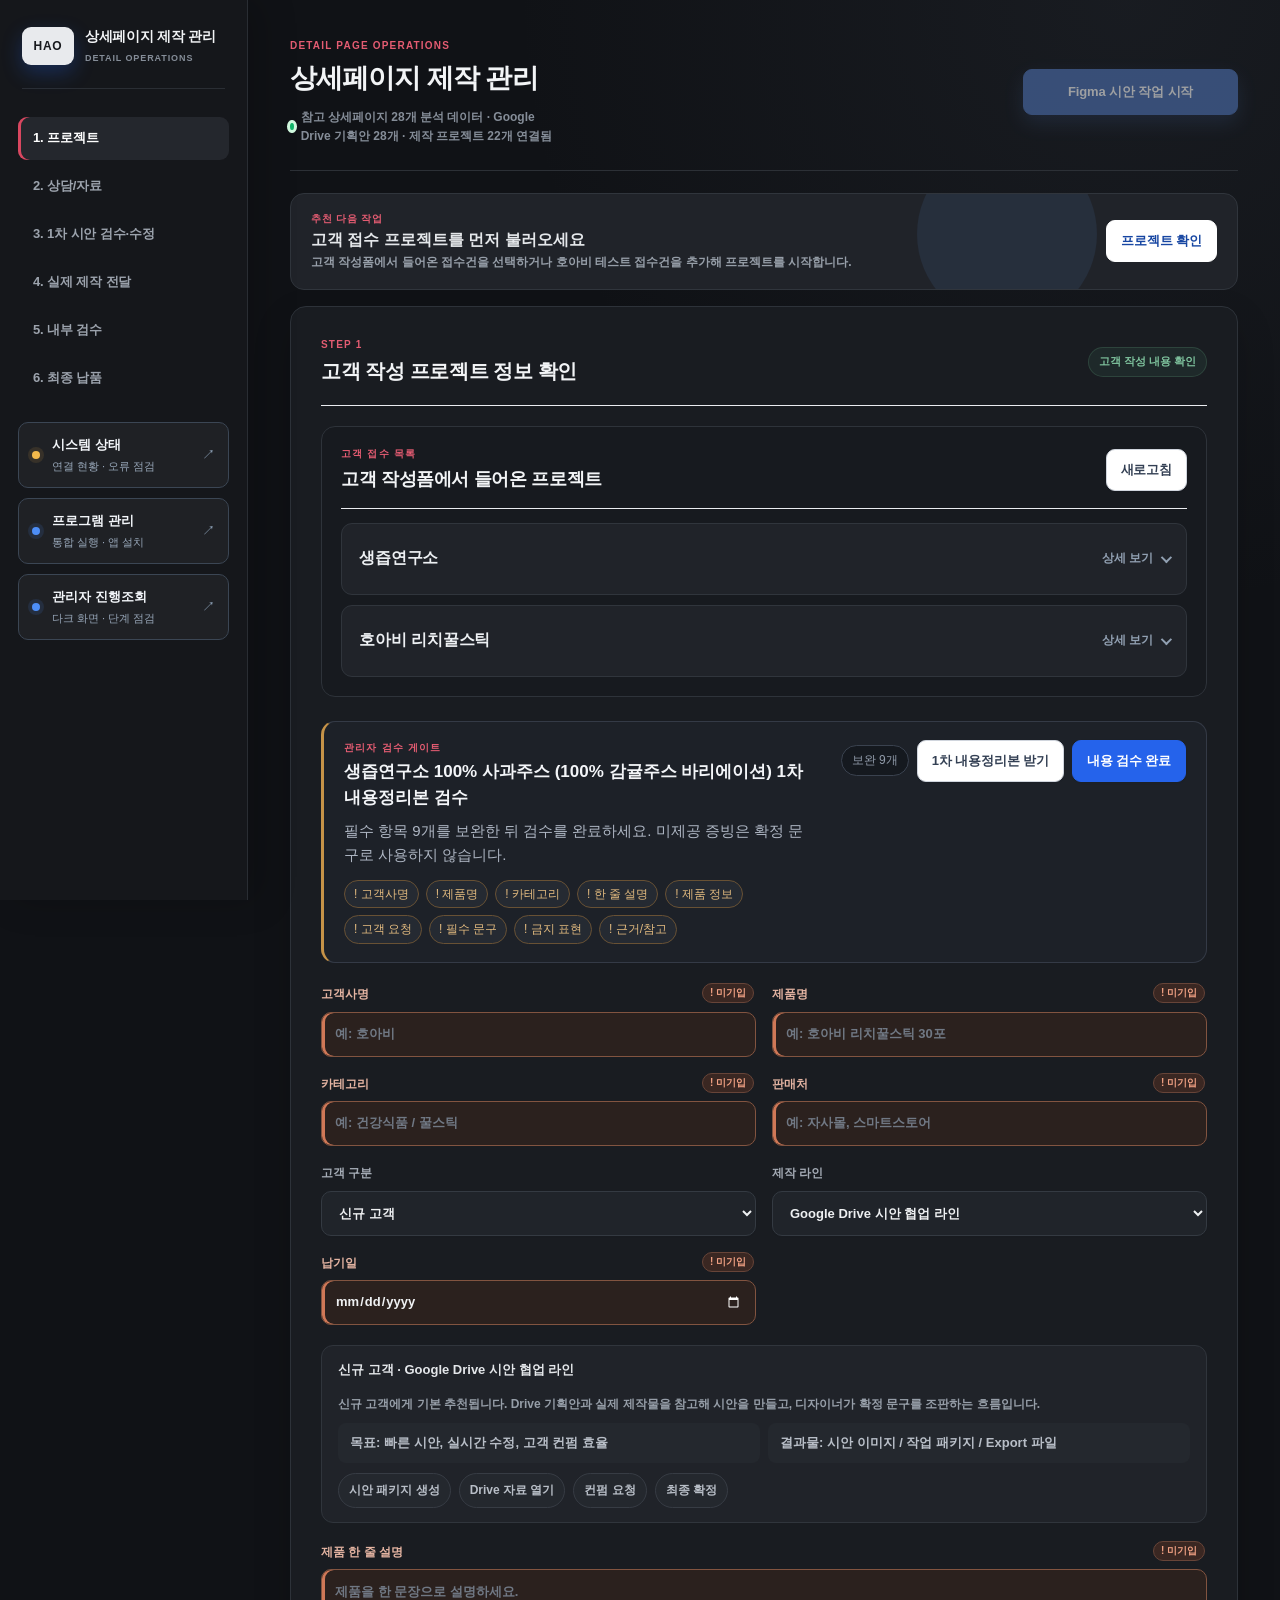
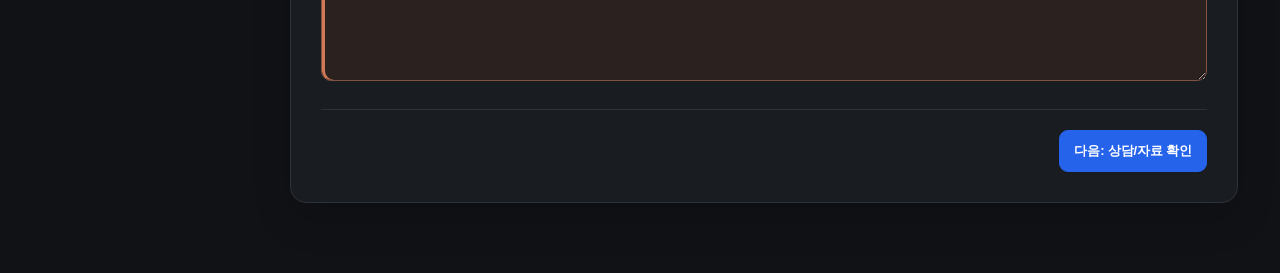
<file: index.html>
﻿<!doctype html>
<html lang="ko">
<head>
  <meta charset="utf-8">
  <meta name="viewport" content="width=device-width, initial-scale=1">
  <meta name="theme-color" content="#11151a">
  <title>AI 상세페이지 제작 보조 관리자툴</title>
  <link rel="manifest" href="app.webmanifest">
  <link rel="icon" href="assets/app-icons/hao-192.png" type="image/png">
  <link rel="stylesheet" href="styles.css?v=20260828-first-draft1">
  <script>
    if (new URLSearchParams(location.search).get("variant") !== "original-light") {
      document.documentElement.classList.add("admin-customer-clean");
      const cleanStyle = document.createElement("link");
      cleanStyle.rel = "stylesheet";
      cleanStyle.href = "admin-dark.css?v=20260901-intake1";
      document.head.appendChild(cleanStyle);
    }
  </script>
</head>
<body class="admin-page">
  <aside class="sidebar">
    <div class="brand">
      <span class="brand-mark">AI</span>
      <div>
        <strong>상세 자동화</strong>
        <small>Detail Operations</small>
      </div>
    </div>
    <nav class="steps" aria-label="작업 단계">
      <button class="step active" data-target="projects">1. 프로젝트</button>
      <button class="step" data-target="brief">2. 상담/자료</button>
      <button class="step internal-step" data-target="planning">3. AI 기획</button>
      <button class="step" data-target="drafts">3. 1차 시안 검수·수정</button>
      <button class="step" data-target="feedback" hidden aria-hidden="true">4. 고객 피드백</button>
      <button class="step" data-target="revision" hidden aria-hidden="true">5. 수정 시안/컨펌</button>
      <button class="step" data-target="psd">4. 실제 제작 전달</button>
      <button class="step" data-target="review">5. 내부 검수</button>
      <button class="step" data-target="delivery">6. 최종 납품</button>
    </nav>
    <a class="system-status-link" href="system-status.html">
      <span class="system-status-dot" aria-hidden="true"></span>
      <span>
        <strong>시스템 상태</strong>
        <small>연결 현황 · 오류 점검</small>
      </span>
      <span class="system-status-arrow" aria-hidden="true">↗</span>
    </a>
    <a class="system-status-link share-access-link" href="START_HERE.html">
      <span class="system-status-dot" aria-hidden="true"></span>
      <span>
        <strong>프로그램 관리</strong>
        <small>통합 실행 · 앱 설치</small>
      </span>
      <span class="system-status-arrow" aria-hidden="true">↗</span>
    </a>
    <a class="system-status-link share-access-link" href="track.html">
      <span class="system-status-dot" aria-hidden="true"></span>
      <span>
        <strong>관리자 진행조회</strong>
        <small>다크 화면 · 단계 점검</small>
      </span>
      <span class="system-status-arrow" aria-hidden="true">↗</span>
    </a>
  </aside>

  <main class="app">
    <header class="topbar">
      <div>
        <p class="eyebrow">DETAIL PAGE OPERATIONS</p>
        <h1>상세페이지 제작 관리</h1>
        <p class="reference-status" id="referenceStatus">참고 상세페이지 자료 확인 중</p>
      </div>
      <div class="actions">
        <button class="primary" id="generateAll">Figma 시안 작업 시작</button>
      </div>
    </header>

    <section class="operator-next-panel" id="operatorNextPanel" aria-live="polite">
      <div>
        <span>현재 진행 상태</span>
        <strong>프로젝트 정보를 확인하세요</strong>
        <p>고객 접수 목록에서 작업할 프로젝트를 불러오면 다음 단계가 자동으로 안내됩니다.</p>
      </div>
      <button class="primary small" id="nextActionButton" type="button" data-next-target="projects">프로젝트 확인</button>
    </section>

    <section class="panel active" id="projects">
      <div class="section-head">
        <div>
          <p class="eyebrow">Step 1</p>
          <h2>고객 작성 프로젝트 정보 확인</h2>
        </div>
        <span class="status">고객 작성 내용 확인</span>
      </div>
      <div class="lead-box">
        <div class="section-head compact">
          <div>
            <p class="eyebrow">고객 접수 목록</p>
            <h2>고객 작성폼에서 들어온 프로젝트</h2>
          </div>
          <div class="actions">
            <button class="secondary small" id="refreshCustomerProjects">새로고침</button>
          </div>
        </div>
        <div class="server-auth-panel" id="serverAuthPanel" hidden>
          <label for="serverAdminToken">중앙 서버 관리자 키</label>
          <input id="serverAdminToken" type="password" autocomplete="off" placeholder="관리자 키를 입력하세요">
          <button class="primary small" id="connectServerAdmin" type="button">인증하고 서버 불러오기</button>
          <button class="secondary small" id="cancelServerAdmin" type="button">닫기</button>
          <small id="serverAuthMessage">키는 현재 탭의 세션에만 보관되며 GitHub·HTML·로컬 프로젝트에는 저장되지 않습니다.</small>
        </div>
        <div class="lead-list" id="customerProjectList">아직 접수된 고객 작성 내용이 없습니다.</div>
      </div>
      <section class="project-review-gate is-pending" id="projectReviewGate" aria-live="polite">
        <div>
          <p class="eyebrow">관리자 검수 게이트</p>
          <h3 id="projectReviewTitle">프로젝트를 불러온 뒤 내용을 검수하세요</h3>
          <p id="projectReviewDescription">고객 원문과 1차 내용정리본을 비교하고, 사실·누락·증빙 상태를 확인해야 시안 생성이 열립니다.</p>
          <div class="project-review-checks" id="projectReviewChecks"></div>
        </div>
        <div class="project-review-actions">
          <span class="review-gate-status" id="projectReviewStatus">검수 전</span>
          <button class="secondary small" id="downloadContentSummary" type="button">1차 내용정리본 받기</button>
          <button class="primary small" id="approveProjectReview" type="button">내용 검수 완료</button>
        </div>
      </section>
      <div class="grid two">
        <label>고객사명<input id="clientName" placeholder="예: 호아비"></label>
        <label>제품명<input id="productName" placeholder="예: 호아비 리치꿀스틱 30포"></label>
        <label>카테고리<input id="category" placeholder="예: 건강식품 / 꿀스틱"></label>
        <label>판매처<input id="channel" placeholder="예: 자사몰, 스마트스토어"></label>
        <label>고객 구분
          <select id="customerType">
            <option value="new">신규 고객</option>
            <option value="existing">기존 고객</option>
          </select>
        </label>
        <label>제작 라인
          <select id="productionRoute">
            <option value="figma">Google Drive 시안 협업 라인</option>
            <option value="psd">PSD 고퀄리티 제작 라인</option>
          </select>
        </label>
        <label>납기일<input id="dueDate" type="date"></label>
      </div>
      <div class="route-summary" id="routeSummary">
        <strong>제작 라인</strong>
        <p>신규 고객은 Google Drive 기반 시안 협업 라인, 기존 고객은 PSD 기반 고퀄리티 라인을 기본으로 추천합니다.</p>
      </div>
      <label>제품 한 줄 설명<textarea id="oneLine" rows="3" placeholder="제품을 한 문장으로 설명하세요."></textarea></label>
      <div class="panel-nav">
        <button class="primary" data-go-panel="brief">다음: 상담/자료 확인</button>
      </div>
    </section>

    <section class="panel" id="brief">
      <div class="section-head">
        <div>
          <p class="eyebrow">Step 2</p>
          <h2>상담 내용 / 자료 입력</h2>
        </div>
      </div>
      <div class="workflow-guide" id="guide-brief">
        <strong>이 단계에서 할 일</strong>
        <p>고객이 작성한 제품 특징, 강조점, 금지 표현, 참고자료를 확인하고 부족한 내용만 보완하세요.</p>
      </div>
      <div class="grid two">
        <label>상담 요약<textarea id="consultSummary" rows="5"></textarea></label>
        <label>고객 요청사항<textarea id="clientRequests" rows="5"></textarea></label>
        <label>고객이 강조한 내용<textarea id="emphasis" rows="4"></textarea></label>
        <label>절대 쓰면 안 되는 표현<textarea id="banWords" rows="4"></textarea></label>
        <label>반드시 포함할 문구<textarea id="mustInclude" rows="4"></textarea></label>
        <label>참고/경쟁사 링크<textarea id="references" rows="4"></textarea></label>
      </div>
      <div class="upload-row">
        <button class="customer-asset-box" type="button" data-customer-assets="productImages">
          <strong>제품 이미지(고객 업로드)</strong><span>자료없음</span>
        </button>
        <button class="customer-asset-box" type="button" data-customer-assets="brandLogo">
          <strong>로고스펙 자료(고객 업로드)</strong><span>자료없음</span>
        </button>
        <button class="customer-asset-box" type="button" data-customer-assets="referenceFiles">
          <strong>참고 이미지(고객 업로드)</strong><span>자료없음</span>
        </button>
      </div>
      <div class="panel-nav">
        <button class="secondary" data-go-panel="projects">이전: 프로젝트</button>
        <button class="primary" data-go-panel="drafts" data-run-before="drafts">다음: 최적 시안 준비</button>
      </div>
    </section>

    <section class="panel option-panel internal-panel" id="options">
      <div class="section-head">
        <div>
          <p class="eyebrow">담당자 보정</p>
          <h2>기획 옵션 보정</h2>
        </div>
      </div>
      <div class="option-grid">
        <fieldset>
          <legend>기획 방향</legend>
          <label><input type="checkbox" name="direction" value="프리미엄 브랜드형">프리미엄 브랜드형</label>
          <label><input type="checkbox" name="direction" value="정보 전달형">정보 전달형</label>
          <label><input type="checkbox" name="direction" value="감성 스토리형">감성 스토리형</label>
          <label><input type="checkbox" name="direction" value="문제 해결형">문제 해결형</label>
          <label><input type="checkbox" name="direction" value="캐주얼/귀여운형">캐주얼/귀여운형</label>
        </fieldset>
        <fieldset>
          <legend>주요 타깃</legend>
          <label><input type="checkbox" name="target" value="건강 관심층">건강 관심층</label>
          <label><input type="checkbox" name="target" value="부모님 선물 구매층">부모님 선물 구매층</label>
          <label><input type="checkbox" name="target" value="직장인">직장인</label>
          <label><input type="checkbox" name="target" value="주부">주부</label>
          <label><input type="checkbox" name="target" value="시니어층">시니어층</label>
        </fieldset>
        <fieldset>
          <legend>상세페이지 목표</legend>
          <label><input type="checkbox" name="goal" value="구매 전환">구매 전환</label>
          <label><input type="checkbox" name="goal" value="브랜드 신뢰">브랜드 신뢰</label>
          <label><input type="checkbox" name="goal" value="제품 이해">제품 이해</label>
          <label><input type="checkbox" name="goal" value="선물 수요">선물 수요</label>
          <label><input type="checkbox" name="goal" value="고급 이미지">고급 이미지</label>
        </fieldset>
        <fieldset>
          <legend>강조 요소</legend>
          <label><input type="checkbox" name="highlight" value="원료">원료</label>
          <label><input type="checkbox" name="highlight" value="패키지">패키지</label>
          <label><input type="checkbox" name="highlight" value="선물성">선물성</label>
          <label><input type="checkbox" name="highlight" value="브랜드 스토리">브랜드 스토리</label>
          <label><input type="checkbox" name="highlight" value="휴대성">휴대성</label>
          <label><input type="checkbox" name="highlight" value="고급스러운 이미지">고급스러운 이미지</label>
        </fieldset>
        <fieldset>
          <legend>피해야 할 요소</legend>
          <label><input type="checkbox" name="avoid" value="과장 광고">과장 광고</label>
          <label><input type="checkbox" name="avoid" value="저가형 느낌">저가형 느낌</label>
          <label><input type="checkbox" name="avoid" value="의약품 오인">의약품 오인</label>
          <label><input type="checkbox" name="avoid" value="복잡한 디자인">복잡한 디자인</label>
          <label><input type="checkbox" name="avoid" value="홈쇼핑 스타일">홈쇼핑 스타일</label>
        </fieldset>
        <fieldset>
          <legend>제품 USP</legend>
          <label><input type="checkbox" name="usp" value="리치 원료">리치 원료</label>
          <label><input type="checkbox" name="usp" value="프리미엄 꿀">프리미엄 꿀</label>
          <label><input type="checkbox" name="usp" value="개별 스틱 포장">개별 스틱 포장</label>
          <label><input type="checkbox" name="usp" value="선물용 패키지">선물용 패키지</label>
          <label><input type="checkbox" name="usp" value="휴대 편의성">휴대 편의성</label>
        </fieldset>
      </div>
      <div class="grid two">
        <label>구성 비중<textarea id="contentRatio" rows="4"></textarea></label>
        <label>추가 메모<textarea id="optionMemo" rows="4"></textarea></label>
      </div>
    </section>

    <section class="panel internal-panel" id="planning">
      <div class="section-head">
        <div>
          <p class="eyebrow">Step 3</p>
          <h2>AI 기획 결과</h2>
        </div>
        <button class="primary small" id="generatePlan">AI 기획 생성</button>
      </div>
      <div class="workflow-guide" id="guide-planning">
        <strong>이 단계에서 할 일</strong>
        <p>고객 자료를 바탕으로 생성된 기획안을 확인하세요. 필요하면 담당자 보정 옵션을 열어 방향만 수정하면 됩니다.</p>
      </div>
      <details class="ai-orchestration-box">
        <summary>AI 워크플로우 상태</summary>
        <div class="ai-workflow-status" id="aiWorkflowStatus">아직 이 프로젝트에서 실행된 AI 작업이 없습니다.</div>
      </details>
      <details class="correction-box">
        <summary>담당자 보정 옵션 보기</summary>
        <p>고객 작성폼에서 선택한 방향이 기본으로 들어옵니다. 필요할 때만 여기서 기획 방향을 수정하세요.</p>
        <div id="planningOptionsMount"></div>
      </details>
      <div class="result" id="planResult">기획 결과가 여기에 표시됩니다.</div>
      <div class="panel-nav">
        <button class="secondary" data-go-panel="brief">이전: 상담/자료</button>
        <button class="primary" data-go-panel="drafts" data-run-before="drafts">다음: 1차 촬영·디자인 시안</button>
      </div>
    </section>

    <section class="panel" id="drafts">
      <div class="section-head">
        <div>
          <p class="eyebrow">Step 3 · FIRST DRAFT</p>
        <h2>1차 시안 검수·수정</h2>
        </div>
        <div class="planning-review-actions">
          <a class="secondary small button-link" href="planning/figma-workspace.html" target="_blank" rel="noopener">Figma 제작 프로세스 보기</a>
          <button class="primary small" id="generateDrafts">Figma 시안 작업 시작</button>
        </div>
      </div>
      <div class="workflow-guide" id="guide-drafts">
        <strong>1차 시안은 최종 디자인이 아닙니다</strong>
        <p>고객과 정리한 사실을 먼저 잠근 뒤 검증형 텍스트 기획, 3열 기획 보드, 구간별 고유 이미지, Figma 최종 조립, QA 순서로 제작합니다. 이전 정적 HTML 시안은 사용하지 않습니다.</p>
      </div>
      <section class="planning-review-card" id="planningReviewCard" hidden>
        <div class="planning-review-head">
          <div>
            <span class="planning-review-label">Codex 실행 전 · 구성 템플릿</span>
            <h3 id="planningReviewTitle">1차 시안 구성 기준</h3>
            <p id="planningReviewMeta">Codex 결과가 돌아오면 실제 1차 시안으로 교체합니다.</p>
          </div>
          <span class="planning-review-status" id="planningReviewStatus">검수 전</span>
        </div>
        <div class="planning-review-layout">
          <a class="planning-review-preview" id="planningReviewOpen" href="#" target="_blank" rel="noopener noreferrer">
            <img id="planningReviewImage" alt="1차 촬영 및 디자인 기획서 미리보기">
            <span>클릭해서 1차 시안 전체 보기</span>
          </a>
          <div class="planning-review-controls">
            <div class="planning-review-facts" id="planningReviewFacts"></div>
            <label>관리자 추가 코멘트 <small>전화·메신저로 받은 내용도 여기에 기록</small>
              <textarea id="planningRevisionNote" rows="5" placeholder="예: 고객과 통화 완료. 03번 사용 장면은 출근 전 아침 루틴으로 변경하고, 효능처럼 보이는 문구는 모두 제외"></textarea>
            </label>
            <div class="planning-review-actions">
              <button class="secondary small" id="savePlanningRevision" type="button">보완 코멘트 저장</button>
              <button class="primary small" id="approvePlanningReview" type="button">관리자 검수 완료</button>
            </div>
            <small>코멘트 저장 시 해당 부분만 보완하는 Codex 작업 지시서를 만들 수 있습니다.</small>
          </div>
        </div>
      </section>
      <section class="planning-collaboration" id="planningCollaboration" hidden>
        <div class="planning-collaboration-head">
          <div>
            <span>고객 피드백·컨펌</span>
            <h3>시안 위 코멘트와 유선 요청을 한곳에서 확인</h3>
          </div>
          <label class="comment-toggle"><input id="toggleCustomerComments" type="checkbox" checked> 고객 코멘트 표시</label>
        </div>
        <div class="planning-collaboration-grid">
          <div class="planning-comment-panel">
            <div class="planning-comment-summary">
              <strong id="planningCommentCount">고객 코멘트 0개</strong>
              <button class="secondary small" id="refreshPlanningComments" type="button">새로고침</button>
            </div>
            <ol id="planningCommentList" class="planning-comment-list">
              <li class="empty">아직 고객이 남긴 코멘트가 없습니다.</li>
            </ol>
          </div>
          <div class="planning-confirm-panel">
            <p id="planningConfirmStatus">아직 고객 컨펌을 요청하지 않았습니다.</p>
            <div class="planning-review-actions">
              <button class="primary small" id="requestPlanningConfirm" type="button">고객 컨펌 요청</button>
              <button class="secondary small" id="recallPlanningConfirm" type="button">컨펌 회수</button>
              <a class="secondary small button-link" id="openCustomerReview" href="customer-review.html" target="_blank" rel="noopener">고객 화면 열기</a>
            </div>
            <label>고객 전달용 접수번호·전화 뒤 4자리
              <input id="planningAccessGuide" readonly value="프로젝트를 불러오면 안내 정보가 표시됩니다.">
            </label>
            <button class="secondary small" id="createPlanningRevisionJob" type="button">Codex 부분 보완 지시서 만들기</button>
            <p class="planning-sync-note" id="planningSyncNote">브러시 코멘트는 현재 브라우저에서 즉시 연동됩니다. 중앙 피드백 서버 연결 전에는 다른 PC의 코멘트가 자동 동기화되지 않습니다.</p>
          </div>
        </div>
      </section>
      <div class="legacy-draft-controls" hidden aria-hidden="true">
      <details class="ai-orchestration-box">
        <summary>AI 품질 검수 결과</summary>
        <div class="result compact-result" id="aiQualityReview">Codex 결과 manifest를 불러오면 이미지·프롬프트·QA 상태가 표시됩니다.</div>
      </details>
      <div class="selected-layouts">
        <div>
          <span>최적 단일 추천 방향</span>
          <strong id="templateA">프리미엄 건강식품 01</strong>
          <p id="templateAReason">제품 정보 기반 추천 방향입니다.</p>
        </div>
        <div hidden aria-hidden="true">
          <span>B안 추천 방향</span>
          <strong id="templateB">원료 스토리형 01</strong>
          <p id="templateBReason">제품 정보 기반 추천 방향입니다.</p>
        </div>
      </div>
      <details class="image-api-settings" id="imageApiSettings">
        <summary>
          <span>Codex 반자동 작업 연결</span>
          <b>승인 DB · 무결성 해시 · 결과 manifest</b>
        </summary>
        <div class="image-api-settings-grid">
          <div class="image-api-fixed">
            <span>실행 방식</span>
            <strong>RUN_WITH_CODEX.md를 Codex에서 실행</strong>
          </div>
          <div class="image-api-fixed">
            <span>결과 반영</span>
            <strong>result-manifest.json 검증 후 불러오기</strong>
          </div>
          <button class="secondary small" id="importResultManifest" type="button">결과 manifest 불러오기</button>
          <input id="resultManifestInput" type="file" accept="application/json,.json" hidden>
        </div>
        <p id="aiStatus">API 키 없이 승인된 고객 DB를 Codex 작업 패키지로 생성합니다.</p>
        <small id="apiKeyHelp">관리자툴은 Codex 계정 사용량을 웹 API처럼 호출하지 않습니다. 내려받은 ZIP의 RUN_WITH_CODEX.md를 Codex에서 실행한 뒤 결과 manifest를 이 화면으로 가져오세요.</small>
      </details>
      <details class="draft-editor">
        <summary>시안 생성 조건 수정 <small>필요할 때만 열기</small></summary>
        <input id="draftTone" type="hidden" value="premium">
        <div class="draft-editor-grid">
          <label>사진 배치
            <select id="draftImagePosition">
              <option value="right">히어로 제품 오른쪽 · 카피 왼쪽</option>
              <option value="left">히어로 제품 왼쪽 · 카피 오른쪽</option>
              <option value="top">상단 제품 집중 · 아래 스토리</option>
              <option value="full">제품 중심 풀 비주얼</option>
            </select>
          </label>
          <label>시각적으로 검토할 핵심
            <select id="imageDraftVisualFocus">
              <option value="product">제품과 패키지 첫인상</option>
              <option value="ingredient">원료·소재 스토리</option>
              <option value="usage">사용·섭취 장면</option>
              <option value="gift">선물 가치와 패키지</option>
              <option value="structure">전체 정보 흐름과 위계</option>
            </select>
          </label>
          <label class="wide-field">이번 시안에서 확인할 것
            <textarea id="imageDraftGoal" rows="3" placeholder="예: 첫 화면에서 제품이 바로 인지되고, 중간 원료 장면과 선물 패키지 장면의 무드가 자연스럽게 이어지는지 확인"></textarea>
          </label>
        </div>
        <details class="draft-advanced-options">
          <summary>고급 조건</summary>
          <div class="draft-advanced-grid">
            <label>추천 방향
              <select id="imageDraftDirection">
                <option value="A">최적 단일 방향 · 고객 사실과 레퍼런스 교차 분석</option>
              </select>
            </label>
            <label>시안 정보 밀도
              <select id="draftDensity">
                <option value="balanced">균형형 · 4개 장면</option>
                <option value="rich">풍부형 · 5~6개 장면</option>
                <option value="simple">집중형 · 3개 장면</option>
              </select>
            </label>
            <label>이미지 안의 문구 범위
              <select id="imageDraftCopyPolicy">
                <option value="hero">핵심 헤드라인만</option>
                <option value="placeholder">문구 없이 조판 자리만</option>
                <option value="minimal">헤드라인과 짧은 키워드만</option>
              </select>
            </label>
            <label>메인 카피
              <input id="draftMainCopy" placeholder="비워두면 고객의 한 줄 설명을 사용합니다">
            </label>
            <label>고객 자료 반영 강도
              <select id="imageDraftReferenceStrength" disabled>
                <option value="high">높음 · 제품/로고 형태 우선 고정</option>
              </select>
            </label>
          </div>
        </details>
        <div class="draft-editor-actions">
          <button class="primary small" id="applyDraftEdits">작업 패키지 만들기</button>
          <button class="secondary small" id="copyImagePrompt">생성 프롬프트 복사</button>
          <button class="secondary small" id="connectProductionFolder" type="button">작업 폴더 연결</button>
          <button class="secondary small" id="cancelImageGeneration" type="button" hidden>생성 취소</button>
          <p>완성 상세페이지가 아니라 디자이너가 방향·구성·무드를 판단하는 세로형 시안 보드를 생성합니다.</p>
          <p class="production-folder-status" id="productionFolderStatus">폴더 미연결 · 생성 결과는 현재 브라우저에 우선 보관됩니다.</p>
        </div>
        <div class="image-generation-notice" id="imageGenerationNotice" aria-live="polite">
          <span></span>
          <div>
            <strong>패키지 준비</strong>
            <p>고객 자료와 조건을 확인한 뒤 Codex 작업 패키지를 생성하세요.</p>
          </div>
        </div>
      </details>

      <div class="image-draft-flow" aria-label="이미지 시안 협업 단계">
        <span class="done"><b>1</b> 고객 자료 고정</span>
        <span class="active" id="imageFlowBrief"><b>2</b> 생성 브리프</span>
        <span id="imageFlowDraft"><b>3</b> 이미지 시안</span>
        <span id="imageFlowReview"><b>4</b> 내부 검토</span>
        <span id="imageFlowHandoff"><b>5</b> 디자이너 전달</span>
      </div>

      <div class="image-draft-studio">
        <section class="image-draft-canvas">
          <div class="image-draft-card-head">
            <div>
              <span class="status-dot" id="imageDraftStatus">초안 준비</span>
              <strong id="imageDraftTitle">상세페이지 방향성 시안</strong>
            </div>
            <div class="image-draft-card-actions">
              <input id="imageDraftFile" type="file" accept="image/png,image/jpeg,image/webp" hidden>
              <button class="secondary small" id="registerImageDraft" type="button">이미지 시안 등록</button>
              <button class="secondary small" id="openImageDraft" type="button">원본 보기</button>
              <button class="primary small" id="completeImageReview" type="button">내부 검토 완료</button>
            </div>
          </div>
          <div class="image-draft-viewport" id="imageDraftViewport" data-fit="contain" data-position="center">
            <img id="imageDraftPreview" alt="이미지 생성 상세페이지 시안" hidden>
            <div class="image-draft-empty" id="imageDraftEmpty">
              <strong>이미지 시안 대기</strong>
              <p>Codex 작업 패키지를 실행한 결과 PNG·JPG를 등록하세요.</p>
            </div>
            <div class="image-draft-copy" id="imageDraftCopyOverlay" hidden></div>
          </div>
          <div class="image-draft-meta">
            <span id="imageDraftFileName">파일 미등록</span>
            <span>원본 픽셀은 코드로 변경하지 않음</span>
            <span id="imageDraftUpdatedAt">검토 기록 없음</span>
          </div>
        </section>

        <aside class="image-draft-inspector">
          <details>
            <summary>브리프·검토 화면 설정</summary>
            <div class="image-draft-inspector-body">
          <section class="inspector-block">
            <div class="mini-section-head">
              <span>생성 입력</span>
              <strong>디자이너와 Codex가 함께 보는 브리프</strong>
            </div>
            <textarea id="imageDraftBrief" rows="12" placeholder="브리프 생성 버튼을 누르면 고객 자료와 최적 단일 방향을 바탕으로 자동 작성됩니다."></textarea>
            <div class="fact-lock-list" id="imageDraftFactLocks">
              <span>제품명 고정</span>
              <span>패키지 형태 고정</span>
              <span>수치·인증 임의 생성 금지</span>
            </div>
          </section>

          <section class="inspector-block">
            <div class="mini-section-head">
              <span>코드 보정</span>
              <strong>이미지는 그대로 두고 검토 화면만 조정</strong>
            </div>
            <div class="code-adjust-grid">
              <label>보기 방식
                <select id="imageDraftFit">
                  <option value="contain">전체 보기</option>
                  <option value="cover">화면 채우기</option>
                </select>
              </label>
              <label>기준 위치
                <select id="imageDraftPosition">
                  <option value="center">가운데</option>
                  <option value="top">상단</option>
                  <option value="bottom">하단</option>
                </select>
              </label>
              <label class="wide-field">확대 <output id="imageDraftZoomValue">100%</output>
                <input id="imageDraftZoom" type="range" min="70" max="160" value="100">
              </label>
              <label class="check-field">
                <input id="imageDraftShowCopy" type="checkbox">
                메인 카피 검토용 오버레이 표시
              </label>
            </div>
            <button class="secondary small" id="applyImagePresentation" type="button">검토 화면에 적용</button>
            <p class="inspector-note">제품 모양·배경·텍스트 픽셀 수정은 이미지 재생성 요청으로 보내고, 코드는 확대·위치·검토 문구만 다룹니다.</p>
          </section>
            </div>
          </details>
        </aside>
      </div>

      <section class="revision-desk">
        <div class="revision-desk-head">
          <div>
            <span>수정·전달 기록</span>
            <h3>디자이너에게 바로 전달할 수정 요청</h3>
          </div>
          <span class="handoff-status" id="imageHandoffStatus">전달 전</span>
        </div>
        <textarea id="imageRevisionRequest" rows="4" placeholder="예: 제품 패키지는 유지하고 첫 화면의 리치 원물 비중을 줄여주세요. 하단 작은 정보 글자는 이미지에 생성하지 말고 디자이너 조판 영역으로 비워주세요."></textarea>
        <div class="revision-desk-actions">
          <button class="primary small" id="addImageRevision" type="button">수정 요청 기록</button>
          <button class="secondary small" id="copyDesignerHandoff" type="button">디자이너 전달본 복사</button>
          <button class="secondary small" id="resetImageDraftWorkflow" type="button">검토 상태 초기화</button>
        </div>
        <ol class="revision-timeline" id="imageRevisionLog">
          <li class="empty">아직 기록된 수정 요청이 없습니다.</li>
        </ol>
      </section>

      <div class="legacy-draft-engine" hidden aria-hidden="true">
        <div class="draft-quality-dashboard" id="draftQualityDashboard"></div>
        <div class="draft-workspace customer-preview-mode">
          <aside class="draft-section-sidebar">
            <div class="choice-toggle stacked">
              <button class="choice active" data-edit-draft="A">A안 편집</button>
              <button class="choice" data-edit-draft="B">B안 편집</button>
            </div>
            <ol id="studioSectionList"></ol>
          </aside>
          <main class="draft-preview-stage">
            <div class="studio-toolbar">
              <span id="studioDraftLabel">A안 편집 중</span>
              <strong id="studioTemplateLabel">프리미엄 건강식품 01</strong>
              <button id="toggleGuideMode" type="button">가이드</button>
              <button id="openPlanModal" type="button">기획</button>
              <button id="applySectionEdits" type="button">반영</button>
            </div>
            <div class="draft-grid">
              <article id="draftA"></article>
              <article id="draftB"></article>
            </div>
          </main>
          <aside class="draft-edit-panel">
            <strong id="activeSectionTitle"></strong>
            <div id="sectionEditList"></div>
          </aside>
        </div>
        <div id="templateLibrary"></div>
        <select id="templateCategoryFilter"><option value="전체">전체</option></select>
        <select id="templatePurposeFilter"><option value="전체">전체</option></select>
        <select id="templateDifficultyFilter"><option value="전체">전체</option></select>
        <ol id="sectionLayoutA"></ol>
        <ol id="sectionLayoutB"></ol>
        <ol id="photoConceptList"></ol>
        <div id="imageSlotStatusList"></div>
        <div id="photoGridPrompt"></div>
      </div>

      <details class="image-production-notes">
        <summary>섹션별 이미지 제작 메모 보기</summary>
        <div class="production-note-grid">
          <article>
            <strong>AI 이미지로 만들 영역</strong>
            <p>메인 무드, 원료·사용 장면, 제품이 놓인 환경, 선물 상황처럼 시각 판단이 필요한 장면을 섹션별로 생성합니다.</p>
          </article>
          <article>
            <strong>디자이너가 조판할 영역</strong>
            <p>제품명, 수치, 원재료, 인증, 표·주의사항, CTA처럼 정확해야 하는 정보는 생성 이미지에 굽지 않고 별도 텍스트로 유지합니다.</p>
          </article>
          <article>
            <strong>재생성이 필요한 경우</strong>
            <p>제품 외형 왜곡, 로고 오기, 원료 오인, 장면 자체 변경은 코드 수정이 아니라 이미지 재생성 요청으로 기록합니다.</p>
          </article>
        </div>
      </details>
      <div class="mail-block">
        <div class="section-head compact">
          <div>
            <p class="eyebrow">고객 발송</p>
            <h2>최적 시안 전달 메일</h2>
          </div>
          <div class="mail-actions">
            <button class="secondary small" id="runClientPreflight">발송 전 점검</button>
            <button class="secondary small" id="generateClientMail">메일 초안 생성</button>
            <button class="secondary small" id="copyClientMail">메일 내용 복사</button>
            <button class="primary small" id="openClientMail">메일 앱 열기</button>
          </div>
        </div>
        <div class="preflight-panel" id="clientPreflightResult">
          <strong>발송 전 점검 대기</strong>
          <p>최적 단일 시안을 생성한 뒤 고객에게 보낼 수 있는 상태인지 점검합니다.</p>
        </div>
        <div class="result" id="clientMailResult">시안 생성 후 고객에게 보낼 메일 초안이 여기에 표시됩니다.</div>
      </div>
      <div class="panel-nav">
        <button class="secondary" data-go-panel="brief">이전: 상담/자료 확인</button>
        <button class="primary" data-go-panel="feedback">다음: 고객 피드백</button>
      </div>
      <div class="studio-modal" id="planModal" hidden>
        <div class="studio-modal-card">
          <div class="studio-modal-head">
            <strong>상세페이지 기획안 확인</strong>
            <button class="secondary small" data-close-modal="planModal">닫기</button>
          </div>
          <div class="layout-columns">
            <article>
              <h3>A안 섹션</h3>
              <ol id="modalSectionA">
                <li>시안 생성 후 표시됩니다.</li>
              </ol>
            </article>
            <article>
              <h3>B안 섹션</h3>
              <ol id="modalSectionB">
                <li>시안 생성 후 표시됩니다.</li>
              </ol>
            </article>
          </div>
        </div>
      </div>
      </div>
      <div class="panel-nav">
        <button class="secondary" data-go-panel="brief">이전: 상담/자료 확인</button>
        <button class="primary" data-go-panel="psd">다음: 실제 상세페이지 제작 전달</button>
      </div>
    </section>

    <section class="panel" id="feedback">
      <div class="section-head">
        <div>
          <p class="eyebrow">Step 5</p>
          <h2>고객 피드백 입력</h2>
        </div>
      </div>
      <div class="workflow-guide" id="guide-feedback">
        <strong>이 단계에서 할 일</strong>
        <p>고객이 최적 단일 시안을 확인하고 회신한 내용을 입력하세요. 이 내용은 다음 단계의 수정 시안 기준으로 정리됩니다.</p>
      </div>
      <div class="feedback-helper">
        <strong>고객 회신에서 확인할 내용</strong>
        <ul>
          <li>선택 방향: 현재 방향 유지 / 일부 수정 / 재시안 요청</li>
          <li>마음에 드는 부분과 유지할 부분</li>
          <li>수정하고 싶은 문구, 색상, 섹션</li>
          <li>더 강조하거나 제외할 제품 장점</li>
          <li>이미지 관련 요청: 제품 사진 교체, 촬영 희망, 현재 방향 유지</li>
        </ul>
      </div>
      <div class="grid two">
        <label>고객 선택 방향
          <select id="clientChoice">
            <option>최적 방향 유지</option>
            <option>현재 방향 + 일부 수정</option>
            <option>재시안 요청</option>
          </select>
        </label>
        <label>담당자 메모<input id="managerMemo" placeholder="예: 선물 패키지 강조 요청"></label>
      </div>
      <label>고객 회신 내용<textarea id="clientReply" rows="5" placeholder="고객 메일 회신 내용을 붙여넣으세요."></textarea></label>
      <div class="feedback-analysis-panel" id="feedbackAnalysisResult">
        <strong>피드백 분석 대기</strong>
        <p>고객 회신을 입력하면 선택 시안에 반영할 수정 방향을 자동으로 정리합니다.</p>
      </div>
      <div class="panel-nav">
        <button class="secondary" data-go-panel="drafts">이전: 최적 단일 시안</button>
        <button class="primary" data-go-panel="revision" data-run-before="revision">다음: 수정 시안 생성</button>
      </div>
    </section>

    <section class="panel" id="revision">
      <div class="section-head">
        <div>
          <p class="eyebrow">Step 6</p>
          <h2>AI 수정 시안 / 고객 컨펌</h2>
        </div>
        <button class="primary small" id="generateRevision">수정 시안 생성</button>
      </div>
      <div class="workflow-guide" id="guide-revision">
        <strong>이 단계에서 할 일</strong>
        <p>고객 피드백을 반영한 수정 방향을 AI가 한 번 더 정리합니다. 이 수정 시안을 고객에게 컨펌받은 뒤 PSD 작업으로 넘기세요.</p>
      </div>
      <div class="result" id="revisionResult">고객 피드백을 반영한 수정 시안 요약이 여기에 표시됩니다.</div>
      <div class="mail-block">
        <div class="section-head compact">
          <div>
            <p class="eyebrow">고객 컨펌</p>
            <h2>수정 시안 컨펌 메일</h2>
          </div>
          <div class="mail-actions">
            <button class="secondary small" id="copyRevisionMail">메일 내용 복사</button>
            <button class="primary small" id="openRevisionMail">메일 앱 열기</button>
          </div>
        </div>
        <div class="result" id="revisionMailResult">수정 시안 컨펌 요청 메일이 여기에 표시됩니다.</div>
      </div>
      <div class="panel-nav">
        <button class="secondary" data-go-panel="feedback">이전: 고객 피드백</button>
        <button class="primary" data-go-panel="psd" data-run-before="handoff">다음: PSD 작업 지시</button>
      </div>
    </section>

    <section class="panel" id="psd">
      <div class="section-head">
        <div>
          <p class="eyebrow">Step 7</p>
          <h2>제작 전달 패키지</h2>
        </div>
        <button class="primary small" id="generateHandoff">PSD 작업 지시서 생성</button>
      </div>
      <div class="workflow-guide" id="guide-psd">
        <strong>이 단계에서 할 일</strong>
        <p>고객 타입과 제작 라인에 따라 Google Drive 시안 작업 패키지 또는 PSD 작업 지시서를 생성합니다.</p>
      </div>
      <div class="route-action-panel">
        <div>
          <p class="eyebrow" id="routeActionKicker">제작 라인</p>
          <h3 id="routeActionTitle">제작 라인 액션</h3>
          <p id="routeActionText">프로젝트 정보에 따라 필요한 전달 버튼이 표시됩니다.</p>
        </div>
        <div class="route-action-buttons">
          <button class="secondary small" id="generateFigmaBrief">시안 작업 패키지 생성</button>
          <button class="secondary small" id="openFigmaPlaceholder">Google Drive 레퍼런스 열기</button>
          <button class="secondary small" id="confirmRequestFromRoute">컨펌 요청</button>
          <button class="secondary small" id="finalizeRoute">최종 확정</button>
        </div>
      </div>
      <div class="preflight-panel needs-check" id="handoffPreflightResult">
        <strong>제작 전달 전 체크</strong>
        <p>최적 단일 시안 생성과 고객 컨펌 후 제작 전달 가능 여부가 여기에 표시됩니다.</p>
      </div>
      <div class="result" id="handoffResult">PSD 작업 지시서와 바이버 메시지가 여기에 표시됩니다.</div>
      <div class="panel-nav">
        <button class="secondary" data-go-panel="revision">이전: 수정 시안/컨펌</button>
        <button class="primary" data-go-panel="review">다음: 내부 검수</button>
      </div>
    </section>

    <section class="panel" id="review">
      <div class="section-head">
        <div>
          <p class="eyebrow">Step 8</p>
          <h2>내부 검수</h2>
        </div>
      </div>
      <div class="workflow-guide" id="guide-review">
        <strong>이 단계에서 할 일</strong>
        <p>디자이너 작업물이 AI 시안과 맞는지, 이미지/카피/표현/납품 파일을 체크하세요.</p>
      </div>
      <div class="review-route-guide" id="reviewRouteGuide">
        <strong>제작 라인 검수 기준</strong>
        <p>선택한 제작 라인에 따라 PSD/이미지 시안 검수 포인트가 자동으로 정리됩니다.</p>
      </div>
      <div class="checklist">
        <label><input type="checkbox"> PSD/이미지 시안 작업 파일 열림 확인</label>
        <label><input type="checkbox"> JPG/PNG 미리보기 수신 확인</label>
        <label><input type="checkbox"> AI 시안과 레이아웃 유사도 확인</label>
        <label><input type="checkbox"> 섹션 순서와 카피 구조 확인</label>
        <label><input type="checkbox"> 광고형 고밀도 포스터 구간이 단순 박스가 아닌 실제 상세 디자인처럼 구현됨</label>
        <label><input type="checkbox"> 촬영/합성 방향 구간의 이미지 슬롯과 최종 교체 기준 확인</label>
        <label><input type="checkbox"> 구매 설득 마감 구간의 제품컷, 이유 카드, CTA 연결 확인</label>
        <label><input type="checkbox"> 제품명, 30포 구성, 정보 오탈자 확인</label>
        <label><input type="checkbox"> 과장 광고/의약품 오인 표현 없음</label>
        <label><input type="checkbox"> 모바일 가독성 확인</label>
        <label><input type="checkbox"> PSD 레이어 또는 이미지 시안 섹션별 정리 확인</label>
        <label><input type="checkbox"> 최종 PNG/JPG 전체 미리보기와 분할 기준 확인</label>
      </div>
      <div class="panel-nav">
        <button class="secondary" data-go-panel="psd">이전: PSD 작업 지시</button>
        <button class="primary" data-go-panel="delivery" data-run-before="finalMail">다음: 최종 납품</button>
      </div>
    </section>

    <section class="panel" id="delivery">
      <div class="section-head">
        <div>
          <p class="eyebrow">Step 9</p>
          <h2>최종 납품 / 파일 전달 메일</h2>
        </div>
        <button class="primary small" id="generateFinalMail">최종 납품 메일 생성</button>
      </div>
      <div class="workflow-guide" id="guide-delivery">
        <strong>이 단계에서 할 일</strong>
        <p>컨펌 완료된 제작 라인 기준으로 PNG/JPG, 분할페이지, PSD 원본 또는 시안 Export 파일 안내를 정리하세요.</p>
      </div>
      <div class="result" id="finalMail">최종 납품 메일 초안이 여기에 표시됩니다.</div>
      <div class="panel-nav">
        <button class="secondary" data-go-panel="review">이전: 내부 검수</button>
      </div>
    </section>
  </main>

  <dialog class="project-delete-dialog" id="projectDeleteDialog" aria-labelledby="projectDeleteTitle">
    <div class="delete-dialog-icon">!</div>
    <div>
      <p class="eyebrow">영구 삭제 안내</p>
      <h2 id="projectDeleteTitle">이 프로젝트를 영구 삭제할까요?</h2>
      <p><strong id="projectDeleteName">선택한 프로젝트</strong>의 고객 작성 내용, 서버 원본 파일, 현재 브라우저 보관본이 함께 삭제됩니다.</p>
      <p class="delete-dialog-warning">서버에서 5분짜리 일회용 삭제 승인을 받은 뒤 실행되며, 취소하거나 복구할 수 없습니다.</p>
      <label class="delete-confirm-field" for="projectDeleteConfirmText">
        <span>확인을 위해 프로젝트명을 그대로 입력</span>
        <input id="projectDeleteConfirmText" type="text" autocomplete="off" spellcheck="false">
      </label>
      <p class="delete-dialog-error" id="projectDeleteError" role="alert"></p>
    </div>
    <div class="delete-dialog-actions">
      <button class="secondary" id="cancelProjectDelete" type="button">아니요, 유지</button>
      <button class="danger-confirm" id="confirmProjectDelete" type="button">예, 영구 삭제</button>
    </div>
  </dialog>

  <dialog class="customer-assets-dialog" id="customerAssetsDialog" aria-labelledby="customerAssetsTitle">
    <div class="assets-dialog-head">
      <div><p class="eyebrow">CUSTOMER FILES</p><h2 id="customerAssetsTitle">고객 제출 자료</h2></div>
      <button class="secondary small" id="closeCustomerAssets" type="button">닫기</button>
    </div>
    <div class="customer-assets-list" id="customerAssetsList"></div>
  </dialog>

  <script src="hao-config.js?v=20260820-drive1"></script>
  <script src="workflow-core.js?v=20260902-semantic"></script>
  <script src="intake-triage.js?v=20260901-intake1"></script>
  <script src="submission-sync.js?v=20260909-stable1"></script>
  <script src="data/detail-template-dataset.js"></script>
  <script src="data/company-reference-dataset.js?v=20260902-drive28"></script>
  <script src="concept-process.js?v=20260909-stable1"></script>
  <script src="figma-workflow.js?v=20260909-stable1"></script>
  <script src="data/company-reference-auto.js?v=20260902-drive28"></script>
  <script src="data/public-customer-projects.js?v=20260901-legacy-receipt2"></script>
  <script>
    if (["", "localhost", "127.0.0.1"].includes(location.hostname)
      && new URLSearchParams(location.search).get("mode") !== "public") {
      document.write('<script src="data/local-customer-projects.js?v=20260819-3"><\/script>');
    }
  </script>
  <script src="customer-file-store.js?v=20260909-stable1"></script>
  <script src="detailpage-render.js?v=20260826-m5"></script>
  <script src="comms-output.js?v=20260826-m5b"></script>
  <script src="app.js?v=20260909-stable1"></script>
  <script src="packaging-bridge.js?v=20260820-1"></script>
  <script src="mvp-codex-package.js?v=20260828-first-draft1"></script>
  <script src="pwa-install.js?v=20260820-3"></script>
  <script>
    if (document.documentElement.classList.contains("admin-customer-clean")) {
      const cleanScript = document.createElement("script");
      cleanScript.src = "admin-dark.js?v=20260819-1";
      document.body.appendChild(cleanScript);
    }
  </script>
</body>
</html>
</file>
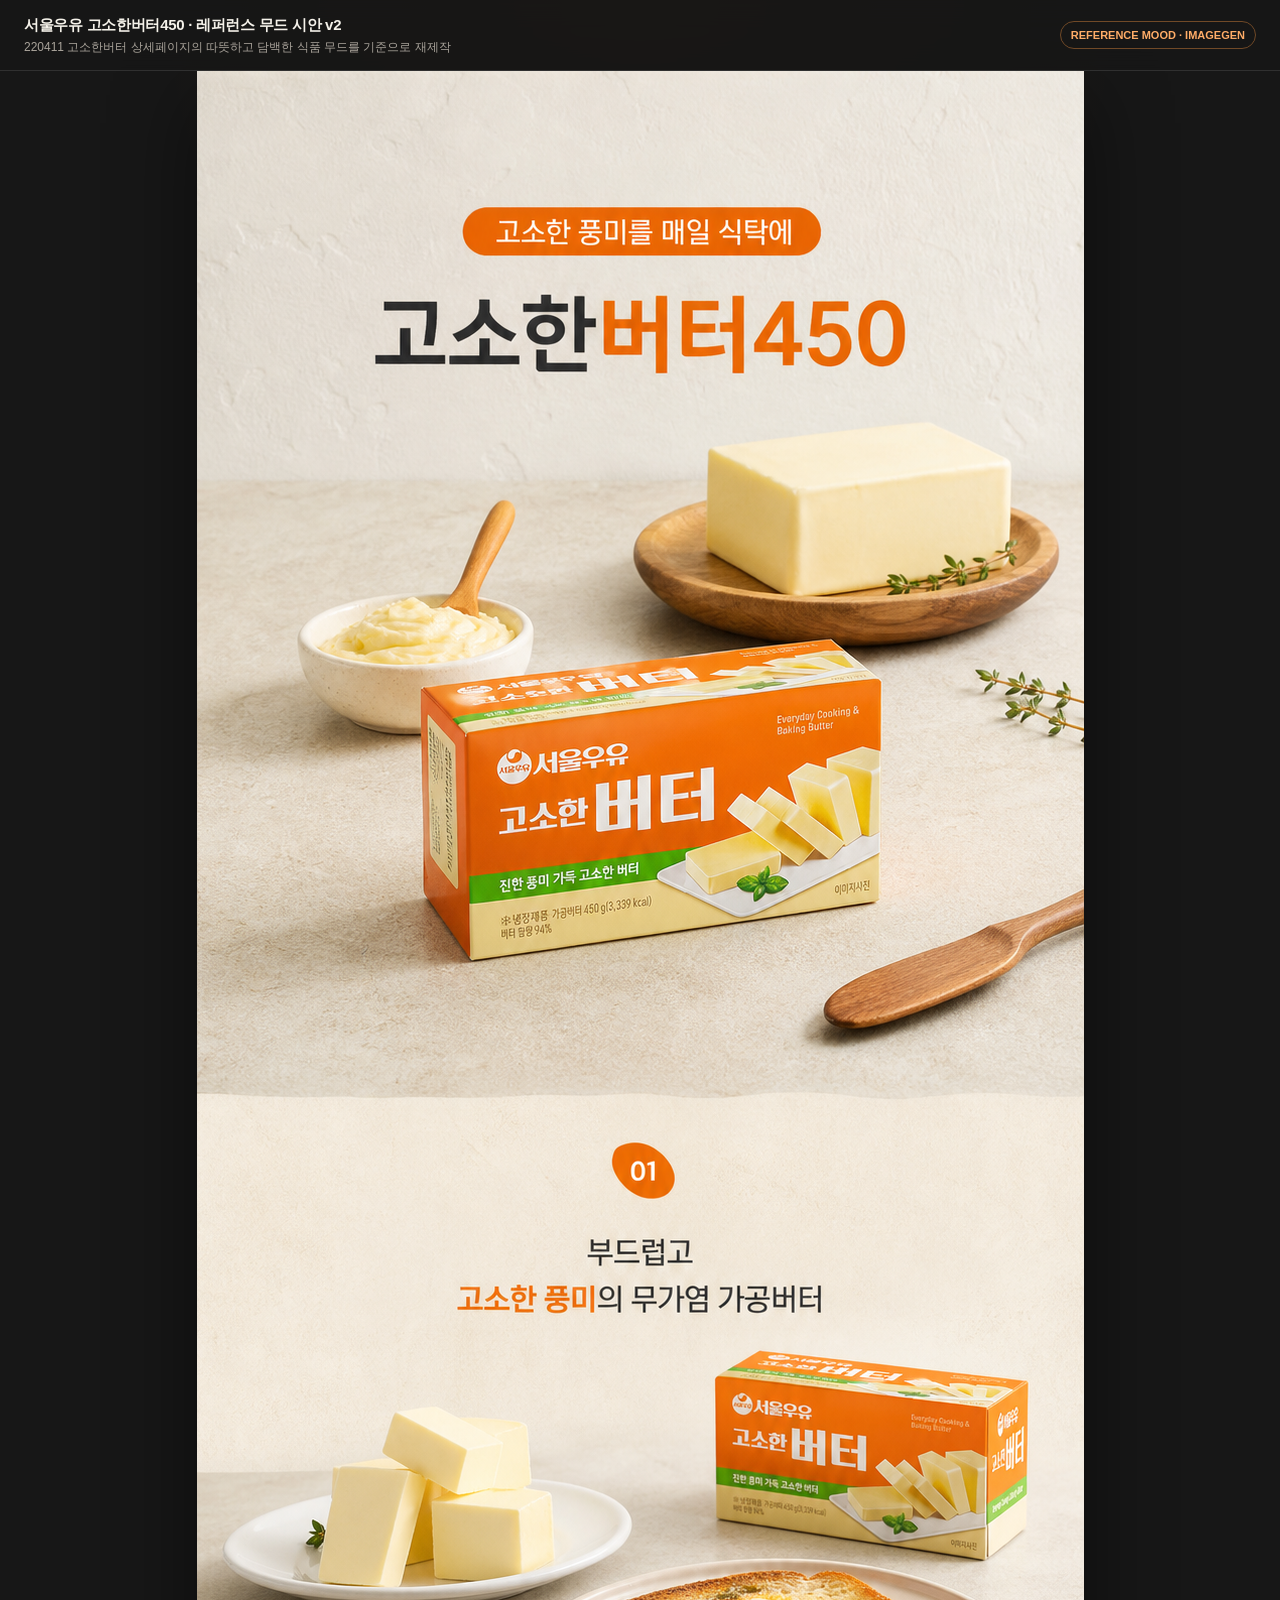
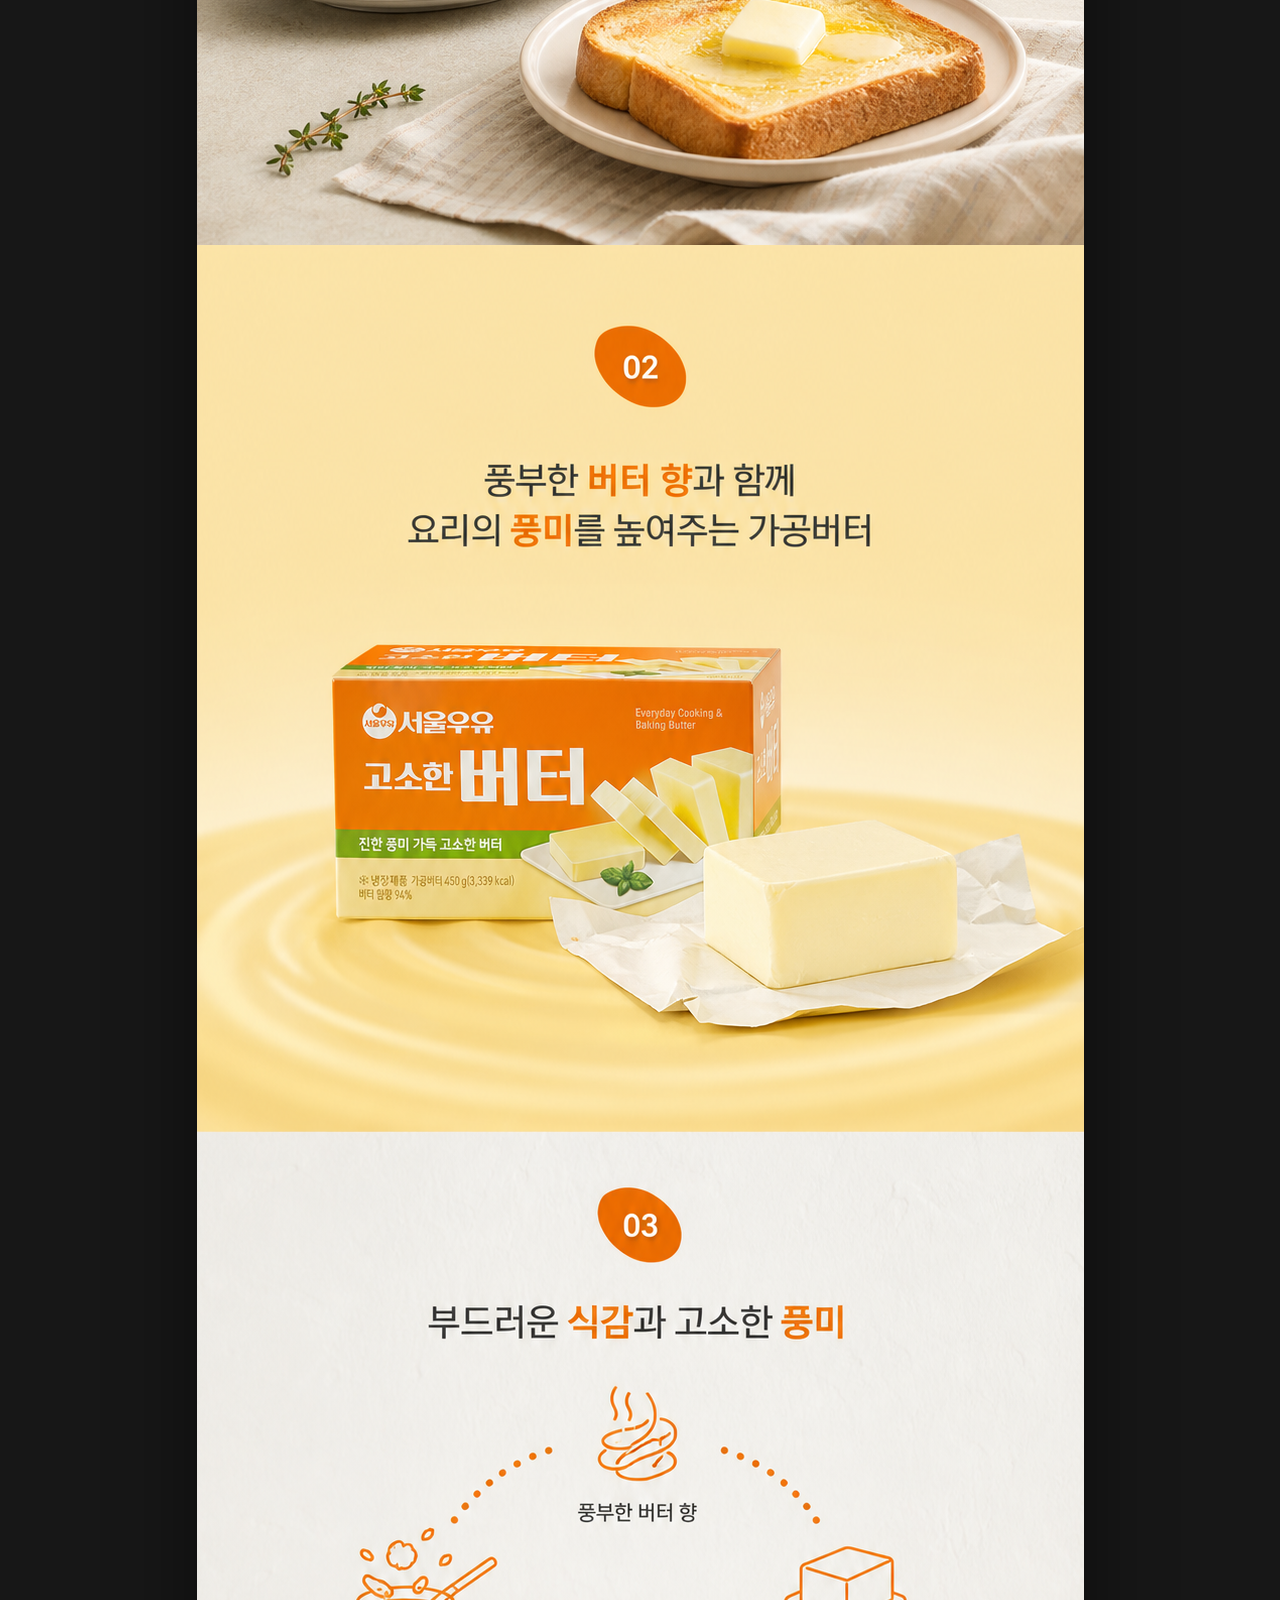
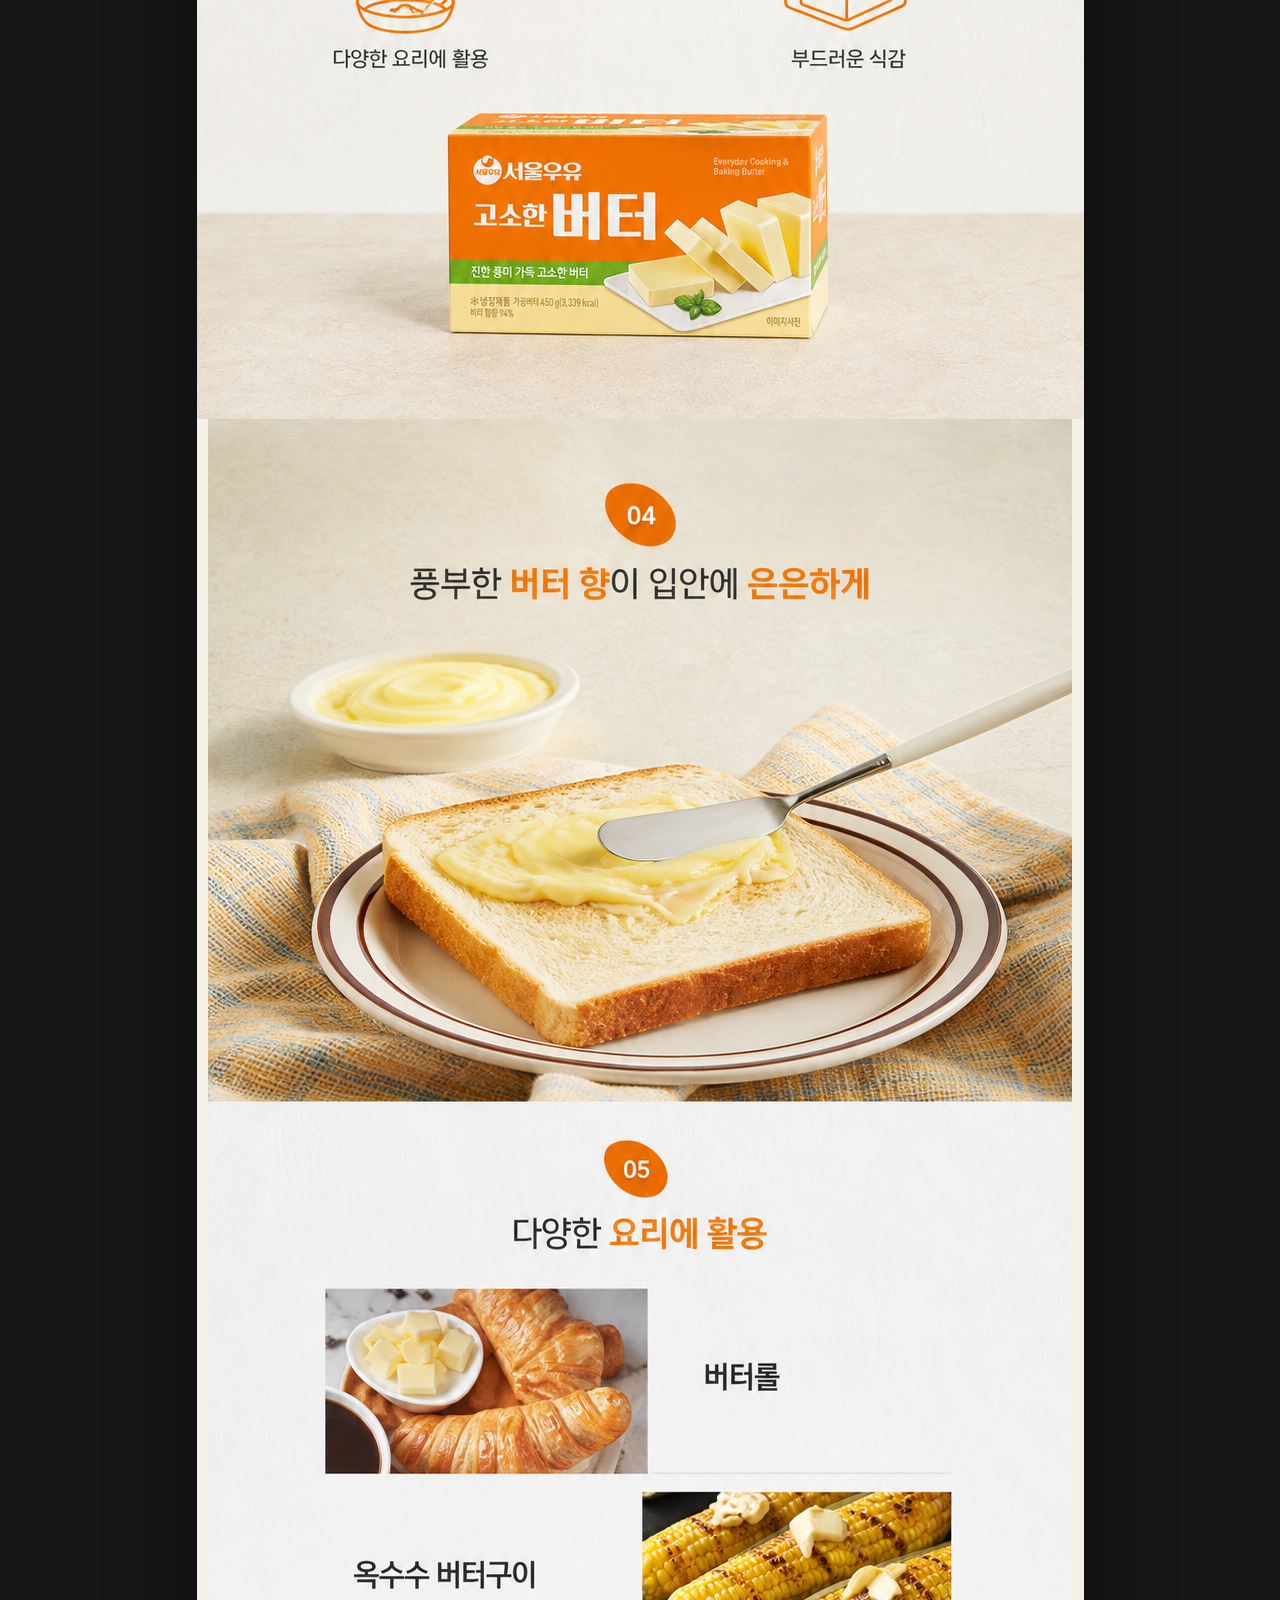
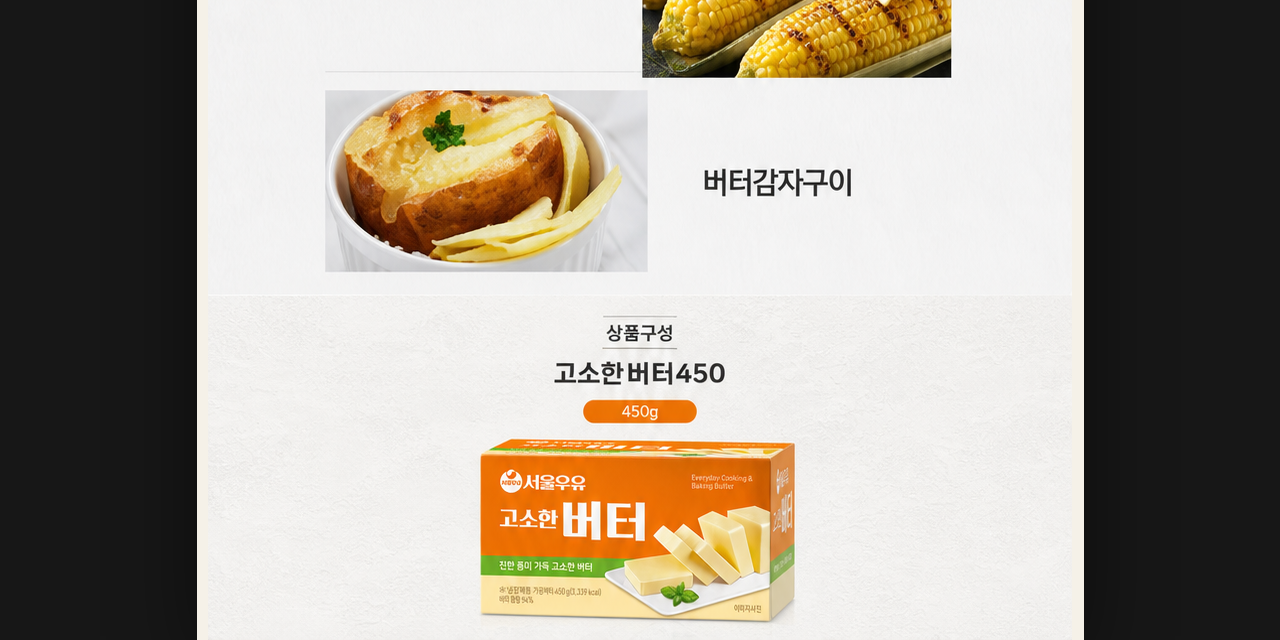
<file: 상세페이지 제작물/서울우유협동조합_고소한버터450/02_상세페이지/02_레퍼런스무드_시안_v2/index.html>
<!doctype html>
<html lang="ko">
<head>
  <meta charset="utf-8">
  <meta name="viewport" content="width=device-width, initial-scale=1">
  <title>서울우유 고소한버터450 · 레퍼런스 무드 시안 v2</title>
  <style>
    :root {
      color-scheme: dark;
      font-family: Pretendard, "Noto Sans KR", Arial, sans-serif;
      background: #171717;
      color: #f5f2ea;
    }
    * { box-sizing: border-box; }
    body {
      margin: 0;
      background:
        radial-gradient(circle at 50% 0, rgba(238, 111, 0, .13), transparent 30rem),
        #171717;
    }
    header {
      position: sticky;
      top: 0;
      z-index: 10;
      display: flex;
      align-items: center;
      justify-content: space-between;
      gap: 24px;
      min-height: 64px;
      padding: 14px 24px;
      border-bottom: 1px solid #303030;
      background: rgba(23, 23, 23, .91);
      backdrop-filter: blur(14px);
    }
    h1 {
      margin: 0;
      font-size: 15px;
      line-height: 1.4;
      letter-spacing: -.02em;
    }
    p {
      margin: 3px 0 0;
      color: #aaa49b;
      font-size: 12px;
      line-height: 1.5;
    }
    .badge {
      flex: none;
      padding: 7px 10px;
      border: 1px solid #704927;
      border-radius: 999px;
      color: #ffad68;
      font-size: 11px;
      font-weight: 700;
    }
    main {
      width: min(887px, 100%);
      margin: 0 auto;
      background: #f5f1e8;
      box-shadow: 0 24px 80px rgba(0, 0, 0, .46);
    }
    img {
      display: block;
      width: 100%;
      height: auto;
    }
    @media (max-width: 640px) {
      header { align-items: flex-start; padding: 12px 14px; }
      .badge { display: none; }
    }
  </style>
</head>
<body>
  <header>
    <div>
      <h1>서울우유 고소한버터450 · 레퍼런스 무드 시안 v2</h1>
      <p>220411 고소한버터 상세페이지의 따뜻하고 담백한 식품 무드를 기준으로 재제작</p>
    </div>
    <span class="badge">REFERENCE MOOD · IMAGEGEN</span>
  </header>
  <main>
    <img src="서울우유_고소한버터450_레퍼런스무드_시안_v2.png" alt="서울우유 고소한버터450 레퍼런스 무드 상세페이지 시안">
  </main>
</body>
</html>
</file>
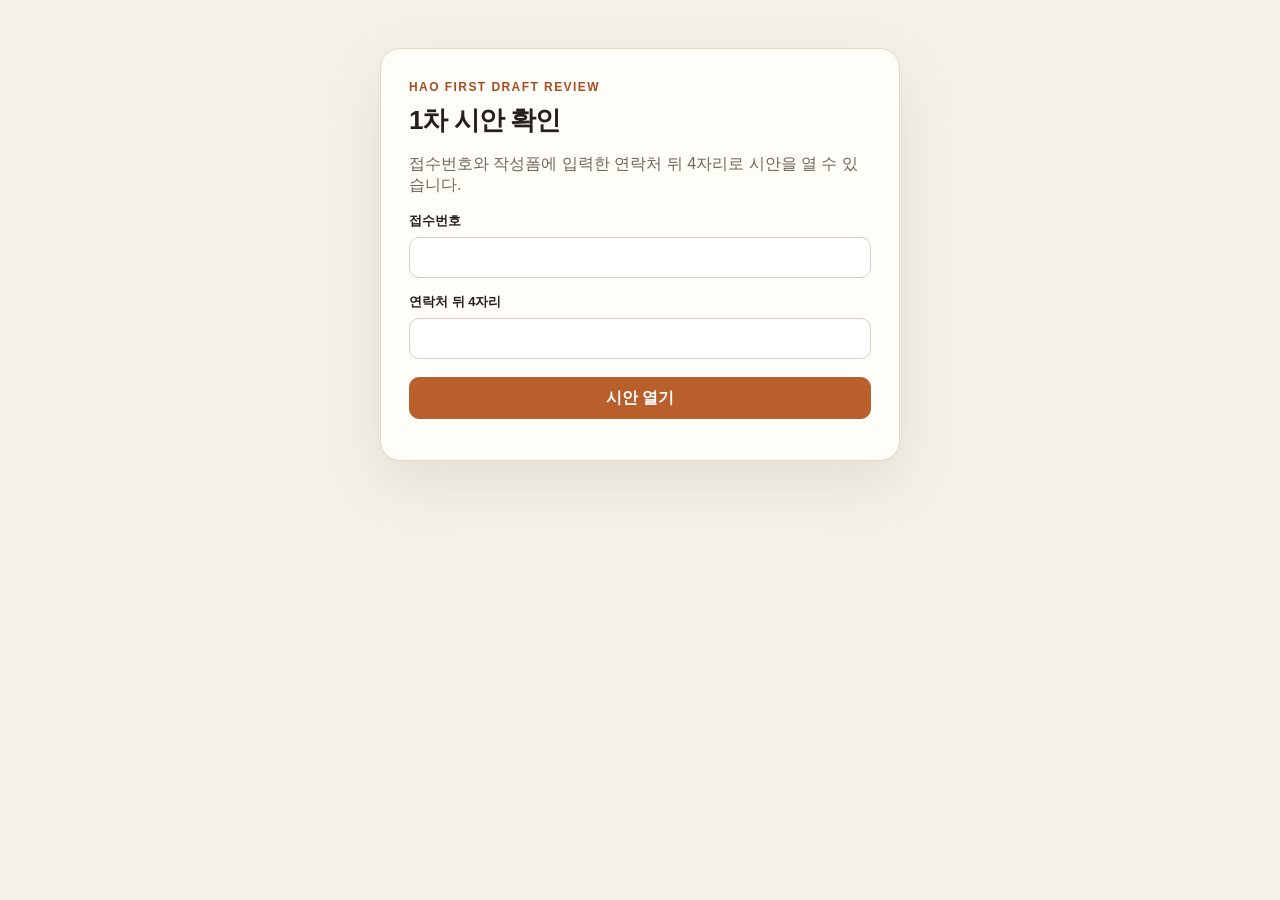
<file: customer-review.html>
<!doctype html>
<html lang="ko">
<head>
  <meta charset="utf-8">
  <meta name="viewport" content="width=device-width,initial-scale=1">
  <meta name="theme-color" content="#f5f1e9">
  <meta name="robots" content="noindex,nofollow">
  <title>1차 시안 확인·코멘트 — HAO</title>
  <style>
    :root { font-family: "Pretendard","Noto Sans KR","Malgun Gothic",sans-serif; color:#24211d; background:#f5f1e9; }
    * { box-sizing:border-box; }
    body { margin:0; }
    button,input,textarea { font:inherit; }
    .access { width:min(520px,calc(100% - 28px)); margin:48px auto; padding:28px; border:1px solid #e2d8c7; border-radius:20px; background:#fffdf8; box-shadow:0 22px 60px rgba(74,54,28,.1); }
    .eyebrow { color:#a34f22; font-size:12px; font-weight:900; letter-spacing:.12em; }
    h1 { margin:8px 0 10px; font-size:26px; letter-spacing:-.04em; }
    p { color:#6e665b; }
    label { display:block; margin-top:15px; font-size:13px; font-weight:800; }
    input,textarea { width:100%; margin-top:7px; padding:12px 13px; border:1px solid #d9cfbf; border-radius:10px; background:white; }
    button,.button { display:inline-flex; align-items:center; justify-content:center; min-height:42px; padding:0 15px; border:1px solid #d3c8b8; border-radius:10px; background:white; color:#25211c; font-weight:800; text-decoration:none; cursor:pointer; }
    button.primary { border-color:#b85f2c; background:#b85f2c; color:white; }
    .access button { width:100%; margin-top:18px; }
    .error { color:#a43e2c; font-size:13px; }
    .workspace[hidden],.access[hidden] { display:none; }
    .toolbar { position:sticky; top:0; z-index:30; display:flex; flex-wrap:wrap; align-items:center; gap:8px; padding:11px 14px; border-bottom:1px solid #d7ccba; background:rgba(255,253,248,.96); backdrop-filter:blur(12px); }
    .toolbar strong { margin-right:auto; }
    .toolbar button.active { border-color:#b85f2c; background:#fff2e8; color:#9d471c; }
    .review-layout { display:grid; grid-template-columns:minmax(0,1fr) 330px; gap:18px; width:min(1320px,calc(100% - 28px)); margin:18px auto 60px; }
    .board { position:relative; min-width:0; background:white; box-shadow:0 18px 55px rgba(55,40,23,.1); }
    .board img { display:block; width:100%; height:auto; }
    #drawCanvas { position:absolute; inset:0; width:100%; height:100%; touch-action:none; cursor:crosshair; }
    #drawCanvas.off { pointer-events:none; opacity:0; }
    aside { align-self:start; position:sticky; top:74px; padding:18px; border:1px solid #e0d5c4; border-radius:16px; background:#fffdf8; }
    aside h2 { margin:0 0 7px; font-size:18px; }
    .comment-list { display:grid; gap:8px; margin:16px 0; padding:0; list-style:none; }
    .comment-list li { padding:10px 11px; border:1px solid #e6ddcf; border-radius:10px; background:white; font-size:13px; }
    .comment-list small { display:block; margin-top:3px; color:#8a8175; }
    .save-actions { display:flex; gap:8px; margin-top:9px; }
    .save-actions button { flex:1; }
    .confirm-box { margin-top:18px; padding-top:16px; border-top:1px solid #e1d8ca; }
    .status { padding:9px 11px; border-radius:9px; background:#f3ede4; color:#655d52; font-size:13px; }
    .status.confirmed { background:#e6f4eb; color:#286040; }
    @media (max-width:900px) { .review-layout { grid-template-columns:1fr; } aside { position:static; } }
    @media (max-width:600px) {
      .access { width:calc(100% - 20px); margin:20px auto; padding:20px 16px; }
      .toolbar { display:grid; grid-template-columns:1fr 1fr; padding:10px; }
      .toolbar strong { grid-column:1/-1; margin:0 0 3px; }
      .toolbar button { width:100%; min-height:44px; padding:0 8px; font-size:12px; }
      .review-layout { width:calc(100% - 12px); margin:8px auto 40px; gap:10px; }
      aside { padding:15px; }
      .save-actions { display:grid; }
    }
  </style>
</head>
<body>
  <section class="access" id="accessPanel">
    <span class="eyebrow">HAO FIRST DRAFT REVIEW</span>
    <h1>1차 시안 확인</h1>
    <p>접수번호와 작성폼에 입력한 연락처 뒤 4자리로 시안을 열 수 있습니다.</p>
    <form id="accessForm">
      <label>접수번호<input id="receiptNo" autocomplete="off" required></label>
      <label>연락처 뒤 4자리<input id="verify" inputmode="numeric" maxlength="4" autocomplete="off" required></label>
      <button class="primary" type="submit">시안 열기</button>
    </form>
    <p class="error" id="accessError" role="alert"></p>
  </section>

  <section class="workspace" id="workspace" hidden>
    <header class="toolbar">
      <strong>1차 시안 · 촬영 및 디자인 기획서</strong>
      <button id="brushToggle" class="active" type="button">브러시 켜짐</button>
      <button id="undoStroke" type="button">한 획 취소</button>
      <button id="clearStrokes" type="button">표시 지우기</button>
      <button id="toggleMarks" type="button">표시 숨기기</button>
    </header>
    <div class="review-layout">
      <div class="board" id="board">
        <img id="draftImage" src="assets/planning/generic-planning-v1.svg" alt="Figma 상세페이지 제작 기획 보드">
        <canvas id="drawCanvas" aria-label="시안 브러시 코멘트 영역"></canvas>
      </div>
      <aside>
        <span class="eyebrow">COMMENT</span>
        <h2>수정할 부분을 표시해주세요</h2>
        <p>브러시로 위치를 표시한 뒤, 원하는 수정 내용을 간단히 적어주세요.</p>
        <textarea id="commentText" rows="5" placeholder="예: 이 구간의 제품 사진을 실제 촬영한 정면컷으로 바꿔주세요."></textarea>
        <div class="save-actions"><button class="primary" id="saveComment" type="button">코멘트 저장</button></div>
        <ol class="comment-list" id="commentList"><li>아직 저장된 코멘트가 없습니다.</li></ol>
        <div class="confirm-box">
          <p class="status" id="confirmStatus">관리자가 컨펌을 요청하면 여기에서 확정할 수 있습니다.</p>
          <button class="primary" id="confirmDraft" type="button">이 1차 시안 컨펌</button>
        </div>
      </aside>
    </div>
  </section>

  <script>
  (() => {
    "use strict";
    const params = new URLSearchParams(location.search);
    const projectId = params.get("projectId") || "";
    const previewId = params.get("previewId") || "figma-first-project";
    const receiptParam = params.get("receipt") || "";
    const storageKey = `planningFeedback:${previewId}:${projectId || "unsaved-project"}`;
    const $ = (id) => document.getElementById(id);
    const canvas = $("drawCanvas");
    const image = $("draftImage");
    const ctx = canvas.getContext("2d");
    let drawing = false;
    let currentStroke = null;
    let feedback = readFeedback();

    $("receiptNo").value = receiptParam;

    function localProject() {
      try {
        const projects = JSON.parse(localStorage.getItem("customerProjectList") || "[]");
        return projects.find((item) => item.id === projectId || item.receiptNo === $("receiptNo").value.trim() || item.cloudSubmissionId === $("receiptNo").value.trim()) || null;
      } catch { return null; }
    }
    function phoneLast4(project) { return String(project?.phone || project?.contactInfo || "").replace(/\D/g, "").slice(-4); }
    function readFeedback() {
      try {
        const value = JSON.parse(localStorage.getItem(storageKey) || "{}");
        return { comments:Array.isArray(value.comments)?value.comments:[], strokes:Array.isArray(value.strokes)?value.strokes:[], confirmation:value.confirmation||{status:"idle"} };
      } catch { return { comments:[], strokes:[], confirmation:{status:"idle"} }; }
    }
    function saveFeedback() { feedback.updatedAt = new Date().toISOString(); localStorage.setItem(storageKey, JSON.stringify(feedback)); renderComments(); renderStatus(); }
    function openWorkspace() { $("accessPanel").hidden = true; $("workspace").hidden = false; requestAnimationFrame(resizeCanvas); }
    async function verifyAccess(receipt, verify) {
      const project = localProject();
      if (project && phoneLast4(project) === verify) return true;
      if (project && !phoneLast4(project) && verify === "0000") return true;
      try {
        const response = await fetch(`https://hao-admin.vigo.co.kr/api/track/${encodeURIComponent(receipt)}?verify=${encodeURIComponent(verify)}`, { headers:{Accept:"application/json"}, cache:"no-store" });
        return response.ok;
      } catch { return false; }
    }
    $("accessForm").addEventListener("submit", async (event) => {
      event.preventDefault();
      const receipt = $("receiptNo").value.trim(); const verify = $("verify").value.replace(/\D/g, "");
      if (!receipt || verify.length !== 4) { $("accessError").textContent = "접수번호와 연락처 뒤 4자리를 확인해주세요."; return; }
      $("accessError").textContent = "확인 중…";
      if (await verifyAccess(receipt, verify)) { $("accessError").textContent = ""; openWorkspace(); }
      else $("accessError").textContent = "정보가 일치하지 않습니다. 담당자에게 접수번호를 확인해주세요.";
    });
    function resizeCanvas() {
      const ratio = window.devicePixelRatio || 1; const width = image.clientWidth; const height = image.clientHeight;
      canvas.width = Math.max(1, Math.round(width * ratio)); canvas.height = Math.max(1, Math.round(height * ratio));
      ctx.setTransform(ratio,0,0,ratio,0,0); redraw();
    }
    function point(event) { const rect=canvas.getBoundingClientRect(); return { x:(event.clientX-rect.left)/rect.width, y:(event.clientY-rect.top)/rect.height }; }
    function drawStroke(stroke) {
      if (!stroke?.points?.length) return; ctx.strokeStyle=stroke.color||"#ff315f"; ctx.lineWidth=4; ctx.lineCap="round"; ctx.lineJoin="round"; ctx.beginPath();
      stroke.points.forEach((p,i) => { const x=p.x*image.clientWidth, y=p.y*image.clientHeight; if(i===0)ctx.moveTo(x,y); else ctx.lineTo(x,y); }); ctx.stroke();
    }
    function redraw() { ctx.clearRect(0,0,image.clientWidth,image.clientHeight); feedback.strokes.forEach(drawStroke); if(currentStroke)drawStroke(currentStroke); }
    canvas.addEventListener("pointerdown", (event) => { if(canvas.classList.contains("off"))return; drawing=true; currentStroke={color:"#ff315f",points:[point(event)]}; canvas.setPointerCapture(event.pointerId); });
    canvas.addEventListener("pointermove", (event) => { if(!drawing)return; currentStroke.points.push(point(event)); redraw(); });
    canvas.addEventListener("pointerup", () => { if(!drawing)return; drawing=false; if(currentStroke?.points.length>1)feedback.strokes.push(currentStroke); currentStroke=null; redraw(); saveFeedback(); });
    $("brushToggle").addEventListener("click", () => { canvas.classList.toggle("off"); const on=!canvas.classList.contains("off"); $("brushToggle").classList.toggle("active",on); $("brushToggle").textContent=on?"브러시 켜짐":"브러시 꺼짐"; });
    $("toggleMarks").addEventListener("click", () => { canvas.style.opacity=canvas.style.opacity==="0"?"1":"0"; $("toggleMarks").textContent=canvas.style.opacity==="0"?"표시 보이기":"표시 숨기기"; });
    $("undoStroke").addEventListener("click", () => { feedback.strokes.pop(); saveFeedback(); redraw(); });
    $("clearStrokes").addEventListener("click", () => { if(confirm("브러시 표시를 모두 지울까요?")){ feedback.strokes=[]; saveFeedback(); redraw(); } });
    $("saveComment").addEventListener("click", () => { const text=$("commentText").value.trim(); if(!text){alert("수정할 내용을 입력해주세요.");return;} feedback.comments.push({id:`comment-${Date.now()}`,text,createdAt:new Date().toLocaleString("ko-KR")}); $("commentText").value=""; saveFeedback(); });
    $("confirmDraft").addEventListener("click", () => { feedback.confirmation={status:"confirmed",updatedAt:new Date().toLocaleString("ko-KR")}; saveFeedback(); });
    function renderComments() { $("commentList").innerHTML=feedback.comments.length?feedback.comments.map((item,index)=>`<li><b>${index+1}. ${escapeHtml(item.text)}</b><small>${escapeHtml(item.createdAt||"")}</small></li>`).join(""):"<li>아직 저장된 코멘트가 없습니다.</li>"; }
    function renderStatus() { const c=feedback.confirmation||{}; const status=$("confirmStatus"); status.classList.toggle("confirmed",c.status==="confirmed"); status.textContent=c.status==="confirmed"?`✓ 1차 시안 컨펌 완료 · ${c.updatedAt||""}`:c.status==="requested"?"관리자가 1차 시안 컨펌을 요청했습니다.":"관리자가 컨펌을 요청하면 여기에서 확정할 수 있습니다."; }
    function escapeHtml(value="") { const node=document.createElement("span"); node.textContent=String(value); return node.innerHTML; }
    image.addEventListener("load", resizeCanvas); window.addEventListener("resize", resizeCanvas); window.addEventListener("storage", () => { feedback=readFeedback(); renderComments(); renderStatus(); redraw(); });
    renderComments(); renderStatus();
  })();
  </script>
</body>
</html>
</file>
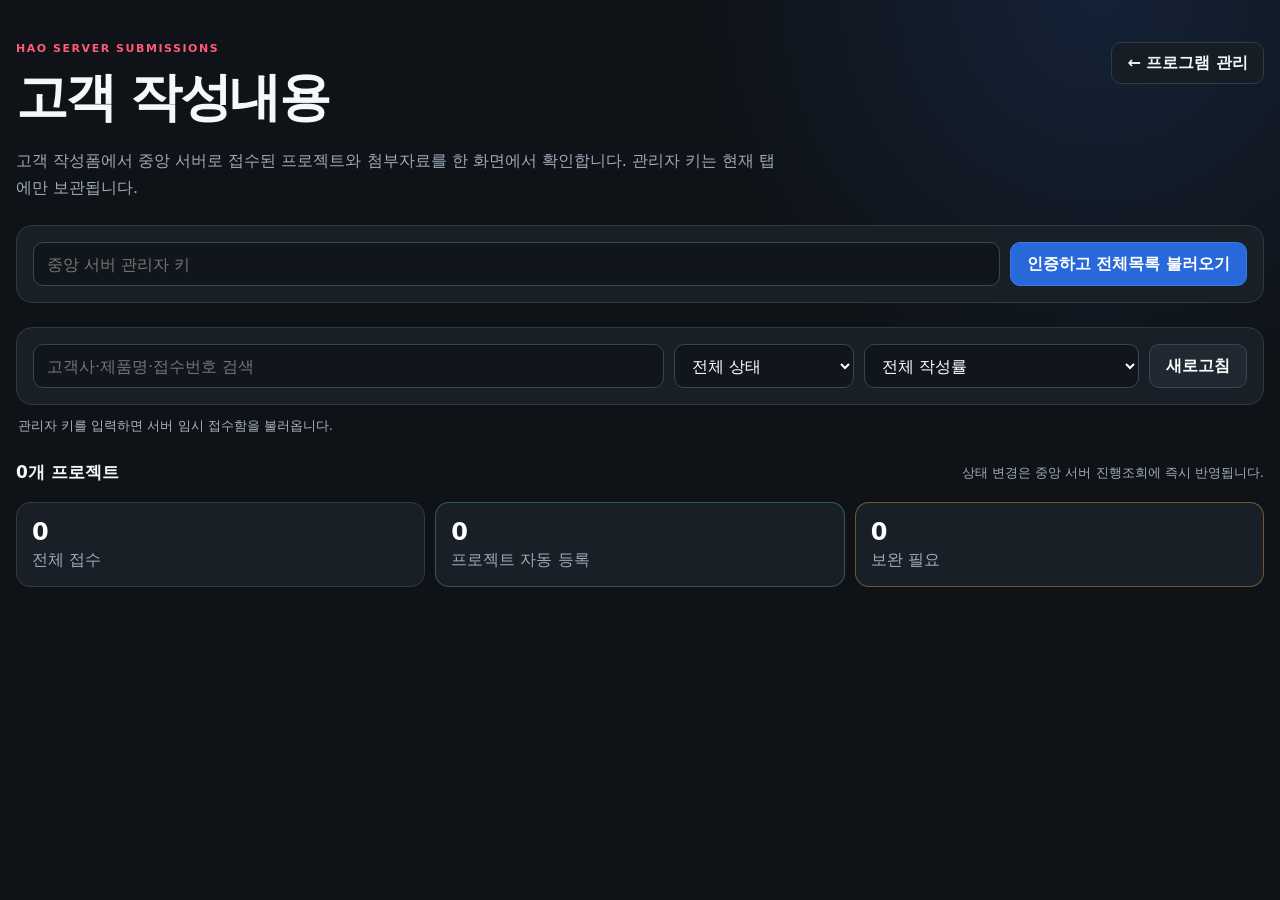
<file: customer-submissions.html>
<!doctype html>
<html lang="ko">
<head>
  <meta charset="utf-8">
  <meta name="viewport" content="width=device-width,initial-scale=1,viewport-fit=cover">
  <meta name="theme-color" content="#11151a">
  <meta name="robots" content="noindex,nofollow">
  <title>고객 작성내용 — HAO</title>
  <link rel="manifest" href="app.webmanifest">
  <link rel="icon" href="assets/app-icons/hao-192.png" type="image/png">
  <style>
    :root{color-scheme:dark;font-family:Pretendard,"Noto Sans KR",system-ui,sans-serif;--bg:#0f1318;--panel:#191f26;--panel2:#151a20;--line:#303a46;--ink:#f5f7fa;--sub:#9daaba;--blue:#3478ef;--green:#62dda1;--red:#ff7189}
    *{box-sizing:border-box}body{min-height:100vh;margin:0;background:radial-gradient(circle at 86% 0,rgba(52,120,239,.14),transparent 28%),var(--bg);color:var(--ink)}button,input,select{font:inherit}main{width:min(1280px,calc(100% - 32px));margin:0 auto;padding:42px 0 80px}.top{display:flex;justify-content:space-between;align-items:flex-start;gap:18px}.eyebrow{margin:0 0 8px;color:#ff5b78;font-size:11px;font-weight:900;letter-spacing:.14em}h1{margin:0;font-size:clamp(30px,5vw,52px);letter-spacing:-.05em}.intro{max-width:760px;margin:14px 0 0;color:var(--sub);line-height:1.7}.back{display:inline-flex;align-items:center;min-height:42px;border:1px solid var(--line);border-radius:10px;padding:0 15px;color:var(--ink);text-decoration:none;font-weight:850;background:#171d24}.auth,.filters{display:flex;flex-wrap:wrap;gap:10px;margin-top:24px;border:1px solid var(--line);border-radius:16px;padding:16px;background:var(--panel)}.auth[hidden]{display:none}.auth input,.filters input,.filters select{min-height:44px;border:1px solid #3b4653;border-radius:10px;padding:0 13px;background:#11161c;color:#fff}.auth input{flex:1 1 320px}.filters input{flex:1 1 300px}.filters select{min-width:180px}.primary,.secondary,.file-button{min-height:44px;border:1px solid #397be9;border-radius:10px;padding:0 16px;background:#2868d8;color:#fff;font-weight:900;cursor:pointer}.secondary,.file-button{border-color:#3a4653;background:#202832}.message{min-height:24px;margin:12px 2px 0;color:#aab6c4;font-size:13px}.message.error{color:var(--red)}.summary{display:flex;justify-content:space-between;gap:16px;align-items:center;margin:20px 0 12px}.summary strong{font-size:17px}.summary span{color:var(--sub);font-size:13px}.list{display:grid;gap:12px}.project{border:1px solid var(--line);border-radius:17px;background:var(--panel);overflow:hidden}.project summary{display:grid;grid-template-columns:minmax(0,1fr) auto;gap:16px;align-items:center;padding:20px;cursor:pointer;list-style:none}.project summary::-webkit-details-marker{display:none}.project-title strong{display:block;font-size:18px}.project-title span{display:block;margin-top:6px;color:var(--sub);font-size:13px;line-height:1.55}.state{border:1px solid rgba(98,221,161,.28);border-radius:999px;padding:8px 11px;background:rgba(98,221,161,.08);color:#78dfac;font-size:12px;font-weight:900;white-space:nowrap}.project-body{border-top:1px solid var(--line);padding:20px}.project-actions{display:flex;flex-wrap:wrap;gap:9px;align-items:center;margin-bottom:18px}.project-actions select{min-height:42px;border:1px solid #3a4653;border-radius:10px;padding:0 12px;background:#11161c;color:#fff}.fields{display:grid;grid-template-columns:repeat(2,minmax(0,1fr));gap:10px}.field{min-width:0;border:1px solid #2b3540;border-radius:12px;padding:14px;background:var(--panel2)}.field.wide{grid-column:1/-1}.field b{display:block;margin-bottom:7px;color:#7ea9ff;font-size:11px}.field span{display:block;color:#e5e9ee;font-size:13px;line-height:1.65;white-space:pre-wrap;overflow-wrap:anywhere}.field .missing{color:#7d8997}.files{margin-top:18px;border-top:1px solid var(--line);padding-top:18px}.files h3{margin:0 0 10px;font-size:15px}.file-list{display:flex;flex-wrap:wrap;gap:8px}.file-button{min-height:38px;font-size:12px}.empty{border:1px dashed #384350;border-radius:16px;padding:40px;text-align:center;color:var(--sub)}
    @media(max-width:720px){main{width:min(100% - 20px,1280px);padding:24px 0 56px}.top{display:block}.back{margin-top:18px;width:100%;justify-content:center}.auth,.filters{display:grid;padding:12px}.auth input,.filters input,.filters select,.auth button{width:100%;min-width:0}.summary{align-items:flex-start}.project summary{grid-template-columns:1fr;padding:16px}.state{justify-self:start}.project-body{padding:14px}.project-actions{display:grid}.project-actions>*{width:100%}.fields{grid-template-columns:1fr}.field.wide{grid-column:auto}.file-list{display:grid}.file-button{width:100%;min-height:44px;text-align:left}h1{font-size:34px}}
    .triage-stats{display:grid;grid-template-columns:repeat(3,minmax(0,1fr));gap:10px;margin:18px 0}.triage-stats span{border:1px solid var(--line);border-radius:14px;padding:15px;background:var(--panel);color:var(--sub)}.triage-stats b{display:block;margin-bottom:4px;color:#fff;font-size:24px}.triage-stats .good{border-color:rgba(98,221,161,.32)}.triage-stats .warn{border-color:rgba(255,177,74,.38)}.state.promoted{color:#78dfac}.state.needs{border-color:rgba(255,177,74,.38);background:rgba(255,177,74,.08);color:#ffbd67}.score-track{height:5px;margin-top:11px;border-radius:99px;background:#2a333d;overflow:hidden}.score-track i{display:block;height:100%;background:#3478ef}.missing-guide{display:grid;gap:5px;margin-bottom:16px;border:1px solid var(--line);border-radius:12px;padding:13px}.missing-guide span{color:var(--sub);font-size:13px;line-height:1.6}.missing-guide.needs{border-color:rgba(255,177,74,.3);background:rgba(255,177,74,.05)}
    @media(max-width:720px){.triage-stats{grid-template-columns:1fr}.triage-stats span{padding:12px}}
  </style>
</head>
<body>
  <main>
    <header class="top">
      <div><p class="eyebrow">HAO SERVER SUBMISSIONS</p><h1>고객 작성내용</h1><p class="intro">고객 작성폼에서 중앙 서버로 접수된 프로젝트와 첨부자료를 한 화면에서 확인합니다. 관리자 키는 현재 탭에만 보관됩니다.</p></div>
      <a class="back" href="START_HERE.html">← 프로그램 관리</a>
    </header>
    <section class="auth" id="authPanel" hidden>
      <input id="adminToken" type="password" autocomplete="off" placeholder="중앙 서버 관리자 키">
      <button class="primary" id="authenticate" type="button">인증하고 전체목록 불러오기</button>
    </section>
    <section class="filters">
      <input id="search" type="search" placeholder="고객사·제품명·접수번호 검색">
      <select id="statusFilter"><option value="">전체 상태</option></select>
      <select id="intakeFilter"><option value="">전체 작성률</option><option value="promoted">60% 이상 · 프로젝트 자동 등록</option><option value="needs-more-info">60% 미만 · 보완 필요</option></select>
      <button class="secondary" id="refresh" type="button">새로고침</button>
    </section>
    <p class="message" id="message" role="status">서버 목록을 확인하고 있습니다…</p>
    <div class="summary"><strong id="count">0개 프로젝트</strong><span>상태 변경은 중앙 서버 진행조회에 즉시 반영됩니다.</span></div>
    <div class="triage-stats" id="intakeStats"><span><b>0</b>전체 접수</span><span class="good"><b>0</b>프로젝트 자동 등록</span><span class="warn"><b>0</b>보완 필요</span></div>
    <section class="list" id="projectList"></section>
  </main>
  <script src="hao-config.js?v=20260820-drive1"></script>
  <script src="submission-sync.js?v=20260828-server-auth4"></script>
  <script src="intake-triage.js?v=20260901-intake1"></script>
  <script>
  if (false) {
    const $=id=>document.getElementById(id);let projects=[];
    const statuses=["신규 접수","확인 중","검수 완료","기획 생성","1차 시안 완료","고객 컨펌 대기","실제 제작","내부 검수","최종 납품"];
    const escapeHtml=value=>String(value??"").replace(/[&<>"']/g,char=>({"&":"&amp;","<":"&lt;",">":"&gt;",'"':"&quot;","'":"&#039;"}[char]));
    const text=value=>Array.isArray(value)?value.map(item=>typeof item==="object"?Object.values(item).filter(Boolean).join(" · "):item).join("\n"):typeof value==="object"&&value?JSON.stringify(value,null,2):String(value||"");
    const keyOf=project=>String(project.id||project.cloudSubmissionId||project.submissionId||"");
    const receiptOf=project=>String(project.receiptNo||project.receipt||project.cloudReceiptNo||"미발급");
    const progressFor=status=>{const map={"신규 접수":[1,"접수 완료","작성 내용이 정상적으로 접수되었습니다."],"확인 중":[2,"자료 확인 중","담당 관리자가 작성 내용과 첨부 자료를 확인하고 있습니다."],"검수 완료":[3,"내용 검수 완료","검수가 완료되어 1차 시안을 준비합니다."],"기획 생성":[4,"1차 시안 제작 중","촬영·디자인 기획 시안을 제작하고 있습니다."],"1차 시안 완료":[5,"1차 시안 검수·수정","1차 시안 검수와 보완을 진행하고 있습니다."],"고객 컨펌 대기":[6,"고객 확인·피드백","고객의 시안 확인과 피드백을 기다리고 있습니다."],"실제 제작":[7,"실제 제작","촬영 결과를 반영해 상세페이지를 제작하고 있습니다."],"내부 검수":[8,"내부 검수","완성본을 최종 검수하고 있습니다."],"최종 납품":[9,"최종 납품","모든 제작과 검수가 완료되었습니다."]};const [currentStep,stepLabel,customerMessage]=map[status]||map["신규 접수"];return{currentStep,totalSteps:9,stepLabel,customerMessage,updatedAt:new Date().toISOString()}};
    const fieldRows=project=>[
      ["접수번호",receiptOf(project)],["고객사명",project.companyName||project.clientName],["브랜드명",project.clientName||project.brandName],["담당자",project.contactName||project.managerName],["연락처",project.contactInfo||project.phone],["이메일",project.email],["제품명",project.productName],["카테고리",project.category],["판매 채널",project.channel],["타깃 고객",project.targetCustomer],["한 줄 설명",project.heroSentence||project.oneLine],["핵심 장점",project.coreStrength||project.features],["제조·품질·인증",project.productionTrust],["구매 혜택",project.purchaseBenefit],["리뷰 키워드",project.reviewKeywords],["옵션·구성",project.options],["필수 문구",project.mustInclude],["금지 표현",project.banWords],["디자인 무드",project.styleTone||project.imageMemo],["참고 링크",project.referenceUrls||project.references],["추가 요청사항",project.additionalNotes||project.clientRequests||project.sourceApplicationText]
    ];
    function render(){const query=$("search").value.trim().toLowerCase();const status=$("statusFilter").value;const selected=new URLSearchParams(location.search).get("projectId")||"";const filtered=projects.filter(project=>{const hay=[project.companyName,project.clientName,project.productName,receiptOf(project)].join(" ").toLowerCase();return(!query||hay.includes(query))&&(!status||project.status===status)});$("count").textContent=`${filtered.length}개 프로젝트`;$("projectList").innerHTML=filtered.length?filtered.map(project=>{const id=keyOf(project);const files=Array.isArray(project.files)?project.files:Array.isArray(project.cloudFiles)?project.cloudFiles:[];return`<details class="project" data-id="${escapeHtml(id)}" ${selected&&[id,project.cloudSubmissionId,project.submissionId].map(String).includes(selected)?"open":""}><summary><div class="project-title"><strong>${escapeHtml(project.productName||"제품명 미입력")}</strong><span>${escapeHtml(project.companyName||project.clientName||"고객사 미입력")} · ${escapeHtml(receiptOf(project))} · ${escapeHtml(project.savedAt||project.createdAt||"")}</span></div><span class="state">${escapeHtml(project.status||"신규 접수")}</span></summary><div class="project-body"><div class="project-actions"><select data-status-id="${escapeHtml(id)}">${statuses.map(item=>`<option ${item===(project.status||"신규 접수")?"selected":""}>${item}</option>`).join("")}</select><button class="secondary" data-download-json="${escapeHtml(id)}">JSON 백업</button><a class="back" href="index.html">관리자툴로 돌아가기</a></div><div class="fields">${fieldRows(project).map(([label,value])=>`<div class="field ${String(value||"").length>110?"wide":""}"><b>${escapeHtml(label)}</b><span class="${text(value)?"":"missing"}">${escapeHtml(text(value)||"미기입·자료없음")}</span></div>`).join("")}</div><section class="files"><h3>첨부 파일 ${files.length}개</h3><div class="file-list">${files.length?files.map((file,index)=>`<button class="file-button" data-file-project="${escapeHtml(id)}" data-file-index="${index}">열기 · ${escapeHtml(file.originalName||file.name||`파일 ${index+1}`)}</button>`).join(""):"<span class=\"missing\">서버 첨부 파일 없음</span>"}</div></section></div></details>`}).join(""):"<div class=\"empty\">조건에 맞는 고객 작성내용이 없습니다.</div>"}
    async function loadProjects(){$("message").className="message";$("message").textContent="중앙 서버 전체목록을 불러오는 중입니다…";try{projects=await window.haoSubmissionSync.listProjects();$("authPanel").hidden=true;$("message").textContent=`서버 연결 완료 · ${projects.length}개 접수 확인`;const used=[...new Set(projects.map(item=>item.status||"신규 접수"))];$("statusFilter").innerHTML='<option value="">전체 상태</option>'+used.map(item=>`<option>${escapeHtml(item)}</option>`).join("");render()}catch(error){$("message").className="message error";$("message").textContent=error?.status===401?"관리자 인증 후 서버 전체목록을 확인할 수 있습니다.":error?.message||"서버 목록을 불러오지 못했습니다.";$("authPanel").hidden=false}}
    $("authenticate").addEventListener("click",()=>{const token=$("adminToken").value.trim();if(!token){$("message").textContent="관리자 키를 입력해주세요.";return}window.haoSubmissionSync.setAdminToken(token);$("adminToken").value="";loadProjects()});
    $("adminToken").addEventListener("keydown",event=>{if(event.key==="Enter")$("authenticate").click()});$("refresh").addEventListener("click",loadProjects);$("search").addEventListener("input",render);$("statusFilter").addEventListener("change",render);
    $("projectList").addEventListener("change",async event=>{const select=event.target.closest("[data-status-id]");if(!select)return;const project=projects.find(item=>keyOf(item)===select.dataset.statusId);if(!project)return;const status=select.value;const updated={...project,cloudSubmissionId:project.cloudSubmissionId||project.submissionId||project.id,status,workflow:{...(project.workflow||{}),customerProgress:progressFor(status)}};try{await window.haoSubmissionSync.updateProjectState(updated);Object.assign(project,updated);$("message").className="message";$("message").textContent=`${project.productName||"프로젝트"} · ${status} 서버 반영 완료`;render()}catch(error){$("message").className="message error";$("message").textContent=error?.message||"상태 저장에 실패했습니다."}});
    $("projectList").addEventListener("click",async event=>{const jsonButton=event.target.closest("[data-download-json]");if(jsonButton){const project=projects.find(item=>keyOf(item)===jsonButton.dataset.downloadJson);const url=URL.createObjectURL(new Blob([JSON.stringify(project,null,2)],{type:"application/json"}));const link=document.createElement("a");link.href=url;link.download=`${project.productName||"customer-project"}.json`;link.click();setTimeout(()=>URL.revokeObjectURL(url),1000);return}const fileButton=event.target.closest("[data-file-project]");if(!fileButton)return;const project=projects.find(item=>keyOf(item)===fileButton.dataset.fileProject);const files=Array.isArray(project?.files)?project.files:Array.isArray(project?.cloudFiles)?project.cloudFiles:[];const file={...files[Number(fileButton.dataset.fileIndex)],submissionId:project.id||project.submissionId||project.cloudSubmissionId};try{fileButton.disabled=true;fileButton.textContent="불러오는 중…";const blob=await window.haoSubmissionSync.downloadRemoteFile(file);const url=URL.createObjectURL(blob);window.open(url,"_blank","noopener,noreferrer");setTimeout(()=>URL.revokeObjectURL(url),60000)}catch(error){$("message").className="message error";$("message").textContent=error?.message||"첨부 파일을 열지 못했습니다."}finally{fileButton.disabled=false;render()}});
    if(sessionStorage.getItem("haoSubmissionAdminToken")){loadProjects()}else{$("authPanel").hidden=false;$("message").textContent="관리자 키를 입력하면 서버 전체목록을 불러옵니다."}
  }
  </script>
  <script src="customer-submissions.js?v=20260901-intake1"></script>
  <script src="pwa-install.js?v=20260820-3"></script>
</body>
</html>
</file>
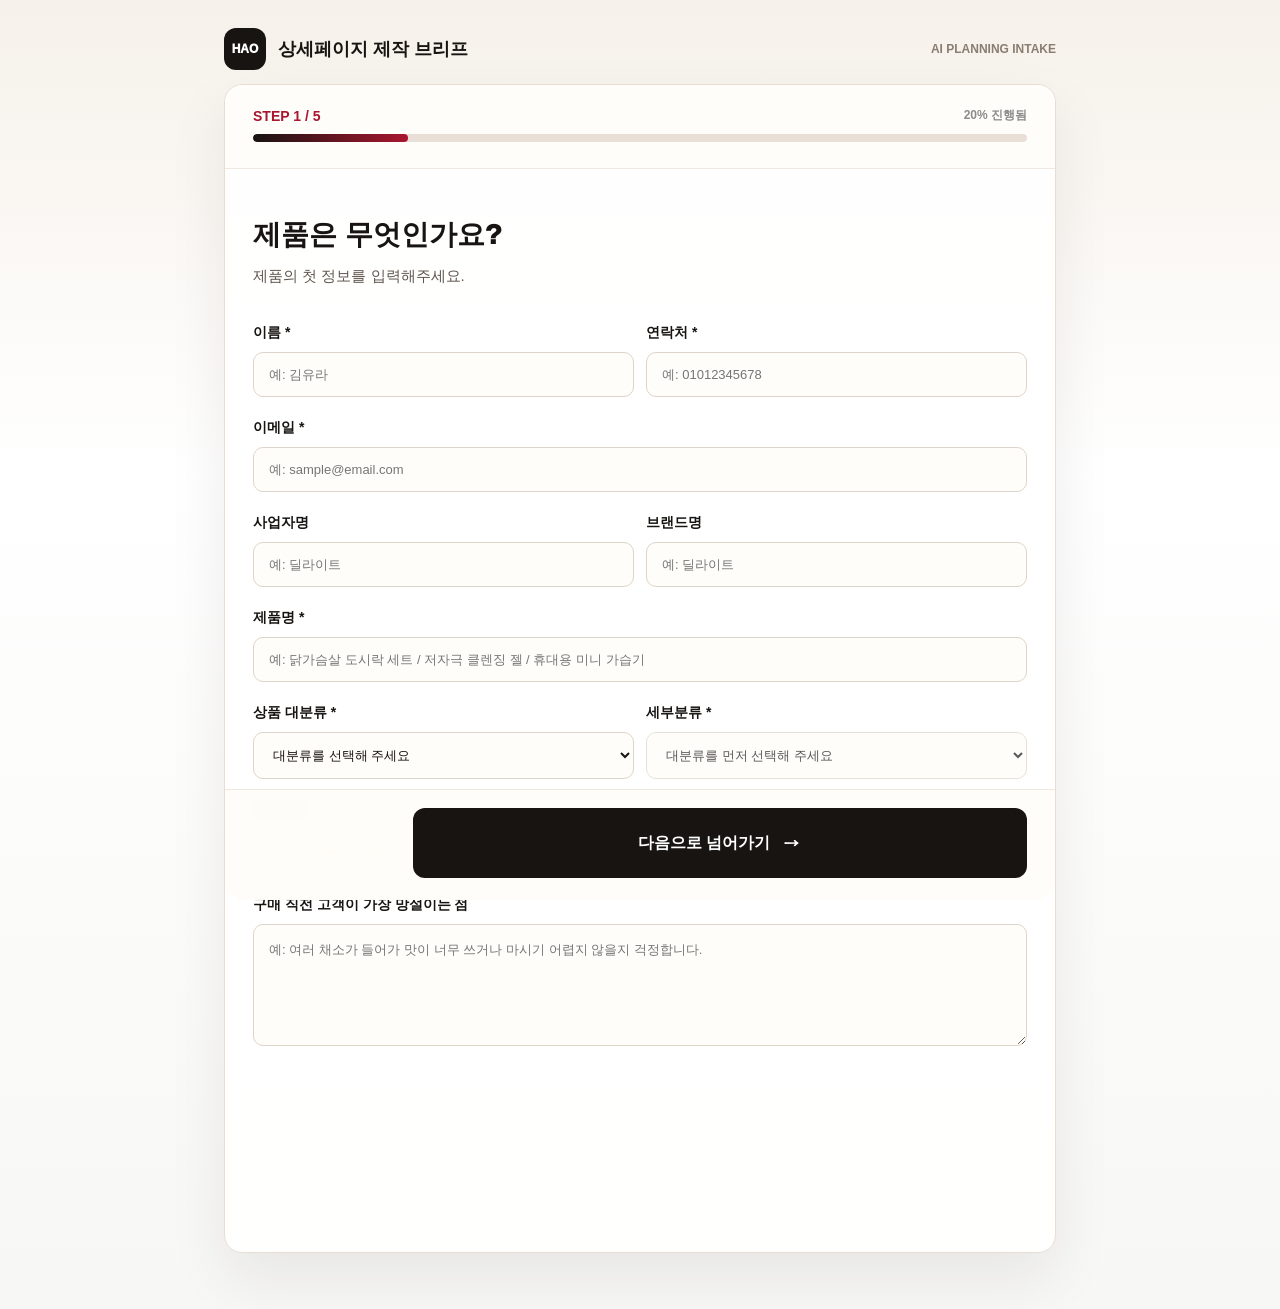
<file: project-form.html>
<!doctype html>
<html lang="ko">
<head>
  <meta charset="utf-8">
  <meta name="viewport" content="width=device-width, initial-scale=1">
  <meta name="theme-color" content="#11151a">
  <title>AI 상세페이지 원고 생성</title>
  <link rel="manifest" href="app.webmanifest">
  <link rel="icon" href="assets/app-icons/hao-192.png" type="image/png">
  <link rel="stylesheet" href="customer-form-v11.css?v=20260909-stable1">
</head>
<body class="public-page wizard-page">
  <main class="ai-wizard-shell">
    <header class="wizard-brand-bar" aria-label="HAO Studio">
      <div>
        <span>HAO</span>
        <strong>상세페이지 제작 브리프</strong>
      </div>
      <small>AI Planning Intake</small>
    </header>

    <form class="ai-wizard-card" id="projectWizard" novalidate>
      <header class="wizard-progress" aria-live="polite">
        <div>
          <strong id="stepLabel">STEP 1 / 5</strong>
          <span id="stepPercent">20% 진행됨</span>
        </div>
        <div class="wizard-progress-track">
          <i id="progressBar"></i>
        </div>
      </header>

      <section class="wizard-step active" data-step="1">
        <div class="wizard-heading">
          <h1>제품은 무엇인가요?</h1>
          <p>제품의 첫 정보를 입력해주세요.</p>
        </div>

        <div class="wizard-grid two">
          <label>이름 *
            <input data-field="contactName" required autocomplete="name" placeholder="예: 김유라">
          </label>
          <label>연락처 *
            <input data-field="contactInfo" required inputmode="tel" autocomplete="tel" placeholder="예: 01012345678">
          </label>
        </div>
        <label>이메일 *
          <input data-field="email" type="email" required autocomplete="email" placeholder="예: sample@email.com">
        </label>
        <div class="wizard-grid two">
          <label>사업자명
            <input data-field="companyName" placeholder="예: 딜라이트">
          </label>
          <label>브랜드명
            <input data-field="clientName" placeholder="예: 딜라이트">
          </label>
        </div>
        <label>제품명 *
          <input data-field="productName" required placeholder="예: 닭가슴살 도시락 세트 / 저자극 클렌징 젤 / 휴대용 미니 가습기">
        </label>
        <div class="wizard-grid two">
          <label>상품 대분류 *
            <select data-field="majorCategory" id="categorySelect" required>
              <option value="" selected disabled>대분류를 선택해 주세요</option>
              <option>화장품</option>
              <option>음식</option>
              <option>기기</option>
              <option>건강기능식품</option>
              <option>기타제품</option>
            </select>
          </label>
          <label>세부분류 *
            <select data-field="subCategory" id="subCategorySelect" required disabled>
              <option value="" selected>대분류를 먼저 선택해 주세요</option>
            </select>
          </label>
        </div>
        <label>타깃고객
          <input data-field="targetCustomer" placeholder="예: 피부 밸런스 조절이 어려운 고객">
        </label>
        <label>구매 직전 고객이 가장 망설이는 점
          <textarea data-field="buyerConcern" rows="4" placeholder="예: 여러 채소가 들어가 맛이 너무 쓰거나 마시기 어렵지 않을지 걱정합니다."></textarea>
        </label>
      </section>

      <section class="wizard-step" data-step="2">
        <div class="wizard-heading">
          <h1>구매 메시지 우선순위</h1>
          <p>디자인 용어 대신 구매자가 무엇을 어떤 순서로 알아야 하는지 알려주세요.</p>
        </div>
        <label>첫 화면에서 반드시 이해해야 하는 한 가지 *
          <textarea data-field="primaryPurchaseReason" rows="4" placeholder="예: 키위·케일·양배추 등 여러 과일과 채소를 한 병으로 마시는 냉장 과·채주스"></textarea>
        </label>
        <label>그다음 강조할 순서 1 → 2 → 3 *
          <textarea data-field="messagePriority" rows="5" placeholder="예: 1. 실제 원재료 구성  2. 맛과 음용감  3. 보관과 음용 방법"></textarea>
        </label>
        <div class="wizard-grid two">
          <label>더 힘을 주어야 할 내용
            <textarea data-field="emphasis" rows="4" placeholder="예: 실제 제품과 원재료, 맛을 짐작할 수 있는 음용 장면"></textarea>
          </label>
          <label>의도적으로 힘을 뺄 내용
            <textarea data-field="deEmphasis" rows="4" placeholder="예: 가격, 추상적인 감성 문구, 확인되지 않은 효능"></textarea>
          </label>
        </div>
        <details class="secondary-choice">
          <summary>원하는 표현 분위기가 있다면 선택사항으로 알려주기</summary>
          <div class="style-choice-grid compact" role="radiogroup" aria-label="표현 분위기 참고">
            <label class="style-choice"><input type="radio" name="styleTone" value="자동 분석" checked><strong>자동 분석</strong><em>제품·타깃·레퍼런스로 결정</em></label>
            <label class="style-choice"><input type="radio" name="styleTone" value="정돈된 신뢰감"><strong>정돈된 신뢰감</strong><em>정보 위계와 근거 중심</em></label>
            <label class="style-choice"><input type="radio" name="styleTone" value="실물 중심의 신선함"><strong>실물 중심</strong><em>제품·원재료·제형 중심</em></label>
            <label class="style-choice"><input type="radio" name="styleTone" value="절제된 프리미엄"><strong>절제된 프리미엄</strong><em>과장 없이 고급스럽게</em></label>
          </div>
        </details>
        <input data-field="heroSentence" type="hidden">
      </section>

      <section class="wizard-step" data-step="3">
        <div class="wizard-heading">
          <h1>제품의 사실과 근거</h1>
          <p>확인된 사실과 희망 표현을 분리해야 허위 문구가 생기지 않습니다.</p>
        </div>

        <div class="highlight-box">
          <strong>★ 다른 제품과 구분되는 확인된 사실 *</strong>
          <textarea data-field="coreStrength" rows="6" placeholder="예: 제품 라벨과 시험·인증 자료에서 확인 가능한 원재료, 용량, 제조 방식, 기능만 적어주세요."></textarea>
        </div>

        <fieldset class="chip-fieldset">
          <legend>제품 주요 강점 <span>(복수 선택) *</span></legend>
          <div class="wizard-chip-grid">
            <label><input type="checkbox" data-group="strengthTags" value="가격/가성비">가격/가성비</label>
            <label><input type="checkbox" data-group="strengthTags" value="원재료/성분">원재료/성분</label>
            <label><input type="checkbox" data-group="strengthTags" value="기능/효과">기능/효과</label>
            <label><input type="checkbox" data-group="strengthTags" value="안전성/인증">안전성/인증</label>
            <label><input type="checkbox" data-group="strengthTags" value="후기/리뷰">후기/리뷰</label>
            <label><input type="checkbox" data-group="strengthTags" value="선물용">선물용</label>
            <label><input type="checkbox" data-group="strengthTags" value="사용방법">사용방법</label>
            <label><input type="checkbox" data-group="strengthTags" value="브랜드 스토리">브랜드 스토리</label>
            <label><input type="checkbox" data-group="strengthTags" value="A/S/고객지원">A/S/고객지원</label>
          </div>
        </fieldset>

        <div class="wizard-grid two">
          <label>반드시 포함할 문구·정보
            <textarea data-field="mustInclude" rows="4" placeholder="예: 제품 정식명, 용량, 냉장제품 표시"></textarea>
          </label>
          <label>사용하면 안 되는 표현·디자인
            <textarea data-field="banWords" rows="4" placeholder="예: 디톡스 치료 표현, 실제 라벨 변경, 제품 없는 감성컷"></textarea>
          </label>
        </div>

        <label>증빙으로 실제 사용할 수 있는 자료
          <textarea data-field="evidenceBoundary" rows="5" placeholder="예: 제품 라벨 원재료명과 용량은 사용 가능. 시험 수치와 후기 자료는 아직 없으므로 사용 금지."></textarea>
        </label>

        <div class="seo-box">
          <label>검색 키워드 (SEO)
            <input data-field="seoKeyword" placeholder="예: 닭가슴살 도시락 / 저자극 클렌징 / 미니 가습기">
          </label>
        </div>
      </section>

      <section class="wizard-step" data-step="4">
        <div class="wizard-heading">
          <h1>제품 이미지와 촬영 방향</h1>
          <p>제품 사진은 단순 삽입물이 아니라 색·형태·라벨·재질을 정하는 첫 번째 시각 기준입니다.</p>
        </div>

        <article class="trust-card">
          <h2><span>01</span> 제품에서 반드시 유지할 시각 정체성 *</h2>
          <p>잘 모르겠다면 보이는 그대로 적어주세요. 예: 흰 뚜껑, 투명 병, 올리브 골드 라벨, 흰색 영문 제품명.</p>
          <textarea data-field="visualIdentity" rows="6" placeholder="색상 / 형태 / 재질 / 라벨 위계 / 제품이 주는 인상을 구분해 적어주세요."></textarea>
        </article>

        <article class="trust-card">
          <h2><span>02</span> 촬영 가능한 제품과 제약</h2>
          <p>제품 수량·상태·개봉 가능 여부와 반드시 필요한 장면을 적어주세요.</p>
          <textarea data-field="shootingConstraints" rows="6" placeholder="예: 미개봉 3병, 개봉·따르기 가능 1병. 제품 정면, 원재료와 제품, 따르는 장면, 내용물 매크로 필요."></textarea>
        </article>

        <label>생산·인증·품질 관리 사실
          <textarea data-field="productionTrust" rows="5" placeholder="자료로 확인되는 내용만 적고 없으면 ‘확인 필요’로 남겨주세요."></textarea>
        </label>
        <label>제품 이미지 활용 우선순위
          <select data-field="productImageUsage">
            <option value="시각 방향 분석 우선" selected>시각 방향 분석 우선</option>
            <option value="실제 상세페이지 사용 가능">실제 상세페이지 사용 가능</option>
            <option value="촬영 가이드 참고만">촬영 가이드 참고만</option>
          </select>
        </label>
        <p class="wizard-tip">📌 제품 원본은 먼저 색·형태·라벨·재질을 분석하고, 그다음 촬영 예시 제작에 사용합니다.</p>
      </section>

      <section class="wizard-step" data-step="5">
        <div class="wizard-heading">
          <h1>마지막 디테일</h1>
          <p>옵션과 리뷰 정보를 입력하면 완성됩니다.</p>
        </div>

        <h2 class="wizard-field-title">옵션정보</h2>
        <div class="option-builder" id="optionBuilder">
          <label class="option-row">
            <input data-option-field="name" placeholder="구성 (예: [3종 구성] 닭가슴살 도시락 세트)">
            <input data-option-field="volume" placeholder="내용량 : (예: 닭가슴살 도시락 3종 (각 1팩 / 총 3팩))">
            <input data-option-field="price" placeholder="가격 (예: 14,900원)">
            <button type="button" class="remove-option" aria-label="옵션 삭제">×</button>
          </label>
        </div>
        <button class="add-option" type="button" id="addOption">+ 구성추가</button>

        <label>만족도 높은 리뷰 키워드
          <textarea data-field="reviewKeywords" rows="6" placeholder="예: 자극 없이 편안하고, 데일리로 쓰기 좋다는 리뷰가 많아요."></textarea>
        </label>

        <label>타사 레퍼런스 URL
          <textarea data-field="referenceUrls" rows="4" placeholder="예: 참고하고 싶은 상세페이지 주소를 한 줄에 하나씩 입력해주세요."></textarea>
        </label>

        <div class="wizard-grid two">
          <label>레퍼런스에서 좋아하는 점
            <textarea data-field="referenceLikes" rows="5" placeholder="예: 도입부의 큰 제품 사진, 좌우 코멘트, 섹션이 이어지는 배경과 타이포 위계"></textarea>
          </label>
          <label>레퍼런스에서 피하고 싶은 점
            <textarea data-field="referenceDislikes" rows="5" placeholder="예: 제품 없는 감성 사진, 너무 짧은 제목, 카드만 반복되는 구성"></textarea>
          </label>
        </div>

        <label>여러 맛·옵션의 페이지 구성 방식
          <select data-field="variantRule">
            <option value="제품별 별도 상세페이지" selected>제품별 별도 상세페이지</option>
            <option value="한 페이지에서 옵션 비교">한 페이지에서 옵션 비교</option>
            <option value="확인 필요">확인 필요</option>
          </select>
        </label>

        <label>진행 중인 구매 혜택 및 이벤트 <span>(선택)</span>
          <textarea data-field="purchaseBenefit" rows="4" placeholder="핵심 제품 가치와 분리해 판매 조건으로만 사용합니다."></textarea>
        </label>

        <label>추가 요청 및 기존 신청서 원문
          <textarea data-field="additionalNotes" rows="12" placeholder="기존 신청서에서 옮겨온 내용이나 추가 전달사항을 원문 그대로 입력해주세요."></textarea>
        </label>

        <div class="upload-row compact-upload">
          <label class="upload">제품 이미지
            <input type="file" data-file-group="productImages" multiple accept="image/*">
            <span class="upload-hint" data-file-status="productImages">여러 장 선택 가능</span>
          </label>
          <label class="upload">로고·스펙 자료
            <input type="file" data-file-group="brandLogo" multiple accept="image/*,.pdf,.ai,.eps,.svg">
            <span class="upload-hint" data-file-status="brandLogo">여러 개 선택 가능</span>
          </label>
          <label class="upload">참고 자료
            <input type="file" data-file-group="referenceFiles" multiple accept="image/*,.pdf,.ppt,.pptx">
            <span class="upload-hint" data-file-status="referenceFiles">여러 개 선택 가능</span>
          </label>
        </div>

        <aside class="dual-storage-status" id="dualStorageStatus" hidden aria-live="polite"></aside>

      </section>

      <div class="wizard-error" id="formError"></div>
      <footer class="wizard-actions">
        <button class="wizard-prev" id="prevStep" type="button">이전으로</button>
        <button class="wizard-next" id="nextStep" type="button">다음으로 넘어가기 <span>→</span></button>
        <button class="wizard-submit" id="submitProjectForm" type="submit">고객 정보 제출하기</button>
      </footer>
    </form>

    <section class="ai-generating" id="generatingScreen" aria-live="polite">
      <div class="generating-icon">▣</div>
      <h1>작성한 고객 정보의<br>저장 상태를 확인합니다.</h1>
      <ul>
        <li>입력 원문과 첨부 원본 보관</li>
        <li>중앙 서버 접수번호 확인</li>
        <li>관리자 검수 후 상품군 분석 진행</li>
        <li>회색 구조 시안 승인 후 제작 가이드 진행</li>
      </ul>
      <div class="submit-message" id="submitMessage"></div>
      <a class="wizard-home-link" href="index.html">관리자 화면에서 접수 내용 확인하기</a>
    </section>

    <section class="ai-result-page" id="resultScreen" aria-live="polite">
      <header class="result-hero">
        <p>고객 입력 요약 · 관리자 분석·검토 대기</p>
        <h1 id="resultProductName">제품명</h1>
        <span id="resultMeta">브랜드 상세페이지 원고 초안</span>
      </header>

      <p id="resultSubmissionStatus" role="status" aria-live="polite"></p>

      <section class="result-card result-summary-card" id="receiptAccessPanel" hidden>
        <div>
          <span>접수</span>
          <h2>제작 진행상황 확인</h2>
        </div>
        <p>중앙 서버에서 발급한 접수번호를 보관해주세요.</p>
        <dl class="result-definition">
          <div>
            <dt>접수번호</dt>
            <dd id="issuedReceiptNo">서버 접수 대기</dd>
          </div>
          <div>
            <dt>확인 정보</dt>
            <dd>접수 시 입력한 연락처 뒤 4자리</dd>
          </div>
        </dl>
        <div class="result-customer-actions">
          <a id="customerTrackLink" class="wizard-home-link" href="https://hao-admin.vigo.co.kr/track.html" target="_blank" rel="noopener">중앙 서버에서 제작 진행상황 확인하기</a>
        </div>
      </section>

      <section class="result-card result-summary-card">
        <div>
          <span>확인</span>
          <h2>제출 내용 다시 보기</h2>
        </div>
        <p>담당자에게 전달된 내용을 바로 확인하고 잘못 입력한 부분이 없는지 점검하세요.</p>
        <div class="result-customer-actions">
          <button id="toggleSubmittedContent" type="button" aria-expanded="false">내가 작성한 내용 확인</button>
        </div>
        <section class="submitted-content-review" id="submittedContentReview" hidden>
          <h3>제출한 내용</h3>
          <p>고객이 실제로 입력한 값과 첨부 파일명을 다시 확인할 수 있습니다.</p>
          <pre id="submittedContentText"></pre>
        </section>
      </section>

      <section class="result-card result-summary-card">
        <div>
          <span>01</span>
          <h2>브랜드 핵심 방향</h2>
        </div>
        <p id="resultHeroSentence">고객을 사로잡는 첫 문장이 들어갑니다.</p>
      </section>

      <section class="result-card">
        <div>
          <span>02</span>
          <h2>타깃 고객과 구매 동기</h2>
        </div>
        <dl class="result-definition">
          <div>
            <dt>타깃 고객</dt>
            <dd id="resultTarget">입력한 타깃 고객을 바탕으로 정리됩니다.</dd>
          </div>
          <div>
            <dt>페이지 톤</dt>
            <dd id="resultTone">선택한 컨셉과 스타일이 반영됩니다.</dd>
          </div>
        </dl>
      </section>

      <section class="result-card">
        <div>
          <span>03</span>
          <h2>상세페이지 핵심 카피</h2>
        </div>
        <article class="result-copy-box">
          <strong>메인 헤드라인</strong>
          <p id="resultHeadline">제품의 핵심 가치를 한 문장으로 보여줍니다.</p>
        </article>
        <article class="result-copy-box">
          <strong>핵심 경쟁력</strong>
          <p id="resultStrength">구매를 결정짓는 차별점을 정리합니다.</p>
        </article>
      </section>

      <section class="result-card">
        <div>
          <span>04</span>
          <h2>입력 기반 임시 문구 · AI 작성 전</h2>
        </div>
        <div class="result-developed-copy" id="resultDevelopedCopy"></div>
      </section>

      <section class="result-card">
        <div>
          <span>05</span>
          <h2>비주얼 가이드</h2>
        </div>
        <div class="result-visual-guide" id="resultVisualGuide"></div>
      </section>

      <section class="result-card">
        <div>
          <span>06</span>
          <h2>상세페이지 원고 구성</h2>
        </div>
        <ol class="result-section-list" id="resultSections"></ol>
      </section>

      <section class="result-card">
        <div>
          <span>07</span>
          <h2>신뢰와 구매 전환 포인트</h2>
        </div>
        <div class="result-point-grid">
          <article>
            <b>품질/인증</b>
            <div id="resultTrust">품질과 신뢰 근거가 정리됩니다.</div>
          </article>
          <article>
            <b>혜택/이벤트</b>
            <div id="resultBenefit">구매 혜택이 정리됩니다.</div>
          </article>
          <article>
            <b>리뷰 키워드</b>
            <div id="resultReview">리뷰 키워드가 정리됩니다.</div>
          </article>
          <article>
            <b>옵션 구성</b>
            <div id="resultOptions">옵션 정보가 정리됩니다.</div>
          </article>
        </div>
      </section>

      <footer class="result-actions">
        <a href="project-form.html">새로운 접수 작성</a>
        <a href="https://hao-admin.vigo.co.kr/track.html" rel="noopener" target="_blank">중앙 서버 진행조회</a>
      </footer>
    </section>
  </main>

  <script src="hao-config.js?v=20260819-4"></script>
  <script src="workflow-core.js?v=20260902-semantic"></script>
  <script src="intake-triage.js?v=20260901-intake1"></script>
  <script src="submission-sync.js?v=20260909-stable1"></script>
  <script src="customer-file-store.js?v=20260909-stable1"></script>
  <script src="project-form.js?v=20260909-stable1"></script>
  <script src="pwa-install.js?v=20260820-3"></script>
</body>
</html>
</file>
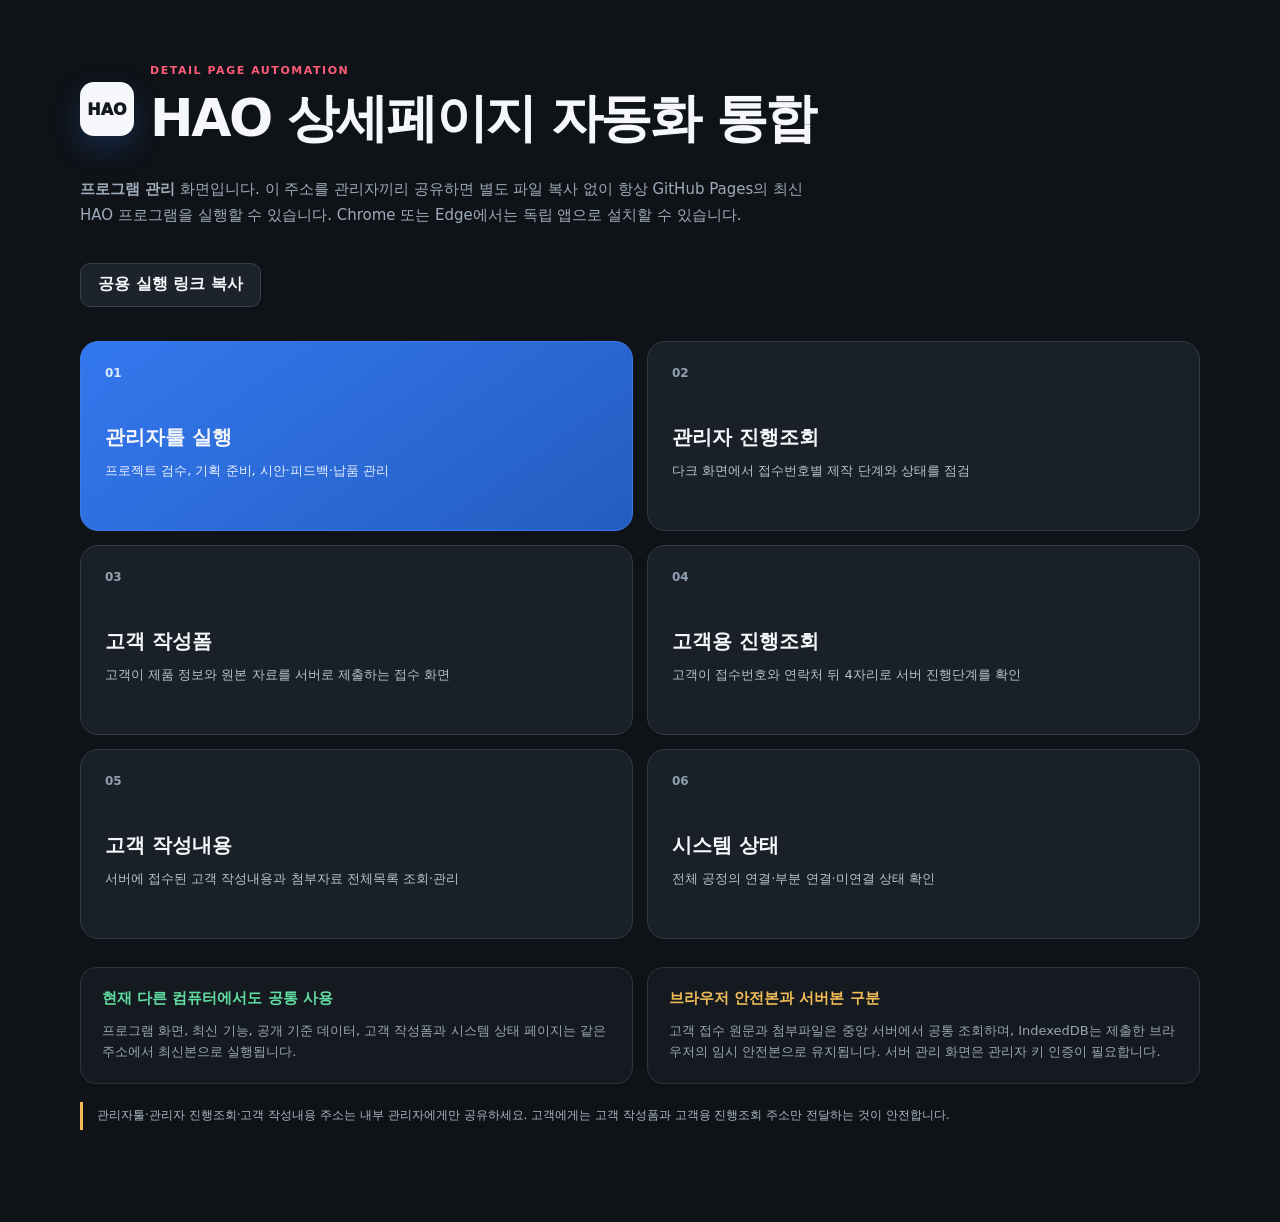
<file: START_HERE.html>
<!doctype html>
<html lang="ko">
<head>
  <meta charset="utf-8">
  <meta name="viewport" content="width=device-width, initial-scale=1">
  <meta name="theme-color" content="#11151a">
  <title>프로그램 관리 — HAO 상세페이지 자동화 통합</title>
  <link rel="manifest" href="app.webmanifest">
  <link rel="icon" href="assets/app-icons/hao-192.png" type="image/png">
  <style>
    :root { color-scheme: dark; font-family: Pretendard, "Noto Sans KR", system-ui, sans-serif; }
    * { box-sizing: border-box; }
    body { min-height: 100vh; margin: 0; background: #0f1318; color: #f5f7fa; }
    main { width: min(1120px, calc(100% - 40px)); margin: 0 auto; padding: 64px 0 80px; }
    .brand { display: flex; gap: 16px; align-items: center; }
    .brand > div { flex: 1 1 0; width: 0; min-width: 0; }
    .mark { display: grid; width: 54px; height: 54px; place-items: center; border-radius: 14px; background: #f5f7fa; color: #15191e; font-weight: 950; box-shadow: 0 12px 28px rgba(52,120,239,.22); }
    .eyebrow { margin: 0 0 7px; color: #ff5b78; font-size: 11px; font-weight: 900; letter-spacing: .14em; }
    h1 { max-width: 100%; margin: 0; font-size: clamp(30px, 5vw, 52px); letter-spacing: -.045em; white-space: normal; overflow-wrap: anywhere; }
    .intro { max-width: 760px; margin: 22px 0 34px; color: #9eabba; font-size: 15px; line-height: 1.75; }
    .launch-grid { display: grid; grid-template-columns: repeat(2, minmax(0, 1fr)); gap: 14px; }
    .launch-card { min-height: 190px; border: 1px solid #303945; border-radius: 18px; padding: 24px; background: #1a2027; color: inherit; text-decoration: none; transition: .18s ease; }
    .launch-card:hover { transform: translateY(-3px); border-color: #4e83e6; background: #202833; }
    .launch-card.primary { border-color: #3b7be9; background: linear-gradient(145deg, #3478ef, #245dc0); }
    .number { display: block; margin-bottom: 44px; color: #91a0b1; font-size: 12px; font-weight: 900; }
    .primary .number { color: #dce9ff; }
    .launch-card strong { display: block; margin-bottom: 9px; font-size: 20px; }
    .launch-card span:last-child { color: #b7c2ce; font-size: 13px; line-height: 1.55; }
    .primary span:last-child { color: #e8f0ff; }
    .tools { display: flex; flex-wrap: wrap; gap: 10px; margin: 16px 0 34px; }
    button { min-height: 44px; border: 1px solid #35404d; border-radius: 10px; padding: 0 17px; background: #1c232b; color: #f4f7fa; font: inherit; font-weight: 800; cursor: pointer; }
    button:hover { border-color: #577499; background: #242d37; }
    #installDesktopApp { border-color: #397be9; background: #2868d8; }
    .scope { display: grid; grid-template-columns: 1fr 1fr; gap: 14px; margin-top: 28px; }
    .scope article { border: 1px solid #2b343f; border-radius: 16px; padding: 21px; background: #151a20; }
    .scope h2 { margin: 0 0 12px; font-size: 15px; }
    .scope p { margin: 0; color: #99a6b5; font-size: 13px; line-height: 1.65; }
    .ok { color: #62dda1; }
    .pending { color: #f2bd58; }
    .notice { margin-top: 18px; border-left: 3px solid #f2bd58; padding: 4px 0 4px 14px; color: #aab5c2; font-size: 12px; line-height: 1.6; }
    @media (max-width: 760px) { main { padding-top: 34px; } .launch-grid, .scope { grid-template-columns: 1fr; } .launch-card { min-height: 150px; } .number { margin-bottom: 28px; } }
    @media (max-width: 430px) { html,body { max-width:100%; overflow-x:hidden; } main { width:calc(100% - 20px); padding-top:24px; } .brand { align-items:flex-start; } .mark { width:46px; height:46px; border-radius:12px; flex:0 0 auto; } h1 { font-size:26px; line-height:1.18; word-break:break-word; } .intro,.launch-card span { overflow-wrap:anywhere; } .tools { display:grid; } .tools button { width:100%; } .launch-card { width:100%; min-height:138px; padding:20px; } .scope article { padding:18px; } }
  </style>
</head>
<body>
  <main>
    <div class="brand">
      <span class="mark">HAO</span>
      <div>
        <p class="eyebrow">DETAIL PAGE AUTOMATION</p>
        <h1>HAO 상세페이지 자동화 통합</h1>
      </div>
    </div>
    <p class="intro"><b>프로그램 관리</b> 화면입니다. 이 주소를 관리자끼리 공유하면 별도 파일 복사 없이 항상 GitHub Pages의 최신 HAO 프로그램을 실행할 수 있습니다. Chrome 또는 Edge에서는 독립 앱으로 설치할 수 있습니다.</p>

    <div class="tools">
      <button id="installDesktopApp" type="button" hidden>이 컴퓨터에 앱 설치</button>
      <button id="copyStartLink" type="button">공용 실행 링크 복사</button>
    </div>

    <section class="launch-grid" aria-label="HAO 실행 메뉴">
      <a class="launch-card primary" href="index.html">
        <span class="number">01</span>
        <strong>관리자툴 실행</strong>
        <span>프로젝트 검수, 기획 준비, 시안·피드백·납품 관리</span>
      </a>
      <a class="launch-card" href="track.html">
        <span class="number">02</span>
        <strong>관리자 진행조회</strong>
        <span>다크 화면에서 접수번호별 제작 단계와 상태를 점검</span>
      </a>
      <a class="launch-card" href="project-form.html">
        <span class="number">03</span>
        <strong>고객 작성폼</strong>
        <span>고객이 제품 정보와 원본 자료를 서버로 제출하는 접수 화면</span>
      </a>
      <a class="launch-card" href="https://hao-admin.vigo.co.kr/track.html" target="_blank" rel="noopener">
        <span class="number">04</span>
        <strong>고객용 진행조회</strong>
        <span>고객이 접수번호와 연락처 뒤 4자리로 서버 진행단계를 확인</span>
      </a>
      <a class="launch-card" href="customer-submissions.html">
        <span class="number">05</span>
        <strong>고객 작성내용</strong>
        <span>서버에 접수된 고객 작성내용과 첨부자료 전체목록 조회·관리</span>
      </a>
      <a class="launch-card" href="system-status.html">
        <span class="number">06</span>
        <strong>시스템 상태</strong>
        <span>전체 공정의 연결·부분 연결·미연결 상태 확인</span>
      </a>
    </section>

    <section class="scope" aria-label="공유 범위 안내">
      <article>
        <h2 class="ok">현재 다른 컴퓨터에서도 공통 사용</h2>
        <p>프로그램 화면, 최신 기능, 공개 기준 데이터, 고객 작성폼과 시스템 상태 페이지는 같은 주소에서 최신본으로 실행됩니다.</p>
      </article>
      <article>
        <h2 class="pending">브라우저 안전본과 서버본 구분</h2>
        <p>고객 접수 원문과 첨부파일은 중앙 서버에서 공통 조회하며, IndexedDB는 제출한 브라우저의 임시 안전본으로 유지됩니다. 서버 관리 화면은 관리자 키 인증이 필요합니다.</p>
      </article>
    </section>
    <p class="notice">관리자툴·관리자 진행조회·고객 작성내용 주소는 내부 관리자에게만 공유하세요. 고객에게는 고객 작성폼과 고객용 진행조회 주소만 전달하는 것이 안전합니다.</p>
  </main>
  <script src="pwa-install.js?v=20260820-3"></script>
  <script>
    async function copyProgramLink(text) {
      if (navigator.clipboard && window.isSecureContext) {
        try { await navigator.clipboard.writeText(text); return true; } catch {}
      }
      const field = document.createElement("textarea");
      field.value = text;
      field.setAttribute("readonly", "");
      field.style.cssText = "position:fixed;left:-9999px;top:0";
      document.body.appendChild(field);
      field.select();
      field.setSelectionRange(0, field.value.length);
      let copied = false;
      try { copied = document.execCommand("copy"); } catch {}
      field.remove();
      return copied;
    }
    document.getElementById("copyStartLink").addEventListener("click", async (event) => {
      const button = event.currentTarget;
      const url = new URL("START_HERE.html", location.href).href;
      if (await copyProgramLink(url)) {
        button.textContent = "링크 복사 완료";
        setTimeout(() => { button.textContent = "공용 실행 링크 복사"; }, 1800);
      } else {
        prompt("아래 주소를 복사하세요.", url);
      }
    });
  </script>
</body>
</html>
</file>
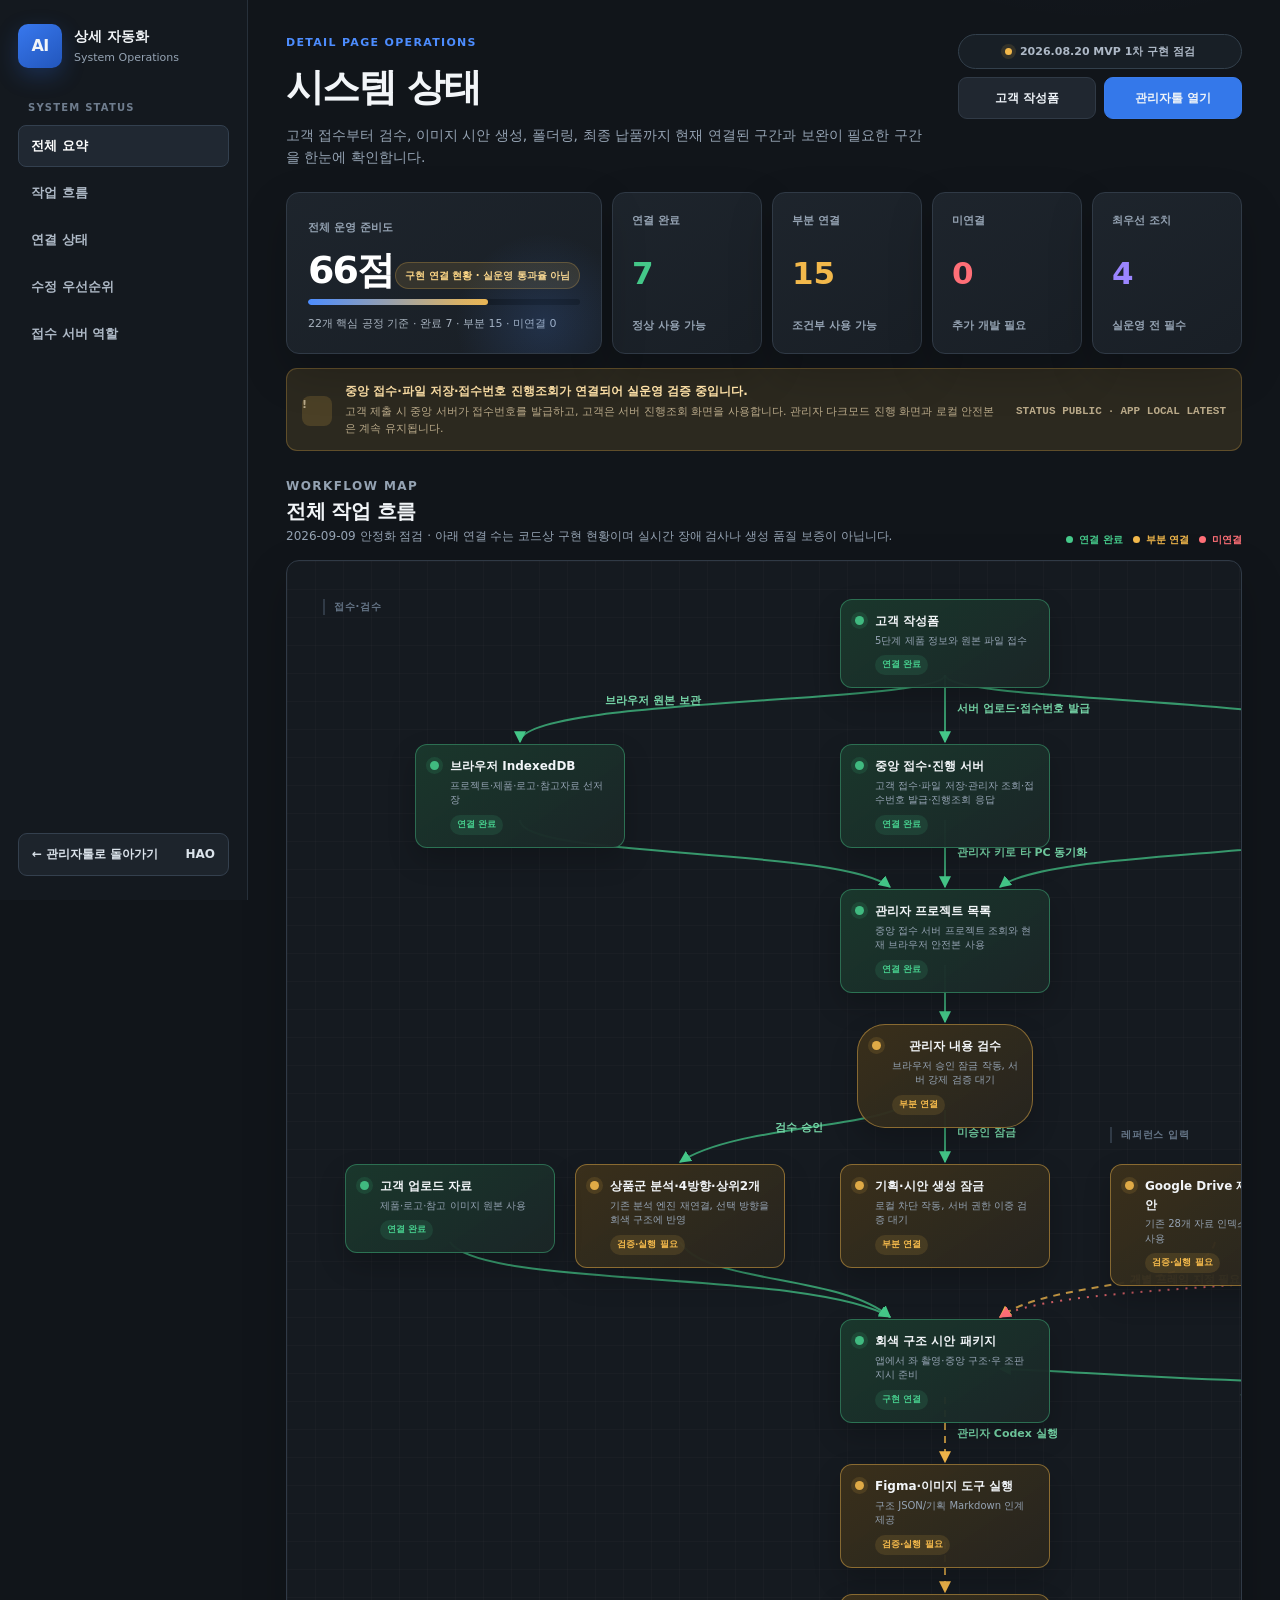
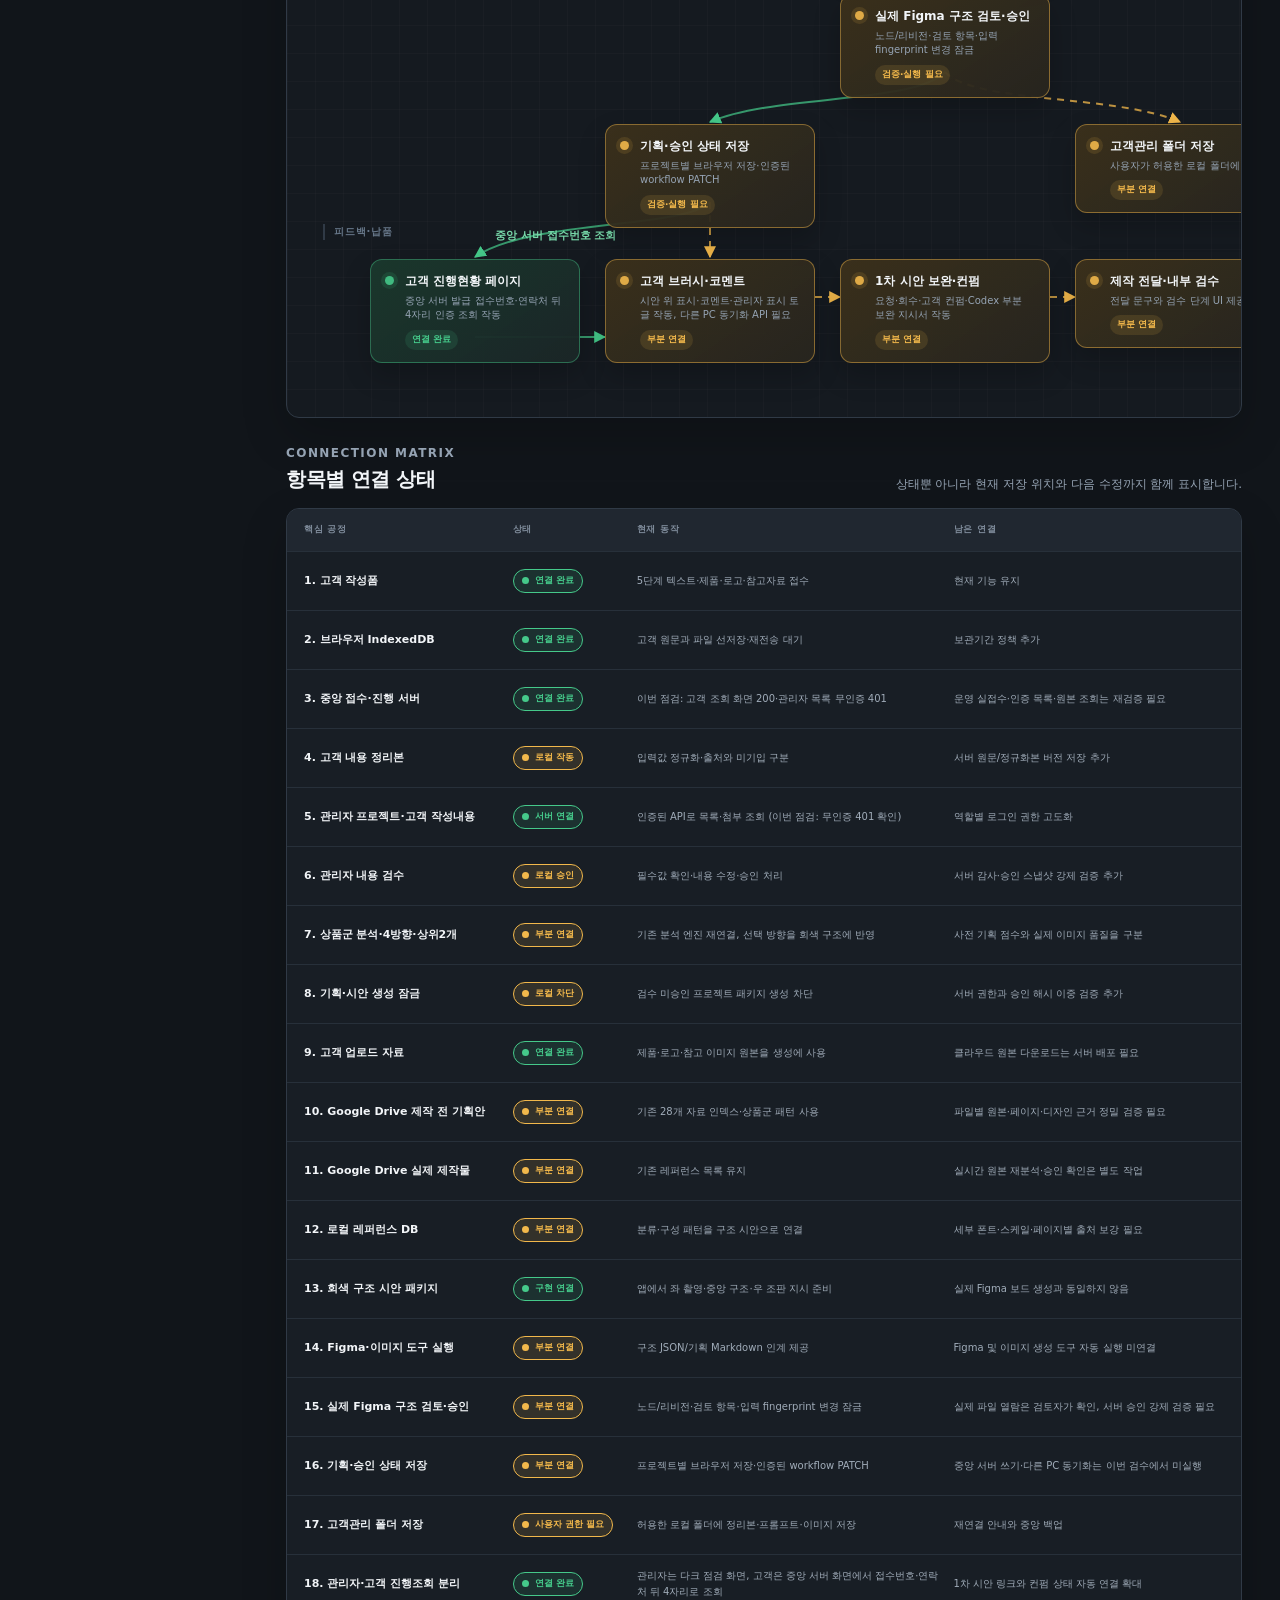
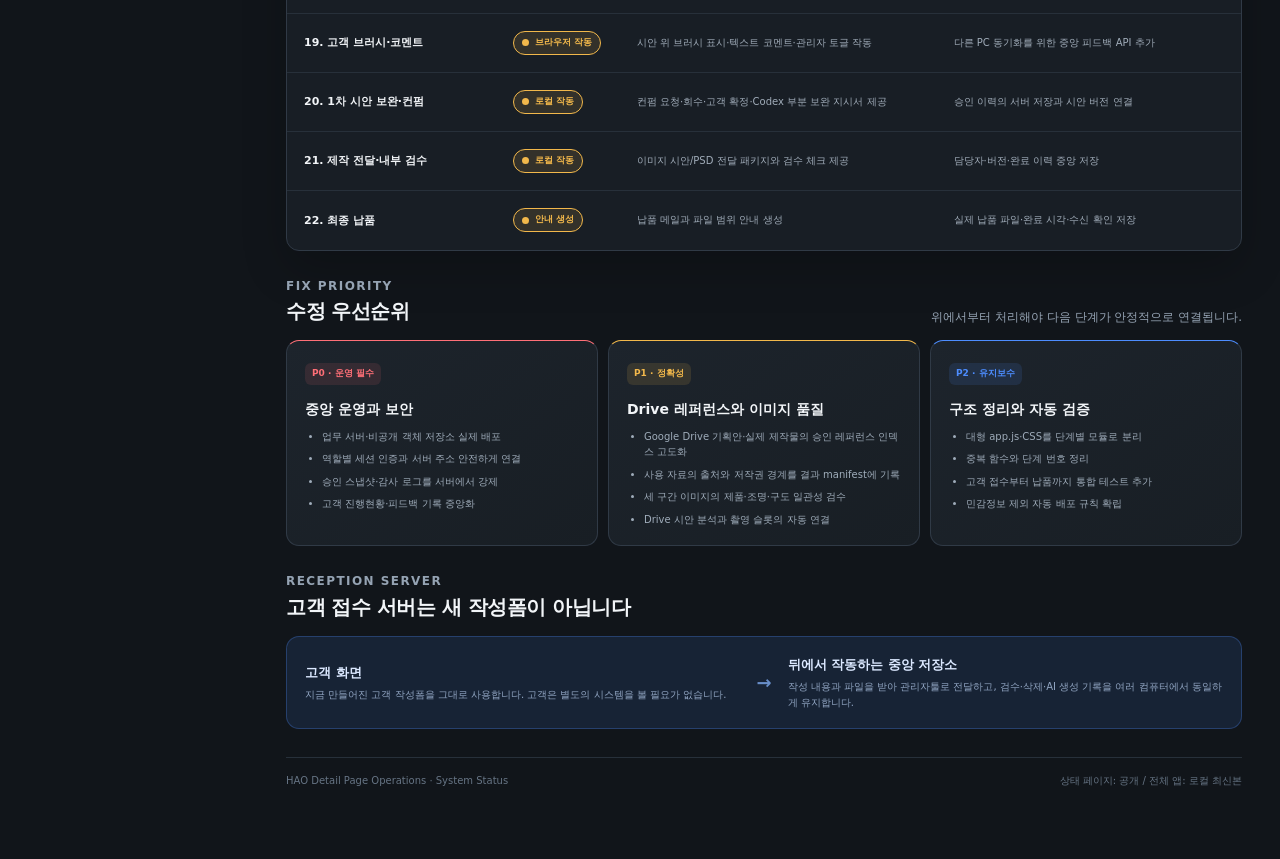
<file: system-status.html>
<!doctype html>
<html lang="ko">
<head>
    <meta charset="utf-8">
    <meta name="viewport" content="width=device-width, initial-scale=1">
    <meta name="theme-color" content="#11151a">
    <link rel="manifest" href="app.webmanifest">
    <link rel="icon" href="assets/app-icons/hao-192.png" type="image/png">
  <title>시스템 상태 | HAO 상세페이지 관리자툴</title>
  <style>
    :root {
      color-scheme: dark;
      --bg: #11151a;
      --sidebar: #151a20;
      --surface: #1a2027;
      --surface-2: #202730;
      --surface-3: #252d37;
      --line: #303a46;
      --line-soft: #27303a;
      --text: #f2f5f8;
      --muted: #95a3b3;
      --blue: #4d8dff;
      --blue-soft: rgba(77, 141, 255, .12);
      --green: #45c98a;
      --green-soft: rgba(69, 201, 138, .11);
      --amber: #f2b84b;
      --amber-soft: rgba(242, 184, 75, .12);
      --red: #ff6f77;
      --red-soft: rgba(255, 111, 119, .11);
      --purple: #9b85ff;
      --shadow: 0 18px 46px rgba(0, 0, 0, .2);
    }

    * { box-sizing: border-box; }

    html { scroll-behavior: smooth; }

    body {
      margin: 0;
      background:
        radial-gradient(circle at 86% -10%, rgba(77, 141, 255, .09), transparent 27rem),
        var(--bg);
      color: var(--text);
      font-family: Pretendard, "Noto Sans KR", system-ui, -apple-system, BlinkMacSystemFont, "Segoe UI", sans-serif;
      line-height: 1.55;
    }

    a { color: inherit; }

    .sidebar {
      position: fixed;
      inset: 0 auto 0 0;
      z-index: 20;
      display: flex;
      width: 248px;
      flex-direction: column;
      padding: 24px 18px;
      border-right: 1px solid var(--line-soft);
      background: rgba(21, 26, 32, .97);
      backdrop-filter: blur(14px);
    }

    .brand {
      display: flex;
      gap: 12px;
      align-items: center;
      margin-bottom: 32px;
    }

    .brand-mark {
      display: grid;
      width: 44px;
      height: 44px;
      place-items: center;
      border-radius: 10px;
      background: linear-gradient(145deg, #3878ee, #2256bc);
      box-shadow: 0 8px 22px rgba(48, 110, 231, .25);
      font-weight: 900;
      letter-spacing: -.04em;
    }

    .brand strong,
    .brand small { display: block; }

    .brand strong { font-size: 14px; }

    .brand small {
      margin-top: 2px;
      color: var(--muted);
      font-size: 11px;
    }

    .side-label {
      margin: 0 10px 9px;
      color: #6f7d8e;
      font-size: 10px;
      font-weight: 800;
      letter-spacing: .12em;
    }

    .side-nav {
      display: grid;
      gap: 5px;
    }

    .side-nav a {
      border: 1px solid transparent;
      border-radius: 8px;
      padding: 10px 12px;
      color: #aeb9c6;
      font-size: 13px;
      font-weight: 700;
      text-decoration: none;
    }

    .side-nav a:hover,
    .side-nav a.is-active {
      border-color: #33404f;
      background: #202832;
      color: #fff;
    }

    .sidebar-bottom {
      margin-top: auto;
    }

    .back-link {
      display: flex;
      align-items: center;
      justify-content: space-between;
      border: 1px solid #34404e;
      border-radius: 9px;
      padding: 11px 13px;
      background: #1d242c;
      color: #dbe3eb;
      font-size: 12px;
      font-weight: 800;
      text-decoration: none;
    }

    .main {
      width: calc(100% - 248px);
      max-width: 1680px;
      margin-left: 248px;
      padding: 34px 38px 70px;
    }

    .header {
      display: flex;
      gap: 24px;
      align-items: flex-start;
      justify-content: space-between;
      margin-bottom: 24px;
    }

    .eyebrow {
      margin: 0 0 7px;
      color: var(--blue);
      font-size: 11px;
      font-weight: 900;
      letter-spacing: .12em;
      text-transform: uppercase;
    }

    h1, h2, h3, p { margin-top: 0; }

    h1 {
      margin-bottom: 8px;
      font-size: clamp(27px, 3vw, 38px);
      letter-spacing: -.04em;
    }

    .header-copy {
      max-width: 760px;
      margin-bottom: 0;
      color: var(--muted);
      font-size: 14px;
    }

    .header-actions {
      display: grid;
      grid-template-columns: repeat(2, minmax(132px, 1fr));
      gap: 8px;
      align-items: center;
      min-width: 284px;
    }

    .button {
      display: inline-flex;
      min-height: 42px;
      align-items: center;
      justify-content: center;
      border: 1px solid var(--line);
      border-radius: 9px;
      padding: 0 15px;
      background: var(--surface-2);
      color: #eef3f8;
      font-size: 12px;
      font-weight: 800;
      text-decoration: none;
    }

    .button.primary {
      border-color: #397ced;
      background: #3478ea;
    }

    .audit-stamp {
      display: inline-flex;
      grid-column: 1 / -1;
      gap: 8px;
      align-items: center;
      border: 1px solid #33404c;
      border-radius: 999px;
      padding: 8px 12px;
      background: rgba(27, 34, 42, .8);
      color: #aeb9c7;
      font-size: 11px;
      font-weight: 800;
      white-space: nowrap;
      justify-content: center;
    }

    .audit-stamp::before {
      content: "";
      width: 7px;
      height: 7px;
      border-radius: 50%;
      background: var(--amber);
      box-shadow: 0 0 0 4px var(--amber-soft);
    }

    .summary-grid {
      display: grid;
      grid-template-columns: minmax(280px, 1.35fr) repeat(4, minmax(150px, .58fr));
      gap: 10px;
      margin-bottom: 14px;
    }

    .card {
      border: 1px solid var(--line);
      border-radius: 13px;
      background: linear-gradient(145deg, rgba(30, 37, 45, .97), rgba(25, 31, 38, .97));
      box-shadow: var(--shadow);
    }

    .health-card {
      position: relative;
      overflow: hidden;
      min-height: 146px;
      padding: 21px;
    }

    .health-card::after {
      position: absolute;
      right: -38px;
      bottom: -64px;
      width: 190px;
      height: 190px;
      border-radius: 50%;
      background: radial-gradient(circle, rgba(77, 141, 255, .16), transparent 66%);
      content: "";
    }

    .health-card small,
    .metric-card small {
      color: var(--muted);
      font-size: 11px;
      font-weight: 800;
    }

    .health-line {
      display: flex;
      align-items: end;
      justify-content: space-between;
      margin: 12px 0 10px;
    }

    .health-score {
      color: #fff;
      font-size: 38px;
      font-weight: 900;
      line-height: 1;
      letter-spacing: -.05em;
    }

    .health-label {
      border: 1px solid rgba(242, 184, 75, .24);
      border-radius: 999px;
      padding: 5px 9px;
      background: var(--amber-soft);
      color: #ffd887;
      font-size: 10px;
      font-weight: 900;
    }

    .health-bar {
      overflow: hidden;
      height: 6px;
      border-radius: 999px;
      background: #11161b;
    }

    .health-bar span {
      display: block;
      width: 47%;
      height: 100%;
      border-radius: inherit;
      background: linear-gradient(90deg, var(--blue), var(--amber));
    }

    .health-note {
      margin: 10px 0 0;
      color: #a9b4c0;
      font-size: 11px;
    }

    .metric-card {
      display: flex;
      min-height: 146px;
      flex-direction: column;
      justify-content: space-between;
      padding: 19px;
    }

    .metric-card strong {
      font-size: 31px;
      line-height: 1;
    }

    .metric-card.connected strong { color: var(--green); }
    .metric-card.partial strong { color: var(--amber); }
    .metric-card.disconnected strong { color: var(--red); }
    .metric-card.critical strong { color: var(--purple); }

    .deployment-alert {
      display: grid;
      grid-template-columns: auto 1fr auto;
      gap: 13px;
      align-items: center;
      margin-bottom: 26px;
      border: 1px solid rgba(242, 184, 75, .26);
      border-radius: 11px;
      padding: 13px 15px;
      background: var(--amber-soft);
    }

    .alert-icon {
      display: grid;
      width: 30px;
      height: 30px;
      place-items: center;
      border-radius: 8px;
      background: rgba(242, 184, 75, .16);
      color: #ffdc93;
      font-size: 14px;
      font-weight: 900;
    }

    .deployment-alert strong,
    .deployment-alert span { display: block; }

    .deployment-alert strong {
      color: #ffe2a8;
      font-size: 12px;
    }

    .deployment-alert span {
      margin-top: 2px;
      color: #b9a989;
      font-size: 11px;
    }

    .commit-pair {
      display: flex;
      gap: 6px;
      align-items: center;
      color: #cabd9f;
      font: 700 10px ui-monospace, SFMono-Regular, Consolas, monospace;
      white-space: nowrap;
    }

    .section {
      margin-top: 26px;
      scroll-margin-top: 24px;
    }

    .section-head {
      display: flex;
      gap: 20px;
      align-items: flex-end;
      justify-content: space-between;
      margin-bottom: 13px;
    }

    .section-head h2 {
      margin-bottom: 0;
      font-size: 20px;
      letter-spacing: -.025em;
    }

    .section-head p {
      margin-bottom: 1px;
      color: var(--muted);
      font-size: 12px;
    }

    .legend {
      display: flex;
      gap: 10px;
      flex-wrap: wrap;
      color: #9ba7b5;
      font-size: 10px;
      font-weight: 800;
    }

    .legend span,
    .status-pill {
      display: inline-flex;
      gap: 6px;
      align-items: center;
    }

    .legend i,
    .status-pill::before {
      width: 7px;
      height: 7px;
      border-radius: 50%;
      background: currentColor;
      content: "";
    }

    .legend .ok { color: var(--green); }
    .legend .some { color: var(--amber); }
    .legend .off { color: var(--red); }

    .flow-board {
      overflow-x: auto;
      border: 1px solid var(--line);
      border-radius: 13px;
      padding: 19px;
      background: rgba(24, 30, 37, .92);
      box-shadow: var(--shadow);
    }

    .flow-track {
      display: grid;
      min-width: 1120px;
      grid-template-columns: repeat(8, minmax(118px, 1fr));
      gap: 22px;
      align-items: stretch;
    }

    .flow-node {
      position: relative;
      min-height: 112px;
      border: 1px solid var(--line);
      border-radius: 11px;
      padding: 13px;
      background: var(--surface-2);
    }

    .flow-node:not(:last-child)::after {
      position: absolute;
      top: 50%;
      right: -18px;
      color: #566476;
      content: "→";
      font-size: 14px;
      font-weight: 900;
      transform: translateY(-50%);
    }

    .flow-node[data-state="connected"] { border-color: rgba(69, 201, 138, .38); }
    .flow-node[data-state="partial"] { border-color: rgba(242, 184, 75, .38); }
    .flow-node[data-state="disconnected"] { border-color: rgba(255, 111, 119, .4); }

    .flow-node .node-number {
      display: grid;
      width: 24px;
      height: 24px;
      place-items: center;
      margin-bottom: 10px;
      border-radius: 7px;
      background: #151a20;
      color: #9eacbc;
      font-size: 9px;
      font-weight: 900;
    }

    .flow-node strong {
      display: block;
      margin-bottom: 4px;
      font-size: 12px;
    }

    .flow-node p {
      margin-bottom: 0;
      color: var(--muted);
      font-size: 10px;
    }

    .flow-node .mini-state {
      position: absolute;
      top: 11px;
      right: 11px;
      width: 7px;
      height: 7px;
      border-radius: 50%;
    }

    [data-state="connected"] .mini-state { background: var(--green); }
    [data-state="partial"] .mini-state { background: var(--amber); }
    [data-state="disconnected"] .mini-state { background: var(--red); }

    .flow-branches {
      display: grid;
      grid-template-columns: repeat(3, 1fr);
      gap: 9px;
      margin-top: 11px;
    }

    .process-map-shell {
      overflow-x: auto;
      border: 1px solid var(--line);
      border-radius: 13px;
      padding: 18px;
      background:
        linear-gradient(rgba(255, 255, 255, .018) 1px, transparent 1px),
        linear-gradient(90deg, rgba(255, 255, 255, .018) 1px, transparent 1px),
        #151a20;
      background-size: 28px 28px;
      box-shadow: var(--shadow);
    }

    .process-map {
      position: relative;
      width: 1280px;
      height: 1420px;
      margin: 0 auto;
    }

    .process-map svg {
      position: absolute;
      inset: 0;
      width: 100%;
      height: 100%;
      overflow: visible;
      pointer-events: none;
    }

    .process-line {
      fill: none;
      stroke-width: 2;
      vector-effect: non-scaling-stroke;
    }

    .process-line.connected { stroke: rgba(69, 201, 138, .72); marker-end: url(#arrowConnected); }
    .process-line.partial { stroke: rgba(242, 184, 75, .76); stroke-dasharray: 7 6; marker-end: url(#arrowPartial); }
    .process-line.disconnected { stroke: rgba(255, 111, 119, .78); stroke-dasharray: 2 7; marker-end: url(#arrowDisconnected); }

    .process-line-label {
      fill: #8492a2;
      font-size: 11px;
      font-weight: 800;
    }

    .process-line-label.connected { fill: #78d9aa; }
    .process-line-label.partial { fill: #edc46e; }
    .process-line-label.disconnected { fill: #ff8e95; }

    .process-node {
      position: absolute;
      z-index: 2;
      display: grid;
      grid-template-columns: 11px 1fr;
      gap: 0 9px;
      width: 210px;
      min-height: 76px;
      align-content: center;
      border: 1px solid var(--line);
      border-radius: 12px;
      padding: 12px 14px;
      background: rgba(31, 38, 47, .98);
      box-shadow: 0 12px 28px rgba(0, 0, 0, .2);
    }

    .process-node::before {
      grid-row: 1 / span 3;
      width: 9px;
      height: 9px;
      margin-top: 4px;
      border-radius: 50%;
      background: currentColor;
      content: "";
      box-shadow: 0 0 0 4px currentColor;
      opacity: .9;
    }

    .process-node[data-state="connected"] {
      border-color: rgba(69, 201, 138, .42);
      background: linear-gradient(145deg, rgba(26, 57, 45, .94), rgba(27, 38, 39, .98));
      color: var(--green);
    }

    .process-node[data-state="partial"] {
      border-color: rgba(242, 184, 75, .46);
      background: linear-gradient(145deg, rgba(60, 49, 27, .94), rgba(39, 37, 31, .98));
      color: var(--amber);
    }

    .process-node[data-state="disconnected"] {
      border-color: rgba(255, 111, 119, .48);
      background: linear-gradient(145deg, rgba(62, 35, 39, .94), rgba(42, 31, 35, .98));
      color: var(--red);
    }

    .process-node::before { box-shadow: 0 0 0 4px color-mix(in srgb, currentColor 14%, transparent); }

    .process-node strong {
      color: var(--text);
      font-size: 12px;
    }

    .process-node small {
      display: block;
      grid-column: 2;
      margin-top: 3px;
      color: var(--muted);
      font-size: 10px;
      line-height: 1.45;
    }

    .process-state {
      grid-column: 2;
      width: max-content;
      margin-top: 7px;
      border-radius: 999px;
      padding: 3px 7px;
      background: color-mix(in srgb, currentColor 12%, transparent);
      color: currentColor;
      font-size: 9px;
      font-weight: 900;
    }

    .process-node.is-decision {
      width: 176px;
      min-height: 86px;
      border-radius: 28px;
      text-align: center;
    }

    .process-group-label {
      position: absolute;
      z-index: 1;
      border-left: 2px solid var(--line);
      padding-left: 9px;
      color: #667688;
      font-size: 10px;
      font-weight: 900;
      letter-spacing: .08em;
      text-transform: uppercase;
    }

    .process-node.customer { left: 535px; top: 20px; }
    .process-node.browser { left: 110px; top: 165px; }
    .process-node.server { left: 535px; top: 165px; }
    .process-node.summary { left: 960px; top: 165px; }
    .process-node.admin { left: 535px; top: 310px; }
    .process-node.review { left: 552px; top: 445px; }
    .process-node.ab { left: 270px; top: 585px; }
    .process-node.lock { left: 535px; top: 585px; }
    .process-node.prompt { left: 535px; top: 740px; }
    .process-node.idbref { left: 40px; top: 585px; }
    .process-node.figma { left: 805px; top: 585px; }
    .process-node.mybox { left: 1040px; top: 585px; }
    .process-node.localref { left: 1040px; top: 710px; }
    .process-node.openai { left: 535px; top: 885px; }
    .process-node.combine { left: 535px; top: 1015px; }
    .process-node.draftdb { left: 300px; top: 1145px; }
    .process-node.folder { left: 770px; top: 1145px; }
    .process-node.portal { left: 65px; top: 1280px; }
    .process-node.feedback { left: 300px; top: 1280px; }
    .process-node.revision { left: 535px; top: 1280px; }
    .process-node.delivery { left: 770px; top: 1280px; }
    .process-node.final { left: 1005px; top: 1280px; }

    .process-group-label.intake { left: 18px; top: 20px; }
    .process-group-label.references { left: 805px; top: 548px; }
    .process-group-label.production { left: 18px; top: 1245px; }

    .branch-card {
      display: grid;
      grid-template-columns: auto 1fr auto;
      gap: 10px;
      align-items: center;
      border: 1px solid var(--line);
      border-radius: 10px;
      padding: 12px 13px;
      background: #181e25;
    }

    .branch-card b { font-size: 11px; }
    .branch-card small { color: var(--muted); font-size: 10px; }

    .branch-icon {
      display: grid;
      width: 29px;
      height: 29px;
      place-items: center;
      border-radius: 8px;
      background: #222a33;
      color: #aebac8;
      font-size: 12px;
    }

    .matrix {
      overflow: hidden;
      border: 1px solid var(--line);
      border-radius: 13px;
      background: #181e25;
      box-shadow: var(--shadow);
    }

    .matrix-row {
      display: grid;
      grid-template-columns: minmax(150px, .9fr) 110px minmax(230px, 1.4fr) minmax(210px, 1.25fr);
      gap: 14px;
      align-items: center;
      min-height: 59px;
      border-bottom: 1px solid var(--line-soft);
      padding: 11px 17px;
    }

    .matrix-row:last-child { border-bottom: 0; }

    .matrix-row.header-row {
      min-height: 43px;
      background: #202730;
      color: #7f8c9b;
      font-size: 9px;
      font-weight: 900;
      letter-spacing: .08em;
    }

    .matrix-row strong { font-size: 11px; }

    .matrix-row p {
      margin: 0;
      color: #a0acb9;
      font-size: 10px;
    }

    .status-pill {
      width: max-content;
      border: 1px solid currentColor;
      border-radius: 999px;
      padding: 4px 8px;
      font-size: 9px;
      font-weight: 900;
    }

    .status-pill.connected { color: var(--green); background: var(--green-soft); }
    .status-pill.partial { color: var(--amber); background: var(--amber-soft); }
    .status-pill.disconnected { color: var(--red); background: var(--red-soft); }

    .priority-grid {
      display: grid;
      grid-template-columns: repeat(3, 1fr);
      gap: 10px;
    }

    .priority-card {
      min-height: 190px;
      border: 1px solid var(--line);
      border-radius: 13px;
      padding: 18px;
      background: linear-gradient(145deg, #1d242c, #181e24);
    }

    .priority-card .priority {
      display: inline-flex;
      margin-bottom: 14px;
      border-radius: 6px;
      padding: 4px 7px;
      font-size: 9px;
      font-weight: 900;
    }

    .priority-card.p0 { border-top-color: var(--red); }
    .priority-card.p1 { border-top-color: var(--amber); }
    .priority-card.p2 { border-top-color: var(--blue); }
    .priority-card.p0 .priority { background: var(--red-soft); color: var(--red); }
    .priority-card.p1 .priority { background: var(--amber-soft); color: var(--amber); }
    .priority-card.p2 .priority { background: var(--blue-soft); color: var(--blue); }

    .priority-card h3 {
      margin-bottom: 8px;
      font-size: 14px;
    }

    .priority-card ul {
      display: grid;
      gap: 7px;
      margin: 0;
      padding-left: 17px;
      color: #9facba;
      font-size: 10px;
    }

    .server-note {
      display: grid;
      grid-template-columns: 1fr auto 1fr;
      gap: 16px;
      align-items: center;
      border: 1px solid rgba(77, 141, 255, .28);
      border-radius: 13px;
      padding: 18px;
      background: var(--blue-soft);
    }

    .server-note h3 {
      margin-bottom: 4px;
      color: #dbe8ff;
      font-size: 13px;
    }

    .server-note p {
      margin-bottom: 0;
      color: #91a5c2;
      font-size: 10px;
    }

    .server-arrow {
      color: #688ec9;
      font-size: 18px;
      font-weight: 900;
    }

    .footer {
      display: flex;
      justify-content: space-between;
      margin-top: 28px;
      border-top: 1px solid var(--line-soft);
      padding-top: 15px;
      color: #667484;
      font-size: 10px;
    }

    @media (max-width: 1180px) {
      .summary-grid { grid-template-columns: repeat(4, 1fr); }
      .health-card { grid-column: 1 / -1; }
      .matrix-row { grid-template-columns: 1fr 100px 1.25fr; }
      .matrix-row > :last-child { display: none; }
    }

    @media (max-width: 820px) {
      .sidebar { position: static; width: auto; border-right: 0; border-bottom: 1px solid var(--line); }
      .side-label, .side-nav { display: none; }
      .brand { margin-bottom: 16px; }
      .sidebar-bottom { margin-top: 0; }
      .main { width: auto; margin-left: 0; padding: 24px 16px 50px; }
      .header { display: block; }
      .header-actions { margin-top: 16px; flex-wrap: wrap; }
      .summary-grid { grid-template-columns: repeat(2, 1fr); }
      .health-card { grid-column: 1 / -1; }
      .deployment-alert { grid-template-columns: auto 1fr; }
      .commit-pair { grid-column: 2; }
      .flow-branches, .priority-grid { grid-template-columns: 1fr; }
      .matrix-row { grid-template-columns: 1fr 90px; }
      .matrix-row > :nth-child(n+3) { display: none; }
      .server-note { grid-template-columns: 1fr; }
      .server-arrow { transform: rotate(90deg); }
      .section-head { display: block; }
      .legend { margin-top: 10px; }
    }
  </style>
</head>
<body>
  <aside class="sidebar">
    <div class="brand">
      <span class="brand-mark">AI</span>
      <div>
        <strong>상세 자동화</strong>
        <small>System Operations</small>
      </div>
    </div>
    <p class="side-label">SYSTEM STATUS</p>
    <nav class="side-nav" aria-label="시스템 상태 목차">
      <a class="is-active" href="#overview">전체 요약</a>
      <a href="#flow">작업 흐름</a>
      <a href="#connections">연결 상태</a>
      <a href="#priority">수정 우선순위</a>
      <a href="#server">접수 서버 역할</a>
    </nav>
    <div class="sidebar-bottom">
      <a class="back-link" href="index.html"><span>← 관리자툴로 돌아가기</span><span>HAO</span></a>
    </div>
  </aside>

  <main class="main">
    <header class="header" id="overview">
      <div>
        <p class="eyebrow">Detail Page Operations</p>
        <h1>시스템 상태</h1>
        <p class="header-copy">고객 접수부터 검수, 이미지 시안 생성, 폴더링, 최종 납품까지 현재 연결된 구간과 보완이 필요한 구간을 한눈에 확인합니다.</p>
      </div>
      <div class="header-actions">
        <span class="audit-stamp">2026.08.20 MVP 1차 구현 점검</span>
        <a class="button" href="project-form.html">고객 작성폼</a>
        <a class="button primary" href="index.html">관리자툴 열기</a>
      </div>
    </header>

    <section class="summary-grid" aria-label="상태 요약">
      <article class="card health-card">
        <small>전체 운영 준비도</small>
        <div class="health-line">
          <strong class="health-score" id="healthScore">—</strong>
          <span class="health-label">보완 필요</span>
        </div>
        <div class="health-bar"><span id="healthBar"></span></div>
        <p class="health-note" id="healthNote">핵심 공정 상태를 계산하고 있습니다.</p>
      </article>
      <article class="card metric-card connected"><small>연결 완료</small><strong id="connectedCount">0</strong><small>정상 사용 가능</small></article>
      <article class="card metric-card partial"><small>부분 연결</small><strong id="partialCount">0</strong><small>조건부 사용 가능</small></article>
      <article class="card metric-card disconnected"><small>미연결</small><strong id="disconnectedCount">0</strong><small>추가 개발 필요</small></article>
      <article class="card metric-card critical"><small>최우선 조치</small><strong id="criticalCount">0</strong><small>실운영 전 필수</small></article>
    </section>

    <div class="deployment-alert" role="status">
      <span class="alert-icon">!</span>
      <div>
        <strong>중앙 접수·파일 저장·접수번호 진행조회가 연결되어 실운영 검증 중입니다.</strong>
        <span>고객 제출 시 중앙 서버가 접수번호를 발급하고, 고객은 서버 진행조회 화면을 사용합니다. 관리자 다크모드 진행 화면과 로컬 안전본은 계속 유지됩니다.</span>
      </div>
      <div class="commit-pair"><span>STATUS PUBLIC</span><span>·</span><span>APP LOCAL LATEST</span></div>
    </div>

    <section class="section" id="flow">
      <div class="section-head">
        <div><p class="eyebrow">Workflow Map</p><h2>전체 작업 흐름</h2><p>2026-09-09 안정화 점검 · 아래 연결 수는 코드상 구현 현황이며 실시간 장애 검사나 생성 품질 보증이 아닙니다.</p></div>
        <div class="legend"><span class="ok"><i></i>연결 완료</span><span class="some"><i></i>부분 연결</span><span class="off"><i></i>미연결</span></div>
      </div>
      <div class="process-map-shell">
        <div class="process-map" id="processMap" role="img" aria-label="고객 작성폼부터 최종 납품까지 연결 상태를 색상과 선으로 표시한 공정도. 초록색 실선은 연결 완료, 노란색 점선은 부분 연결, 붉은색 점선은 미연결입니다.">
          <span class="process-group-label intake">접수·검수</span>
          <span class="process-group-label references">레퍼런스 입력</span>
          <span class="process-group-label production">피드백·납품</span>

          <svg viewBox="0 0 1280 1420" aria-hidden="true">
            <defs>
              <marker id="arrowConnected" viewBox="0 0 10 10" refX="9" refY="5" markerWidth="6" markerHeight="6" orient="auto-start-reverse"><path d="M 0 0 L 10 5 L 0 10 z" fill="#45c98a"/></marker>
              <marker id="arrowPartial" viewBox="0 0 10 10" refX="9" refY="5" markerWidth="6" markerHeight="6" orient="auto-start-reverse"><path d="M 0 0 L 10 5 L 0 10 z" fill="#f2b84b"/></marker>
              <marker id="arrowDisconnected" viewBox="0 0 10 10" refX="9" refY="5" markerWidth="6" markerHeight="6" orient="auto-start-reverse"><path d="M 0 0 L 10 5 L 0 10 z" fill="#ff6f77"/></marker>
            </defs>

            <path class="process-line connected" d="M640 96 C640 125 215 118 215 163"/>
            <path class="process-line connected" d="M640 96 L640 163"/>
            <path class="process-line connected" d="M640 96 C640 125 1065 118 1065 163"/>
            <text class="process-line-label connected" x="300" y="125">브라우저 원본 보관</text>
            <text class="process-line-label connected" x="652" y="133">서버 업로드·접수번호 발급</text>

            <path class="process-line connected" d="M215 241 C215 280 535 268 585 308"/>
            <path class="process-line connected" d="M640 241 L640 308"/>
            <path class="process-line connected" d="M1065 241 C1065 280 745 268 695 308"/>
            <text class="process-line-label connected" x="652" y="277">관리자 키로 타 PC 동기화</text>

            <path class="process-line connected" d="M640 386 L640 443"/>
            <path class="process-line connected" d="M590 531 C540 550 425 550 375 583"/>
            <path class="process-line connected" d="M640 531 L640 583"/>
            <text class="process-line-label connected" x="470" y="552">검수 승인</text>
            <text class="process-line-label connected" x="652" y="557">미승인 잠금</text>

            <path class="process-line connected" d="M375 663 C400 705 535 695 585 738"/>
            <path class="process-line connected" d="M145 663 C175 710 505 690 585 738"/>
            <path class="process-line partial" d="M910 663 C900 710 745 700 695 738"/>
            <path class="process-line disconnected" d="M1145 663 C1110 715 760 700 695 738"/>
            <path class="process-line connected" d="M1145 788 C1080 820 760 790 695 790"/>
            <text class="process-line-label partial" x="825" y="704">개별 프레임 지정 필요</text>
            <text class="process-line-label connected" x="935" y="816">로컬 분석 데이터</text>

            <path class="process-line partial" d="M640 818 L640 883"/>
            <text class="process-line-label connected" x="652" y="858">관리자 Codex 실행</text>
            <path class="process-line partial" d="M640 963 L640 1013"/>
            <path class="process-line connected" d="M640 1093 C610 1125 470 1115 405 1143"/>
            <path class="process-line partial" d="M640 1093 C670 1125 810 1115 875 1143"/>

            <path class="process-line connected" d="M405 1223 C380 1250 225 1240 170 1278"/>
            <path class="process-line connected" d="M170 1358 L300 1358"/>
            <path class="process-line partial" d="M405 1223 C405 1250 405 1260 405 1278"/>
            <path class="process-line partial" d="M510 1318 L535 1318"/>
            <path class="process-line partial" d="M745 1318 L770 1318"/>
            <path class="process-line partial" d="M980 1318 L1005 1318"/>
            <text class="process-line-label connected" x="190" y="1260">중앙 서버 접수번호 조회</text>
          </svg>

          <article class="process-node customer" data-state="connected"><strong>고객 작성폼</strong><small>5단계 제품 정보와 원본 파일 접수</small><span class="process-state">연결 완료</span></article>
          <article class="process-node browser" data-state="connected"><strong>브라우저 IndexedDB</strong><small>프로젝트·제품·로고·참고자료 선저장</small><span class="process-state">연결 완료</span></article>
          <article class="process-node server" data-state="connected"><strong>중앙 접수·진행 서버</strong><small>고객 접수·파일 저장·관리자 조회·접수번호 발급·진행조회 응답</small><span class="process-state">연결 완료</span></article>
          <article class="process-node summary" data-state="partial"><strong>고객 내용 정리본</strong><small>로컬 원문 정규화·입력 출처 구분, 서버 버전 대기</small><span class="process-state">부분 연결</span></article>
          <article class="process-node admin" data-state="connected"><strong>관리자 프로젝트 목록</strong><small>중앙 접수 서버 프로젝트 조회와 현재 브라우저 안전본 사용</small><span class="process-state">연결 완료</span></article>
          <article class="process-node review is-decision" data-state="partial"><strong>관리자 내용 검수</strong><small>브라우저 승인 잠금 작동, 서버 강제 검증 대기</small><span class="process-state">부분 연결</span></article>
          <article class="process-node ab" data-state="partial"><strong>상품군 분석·4방향·상위2개</strong><small>기존 분석 엔진 재연결, 선택 방향을 회색 구조에 반영</small><span class="process-state">검증·실행 필요</span></article>
          <article class="process-node lock" data-state="partial"><strong>기획·시안 생성 잠금</strong><small>로컬 차단 작동, 서버 권한 이중 검증 대기</small><span class="process-state">부분 연결</span></article>
          <article class="process-node idbref" data-state="connected"><strong>고객 업로드 자료</strong><small>제품·로고·참고 이미지 원본 사용</small><span class="process-state">연결 완료</span></article>
          <article class="process-node figma" data-state="partial"><strong>Google Drive 제작 전 기획안</strong><small>기존 28개 자료 인덱스·상품군 패턴 사용</small><span class="process-state">검증·실행 필요</span></article>
          <article class="process-node mybox" data-state="partial"><strong>Google Drive 실제 제작물</strong><small>기존 레퍼런스 목록 유지</small><span class="process-state">검증·실행 필요</span></article>
          <article class="process-node localref" data-state="partial"><strong>로컬 레퍼런스 DB</strong><small>분류·구성 패턴을 구조 시안으로 연결</small><span class="process-state">검증·실행 필요</span></article>
          <article class="process-node prompt" data-state="connected"><strong>회색 구조 시안 패키지</strong><small>앱에서 좌 촬영·중앙 구조·우 조판 지시 준비</small><span class="process-state">구현 연결</span></article>
          <article class="process-node openai" data-state="partial"><strong>Figma·이미지 도구 실행</strong><small>구조 JSON/기획 Markdown 인계 제공</small><span class="process-state">검증·실행 필요</span></article>
          <article class="process-node combine" data-state="partial"><strong>실제 Figma 구조 검토·승인</strong><small>노드/리비전·검토 항목·입력 fingerprint 변경 잠금</small><span class="process-state">검증·실행 필요</span></article>
          <article class="process-node draftdb" data-state="partial"><strong>기획·승인 상태 저장</strong><small>프로젝트별 브라우저 저장·인증된 workflow PATCH</small><span class="process-state">검증·실행 필요</span></article>
          <article class="process-node folder" data-state="partial"><strong>고객관리 폴더 저장</strong><small>사용자가 허용한 로컬 폴더에 저장</small><span class="process-state">부분 연결</span></article>
          <article class="process-node portal" data-state="connected"><strong>고객 진행현황 페이지</strong><small>중앙 서버 발급 접수번호·연락처 뒤 4자리 인증 조회 작동</small><span class="process-state">연결 완료</span></article>
          <article class="process-node feedback" data-state="partial"><strong>고객 브러시·코멘트</strong><small>시안 위 표시·코멘트·관리자 표시 토글 작동, 다른 PC 동기화 API 필요</small><span class="process-state">부분 연결</span></article>
          <article class="process-node revision" data-state="partial"><strong>1차 시안 보완·컨펌</strong><small>요청·회수·고객 컨펌·Codex 부분 보완 지시서 작동</small><span class="process-state">부분 연결</span></article>
          <article class="process-node delivery" data-state="partial"><strong>제작 전달·내부 검수</strong><small>전달 문구와 검수 단계 UI 제공</small><span class="process-state">부분 연결</span></article>
          <article class="process-node final" data-state="partial"><strong>최종 납품</strong><small>납품 기록의 중앙 저장은 추가 필요</small><span class="process-state">부분 연결</span></article>
        </div>
      </div>
    </section>

    <section class="section" id="connections">
      <div class="section-head">
        <div><p class="eyebrow">Connection Matrix</p><h2>항목별 연결 상태</h2></div>
        <p>상태뿐 아니라 현재 저장 위치와 다음 수정까지 함께 표시합니다.</p>
      </div>
      <div class="matrix" id="statusMatrix">
        <div class="matrix-row header-row"><span>핵심 공정</span><span>상태</span><span>현재 동작</span><span>남은 연결</span></div>
        <div class="matrix-row" data-status="connected"><strong>1. 고객 작성폼</strong><span class="status-pill connected">연결 완료</span><p>5단계 텍스트·제품·로고·참고자료 접수</p><p>현재 기능 유지</p></div>
        <div class="matrix-row" data-status="connected"><strong>2. 브라우저 IndexedDB</strong><span class="status-pill connected">연결 완료</span><p>고객 원문과 파일 선저장·재전송 대기</p><p>보관기간 정책 추가</p></div>
        <div class="matrix-row" data-status="connected"><strong>3. 중앙 접수·진행 서버</strong><span class="status-pill connected">연결 완료</span><p>이번 점검: 고객 조회 화면 200·관리자 목록 무인증 401</p><p>운영 실접수·인증 목록·원본 조회는 재검증 필요</p></div>
        <div class="matrix-row" data-status="partial"><strong>4. 고객 내용 정리본</strong><span class="status-pill partial">로컬 작동</span><p>입력값 정규화·출처와 미기입 구분</p><p>서버 원문/정규화본 버전 저장 추가</p></div>
        <div class="matrix-row" data-status="connected"><strong>5. 관리자 프로젝트·고객 작성내용</strong><span class="status-pill connected">서버 연결</span><p>인증된 API로 목록·첨부 조회 (이번 점검: 무인증 401 확인)</p><p>역할별 로그인 권한 고도화</p></div>
        <div class="matrix-row" data-status="partial"><strong>6. 관리자 내용 검수</strong><span class="status-pill partial">로컬 승인</span><p>필수값 확인·내용 수정·승인 처리</p><p>서버 감사·승인 스냅샷 강제 검증 추가</p></div>
        <div class="matrix-row" data-status="partial"><strong>7. 상품군 분석·4방향·상위2개</strong><span class="status-pill partial">부분 연결</span><p>기존 분석 엔진 재연결, 선택 방향을 회색 구조에 반영</p><p>사전 기획 점수와 실제 이미지 품질을 구분</p></div>
        <div class="matrix-row" data-status="partial"><strong>8. 기획·시안 생성 잠금</strong><span class="status-pill partial">로컬 차단</span><p>검수 미승인 프로젝트 패키지 생성 차단</p><p>서버 권한과 승인 해시 이중 검증 추가</p></div>
        <div class="matrix-row" data-status="connected"><strong>9. 고객 업로드 자료</strong><span class="status-pill connected">연결 완료</span><p>제품·로고·참고 이미지 원본을 생성에 사용</p><p>클라우드 원본 다운로드는 서버 배포 필요</p></div>
        <div class="matrix-row" data-status="partial"><strong>10. Google Drive 제작 전 기획안</strong><span class="status-pill partial">부분 연결</span><p>기존 28개 자료 인덱스·상품군 패턴 사용</p><p>파일별 원본·페이지·디자인 근거 정밀 검증 필요</p></div>
        <div class="matrix-row" data-status="partial"><strong>11. Google Drive 실제 제작물</strong><span class="status-pill partial">부분 연결</span><p>기존 레퍼런스 목록 유지</p><p>실시간 원본 재분석·승인 확인은 별도 작업</p></div>
        <div class="matrix-row" data-status="partial"><strong>12. 로컬 레퍼런스 DB</strong><span class="status-pill partial">부분 연결</span><p>분류·구성 패턴을 구조 시안으로 연결</p><p>세부 폰트·스케일·페이지별 출처 보강 필요</p></div>
        <div class="matrix-row" data-status="connected"><strong>13. 회색 구조 시안 패키지</strong><span class="status-pill connected">구현 연결</span><p>앱에서 좌 촬영·중앙 구조·우 조판 지시 준비</p><p>실제 Figma 보드 생성과 동일하지 않음</p></div>
        <div class="matrix-row" data-status="partial"><strong>14. Figma·이미지 도구 실행</strong><span class="status-pill partial">부분 연결</span><p>구조 JSON/기획 Markdown 인계 제공</p><p>Figma 및 이미지 생성 도구 자동 실행 미연결</p></div>
        <div class="matrix-row" data-status="partial"><strong>15. 실제 Figma 구조 검토·승인</strong><span class="status-pill partial">부분 연결</span><p>노드/리비전·검토 항목·입력 fingerprint 변경 잠금</p><p>실제 파일 열람은 검토자가 확인, 서버 승인 강제 검증 필요</p></div>
        <div class="matrix-row" data-status="partial"><strong>16. 기획·승인 상태 저장</strong><span class="status-pill partial">부분 연결</span><p>프로젝트별 브라우저 저장·인증된 workflow PATCH</p><p>중앙 서버 쓰기·다른 PC 동기화는 이번 검수에서 미실행</p></div>
        <div class="matrix-row" data-status="partial"><strong>17. 고객관리 폴더 저장</strong><span class="status-pill partial">사용자 권한 필요</span><p>허용한 로컬 폴더에 정리본·프롬프트·이미지 저장</p><p>재연결 안내와 중앙 백업</p></div>
        <div class="matrix-row" data-status="connected"><strong>18. 관리자·고객 진행조회 분리</strong><span class="status-pill connected">연결 완료</span><p>관리자는 다크 점검 화면, 고객은 중앙 서버 화면에서 접수번호·연락처 뒤 4자리로 조회</p><p>1차 시안 링크와 컨펌 상태 자동 연결 확대</p></div>
        <div class="matrix-row" data-status="partial"><strong>19. 고객 브러시·코멘트</strong><span class="status-pill partial">브라우저 작동</span><p>시안 위 브러시 표시·텍스트 코멘트·관리자 토글 작동</p><p>다른 PC 동기화를 위한 중앙 피드백 API 추가</p></div>
        <div class="matrix-row" data-status="partial"><strong>20. 1차 시안 보완·컨펌</strong><span class="status-pill partial">로컬 작동</span><p>컨펌 요청·회수·고객 확정·Codex 부분 보완 지시서 제공</p><p>승인 이력의 서버 저장과 시안 버전 연결</p></div>
        <div class="matrix-row" data-status="partial"><strong>21. 제작 전달·내부 검수</strong><span class="status-pill partial">로컬 작동</span><p>이미지 시안/PSD 전달 패키지와 검수 체크 제공</p><p>담당자·버전·완료 이력 중앙 저장</p></div>
        <div class="matrix-row" data-status="partial"><strong>22. 최종 납품</strong><span class="status-pill partial">안내 생성</span><p>납품 메일과 파일 범위 안내 생성</p><p>실제 납품 파일·완료 시각·수신 확인 저장</p></div>
      </div>
    </section>

    <section class="section" id="priority">
      <div class="section-head"><div><p class="eyebrow">Fix Priority</p><h2>수정 우선순위</h2></div><p>위에서부터 처리해야 다음 단계가 안정적으로 연결됩니다.</p></div>
      <div class="priority-grid">
        <article class="priority-card p0"><span class="priority">P0 · 운영 필수</span><h3>중앙 운영과 보안</h3><ul><li>업무 서버·비공개 객체 저장소 실제 배포</li><li>역할별 세션 인증과 서버 주소 안전하게 연결</li><li>승인 스냅샷·감사 로그를 서버에서 강제</li><li>고객 진행현황·피드백 기록 중앙화</li></ul></article>
        <article class="priority-card p1"><span class="priority">P1 · 정확성</span><h3>Drive 레퍼런스와 이미지 품질</h3><ul><li>Google Drive 기획안·실제 제작물의 승인 레퍼런스 인덱스 고도화</li><li>사용 자료의 출처와 저작권 경계를 결과 manifest에 기록</li><li>세 구간 이미지의 제품·조명·구도 일관성 검수</li><li>Drive 시안 분석과 촬영 슬롯의 자동 연결</li></ul></article>
        <article class="priority-card p2"><span class="priority">P2 · 유지보수</span><h3>구조 정리와 자동 검증</h3><ul><li>대형 app.js·CSS를 단계별 모듈로 분리</li><li>중복 함수와 단계 번호 정리</li><li>고객 접수부터 납품까지 통합 테스트 추가</li><li>민감정보 제외 자동 배포 규칙 확립</li></ul></article>
      </div>
    </section>

    <section class="section" id="server">
      <div class="section-head"><div><p class="eyebrow">Reception Server</p><h2>고객 접수 서버는 새 작성폼이 아닙니다</h2></div></div>
      <div class="server-note">
        <div><h3>고객 화면</h3><p>지금 만들어진 고객 작성폼을 그대로 사용합니다. 고객은 별도의 시스템을 볼 필요가 없습니다.</p></div>
        <span class="server-arrow">→</span>
        <div><h3>뒤에서 작동하는 중앙 저장소</h3><p>작성 내용과 파일을 받아 관리자툴로 전달하고, 검수·삭제·AI 생성 기록을 여러 컴퓨터에서 동일하게 유지합니다.</p></div>
      </div>
    </section>

    <footer class="footer"><span>HAO Detail Page Operations · System Status</span><span>상태 페이지: 공개 / 전체 앱: 로컬 최신본</span></footer>
  </main>

  <script>
    (() => {
      const flowNodes = [...document.querySelectorAll("#processMap [data-state]")];
      const rows = [...document.querySelectorAll("#statusMatrix [data-status]")];
      const counts = flowNodes.reduce((result, node) => {
        result[node.dataset.state] = (result[node.dataset.state] || 0) + 1;
        return result;
      }, {});
      const total = flowNodes.length || 1;
      const weighted = (counts.connected || 0) + (counts.partial || 0) * 0.5;
      const score = Math.round(weighted / total * 100);
      document.getElementById("connectedCount").textContent = counts.connected || 0;
      document.getElementById("partialCount").textContent = counts.partial || 0;
      document.getElementById("disconnectedCount").textContent = counts.disconnected || 0;
      document.getElementById("healthScore").textContent = `${score}점`;
      document.getElementById("healthBar").style.width = `${score}%`;
      document.querySelector(".health-label").textContent = "구현 연결 현황 · 실운영 통과율 아님";
      document.getElementById("healthNote").textContent = `${total}개 핵심 공정 기준 · 완료 ${counts.connected || 0} · 부분 ${counts.partial || 0} · 미연결 ${counts.disconnected || 0}`;
      document.getElementById("criticalCount").textContent = document.querySelectorAll(".priority-card.p0 li").length;
      const matrixCounts = rows.reduce((result, row) => {
        result[row.dataset.status] = (result[row.dataset.status] || 0) + 1;
        return result;
      }, {});
      const matrixMatchesFlow = rows.length === flowNodes.length
        && ["connected", "partial", "disconnected"].every((state) => (matrixCounts[state] || 0) === (counts[state] || 0));
      document.getElementById("statusMatrix").dataset.consistent = String(matrixMatchesFlow);

      const links = [...document.querySelectorAll(".side-nav a")];
      const sections = links.map(link => document.querySelector(link.getAttribute("href"))).filter(Boolean);
      const observer = new IntersectionObserver(entries => {
        const visible = entries.filter(entry => entry.isIntersecting).sort((a, b) => b.intersectionRatio - a.intersectionRatio)[0];
        if (!visible) return;
        links.forEach(link => link.classList.toggle("is-active", link.getAttribute("href") === `#${visible.target.id}`));
      }, { rootMargin: "-15% 0px -70%", threshold: [0, .2, .6] });
      sections.forEach(section => observer.observe(section));
    })();
  </script>
  <script src="pwa-install.js?v=20260820-3"></script>
</body>
</html>
</file>
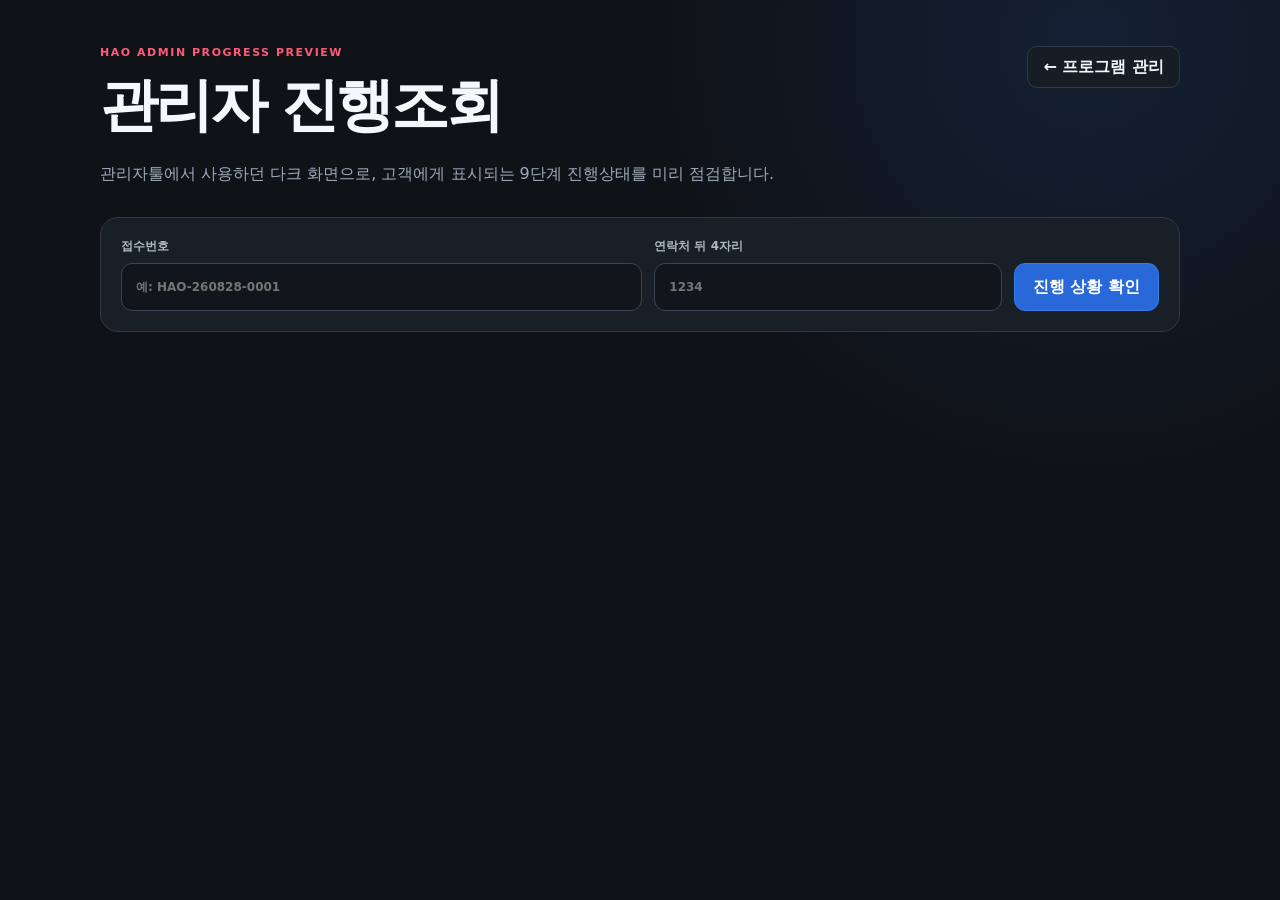
<file: track.html>
<!doctype html>
<html lang="ko">
<head>
  <meta charset="utf-8">
  <meta name="viewport" content="width=device-width,initial-scale=1,viewport-fit=cover">
  <meta name="theme-color" content="#11151a">
  <meta name="robots" content="noindex,nofollow">
  <title>관리자 진행조회 — HAO</title>
  <style>
    :root{color-scheme:dark;font-family:Pretendard,"Noto Sans KR",system-ui,sans-serif;background:#0f1318;color:#f5f7fa}*{box-sizing:border-box}body{min-height:100vh;margin:0;background:radial-gradient(circle at 85% 5%,rgba(50,112,226,.14),transparent 31%),#0f1318}button,input{font:inherit}main{width:min(1080px,calc(100% - 30px));margin:0 auto;padding:46px 0 80px}.top{display:flex;justify-content:space-between;align-items:flex-start;gap:16px}.eyebrow{margin:0 0 8px;color:#ff5b78;font-size:11px;font-weight:900;letter-spacing:.14em}h1{margin:0;font-size:clamp(34px,6vw,58px);letter-spacing:-.055em}.intro{margin:15px 0 30px;color:#9daaba;line-height:1.7}.back{display:inline-flex;align-items:center;justify-content:center;min-height:42px;border:1px solid #303a46;border-radius:10px;padding:0 15px;background:#171d24;color:#f5f7fa;text-decoration:none;font-weight:850}.lookup{display:grid;grid-template-columns:1.2fr .8fr auto;gap:12px;padding:20px;border:1px solid #303a46;border-radius:18px;background:#191f26}label{color:#aeb8c4;font-size:12px;font-weight:800}input{display:block;width:100%;height:48px;margin-top:8px;border:1px solid #3a4653;border-radius:11px;padding:0 14px;background:#11161c;color:#fff}input:focus{outline:2px solid rgba(61,126,239,.45);border-color:#4b83e8}button{align-self:end;min-height:48px;border:1px solid #397be9;border-radius:11px;padding:0 18px;background:#2868d8;color:#fff;font-weight:900;cursor:pointer}.error{min-height:22px;margin:10px 2px 0;color:#ff8296;font-size:13px}.result[hidden]{display:none}.summary{position:relative;overflow:hidden;display:grid;grid-template-columns:1fr auto;gap:18px;border:1px solid #33404d;border-radius:20px;padding:26px;background:#1a2027}.summary::after{content:"";position:absolute;width:190px;height:190px;right:-80px;top:-100px;border-radius:50%;background:rgba(54,119,235,.17)}.summary small{color:#77a9ff;font-weight:900}.summary h2{margin:7px 0 6px;font-size:clamp(22px,4vw,34px);letter-spacing:-.04em}.summary p{margin:0;color:#a8b4c1}.status{position:relative;z-index:1;align-self:start;border:1px solid rgba(98,221,161,.32);border-radius:999px;padding:8px 12px;background:rgba(98,221,161,.1);color:#70e1a9;font-size:12px;font-weight:900}.progress-head{display:flex;justify-content:space-between;margin:25px 0 9px;color:#b8c3cf;font-size:13px}.progress-bar{overflow:hidden;height:10px;border-radius:99px;background:#252e38}.progress-bar span{display:block;width:0;height:100%;border-radius:inherit;background:linear-gradient(90deg,#3478ef,#62dda1);transition:width .45s ease}.timeline{display:grid;grid-template-columns:repeat(9,minmax(0,1fr));gap:7px;margin-top:24px}.stage{position:relative;min-height:132px;border:1px solid #2c3641;border-radius:14px;padding:14px 10px;background:#151a20}.stage b{display:grid;width:28px;height:28px;place-items:center;border-radius:50%;background:#2b3440;color:#8795a5;font-size:11px}.stage strong{display:block;margin:15px 0 6px;font-size:12px;line-height:1.4}.stage span{color:#7e8a98;font-size:11px;line-height:1.45}.stage.done{border-color:rgba(98,221,161,.35);background:rgba(49,119,82,.12)}.stage.done b{background:#2d845d;color:#fff}.stage.active{border-color:#4585ed;background:rgba(47,105,211,.16);box-shadow:inset 0 0 0 1px rgba(73,137,244,.2)}.stage.active b{background:#3478ef;color:#fff}.stage.active span{color:#a9c7ff}.detail-grid{display:grid;grid-template-columns:1fr 1fr;gap:12px;margin-top:14px}.detail{border:1px solid #2c3540;border-radius:14px;padding:18px;background:#151a20}.detail small{color:#7f8d9d;font-weight:800}.detail strong{display:block;margin-top:8px;font-size:15px;line-height:1.55}.notice{margin-top:18px;color:#788696;font-size:12px;line-height:1.6}
    @media(max-width:820px){main{padding-top:24px}.top{display:block}.back{width:100%;margin:18px 0}.lookup{grid-template-columns:1fr;padding:14px}button{width:100%}.timeline{grid-template-columns:1fr 1fr}.summary,.detail-grid{grid-template-columns:1fr}.status{justify-self:start}.stage{min-height:112px}h1{font-size:38px}}
    @media(max-width:390px){html,body{max-width:100%;overflow-x:hidden}main{width:calc(100% - 20px)}.timeline{grid-template-columns:1fr}.stage{min-height:92px}.summary{padding:20px}.intro,.detail strong{overflow-wrap:anywhere}}
  </style>
</head>
<body>
  <main>
    <header class="top"><div><p class="eyebrow">HAO ADMIN PROGRESS PREVIEW</p><h1>관리자 진행조회</h1><p class="intro">관리자툴에서 사용하던 다크 화면으로, 고객에게 표시되는 9단계 진행상태를 미리 점검합니다.</p></div><a class="back" href="START_HERE.html">← 프로그램 관리</a></header>
    <form class="lookup" id="lookupForm">
      <label>접수번호<input id="receipt" autocomplete="off" placeholder="예: HAO-260828-0001" required></label>
      <label>연락처 뒤 4자리<input id="verify" inputmode="numeric" maxlength="4" autocomplete="off" placeholder="1234" required></label>
      <button type="submit">진행 상황 확인</button>
    </form>
    <p class="error" id="error" role="status"></p>
    <section class="result" id="result" hidden aria-live="polite">
      <div class="summary"><div><small id="receiptLabel"></small><h2 id="productName"></h2><p id="companyName"></p></div><span class="status" id="statusLabel"></span></div>
      <div class="progress-head"><strong>전체 진행률</strong><span id="progressText"></span></div><div class="progress-bar"><span id="progressBar"></span></div>
      <div class="timeline" id="timeline"></div>
      <div class="detail-grid"><article class="detail"><small>현재 고객 안내</small><strong id="currentWork"></strong></article><article class="detail"><small>다음 예정 단계</small><strong id="nextWork"></strong></article></div>
      <p class="notice">이 화면은 관리자용 표시 점검 화면입니다. 고객에게 전달할 주소는 프로그램 관리의 ‘고객용 진행조회’를 사용하세요.</p>
    </section>
  </main>
  <script>
    const $=id=>document.getElementById(id);const stageNames=["접수 완료","자료 확인 중","내용 검수 완료","1차 시안 제작 중","1차 시안 검수·수정","고객 확인·피드백","실제 제작","내부 검수","최종 납품"];
    function indexFromStatus(value=""){const text=String(value);if(/최종 납품|납품 완료|프로젝트 완료/.test(text))return 8;if(/내부 검수/.test(text))return 7;if(/실제 제작/.test(text))return 6;if(/고객.*(확인|피드백|컨펌|회신)/.test(text))return 5;if(/1차 시안.*(검수|수정|완료|보완)/.test(text))return 4;if(/1차 시안|시안 제작|기획 생성/.test(text))return 3;if(/내용 검수 완료|검수 완료/.test(text))return 2;if(/자료 확인|확인 중|자료 정리/.test(text))return 1;return 0}
    function normalizeRemote(data,receipt){const project=data?.project||data?.submission||data||{};const progress=data?.customerProgress||project?.workflow?.customerProgress||{};const currentStep=Math.min(9,Math.max(1,Number(data?.currentStep||progress.currentStep||indexFromStatus(data?.stepLabel||progress.stepLabel||project.status)+1)));const currentIndex=currentStep-1;const status=data?.stepLabel||progress.stepLabel||project.status||stageNames[currentIndex];return{companyName:project.companyName||project.clientName||data.companyName||"고객 프로젝트",productName:project.productName||data.productName||"상세페이지 제작 프로젝트",status,currentIndex,progress:Math.round((currentStep/9)*100),currentWork:data?.customerMessage||progress.customerMessage||data?.currentWork||`${stageNames[currentIndex]} 단계가 진행 중입니다.`,nextWork:data?.nextWork||(currentIndex<8?`${stageNames[currentIndex+1]} 단계로 이동할 예정입니다.`:"최종 납품이 완료되었습니다."),receipt:data?.receiptNo||project.receiptNo||receipt}}
    function render(project){$("receiptLabel").textContent=project.receipt;$("companyName").textContent=project.companyName;$("productName").textContent=project.productName;$("statusLabel").textContent=project.status;$("progressText").textContent=`${project.progress}%`;$("progressBar").style.width=`${project.progress}%`;$("currentWork").textContent=project.currentWork;$("nextWork").textContent=project.nextWork;$("timeline").innerHTML=stageNames.map((name,index)=>{const state=index<project.currentIndex?"done":index===project.currentIndex?"active":"pending";return`<article class="stage ${state}"><b>${state==="done"?"✓":String(index+1).padStart(2,"0")}</b><strong>${name}</strong><span>${state==="done"?"완료":state==="active"?"진행 중":"대기"}</span></article>`}).join("");$("result").hidden=false;$("result").scrollIntoView({behavior:"smooth",block:"start"})}
    async function lookup(receipt,verify){const response=await fetch(`https://hao-admin.vigo.co.kr/api/track/${encodeURIComponent(receipt.trim())}?verify=${encodeURIComponent(verify)}`,{headers:{Accept:"application/json"},cache:"no-store"});const data=await response.json().catch(()=>({}));if(!response.ok)throw new Error(data.message||"접수번호 또는 연락처 정보가 일치하지 않습니다.");return normalizeRemote(data,receipt.trim())}
    $("lookupForm").addEventListener("submit",async event=>{event.preventDefault();$("error").textContent="확인 중입니다…";$("result").hidden=true;try{const project=await lookup($("receipt").value,$("verify").value.replace(/\D/g,""));$("error").textContent="";render(project)}catch(error){$("error").textContent=error?.message||"진행 상황을 불러오지 못했습니다."}});
    const params=new URLSearchParams(location.search);if(params.get("receipt"))$("receipt").value=params.get("receipt");if(params.get("verify"))$("verify").value=params.get("verify").replace(/\D/g,"").slice(-4);if($("receipt").value&&$("verify").value.length===4)$("lookupForm").requestSubmit();
  </script>
</body>
</html>
</file>
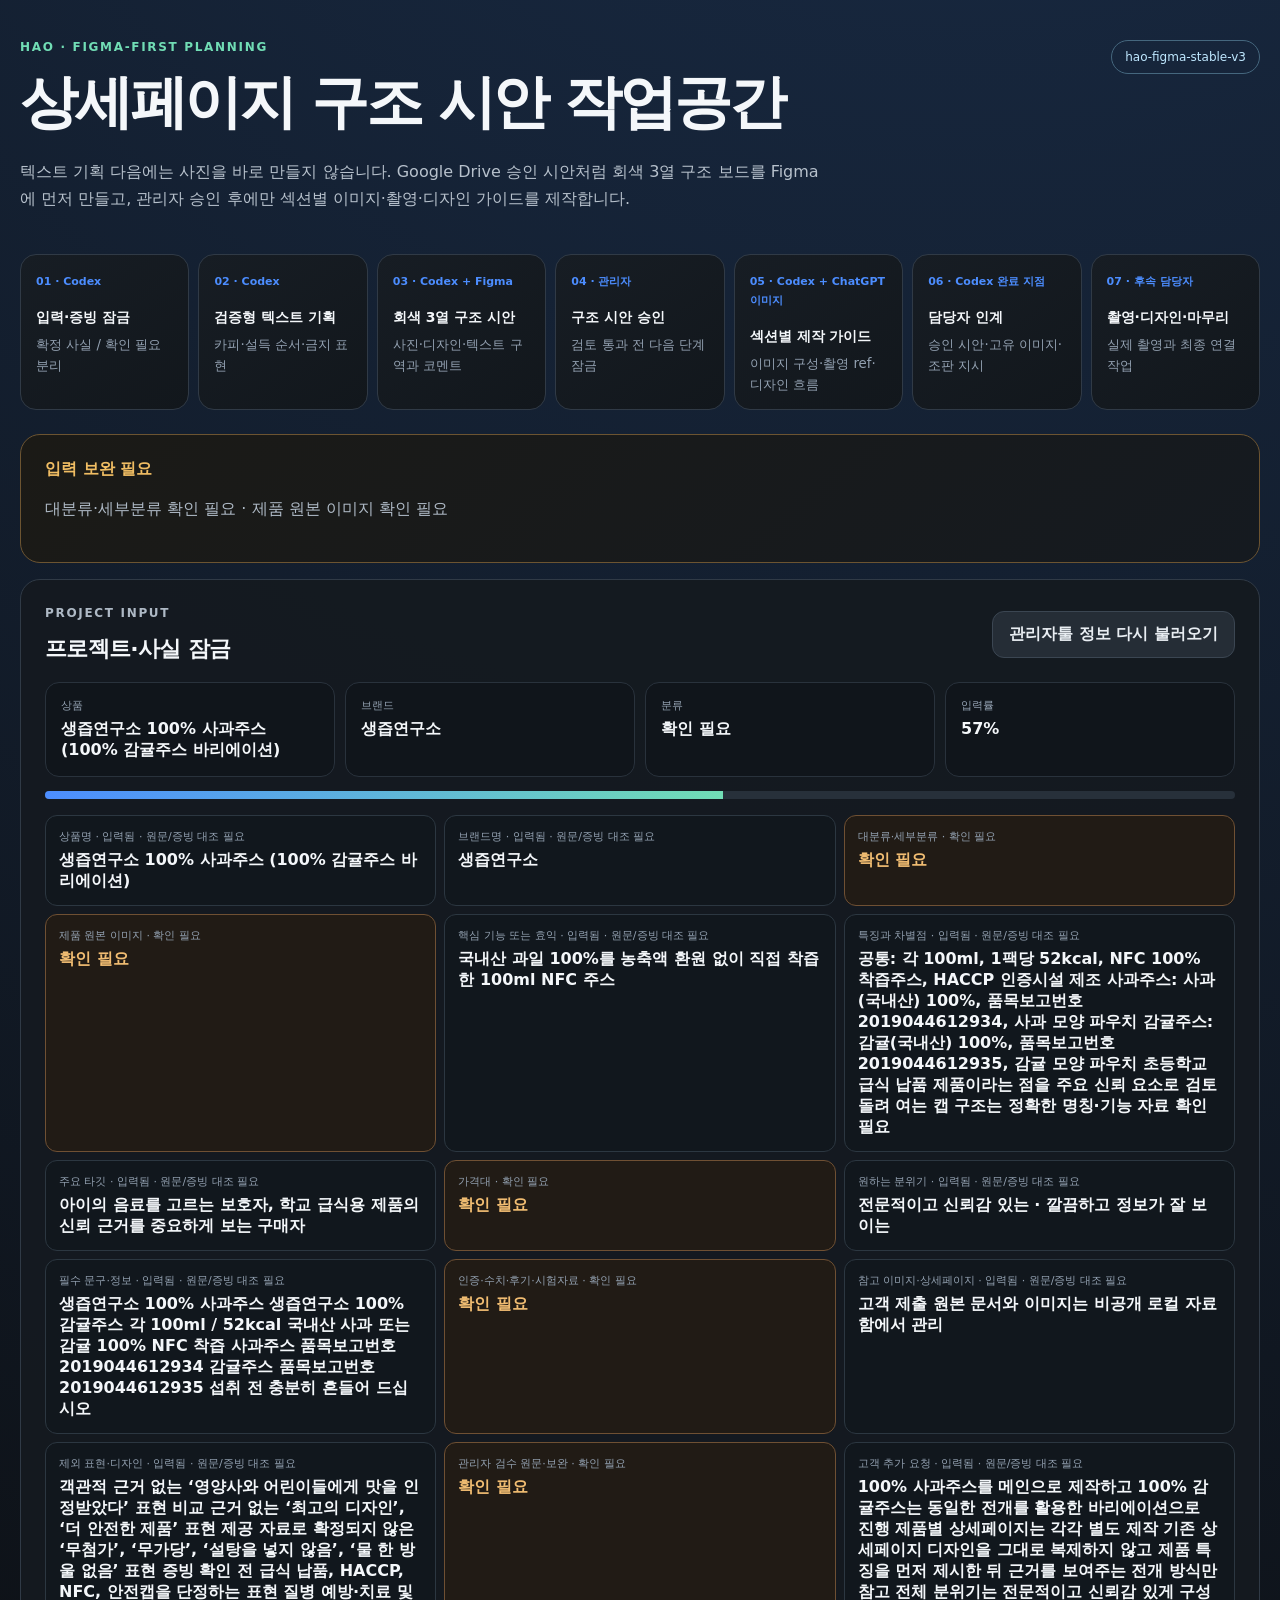
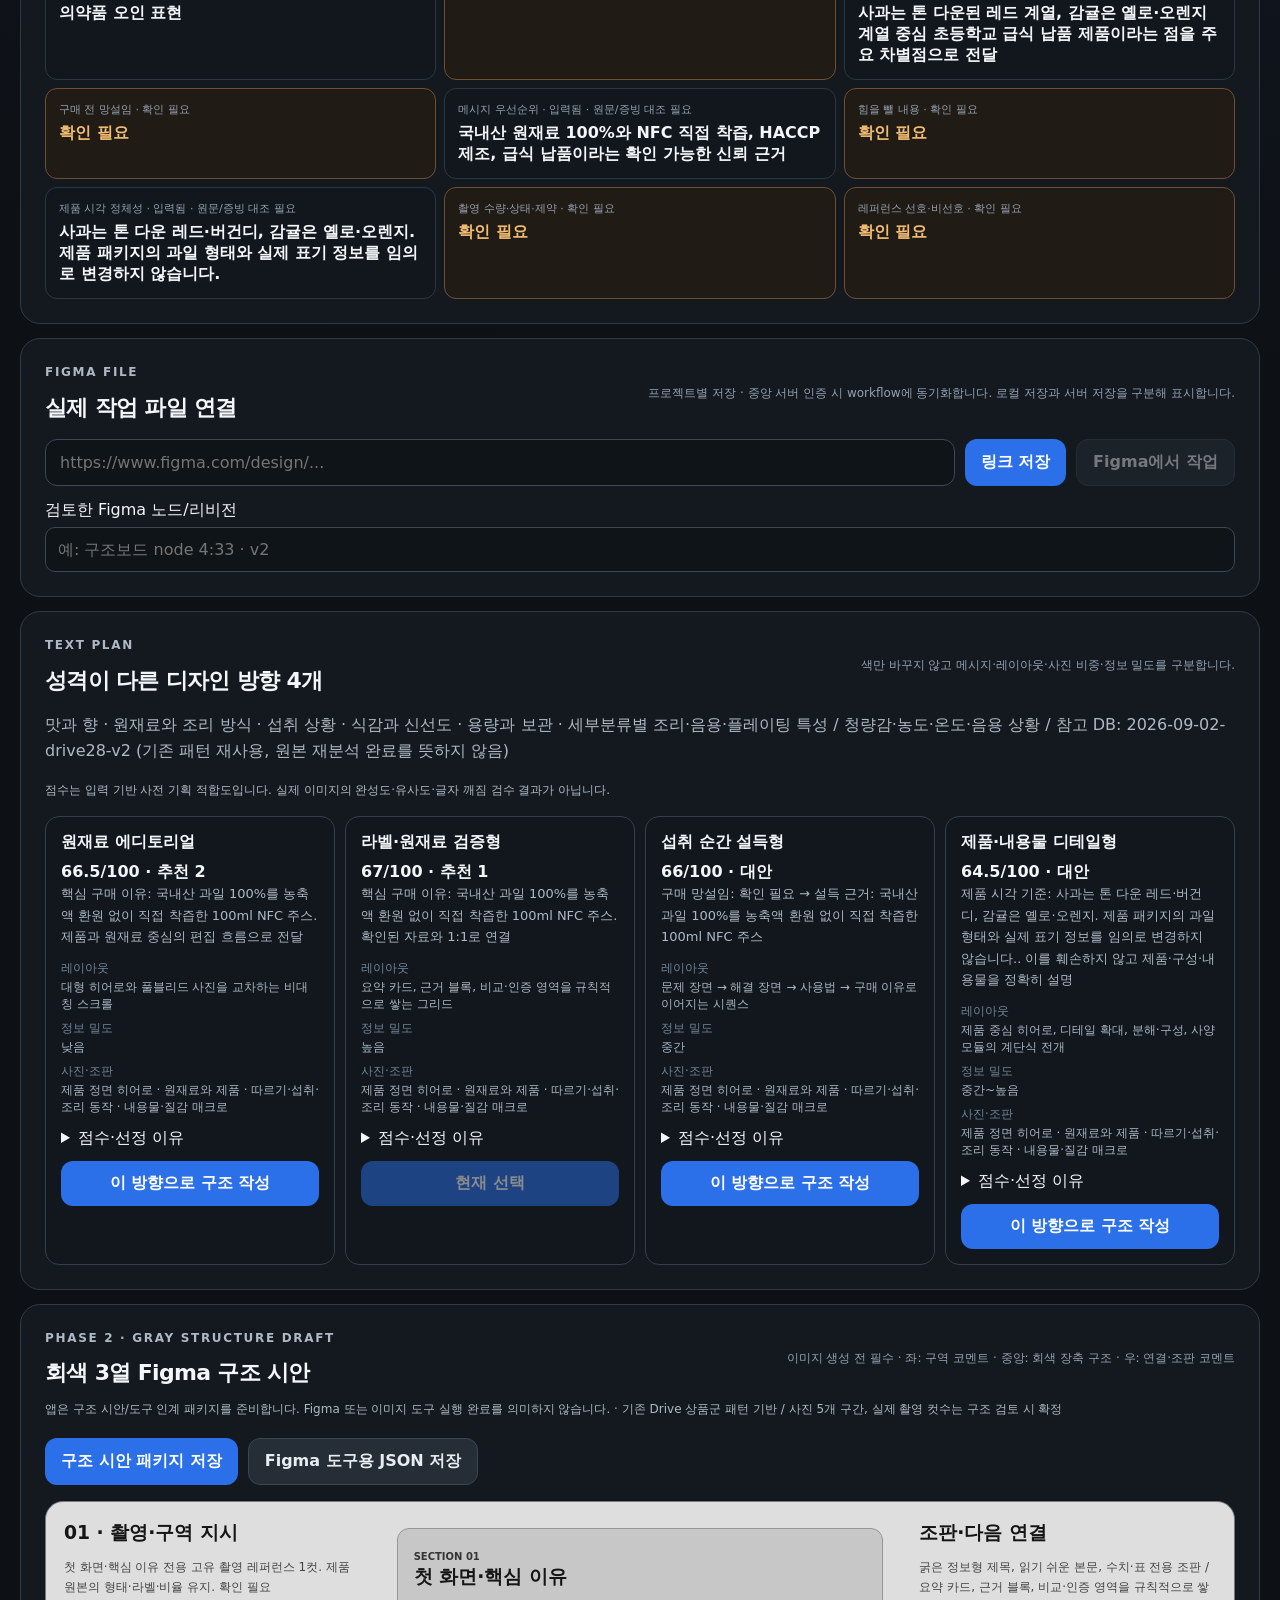
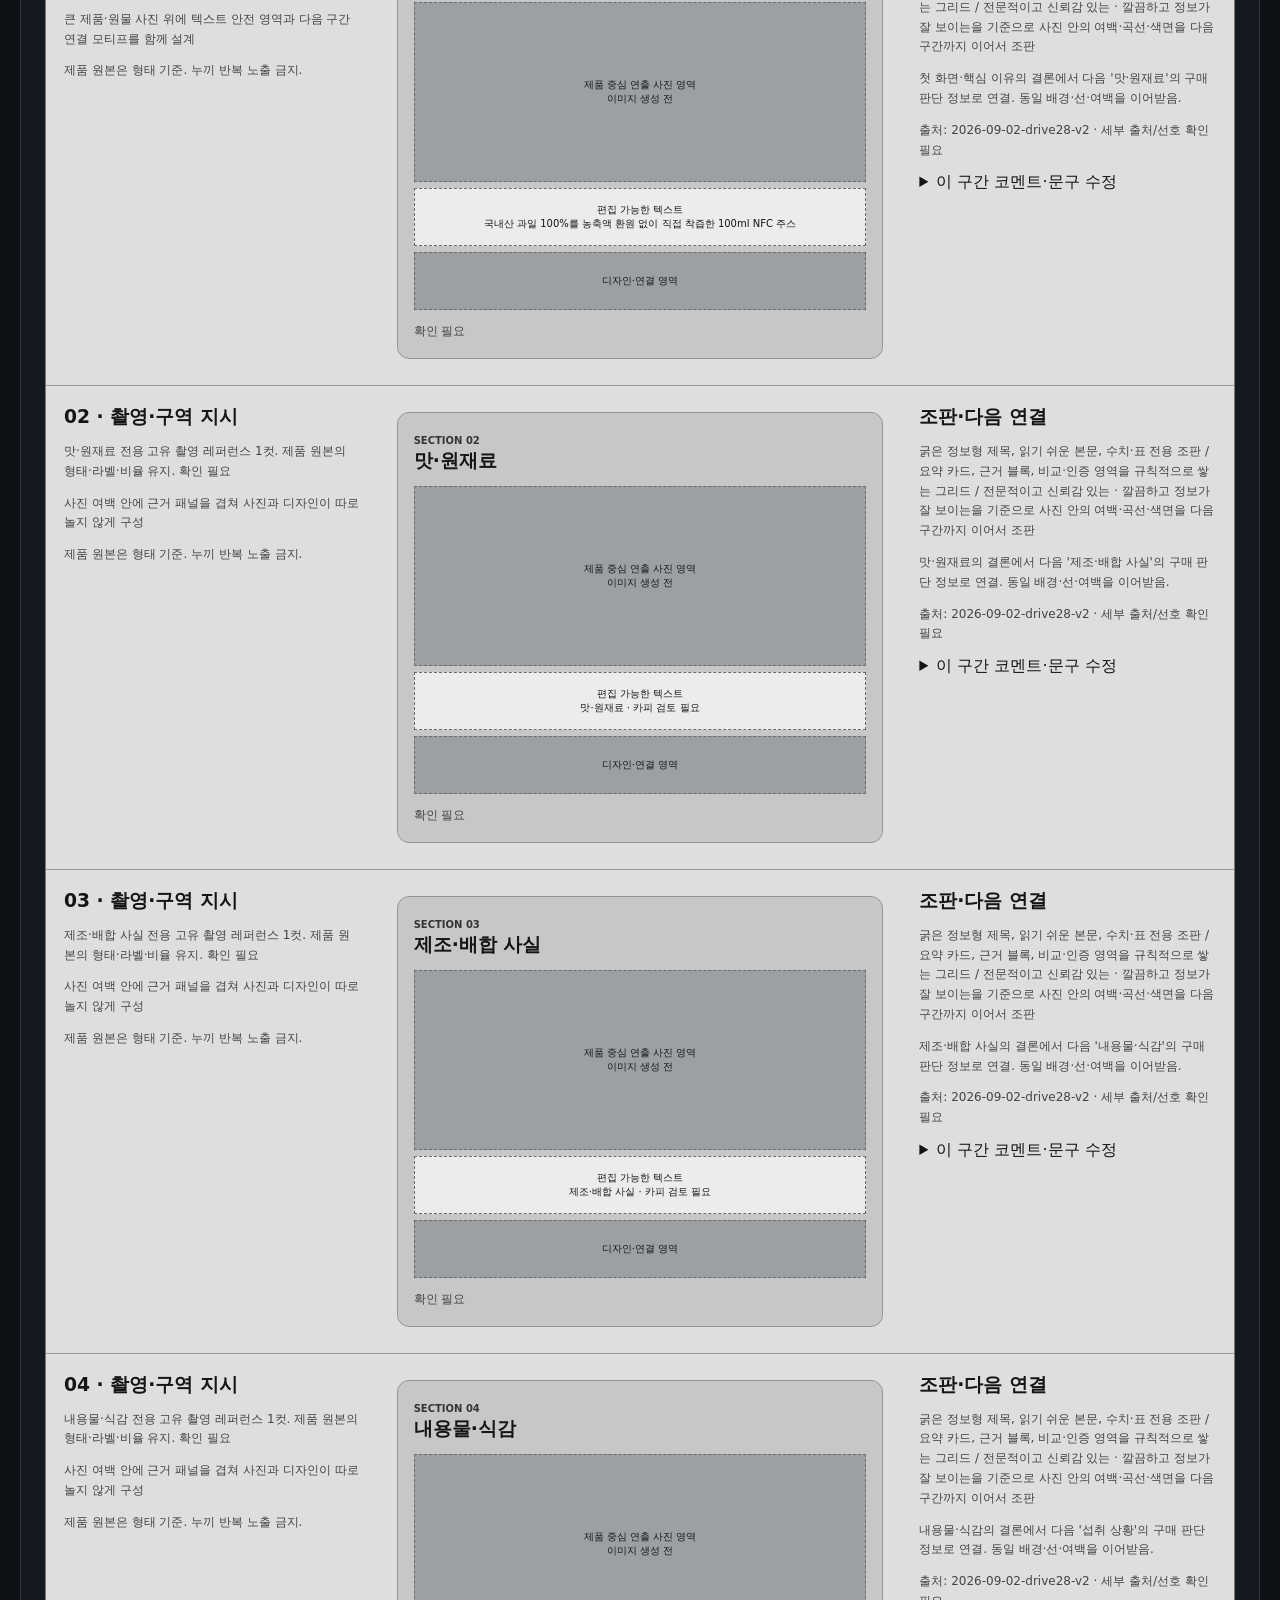
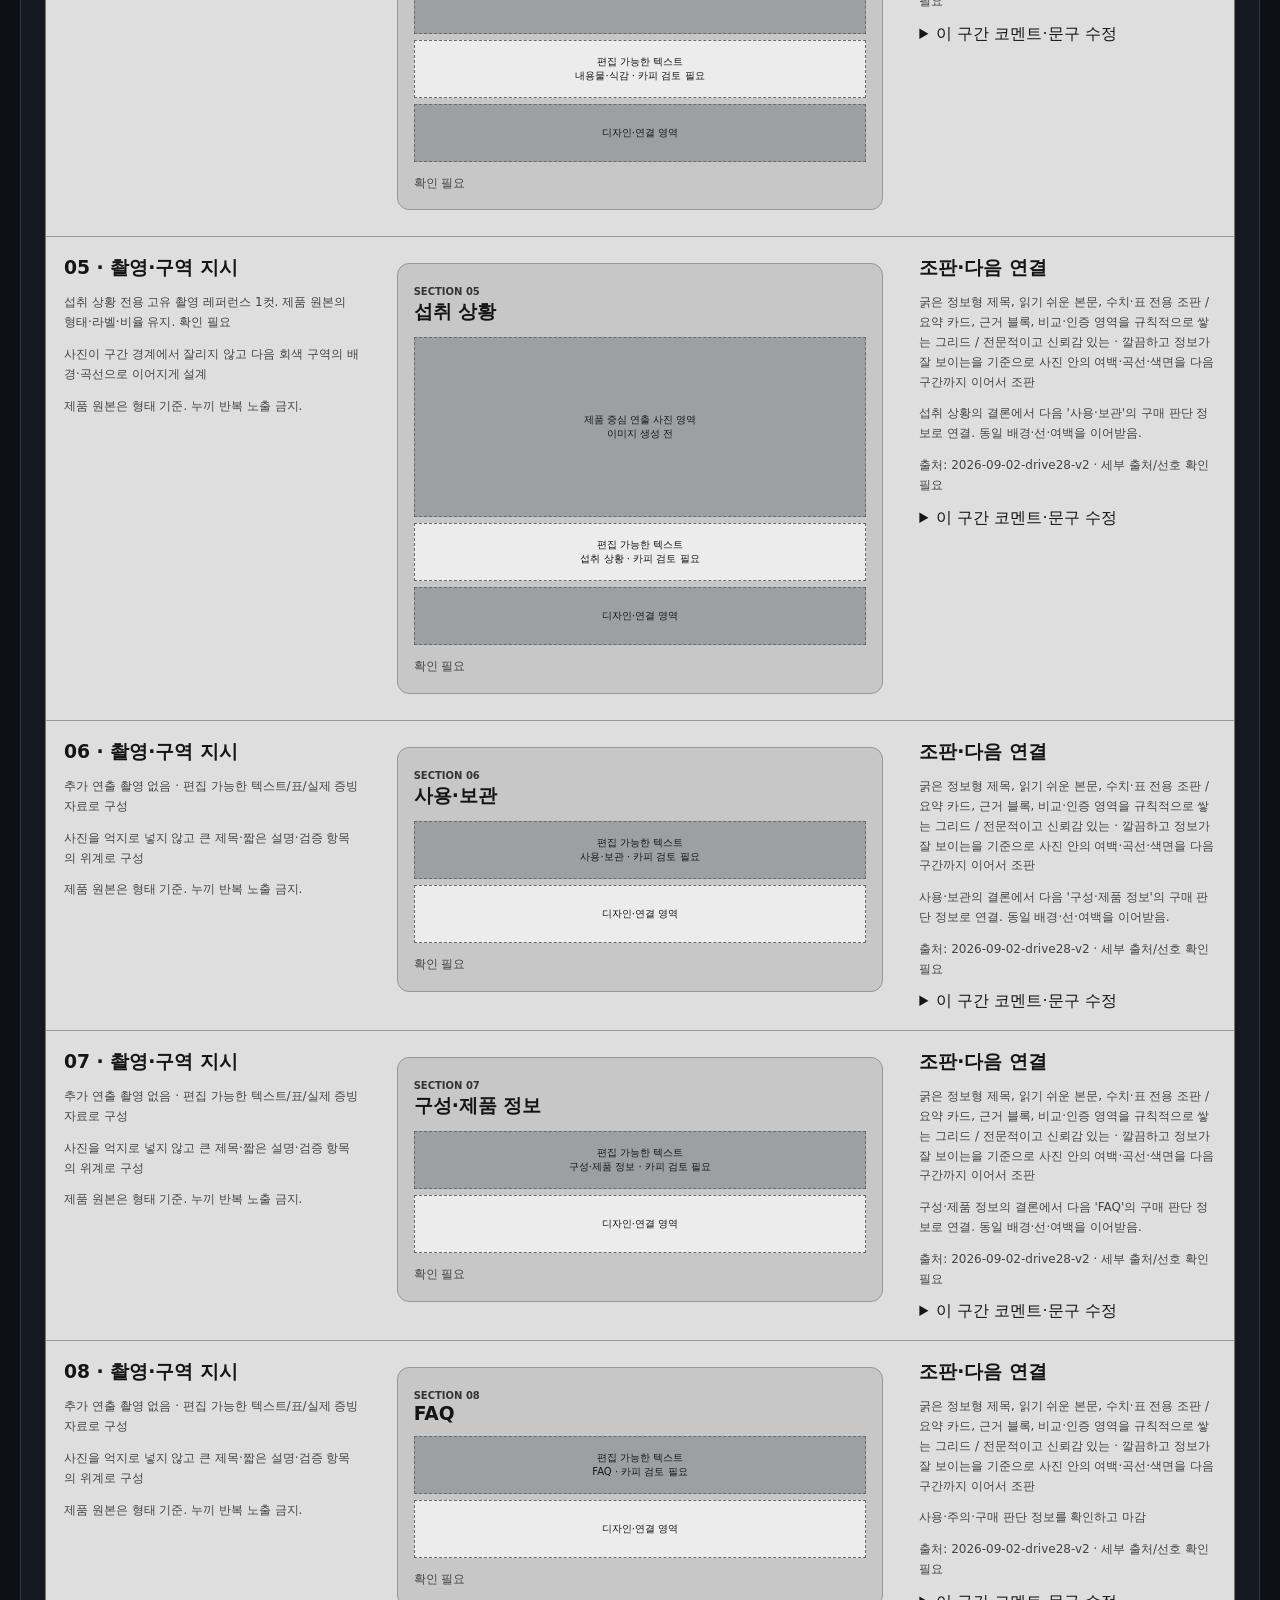
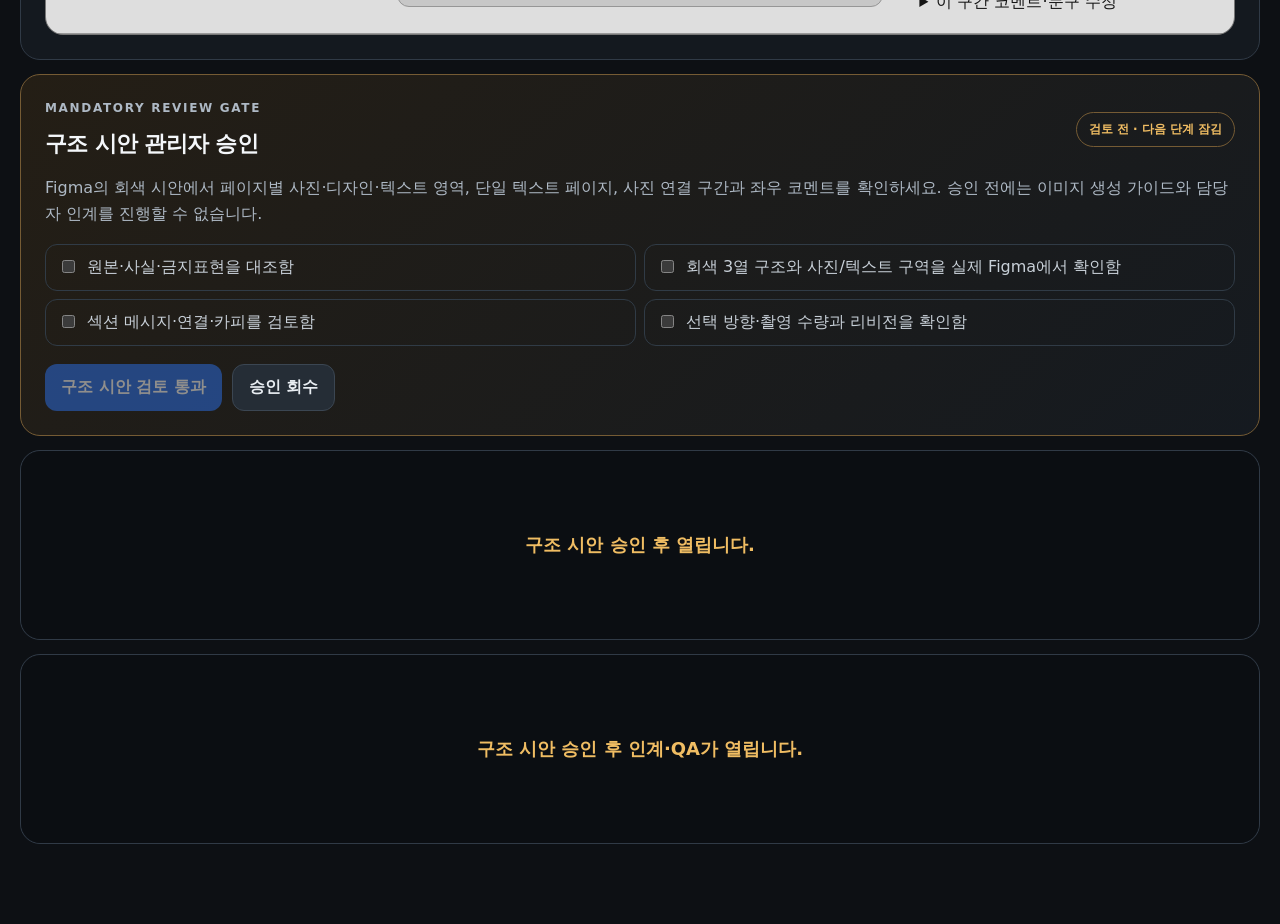
<file: planning/figma-workspace.html>
<!doctype html>
<html lang="ko">
<head>
  <meta charset="utf-8">
  <meta name="viewport" content="width=device-width,initial-scale=1,viewport-fit=cover">
  <meta http-equiv="Cache-Control" content="no-store, no-cache, must-revalidate">
  <meta name="color-scheme" content="dark">
  <title>Figma 상세페이지 제작 작업공간</title>
  <link rel="stylesheet" href="figma-workspace.css?v=20260909-stable1">
</head>
<body>
  <main class="shell">
    <header class="top">
      <div><p class="eyebrow">HAO · FIGMA-FIRST PLANNING</p><h1>상세페이지 구조 시안 작업공간</h1><p class="lead">텍스트 기획 다음에는 사진을 바로 만들지 않습니다. Google Drive 승인 시안처럼 회색 3열 구조 보드를 Figma에 먼저 만들고, 관리자 승인 후에만 섹션별 이미지·촬영·디자인 가이드를 제작합니다.</p></div>
      <span class="version" id="version"></span>
    </header>
    <section class="stage-grid" id="stages" aria-label="Figma 제작 단계"></section>
    <section class="card gate" id="gate"></section><p id="saveStatus" role="status" aria-live="polite"></p>
    <section class="card">
      <div class="card-head"><div><p class="eyebrow">PROJECT INPUT</p><h2>프로젝트·사실 잠금</h2></div><button class="secondary" id="reloadProject" type="button">관리자툴 정보 다시 불러오기</button></div>
      <div class="summary-grid" id="summary"></div><div class="meter"><i id="meter"></i></div><div class="facts" id="facts"></div>
    </section>
    <section class="card">
      <div class="card-head"><div><p class="eyebrow">FIGMA FILE</p><h2>실제 작업 파일 연결</h2></div><span class="note">프로젝트별 저장 · 중앙 서버 인증 시 workflow에 동기화합니다. 로컬 저장과 서버 저장을 구분해 표시합니다.</span></div>
      <div class="figma-link"><input id="figmaUrl" type="url" inputmode="url" autocomplete="off" placeholder="https://www.figma.com/design/..." aria-label="프로젝트 Figma URL"><button id="saveFigma" type="button">링크 저장</button><a class="button secondary" id="openFigma" href="#" target="_blank" rel="noopener noreferrer" aria-disabled="true">Figma에서 작업</a></div><label class="revision-label">검토한 Figma 노드/리비전<input id="figmaRevision" placeholder="예: 구조보드 node 4:33 · v2" aria-label="Figma 구조 리비전"></label>
    </section>
    <section class="card">
      <div class="card-head"><div><p class="eyebrow">TEXT PLAN</p><h2>성격이 다른 디자인 방향 4개</h2></div><span class="note">색만 바꾸지 않고 메시지·레이아웃·사진 비중·정보 밀도를 구분합니다.</span></div>
      <p id="analysisSummary"></p><p class="note">점수는 입력 기반 사전 기획 적합도입니다. 실제 이미지의 완성도·유사도·글자 깨짐 검수 결과가 아닙니다.</p><div class="direction-grid" id="directions"></div>
    </section>
    <section class="card">
      <div class="card-head"><div><p class="eyebrow">PHASE 2 · GRAY STRUCTURE DRAFT</p><h2>회색 3열 Figma 구조 시안</h2></div><span class="note">이미지 생성 전 필수 · 좌: 구역 코멘트 · 중앙: 회색 장축 구조 · 우: 연결·조판 코멘트</span></div>
      <p id="executionStatus" class="note"></p><div class="actions"><button id="downloadStructure" type="button">구조 시안 패키지 저장</button><button id="downloadStructureJson" class="secondary" type="button">Figma 도구용 JSON 저장</button></div><div class="board gray-board aligned-board" id="structureBoard"></div>
    </section>
    <section class="card approval-card" id="structureApproval">
      <div class="card-head"><div><p class="eyebrow">MANDATORY REVIEW GATE</p><h2>구조 시안 관리자 승인</h2></div><strong class="approval-status" id="approvalStatus">검토 전 · 다음 단계 잠김</strong></div>
      <p>Figma의 회색 시안에서 페이지별 사진·디자인·텍스트 영역, 단일 텍스트 페이지, 사진 연결 구간과 좌우 코멘트를 확인하세요. 승인 전에는 이미지 생성 가이드와 담당자 인계를 진행할 수 없습니다.</p>
      <div class="checks" id="reviewChecks"></div><div class="actions"><button id="approveStructure" type="button">구조 시안 검토 통과</button><button class="secondary" id="recallStructure" type="button">승인 회수</button></div>
    </section>
    <section class="card approval-locked" id="sectionProduction">
      <div class="lock-banner" id="lockBanner">구조 시안 승인 후 열립니다.</div>
      <div class="card-head"><div><p class="eyebrow">PHASE 3 · CODEX DELIVERY</p><h2>섹션별 이미지·촬영·디자인 가이드</h2></div><span class="note">여기까지가 Codex 작업 범위 · 이후 실제 촬영과 최종 조립은 담당자가 진행</span></div>
      <div class="section-guides" id="sectionGuides"></div>
    </section>
    <section class="card approval-locked" id="handoffQa">
      <div class="lock-banner">구조 시안 승인 후 인계·QA가 열립니다.</div>
      <div class="card-head"><div><p class="eyebrow">FINAL QA</p><h2>조립 전·후 검수</h2></div><span class="note">체크 상태는 프로젝트별로 이 브라우저에 저장됩니다.</span></div>
      <div class="checks" id="qa"></div>
      <div class="actions"><button id="copyPackage" type="button">Figma 작업 패키지 복사</button><button class="secondary" id="downloadPackage" type="button">기획안 .md 저장</button><a class="button secondary" href="../index.html#drafts">관리자툴로 돌아가기</a></div>
    </section>
  </main>
  <script src="../hao-config.js"></script>
  <script src="../submission-sync.js?v=20260909-stable1"></script>
  <script src="../data/company-reference-dataset.js?v=20260902-drive28"></script>
  <script src="../concept-process.js?v=20260909-stable1"></script>
  <script src="../figma-workflow.js?v=20260909-stable1"></script>
  <script src="figma-workspace.js?v=20260909-stable1"></script>
</body>
</html>
</file>
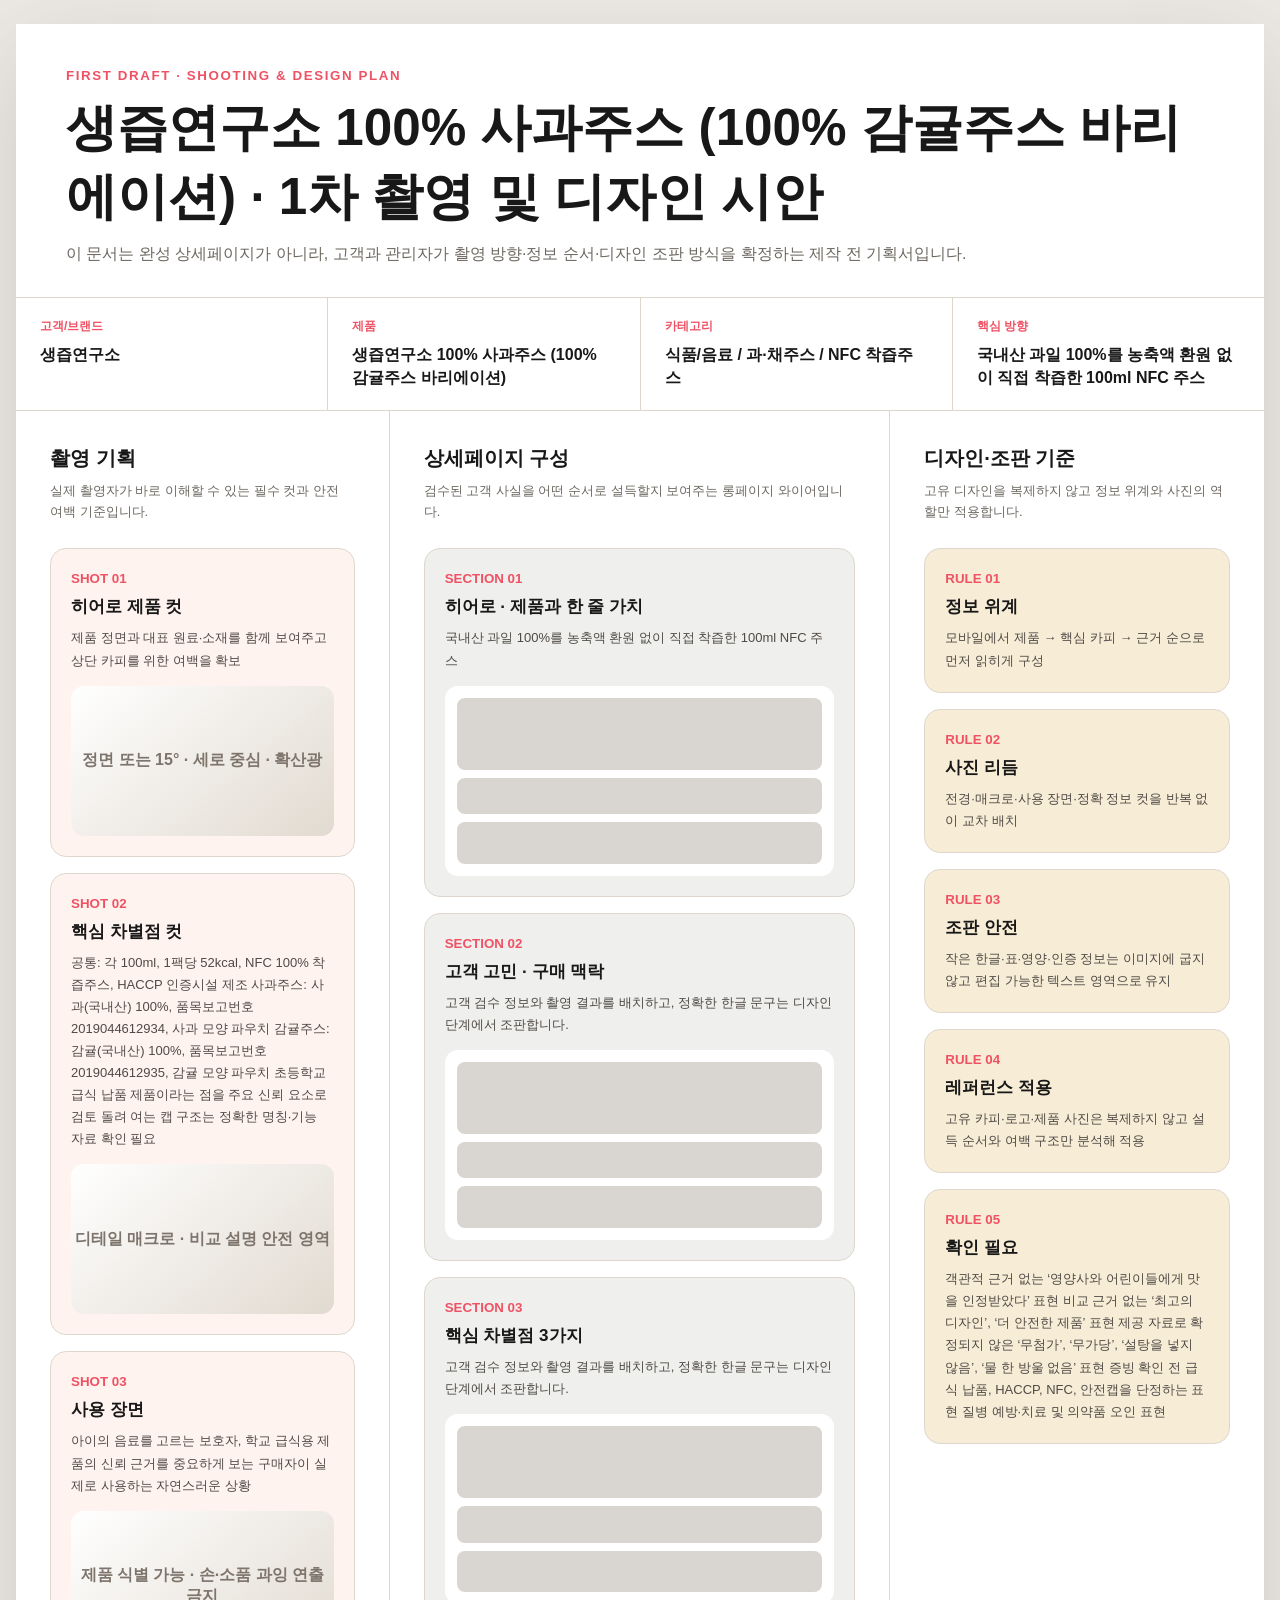
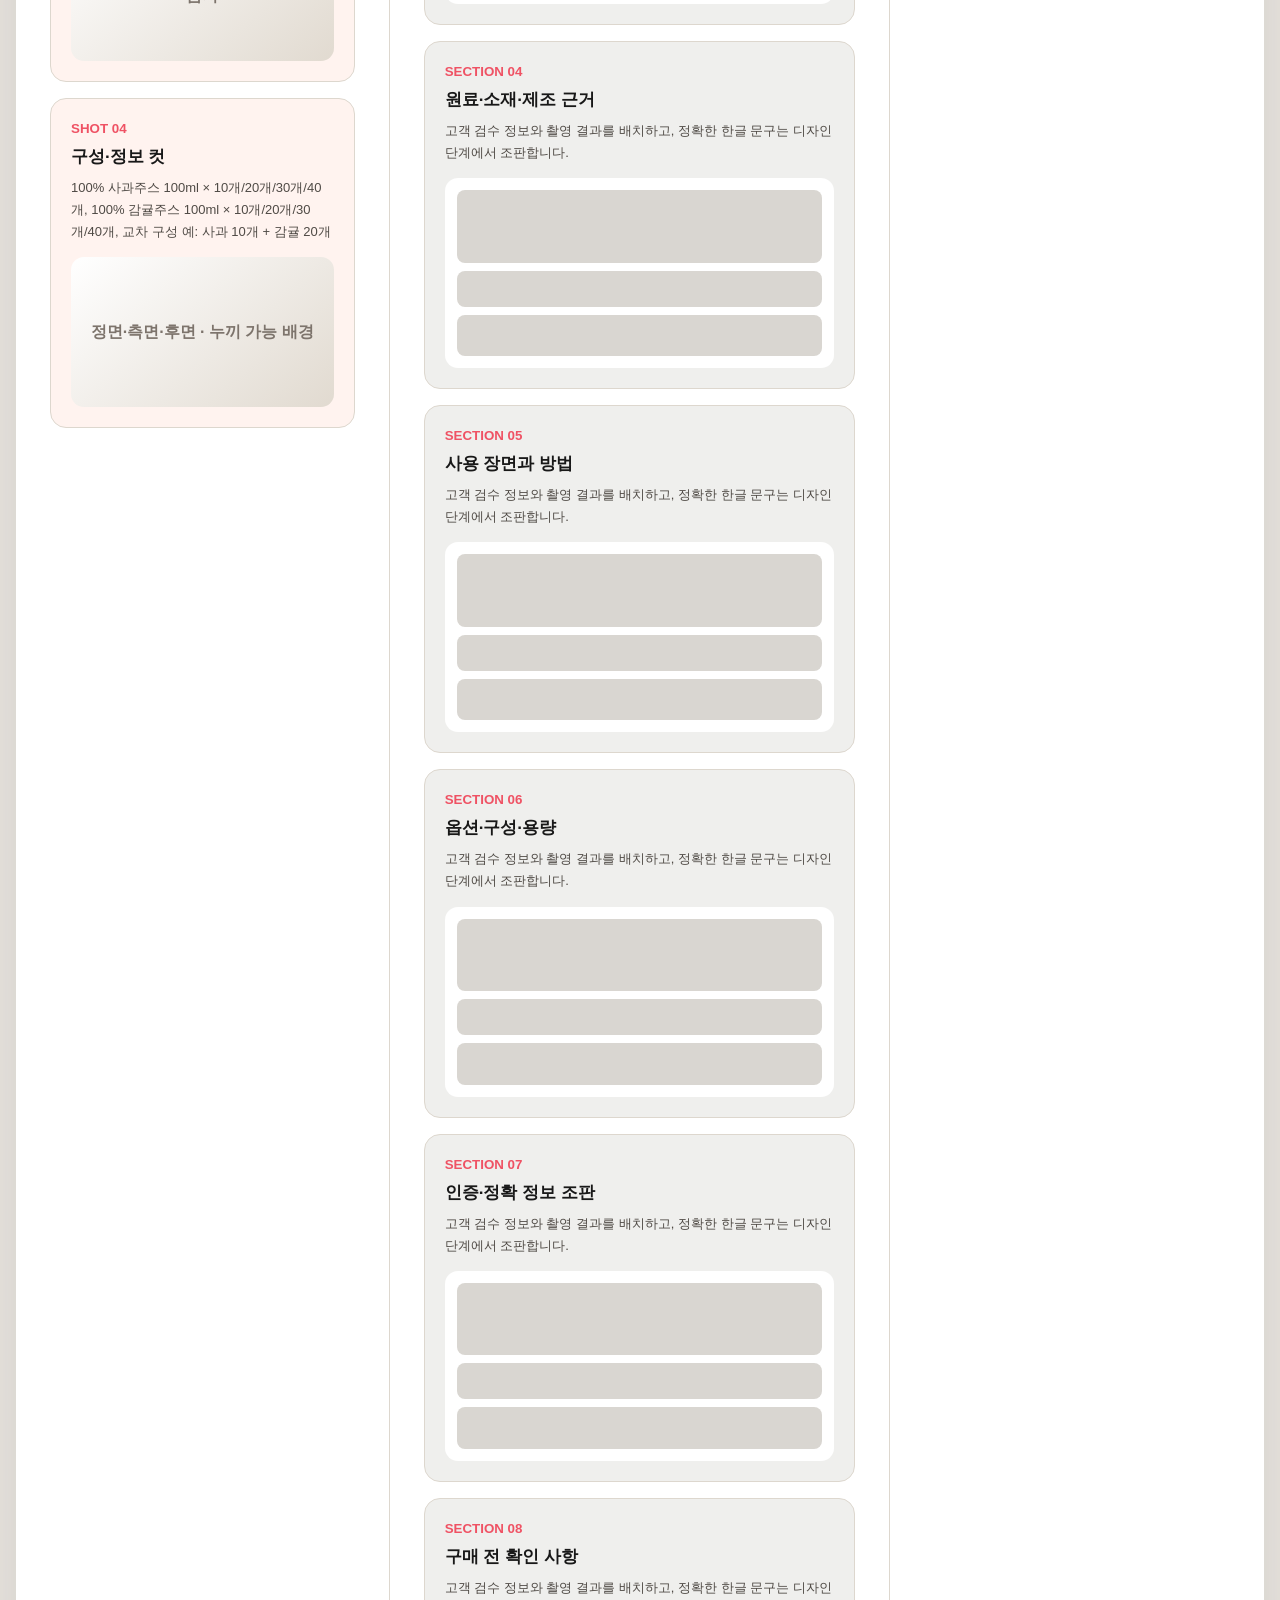
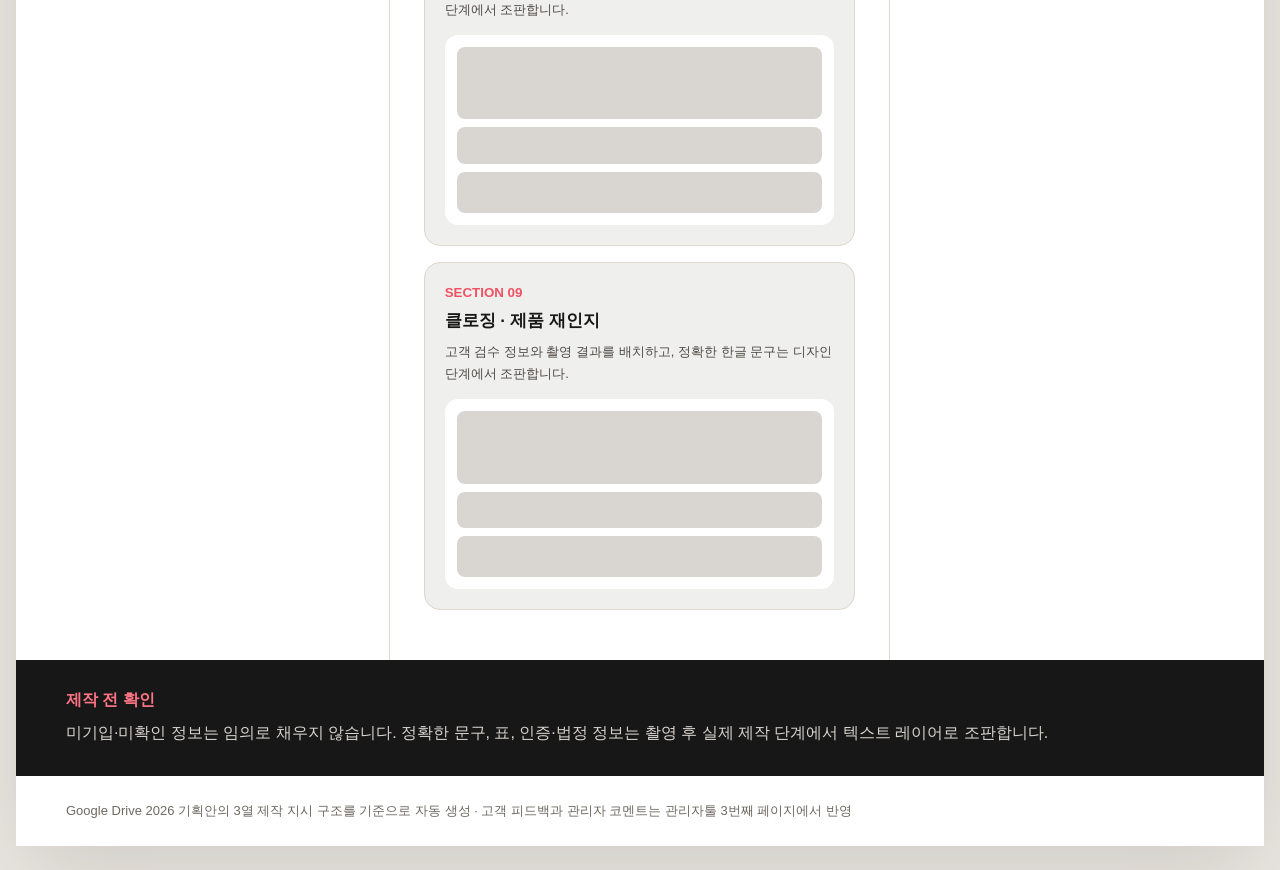
<file: planning/project-first-draft.html>
<!doctype html>
<html lang="ko">
<head>
  <meta charset="utf-8">
  <meta name="viewport" content="width=device-width,initial-scale=1">
  <title>1차 촬영·디자인 시안</title>
  <style>
    :root{color-scheme:light;--ink:#181818;--sub:#6d6861;--line:#ddd7ce;--paper:#fff;--bg:#ece9e4;--accent:#ef5264;--shoot:#fff3ef;--wire:#efefed;--ref:#f7ecd6}
    *{box-sizing:border-box}body{margin:0;background:var(--bg);color:var(--ink);font-family:Pretendard,"Noto Sans KR",Arial,sans-serif}.board{width:min(1500px,calc(100% - 32px));margin:24px auto;background:var(--paper);box-shadow:0 28px 90px #554c4030}.head{padding:42px 50px 30px;border-bottom:1px solid var(--line)}.head small{color:var(--accent);font-weight:900;letter-spacing:.12em}.head h1{margin:10px 0 8px;font-size:clamp(28px,4vw,54px)}.head p{margin:0;color:var(--sub);line-height:1.7}.facts{display:grid;grid-template-columns:repeat(4,1fr);gap:1px;background:var(--line);border-bottom:1px solid var(--line)}.facts div{padding:20px 24px;background:#fff}.facts b,.facts span{display:block}.facts b{font-size:12px;color:var(--accent);margin-bottom:8px}.facts span{font-weight:800;line-height:1.45}.columns{display:grid;grid-template-columns:1fr 1.34fr 1fr;min-height:1150px}.column{padding:34px;border-right:1px solid var(--line)}.column:last-child{border-right:0}.column h2{font-size:20px;margin:0 0 8px}.column>.intro{color:var(--sub);font-size:13px;line-height:1.65;margin:0 0 26px}.card{border:1px solid var(--line);border-radius:16px;padding:20px;margin:0 0 16px;background:#fff}.shoot .card{background:var(--shoot)}.wire .card{background:var(--wire)}.ref .card{background:var(--ref)}.card small{color:var(--accent);font-weight:900}.card h3{margin:8px 0 9px;font-size:17px}.card p,.card li{color:#4f4a45;font-size:13px;line-height:1.7}.card p{margin:0}.card ul{margin:10px 0 0;padding-left:18px}.shot-box{height:150px;border-radius:13px;margin-top:14px;background:linear-gradient(140deg,#fff,#e1dad0);display:grid;place-items:center;color:#7d746c;font-weight:800;text-align:center}.wireframe{height:190px;border-radius:13px;margin-top:14px;background:#fff;display:grid;grid-template-rows:1.4fr .7fr .8fr;gap:8px;padding:12px}.wireframe i{display:block;border-radius:8px;background:#d9d6d1}.warning{margin:0;padding:30px 50px;background:#171717;color:#fff}.warning b{color:#ff7585}.warning p{margin:8px 0 0;color:#d8d4cf;line-height:1.7}.footer{padding:26px 50px;color:var(--sub);font-size:13px}.empty{color:#9b3e48!important}@media(max-width:900px){.facts{grid-template-columns:1fr 1fr}.columns{grid-template-columns:1fr}.column{border-right:0;border-bottom:1px solid var(--line)}}@media(max-width:520px){.board{width:100%;margin:0;box-shadow:none}.head{padding:28px 18px 22px}.facts{grid-template-columns:1fr}.facts div{padding:15px 18px}.column{padding:22px 14px}.card{padding:16px}.warning{padding:24px 18px}.footer{padding:22px 18px}.shot-box{height:120px}.wireframe{height:150px}}
  </style>
</head>
<body>
  <main class="board">
    <header class="head">
      <small>FIRST DRAFT · SHOOTING &amp; DESIGN PLAN</small>
      <h1 id="title">1차 촬영·디자인 시안</h1>
      <p>이 문서는 완성 상세페이지가 아니라, 고객과 관리자가 촬영 방향·정보 순서·디자인 조판 방식을 확정하는 제작 전 기획서입니다.</p>
    </header>
    <section class="facts" id="facts"></section>
    <section class="columns">
      <div class="column shoot">
        <h2>촬영 기획</h2><p class="intro">실제 촬영자가 바로 이해할 수 있는 필수 컷과 안전 여백 기준입니다.</p>
        <div id="shots"></div>
      </div>
      <div class="column wire">
        <h2>상세페이지 구성</h2><p class="intro">검수된 고객 사실을 어떤 순서로 설득할지 보여주는 롱페이지 와이어입니다.</p>
        <div id="sections"></div>
      </div>
      <div class="column ref">
        <h2>디자인·조판 기준</h2><p class="intro">고유 디자인을 복제하지 않고 정보 위계와 사진의 역할만 적용합니다.</p>
        <div id="design"></div>
      </div>
    </section>
    <section class="warning"><b>제작 전 확인</b><p id="warningText">미기입·미확인 정보는 임의로 채우지 않습니다. 정확한 문구, 표, 인증·법정 정보는 촬영 후 실제 제작 단계에서 텍스트 레이어로 조판합니다.</p></section>
    <footer class="footer">Google Drive 2026 기획안의 3열 제작 지시 구조를 기준으로 자동 생성 · 고객 피드백과 관리자 코멘트는 관리자툴 3번째 페이지에서 반영</footer>
  </main>
  <script>
    const params=new URLSearchParams(location.search);const esc=(v)=>String(v??"").replace(/[&<>"']/g,m=>({"&":"&amp;","<":"&lt;",">":"&gt;",'"':"&quot;","'":"&#039;"}[m]));
    const list=()=>{try{return JSON.parse(localStorage.getItem("customerProjectList")||"[]")}catch{return[]}};
    const active=()=>{try{return JSON.parse(localStorage.getItem("customerProjectInput")||"{}")}catch{return{}}};
    const pid=params.get("projectId")||"";const project=list().find(p=>String(p.id||"")===pid)||active()||{};
    const product=project.productName||params.get("product")||"제품명 미기입";const client=project.clientName||project.companyName||params.get("client")||"브랜드 미기입";const category=project.category||params.get("category")||"카테고리 확인 필요";
    document.title=`${product} · 1차 시안`;document.getElementById("title").textContent=`${product} · 1차 촬영 및 디자인 시안`;
    const oneLine=project.oneLine||project.heroSentence||project.coreStrength||"한 줄 제품 설명 확인 필요";const target=project.targetCustomer||"타깃 고객 확인 필요";const features=project.features||project.coreStrength||"핵심 장점 확인 필요";
    document.getElementById("facts").innerHTML=[["고객/브랜드",client],["제품",product],["카테고리",category],["핵심 방향",oneLine]].map(([k,v])=>`<div><b>${esc(k)}</b><span>${esc(v)}</span></div>`).join("");
    const shots=[
      ["SHOT 01","히어로 제품 컷","제품 정면과 대표 원료·소재를 함께 보여주고 상단 카피를 위한 여백을 확보","정면 또는 15° · 세로 중심 · 확산광"],
      ["SHOT 02","핵심 차별점 컷",features,"디테일 매크로 · 비교 설명 안전 영역"],
      ["SHOT 03","사용 장면",`${target}이 실제로 사용하는 자연스러운 상황`,`제품 식별 가능 · 손·소품 과잉 연출 금지`],
      ["SHOT 04","구성·정보 컷",project.options?.length?project.options.map(o=>[o.name,o.volume].filter(Boolean).join(" ")).join(", "):"옵션·구성 자료 확인 필요","정면·측면·후면 · 누끼 가능 배경"],
    ];
    document.getElementById("shots").innerHTML=shots.map(s=>`<article class="card"><small>${esc(s[0])}</small><h3>${esc(s[1])}</h3><p>${esc(s[2])}</p><div class="shot-box">${esc(s[3])}</div></article>`).join("");
    const sectionNames=["히어로 · 제품과 한 줄 가치","고객 고민 · 구매 맥락","핵심 차별점 3가지","원료·소재·제조 근거","사용 장면과 방법","옵션·구성·용량","인증·정확 정보 조판","구매 전 확인 사항","클로징 · 제품 재인지"];
    document.getElementById("sections").innerHTML=sectionNames.map((name,i)=>`<article class="card"><small>SECTION ${String(i+1).padStart(2,"0")}</small><h3>${esc(name)}</h3><p>${i===0?esc(oneLine):"고객 검수 정보와 촬영 결과를 배치하고, 정확한 한글 문구는 디자인 단계에서 조판합니다."}</p><div class="wireframe"><i></i><i></i><i></i></div></article>`).join("");
    const design=[
      ["정보 위계","모바일에서 제품 → 핵심 카피 → 근거 순으로 먼저 읽히게 구성"],
      ["사진 리듬","전경·매크로·사용 장면·정확 정보 컷을 반복 없이 교차 배치"],
      ["조판 안전","작은 한글·표·영양·인증 정보는 이미지에 굽지 않고 편집 가능한 텍스트 영역으로 유지"],
      ["레퍼런스 적용","고유 카피·로고·제품 사진은 복제하지 않고 설득 순서와 여백 구조만 분석해 적용"],
      ["확인 필요",project.banWords||project.mustInclude||"필수 문구·금지 표현·인증 근거를 관리자 검수 단계에서 최종 확인"],
    ];
    document.getElementById("design").innerHTML=design.map((d,i)=>`<article class="card"><small>RULE ${String(i+1).padStart(2,"0")}</small><h3>${esc(d[0])}</h3><p class="${i===4&&!project.banWords&&!project.mustInclude?"empty":""}">${esc(d[1])}</p></article>`).join("");
  </script>
</body>
</html>
</file>
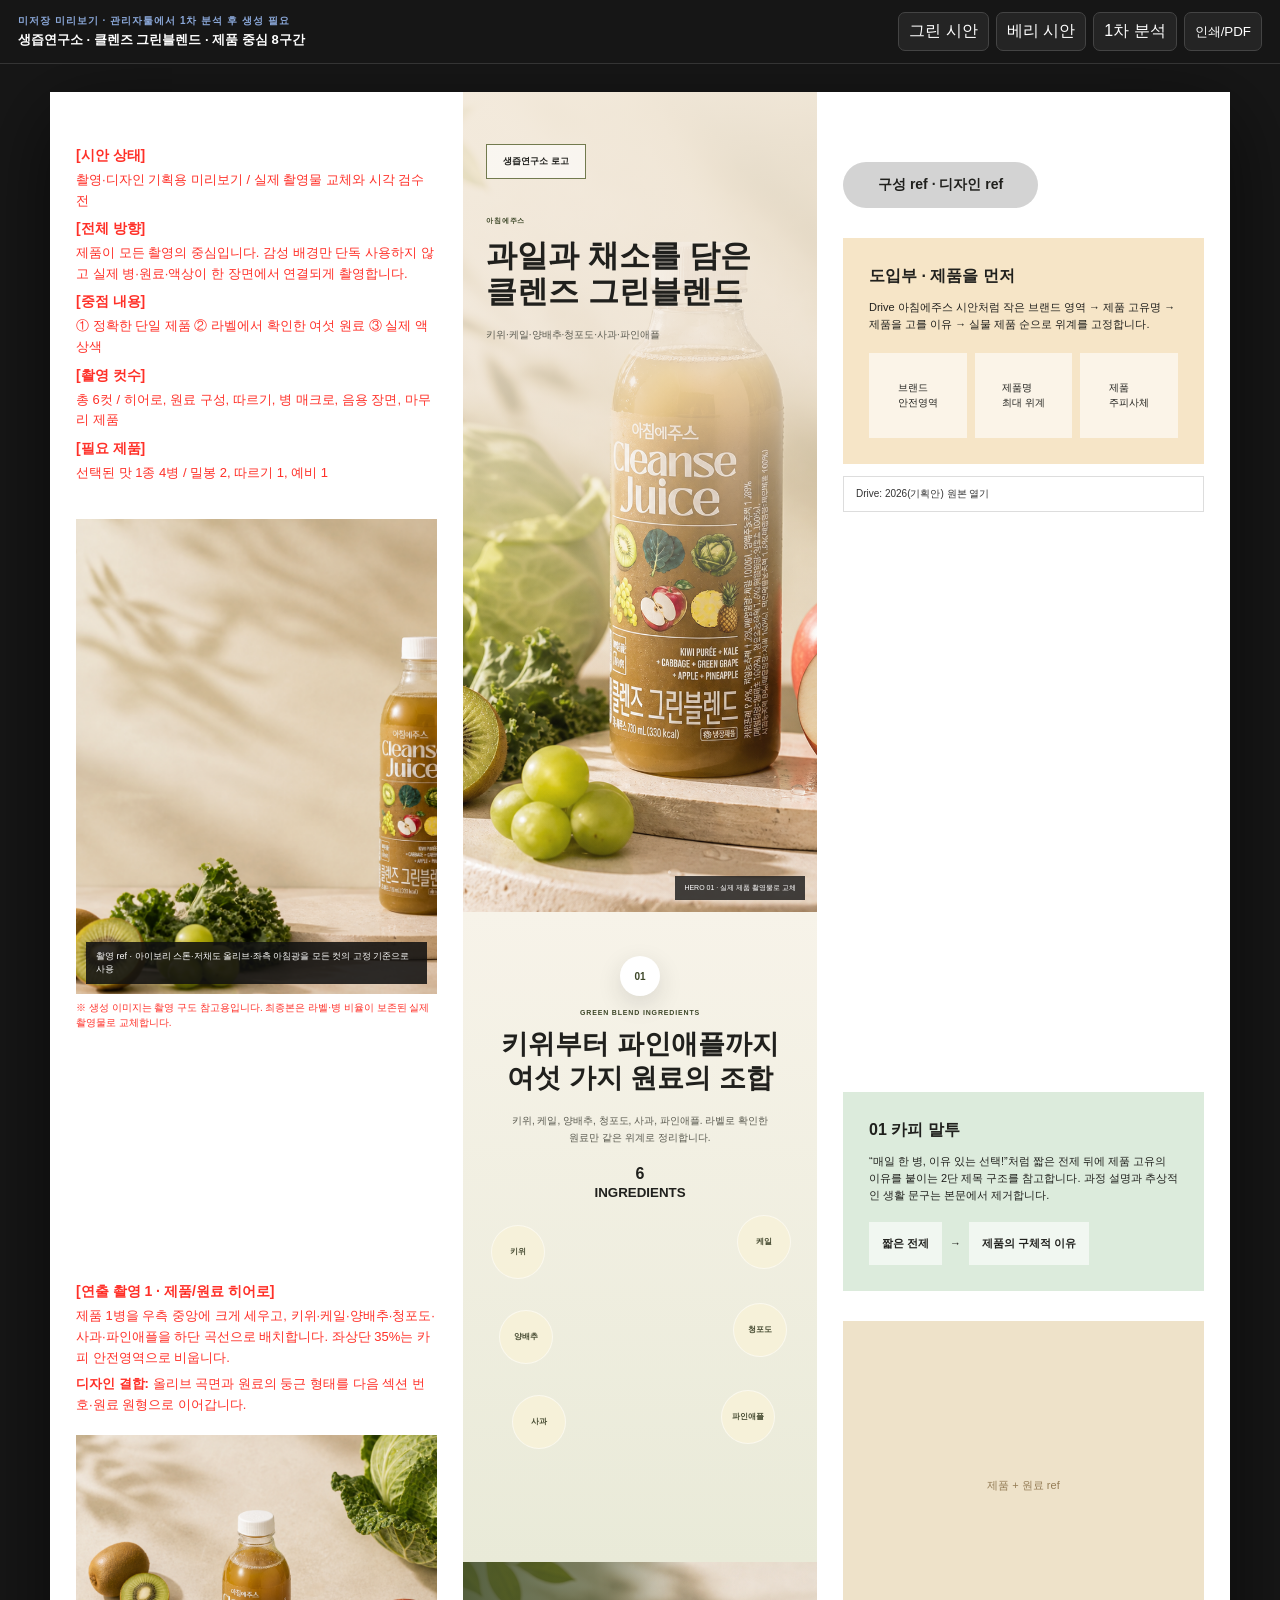
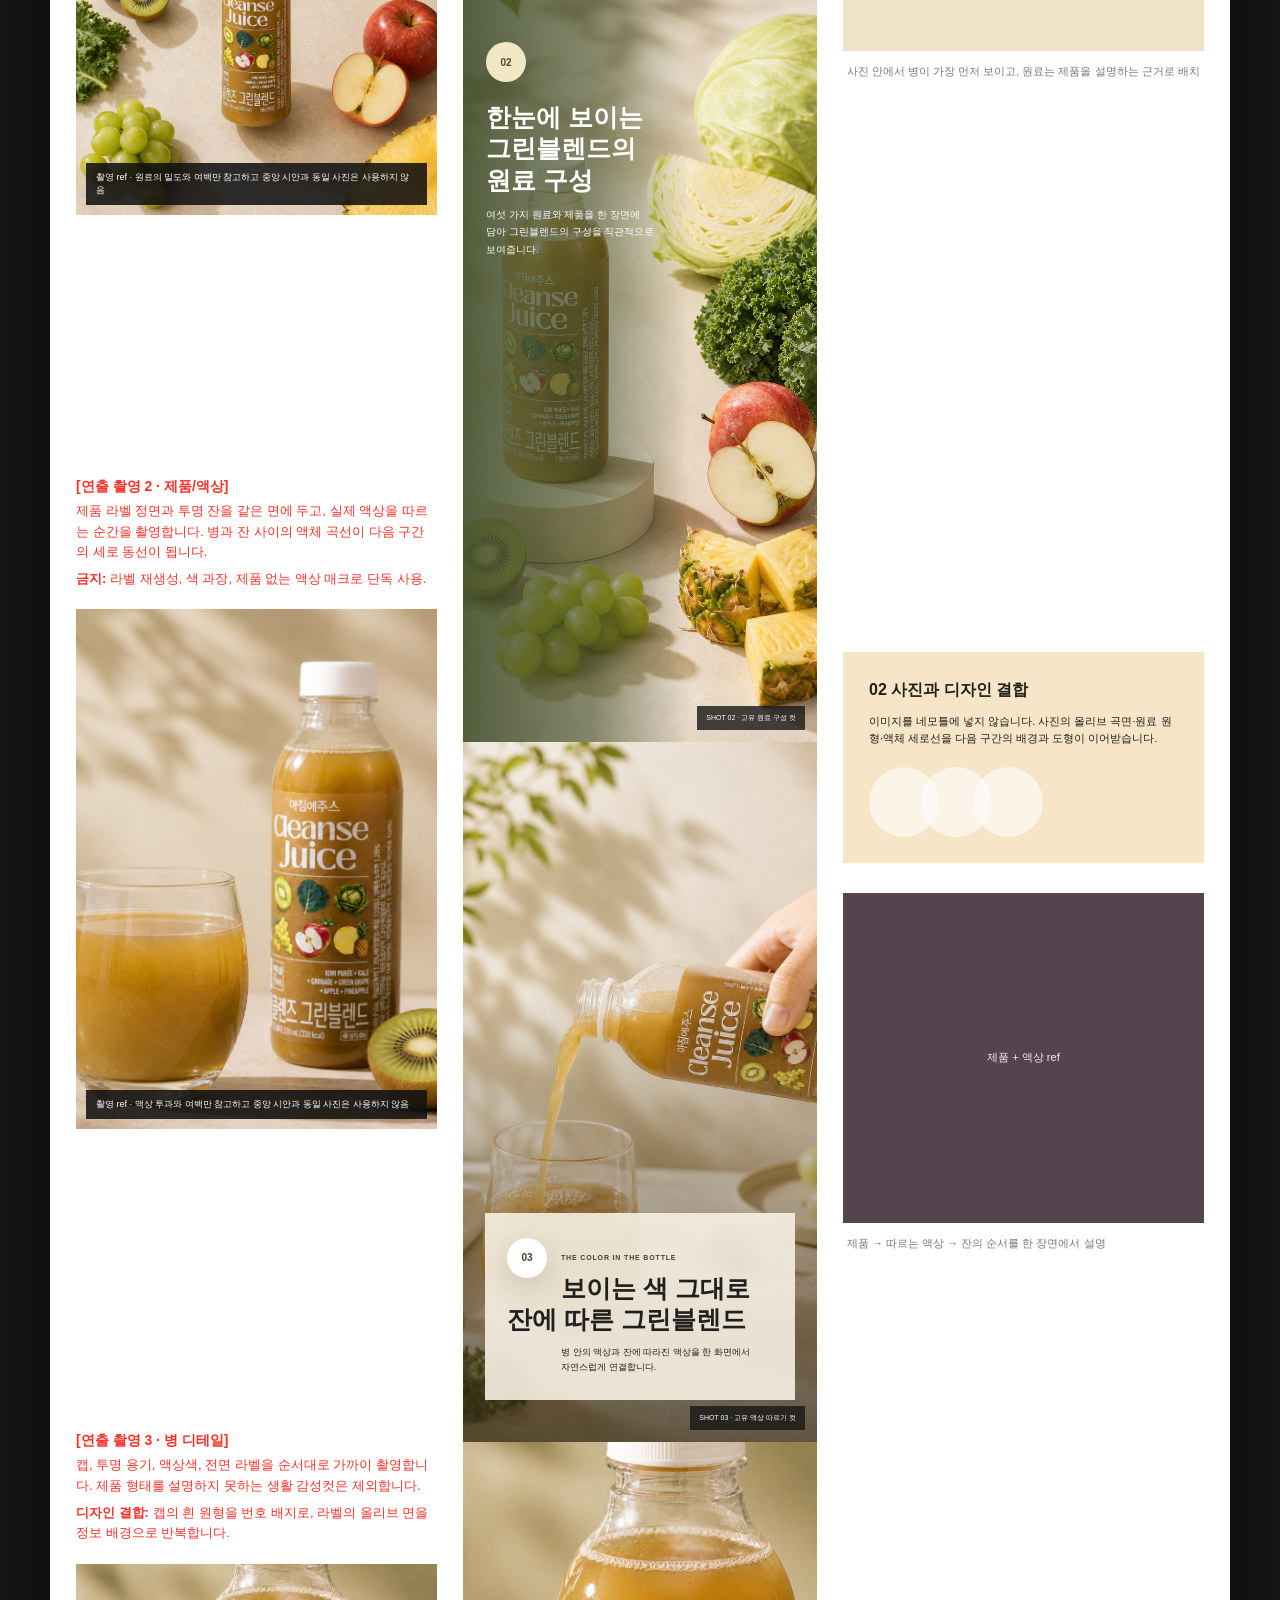
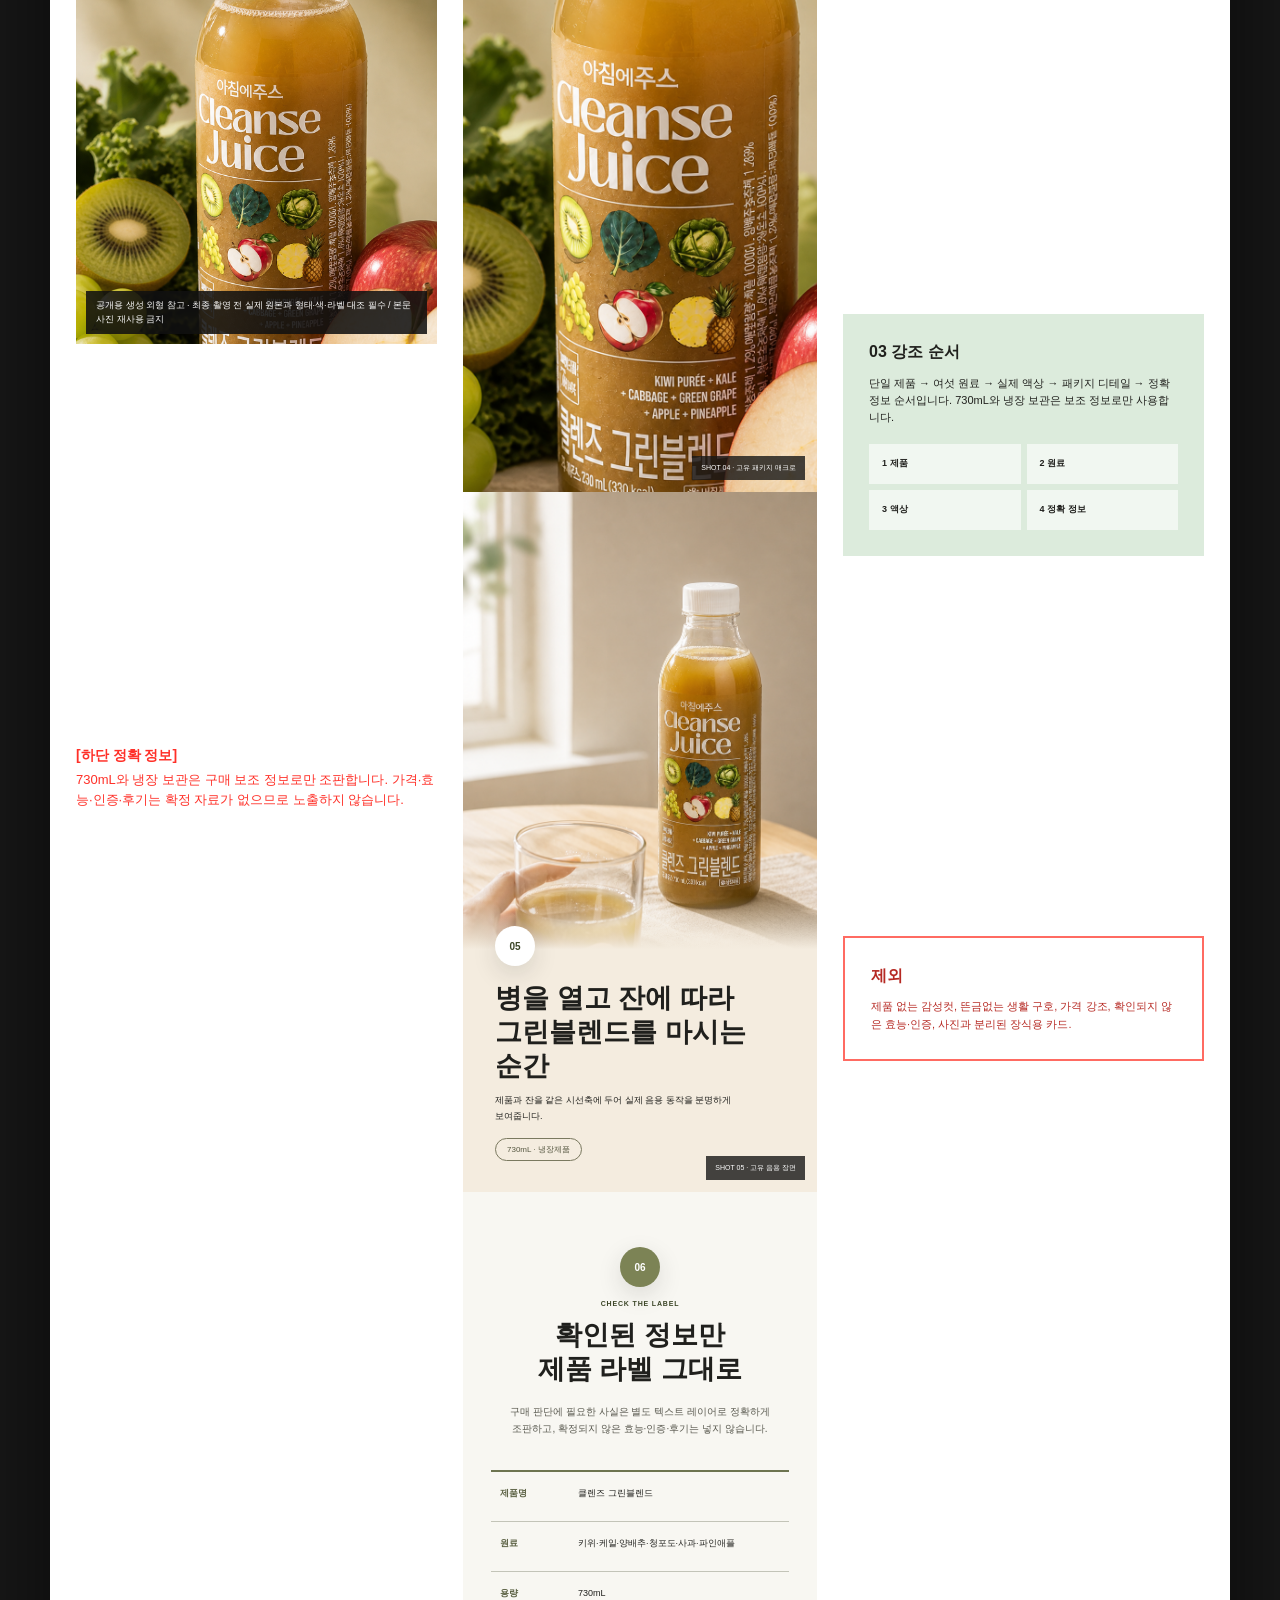
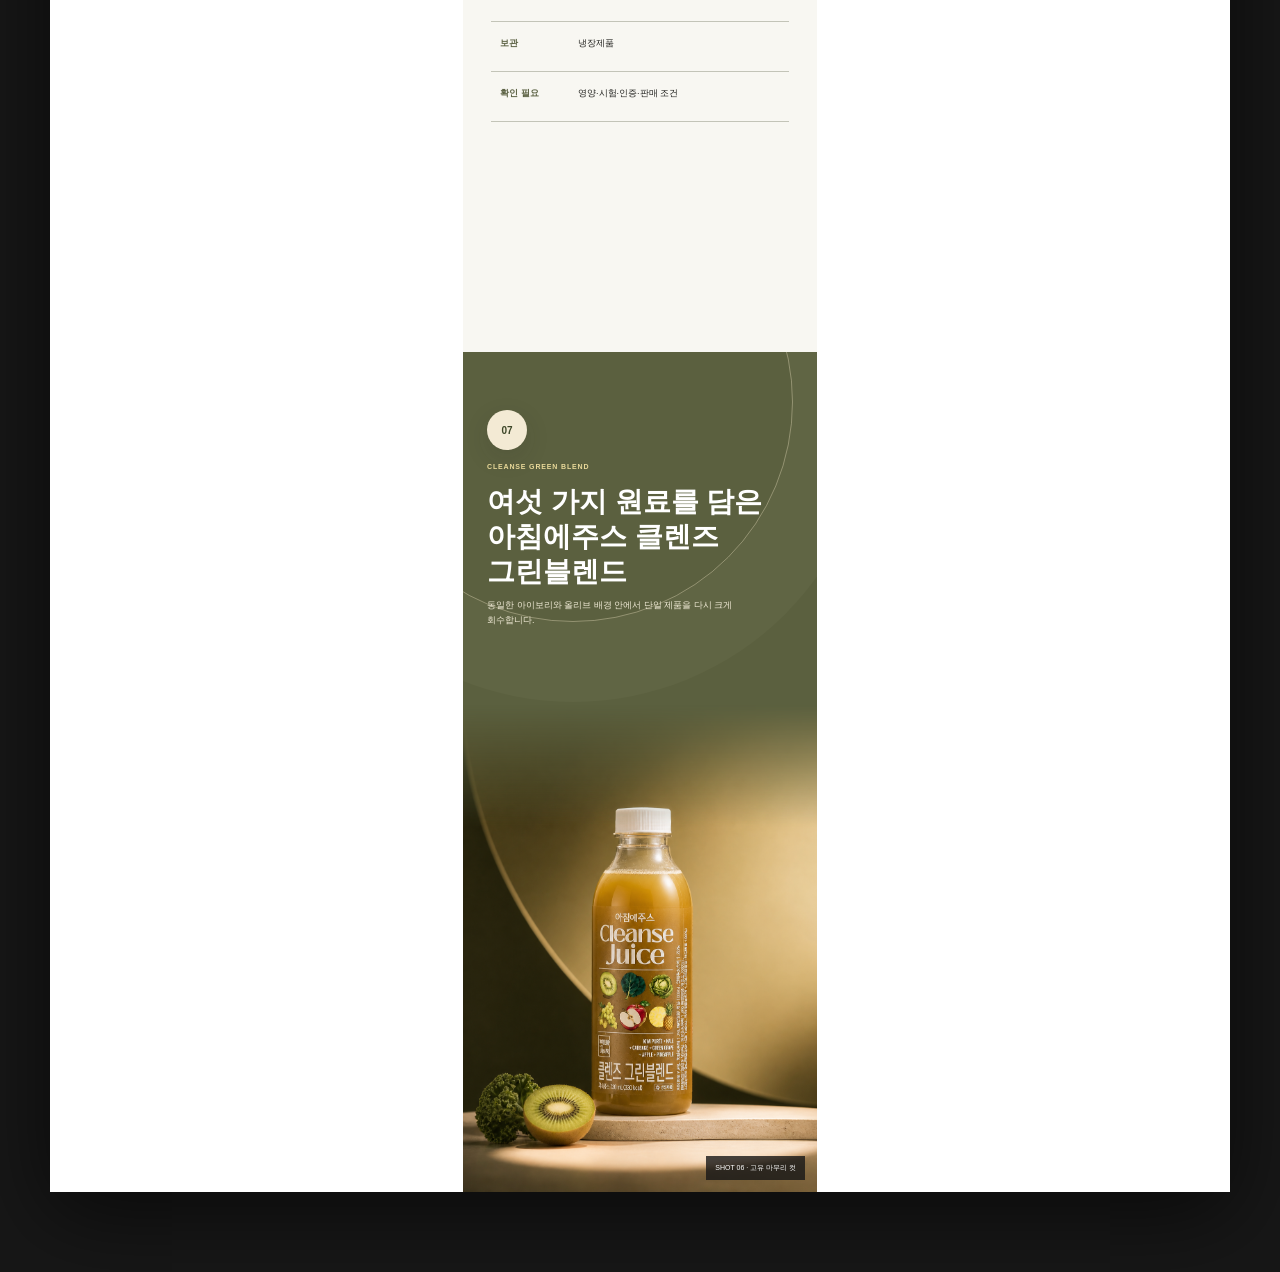
<file: planning/saengjeup-design-draft-v3.html>
<!doctype html>
<html lang="ko">
<head>
  <meta charset="utf-8">
  <meta name="viewport" content="width=device-width,initial-scale=1">
  <meta http-equiv="Cache-Control" content="no-store, no-cache, must-revalidate">
  <title>생즙연구소 · 제품 중심 상세 시안</title>
  <link rel="stylesheet" href="saengjeup-design-draft-v3.css?v=20260902-visualgate1">
</head>
<body>
  <header class="viewer-bar">
    <div><small id="buildSource">HAO · 2026 기획안 3열 양식</small><strong id="appTitle">생즙연구소 상세페이지 시안</strong></div>
    <nav><a href="?generated=1&variant=green">그린 시안</a><a href="?generated=1&variant=berry">베리 시안</a><a href="concept-process-review.html?demo=saengjeup">1차 분석</a><button id="printDraft" type="button">인쇄/PDF</button></nav>
  </header>
  <main class="sheet-viewport">
    <article class="planning-sheet" aria-label="Google Drive 2026 기획안 고정 양식">
      <aside class="left-column">
        <section class="red-note opening-note"><h2>[시안 상태]</h2><p id="renderGate">촬영·디자인 기획용 미리보기 / 실제 촬영물 교체와 시각 검수 전</p><h2>[전체 방향]</h2><p id="overallMood">제품이 모든 촬영의 중심입니다. 감성 배경만 단독 사용하지 않고 실제 병·원료·액상이 한 장면에서 연결되게 촬영합니다.</p><h2>[중점 내용]</h2><p>① 정확한 단일 제품 ② 라벨에서 확인한 여섯 원료 ③ 실제 액상색</p><h2>[촬영 컷수]</h2><p>총 6컷 / 히어로, 원료 구성, 따르기, 병 매크로, 음용 장면, 마무리 제품</p><h2>[필요 제품]</h2><p>선택된 맛 1종 4병 / 밀봉 2, 따르기 1, 예비 1</p></section>
        <figure class="left-product reference-visual"><img class="staged-source" data-scene="shotOverview" alt="히어로 촬영의 전체 분위기 레퍼런스"><figcaption>촬영 ref · 아이보리 스톤·저채도 올리브·좌측 아침광을 모든 컷의 고정 기준으로 사용</figcaption></figure>
        <p class="red-caption">※ 생성 이미지는 촬영 구도 참고용입니다. 최종본은 라벨·병 비율이 보존된 실제 촬영물로 교체합니다.</p>
        <section class="red-note shot-note shot-one"><h2>[연출 촬영 1 · 제품/원료 히어로]</h2><p>제품 1병을 우측 중앙에 크게 세우고, 키위·케일·양배추·청포도·사과·파인애플을 하단 곡선으로 배치합니다. 좌상단 35%는 카피 안전영역으로 비웁니다.</p><p><b>디자인 결합:</b> 올리브 곡면과 원료의 둥근 형태를 다음 섹션 번호·원료 원형으로 이어갑니다.</p></section>
        <figure class="left-photo-placeholder reference-visual"><img class="staged-source" data-scene="shotIngredient" alt="원료 구성 촬영 레퍼런스"><figcaption>촬영 ref · 원료의 밀도와 여백만 참고하고 중앙 시안과 동일 사진은 사용하지 않음</figcaption></figure>
        <section class="red-note shot-note shot-two"><h2>[연출 촬영 2 · 제품/액상]</h2><p>제품 라벨 정면과 투명 잔을 같은 면에 두고, 실제 액상을 따르는 순간을 촬영합니다. 병과 잔 사이의 액체 곡선이 다음 구간의 세로 동선이 됩니다.</p><p><b>금지:</b> 라벨 재생성, 색 과장, 제품 없는 액상 매크로 단독 사용.</p></section>
        <figure class="left-photo-placeholder tall reference-visual"><img class="staged-source" data-scene="shotLiquid" alt="액상 촬영 레퍼런스"><figcaption>촬영 ref · 액상 투과와 여백만 참고하고 중앙 시안과 동일 사진은 사용하지 않음</figcaption></figure>
        <section class="red-note shot-note shot-three"><h2>[연출 촬영 3 · 병 디테일]</h2><p>캡, 투명 용기, 액상색, 전면 라벨을 순서대로 가까이 촬영합니다. 제품 형태를 설명하지 못하는 생활 감성컷은 제외합니다.</p><p><b>디자인 결합:</b> 캡의 흰 원형을 번호 배지로, 라벨의 올리브 면을 정보 배경으로 반복합니다.</p></section>
        <figure class="left-photo-placeholder reference-visual"><img class="product-source" alt="제품 디테일 외형 참고"><figcaption id="productReferenceCaption">제품 원본 · 최종 촬영 전 형태·색·라벨 검수 기준 / 본문 사진으로 재사용 금지</figcaption></figure>
        <section class="red-note final-note"><h2>[하단 정확 정보]</h2><p>730mL와 냉장 보관은 구매 보조 정보로만 조판합니다. 가격·효능·인증·후기는 확정 자료가 없으므로 노출하지 않습니다.</p></section>
      </aside>
      <section class="center-column" id="sectionFlow">
        <section class="wire hero-wire flow-01"><img class="staged-source scene-fill" data-scene="hero" alt="그린블렌드 제품과 원료 히어로 촬영 레퍼런스"><div class="hero-shade"></div><div class="hero-copy"><div class="logo-placeholder">생즙연구소 로고</div><p class="eyebrow">아침에주스</p><h1 id="heroTitle">과일과 채소를 담은<br>클렌즈 그린블렌드</h1><p class="section-subcopy" id="heroSubcopy">키위·케일·양배추·청포도·사과·파인애플의 조합</p></div><em class="reference-label">HERO 01 · 실제 제품 촬영물로 교체</em></section>
        <section class="wire ingredient-intro flow-02"><span>01</span><p class="eyebrow">GREEN BLEND INGREDIENTS</p><h2>키위부터 파인애플까지<br>여섯 가지 원료의 조합</h2><p class="section-subcopy">키위, 케일, 양배추, 청포도, 사과, 파인애플. 라벨로 확인한 원료만 같은 위계로 정리합니다.</p><div class="ingredient-orbit"><div class="ingredient-grid" id="ingredientGrid"></div><strong class="ingredient-core">6<br><small>INGREDIENTS</small></strong></div></section>
        <section class="wire ingredient-scene flow-03"><img class="staged-source scene-fill" data-scene="ingredients" alt="제품과 여섯 원료의 고유 촬영 레퍼런스"><div class="side-copy"><span>02</span><h2>한눈에 보이는<br>그린블렌드의 원료 구성</h2><p>여섯 가지 원료와 제품을 한 장면에 담아 그린블렌드의 구성을 직관적으로 보여줍니다.</p></div><em class="reference-label">SHOT 02 · 고유 원료 구성 컷</em></section>
        <section class="wire pour-scene flow-04"><img class="staged-source scene-fill" data-scene="pour" alt="그린블렌드 제품과 실제 액상 따르기 고유 촬영 레퍼런스"><div class="pour-copy"><span>03</span><p class="eyebrow">THE COLOR IN THE BOTTLE</p><h2>보이는 색 그대로<br>잔에 따른 그린블렌드</h2><p>병 안의 액상과 잔에 따라진 액상을 한 화면에서 자연스럽게 연결합니다.</p></div><em class="reference-label">SHOT 03 · 고유 액상 따르기 컷</em></section>
        <section class="wire package-detail flow-05"><img class="staged-source scene-fill" data-scene="macro" alt="그린블렌드 병 어깨와 액상선 고유 매크로 촬영 레퍼런스"><div class="detail-copy"><span>04</span><p class="eyebrow">PACKAGE DETAIL</p><h2>흰 캡부터 액상선까지<br>실제 병을 가까이</h2><p>앞 구간의 액체 흐름을 병의 투명한 어깨와 실제 액상선으로 확대해 자연스럽게 이어갑니다.</p></div><em class="reference-label">SHOT 04 · 고유 패키지 매크로</em></section>
        <section class="wire serving-scene flow-06"><img class="staged-source scene-fill" data-scene="serving" alt="그린블렌드 제품을 잔 옆에 놓는 고유 촬영 레퍼런스"><div class="serving-panel"><span>05</span><h2>병을 열고 잔에 따라<br>그린블렌드를 마시는 순간</h2><p>제품과 잔을 같은 시선축에 두어 실제 음용 동작을 분명하게 보여줍니다.</p><small>730mL · 냉장제품</small></div><em class="reference-label">SHOT 05 · 고유 음용 장면</em></section>
        <section class="wire verified-info flow-07"><span>06</span><p class="eyebrow">CHECK THE LABEL</p><h2>확인된 정보만<br>제품 라벨 그대로</h2><p class="section-subcopy">구매 판단에 필요한 사실은 별도 텍스트 레이어로 정확하게 조판하고, 확정되지 않은 효능·인증·후기는 넣지 않습니다.</p><div class="info-table"><b>제품명</b><i id="tableProduct">클렌즈 그린블렌드</i><b>원료</b><i id="tableIngredients">키위·케일·양배추·청포도·사과·파인애플</i><b>용량</b><i>730mL</i><b>보관</b><i>냉장제품</i><b>확인 필요</b><i>영양·시험·인증·판매 조건</i></div></section>
        <section class="wire closing-wire flow-08"><div class="closing-arc"></div><div class="closing-copy"><span>07</span><p class="eyebrow">CLEANSE GREEN BLEND</p><h2 id="closingTitle">여섯 가지 원료를 담은<br>아침에주스 클렌즈 그린블렌드</h2><p>동일한 아이보리와 올리브 배경 안에서 단일 제품을 다시 크게 회수합니다.</p></div><img class="staged-source closing-scene" data-scene="closing" alt="그린블렌드 동일 캠페인 마무리 고유 촬영 레퍼런스"><em class="reference-label">SHOT 06 · 고유 마무리 컷</em></section>
      </section>
      <aside class="right-column">
        <div class="ref-pill">구성 ref · 디자인 ref</div><section class="ref-card beige top-ref"><h2>도입부 · 제품을 먼저</h2><p>Drive 아침에주스 시안처럼 작은 브랜드 영역 → 제품 고유명 → 제품을 고를 이유 → 실물 제품 순으로 위계를 고정합니다.</p><div class="ref-grid"><i>브랜드<br>안전영역</i><i>제품명<br>최대 위계</i><i>제품<br>주피사체</i></div></section>
        <a class="drive-link" href="https://drive.google.com/drive/folders/1laAhV3yuLhFSqYL2Rwt3gk31jSSq40_6" target="_blank" rel="noopener">Drive: 2026(기획안) 원본 열기</a>
        <section class="ref-card green first-ref"><h2>01 카피 말투</h2><p>“매일 한 병, 이유 있는 선택!”처럼 짧은 전제 뒤에 제품 고유의 이유를 붙이는 2단 제목 구조를 참고합니다. 과정 설명과 추상적인 생활 문구는 본문에서 제거합니다.</p><div class="copy-ref"><b>짧은 전제</b><i>→</i><b>제품의 구체적 이유</b></div></section>
        <section class="ref-card photo-ref"><div class="ref-photo">제품 + 원료 ref</div><p>사진 안에서 병이 가장 먼저 보이고, 원료는 제품을 설명하는 근거로 배치</p></section>
        <section class="ref-card beige second-ref"><h2>02 사진과 디자인 결합</h2><p>이미지를 네모틀에 넣지 않습니다. 사진의 올리브 곡면·원료 원형·액체 세로선을 다음 구간의 배경과 도형이 이어받습니다.</p><div class="continuity-ref"><i></i><i></i><i></i></div></section>
        <section class="ref-card photo-ref"><div class="ref-photo dark">제품 + 액상 ref</div><p>제품 → 따르는 액상 → 잔의 순서를 한 장면에서 설명</p></section>
        <section class="ref-card green third-ref"><h2>03 강조 순서</h2><p>단일 제품 → 여섯 원료 → 실제 액상 → 패키지 디테일 → 정확 정보 순서입니다. 730mL와 냉장 보관은 보조 정보로만 사용합니다.</p><div class="priority-list"><b>1 제품</b><b>2 원료</b><b>3 액상</b><b>4 정확 정보</b></div></section>
        <section class="ref-card warning"><h2>제외</h2><p>제품 없는 감성컷, 뜬금없는 생활 구호, 가격 강조, 확인되지 않은 효능·인증, 사진과 분리된 장식용 카드.</p></section>
      </aside>
    </article>
  </main>
  <script src="../design-process.js?v=20260902-review-driven"></script>
  <script>
    (() => {
      const params = new URLSearchParams(location.search);
      const key = params.get("variant") === "berry" ? "berry" : "green";
      const sharedGreenBuild = params.get("source") === "share" && key === "green";
      const variant = HAO_DESIGN_PROCESS.VARIANTS[key];
      let storedPayload = null;
      try { storedPayload = JSON.parse(localStorage.getItem(`haoGeneratedPlanningDraft:saengjeup:${key}`) || "null"); } catch { storedPayload = null; }
      const generatedPlan = storedPayload?.review
        ? HAO_DESIGN_PROCESS.buildVariant(storedPayload.review, storedPayload.selectedDirectionId, key)
        : null;
      const selectedDirection = generatedPlan?.phase1?.selectedDirection || null;
      const stagedAssets = key === "green" ? {
        shotOverview: "../assets/saengjeup/generated-20260902/green-app-ref-overview.png",
        shotIngredient: "../assets/saengjeup/generated-20260902/green-app-ref-ingredients.png",
        shotLiquid: "../assets/saengjeup/generated-20260902/green-app-ref-liquid.png",
        hero: "../assets/saengjeup/generated-20260902/green-app-hero.png",
        ingredients: "../assets/saengjeup/generated-20260902/green-app-ingredients.png",
        pour: "../assets/saengjeup/generated-20260902/green-app-pour.png",
        macro: "../assets/saengjeup/generated-20260902/green-app-macro.png",
        serving: "../assets/saengjeup/generated-20260902/green-app-morning.png",
        closing: "../assets/saengjeup/generated-20260902/green-app-closing.png"
      } : {};
      const publicFallback = "../assets/saengjeup/product-private-placeholder.svg";
      const publicAssetMode = !["127.0.0.1", "localhost"].includes(location.hostname);
      document.body.dataset.variant = key;
      document.title = `생즙연구소 · ${variant.productName} 제품 중심 상세 시안`;
      document.body.dataset.generationSource = storedPayload ? "app" : sharedGreenBuild ? "share" : "fallback";
      document.getElementById("buildSource").textContent = storedPayload
        ? `APP GENERATED · ${storedPayload.review?.categoryAnalysis?.driveReferenceVersion || "REFERENCE DB 확인 필요"}`
        : sharedGreenBuild ? "APP GENERATED · 2026-09-02-drive28-v2" : "미저장 미리보기 · 관리자툴에서 1차 분석 후 생성 필요";
      document.getElementById("appTitle").textContent = `생즙연구소 · ${variant.productName} · ${selectedDirection?.conceptName || (sharedGreenBuild ? "원재료 에디토리얼" : "제품 중심 8구간")}`;
      document.getElementById("heroTitle").innerHTML = `과일과 채소를 담은<br>${variant.productName}`;
      document.getElementById("heroSubcopy").textContent = generatedPlan?.phase1?.purchaseReason || variant.ingredients;
      document.getElementById("overallMood").textContent = selectedDirection
        ? `${selectedDirection.overallMood}. ${generatedPlan.phase2.designStrategy}. 제품 시각 기준: ${storedPayload.review?.input?.visualIdentity || "확인 필요"}`
        : sharedGreenBuild
          ? "절제된 감성, 넓은 여백, 제품과 원재료가 함께 보이는 편집 흐름. 아이보리·올리브·뮤트 골드의 동일 조명 안에서 단일 제품 → 여섯 원재료 → 실제 액상 → 음용 장면 → 정확 정보로 이어집니다."
          : document.getElementById("overallMood").textContent;
      document.getElementById("ingredientGrid").innerHTML = variant.ingredients.split("·").map((name) => `<i>${name}</i>`).join("");
      document.getElementById("tableProduct").textContent = variant.productName;
      document.getElementById("tableIngredients").textContent = variant.ingredients;
      document.getElementById("closingTitle").innerHTML = `여섯 가지 원료를 담은<br>아침에주스 ${variant.productName}`;
      document.querySelectorAll(".staged-source").forEach((image) => { const scene = image.dataset.scene; image.addEventListener("error", () => { image.src = publicFallback; image.alt = `${variant.shortName} ${scene} 촬영 레퍼런스 연결 필요`; }, { once:true }); image.src = stagedAssets[scene] || publicFallback; });
      document.querySelectorAll(".product-source").forEach((image) => {
        const publicReference = stagedAssets.macro || stagedAssets.hero || publicFallback;
        image.addEventListener("error", () => { image.src = publicReference; image.classList.add("public-product-fallback"); }, { once:true });
        image.src = publicAssetMode ? publicReference : variant.image;
        image.alt = publicAssetMode ? `아침에주스 ${variant.productName} 공개용 생성 외형 참고` : `아침에주스 ${variant.productName} 실제 제품 원본`;
      });
      if (publicAssetMode) document.getElementById("productReferenceCaption").textContent = "공개용 생성 외형 참고 · 최종 촬영 전 실제 원본과 형태·색·라벨 대조 필수 / 본문 사진 재사용 금지";
      document.getElementById("printDraft").addEventListener("click", () => window.print());
    })();
  </script>
</body>
</html>
</file>
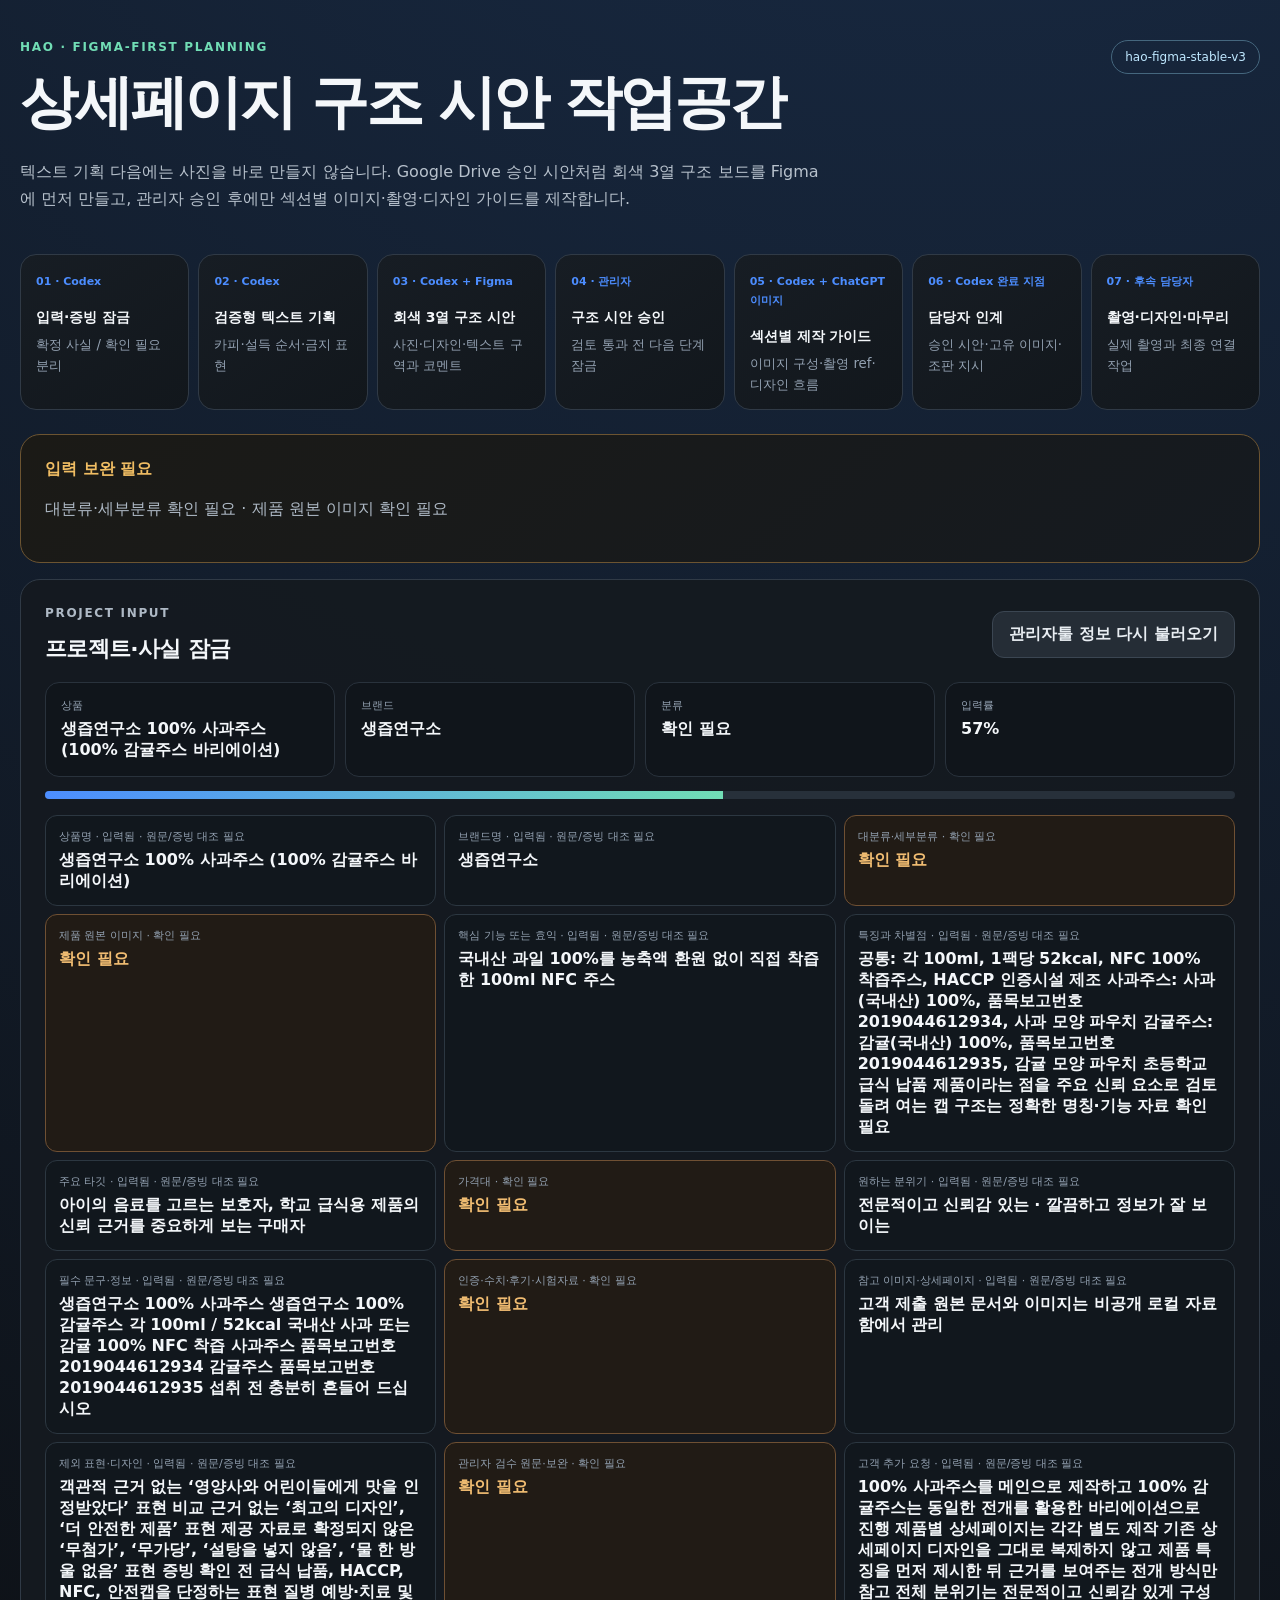
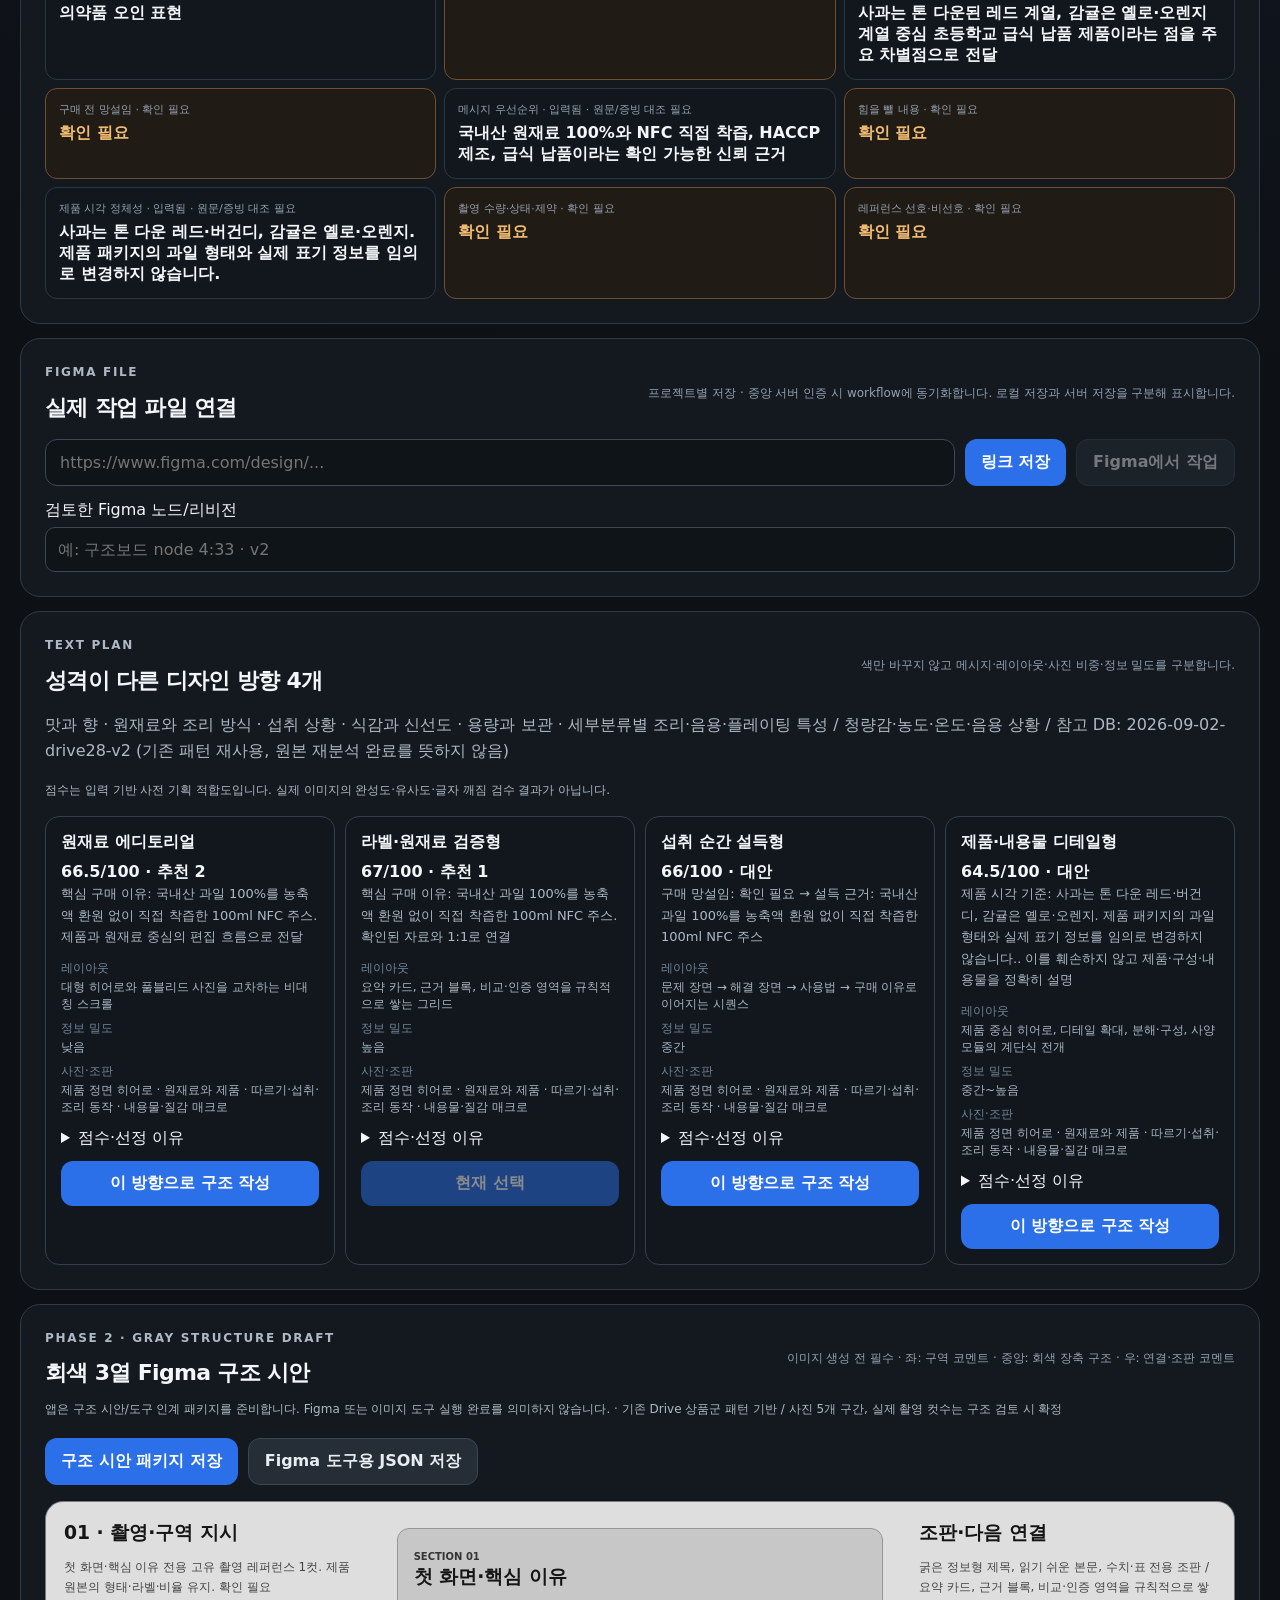
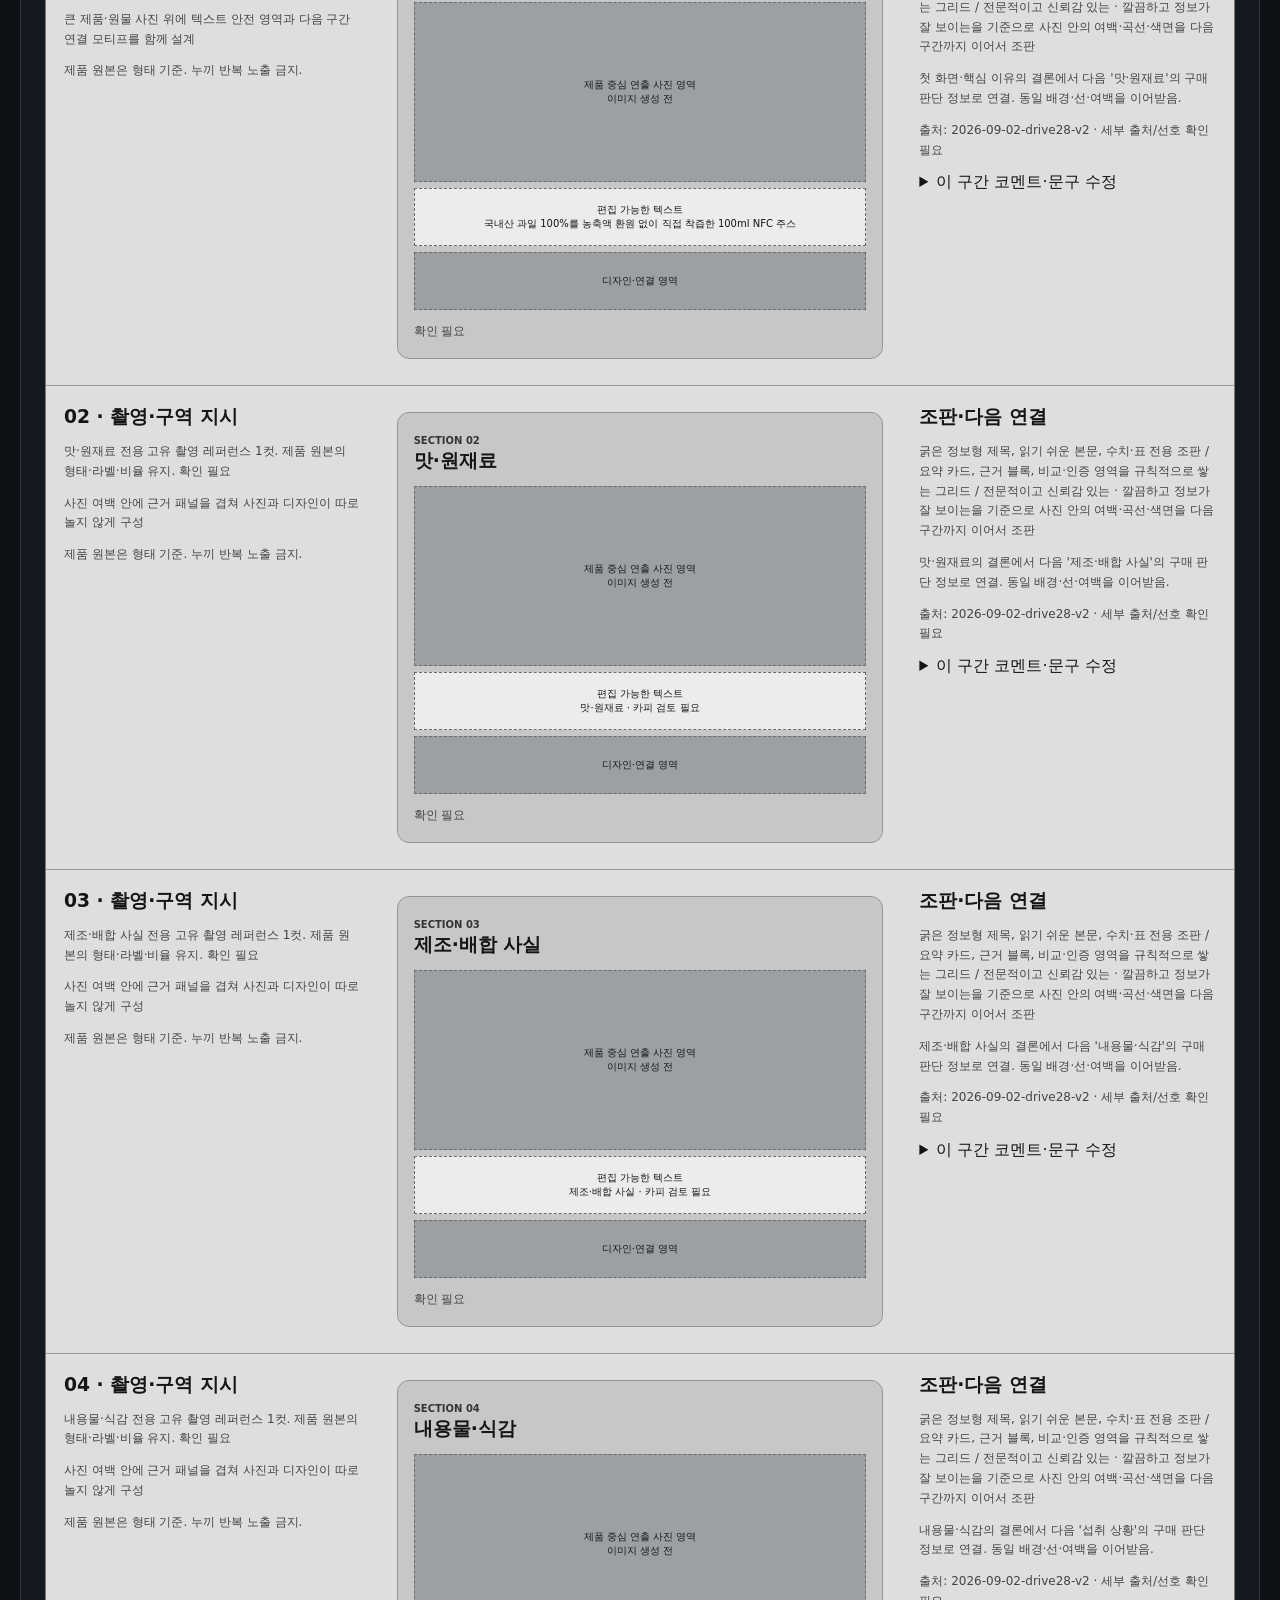
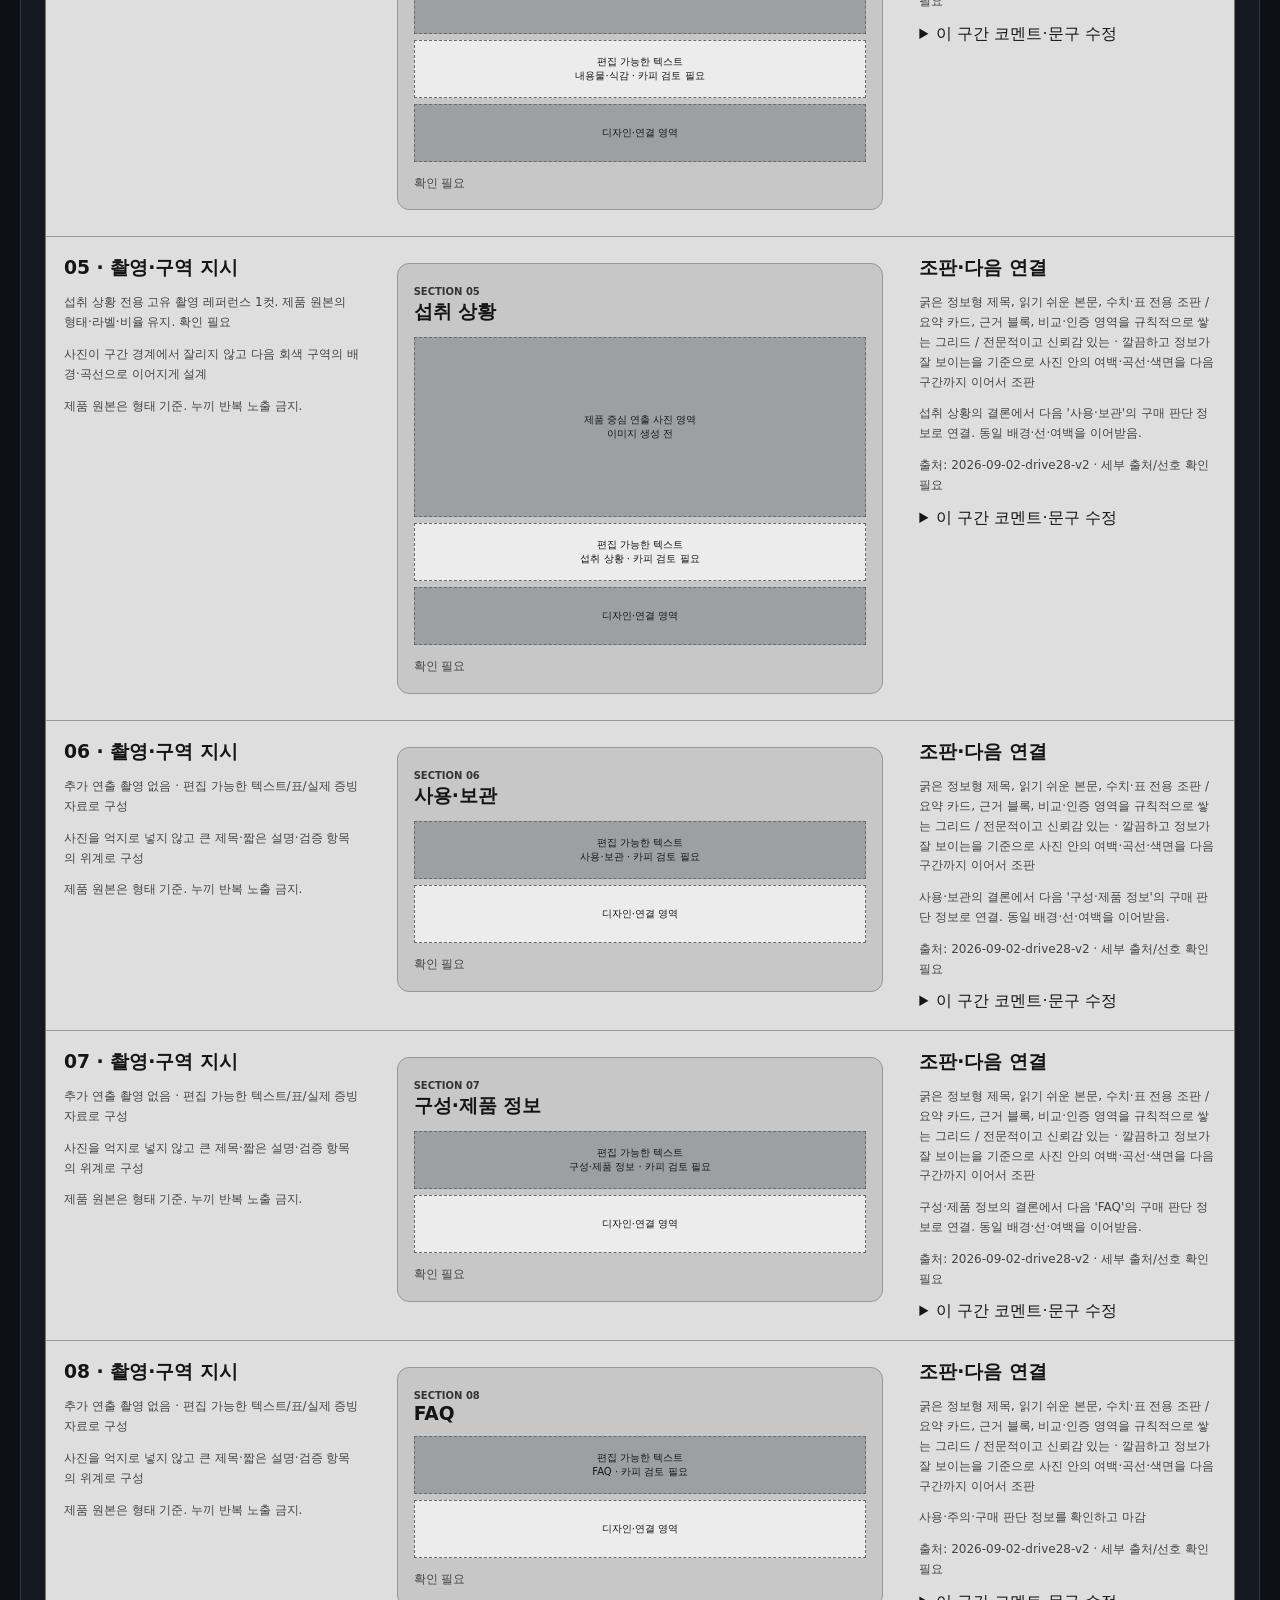
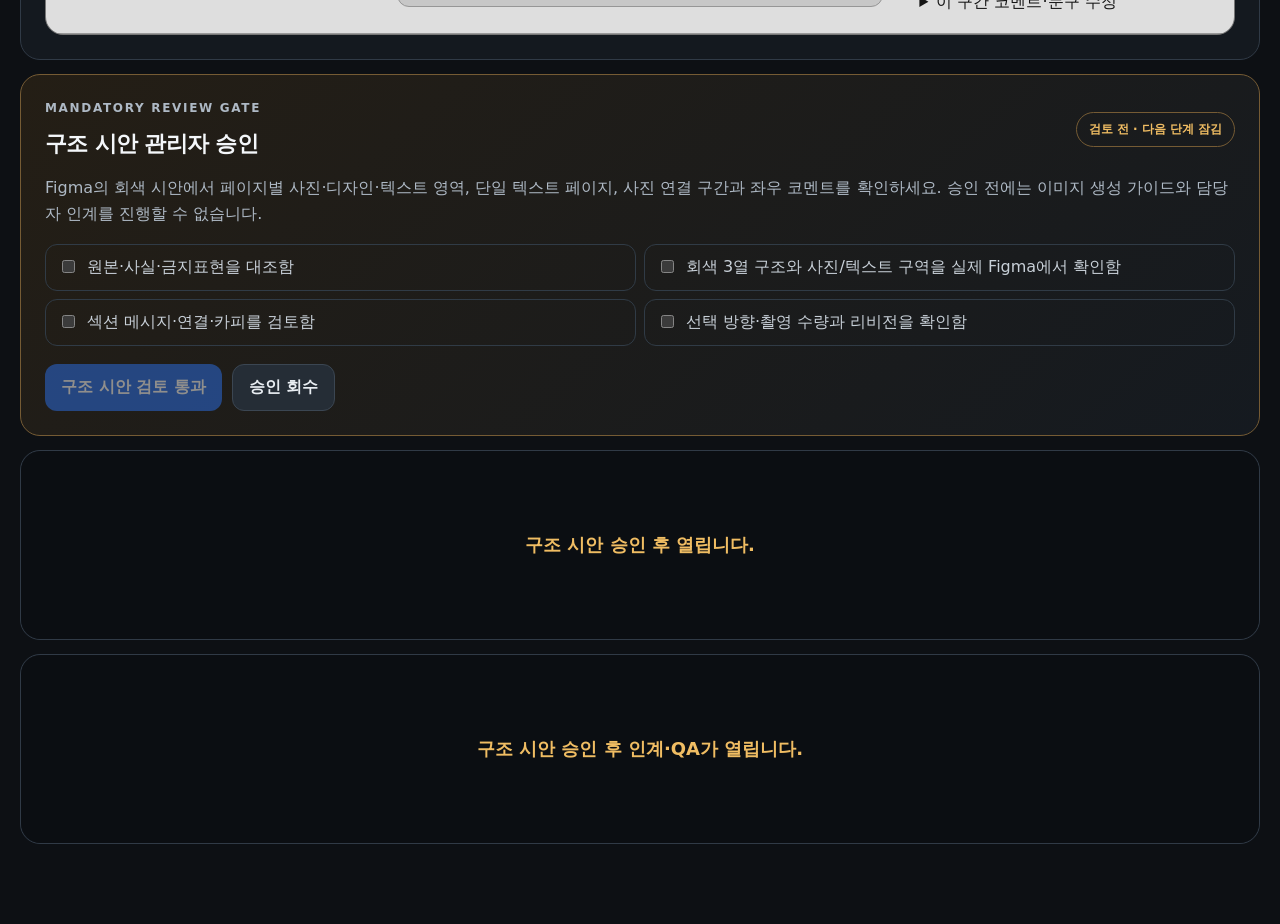
<file: planning/saengjeup-process-draft-v2.html>
<!doctype html><html lang="ko"><head><meta charset="utf-8"><meta name="viewport" content="width=device-width,initial-scale=1"><meta name="robots" content="noindex"><title>Figma 작업공간으로 이동</title><script>location.replace(`figma-workspace.html${location.search}`);</script></head><body><p><a href="figma-workspace.html">새 Figma 상세페이지 제작 작업공간으로 이동</a></p></body></html>
</file>
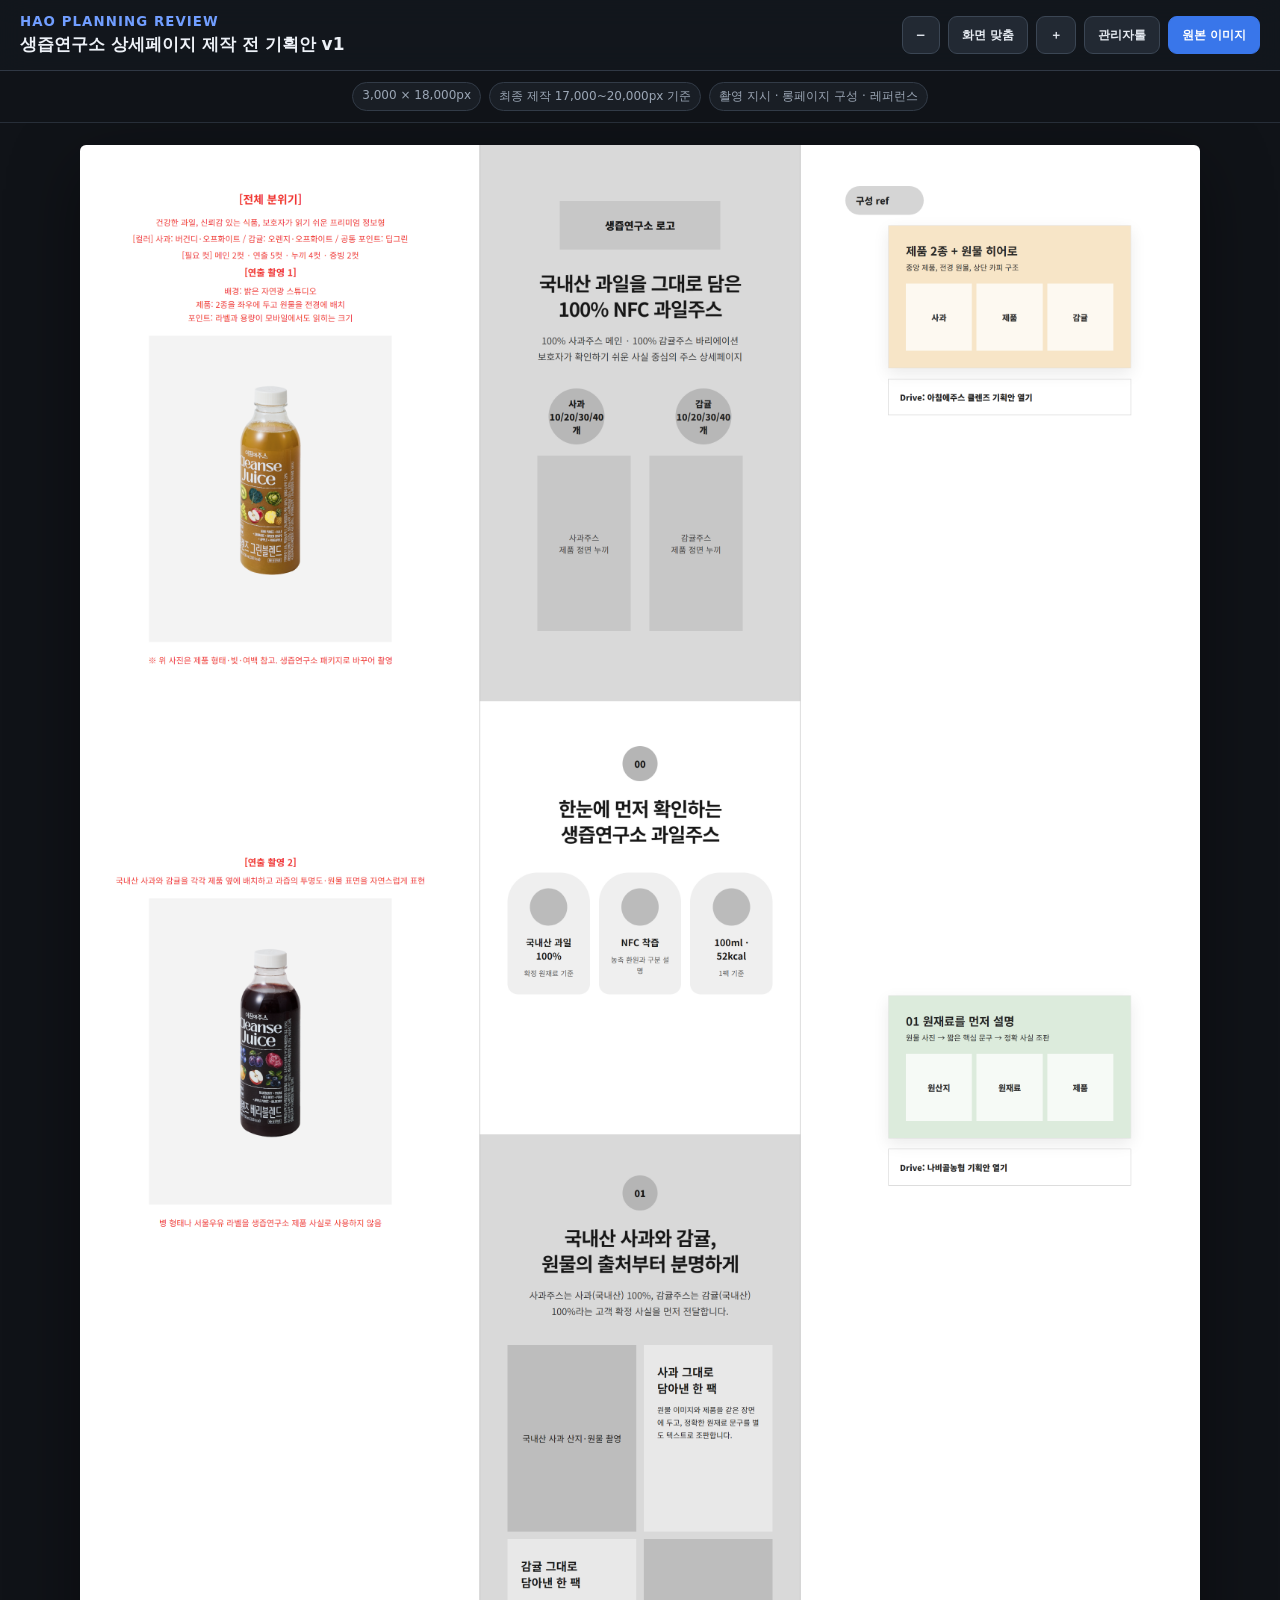
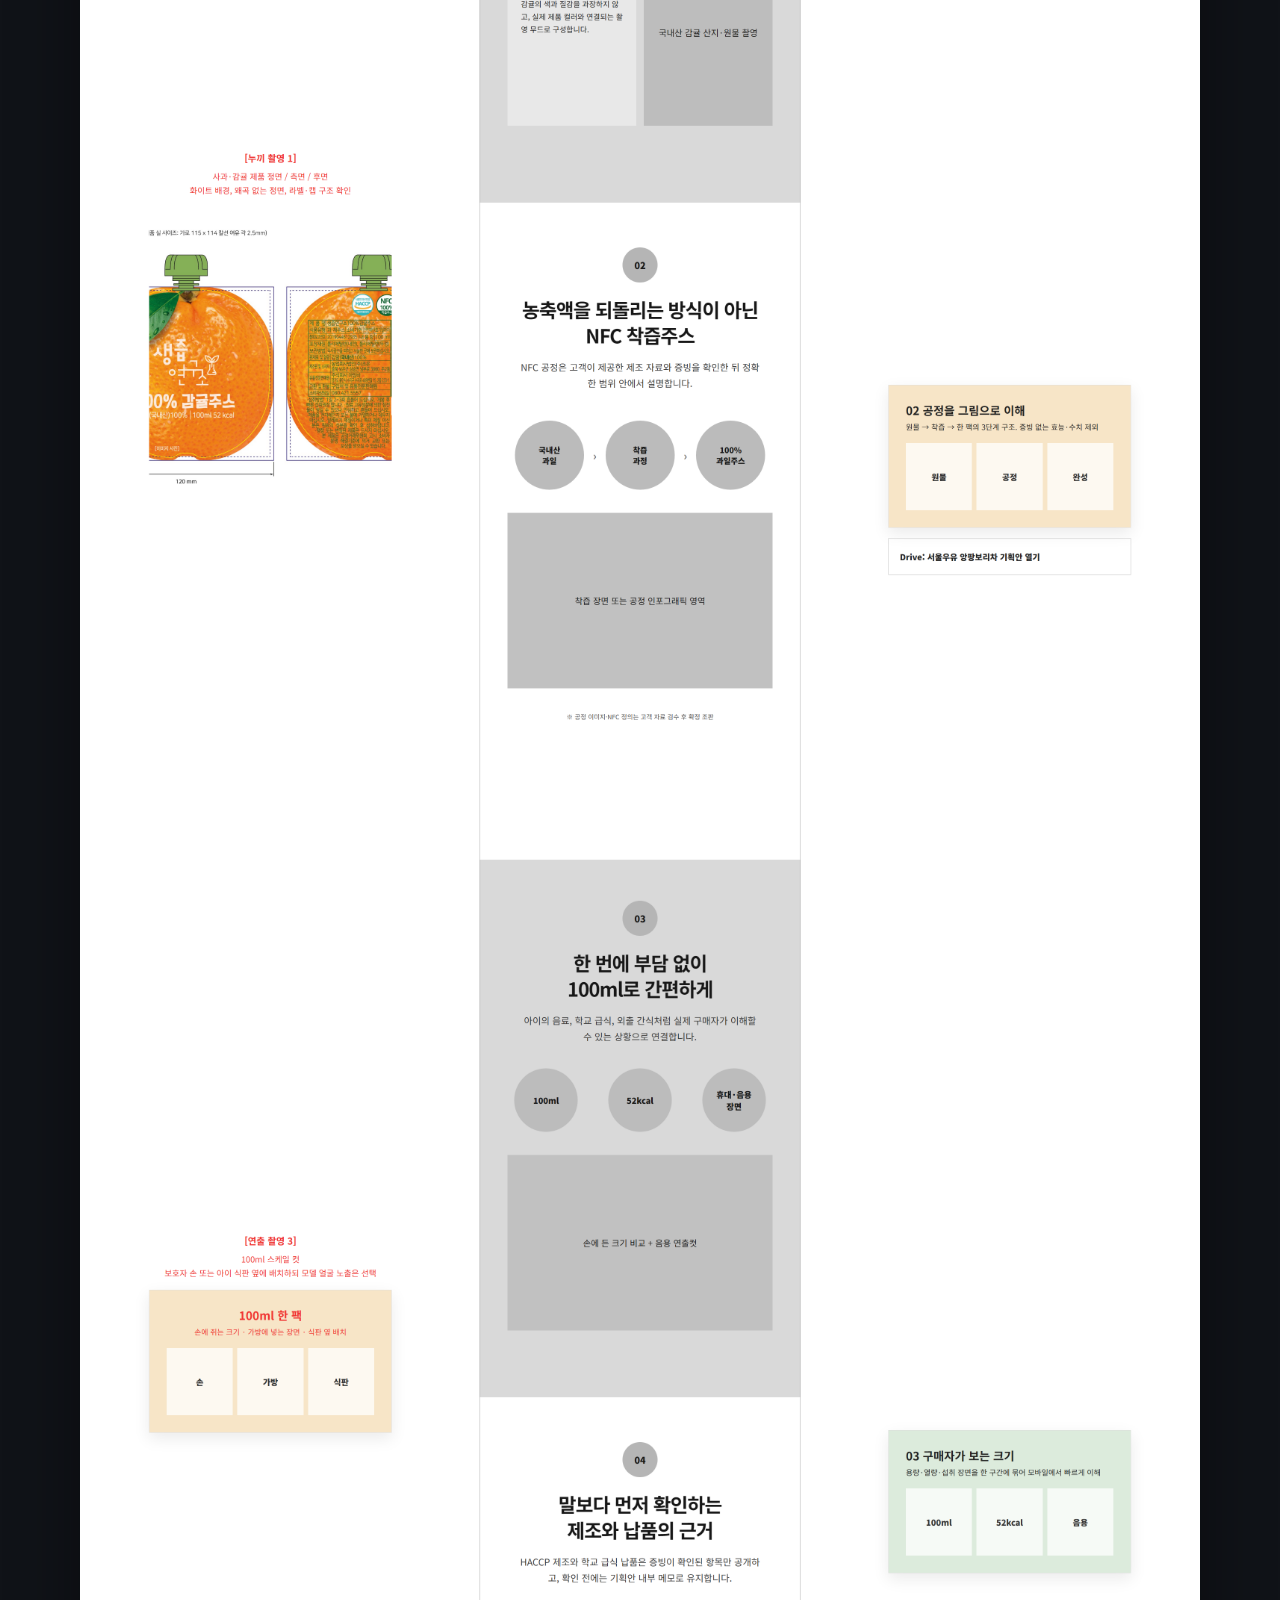
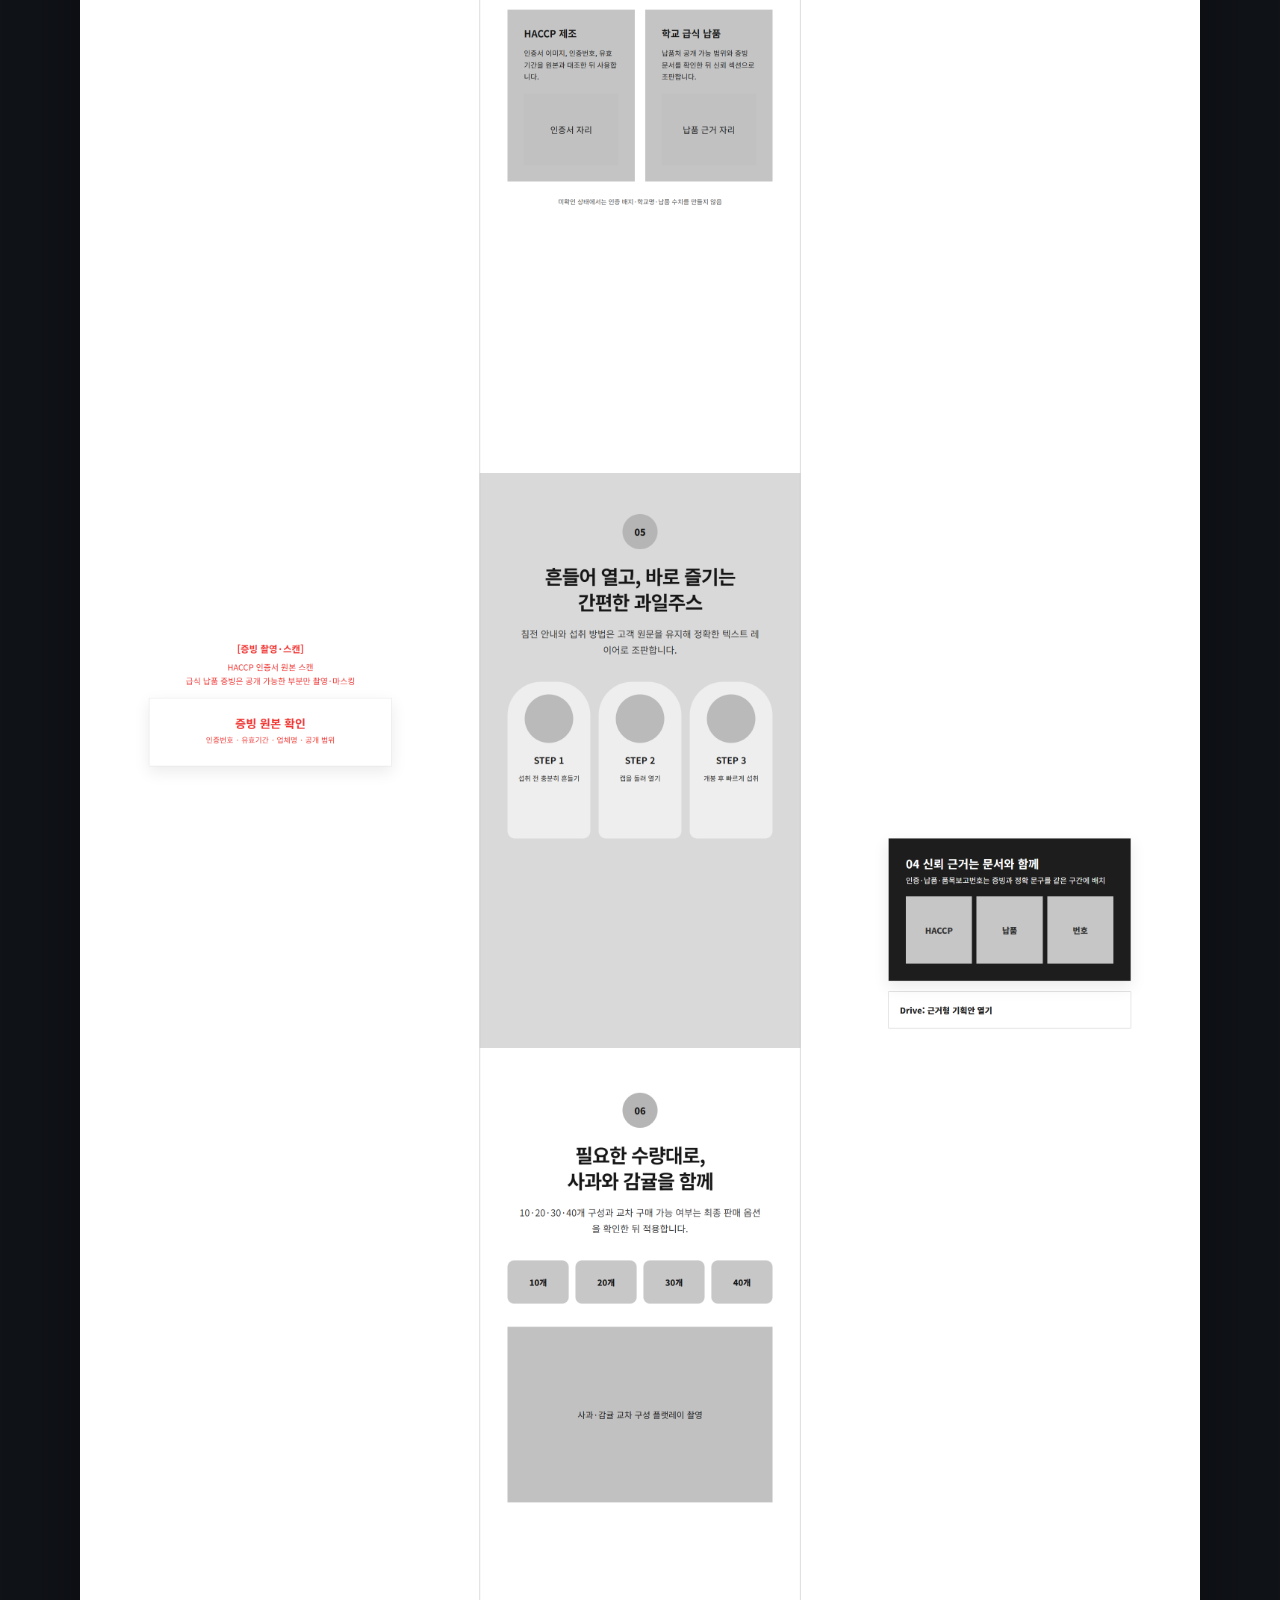
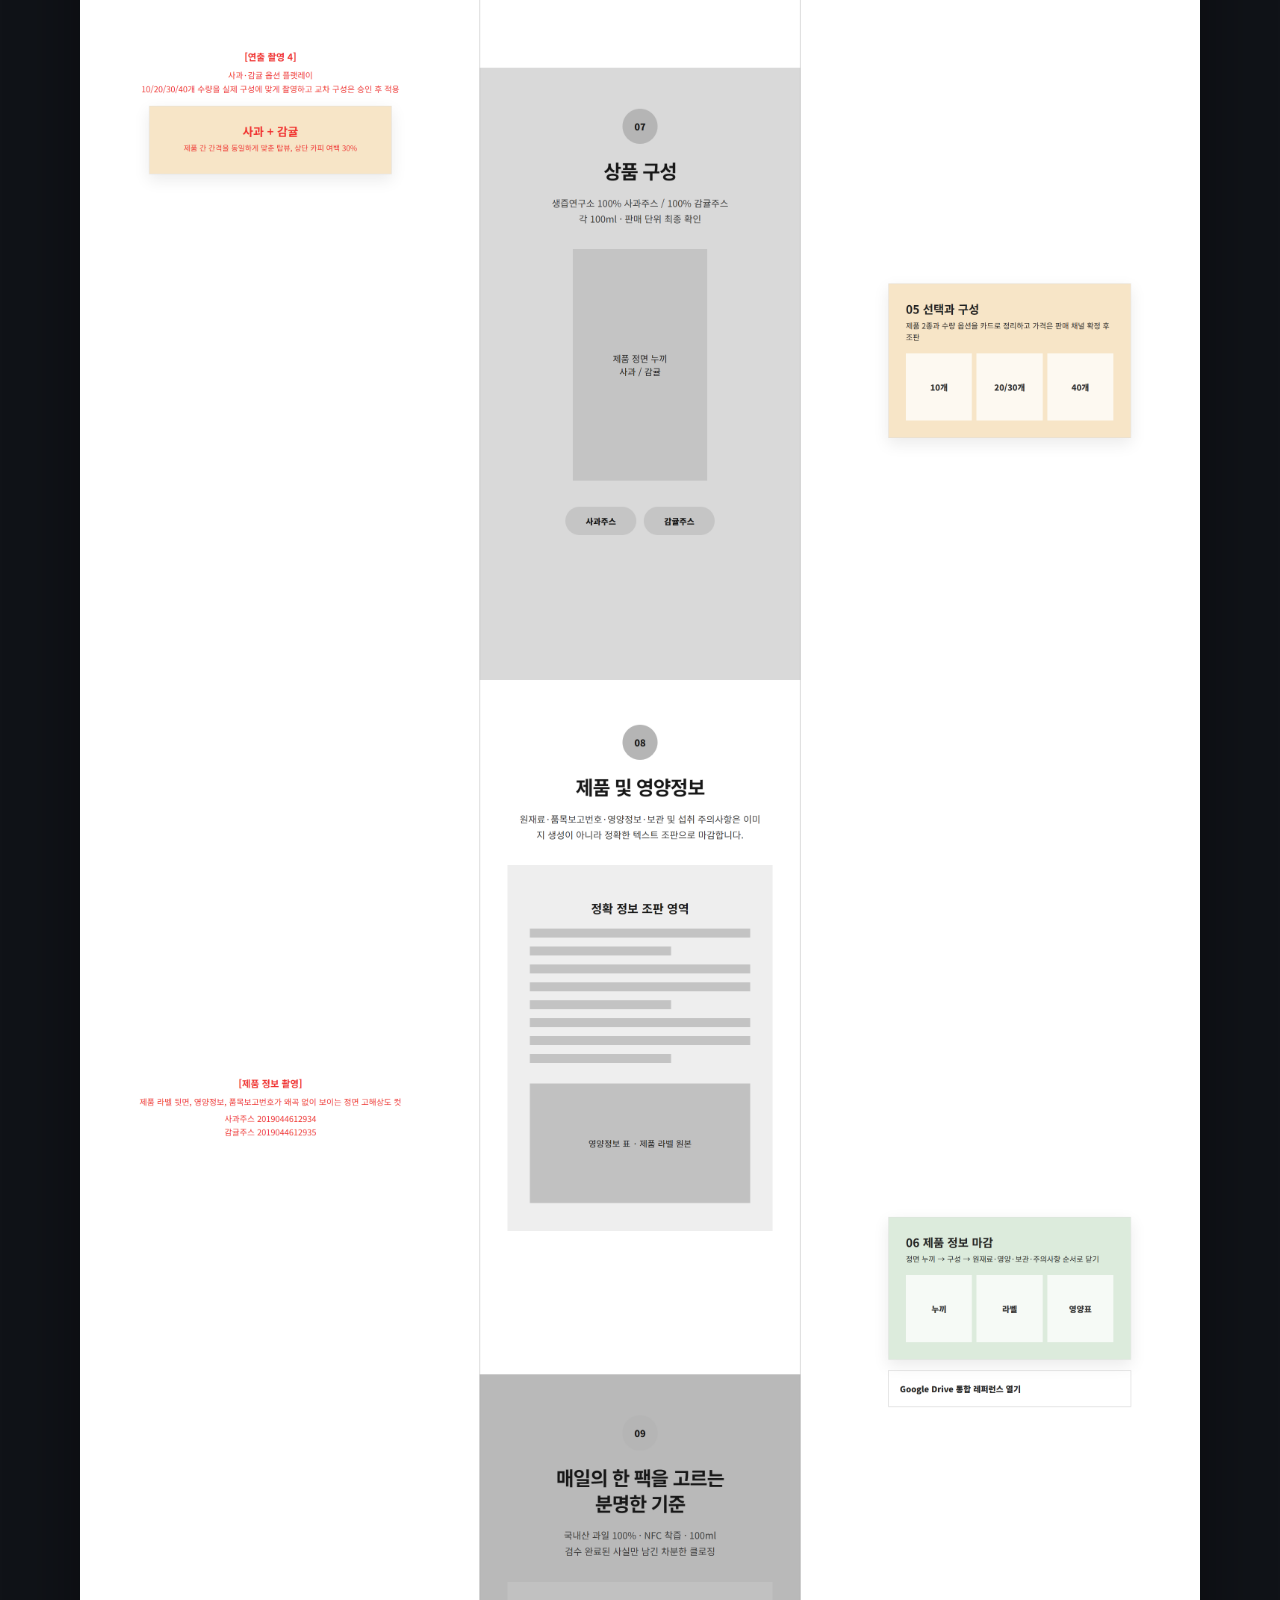
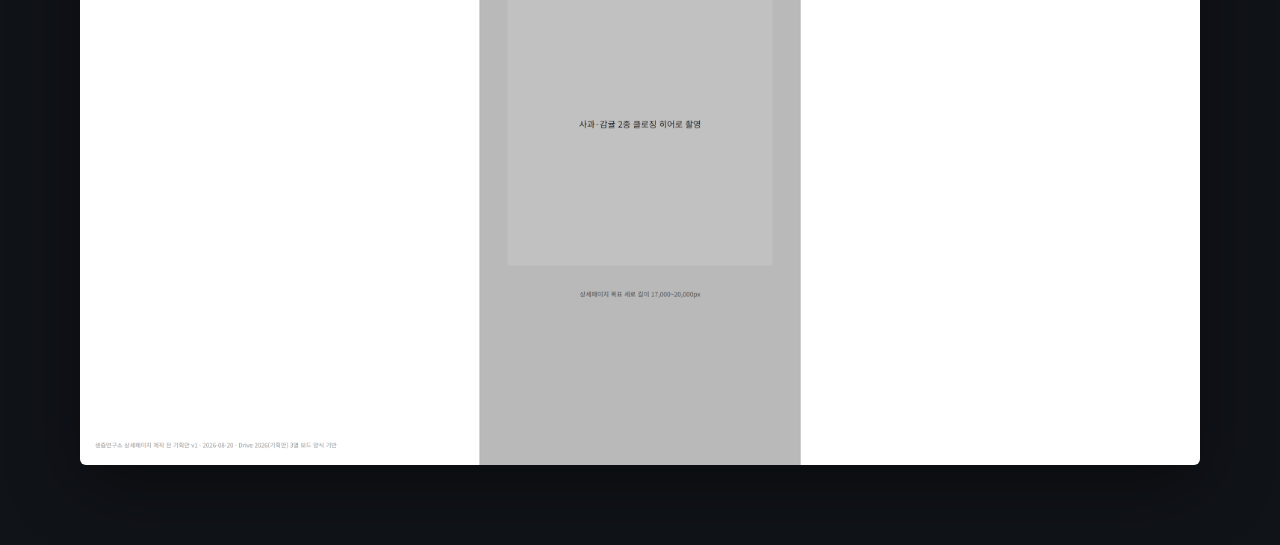
<file: planning/saengjeup-v1.html>
<!doctype html>
<html lang="ko">
<head>
  <meta charset="utf-8">
  <meta name="viewport" content="width=device-width,initial-scale=1">
  <meta name="color-scheme" content="dark">
  <title>생즙연구소 상세페이지 제작 전 기획안 v1</title>
  <style>
    :root { color-scheme: dark; font-family: Pretendard, "Noto Sans KR", system-ui, sans-serif; }
    * { box-sizing: border-box; }
    body { margin: 0; background: #101318; color: #edf1f7; }
    header {
      position: sticky; top: 0; z-index: 10; display: flex; align-items: center;
      justify-content: space-between; gap: 18px; padding: 14px 20px;
      border-bottom: 1px solid #303844; background: rgba(19, 23, 29, .94);
      backdrop-filter: blur(14px);
    }
    .title { min-width: 0; }
    .title small { display: block; color: #719eff; font-weight: 800; letter-spacing: .08em; }
    .title h1 { margin: 4px 0 0; overflow: hidden; font-size: 17px; text-overflow: ellipsis; white-space: nowrap; }
    .actions { display: flex; flex: 0 0 auto; gap: 8px; }
    button, a.button {
      min-height: 38px; padding: 0 13px; border: 1px solid #3b4654; border-radius: 9px;
      background: #222933; color: #e6ebf2; font: inherit; font-size: 12px; font-weight: 800;
      line-height: 36px; text-decoration: none; cursor: pointer;
    }
    a.primary { border-color: #3976ea; background: #3976ea; color: white; }
    .meta {
      display: flex; justify-content: center; gap: 8px; padding: 11px 16px;
      border-bottom: 1px solid #272e38; color: #9ba6b5; font-size: 12px;
    }
    .meta span { padding: 5px 9px; border: 1px solid #323b47; border-radius: 999px; background: #191e25; }
    main { padding: 22px 14px 80px; overflow: auto; }
    .canvas { width: min(100%, 1120px); margin: 0 auto; transform-origin: top center; transition: width .2s ease; }
    .canvas img { display: block; width: 100%; height: auto; border-radius: 6px; box-shadow: 0 20px 70px rgba(0,0,0,.4); }
    @media (max-width: 720px) {
      header { align-items: flex-start; padding: 12px; }
      .actions button { display: none; }
      .meta { justify-content: flex-start; overflow-x: auto; }
      main { padding: 12px 6px 60px; }
    }
  </style>
</head>
<body>
  <header>
    <div class="title">
      <small>HAO PLANNING REVIEW</small>
      <h1>생즙연구소 상세페이지 제작 전 기획안 v1</h1>
    </div>
    <div class="actions">
      <button type="button" id="zoomOut" aria-label="축소">−</button>
      <button type="button" id="zoomReset">화면 맞춤</button>
      <button type="button" id="zoomIn" aria-label="확대">＋</button>
      <a class="button" href="../index.html">관리자툴</a>
      <a class="button primary" href="../assets/planning/saengjeup-planning-v1.png" target="_blank" rel="noopener">원본 이미지</a>
    </div>
  </header>
  <div class="meta">
    <span>3,000 × 18,000px</span>
    <span>최종 제작 17,000~20,000px 기준</span>
    <span>촬영 지시 · 롱페이지 구성 · 레퍼런스</span>
  </div>
  <main>
    <div class="canvas" id="canvas">
      <img src="../assets/planning/saengjeup-planning-v1.png" alt="생즙연구소 상세페이지 제작 전 기획안 전체 보드">
    </div>
  </main>
  <script>
    const canvas = document.getElementById("canvas");
    let width = 1120;
    function resize(next) {
      width = Math.max(520, Math.min(1800, next));
      canvas.style.width = `min(100%, ${width}px)`;
    }
    document.getElementById("zoomOut").addEventListener("click", () => resize(width - 160));
    document.getElementById("zoomIn").addEventListener("click", () => resize(width + 160));
    document.getElementById("zoomReset").addEventListener("click", () => resize(1120));
  </script>
</body>
</html>
</file>
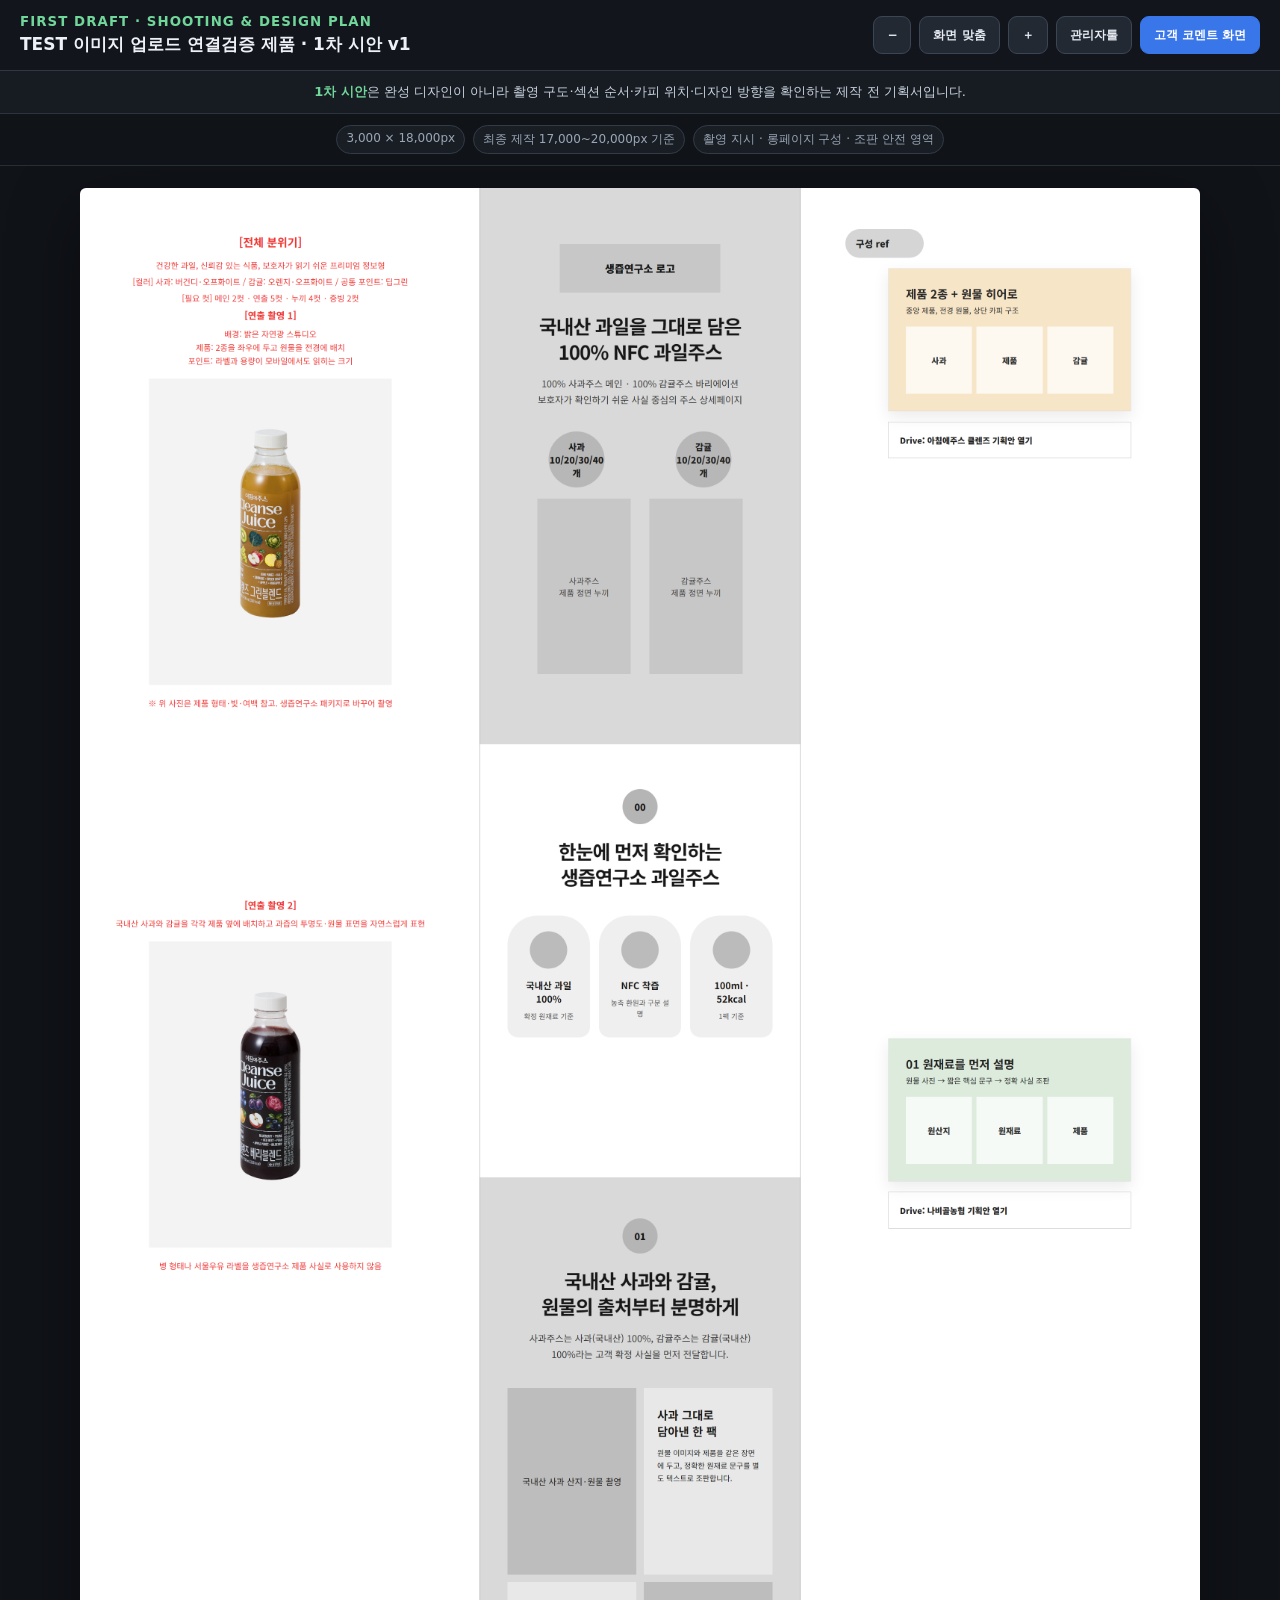
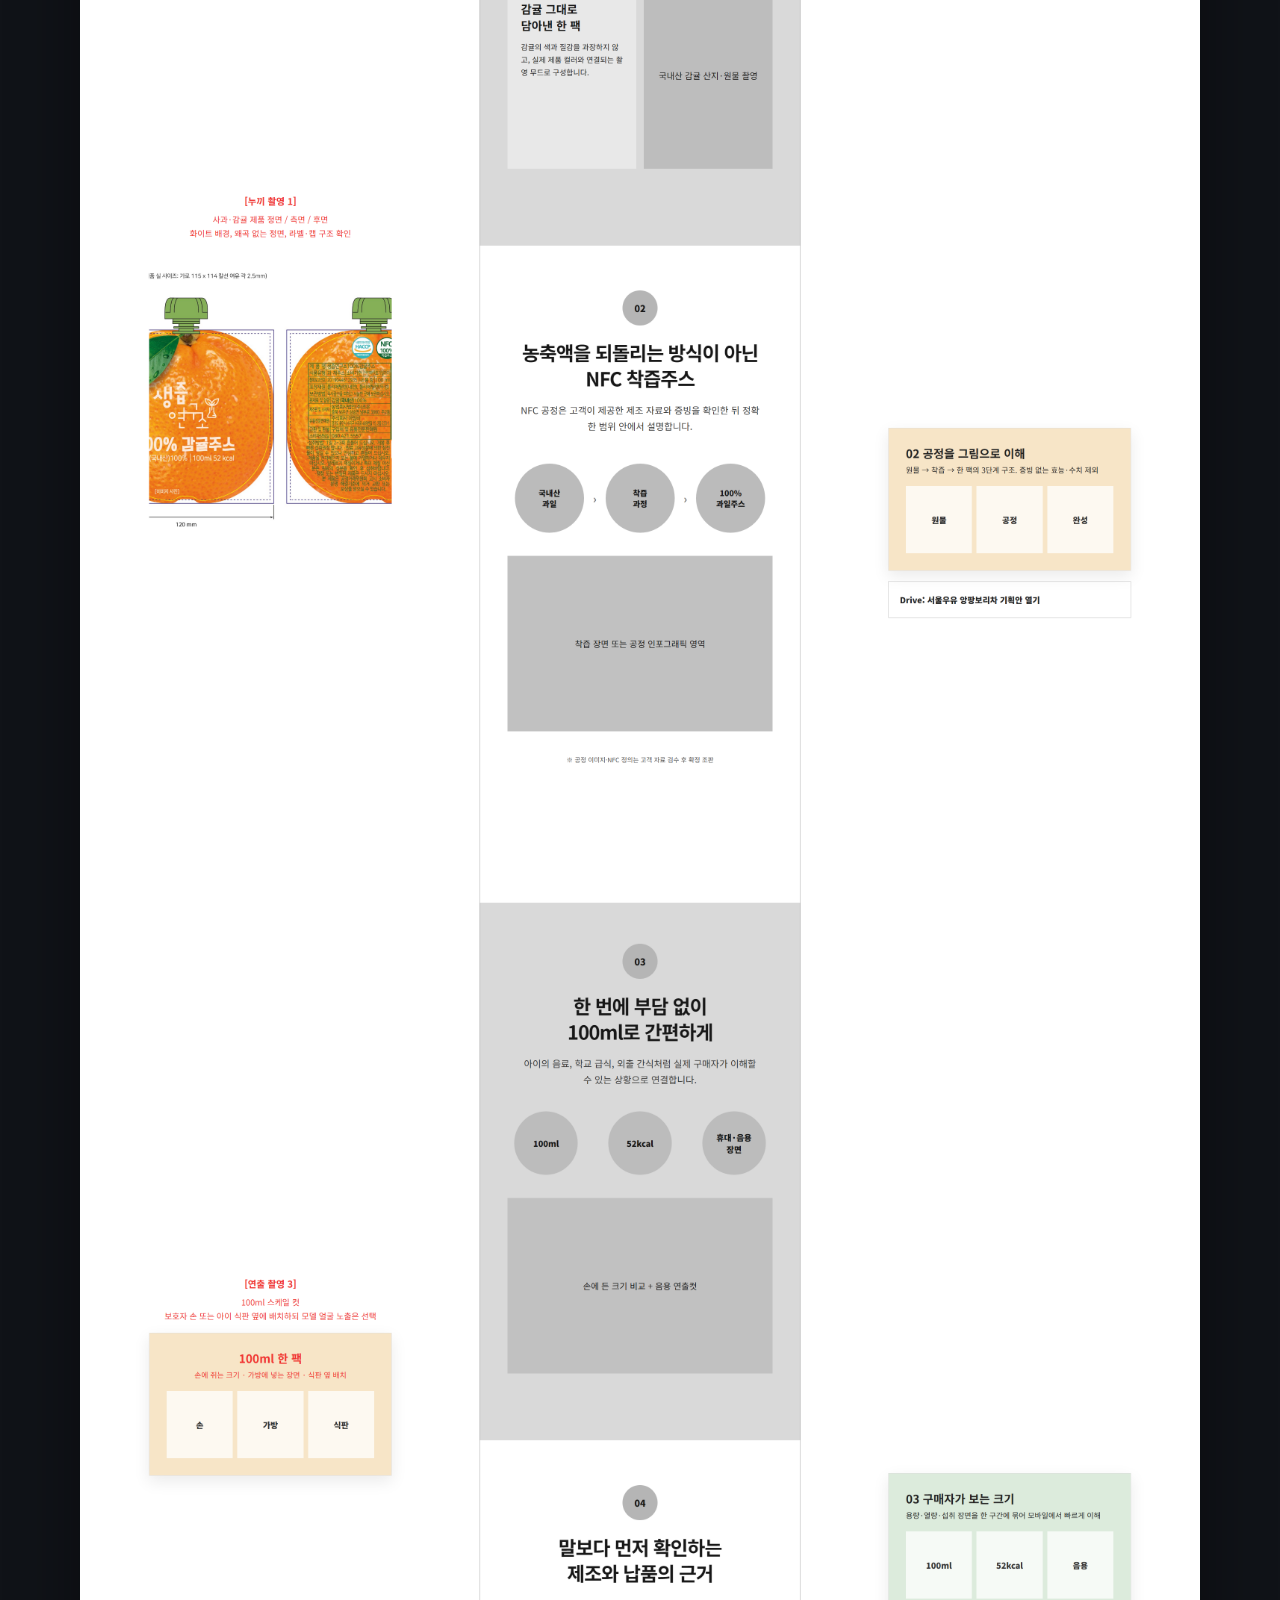
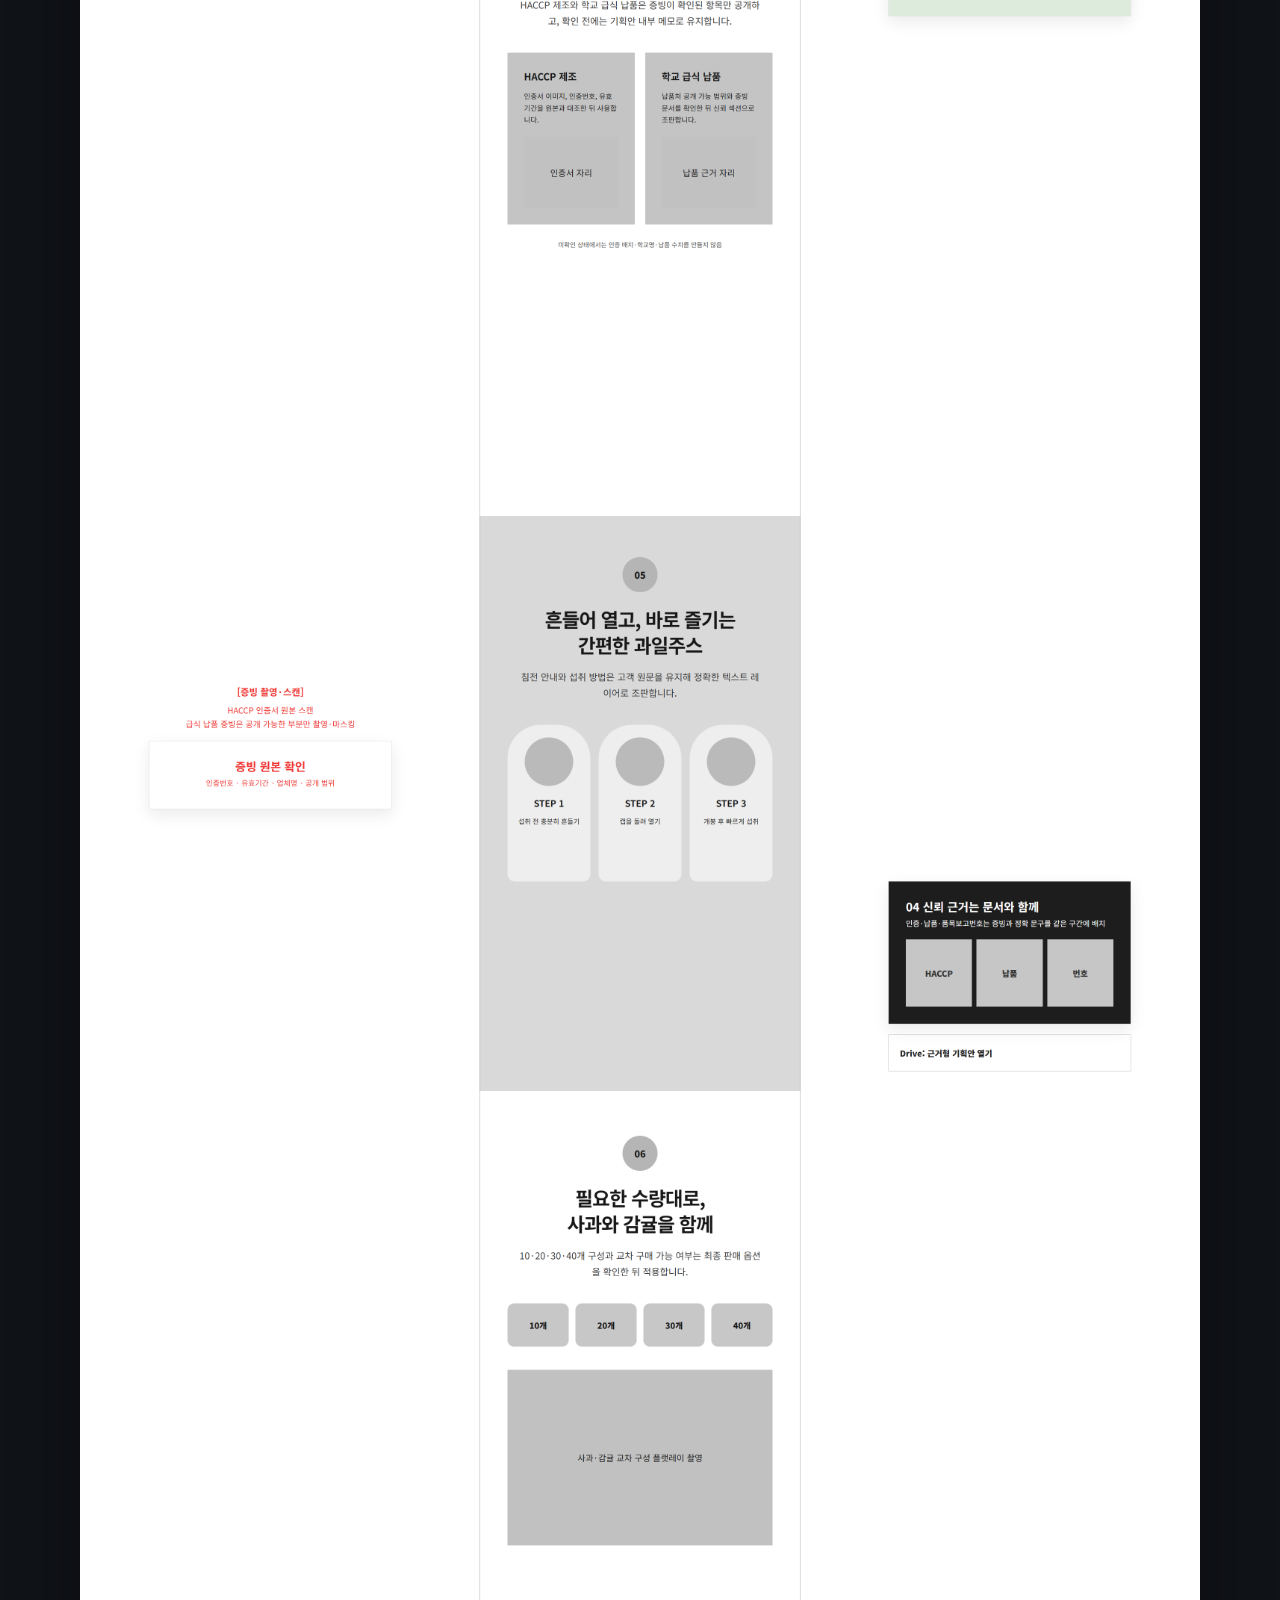
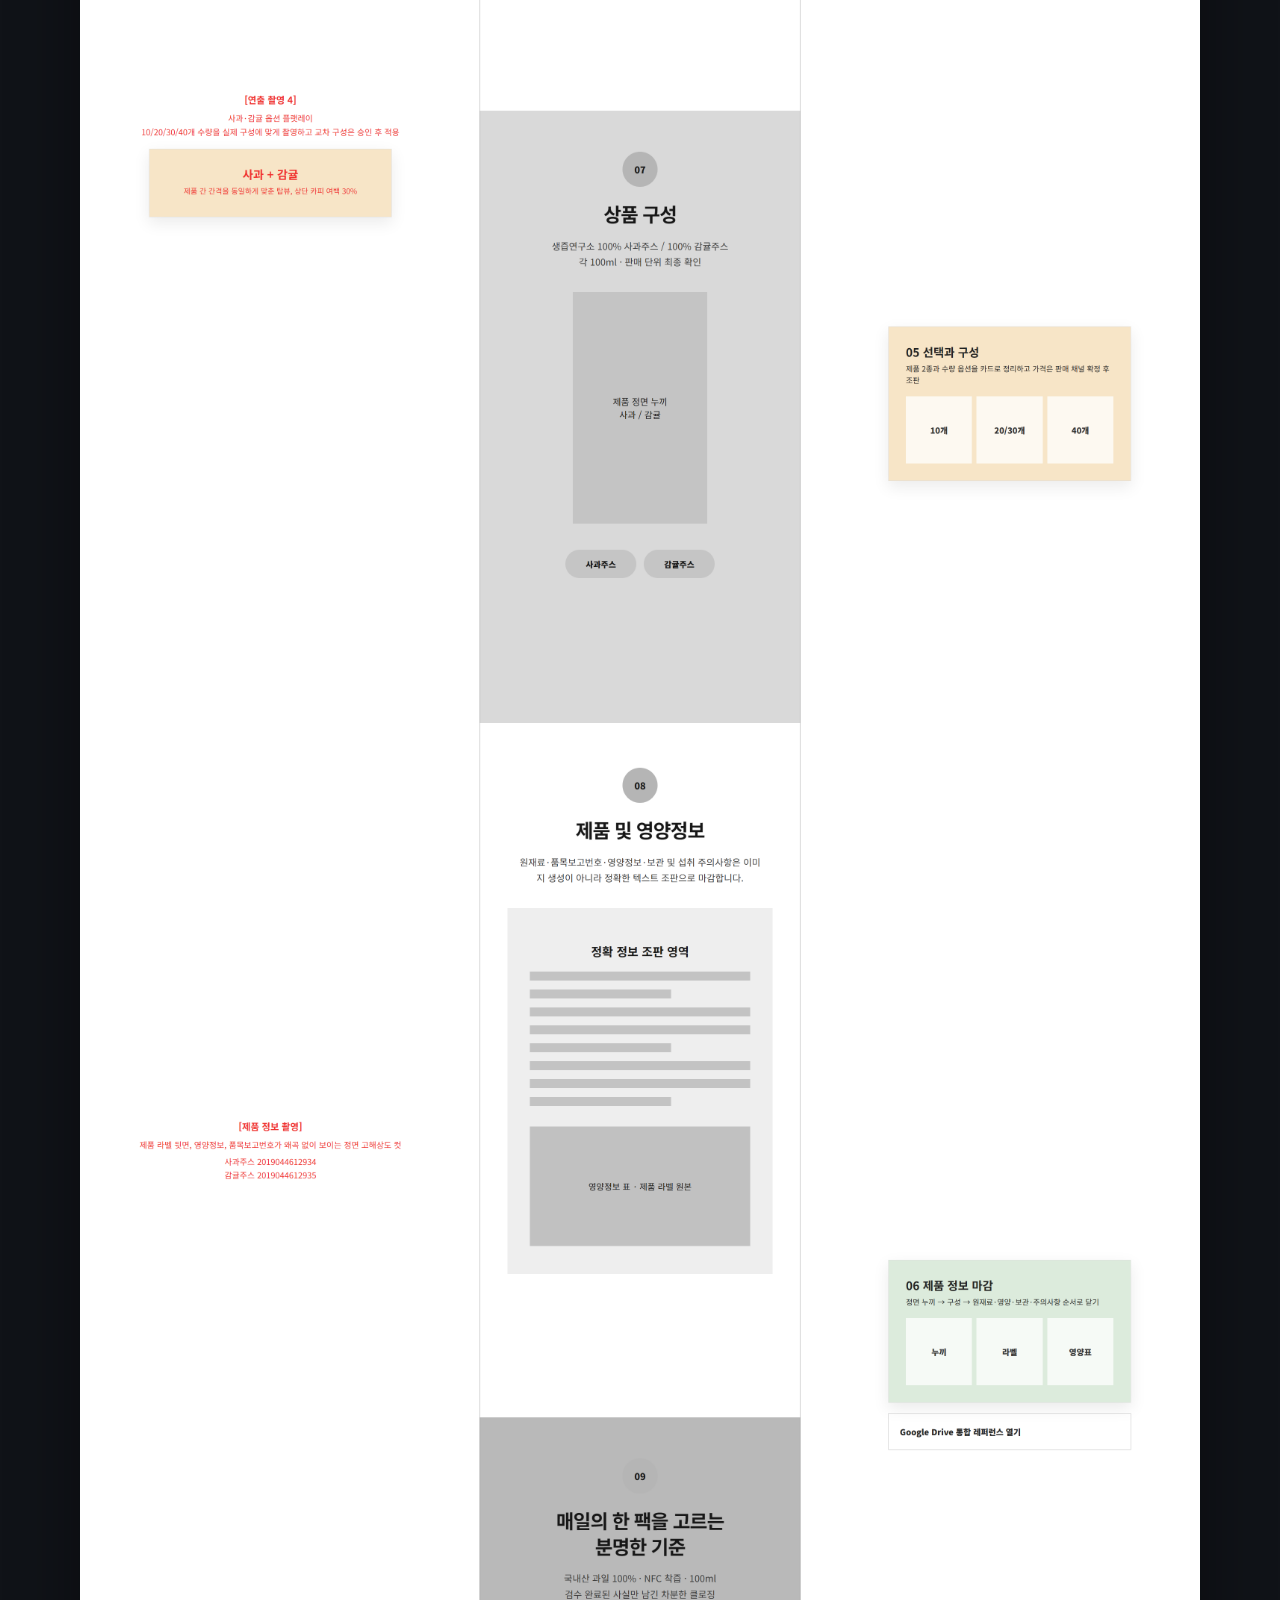
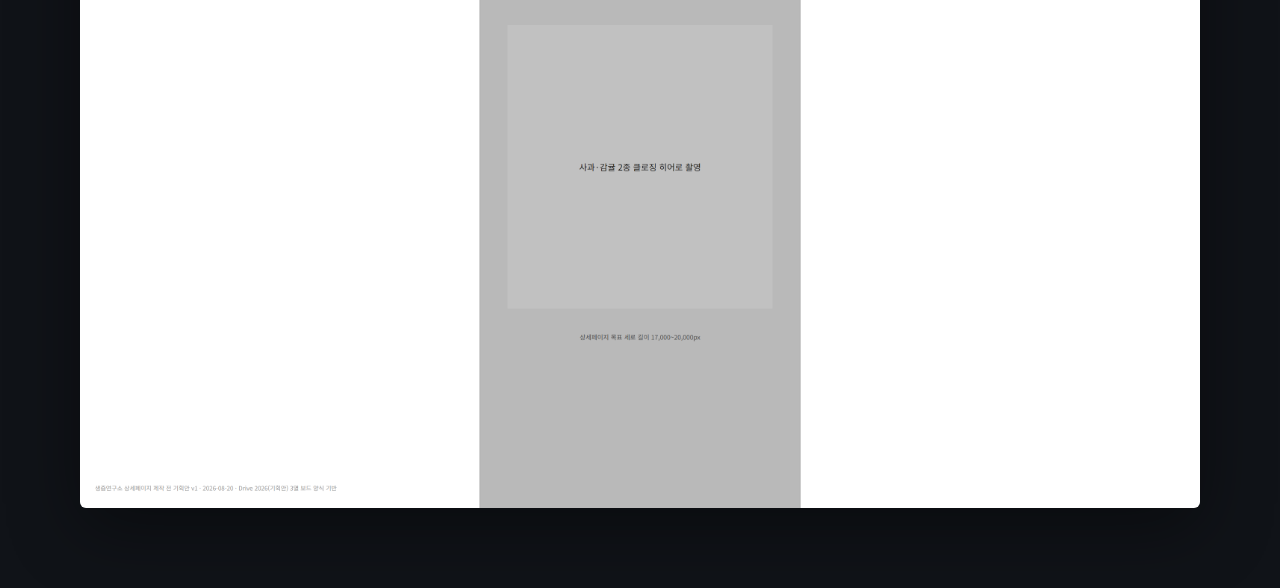
<file: planning/test-connection-v1.html>
<!doctype html>
<html lang="ko">
<head>
  <meta charset="utf-8">
  <meta name="viewport" content="width=device-width,initial-scale=1">
  <meta name="color-scheme" content="dark">
  <title>TEST 이미지 업로드 연결검증 제품 · 1차 촬영 및 디자인 시안 v1</title>
  <style>
    :root { color-scheme: dark; font-family: Pretendard, "Noto Sans KR", system-ui, sans-serif; }
    * { box-sizing: border-box; }
    body { margin: 0; background: #101318; color: #edf1f7; }
    header { position: sticky; top: 0; z-index: 10; display: flex; align-items: center; justify-content: space-between; gap: 18px; padding: 14px 20px; border-bottom: 1px solid #303844; background: rgba(19,23,29,.95); backdrop-filter: blur(14px); }
    .title { min-width: 0; }
    .title small { display: block; color: #71d69a; font-weight: 800; letter-spacing: .08em; }
    .title h1 { margin: 4px 0 0; overflow: hidden; font-size: 17px; text-overflow: ellipsis; white-space: nowrap; }
    .actions { display: flex; flex: 0 0 auto; gap: 8px; }
    button, a.button { min-height: 38px; padding: 0 13px; border: 1px solid #3b4654; border-radius: 9px; background: #222933; color: #e6ebf2; font: inherit; font-size: 12px; font-weight: 800; line-height: 36px; text-decoration: none; cursor: pointer; }
    a.primary { border-color: #3976ea; background: #3976ea; color: white; }
    .definition { padding: 12px 18px; border-bottom: 1px solid #2c3440; background: #171c23; color: #c9d2dd; text-align: center; font-size: 13px; }
    .definition b { color: #71d69a; }
    .meta { display: flex; justify-content: center; gap: 8px; padding: 11px 16px; border-bottom: 1px solid #272e38; color: #9ba6b5; font-size: 12px; }
    .meta span { padding: 5px 9px; border: 1px solid #323b47; border-radius: 999px; background: #191e25; }
    main { padding: 22px 14px 80px; overflow: auto; }
    .canvas { width: min(100%, 1120px); margin: 0 auto; transition: width .2s ease; }
    .canvas img { display: block; width: 100%; height: auto; border-radius: 6px; box-shadow: 0 20px 70px rgba(0,0,0,.4); }
    @media (max-width:720px) { header { align-items:flex-start; padding:12px; } .actions button { display:none; } .meta { justify-content:flex-start; overflow-x:auto; } main { padding:12px 6px 60px; } }
  </style>
</head>
<body>
  <header>
    <div class="title"><small>FIRST DRAFT · SHOOTING & DESIGN PLAN</small><h1>TEST 이미지 업로드 연결검증 제품 · 1차 시안 v1</h1></div>
    <div class="actions">
      <button type="button" id="zoomOut" aria-label="축소">−</button><button type="button" id="zoomReset">화면 맞춤</button><button type="button" id="zoomIn" aria-label="확대">＋</button>
      <a class="button" href="../index.html">관리자툴</a>
      <a class="button primary" href="../customer-review.html" id="customerReview">고객 코멘트 화면</a>
    </div>
  </header>
  <div class="definition"><b>1차 시안</b>은 완성 디자인이 아니라 촬영 구도·섹션 순서·카피 위치·디자인 방향을 확인하는 제작 전 기획서입니다.</div>
  <div class="meta"><span>3,000 × 18,000px</span><span>최종 제작 17,000~20,000px 기준</span><span>촬영 지시 · 롱페이지 구성 · 조판 안전 영역</span></div>
  <main><div class="canvas" id="canvas"><img src="../assets/planning/saengjeup-planning-v1.png" alt="제품 업로드 연결검증용 1차 촬영 및 디자인 기획서"></div></main>
  <script>
    const canvas = document.getElementById("canvas"); let width = 1120;
    const resize = (next) => { width = Math.max(520, Math.min(1800, next)); canvas.style.width = `min(100%, ${width}px)`; };
    document.getElementById("zoomOut").addEventListener("click", () => resize(width - 160));
    document.getElementById("zoomIn").addEventListener("click", () => resize(width + 160));
    document.getElementById("zoomReset").addEventListener("click", () => resize(1120));
    document.getElementById("customerReview").href = `../customer-review.html${location.search}`;
  </script>
</body>
</html>
</file>
<file: styles.css>
:root {
  --bg: #f5f1e9;
  --surface: #fffdf8;
  --ink: #232323;
  --muted: #706a60;
  --line: #e6ded0;
  --accent: #c66b2d;
  --accent-dark: #8f421a;
  --green: #47725a;
  --gold: #bd8b37;
}


/* 2026-08-28 · 1차 시안 피드백 화면 */
.planning-collaboration {
  margin-top: 18px;
  padding: 20px;
  border: 1px solid var(--line, #d9dee7);
  border-radius: 16px;
  background: var(--surface, #fff);
}
.planning-collaboration-head,
.planning-comment-summary {
  display: flex;
  align-items: center;
  justify-content: space-between;
  gap: 12px;
}
.planning-collaboration-head span {
  color: var(--accent, #3976ea);
  font-size: 11px;
  font-weight: 900;
  letter-spacing: .1em;
}
.planning-collaboration-head h3 { margin: 4px 0 0; font-size: 18px; }
.comment-toggle {
  display: inline-flex;
  align-items: center;
  gap: 7px;
  margin: 0;
  padding: 8px 11px;
  border: 1px solid var(--line, #d9dee7);
  border-radius: 999px;
  font-size: 12px;
  white-space: nowrap;
}
.comment-toggle input { width: auto; margin: 0; }
.planning-collaboration-grid {
  display: grid;
  grid-template-columns: minmax(0, 1.15fr) minmax(280px, .85fr);
  gap: 14px;
  margin-top: 16px;
}
.planning-comment-panel,
.planning-confirm-panel {
  padding: 15px;
  border: 1px solid var(--line, #d9dee7);
  border-radius: 12px;
  background: color-mix(in srgb, var(--surface, #fff) 94%, var(--accent, #3976ea) 6%);
}
.planning-comment-list {
  display: grid;
  gap: 8px;
  margin: 12px 0 0;
  padding: 0;
  list-style: none;
}
.planning-comment-list li {
  display: flex;
  gap: 10px;
  padding: 10px 11px;
  border: 1px solid var(--line, #d9dee7);
  border-radius: 9px;
  background: var(--surface, #fff);
}
.planning-comment-list li > b { color: var(--accent, #3976ea); }
.planning-comment-list li div { display: grid; gap: 4px; }
.planning-comment-list li span,
.planning-comment-list li.empty { color: var(--muted, #6f7886); font-size: 12px; }
.planning-confirm-panel > p:first-child {
  margin: 0 0 12px;
  padding: 10px 12px;
  border-radius: 9px;
  background: rgba(255,255,255,.06);
  font-weight: 800;
}
.planning-confirm-panel > p[data-status="requested"] { color: #e6ad48; }
.planning-confirm-panel > p[data-status="confirmed"] { color: #61d69a; }
.planning-confirm-panel label { margin-top: 14px; }
.planning-confirm-panel input[readonly] { opacity: .9; }
.planning-sync-note { margin: 11px 0 0; color: var(--muted, #6f7886); font-size: 11px; line-height: 1.55; }
.button-link { text-decoration: none; }
@media (max-width: 880px) {
  .planning-collaboration-head { align-items: flex-start; }
  .planning-collaboration-grid { grid-template-columns: 1fr; }
}

/* 2026-08-19: 고객 접수 → 관리자 검수 → 프롬프트/이미지 생성 게이트 */
.project-review-gate {
  display: flex;
  align-items: flex-start;
  justify-content: space-between;
  gap: 24px;
  margin: 18px 0 22px;
  padding: 18px 20px;
  border: 1px solid #343a46;
  border-left: 3px solid #677284;
  border-radius: 14px;
  background: #1d2128;
}

.project-review-gate.is-approved {
  border-left-color: #3fb57a;
  background: #1c2723;
}

.project-review-gate.is-blocked {
  border-left-color: #c69348;
}

.project-review-gate.needs-attention {
  animation: review-gate-attention 1.8s ease;
}

@keyframes review-gate-attention {
  0%, 100% {
    box-shadow: 0 0 0 0 rgba(74, 139, 255, 0);
  }
  35% {
    border-color: #4a8bff;
    box-shadow: 0 0 0 5px rgba(74, 139, 255, .14);
  }
}

.project-review-gate h3 {
  margin: 4px 0 7px;
  color: #f3f5f8;
  font-size: 17px;
}

.project-review-gate p:not(.eyebrow) {
  margin: 0;
  color: #aeb6c3;
  line-height: 1.6;
}

.project-review-checks {
  display: flex;
  flex-wrap: wrap;
  gap: 7px;
  margin-top: 13px;
}

.project-review-checks span {
  display: inline-flex;
  align-items: center;
  min-height: 27px;
  padding: 4px 9px;
  border: 1px solid #3a424f;
  border-radius: 999px;
  background: #252a32;
  color: #c9d0da;
  font-size: 12px;
}

.project-review-checks span.ok {
  border-color: #315e4a;
  color: #8ed7b2;
}

.project-review-checks span.missing {
  border-color: #685134;
  color: #e2ba7f;
}

.project-review-actions {
  display: flex;
  flex: 0 0 auto;
  align-items: center;
  justify-content: flex-end;
  flex-wrap: wrap;
  gap: 8px;
  max-width: 430px;
}

.review-gate-status,
.production-folder-status {
  color: #929cab;
  font-size: 12px;
}

.review-gate-status {
  display: inline-flex;
  align-items: center;
  min-height: 30px;
  padding: 5px 10px;
  border: 1px solid #3a424f;
  border-radius: 999px;
  background: #15191f;
}

.project-review-gate.is-approved .review-gate-status {
  border-color: #315e4a;
  color: #8ed7b2;
}

#generateAll.is-review-locked {
  opacity: .58;
  filter: saturate(.55);
}

.production-folder-status {
  flex-basis: 100%;
  margin: 0 !important;
}

.production-folder-status.is-connected {
  color: #8ed7b2;
}

@media (max-width: 820px) {
  .project-review-gate {
    flex-direction: column;
  }

  .project-review-actions {
    justify-content: flex-start;
    max-width: none;
  }
}

* {
  box-sizing: border-box;
}

body {
  margin: 0;
  min-height: 100vh;
  background: var(--bg);
  color: var(--ink);
  font-family: "Segoe UI", "Apple SD Gothic Neo", "Malgun Gothic", sans-serif;
}

.public-page {
  background: #fffaf3;
}

.public-shell {
  max-width: 980px;
  margin: 0 auto;
  padding: 34px 22px 60px;
}

.public-hero {
  display: flex;
  gap: 24px;
  align-items: flex-start;
  justify-content: space-between;
  margin-bottom: 22px;
}

.public-hero.single {
  display: block;
}

.public-hero h1 {
  max-width: 720px;
  font-size: 32px;
  line-height: 1.25;
}

.public-hero p:not(.eyebrow) {
  max-width: 720px;
  color: var(--muted);
  line-height: 1.6;
}

.link-button {
  display: inline-flex;
  align-items: center;
  min-height: 42px;
  border: 1px solid var(--line);
  border-radius: 8px;
  padding: 0 14px;
  background: #fff;
  color: var(--accent-dark);
  text-decoration: none;
  font-weight: 800;
  white-space: nowrap;
}

.operator-next-panel {
  display: flex;
  gap: 18px;
  align-items: center;
  justify-content: space-between;
  margin-bottom: 18px;
  border: 1px solid color-mix(in srgb, var(--accent) 22%, var(--line));
  border-radius: 8px;
  padding: 18px;
  background: linear-gradient(135deg, #fff 0%, #fff8ef 100%);
  box-shadow: 0 16px 34px rgba(92, 55, 24, 0.06);
}

.operator-next-panel span,
.operator-next-panel strong,
.operator-next-panel p {
  display: block;
}

.operator-next-panel span {
  margin-bottom: 6px;
  color: var(--accent);
  font-size: 12px;
  font-weight: 900;
}

.operator-next-panel strong {
  color: var(--accent-dark);
  font-size: 18px;
  line-height: 1.32;
}

.operator-next-panel p {
  max-width: 760px;
  margin: 6px 0 0;
  color: var(--muted);
  font-size: 13px;
  font-weight: 800;
  line-height: 1.55;
}

.operator-next-panel.complete {
  border-color: color-mix(in srgb, #2f7d52 24%, var(--line));
  background: linear-gradient(135deg, #fff 0%, #f4fbf6 100%);
}

.operator-next-panel.complete span {
  color: #2f7d52;
}

.public-card {
  margin-bottom: 14px;
  border: 1px solid var(--line);
  border-radius: 8px;
  padding: 24px;
  background: #fff;
  box-shadow: 0 10px 24px rgba(68, 51, 31, 0.06);
}

.form-step {
  display: none;
}

.form-step.active {
  display: block;
}

.public-card h2 {
  margin-bottom: 10px;
}

.subcopy {
  margin: 0 0 22px;
  color: var(--muted);
}

.mini-title {
  margin: 22px 0 10px;
  color: var(--accent-dark);
  font-size: 16px;
}

.progress-head {
  display: flex;
  justify-content: space-between;
  margin-bottom: 10px;
  color: var(--accent-dark);
  font-weight: 800;
}

.progress-head span {
  color: var(--muted);
}

.progress-bar {
  overflow: hidden;
  height: 7px;
  margin-bottom: 34px;
  border-radius: 999px;
  background: #f1dce0;
}

.progress-bar span {
  display: block;
  height: 100%;
  border-radius: inherit;
  background: #cf1f3d;
}

.pill-grid {
  display: grid;
  grid-template-columns: repeat(3, minmax(0, 1fr));
  gap: 10px;
}

.pill-grid label {
  display: flex;
  align-items: center;
  gap: 8px;
  border: 1px solid var(--line);
  border-radius: 8px;
  padding: 12px;
  background: #fffaf3;
  color: var(--ink);
}

.pill-grid input {
  width: auto;
}

.mood-grid {
  margin-bottom: 18px;
}

.free-preview {
  display: grid;
  grid-template-columns: repeat(2, minmax(0, 1fr));
  gap: 14px;
  margin: 18px 0;
}

.free-preview div {
  border: 1px solid var(--line);
  border-radius: 8px;
  padding: 16px;
  background: #fffaf3;
}

.free-preview p,
.submit-card p {
  color: var(--muted);
  line-height: 1.6;
}

.conversion-options {
  display: flex;
  flex-wrap: wrap;
  gap: 10px;
}

.notice-box {
  margin-top: 16px;
  border: 1px solid var(--line);
  border-radius: 8px;
  padding: 14px;
  background: #fffaf3;
}

.workflow-guide {
  margin-bottom: 18px;
  border: 1px solid #ead7bd;
  border-radius: 8px;
  padding: 14px 16px;
  background: #fff7ea;
}

.workflow-guide strong {
  display: block;
  margin-bottom: 6px;
  color: var(--accent-dark);
}

.workflow-guide p {
  margin: 0;
  color: var(--muted);
  line-height: 1.55;
}

.category-guide {
  margin: 18px 0 20px;
  border: 1px solid var(--line);
  border-radius: 8px;
  padding: 16px;
  background: #fffaf3;
}

.category-guide strong {
  color: var(--accent-dark);
}

.category-guide p {
  margin: 8px 0 12px;
  color: var(--muted);
  line-height: 1.55;
}

.customer-flow-note {
  margin: 16px 0 0;
  border: 1px solid #f0d2bd;
  border-radius: 8px;
  padding: 14px 16px;
  background: linear-gradient(135deg, #fff8f0, #fffdf8);
}

.customer-flow-note strong {
  display: block;
  color: var(--accent-dark);
}

.customer-flow-note p {
  margin: 6px 0 0;
  color: var(--muted);
  line-height: 1.55;
}

.service-cards {
  display: grid;
  grid-template-columns: repeat(3, minmax(0, 1fr));
  gap: 12px;
  margin: 14px 0 16px;
}

.service-cards article {
  border: 1px solid var(--line);
  border-radius: 8px;
  padding: 14px;
  background: #fffaf3;
}

.service-cards strong {
  color: var(--accent-dark);
}

.service-cards p {
  margin: 8px 0 0;
  color: var(--muted);
  line-height: 1.5;
}

.form-error {
  margin-top: 12px;
  color: #b42318;
  font-weight: 800;
}

.notice-box strong {
  color: var(--accent-dark);
}

.notice-box p {
  margin: 6px 0 0;
  color: var(--muted);
  line-height: 1.55;
}

.submit-message {
  margin-top: 16px;
}

.form-nav {
  display: flex;
  justify-content: flex-end;
  gap: 10px;
  margin-top: 22px;
}

.panel-nav {
  display: flex;
  justify-content: flex-end;
  gap: 10px;
  margin-top: 22px;
  border-top: 1px solid var(--line);
  padding-top: 18px;
}

.submit-message strong {
  display: block;
  margin-bottom: 6px;
  color: var(--green);
}

.submit-message p {
  margin: 0 0 10px;
  color: var(--muted);
}

.summary-preview {
  margin: 18px 0;
  border: 1px solid var(--line);
  border-radius: 8px;
  padding: 16px;
  background: #fffaf3;
}

.public-result {
  min-height: 160px;
  font-size: 14px;
}

.sidebar {
  position: fixed;
  inset: 0 auto 0 0;
  width: 260px;
  padding: 24px 18px;
  background: #28241f;
  color: #fff;
}

.brand {
  display: flex;
  gap: 12px;
  align-items: center;
  margin-bottom: 28px;
}

.brand-mark {
  display: grid;
  width: 44px;
  height: 44px;
  place-items: center;
  border-radius: 8px;
  background: var(--accent);
  font-weight: 800;
}

.brand small {
  display: block;
  margin-top: 2px;
  color: #d7cab9;
}

.steps {
  display: grid;
  gap: 8px;
}

.system-status-link {
  display: grid;
  grid-template-columns: 10px 1fr auto;
  gap: 10px;
  align-items: center;
  margin-top: 22px;
  border: 1px solid #3b4654;
  border-radius: 10px;
  padding: 12px 13px;
  background: rgba(255, 255, 255, 0.045);
  color: #f3f6fa;
  text-decoration: none;
  transition: border-color .18s ease, background .18s ease, transform .18s ease;
}

.system-status-link:hover {
  transform: translateY(-1px);
  border-color: #63758a;
  background: rgba(255, 255, 255, 0.08);
}

.system-status-link strong,
.system-status-link small {
  display: block;
}

.system-status-link strong {
  font-size: 13px;
}

.system-status-link small {
  margin-top: 3px;
  color: #98a7b9;
  font-size: 11px;
}

.system-status-dot {
  width: 8px;
  height: 8px;
  border-radius: 50%;
  background: #f2b84b;
  box-shadow: 0 0 0 4px rgba(242, 184, 75, .11);
}

.share-access-link {
  margin-top: 10px;
}

.share-access-link .system-status-dot {
  background: #4d8ef7;
  box-shadow: 0 0 0 4px rgba(77, 142, 247, .12);
}

.system-status-arrow {
  color: #8ea2b8;
  font-size: 13px;
}

.step {
  width: 100%;
  padding: 12px 14px;
  border: 1px solid transparent;
  border-radius: 8px;
  background: transparent;
  color: #f8f2e8;
  text-align: left;
  cursor: pointer;
}

.step.internal-step {
  display: none;
}

.panel.internal-panel {
  display: none !important;
}

.step.active,
.step:hover {
  background: #3a332c;
  border-color: #665847;
}

.step.done::after {
  content: "완료";
  float: right;
  border-radius: 999px;
  padding: 2px 7px;
  background: rgba(255, 255, 255, 0.14);
  color: #f6d7a8;
  font-size: 11px;
  font-weight: 800;
}

.app {
  margin-left: 260px;
  padding: 32px;
}

.topbar {
  display: flex;
  gap: 20px;
  align-items: flex-start;
  justify-content: space-between;
  margin-bottom: 24px;
}

.ai-settings {
  display: grid;
  grid-template-columns: 160px 150px minmax(220px, 1fr) 170px auto minmax(180px, 1fr);
  gap: 12px;
  align-items: end;
  max-width: 1180px;
  margin-bottom: 18px;
  border: 1px solid var(--line);
  border-radius: 8px;
  padding: 14px;
  background: #fffdf8;
}

.ai-settings strong {
  display: block;
  color: var(--ink);
}

.ai-settings label {
  gap: 5px;
}

.ai-settings label span,
.settings-note {
  color: var(--muted);
  font-size: 13px;
  font-weight: 700;
}

.settings-note {
  align-self: center;
  line-height: 1.4;
}

h1,
h2,
h3 {
  margin: 0;
  letter-spacing: 0;
}

h1 {
  font-size: 28px;
}

.reference-status {
  margin: 8px 0 0;
  color: var(--muted);
  font-size: 13px;
  font-weight: 800;
}

h2 {
  font-size: 22px;
}

.eyebrow {
  margin: 0 0 6px;
  color: var(--accent-dark);
  font-size: 13px;
  font-weight: 700;
}

.actions {
  display: flex;
  flex-wrap: wrap;
  gap: 10px;
}

.topbar > .actions {
  display: grid;
  grid-template-columns: repeat(3, minmax(205px, 1fr));
  width: min(660px, 62%);
  gap: 8px;
}

.topbar > .actions > * {
  width: 100%;
  min-height: 46px;
  justify-content: center;
  padding-right: 14px;
  padding-left: 14px;
  text-align: center;
  white-space: nowrap;
}

.topbar > .actions .link-button,
.topbar > .actions .secondary {
  border: 1px solid #d9dde2;
  background: #fff;
  color: #20242a;
}

.topbar > .actions #generateAll {
  border: 1px solid #2964d7;
  background: #2964d7;
  color: #fff;
  box-shadow: 0 7px 18px rgba(41, 100, 215, .22);
}

button,
select,
input,
textarea {
  font: inherit;
}

button {
  border: 0;
  border-radius: 8px;
  padding: 11px 15px;
  cursor: pointer;
}

.primary {
  background: var(--accent);
  color: #fff;
  font-weight: 700;
}

.secondary {
  background: #fff;
  color: var(--accent-dark);
  border: 1px solid var(--line);
  font-weight: 700;
}

.small {
  padding: 9px 12px;
}

.panel {
  display: none;
  max-width: 1180px;
  padding: 24px;
  border: 1px solid var(--line);
  border-radius: 8px;
  background: var(--surface);
  box-shadow: 0 12px 28px rgba(68, 51, 31, 0.08);
}

.panel.active {
  display: block;
}

.option-panel {
  display: none;
}

.correction-box {
  margin-bottom: 18px;
  border: 1px solid var(--line);
  border-radius: 8px;
  padding: 14px;
  background: #fffaf3;
}

.correction-box summary {
  color: var(--accent-dark);
  font-weight: 800;
  cursor: pointer;
}

.correction-box p {
  margin: 10px 0 16px;
  color: var(--muted);
  line-height: 1.55;
}

.section-head {
  display: flex;
  gap: 16px;
  align-items: center;
  justify-content: space-between;
  margin-bottom: 22px;
}

.section-head.compact {
  margin-bottom: 12px;
}

.status {
  padding: 7px 11px;
  border-radius: 999px;
  background: #eef4ec;
  color: var(--green);
  font-size: 13px;
  font-weight: 700;
}

.lead-box {
  margin-bottom: 20px;
  border: 1px solid var(--line);
  border-radius: 8px;
  padding: 16px;
  background: #fffaf3;
}

.lead-list {
  display: grid;
  gap: 10px;
}

.customer-project-pagination {
  display: flex;
  gap: 6px;
  align-items: center;
  justify-content: center;
  margin-top: 12px;
  border-top: 1px solid var(--line);
  padding-top: 18px;
}

.customer-project-pagination button {
  display: grid;
  width: 36px;
  min-width: 36px;
  height: 36px;
  min-height: 36px;
  place-items: center;
  border: 1px solid var(--line);
  border-radius: 8px;
  padding: 0;
  background: #fff;
  color: #646b74;
  font-size: 12px;
  font-weight: 850;
}

.customer-project-pagination button.active {
  border-color: #24282e;
  background: #24282e;
  color: #fff;
}

.customer-project-pagination button:disabled {
  cursor: default;
  opacity: .35;
}

.lead-item {
  display: grid;
  grid-template-columns: 1fr auto;
  gap: 12px;
  align-items: center;
  border: 1px solid var(--line);
  border-radius: 8px;
  padding: 12px;
  background: #fff;
}

.lead-actions {
  display: flex;
  gap: 8px;
  align-items: center;
}

.project-manage {
  position: relative;
}

.project-manage-toggle::after {
  content: "⌄";
  margin-left: 6px;
  opacity: .65;
}

.project-manage-menu {
  position: absolute;
  top: calc(100% + 7px);
  right: 0;
  z-index: 40;
  width: 180px;
  overflow: hidden;
  border: 1px solid var(--line);
  border-radius: 10px;
  padding: 6px;
  background: #fff;
  box-shadow: 0 14px 34px rgba(42, 34, 27, .16);
}

.project-manage-menu[hidden] {
  display: none;
}

.project-manage-menu button {
  width: 100%;
  min-height: 38px;
  border-radius: 7px;
  padding: 0 10px;
  background: transparent;
  color: #45403b;
  font-size: 12px;
  font-weight: 750;
  text-align: left;
}

.project-manage-menu button:hover {
  background: #f5f2ee;
}

.project-manage-menu button.danger {
  margin-top: 4px;
  border-top: 1px solid #eee5de;
  border-radius: 0 0 7px 7px;
  padding-top: 4px;
  color: #a23f37;
}

.project-delete-dialog {
  width: min(480px, calc(100% - 32px));
  border: 1px solid #ded6cd;
  border-radius: 16px;
  padding: 28px;
  background: #fff;
  color: var(--ink);
  box-shadow: 0 28px 80px rgba(30, 24, 20, .28);
}

.project-delete-dialog::backdrop {
  background: rgba(19, 17, 15, .68);
  backdrop-filter: blur(4px);
}

.delete-dialog-icon {
  display: grid;
  width: 44px;
  height: 44px;
  margin-bottom: 18px;
  place-items: center;
  border-radius: 50%;
  background: #f8e9e7;
  color: #a43f37;
  font-size: 20px;
  font-weight: 950;
}

.project-delete-dialog h2 {
  margin-bottom: 12px;
  font-size: 21px;
}

.project-delete-dialog p:not(.eyebrow) {
  margin: 0;
  color: #68615a;
  font-size: 13px;
  line-height: 1.65;
}

.project-delete-dialog .delete-dialog-warning {
  margin-top: 10px !important;
  color: #a43f37 !important;
  font-weight: 850;
}

.delete-confirm-field {
  display: grid;
  gap: 7px;
  margin-top: 18px;
}

.delete-confirm-field span {
  color: #4c4641;
  font-size: 12px;
  font-weight: 850;
}

.delete-confirm-field input {
  width: 100%;
  border: 1px solid #d4c9bf;
  border-radius: 9px;
  padding: 11px 12px;
  background: #f8f5f2;
  color: #171412;
  font: inherit;
}

.delete-confirm-field input:focus {
  border-color: #a43f37;
  outline: 3px solid rgba(164, 63, 55, .12);
}

.project-delete-dialog .delete-dialog-error {
  min-height: 20px;
  margin-top: 7px !important;
  color: #bd4c42 !important;
  font-size: 12px !important;
  font-weight: 800;
}

.delete-dialog-actions {
  display: grid;
  grid-template-columns: 1fr 1.25fr;
  gap: 8px;
  margin-top: 24px;
}

.danger-confirm {
  border: 1px solid #a43f37;
  background: #a43f37;
  color: #fff;
  font-weight: 850;
}

.status-select {
  width: 138px;
  padding: 8px 9px;
  font-size: 13px;
}

.lead-item strong {
  display: block;
  margin-bottom: 4px;
  color: var(--accent-dark);
}

.lead-item p {
  margin: 0;
  color: var(--muted);
  font-size: 13px;
}

.lead-item.has-missing-fields {
  border-color: #e4ddd3;
  background: #fffdfa;
}

.missing-fields {
  display: flex;
  flex-wrap: wrap;
  gap: 6px;
  align-items: center;
  margin-top: 10px;
}

.missing-fields span,
.missing-fields em {
  border: 1px solid #e6dfd5;
  border-radius: 999px;
  padding: 4px 8px;
  background: #f5f2ee;
  color: #716a62;
  font-size: 11px;
  font-style: normal;
  font-weight: 750;
  line-height: 1;
}

.missing-fields span {
  border-color: transparent;
  padding-left: 0;
  background: transparent;
  color: #8a6356;
  font-weight: 900;
}

.field-completion {
  display: flex;
  flex-wrap: wrap;
  gap: 6px;
  margin-top: 11px;
}

.field-completion > span {
  display: inline-flex;
  gap: 5px;
  align-items: center;
  border: 1px solid #e3ddd4;
  border-radius: 999px;
  padding: 5px 8px;
  background: #f7f5f2;
  color: #716b64;
  font-size: 11px;
  font-weight: 800;
  line-height: 1;
}

.field-completion i {
  color: #628270;
  font-size: 11px;
  font-style: normal;
  font-weight: 950;
}

.field-completion .missing {
  border-color: #e4d9cf;
  background: #f7f2ee;
  color: #7f6c60;
}

.field-completion .missing i {
  color: #a68d7c;
}

.field-completion small {
  color: #a18574;
  font-size: 9px;
  font-weight: 900;
}

.route-summary,
.route-action-panel {
  display: grid;
  gap: 10px;
  margin: 16px 0;
  border: 1px solid color-mix(in srgb, var(--accent) 16%, var(--line));
  border-radius: 8px;
  padding: 16px;
  background:
    linear-gradient(135deg, color-mix(in srgb, var(--accent) 7%, #fff), #fff);
}

.route-summary strong,
.route-action-panel h3 {
  margin: 0;
  color: var(--accent-dark);
}

.route-summary p,
.route-action-panel p {
  margin: 0;
  color: var(--muted);
  line-height: 1.55;
}

.route-mini-grid {
  display: grid;
  grid-template-columns: repeat(2, minmax(0, 1fr));
  gap: 8px;
}

.route-flow-badges {
  display: flex;
  flex-wrap: wrap;
  gap: 8px;
}

.route-flow-badges span {
  border: 1px solid color-mix(in srgb, var(--accent) 18%, var(--line));
  border-radius: 999px;
  padding: 7px 10px;
  background: #fff;
  color: var(--accent-dark);
  font-size: 12px;
  font-weight: 900;
}

.route-mini-grid span {
  border-radius: 8px;
  padding: 10px 12px;
  background: #fffaf3;
  color: var(--text);
  font-size: 13px;
  font-weight: 800;
}

.route-action-panel {
  grid-template-columns: minmax(0, 1fr) auto;
  align-items: center;
}

.route-action-buttons {
  display: flex;
  flex-wrap: wrap;
  gap: 8px;
  justify-content: flex-end;
}

.grid {
  display: grid;
  gap: 16px;
}

.two {
  grid-template-columns: repeat(2, minmax(0, 1fr));
}

label {
  position: relative;
  display: grid;
  gap: 7px;
  color: var(--muted);
  font-size: 14px;
  font-weight: 700;
}

.customer-field-status {
  position: absolute;
  top: -2px;
  right: 2px;
  border-radius: 999px;
  padding: 4px 7px;
  font-size: 10px;
  font-weight: 900;
  line-height: 1;
}

.customer-field-status.complete {
  border: 1px solid #d9e6de;
  background: #edf5f0;
  color: #47725a;
}

.customer-field-status.missing {
  border: 1px solid #ead9ce;
  background: #f8eee8;
  color: #9a553e;
}

.customer-field-missing input,
.customer-field-missing select,
.customer-field-missing textarea {
  border-color: #d4ae9c;
  background: #fffaf7;
  box-shadow: inset 3px 0 #bc7558;
}

.textarea-expand-trigger {
  position: absolute;
  top: -2px;
  right: 2px;
  z-index: 4;
  display: grid;
  width: 20px;
  min-width: 20px;
  height: 20px;
  min-height: 20px;
  place-items: center;
  border: 1px solid #dfe3e8;
  border-radius: 999px;
  padding: 0;
  background: #f7f8f9;
  color: #747c87;
  font-size: 9px;
  font-weight: 900;
  line-height: 1;
  box-shadow: none;
}

label:has(.textarea-expand-trigger) > .customer-field-status {
  right: 27px;
}

.textarea-expand-trigger:hover,
.textarea-expand-trigger.active {
  border-color: #8f99a7;
  background: #eef0f2;
  color: #303640;
  transform: none;
}

#brief textarea {
  transition: height .2s ease, border-color .16s ease;
}

#brief textarea.is-auto-expanded {
  resize: vertical;
}

input,
select,
textarea {
  width: 100%;
  border: 1px solid var(--line);
  border-radius: 8px;
  padding: 11px 12px;
  background: #fff;
  color: var(--ink);
}

textarea {
  resize: vertical;
}

.upload-row {
  display: grid;
  grid-template-columns: repeat(3, minmax(0, 1fr));
  gap: 12px;
  margin-top: 18px;
}

.upload {
  min-height: 78px;
  justify-content: center;
  border: 1px dashed #d3c4ac;
  border-radius: 8px;
  padding: 16px;
  background: #fffaf1;
  text-align: center;
}

.upload input {
  display: none;
}

.customer-asset-box {
  display: grid;
  gap: 7px;
  min-height: 88px;
  align-content: center;
  border: 1px solid #d8dde3;
  border-radius: 11px;
  padding: 14px;
  background: #f8f9fa;
  color: #3f4650;
  text-align: left;
}

.customer-asset-box strong {
  font-size: 13px;
}

.customer-asset-box span {
  color: #858d98;
  font-size: 11px;
  font-weight: 650;
}

.customer-asset-box.has-files {
  border-color: #bfcfca;
  background: #f4f8f6;
}

.customer-asset-box.has-files span {
  color: #47725a;
}

.customer-assets-dialog {
  width: min(760px, calc(100% - 32px));
  max-height: 82vh;
  border: 1px solid #dce0e5;
  border-radius: 16px;
  padding: 24px;
  background: #fff;
  color: var(--ink);
  box-shadow: 0 30px 90px rgba(25, 31, 40, .28);
}

.customer-assets-dialog::backdrop {
  background: rgba(18, 21, 26, .72);
  backdrop-filter: blur(4px);
}

.assets-dialog-head {
  display: flex;
  align-items: center;
  justify-content: space-between;
  margin-bottom: 20px;
}

.customer-assets-list {
  display: grid;
  gap: 10px;
  max-height: 62vh;
  overflow-y: auto;
}

.customer-asset-item {
  display: grid;
  grid-template-columns: 64px 1fr auto;
  gap: 14px;
  align-items: center;
  border: 1px solid #e1e4e8;
  border-radius: 12px;
  padding: 11px;
  background: #fafbfc;
}

.customer-asset-item img,
.file-type-preview {
  width: 64px;
  height: 56px;
  border-radius: 8px;
  object-fit: cover;
  background: #e9ecf0;
}

.file-type-preview {
  display: grid;
  place-items: center;
  color: #727b87;
  font-size: 10px;
  font-weight: 900;
}

.customer-asset-item strong,
.customer-asset-item small {
  display: block;
}

.customer-asset-item small {
  margin-top: 5px;
  color: #858d98;
}

.customer-asset-item a {
  border-radius: 8px;
  padding: 9px 12px;
  background: #2f6fe4;
  color: #fff;
  font-size: 12px;
  font-weight: 850;
  text-decoration: none;
}

.customer-asset-item button {
  border: 0;
  border-radius: 8px;
  padding: 9px 12px;
  background: #2f6fe4;
  color: #fff;
  cursor: pointer;
  font-size: 12px;
  font-weight: 850;
}

.customer-asset-item button:disabled {
  cursor: wait;
  opacity: .68;
}

.file-type-preview.remote {
  border: 1px solid #33404f;
  background: #202832;
  color: #72a3ff;
}

.project-storage-line {
  display: flex;
  gap: 7px;
  align-items: center;
  color: #9ba8b7;
  font-size: 11px;
  font-weight: 750;
}

.project-storage-line i {
  width: 7px;
  height: 7px;
  border-radius: 50%;
  background: #d58a3b;
}

.project-storage-line.synced i {
  background: #45c98a;
  box-shadow: 0 0 0 3px rgba(69, 201, 138, .1);
}

.project-storage-line.failed i {
  background: #f2b84b;
  box-shadow: 0 0 0 3px rgba(242, 184, 75, .1);
}

.assets-empty {
  border: 1px dashed #d4d9df;
  border-radius: 12px;
  padding: 36px;
  color: #707985;
  text-align: center;
}

.option-grid {
  display: grid;
  grid-template-columns: repeat(3, minmax(0, 1fr));
  gap: 14px;
  margin-bottom: 18px;
}

fieldset {
  margin: 0;
  border: 1px solid var(--line);
  border-radius: 8px;
  padding: 15px;
  background: #fff;
}

legend {
  padding: 0 6px;
  color: var(--accent-dark);
  font-weight: 800;
}

fieldset label,
.checklist label {
  display: flex;
  gap: 8px;
  align-items: center;
  margin-top: 9px;
  color: var(--ink);
  font-weight: 500;
}

fieldset input,
.checklist input {
  width: auto;
}

.result,
.draft-card {
  min-height: 280px;
  border: 1px solid var(--line);
  border-radius: 8px;
  padding: 18px;
  background: #fff;
  white-space: pre-wrap;
  line-height: 1.65;
}

.draft-card pre {
  margin: 16px 0 0;
  white-space: pre-wrap;
  font: inherit;
}

.draft-summary {
  margin-top: 16px;
  border: 1px solid var(--line);
  border-radius: 8px;
  padding: 16px;
  background: #fffaf3;
}

.draft-summary h3 {
  margin-bottom: 10px;
  color: var(--accent-dark);
  font-size: 19px;
}

.draft-summary p {
  margin: 8px 0;
  color: var(--ink);
}

.draft-summary strong {
  display: inline-block;
  min-width: 72px;
  color: var(--muted);
}

.draft-summary ul {
  margin: 12px 0 0;
  padding-left: 18px;
  color: var(--muted);
}

.readiness-line {
  display: inline-flex;
  flex-wrap: wrap;
  gap: 6px;
  align-items: center;
  margin-top: 8px !important;
  border-radius: 999px;
  padding: 7px 10px;
  background: color-mix(in srgb, var(--accent) 10%, #fff);
  color: var(--muted);
  font-size: 12px;
  font-weight: 800;
}

.readiness-line b {
  color: var(--accent-dark);
}

.draft-quality-grid {
  display: grid;
  grid-template-columns: repeat(2, minmax(0, 1fr));
  gap: 10px;
  margin-top: 14px;
}

.draft-quality-grid div {
  border: 1px solid color-mix(in srgb, var(--accent) 18%, var(--line));
  border-radius: 8px;
  padding: 12px;
  background: #fff;
}

.draft-quality-grid b {
  display: block;
  min-width: 0;
  margin-bottom: 6px;
  color: var(--accent-dark);
  font-size: 12px;
}

.draft-quality-grid span {
  margin: 0;
  color: var(--muted);
  font-size: 12px;
  font-weight: 800;
  line-height: 1.45;
}

.draft-quality-dashboard {
  display: grid;
  grid-template-columns: minmax(170px, 0.36fr) minmax(0, 1fr) minmax(190px, 0.42fr);
  gap: 12px;
  align-items: stretch;
  margin: 14px 0;
  border: 1px solid color-mix(in srgb, var(--accent) 18%, var(--line));
  border-radius: 8px;
  padding: 12px;
  background:
    linear-gradient(135deg, color-mix(in srgb, var(--accent) 7%, #fff) 0%, #fff 100%);
}

.draft-quality-dashboard > div {
  border: 1px solid color-mix(in srgb, var(--accent) 12%, var(--line));
  border-radius: 8px;
  padding: 14px;
  background: rgba(255, 255, 255, 0.86);
}

.quality-score-card span,
.quality-next-action b {
  display: block;
  color: var(--muted);
  font-size: 12px;
  font-weight: 900;
}

.quality-score-card strong {
  display: block;
  margin-top: 8px;
  color: var(--accent-dark);
  font-size: 34px;
  line-height: 1;
}

.quality-score-card p,
.quality-next-action span {
  display: block;
  margin-top: 8px;
  color: var(--muted);
  font-size: 12px;
  font-weight: 800;
  line-height: 1.55;
}

.quality-score-card em {
  display: inline-flex;
  margin-top: 10px;
  border-radius: 999px;
  padding: 7px 10px;
  background: color-mix(in srgb, var(--accent) 12%, #fff);
  color: var(--accent-dark);
  font-size: 11px;
  font-style: normal;
  font-weight: 950;
}

.quality-next-action small {
  display: block;
  margin-top: 10px;
  border-top: 1px solid color-mix(in srgb, var(--accent) 13%, var(--line));
  padding-top: 10px;
  color: #7b6754;
  font-size: 11px;
  font-weight: 850;
  line-height: 1.45;
}

.render-review-actions {
  display: flex;
  flex-wrap: wrap;
  gap: 6px;
  margin-top: 12px;
}

.render-review-actions button {
  min-height: 32px;
  border: 1px solid color-mix(in srgb, var(--accent) 24%, var(--line));
  border-radius: 7px;
  padding: 0 10px;
  background: #fffaf4;
  color: var(--accent-dark);
  font-size: 11px;
  font-weight: 950;
  cursor: pointer;
}

.render-review-actions button:hover {
  background: color-mix(in srgb, var(--accent) 12%, #fff);
}

.quality-gate-list {
  display: flex;
  flex-wrap: wrap;
  gap: 8px;
  align-content: center;
}

.quality-gate-list span {
  display: inline-flex;
  gap: 6px;
  align-items: center;
  border: 1px solid var(--line);
  border-radius: 999px;
  padding: 8px 10px;
  background: #fff;
  color: var(--muted);
  font-size: 12px;
  font-weight: 850;
}

.quality-gate-list b {
  border-radius: 999px;
  padding: 4px 6px;
  font-size: 10px;
  font-weight: 950;
}

.quality-gate-list .pass {
  border-color: color-mix(in srgb, #2f9e44 24%, var(--line));
  color: #245d32;
}

.quality-gate-list .pass b {
  background: #e7f7eb;
  color: #2f9e44;
}

.quality-gate-list .fail {
  border-color: color-mix(in srgb, #c66b2d 26%, var(--line));
  color: #7b4b24;
}

.quality-gate-list .fail b {
  background: #fff0e4;
  color: #c66b2d;
}

.draft-quality-dashboard.is-ready {
  border-color: color-mix(in srgb, #2f9e44 24%, var(--line));
}

.draft-quality-dashboard.is-weak {
  border-color: color-mix(in srgb, #c66b2d 34%, var(--line));
}

.ab-decision-guide {
  grid-column: 1 / -1;
  display: grid;
  grid-template-columns: repeat(2, minmax(0, 1fr));
  gap: 10px;
}

.ab-decision-guide article {
  border: 1px solid color-mix(in srgb, var(--accent) 14%, var(--line));
  border-radius: 8px;
  padding: 14px;
  background: #fffaf1;
}

.ab-decision-guide article.is-conversion {
  border-color: color-mix(in srgb, #1f7772 18%, var(--line));
  background: #f3fffd;
}

.ab-decision-guide span {
  color: var(--accent);
  font-size: 11px;
  font-weight: 950;
}

.ab-decision-guide article.is-conversion span {
  color: #1f7772;
}

.ab-decision-guide strong {
  display: block;
  margin-top: 6px;
  color: #2a2118;
  font-size: 16px;
  font-weight: 950;
}

.ab-decision-guide p {
  margin: 8px 0 0;
  color: var(--muted);
  font-size: 12px;
  font-weight: 850;
  line-height: 1.55;
}

.ab-decision-guide small {
  display: block;
  margin-top: 8px;
  color: #7c6755;
  font-size: 11px;
  font-weight: 850;
  line-height: 1.45;
}

.ab-decision-guide div {
  display: flex;
  flex-wrap: wrap;
  gap: 6px;
  margin-top: 10px;
}

.ab-decision-guide b {
  border-radius: 999px;
  padding: 6px 8px;
  background: rgba(188, 103, 35, 0.1);
  color: #9a4b19;
  font-size: 10px;
  font-weight: 950;
}

.ab-decision-guide article.is-conversion b {
  background: rgba(31, 119, 114, 0.1);
  color: #1f7772;
}

.ai-orchestration-box {
  margin: 14px 0;
  border: 1px solid color-mix(in srgb, var(--accent) 20%, var(--line));
  border-radius: 8px;
  padding: 14px;
  background: #fffdf8;
}

.ai-orchestration-box summary {
  color: var(--accent-dark);
  font-weight: 900;
  cursor: pointer;
}

.ai-orchestration-box[open] summary {
  margin-bottom: 12px;
}

.ai-workflow-status {
  display: grid;
  gap: 8px;
}

.ai-workflow-status div {
  display: grid;
  gap: 4px;
  border: 1px solid var(--line);
  border-radius: 8px;
  padding: 10px;
  background: #fff;
}

.ai-workflow-status b {
  color: var(--accent-dark);
  font-size: 13px;
}

.ai-workflow-status span,
.ai-workflow-status p {
  margin: 0;
  color: var(--muted);
  font-size: 12px;
  font-weight: 800;
}

.compact-result {
  min-height: 120px;
  margin-top: 10px;
}

.visual-preview {
  overflow: hidden;
  border: 1px solid var(--line);
  border-radius: 8px;
  background: #fbf7ef;
}

.mock-hero {
  display: grid;
  grid-template-columns: 1fr 118px;
  gap: 18px;
  align-items: center;
  min-height: 210px;
  padding: 24px;
}

.mock-hero p {
  margin: 0 0 8px;
  color: var(--accent-dark);
  font-size: 13px;
  font-weight: 800;
}

.mock-hero h3 {
  margin: 0 0 10px;
  font-size: 26px;
}

.mock-hero small {
  color: var(--muted);
  line-height: 1.5;
}

.mock-product {
  display: grid;
  min-height: 142px;
  place-items: center;
  border-radius: 8px;
  background: #fff;
  color: var(--muted);
  text-align: center;
  font-weight: 800;
  box-shadow: 0 10px 24px rgba(80, 59, 31, 0.12);
}

.mock-chips {
  display: flex;
  flex-wrap: wrap;
  gap: 8px;
  padding: 0 24px 18px;
}

.mock-chips span {
  border-radius: 999px;
  padding: 6px 10px;
  background: rgba(255, 255, 255, 0.76);
  color: var(--accent-dark);
  font-size: 12px;
  font-weight: 800;
}

.mock-sections {
  display: grid;
  gap: 8px;
  padding: 18px 24px 24px;
  background: rgba(255, 255, 255, 0.55);
}

.mock-sections span {
  display: block;
  height: 18px;
  border-radius: 8px;
  background: rgba(115, 92, 64, 0.18);
}

.visual-preview.warm {
  background: #fff2e7;
}

.visual-preview.info {
  background: #eef6f4;
}

.visual-preview.problem {
  background: #f5f3ef;
}

.visual-preview.problem .mock-chips span {
  color: #1f5f73;
}

.long-detail-preview {
  position: relative;
  overflow: hidden;
  border: 1px solid var(--line);
  border-radius: 8px;
  background: var(--draft-bg, #fff);
}

.customer-draft-label {
  display: none;
}

.design-concept-strip {
  display: grid;
  grid-template-columns: auto 1fr auto;
  gap: 12px;
  align-items: center;
  padding: 14px 20px;
  background: var(--draft-dark, #2f2923);
  color: #fff;
}

.design-concept-strip span,
.design-concept-strip em {
  color: rgba(255, 255, 255, 0.68);
  font-size: 11px;
  font-style: normal;
  font-weight: 900;
  text-transform: uppercase;
}

.design-concept-strip strong {
  font-size: 14px;
}

.reference-style-strip {
  display: flex;
  gap: 10px;
  align-items: center;
  border-bottom: 1px solid rgba(120, 79, 36, 0.12);
  padding: 10px 20px;
  background: #fffaf3;
}

.reference-style-strip b {
  color: var(--draft-accent, var(--accent-dark));
  font-size: 11px;
  font-weight: 900;
}

.reference-style-strip span {
  color: var(--muted);
  font-size: 12px;
  font-weight: 800;
}

.long-detail-preview[class*="industry-"] {
  background: var(--draft-bg, #fffaf4);
}

.industry-health .reference-style-strip {
  background: linear-gradient(90deg, #fffaf0, color-mix(in srgb, var(--draft-accent, #b9822d) 8%, #fff));
}

.industry-health .detail-section h4 {
  color: var(--draft-dark, #2b241b);
}

.industry-health .detail-section {
  background:
    linear-gradient(180deg, rgba(255, 255, 255, 0.68), rgba(255, 250, 240, 0.9)),
    radial-gradient(circle at 88% 18%, color-mix(in srgb, var(--draft-accent, #b9822d) 12%, transparent), transparent 34%),
    var(--draft-bg, #fffaf0);
}

.industry-health.style-premium-trust .detail-hero {
  background:
    linear-gradient(90deg, rgba(255, 255, 255, 0.86) 0 55%, rgba(255, 248, 235, 0.62) 55% 100%),
    linear-gradient(145deg, #fffaf0 0%, #fff3de 44%, color-mix(in srgb, var(--draft-accent, #b9822d) 18%, #fff) 100%);
}

.industry-health.style-trust-commerce .detail-hero {
  background:
    linear-gradient(135deg, color-mix(in srgb, var(--draft-accent, #d16c2f) 88%, #ffc76d) 0 19%, transparent 19%),
    linear-gradient(90deg, rgba(255, 255, 255, 0.96) 0 58%, color-mix(in srgb, var(--draft-accent, #d16c2f) 13%, #fff) 58% 100%),
    linear-gradient(180deg, #fff 0%, #fff6ec 100%);
}

.industry-health.style-trust-commerce .detail-section {
  background:
    linear-gradient(135deg, rgba(255, 255, 255, 0.94), #fff8f0),
    linear-gradient(90deg, transparent 0 70%, color-mix(in srgb, var(--draft-accent, #d16c2f) 6%, transparent) 70% 100%);
}

.industry-beauty .detail-hero,
.industry-beauty .detail-auto-section:nth-child(odd) {
  background:
    linear-gradient(135deg, color-mix(in srgb, var(--draft-accent, #c58b9b) 12%, #fff), #fff 62%, #fff8fa);
}

.industry-beauty .detail-reference-img,
.industry-beauty .detail-wide-img {
  border-radius: 26px;
}

.industry-living .detail-feature-grid div,
.industry-living .product-spec-sheet div,
.industry-living .detail-info-table div {
  border-radius: 6px;
}

.industry-living .compare-board,
.industry-living .notice-panel-grid div {
  border-left: 5px solid var(--draft-accent, #397577);
}

.industry-fashion .detail-hero h4,
.industry-fashion .section-variant-editorial h4 {
  letter-spacing: 0.02em;
  text-transform: uppercase;
}

.industry-fashion .detail-reference-img,
.industry-fashion .detail-wide-img {
  filter: contrast(1.02) saturate(0.92);
}

.style-trust-commerce .section-design-badge,
.style-problem-commerce .section-design-badge,
.style-bold-commerce .section-design-badge {
  border-radius: 4px;
  background: var(--draft-accent, #c66b2d);
  color: #fff;
}

.style-premium-trust .detail-section,
.style-sensory-editorial .detail-section,
.style-editorial-lookbook .detail-section {
  letter-spacing: 0;
}

.detail-section {
  position: relative;
  overflow: hidden;
  min-height: 260px;
  padding: 34px;
  border-bottom: 1px solid rgba(120, 79, 36, 0.14);
}

.detail-section:last-child {
  border-bottom: 0;
}

.detail-hero {
  display: grid;
  grid-template-columns: minmax(0, 0.88fr) minmax(210px, 0.72fr);
  gap: 30px;
  align-items: center;
  min-height: 560px;
  padding: 54px 42px;
  background: linear-gradient(135deg, color-mix(in srgb, var(--draft-accent, #c66b2d) 18%, transparent), rgba(255, 255, 255, 0.82));
}

.concept-premium .detail-hero {
  background:
    linear-gradient(90deg, transparent 0 72%, rgba(255, 255, 255, 0.62) 72% 100%),
    linear-gradient(140deg, #fffaf3 0%, color-mix(in srgb, var(--draft-accent, #c66b2d) 14%, #fff) 54%, #fff 100%);
}

.concept-graphic .detail-hero {
  background:
    linear-gradient(135deg, color-mix(in srgb, var(--draft-accent, #c66b2d) 78%, #ffcf3d) 0 18%, transparent 18%),
    linear-gradient(90deg, transparent 0 62%, color-mix(in srgb, var(--draft-accent, #c66b2d) 10%, transparent) 62% 100%),
    linear-gradient(135deg, #fff 0%, #fff4e8 52%, color-mix(in srgb, var(--draft-accent, #c66b2d) 18%, #fff) 100%);
}

.concept-graphic .hero-brand-mark {
  right: 20px;
  bottom: 18px;
  color: color-mix(in srgb, var(--draft-accent, #c66b2d) 24%, transparent);
  font-size: 42px;
}

.concept-graphic .hero-product-frame {
  border-radius: 6px 32px 6px 32px;
  box-shadow: 12px 12px 0 color-mix(in srgb, var(--draft-accent, #c66b2d) 18%, transparent), 0 28px 48px rgba(83, 62, 36, 0.12);
}

.concept-graphic .detail-cta-row b {
  border-radius: 8px;
  box-shadow: 4px 4px 0 color-mix(in srgb, var(--draft-accent, #c66b2d) 18%, transparent);
}

.section-accent {
  position: absolute;
  display: block;
  pointer-events: none;
}

.accent-line {
  right: 24px;
  top: 26px;
  width: 132px;
  height: 2px;
  background: color-mix(in srgb, var(--draft-accent, #c66b2d) 38%, transparent);
}

.accent-block {
  left: 42%;
  bottom: 36px;
  width: 46px;
  height: 10px;
  border-radius: 2px;
  background: color-mix(in srgb, var(--draft-accent, #c66b2d) 30%, transparent);
}

.hero-brand-mark {
  position: absolute;
  right: 32px;
  bottom: 26px;
  color: color-mix(in srgb, var(--draft-accent, #c66b2d) 18%, transparent);
  font-size: 54px;
  font-weight: 900;
  letter-spacing: 0;
  line-height: 1;
  pointer-events: none;
}

.detail-auto-section {
  display: grid;
  grid-template-columns: minmax(0, 1fr);
  gap: 20px;
}

.detail-copy-block {
  position: relative;
  z-index: 1;
}

.detail-auto-section:nth-child(even) {
  background:
    linear-gradient(90deg, rgba(255, 255, 255, 0.72), rgba(255, 255, 255, 0.9)),
    var(--draft-bg, #fffdf8);
}

.detail-auto-section:nth-child(odd) {
  background:
    linear-gradient(90deg, transparent 0 78%, color-mix(in srgb, var(--draft-accent, #c66b2d) 8%, transparent) 78% 100%),
    #fbf3e8;
}

.long-detail-preview.density-rich .detail-section {
  padding: 42px;
}

.long-detail-preview.density-rich .detail-feature-grid,
.long-detail-preview.density-rich .detail-scene-cards {
  gap: 14px;
}

.long-detail-preview.density-simple .detail-section {
  padding: 26px;
}

.long-detail-preview.density-simple .detail-section em,
.long-detail-preview.density-simple .detail-story-line {
  display: none;
}

.detail-auto-section.lifestyle,
.detail-auto-section.gift,
.detail-auto-section.compare,
.detail-auto-section.solution,
.detail-auto-section.product-intro {
  grid-template-columns: minmax(0, 1fr) minmax(180px, 0.72fr);
  align-items: center;
}

.detail-auto-section.trust,
.detail-auto-section.product-info,
.detail-auto-section.composition {
  background: #f7f5ef;
}

.detail-auto-section.closing,
.detail-auto-section.cta,
.detail-auto-section.purchase {
  background:
    linear-gradient(135deg, color-mix(in srgb, var(--draft-accent, #c66b2d) 24%, transparent), transparent 42%),
    var(--draft-dark, #2f2923);
  color: #fff;
  text-align: center;
}

.detail-auto-section.closing p,
.detail-auto-section.cta p,
.detail-auto-section.purchase p {
  color: #e4d8ca;
}

.detail-section::before {
  content: "";
  position: absolute;
  left: 34px;
  top: 34px;
  width: 42px;
  height: 4px;
  background: var(--draft-accent, #c66b2d);
  opacity: 0.55;
}

.section-design-badge {
  position: absolute;
  right: 26px;
  top: 24px;
  z-index: 2;
  border: 1px solid color-mix(in srgb, var(--draft-accent, #c66b2d) 22%, transparent);
  border-radius: 999px;
  padding: 7px 10px;
  background: rgba(255, 255, 255, 0.72);
  color: var(--draft-accent, var(--accent-dark));
  font-size: 10px;
  font-weight: 900;
  letter-spacing: 0.05em;
  text-transform: uppercase;
}

.section-recipe-panel {
  display: grid;
  gap: 5px;
  max-width: 520px;
  margin-top: 16px;
  border: 1px solid color-mix(in srgb, var(--draft-accent, #c66b2d) 18%, transparent);
  border-radius: 10px;
  padding: 12px;
  background: rgba(255, 255, 255, 0.58);
}

.section-recipe-panel b {
  color: var(--draft-accent, var(--accent-dark));
  font-size: 11px;
  letter-spacing: 0.04em;
}

.section-recipe-panel span,
.section-recipe-panel small {
  color: var(--muted);
  font-size: 12px;
  font-weight: 800;
  line-height: 1.45;
}

.section-recipe-panel small {
  opacity: 0.86;
}

.image-ai-slot-panel {
  display: grid;
  gap: 5px;
  max-width: 520px;
  margin-top: 12px;
  border: 1px solid color-mix(in srgb, var(--draft-accent, #c66b2d) 22%, transparent);
  border-radius: 10px;
  padding: 12px;
  background: rgba(255, 255, 255, 0.72);
  box-shadow: 0 14px 26px rgba(88, 58, 31, 0.08);
}

.image-ai-slot-panel b {
  color: var(--draft-accent, var(--accent-dark));
  font-size: 10px;
  font-weight: 900;
  letter-spacing: 0.04em;
}

.image-ai-slot-panel span,
.image-ai-slot-panel small {
  color: var(--muted);
  font-size: 12px;
  font-weight: 800;
  line-height: 1.45;
}

.image-ai-slot-panel span {
  color: var(--draft-dark, var(--ink));
}

.detail-commerce-cta .section-recipe-panel,
.detail-auto-section.closing .section-recipe-panel,
.detail-auto-section.cta .section-recipe-panel,
.detail-auto-section.purchase .section-recipe-panel {
  background: rgba(255, 255, 255, 0.08);
}

.detail-commerce-cta .section-recipe-panel span,
.detail-commerce-cta .section-recipe-panel small,
.detail-auto-section.closing .section-recipe-panel span,
.detail-auto-section.closing .section-recipe-panel small,
.detail-auto-section.cta .section-recipe-panel span,
.detail-auto-section.cta .section-recipe-panel small,
.detail-auto-section.purchase .section-recipe-panel span,
.detail-auto-section.purchase .section-recipe-panel small {
  color: rgba(255, 255, 255, 0.78);
}

.concept-graphic .section-design-badge {
  border-radius: 4px;
  background: var(--draft-accent, #c66b2d);
  color: #fff;
  box-shadow: 4px 4px 0 color-mix(in srgb, var(--draft-accent, #c66b2d) 15%, transparent);
}

.detail-kicker {
  display: inline-block;
  border-bottom: 2px solid color-mix(in srgb, var(--draft-accent, #c66b2d) 34%, transparent);
  padding-bottom: 6px;
  letter-spacing: 0.04em;
}

.detail-strategy-panel {
  display: grid;
  gap: 8px;
  max-width: 430px;
  margin: 14px 0 20px;
  border: 1px solid color-mix(in srgb, var(--draft-accent, #c66b2d) 20%, transparent);
  border-radius: 18px;
  padding: 16px;
  background:
    linear-gradient(135deg, rgba(255, 255, 255, 0.86), rgba(255, 255, 255, 0.58));
  box-shadow: 0 18px 36px rgba(83, 62, 36, 0.1);
}

.detail-strategy-panel small {
  color: var(--draft-accent, var(--accent-dark));
  font-size: 10px;
  font-weight: 900;
  letter-spacing: 0.08em;
}

.detail-strategy-panel b {
  color: var(--draft-dark, #2f2923);
  font-size: 14px;
  line-height: 1.45;
}

.detail-strategy-panel div {
  display: flex;
  flex-wrap: wrap;
  gap: 7px;
}

.detail-strategy-panel span {
  margin: 0;
  border-radius: 999px;
  padding: 6px 9px;
  background: color-mix(in srgb, var(--draft-accent, #c66b2d) 10%, #fff);
  color: var(--draft-accent, var(--accent-dark));
  font-size: 11px;
  font-weight: 900;
}

.style-trust-commerce .detail-strategy-panel {
  border-radius: 6px 22px 6px 22px;
  box-shadow: 7px 7px 0 color-mix(in srgb, var(--draft-accent, #d16c2f) 14%, transparent), 0 18px 36px rgba(83, 62, 36, 0.08);
}

.detail-hero p,
.detail-copy-block > p:first-child,
.detail-section span {
  margin: 0 0 10px;
  color: var(--draft-accent, var(--accent-dark));
  font-size: 13px;
  font-weight: 900;
}

.detail-hero h3,
.detail-hero h4 {
  max-width: 410px;
  margin-bottom: 16px;
  color: var(--draft-dark, #2f2923);
  font-size: clamp(34px, 4vw, 54px);
  line-height: 1.05;
}

.concept-premium .detail-hero h4::after {
  content: "";
  display: block;
  width: 86px;
  height: 3px;
  margin-top: 20px;
  background: linear-gradient(90deg, var(--draft-accent, #c66b2d), transparent);
}

.concept-graphic .detail-hero h4 {
  max-width: 360px;
  text-shadow: 7px 7px 0 color-mix(in srgb, var(--draft-accent, #c66b2d) 10%, transparent);
}

.detail-hero strong {
  display: block;
  max-width: 350px;
  margin-bottom: 18px;
  color: var(--draft-accent, var(--gold));
  font-size: 22px;
  line-height: 1.35;
}

.detail-hero-tags {
  display: flex;
  flex-wrap: wrap;
  gap: 8px;
  margin: 22px 0 4px;
}

.detail-hero-tags b {
  border-radius: 999px;
  padding: 7px 11px;
  background: rgba(255, 255, 255, 0.72);
  color: var(--draft-accent, var(--accent-dark));
  font-size: 12px;
}

.hero-customer-value-bar {
  display: grid;
  grid-template-columns: repeat(3, minmax(0, 1fr));
  gap: 8px;
  max-width: 500px;
  margin: 16px 0 4px;
}

.hero-customer-value-bar div {
  display: grid;
  gap: 6px;
  min-height: 86px;
  border: 1px solid color-mix(in srgb, var(--draft-accent, #c66b2d) 18%, #ead8c7);
  border-radius: 16px;
  padding: 13px;
  background: rgba(255, 255, 255, 0.8);
  box-shadow: 0 14px 28px rgba(83, 62, 36, 0.08);
}

.hero-customer-value-bar small {
  color: var(--draft-accent, var(--accent-dark));
  font-size: 10px;
  font-weight: 900;
}

.hero-customer-value-bar b {
  color: var(--draft-dark, #2f2923);
  font-size: 13px;
  line-height: 1.35;
}

.style-trust-commerce .hero-customer-value-bar div {
  border-radius: 5px 18px 5px 18px;
  background: #fff;
  box-shadow: 5px 5px 0 color-mix(in srgb, var(--draft-accent, #d16c2f) 13%, transparent), 0 12px 24px rgba(83, 62, 36, 0.06);
}

.hero-proof-stack {
  display: grid;
  grid-template-columns: repeat(3, minmax(0, 1fr));
  gap: 8px;
  max-width: 380px;
  margin-top: 18px;
}

.hero-proof-stack div {
  border: 1px solid color-mix(in srgb, var(--draft-accent, #c66b2d) 18%, #ddd);
  border-radius: 10px;
  padding: 12px;
  background: rgba(255, 255, 255, 0.68);
}

.hero-proof-stack small {
  display: block;
  margin-bottom: 6px;
  color: var(--muted);
  font-size: 10px;
  font-weight: 900;
  letter-spacing: 0.05em;
}

.hero-proof-stack b {
  margin: 0;
  color: var(--draft-dark, #2f2923);
  font-size: 13px;
  line-height: 1.25;
}

.concept-graphic .hero-proof-stack div {
  border-radius: 4px;
  background: #fff;
  box-shadow: 5px 5px 0 color-mix(in srgb, var(--draft-accent, #c66b2d) 14%, transparent);
}

.concept-graphic .detail-hero-tags b {
  border: 1px solid color-mix(in srgb, var(--draft-accent, #c66b2d) 35%, transparent);
  border-radius: 6px;
  background: #fff;
  box-shadow: 4px 4px 0 color-mix(in srgb, var(--draft-accent, #c66b2d) 18%, transparent);
}

.health-trust-ribbon {
  display: flex;
  flex-wrap: wrap;
  gap: 7px;
  align-items: center;
  max-width: 520px;
  margin-top: 16px;
  border: 1px solid color-mix(in srgb, var(--draft-accent, #b9822d) 24%, transparent);
  border-radius: 999px;
  padding: 8px 10px;
  background: rgba(255, 255, 255, 0.72);
  box-shadow: 0 12px 24px rgba(83, 62, 36, 0.08);
}

.health-trust-ribbon b,
.health-trust-ribbon span {
  margin: 0;
  font-size: 10px;
  font-weight: 900;
  line-height: 1.2;
}

.health-trust-ribbon b {
  border-radius: 999px;
  padding: 6px 9px;
  background: var(--draft-dark, #2b241b);
  color: #fff;
}

.health-trust-ribbon span {
  color: var(--draft-dark, #2b241b);
}

.style-trust-commerce .health-trust-ribbon {
  border-radius: 6px 18px 6px 18px;
}

.concept-premium .detail-section {
  border-bottom-color: rgba(120, 79, 36, 0.1);
}

.concept-premium .product-anatomy-grid div,
.concept-premium .ingredient-infographic div,
.concept-premium .trust-proof-grid div,
.concept-premium .story-timeline-panel div {
  border-radius: 18px;
}

.concept-premium .section-design-badge {
  background: rgba(255, 255, 255, 0.84);
  backdrop-filter: blur(6px);
}

.concept-graphic .detail-section {
  border-bottom: 2px solid color-mix(in srgb, var(--draft-accent, #c66b2d) 14%, transparent);
}

.concept-graphic .product-anatomy-grid div,
.concept-graphic .ingredient-infographic div,
.concept-graphic .trust-proof-grid div,
.concept-graphic .story-timeline-panel div {
  border-radius: 4px 18px 4px 18px;
  box-shadow: 7px 7px 0 color-mix(in srgb, var(--draft-accent, #c66b2d) 12%, transparent);
}

.concept-graphic .product-anatomy-grid small,
.concept-graphic .ingredient-infographic strong {
  display: inline-block;
  border-radius: 4px;
  padding: 4px 7px;
  background: var(--draft-accent, #c66b2d);
  color: #fff;
}

.concept-graphic .story-timeline-panel small {
  border-radius: 4px;
  box-shadow: 4px 4px 0 rgba(0, 0, 0, 0.08);
}

.detail-cta-row {
  display: flex;
  flex-wrap: wrap;
  gap: 10px;
  margin-top: 18px;
}

.detail-cta-row b {
  display: grid;
  min-width: 58px;
  min-height: 58px;
  place-items: center;
  border: 1px solid color-mix(in srgb, var(--draft-accent, #c66b2d) 26%, transparent);
  border-radius: 50%;
  background: rgba(255, 255, 255, 0.76);
  color: var(--draft-dark, #2f2923);
  font-size: 12px;
}

.detail-cta-row b span {
  display: block;
  color: var(--draft-accent, var(--accent-dark));
  font-size: 14px;
  font-weight: 900;
}

.hero-mini-copy {
  display: inline-grid;
  gap: 4px;
  margin-top: 18px;
  border-left: 3px solid var(--draft-accent, #c66b2d);
  padding-left: 12px;
}

.hero-mini-copy b {
  margin: 0;
  color: var(--draft-dark, #2f2923);
  font-size: 13px;
}

.hero-mini-copy span {
  color: var(--muted);
  font-size: 12px;
  font-weight: 800;
}

.detail-hero small,
.detail-section p {
  color: var(--muted);
  line-height: 1.65;
}

.detail-section em {
  display: inline-block;
  margin-top: 14px;
  border-radius: 8px;
  padding: 8px 10px;
  background: color-mix(in srgb, var(--draft-accent, #c66b2d) 12%, white);
  color: var(--draft-accent, var(--accent-dark));
  font-size: 13px;
  font-style: normal;
  font-weight: 800;
}

.detail-product-shot,
.detail-image-block {
  display: grid;
  min-height: 210px;
  place-items: center;
  border-radius: 8px;
  background: #fffaf3;
  color: var(--muted);
  text-align: center;
  font-weight: 900;
  box-shadow: 0 16px 34px rgba(83, 62, 36, 0.12);
}

.hero-empty-shot {
  gap: 8px;
  min-height: 250px;
}

.hero-empty-shot b,
.hero-empty-shot span {
  display: block;
}

.hero-empty-shot b {
  color: var(--draft-accent, var(--accent-dark));
  font-size: 15px;
}

.hero-empty-shot span {
  color: var(--muted);
  font-size: 12px;
}

.hero-product-stage {
  display: grid;
  gap: 12px;
  align-items: center;
}

.hero-product-frame {
  position: relative;
  border-radius: 28px;
  padding: 14px;
  background:
    linear-gradient(135deg, rgba(255, 255, 255, 0.86), rgba(255, 255, 255, 0.48));
  box-shadow: 0 28px 56px rgba(83, 62, 36, 0.18);
}

.industry-health .hero-product-frame {
  background:
    linear-gradient(135deg, rgba(255, 255, 255, 0.96), rgba(255, 247, 231, 0.62)),
    linear-gradient(160deg, color-mix(in srgb, var(--draft-accent, #b9822d) 10%, transparent), transparent);
  box-shadow:
    0 34px 70px rgba(83, 62, 36, 0.2),
    inset 0 0 0 1px rgba(255, 255, 255, 0.82);
}

.industry-health.style-premium-trust .hero-product-frame {
  border-radius: 34px;
  transform: rotate(-1.2deg);
}

.industry-health.style-trust-commerce .hero-product-frame {
  border-radius: 8px 34px 8px 34px;
  transform: rotate(1deg);
}

.hero-product-frame::before {
  content: "";
  position: absolute;
  inset: -14px auto auto -14px;
  width: 96px;
  height: 96px;
  border-radius: 24px;
  background: color-mix(in srgb, var(--draft-accent, #c66b2d) 18%, transparent);
  z-index: 0;
}

.hero-product-frame::after {
  content: "";
  position: absolute;
  right: -12px;
  bottom: -12px;
  width: 52px;
  height: 52px;
  border-radius: 12px;
  background: color-mix(in srgb, var(--draft-accent, #c66b2d) 22%, transparent);
  transform: rotate(12deg);
  z-index: 0;
}

.hero-product-frame > * {
  position: relative;
  z-index: 1;
}

.hero-product-caption {
  display: flex;
  gap: 8px;
  align-items: center;
  justify-content: center;
  color: var(--muted);
  font-size: 12px;
  font-weight: 800;
}

.hero-product-spec {
  display: grid;
  gap: 4px;
  margin-top: -4px;
  border: 1px solid color-mix(in srgb, var(--draft-accent, #c66b2d) 18%, #ddd);
  border-radius: 12px;
  padding: 13px;
  background: rgba(255, 255, 255, 0.72);
  text-align: center;
  box-shadow: 0 14px 30px rgba(83, 62, 36, 0.08);
}

.hero-product-spec b {
  color: var(--draft-dark, #2f2923);
  font-size: 13px;
}

.hero-product-spec span {
  margin: 0;
  color: var(--muted);
  font-size: 12px;
}

.hero-media-strip {
  display: grid;
  grid-template-columns: repeat(3, minmax(0, 1fr));
  gap: 8px;
}

.hero-media-strip div {
  display: grid;
  gap: 6px;
  align-content: start;
  min-height: 128px;
  border: 1px solid color-mix(in srgb, var(--draft-accent, #c66b2d) 16%, #e5d6c7);
  border-radius: 12px;
  padding: 9px;
  background: rgba(255, 255, 255, 0.74);
  box-shadow: 0 14px 26px rgba(83, 62, 36, 0.08);
}

.industry-health .hero-media-strip div {
  background:
    linear-gradient(180deg, #fff, #fff8ef);
}

.style-trust-commerce .hero-media-strip div {
  border-radius: 6px 18px 6px 18px;
}

.hero-media-strip div.is-active {
  border-color: color-mix(in srgb, var(--draft-accent, #c66b2d) 62%, #fff);
  background: color-mix(in srgb, var(--draft-accent, #c66b2d) 9%, #fff);
}

.hero-media-strip img,
.hero-media-strip i {
  display: block;
  width: 100%;
  aspect-ratio: 4 / 3;
  border-radius: 8px;
}

.hero-media-strip img {
  object-fit: cover;
  object-position: center;
}

.hero-media-strip i {
  display: grid;
  place-items: center;
  background: #fff8ef;
  color: var(--draft-accent, var(--accent-dark));
  font-size: 11px;
  font-style: normal;
  font-weight: 900;
}

.hero-media-strip strong {
  color: var(--draft-dark, #2f2923);
  font-size: 11px;
  line-height: 1.25;
}

.hero-media-strip span {
  color: var(--muted);
  font-size: 10px;
  font-weight: 800;
  line-height: 1.35;
}

.hero-product-caption b {
  color: var(--draft-accent, var(--accent-dark));
  font-size: 11px;
}

.detail-reference-img,
.detail-wide-img,
.detail-bottom-img {
  display: block;
  width: 100%;
  border: 1px solid rgba(120, 79, 36, 0.14);
  border-radius: 8px;
  object-fit: cover;
  box-shadow: 0 16px 34px rgba(83, 62, 36, 0.12);
}

.concept-graphic .detail-reference-img,
.concept-graphic .detail-wide-img {
  border-radius: 4px 26px 4px 26px;
  box-shadow: 10px 10px 0 color-mix(in srgb, var(--draft-accent, #c66b2d) 18%, transparent), 0 16px 34px rgba(83, 62, 36, 0.1);
}

.detail-reference-img {
  max-height: 310px;
  aspect-ratio: 3 / 4;
}

.sales-detail-page {
  position: relative;
  display: flex;
  flex-direction: column;
  background: var(--draft-bg, #fff8ed);
  color: var(--draft-dark, #2b241b);
  isolation: isolate;
}

.sales-figma-hero-canvas {
  position: relative;
  display: grid;
  grid-template-columns: 0.86fr 1.24fr;
  gap: 34px;
  min-height: 1080px;
  padding: 104px 62px 58px;
  overflow: hidden;
  background:
    radial-gradient(circle at 82% 18%, rgba(255, 255, 255, 0.9), transparent 24%),
    radial-gradient(circle at 70% 76%, color-mix(in srgb, var(--draft-accent, #c66b2d) 24%, transparent), transparent 34%),
    linear-gradient(155deg, #fff7ea 0%, #ffe0bb 44%, #f8a05c 100%);
}

.sales-figma-hero-canvas.is-premium {
  --campaign-deep: #2a2018;
  background:
    radial-gradient(circle at 18% 18%, rgba(255, 255, 255, 0.9), transparent 21%),
    radial-gradient(circle at 78% 38%, rgba(255, 255, 255, 0.78), transparent 29%),
    linear-gradient(160deg, #fff9ed 0%, #ffd89c 45%, #ee8143 100%);
}

.sales-figma-hero-canvas.is-conversion {
  --campaign-deep: #211711;
  background:
    linear-gradient(135deg, color-mix(in srgb, var(--draft-accent, #d16c2f) 88%, #ffcf6b) 0 34%, transparent 34%),
    radial-gradient(circle at 74% 28%, rgba(255, 255, 255, 0.88), transparent 30%),
    linear-gradient(155deg, #fff8ef 0%, #ffd4b0 48%, #e97434 100%);
}

.figma-hero-bg-word {
  position: absolute;
  left: -18px;
  bottom: 62px;
  z-index: 0;
  color: rgba(255, 255, 255, 0.34);
  font-family: Georgia, "Times New Roman", serif;
  font-size: clamp(96px, 17vw, 196px);
  font-weight: 700;
  letter-spacing: 0;
  line-height: 0.8;
  white-space: nowrap;
  pointer-events: none;
}

.figma-hero-copy-block {
  position: relative;
  z-index: 2;
  align-self: center;
  max-width: 440px;
}

.figma-hero-copy-block > span {
  display: inline-flex;
  margin-bottom: 28px;
  border-bottom: 2px solid rgba(45, 30, 18, 0.2);
  padding-bottom: 8px;
  color: rgba(45, 30, 18, 0.78);
  font-size: 11px;
  font-weight: 950;
  letter-spacing: 0.12em;
}

.figma-hero-copy-block h2 {
  color: var(--campaign-deep, #2a2018);
  font-size: clamp(48px, 6vw, 76px);
  line-height: 0.98;
  letter-spacing: 0;
}

.figma-hero-copy-block strong {
  display: block;
  margin-top: 24px;
  color: color-mix(in srgb, var(--draft-accent, #c66b2d) 82%, #2a2018);
  font-size: 25px;
  font-weight: 950;
  line-height: 1.35;
}

.figma-hero-copy-block p {
  max-width: 330px;
  margin-top: 18px;
  color: rgba(45, 30, 18, 0.72);
  font-size: 16px;
  font-weight: 800;
  line-height: 1.72;
}

.figma-hero-proof {
  display: grid;
  grid-template-columns: repeat(2, minmax(0, 1fr));
  gap: 10px;
  margin-top: 34px;
}

.figma-hero-proof b {
  display: flex;
  align-items: center;
  gap: 9px;
  border: 1px solid rgba(82, 55, 31, 0.14);
  border-radius: 999px;
  padding: 10px 12px;
  background: rgba(255, 255, 255, 0.46);
  color: #3a2418;
  font-size: 12px;
  font-weight: 950;
  backdrop-filter: blur(10px);
}

.figma-hero-proof i {
  display: grid;
  width: 26px;
  height: 26px;
  place-items: center;
  border-radius: 50%;
  background: #fff;
  color: var(--draft-accent, #c66b2d);
  font-style: normal;
  font-size: 10px;
  box-shadow: 0 10px 22px rgba(70, 44, 22, 0.1);
}

.figma-hero-cta {
  display: inline-grid;
  gap: 5px;
  margin-top: 34px;
  border-radius: 0;
  padding: 16px 20px;
  background: var(--campaign-deep, #2a2018);
  color: #fff;
  box-shadow: 0 22px 42px rgba(58, 36, 18, 0.22);
}

.figma-hero-cta em {
  font-style: normal;
  font-size: 13px;
  font-weight: 950;
}

.figma-hero-cta small {
  color: rgba(255, 255, 255, 0.66);
  font-size: 10px;
  font-weight: 900;
  letter-spacing: 0.12em;
}

.figma-hero-product-stage {
  position: relative;
  z-index: 2;
  min-height: 840px;
  align-self: center;
}

.figma-hero-glow {
  position: absolute;
  left: 6%;
  right: 0;
  top: 11%;
  bottom: 8%;
  border-radius: 56% 44% 46% 54%;
  background:
    radial-gradient(circle at 50% 50%, rgba(255, 255, 255, 0.9), rgba(255, 245, 226, 0.38) 56%, transparent 64%);
  filter: blur(1px);
  transform: rotate(-9deg);
}

.figma-pack {
  position: absolute;
  display: block;
  object-fit: contain;
  filter: drop-shadow(0 36px 34px rgba(55, 31, 13, 0.24));
}

.figma-pack-main {
  left: 5%;
  top: 10%;
  z-index: 3;
  width: 72%;
  max-height: 660px;
  transform: rotate(-3deg);
}

.figma-pack-box {
  right: -2%;
  bottom: 10%;
  z-index: 2;
  width: 48%;
  max-height: 430px;
  transform: rotate(8deg);
}

.figma-pack-stick {
  right: 7%;
  top: 2%;
  z-index: 4;
  width: 24%;
  max-height: 620px;
  transform: rotate(23deg);
}

.figma-pack-gift {
  left: -4%;
  bottom: -1%;
  z-index: 1;
  width: 44%;
  max-height: 430px;
  opacity: 0.95;
  transform: rotate(-8deg);
}

.figma-hero-seal {
  position: absolute;
  right: 5%;
  bottom: 11%;
  z-index: 5;
  display: grid;
  width: 116px;
  height: 116px;
  place-items: center;
  border: 1px solid rgba(255, 255, 255, 0.72);
  border-radius: 50%;
  background: rgba(255, 255, 255, 0.68);
  color: #392418;
  text-align: center;
  box-shadow: 0 20px 44px rgba(74, 45, 20, 0.18);
  backdrop-filter: blur(12px);
}

.figma-hero-seal b {
  display: block;
  font-size: 28px;
  font-weight: 950;
  line-height: 1;
}

.figma-hero-seal span {
  display: block;
  color: rgba(57, 36, 24, 0.62);
  font-size: 10px;
  font-weight: 950;
  letter-spacing: 0.08em;
  text-transform: uppercase;
}

.figma-hero-bottom {
  position: absolute;
  left: 62px;
  right: 62px;
  bottom: 28px;
  z-index: 3;
  display: flex;
  align-items: center;
  justify-content: space-between;
  border-top: 1px solid rgba(55, 34, 20, 0.16);
  padding-top: 18px;
  color: rgba(54, 33, 19, 0.72);
  font-size: 11px;
  font-weight: 950;
  letter-spacing: 0.18em;
}

.figma-hero-bottom strong {
  color: rgba(54, 33, 19, 0.9);
  font-family: Georgia, "Times New Roman", serif;
  font-size: 20px;
  font-weight: 700;
  letter-spacing: 0;
}

.sales-figma-editorial-canvas {
  display: grid;
  gap: 34px;
  min-height: 940px;
  background:
    linear-gradient(90deg, rgba(255, 255, 255, 0.82), rgba(255, 255, 255, 0.22)),
    linear-gradient(180deg, #fffaf1 0%, #fff3de 100%);
}

.sales-figma-editorial-canvas.is-conversion {
  background:
    radial-gradient(circle at 78% 18%, color-mix(in srgb, var(--draft-accent, #d16c2f) 12%, transparent), transparent 28%),
    linear-gradient(180deg, #fffdf9 0%, #fff0e4 100%);
}

.figma-editorial-head {
  max-width: 520px;
}

.figma-editorial-head span {
  color: var(--draft-accent, #c66b2d);
  font-size: 12px;
  font-weight: 950;
  letter-spacing: 0.12em;
}

.figma-editorial-head h3 {
  margin-top: 12px;
  color: #211711;
  font-size: clamp(36px, 5vw, 58px);
  line-height: 1.04;
}

.figma-editorial-head p {
  margin-top: 16px;
  max-width: 460px;
  color: rgba(33, 23, 17, 0.64);
  font-size: 16px;
  font-weight: 800;
  line-height: 1.78;
}

.figma-editorial-layout {
  display: grid;
  grid-template-columns: 1.04fr 0.72fr;
  grid-template-rows: auto auto;
  gap: 18px;
  align-items: stretch;
}

.figma-editorial-layout figure {
  position: relative;
  overflow: hidden;
  margin: 0;
  background: #fff;
  box-shadow: 0 28px 62px rgba(75, 49, 28, 0.13);
}

.figma-editorial-layout img {
  display: block;
  width: 100%;
  height: 100%;
  min-height: 100%;
  object-fit: cover;
}

.figma-editorial-large {
  grid-row: 1 / span 2;
  min-height: 600px;
  border-radius: 0 64px 0 0;
}

.figma-editorial-side {
  display: grid;
  gap: 18px;
}

.figma-editorial-side figure {
  min-height: 290px;
  border-radius: 38px 0 0 0;
}

.figma-editorial-copy-card {
  grid-column: 1 / -1;
  display: grid;
  grid-template-columns: 0.75fr repeat(3, 1fr);
  gap: 1px;
  margin-top: 8px;
  overflow: hidden;
  background: rgba(61, 37, 22, 0.13);
  box-shadow: 0 28px 62px rgba(75, 49, 28, 0.1);
}

.figma-editorial-copy-card small,
.figma-editorial-copy-card div {
  background: rgba(255, 255, 255, 0.92);
  padding: 24px;
}

.figma-editorial-copy-card small {
  display: flex;
  align-items: center;
  color: var(--draft-accent, #c66b2d);
  font-size: 12px;
  font-weight: 950;
  letter-spacing: 0.12em;
}

.figma-editorial-copy-card b {
  color: color-mix(in srgb, var(--draft-accent, #c66b2d) 84%, #211711);
  font-size: 13px;
}

.figma-editorial-copy-card strong {
  display: block;
  margin-top: 10px;
  color: #211711;
  font-size: 18px;
  font-weight: 950;
}

.figma-editorial-copy-card span {
  display: block;
  margin-top: 10px;
  color: rgba(33, 23, 17, 0.62);
  font-size: 13px;
  font-weight: 800;
  line-height: 1.55;
}

.sales-figma-ingredient-showcase {
  position: relative;
  display: grid;
  grid-template-columns: 0.82fr 1fr;
  grid-template-areas:
    "copy visual"
    "facts facts";
  gap: 34px;
  min-height: 940px;
  overflow: hidden;
  background:
    radial-gradient(circle at 74% 22%, color-mix(in srgb, var(--draft-accent, #c66b2d) 22%, transparent), transparent 31%),
    linear-gradient(155deg, #241711 0%, #3c2418 54%, #1c120e 100%);
  color: #fff;
}

.sales-figma-ingredient-showcase.is-conversion {
  background:
    linear-gradient(135deg, color-mix(in srgb, var(--draft-accent, #d16c2f) 50%, transparent) 0 28%, transparent 28%),
    radial-gradient(circle at 78% 28%, rgba(255, 216, 156, 0.22), transparent 32%),
    linear-gradient(155deg, #21140f 0%, #442414 58%, #160f0b 100%);
}

.figma-ingredient-copy {
  grid-area: copy;
  align-self: center;
  position: relative;
  z-index: 2;
  max-width: 520px;
}

.figma-ingredient-copy span {
  color: color-mix(in srgb, var(--draft-accent, #c66b2d) 82%, #ffd7a8);
  font-size: 12px;
  font-weight: 950;
  letter-spacing: 0.12em;
}

.figma-ingredient-copy h3 {
  margin-top: 18px;
  color: #fff;
  font-size: clamp(34px, 4.8vw, 58px);
  line-height: 1.08;
  word-break: keep-all;
}

.figma-ingredient-copy p {
  margin-top: 24px;
  color: rgba(255, 236, 216, 0.76);
  font-size: 17px;
  font-weight: 800;
  line-height: 1.78;
  word-break: keep-all;
}

.figma-ingredient-copy strong {
  display: inline-flex;
  margin-top: 34px;
  border: 1px solid rgba(255, 255, 255, 0.18);
  border-radius: 999px;
  padding: 14px 18px;
  background: rgba(255, 255, 255, 0.08);
  color: #fff;
  font-size: 14px;
  font-weight: 950;
  backdrop-filter: blur(10px);
}

.figma-ingredient-visual {
  grid-area: visual;
  position: relative;
  min-height: 620px;
}

.figma-ingredient-glow {
  position: absolute;
  inset: 12% 0 8% 4%;
  border-radius: 50%;
  background:
    radial-gradient(circle at 50% 50%, rgba(255, 239, 216, 0.38), rgba(255, 180, 104, 0.14) 48%, transparent 68%);
}

.figma-ingredient-pack,
.figma-ingredient-stick,
.figma-ingredient-open {
  position: absolute;
  display: block;
  object-fit: contain;
  filter: drop-shadow(0 34px 38px rgba(0, 0, 0, 0.34));
}

.figma-ingredient-pack {
  right: 6%;
  top: 7%;
  z-index: 3;
  width: 44%;
  max-height: 520px;
  transform: rotate(8deg);
}

.figma-ingredient-stick {
  left: 18%;
  top: 0;
  z-index: 4;
  width: 22%;
  max-height: 620px;
  transform: rotate(-14deg);
}

.figma-ingredient-open {
  left: 2%;
  bottom: 2%;
  z-index: 2;
  width: 64%;
  max-height: 260px;
  transform: rotate(-3deg);
}

.figma-ingredient-facts {
  grid-area: facts;
  position: relative;
  z-index: 2;
  display: grid;
  grid-template-columns: repeat(3, minmax(0, 1fr));
  gap: 1px;
  overflow: hidden;
  background: rgba(255, 255, 255, 0.16);
  box-shadow: 0 26px 58px rgba(0, 0, 0, 0.16);
}

.figma-ingredient-facts article {
  min-height: 210px;
  padding: 30px;
  background: rgba(255, 255, 255, 0.08);
  backdrop-filter: blur(12px);
}

.figma-ingredient-facts i {
  color: color-mix(in srgb, var(--draft-accent, #c66b2d) 82%, #ffd7a8);
  font-style: normal;
  font-size: 13px;
  font-weight: 950;
}

.figma-ingredient-facts b {
  display: block;
  margin-top: 18px;
  color: rgba(255, 255, 255, 0.44);
  font-size: 34px;
  font-weight: 950;
  letter-spacing: 0.02em;
}

.figma-ingredient-facts strong {
  display: block;
  margin-top: 10px;
  color: #fff;
  font-size: 20px;
  font-weight: 950;
}

.figma-ingredient-facts p {
  margin-top: 10px;
  color: rgba(255, 236, 216, 0.68);
  font-size: 13px;
  font-weight: 800;
  line-height: 1.58;
}

.sales-figma-purchase-canvas {
  display: grid;
  gap: 34px;
  min-height: 900px;
  background:
    radial-gradient(circle at 10% 24%, color-mix(in srgb, var(--draft-accent, #c66b2d) 10%, transparent), transparent 26%),
    linear-gradient(180deg, #fff9ef 0%, #ffe9ce 100%);
}

.sales-figma-purchase-canvas.is-conversion {
  background:
    linear-gradient(135deg, rgba(216, 107, 45, 0.14) 0 32%, transparent 32%),
    linear-gradient(180deg, #fffdf8 0%, #ffece1 100%);
}

.figma-purchase-head {
  max-width: 560px;
}

.figma-purchase-head span {
  color: var(--draft-accent, #c66b2d);
  font-size: 12px;
  font-weight: 950;
  letter-spacing: 0.12em;
}

.figma-purchase-head h3 {
  margin-top: 14px;
  color: #211711;
  font-size: clamp(34px, 5vw, 56px);
  line-height: 1.06;
}

.figma-purchase-head p {
  margin-top: 16px;
  max-width: 510px;
  color: rgba(33, 23, 17, 0.66);
  font-size: 16px;
  font-weight: 800;
  line-height: 1.76;
}

.figma-purchase-grid {
  display: grid;
  grid-template-columns: 0.82fr 1fr;
  grid-template-areas:
    "photo table"
    "point table";
  gap: 18px;
}

.figma-purchase-photo-card,
.figma-purchase-table-card,
.figma-purchase-point-card {
  overflow: hidden;
  background: rgba(255, 255, 255, 0.92);
  box-shadow: 0 26px 58px rgba(78, 48, 24, 0.13);
}

.figma-purchase-photo-card {
  grid-area: photo;
  position: relative;
  min-height: 310px;
  border-radius: 42px 42px 8px 8px;
}

.figma-purchase-photo-card img {
  width: 100%;
  height: 100%;
  min-height: 310px;
  object-fit: cover;
}

.figma-purchase-photo-card b {
  position: absolute;
  left: 22px;
  bottom: 22px;
  border-radius: 999px;
  padding: 11px 14px;
  background: rgba(255, 255, 255, 0.84);
  color: #271a12;
  font-size: 12px;
  font-weight: 950;
  box-shadow: 0 14px 30px rgba(51, 31, 14, 0.16);
}

.figma-purchase-table-card {
  grid-area: table;
  border-radius: 8px 42px 42px 8px;
  padding: 26px;
}

.figma-purchase-table-card table {
  width: 100%;
  border-collapse: collapse;
}

.figma-purchase-table-card tr + tr {
  border-top: 1px solid rgba(67, 42, 24, 0.09);
}

.figma-purchase-table-card th,
.figma-purchase-table-card td {
  padding: 22px 6px;
  text-align: left;
  vertical-align: top;
}

.figma-purchase-table-card th {
  width: 74px;
  color: var(--draft-accent, #c66b2d);
  font-size: 13px;
  font-weight: 950;
}

.figma-purchase-table-card strong,
.figma-purchase-table-card span {
  display: block;
}

.figma-purchase-table-card strong {
  color: #211711;
  font-size: 18px;
  font-weight: 950;
}

.figma-purchase-table-card span {
  margin-top: 8px;
  color: rgba(33, 23, 17, 0.62);
  font-size: 13px;
  font-weight: 800;
  line-height: 1.55;
}

.figma-purchase-point-card {
  grid-area: point;
  display: grid;
  grid-template-columns: 150px minmax(0, 1fr);
  gap: 18px;
  align-items: center;
  border-radius: 8px 8px 42px 42px;
  padding: 22px;
}

.figma-purchase-point-card img {
  width: 150px;
  height: 150px;
  object-fit: contain;
  border-radius: 22px;
  background: #fff7ef;
}

.figma-purchase-point-card small {
  color: var(--draft-accent, #c66b2d);
  font-size: 11px;
  font-weight: 950;
  letter-spacing: 0.12em;
}

.figma-purchase-point-card strong {
  display: block;
  margin-top: 8px;
  color: #211711;
  font-size: 23px;
  font-weight: 950;
  line-height: 1.18;
}

.figma-purchase-point-card p {
  margin-top: 10px;
  color: rgba(33, 23, 17, 0.62);
  font-size: 13px;
  font-weight: 800;
  line-height: 1.56;
}

.figma-purchase-badges {
  display: grid;
  grid-template-columns: repeat(4, minmax(0, 1fr));
  gap: 12px;
}

.figma-purchase-badges b {
  display: flex;
  min-height: 74px;
  align-items: center;
  gap: 12px;
  border: 1px solid rgba(77, 48, 26, 0.11);
  border-radius: 18px;
  padding: 14px 16px;
  background: rgba(255, 255, 255, 0.82);
  color: #211711;
  font-size: 13px;
  font-weight: 950;
  box-shadow: 0 18px 40px rgba(78, 48, 24, 0.08);
}

.figma-purchase-badges i {
  display: grid;
  flex: 0 0 auto;
  width: 34px;
  height: 34px;
  place-items: center;
  border-radius: 50%;
  background: var(--draft-accent, #c66b2d);
  color: #fff;
  font-style: normal;
  font-size: 11px;
}

.sales-figma-conversion-decision {
  display: grid;
  gap: 34px;
  min-height: 920px;
  overflow: hidden;
  background:
    linear-gradient(135deg, #f07332 0 24%, transparent 24%),
    radial-gradient(circle at 78% 20%, rgba(255, 255, 255, 0.78), transparent 25%),
    linear-gradient(180deg, #fffaf3 0%, #ffe4d0 100%);
}

.figma-decision-header {
  max-width: 610px;
}

.figma-decision-header span {
  color: #d86b2d;
  font-size: 12px;
  font-weight: 950;
  letter-spacing: 0.12em;
}

.figma-decision-header h3 {
  margin-top: 14px;
  color: #211711;
  font-size: clamp(38px, 5.5vw, 64px);
  line-height: 1.02;
}

.figma-decision-header p {
  margin-top: 18px;
  max-width: 530px;
  color: rgba(33, 23, 17, 0.65);
  font-size: 16px;
  font-weight: 800;
  line-height: 1.72;
}

.figma-decision-body {
  display: grid;
  grid-template-columns: 0.78fr 1fr 0.76fr;
  gap: 16px;
  align-items: stretch;
}

.figma-decision-score,
.figma-decision-matrix,
.figma-decision-product {
  min-height: 520px;
  box-shadow: 0 28px 62px rgba(82, 48, 24, 0.14);
}

.figma-decision-score {
  border-radius: 34px 8px 8px 34px;
  padding: 30px;
  background: #211711;
  color: #fff;
}

.figma-decision-score small {
  color: #f59b5d;
  font-size: 11px;
  font-weight: 950;
  letter-spacing: 0.12em;
}

.figma-decision-score strong {
  display: block;
  margin-top: 22px;
  color: #fff;
  font-size: 92px;
  font-weight: 950;
  line-height: 0.9;
}

.figma-decision-score p {
  margin-top: 22px;
  color: rgba(255, 235, 216, 0.72);
  font-size: 14px;
  font-weight: 800;
  line-height: 1.62;
}

.figma-decision-score div {
  display: flex;
  flex-wrap: wrap;
  gap: 8px;
  margin-top: 26px;
}

.figma-decision-score b {
  border-radius: 999px;
  padding: 8px 10px;
  background: rgba(255, 255, 255, 0.09);
  color: #fff;
  font-size: 11px;
  font-weight: 900;
}

.figma-decision-matrix {
  display: grid;
  grid-template-columns: repeat(2, minmax(0, 1fr));
  gap: 1px;
  overflow: hidden;
  background: rgba(64, 36, 20, 0.1);
}

.figma-decision-matrix article {
  min-height: 258px;
  padding: 28px;
  background: rgba(255, 255, 255, 0.94);
}

.figma-decision-matrix i {
  color: #d86b2d;
  font-style: normal;
  font-size: 13px;
  font-weight: 950;
}

.figma-decision-matrix strong {
  display: block;
  margin-top: 20px;
  color: #211711;
  font-size: 24px;
  font-weight: 950;
  line-height: 1.12;
}

.figma-decision-matrix span {
  display: block;
  margin-top: 12px;
  color: rgba(33, 23, 17, 0.62);
  font-size: 13px;
  font-weight: 800;
  line-height: 1.55;
}

.figma-decision-product {
  position: relative;
  overflow: hidden;
  border-radius: 8px 34px 34px 8px;
  background:
    radial-gradient(circle at 50% 35%, rgba(255, 255, 255, 0.9), transparent 36%),
    linear-gradient(160deg, #ffe1c2, #f47b38);
}

.decision-product-main,
.decision-product-stick {
  position: absolute;
  display: block;
  object-fit: contain;
  filter: drop-shadow(0 24px 30px rgba(54, 29, 12, 0.24));
}

.decision-product-main {
  left: 10%;
  right: 10%;
  bottom: 56px;
  width: 80%;
  max-height: 260px;
}

.decision-product-stick {
  left: 38%;
  top: 40px;
  width: 28%;
  max-height: 340px;
  transform: rotate(12deg);
}

.figma-decision-product em {
  position: absolute;
  left: 24px;
  right: 24px;
  bottom: 24px;
  border-radius: 999px;
  padding: 12px 14px;
  background: rgba(255, 255, 255, 0.78);
  color: #211711;
  text-align: center;
  font-style: normal;
  font-size: 12px;
  font-weight: 950;
  letter-spacing: 0.08em;
}

.sales-ambient-layer {
  position: absolute;
  inset: 0;
  z-index: 0;
  overflow: hidden;
  pointer-events: none;
}

.sales-ambient-layer .ambient-litchi {
  position: absolute;
  width: 118px;
  height: 118px;
  border-radius: 50%;
  background:
    radial-gradient(circle at 46% 48%, rgba(255, 255, 255, 0.9) 0 24%, transparent 25%),
    radial-gradient(circle at 50% 50%, rgba(205, 74, 65, 0.28), rgba(237, 137, 84, 0.08) 58%, transparent 60%);
  filter: blur(0.2px);
  opacity: 0.34;
}

.sales-ambient-layer .ambient-litchi::before {
  content: "";
  position: absolute;
  left: 40%;
  top: 6%;
  width: 22px;
  height: 30px;
  border-radius: 60% 0 60% 0;
  background: rgba(91, 128, 60, 0.28);
  transform: rotate(-18deg);
}

.ambient-litchi-1 {
  right: -28px;
  top: 980px;
}

.ambient-litchi-2 {
  left: -34px;
  top: 2380px;
  transform: scale(1.35);
}

.ambient-honey-line {
  position: absolute;
  width: 420px;
  height: 120px;
  border: 2px solid color-mix(in srgb, var(--draft-accent, #b9822d) 16%, transparent);
  border-color: color-mix(in srgb, var(--draft-accent, #b9822d) 16%, transparent) transparent transparent transparent;
  border-radius: 50%;
  opacity: 0.7;
}

.ambient-honey-line-1 {
  right: -130px;
  top: 1320px;
  transform: rotate(-16deg);
}

.ambient-honey-line-2 {
  left: -150px;
  top: 3180px;
  transform: rotate(18deg);
}

.ambient-premium-mark {
  position: absolute;
  right: -26px;
  top: 1680px;
  color: color-mix(in srgb, var(--draft-accent, #b9822d) 9%, transparent);
  font-size: 92px;
  font-weight: 950;
  letter-spacing: 0.04em;
  transform: rotate(90deg);
  transform-origin: right center;
  white-space: nowrap;
}

.sales-ambient-layer.is-conversion .ambient-litchi {
  opacity: 0.22;
}

.sales-ambient-layer.is-conversion .ambient-premium-mark {
  color: color-mix(in srgb, var(--draft-accent, #d16c2f) 11%, transparent);
  letter-spacing: 0.08em;
}

.sales-detail-page section {
  position: relative;
  overflow: hidden;
  z-index: 1;
  padding: 86px 64px;
}

.detail-section.active-edit-section,
.sales-detail-page > section.active-edit-section {
  outline: 3px solid color-mix(in srgb, var(--draft-accent, #c66b2d) 54%, transparent);
  outline-offset: -3px;
  box-shadow: inset 0 0 0 9999px color-mix(in srgb, var(--draft-accent, #c66b2d) 4%, transparent);
}

.sales-detail-page section + section {
  border-top: 1px solid rgba(120, 79, 36, 0.08);
}

.sales-section-number {
  position: absolute;
  right: 44px;
  top: 36px;
  z-index: 0;
  color: color-mix(in srgb, var(--draft-accent, #b9822d) 17%, transparent);
  font-size: 92px;
  font-weight: 900;
  line-height: 1;
  pointer-events: none;
}

.sales-detail-page h2,
.sales-detail-page h3,
.sales-detail-page p {
  margin: 0;
}

.sales-detail-page small {
  display: inline-block;
  margin-bottom: 14px;
  color: var(--draft-accent, #b9822d);
  font-size: 12px;
  font-weight: 900;
  letter-spacing: 0.08em;
  text-transform: uppercase;
}

.sales-detail-page h2 {
  max-width: 560px;
  color: var(--draft-dark, #2b241b);
  font-size: 62px;
  line-height: 1.02;
  letter-spacing: 0;
}

.sales-detail-page h3 {
  max-width: 560px;
  color: var(--draft-dark, #2b241b);
  font-size: 38px;
  line-height: 1.18;
  letter-spacing: 0;
}

.sales-detail-page p {
  max-width: 560px;
  margin-top: 18px;
  color: #665746;
  font-size: 17px;
  font-weight: 750;
  line-height: 1.75;
}

.sales-detail-page img {
  display: block;
  width: 100%;
  height: 100%;
  object-fit: cover;
}

.sales-img-hero,
.sales-img-feature,
.sales-img-package,
.sales-img-lifestyle,
.sales-img-openBox,
.sales-img-boxYellow,
.sales-img-boxPink,
.sales-img-giftBag,
.sales-img-stick {
  background: #fff;
}

.sales-hero-frame .sales-img-hero,
.sales-hero-frame .sales-img-openBox,
.sales-hero-frame .sales-img-package,
.sales-hero-frame .sales-img-boxYellow,
.sales-hero-frame .sales-img-boxPink,
.sales-hero-frame .sales-img-stick,
.sales-product-strip .sales-img-feature,
.sales-product-strip .sales-img-package,
.sales-product-strip .sales-img-lifestyle,
.sales-product-strip .sales-img-openBox,
.sales-product-strip .sales-img-boxYellow,
.sales-product-strip .sales-img-boxPink,
.sales-product-strip .sales-img-giftBag,
.sales-product-strip .sales-img-stick,
.sales-scene-visual .sales-img-giftBag,
.sales-scene-visual .sales-img-lifestyle,
.sales-final-section .sales-img-package,
.sales-final-section .sales-img-openBox {
  object-fit: contain;
  object-position: center;
}

.sales-story-grid .sales-img-origin,
.sales-trust-section .sales-img-trust,
.sales-info-section .sales-img-info {
  object-fit: cover;
  object-position: top center;
}

.sales-hero-section {
  display: grid;
  grid-template-columns: minmax(0, 0.96fr) minmax(280px, 0.78fr);
  gap: 50px;
  align-items: center;
  min-height: 840px;
  background:
    linear-gradient(90deg, rgba(255, 255, 255, 0.4) 1px, transparent 1px),
    linear-gradient(180deg, rgba(255, 255, 255, 0.34) 1px, transparent 1px),
    linear-gradient(180deg, rgba(255, 255, 255, 0) 0 72%, rgba(255, 255, 255, 0.28) 72% 100%),
    radial-gradient(circle at 84% 18%, rgba(255, 255, 255, 0.85) 0 13%, transparent 14%),
    linear-gradient(130deg, #fffaf0 0%, #fff1db 54%, color-mix(in srgb, var(--draft-accent, #b9822d) 18%, #fff) 100%);
  background-size: 42px 42px, 42px 42px, auto, auto, auto;
}

.sales-hero-section::before {
  content: "";
  position: absolute;
  right: -88px;
  top: 102px;
  width: 280px;
  height: 280px;
  border-radius: 50%;
  background: rgba(255, 255, 255, 0.58);
  filter: blur(3px);
}

.sales-hero-section::after {
  content: "Hoabee";
  position: absolute;
  left: 54px;
  bottom: 38px;
  color: rgba(185, 130, 45, 0.08);
  font-size: 104px;
  font-weight: 900;
  line-height: 1;
  pointer-events: none;
}

.sales-hero-decor-layer {
  position: absolute;
  inset: 0;
  z-index: 0;
  overflow: hidden;
  pointer-events: none;
}

.sales-hero-decor-layer span {
  position: absolute;
  right: 28%;
  top: 10%;
  width: 220px;
  height: 220px;
  border-radius: 999px;
  border: 1px solid color-mix(in srgb, var(--draft-accent, #b9822d) 20%, transparent);
  background: rgba(255, 255, 255, 0.34);
}

.sales-hero-decor-layer i {
  position: absolute;
  left: -90px;
  bottom: 130px;
  width: 260px;
  height: 260px;
  border-radius: 58px;
  background: color-mix(in srgb, var(--draft-accent, #b9822d) 10%, transparent);
  transform: rotate(26deg);
}

.sales-hero-decor-layer b {
  position: absolute;
  right: 32px;
  top: 44%;
  color: color-mix(in srgb, var(--draft-accent, #b9822d) 24%, transparent);
  font-size: 11px;
  font-weight: 950;
  letter-spacing: 0.2em;
  writing-mode: vertical-rl;
}

.sales-hero-copy,
.sales-hero-visual,
.sales-section-heading,
.sales-story-grid,
.sales-benefit-board,
.sales-product-strip,
.sales-scene-copy,
.sales-trust-grid,
.sales-info-copy,
.sales-info-table,
.sales-final-section > * {
  position: relative;
  z-index: 1;
}

.sales-hero-chips,
.sales-final-badges {
  display: flex;
  flex-wrap: wrap;
  gap: 10px;
  margin-top: 28px;
}

.sales-copy-points {
  display: grid;
  max-width: 520px;
  gap: 10px;
  margin-top: 26px;
}

.sales-copy-points span {
  position: relative;
  display: block;
  border-left: 4px solid var(--draft-accent, #b9822d);
  padding: 11px 14px 11px 42px;
  background: rgba(255, 255, 255, 0.62);
  color: #5f4d3c;
  font-size: 13px;
  font-weight: 900;
  box-shadow: 0 10px 24px rgba(82, 56, 29, 0.06);
}

.sales-copy-points span::before {
  content: "";
  position: absolute;
  left: 15px;
  top: 50%;
  width: 10px;
  height: 10px;
  border-radius: 50%;
  background: var(--draft-accent, #b9822d);
  transform: translateY(-50%);
}

.sales-hero-quality-band {
  display: grid;
  grid-template-columns: repeat(3, minmax(0, 1fr));
  gap: 10px;
  max-width: 560px;
  margin-top: 24px;
}

.sales-hero-quality-band article {
  position: relative;
  overflow: hidden;
  min-height: 132px;
  border: 1px solid color-mix(in srgb, var(--draft-accent, #b9822d) 18%, #ead9c8);
  border-radius: 22px;
  padding: 18px;
  background:
    radial-gradient(circle at 100% 0%, rgba(255, 255, 255, 0.92), transparent 40%),
    rgba(255, 255, 255, 0.68);
  box-shadow: 0 20px 42px rgba(82, 56, 29, 0.08);
}

.sales-hero-quality-band article::after {
  content: "";
  position: absolute;
  right: -24px;
  bottom: -24px;
  width: 86px;
  height: 86px;
  border-radius: 50%;
  background: color-mix(in srgb, var(--draft-accent, #b9822d) 12%, transparent);
}

.sales-hero-quality-band b,
.sales-hero-quality-band strong,
.sales-hero-quality-band span {
  position: relative;
  z-index: 1;
  display: block;
}

.sales-hero-quality-band b {
  color: var(--draft-accent, #b9822d);
  font-size: 12px;
  font-weight: 950;
}

.sales-hero-quality-band strong {
  margin-top: 18px;
  color: var(--draft-dark, #2b241b);
  font-size: 15px;
  line-height: 1.25;
}

.sales-hero-quality-band span {
  margin-top: 8px;
  color: #6d5a49;
  font-size: 12px;
  font-weight: 800;
  line-height: 1.45;
}

.sales-hero-quality-band.is-conversion article {
  border-radius: 7px 22px 7px 22px;
  background: #fff;
  box-shadow: 5px 5px 0 color-mix(in srgb, var(--draft-accent, #d16c2f) 12%, transparent), 0 16px 34px rgba(82, 56, 29, 0.07);
}

.sales-advertorial-spread {
  position: relative;
  display: grid;
  grid-template-columns: 0.86fr 1.14fr;
  gap: 34px;
  align-items: stretch;
  min-height: 760px;
  overflow: hidden;
  border-bottom: 1px solid rgba(185, 130, 45, 0.12);
  padding: 78px 58px;
  background:
    radial-gradient(circle at 86% 18%, rgba(255, 255, 255, 0.92), transparent 34%),
    linear-gradient(135deg, rgba(255, 250, 242, 0.98), rgba(255, 240, 222, 0.92));
}

.sales-advertorial-spread::before {
  content: "";
  position: absolute;
  inset: 34px;
  border: 1px solid rgba(185, 130, 45, 0.16);
  pointer-events: none;
}

.sales-advertorial-spread::after {
  content: "DETAIL";
  position: absolute;
  right: -10px;
  bottom: 24px;
  color: rgba(185, 130, 45, 0.08);
  font-size: 126px;
  font-weight: 950;
  letter-spacing: 0.08em;
}

.sales-advertorial-spread.is-conversion {
  background:
    radial-gradient(circle at 14% 18%, rgba(209, 108, 47, 0.12), transparent 34%),
    linear-gradient(135deg, #fff7ef 0%, #fff 48%, #eef7f5 100%);
}

.sales-advertorial-copy {
  position: relative;
  z-index: 1;
  display: flex;
  flex-direction: column;
  justify-content: center;
  max-width: 520px;
}

.sales-advertorial-copy small {
  color: var(--draft-accent, #b9822d);
  font-size: 11px;
  font-weight: 950;
  letter-spacing: 0.12em;
}

.sales-advertorial-copy h3 {
  margin: 20px 0 0;
  color: var(--draft-dark, #2b241b);
  font-size: 42px;
  line-height: 1.14;
}

.sales-advertorial-copy p {
  max-width: 410px;
  margin-top: 22px;
  color: #6f5d4a;
  font-size: 16px;
  font-weight: 800;
  line-height: 1.75;
}

.sales-advertorial-tags {
  display: grid;
  gap: 10px;
  margin-top: 38px;
}

.sales-advertorial-tags span {
  display: flex;
  min-height: 54px;
  gap: 12px;
  align-items: center;
  border: 1px solid rgba(185, 130, 45, 0.14);
  border-radius: 999px;
  padding: 9px 16px 9px 10px;
  background: rgba(255, 255, 255, 0.74);
  color: #4d3d2c;
  font-size: 13px;
  font-weight: 900;
  box-shadow: 0 14px 34px rgba(82, 56, 29, 0.06);
}

.sales-advertorial-tags b {
  display: grid;
  width: 36px;
  height: 36px;
  place-items: center;
  border-radius: 50%;
  background: var(--draft-dark, #2b241b);
  color: #fff;
  font-size: 10px;
}

.sales-advertorial-visual {
  position: relative;
  z-index: 1;
  display: grid;
  grid-template-columns: 1.08fr 0.72fr;
  grid-template-rows: 1fr auto;
  gap: 18px;
}

.sales-advertorial-visual figure {
  position: relative;
  overflow: hidden;
  margin: 0;
  border: 1px solid rgba(185, 130, 45, 0.14);
  border-radius: 8px;
  background:
    radial-gradient(circle at 50% 30%, rgba(255, 255, 255, 0.96), transparent 46%),
    linear-gradient(145deg, #fff, #fff2e4);
  box-shadow: 0 30px 70px rgba(82, 56, 29, 0.12);
}

.sales-advertorial-visual .is-main {
  grid-row: 1 / 3;
  min-height: 600px;
}

.sales-advertorial-visual .is-sub {
  min-height: 352px;
}

.sales-advertorial-visual img,
.sales-advertorial-visual .sales-image-placeholder {
  width: 100%;
  height: 100%;
  object-fit: contain;
  padding: 38px;
}

.sales-advertorial-visual figcaption {
  position: absolute;
  left: 22px;
  right: 22px;
  bottom: 20px;
  border-radius: 999px;
  padding: 10px 14px;
  background: rgba(47, 41, 35, 0.84);
  color: #fff;
  font-size: 11px;
  font-weight: 950;
  text-align: center;
}

.sales-advertorial-proof {
  display: grid;
  gap: 9px;
  border: 1px solid rgba(47, 41, 35, 0.1);
  border-radius: 8px;
  padding: 20px;
  background: #fff;
  box-shadow: 0 18px 42px rgba(82, 56, 29, 0.08);
}

.sales-advertorial-proof strong {
  color: var(--draft-accent, #b9822d);
  font-size: 12px;
  font-weight: 950;
  letter-spacing: 0.1em;
}

.sales-advertorial-proof span {
  border-top: 1px solid rgba(185, 130, 45, 0.12);
  padding-top: 9px;
  color: #4d3d2c;
  font-size: 13px;
  font-weight: 900;
  line-height: 1.4;
}

.sales-shop-index-strip {
  display: grid;
  grid-template-columns: 0.8fr 1.45fr 0.75fr;
  gap: 24px;
  align-items: center;
  border-top: 1px solid rgba(185, 130, 45, 0.12);
  border-bottom: 1px solid rgba(185, 130, 45, 0.12);
  padding: 34px 58px;
  background: #fffaf3;
}

.sales-shop-index-strip.is-conversion {
  background: #f8fbfa;
}

.sales-shop-index-strip small,
.sales-shop-index-strip strong {
  display: block;
}

.sales-shop-index-strip small {
  color: var(--draft-accent, #b9822d);
  font-size: 10px;
  font-weight: 950;
  letter-spacing: 0.12em;
}

.sales-shop-index-strip strong {
  margin-top: 8px;
  color: var(--draft-dark, #2b241b);
  font-size: 22px;
  line-height: 1.25;
}

.sales-shop-index-strip ol {
  display: grid;
  grid-template-columns: repeat(4, minmax(0, 1fr));
  gap: 10px;
  margin: 0;
  padding: 0;
  list-style: none;
}

.sales-shop-index-strip li {
  display: grid;
  min-height: 96px;
  align-content: center;
  gap: 10px;
  border: 1px solid rgba(185, 130, 45, 0.14);
  border-radius: 8px;
  padding: 14px;
  background: #fff;
  box-shadow: 0 14px 30px rgba(82, 56, 29, 0.06);
}

.sales-shop-index-strip li b {
  color: var(--draft-accent, #b9822d);
  font-size: 11px;
  font-weight: 950;
}

.sales-shop-index-strip li span {
  color: #3f3228;
  font-size: 13px;
  font-weight: 950;
  line-height: 1.35;
}

.sales-shop-index-strip p {
  margin: 0;
  color: #705f4d;
  font-size: 12px;
  font-weight: 850;
  line-height: 1.65;
}

.sales-motive-rail,
.sales-visual-proof-rail,
.sales-risk-note {
  position: relative;
  z-index: 1;
  display: flex;
  flex-wrap: wrap;
  gap: 9px;
}

.sales-motive-rail {
  max-width: 540px;
  margin-top: 18px;
}

.sales-mood-keywords {
  display: flex;
  flex-wrap: wrap;
  gap: 8px;
  margin-top: 18px;
}

.sales-mood-keywords span {
  border-bottom: 1px solid color-mix(in srgb, var(--draft-accent, #b9822d) 46%, #decab6);
  padding-bottom: 5px;
  color: color-mix(in srgb, var(--draft-accent, #b9822d) 86%, #362419);
  font-size: 10px;
  font-weight: 950;
  letter-spacing: 0.12em;
}

.sales-commerce-ribbon {
  display: grid;
  grid-template-columns: repeat(3, minmax(0, 1fr));
  gap: 8px;
  max-width: 560px;
  margin-top: 20px;
}

.sales-commerce-ribbon span {
  display: grid;
  gap: 6px;
  min-height: 76px;
  align-content: center;
  border: 1px solid color-mix(in srgb, var(--draft-accent, #b9822d) 16%, #ead9c8);
  border-radius: 18px;
  padding: 12px;
  background: rgba(255, 255, 255, 0.78);
  color: #604733;
  font-size: 11px;
  font-weight: 950;
  line-height: 1.35;
  box-shadow: 0 14px 30px rgba(82, 56, 29, 0.07);
}

.sales-commerce-ribbon i {
  color: var(--draft-accent, #b9822d);
  font-style: normal;
  font-size: 15px;
}

.sales-commerce-ribbon.is-conversion span {
  border-radius: 6px 18px 6px 18px;
  box-shadow: 5px 5px 0 color-mix(in srgb, var(--draft-accent, #d16c2f) 12%, transparent);
}

.sales-motive-rail span,
.sales-visual-proof-rail span {
  border: 1px solid color-mix(in srgb, var(--draft-accent, #b9822d) 22%, #e9d7c4);
  border-radius: 999px;
  padding: 9px 12px;
  background: rgba(255, 255, 255, 0.78);
  color: color-mix(in srgb, var(--draft-accent, #b9822d) 84%, #3a2a1b);
  font-size: 12px;
  font-weight: 900;
  box-shadow: 0 12px 26px rgba(82, 56, 29, 0.07);
}

.sales-visual-proof-rail {
  margin-top: 28px;
  padding: 18px;
  border-radius: 22px;
  background:
    linear-gradient(135deg, rgba(255, 255, 255, 0.88), color-mix(in srgb, var(--draft-accent, #b9822d) 7%, #fff));
  box-shadow: inset 0 0 0 1px color-mix(in srgb, var(--draft-accent, #b9822d) 14%, transparent);
}

.sales-composition-strip {
  position: relative;
  z-index: 1;
  margin-top: 28px;
  border-radius: 28px;
  padding: 22px;
  background:
    linear-gradient(135deg, rgba(255, 255, 255, 0.92), color-mix(in srgb, var(--draft-accent, #b9822d) 7%, #fff));
  box-shadow: inset 0 0 0 1px color-mix(in srgb, var(--draft-accent, #b9822d) 14%, transparent), 0 22px 54px rgba(82, 56, 29, 0.08);
}

.sales-composition-strip > strong {
  display: block;
  max-width: 560px;
  color: var(--draft-dark, #2b241b);
  font-size: 20px;
  line-height: 1.35;
}

.sales-composition-strip > div {
  display: grid;
  grid-template-columns: 0.66fr 1.15fr 0.74fr;
  gap: 14px;
  align-items: end;
  margin-top: 18px;
}

.sales-composition-strip article {
  position: relative;
  overflow: hidden;
  min-height: 210px;
  border-radius: 22px;
  padding: 14px;
  background:
    radial-gradient(circle at 72% 22%, color-mix(in srgb, var(--draft-accent, #b9822d) 14%, transparent), transparent 32%),
    #fff;
  box-shadow: 0 18px 38px rgba(82, 56, 29, 0.08);
}

.sales-composition-strip article img,
.sales-composition-strip article .sales-image-placeholder {
  height: 132px;
  object-fit: contain;
  background: transparent;
}

.sales-composition-strip article:nth-child(2) img,
.sales-composition-strip article:nth-child(2) .sales-image-placeholder {
  height: 150px;
}

.sales-composition-strip b,
.sales-composition-strip span {
  position: relative;
  z-index: 1;
  display: block;
}

.sales-composition-strip b {
  margin-top: 10px;
  color: var(--draft-accent, #b9822d);
  font-size: 13px;
  font-weight: 950;
  text-transform: uppercase;
}

.sales-composition-strip span {
  margin-top: 5px;
  color: #685644;
  font-size: 12px;
  font-weight: 850;
  line-height: 1.45;
}

.sales-design-accent-panel {
  position: relative;
  z-index: 1;
  display: grid;
  grid-template-columns: minmax(0, 1fr) minmax(260px, 0.82fr);
  gap: 20px;
  align-items: center;
  margin-top: 26px;
  border-radius: 34px;
  padding: 28px;
  background:
    radial-gradient(circle at 88% 18%, rgba(255, 255, 255, 0.92), transparent 28%),
    linear-gradient(135deg, color-mix(in srgb, var(--draft-accent, #b9822d) 11%, #fff), #fff);
  box-shadow: 0 30px 76px rgba(82, 56, 29, 0.1);
}

.sales-design-accent-panel::before {
  content: "";
  position: absolute;
  inset: 16px;
  border: 1px solid color-mix(in srgb, var(--draft-accent, #b9822d) 18%, transparent);
  border-radius: 24px;
  pointer-events: none;
}

.sales-accent-copy {
  position: relative;
  z-index: 1;
}

.sales-accent-copy small {
  margin: 0 0 12px;
  color: var(--draft-accent, #b9822d);
  font-size: 10px;
  font-weight: 950;
  letter-spacing: 0.14em;
  text-transform: uppercase;
}

.sales-accent-copy strong {
  display: block;
  max-width: 520px;
  color: var(--draft-dark, #2b241b);
  font-size: 25px;
  line-height: 1.38;
}

.sales-accent-products {
  position: relative;
  z-index: 1;
  min-height: 250px;
}

.sales-accent-products::before {
  content: "";
  position: absolute;
  left: 18%;
  right: 12%;
  bottom: 18px;
  height: 42px;
  border-radius: 50%;
  background: rgba(52, 35, 20, 0.13);
  filter: blur(16px);
}

.sales-accent-products > .sales-img,
.sales-accent-products > .sales-image-placeholder {
  position: absolute;
  right: 48px;
  bottom: 8px;
  width: 190px;
  height: 220px;
  object-fit: contain;
  background: transparent;
  filter: drop-shadow(0 24px 24px rgba(52, 35, 20, 0.16));
}

.sales-accent-products > img:last-child:not(:only-child) {
  position: absolute;
  left: 0;
  top: 12px;
  width: 170px;
  height: 190px;
  object-fit: contain;
  background: transparent;
  opacity: 0.9;
  transform: rotate(-6deg);
  filter: drop-shadow(0 18px 18px rgba(52, 35, 20, 0.12));
}

.sales-design-accent-panel.is-conversion {
  border-radius: 8px 32px 8px 32px;
  background:
    linear-gradient(135deg, color-mix(in srgb, var(--draft-accent, #d16c2f) 88%, #ffcf73) 0 20%, transparent 20%),
    linear-gradient(135deg, #fff, #fff6ed);
  box-shadow: 8px 8px 0 color-mix(in srgb, var(--draft-accent, #d16c2f) 14%, transparent), 0 28px 68px rgba(82, 56, 29, 0.1);
}

.sales-design-system-panel {
  position: relative;
  z-index: 1;
  display: grid;
  grid-template-columns: minmax(0, 1fr) minmax(180px, 0.72fr) auto;
  gap: 18px;
  align-items: center;
  margin-top: 24px;
  overflow: hidden;
  border-radius: 28px;
  padding: 24px;
  background:
    linear-gradient(135deg, rgba(255, 255, 255, 0.9), rgba(255, 247, 235, 0.88)),
    color-mix(in srgb, var(--draft-accent, #b9822d) 8%, #fff);
  box-shadow: 0 22px 54px rgba(82, 56, 29, 0.08);
}

.sales-design-system-panel small,
.sales-industry-signature small {
  color: var(--draft-accent, #b9822d);
  font-size: 10px;
  font-weight: 950;
  letter-spacing: 0.08em;
  text-transform: uppercase;
}

.sales-design-system-panel strong {
  display: block;
  margin-top: 8px;
  color: var(--draft-dark, #2b241b);
  font-size: 20px;
  line-height: 1.35;
}

.sales-design-system-panel p {
  margin: 10px 0 0;
  color: #77634f;
  font-size: 13px;
  font-weight: 780;
  line-height: 1.65;
}

.sales-design-system-panel ul {
  display: grid;
  gap: 8px;
  margin: 0;
  padding: 0;
  list-style: none;
}

.sales-design-system-panel li {
  display: flex;
  align-items: center;
  gap: 9px;
  border: 1px solid rgba(185, 130, 45, 0.12);
  border-radius: 999px;
  padding: 8px 10px;
  background: #fff;
  color: #6c5844;
  font-size: 12px;
  font-weight: 900;
}

.sales-design-system-panel li i {
  display: grid;
  width: 26px;
  height: 26px;
  place-items: center;
  border-radius: 50%;
  background: color-mix(in srgb, var(--draft-accent, #b9822d) 14%, #fff);
  color: var(--draft-accent, #b9822d);
  font-style: normal;
  font-size: 9px;
  font-weight: 950;
}

.sales-design-swatches {
  display: grid;
  gap: 8px;
}

.sales-design-swatches span {
  display: block;
  width: 38px;
  height: 38px;
  border: 3px solid #fff;
  border-radius: 50%;
  background: var(--swatch);
  box-shadow: 0 10px 20px rgba(82, 56, 29, 0.12);
}

.sales-design-system-panel.is-conversion {
  border-radius: 8px 28px 8px 28px;
  background:
    linear-gradient(135deg, color-mix(in srgb, var(--draft-accent, #d16c2f) 14%, transparent) 0 34%, transparent 34%),
    #fff;
}

.sales-section-graphic-footer {
  position: relative;
  z-index: 1;
  display: grid;
  grid-template-columns: repeat(4, minmax(0, 1fr));
  gap: 12px;
  margin-top: 24px;
}

.sales-section-graphic-footer span {
  display: grid;
  gap: 8px;
  align-content: center;
  min-height: 96px;
  border-radius: 22px;
  padding: 16px;
  background:
    linear-gradient(135deg, #fff, color-mix(in srgb, var(--draft-accent, #b9822d) 7%, #fff));
  color: #5b4632;
  font-size: 13px;
  font-weight: 950;
  text-align: center;
  box-shadow: 0 16px 36px rgba(82, 56, 29, 0.08);
}

.sales-section-graphic-footer i {
  color: var(--draft-accent, #b9822d);
  font-style: normal;
  font-size: 18px;
}

.sales-premium-signature {
  max-width: 540px;
  margin-top: 26px;
  border-left: 1px solid color-mix(in srgb, var(--draft-accent, #b9822d) 42%, #e8d8c8);
  padding: 18px 0 18px 22px;
}

.sales-premium-signature span,
.sales-premium-editorial-quote small {
  display: block;
  margin-bottom: 10px;
  color: var(--draft-accent, #b9822d);
  font-size: 10px;
  font-weight: 950;
  letter-spacing: 0.13em;
  text-transform: uppercase;
}

.sales-premium-signature strong,
.sales-premium-editorial-quote strong {
  display: block;
  color: var(--draft-dark, #2b241b);
  font-size: 20px;
  font-weight: 850;
  line-height: 1.55;
}

.sales-premium-signature div {
  display: flex;
  flex-wrap: wrap;
  gap: 8px;
  margin-top: 16px;
}

.sales-premium-signature b {
  border-radius: 999px;
  padding: 8px 12px;
  background: rgba(255, 255, 255, 0.76);
  color: #7a5332;
  font-size: 11px;
  font-weight: 950;
  box-shadow: 0 10px 24px rgba(82, 56, 29, 0.06);
}

.sales-conversion-hero-checklist {
  display: grid;
  grid-template-columns: repeat(2, minmax(0, 1fr));
  gap: 8px;
  max-width: 520px;
  margin-top: 24px;
  border: 2px solid color-mix(in srgb, var(--draft-accent, #d16c2f) 52%, #f4d6bd);
  border-radius: 8px 28px 8px 28px;
  padding: 16px;
  background: #fff;
  box-shadow: 8px 8px 0 color-mix(in srgb, var(--draft-accent, #d16c2f) 14%, transparent);
}

.sales-conversion-hero-checklist strong {
  grid-column: 1 / -1;
  color: var(--draft-dark, #2b241b);
  font-size: 17px;
}

.sales-conversion-hero-checklist span {
  position: relative;
  border-radius: 6px;
  padding: 10px 10px 10px 28px;
  background: color-mix(in srgb, var(--draft-accent, #d16c2f) 8%, #fff);
  color: #5d3f2a;
  font-size: 12px;
  font-weight: 950;
}

.sales-conversion-hero-checklist span::before {
  content: "✓";
  position: absolute;
  left: 10px;
  top: 50%;
  color: var(--draft-accent, #d16c2f);
  transform: translateY(-50%);
}

.sales-visual-proof-rail b {
  flex: 0 0 100%;
  color: var(--draft-dark, #2b241b);
  font-size: 13px;
  font-weight: 900;
}

.sales-risk-note {
  margin-top: 20px;
  border: 1px solid rgba(47, 41, 35, 0.1);
  border-radius: 18px;
  padding: 16px;
  background: #fff;
}

.sales-risk-note::before {
  content: "표현 검수";
  flex: 0 0 100%;
  color: var(--draft-dark, #2b241b);
  font-size: 13px;
  font-weight: 900;
}

.sales-risk-note span {
  border-radius: 999px;
  padding: 8px 11px;
  background: color-mix(in srgb, var(--draft-accent, #b9822d) 10%, #fff);
  color: #665746;
  font-size: 12px;
  font-weight: 850;
}

.sales-hero-chips b {
  border: 1px solid color-mix(in srgb, var(--draft-accent, #b9822d) 22%, #e7d2bd);
  border-radius: 999px;
  padding: 9px 13px;
  background: rgba(255, 255, 255, 0.72);
  color: var(--draft-accent, #b9822d);
  font-size: 12px;
  font-weight: 900;
}

.sales-hero-metrics {
  display: grid;
  grid-template-columns: repeat(3, minmax(0, 1fr));
  gap: 12px;
  max-width: 420px;
  margin-top: 30px;
}

.sales-hero-metrics div {
  display: grid;
  min-height: 86px;
  place-items: center;
  border: 1px solid rgba(185, 130, 45, 0.24);
  border-radius: 50%;
  background: rgba(255, 255, 255, 0.72);
  text-align: center;
  box-shadow: 0 18px 36px rgba(83, 62, 36, 0.08);
}

.sales-hero-metrics strong {
  color: var(--draft-dark, #2b241b);
  font-size: 17px;
  line-height: 1;
}

.sales-hero-metrics span {
  margin: 0;
  color: #7b6754;
  font-size: 11px;
  font-weight: 900;
}

.sales-hero-spec-strip {
  display: grid;
  grid-template-columns: repeat(3, minmax(0, 1fr));
  gap: 10px;
  max-width: 520px;
  margin-top: 22px;
}

.sales-hero-spec-strip div {
  border: 1px solid color-mix(in srgb, var(--draft-accent, #b9822d) 16%, #e7d2bd);
  border-radius: 14px;
  padding: 14px;
  background: rgba(255, 255, 255, 0.76);
  box-shadow: 0 12px 28px rgba(82, 56, 29, 0.07);
}

.sales-hero-spec-strip b,
.sales-hero-spec-strip span {
  display: block;
}

.sales-hero-spec-strip b {
  color: var(--draft-accent, #b9822d);
  font-size: 11px;
  font-weight: 900;
}

.sales-hero-spec-strip span {
  margin-top: 7px;
  color: var(--draft-dark, #2b241b);
  font-size: 13px;
  font-weight: 900;
  line-height: 1.35;
}

.sales-industry-signature {
  position: relative;
  display: grid;
  gap: 12px;
  max-width: 560px;
  margin-top: 18px;
  overflow: hidden;
  border: 1px solid rgba(185, 130, 45, 0.14);
  border-radius: 26px;
  padding: 20px;
  background:
    radial-gradient(circle at 100% 0%, color-mix(in srgb, var(--draft-accent, #b9822d) 16%, transparent), transparent 34%),
    rgba(255, 255, 255, 0.66);
  box-shadow: 0 20px 44px rgba(82, 56, 29, 0.08);
}

.sales-industry-signature small {
  color: var(--draft-accent, #b9822d);
  font-size: 10px;
  font-weight: 950;
  letter-spacing: 0.08em;
  text-transform: uppercase;
}

.sales-industry-signature b {
  color: var(--draft-dark, #2b241b);
  font-size: 16px;
  line-height: 1.45;
}

.sales-industry-signature div {
  display: flex;
  flex-wrap: wrap;
  gap: 8px;
}

.sales-industry-signature span {
  border-radius: 999px;
  padding: 8px 11px;
  background: #fff;
  color: #6c5844;
  font-size: 11px;
  font-weight: 900;
}

.sales-industry-signature.is-conversion {
  border-radius: 8px 24px 8px 24px;
  background:
    linear-gradient(135deg, color-mix(in srgb, var(--draft-accent, #d16c2f) 12%, transparent) 0 42%, transparent 42%),
    rgba(255, 255, 255, 0.78);
}

.sales-hero-visual {
  display: grid;
  gap: 16px;
}

.sales-hero-visual-stage {
  position: relative;
  display: grid;
  min-height: 590px;
  align-items: center;
}

.sales-hero-backdrop-label {
  position: absolute;
  left: 50%;
  top: 8%;
  z-index: 0;
  width: 100%;
  color: color-mix(in srgb, var(--draft-accent, #b9822d) 12%, transparent);
  font-size: clamp(48px, 7vw, 96px);
  font-weight: 950;
  line-height: 0.95;
  text-align: center;
  text-transform: uppercase;
  transform: translateX(-50%);
  pointer-events: none;
}

.sales-hero-orbit {
  position: absolute;
  inset: 20px 6px 30px 10px;
  border: 1px solid color-mix(in srgb, var(--draft-accent, #b9822d) 20%, transparent);
  border-radius: 48% 52% 44% 56%;
  background:
    radial-gradient(circle at 70% 24%, rgba(255, 255, 255, 0.9) 0 15%, transparent 16%),
    radial-gradient(circle at 28% 78%, color-mix(in srgb, var(--draft-accent, #b9822d) 13%, transparent), transparent 25%);
  transform: rotate(-7deg);
  pointer-events: none;
}

.sales-hero-orbit::before,
.sales-hero-orbit::after {
  content: "";
  position: absolute;
  border-radius: 999px;
  background: color-mix(in srgb, var(--draft-accent, #b9822d) 72%, #fff);
  box-shadow: 0 18px 34px rgba(82, 56, 29, 0.12);
}

.sales-hero-orbit::before {
  right: 34px;
  top: 74px;
  width: 16px;
  height: 16px;
}

.sales-hero-orbit::after {
  left: 46px;
  bottom: 96px;
  width: 10px;
  height: 10px;
}

.sales-visual-labels {
  display: flex;
  flex-wrap: wrap;
  gap: 8px;
  justify-content: center;
  margin-top: -2px;
}

.sales-visual-labels span {
  border: 1px solid color-mix(in srgb, var(--draft-accent, #b9822d) 20%, #ead9c8);
  border-radius: 999px;
  padding: 8px 11px;
  background: rgba(255, 255, 255, 0.82);
  color: var(--draft-accent, #b9822d);
  font-size: 11px;
  font-weight: 900;
  box-shadow: 0 12px 24px rgba(82, 56, 29, 0.08);
}

.sales-hero-spotlight-notes {
  position: absolute;
  left: 0;
  right: 0;
  bottom: 28px;
  z-index: 4;
  display: flex;
  flex-wrap: wrap;
  gap: 8px;
  justify-content: center;
  pointer-events: none;
}

.sales-hero-spotlight-notes span {
  display: inline-flex;
  gap: 7px;
  align-items: center;
  border: 1px solid rgba(255, 255, 255, 0.72);
  border-radius: 999px;
  padding: 8px 11px;
  background: rgba(255, 255, 255, 0.9);
  color: var(--draft-dark, #2b241b);
  font-size: 11px;
  font-weight: 950;
  box-shadow: 0 14px 28px rgba(82, 56, 29, 0.12);
}

.sales-hero-spotlight-notes i {
  display: grid;
  width: 22px;
  height: 22px;
  place-items: center;
  border-radius: 50%;
  background: var(--draft-accent, #b9822d);
  color: #fff;
  font-style: normal;
  font-size: 9px;
  font-weight: 950;
}

.sales-hero-spotlight-notes.is-conversion span {
  border-radius: 6px 16px 6px 16px;
  box-shadow: 4px 4px 0 color-mix(in srgb, var(--draft-accent, #d16c2f) 14%, transparent), 0 12px 24px rgba(82, 56, 29, 0.1);
}

.sales-hero-commerce-seals {
  display: grid;
  grid-template-columns: repeat(3, minmax(0, 1fr));
  gap: 10px;
  margin-top: 6px;
}

.sales-hero-commerce-seals span {
  display: grid;
  min-height: 82px;
  place-items: center;
  border: 1px solid color-mix(in srgb, var(--draft-accent, #b9822d) 18%, #ead9c8);
  border-radius: 999px;
  background:
    radial-gradient(circle at 50% 0%, rgba(255, 255, 255, 0.9), transparent 48%),
    rgba(255, 255, 255, 0.76);
  color: var(--draft-dark, #2b241b);
  text-align: center;
  box-shadow: 0 18px 34px rgba(82, 56, 29, 0.1);
}

.sales-hero-commerce-seals b,
.sales-hero-commerce-seals small {
  display: block;
}

.sales-hero-commerce-seals b {
  color: var(--draft-accent, #b9822d);
  font-size: 16px;
  font-weight: 950;
  line-height: 1;
}

.sales-hero-commerce-seals small {
  margin-top: -12px;
  color: #735e4a;
  font-size: 10px;
  font-weight: 900;
}

.sales-hero-commerce-seals.is-conversion span {
  border-radius: 6px 20px 6px 20px;
  box-shadow: 5px 5px 0 color-mix(in srgb, var(--draft-accent, #d16c2f) 14%, transparent), 0 14px 28px rgba(82, 56, 29, 0.08);
}

.sales-hero-signature-strip {
  display: flex;
  max-width: 560px;
  gap: 12px;
  align-items: center;
  margin-top: 18px;
  border: 1px solid color-mix(in srgb, var(--draft-accent, #b9822d) 18%, #ead9c8);
  border-radius: 999px;
  padding: 9px 14px 9px 9px;
  background: rgba(255, 255, 255, 0.72);
  box-shadow: 0 14px 30px rgba(82, 56, 29, 0.07);
}

.sales-hero-signature-strip b {
  flex: 0 0 auto;
  border-radius: 999px;
  padding: 8px 12px;
  background: var(--draft-dark, #2b241b);
  color: #fff;
  font-size: 11px;
  font-weight: 950;
}

.sales-hero-signature-strip span {
  color: #5d4937;
  font-size: 12px;
  font-weight: 900;
  line-height: 1.35;
}

.sales-hero-signature-strip.is-conversion {
  border-radius: 8px 22px 8px 22px;
  background: #fff;
  box-shadow: 5px 5px 0 color-mix(in srgb, var(--draft-accent, #d16c2f) 13%, transparent), 0 14px 30px rgba(82, 56, 29, 0.07);
}

.sales-hero-product-rail {
  display: grid;
  grid-template-columns: repeat(3, minmax(0, 1fr));
  gap: 10px;
  margin-top: -18px;
  position: relative;
  z-index: 3;
}

.sales-hero-product-rail figure {
  display: grid;
  gap: 8px;
  min-height: 168px;
  margin: 0;
  border: 1px solid color-mix(in srgb, var(--draft-accent, #b9822d) 18%, #ead9c8);
  border-radius: 20px;
  padding: 10px;
  background: rgba(255, 255, 255, 0.88);
  box-shadow: 0 18px 38px rgba(82, 56, 29, 0.1);
}

.sales-hero-product-rail img,
.sales-hero-product-rail .sales-image-placeholder {
  width: 100%;
  height: 104px;
  min-height: 104px;
  border-radius: 14px;
  object-fit: contain;
  background:
    radial-gradient(circle at 50% 20%, rgba(255, 255, 255, 0.94), transparent 34%),
    color-mix(in srgb, var(--draft-accent, #b9822d) 5%, #fff);
}

.sales-hero-product-rail .sales-image-placeholder {
  padding: 10px;
  align-content: center;
}

.sales-hero-product-rail .sales-image-placeholder::before,
.sales-hero-product-rail .sales-image-placeholder::after,
.sales-hero-product-rail .sales-image-placeholder i {
  display: none;
}

.sales-hero-product-rail .sales-image-placeholder b {
  padding: 0;
  background: transparent;
  box-shadow: none;
}

.sales-hero-product-rail figcaption {
  text-align: center;
}

.sales-hero-product-rail figcaption b,
.sales-hero-product-rail figcaption span {
  display: block;
}

.sales-hero-product-rail figcaption b {
  color: var(--draft-accent, #b9822d);
  font-size: 12px;
  font-weight: 950;
}

.sales-hero-product-rail figcaption span {
  margin-top: 3px;
  color: #6d5a49;
  font-size: 11px;
  font-weight: 900;
}

.sales-hero-product-rail.is-conversion figure {
  border-radius: 6px 18px 6px 18px;
  box-shadow: 5px 5px 0 color-mix(in srgb, var(--draft-accent, #d16c2f) 12%, transparent), 0 14px 30px rgba(82, 56, 29, 0.08);
}

.sales-hero-editorial-board {
  position: relative;
  z-index: 3;
  display: grid;
  grid-template-columns: 0.92fr 0.68fr;
  gap: 12px;
  border: 1px solid color-mix(in srgb, var(--draft-accent, #b9822d) 18%, #ead9c8);
  border-radius: 26px;
  padding: 12px;
  background:
    linear-gradient(145deg, rgba(255, 255, 255, 0.92), color-mix(in srgb, var(--draft-accent, #b9822d) 7%, #fff)),
    #fff;
  box-shadow: 0 24px 48px rgba(82, 56, 29, 0.11);
}

.sales-hero-editorial-board figure,
.sales-editorial-image-story figure,
.sales-feature-poster-board figure {
  position: relative;
  overflow: hidden;
  margin: 0;
  background:
    radial-gradient(circle at 50% 28%, rgba(255, 255, 255, 0.96), transparent 38%),
    color-mix(in srgb, var(--draft-accent, #b9822d) 6%, #fff);
}

.sales-hero-editorial-board figure {
  border-radius: 20px;
}

.sales-hero-editorial-board .is-main {
  grid-row: span 2;
  min-height: 252px;
}

.sales-hero-editorial-board .is-sub,
.sales-hero-editorial-board .is-side {
  min-height: 120px;
}

.sales-hero-editorial-board img,
.sales-hero-editorial-board .sales-image-placeholder {
  width: 100%;
  height: 100%;
  min-height: inherit;
  object-fit: contain;
  padding: 12px;
}

.sales-hero-editorial-board > div {
  grid-column: 1 / -1;
  display: grid;
  gap: 8px;
  border-radius: 18px;
  padding: 16px;
  background: color-mix(in srgb, var(--draft-accent, #b9822d) 8%, #fff);
}

.sales-hero-editorial-board small,
.sales-hero-editorial-board strong,
.sales-hero-editorial-board span {
  display: block;
}

.sales-hero-editorial-board small,
.sales-editorial-image-story small,
.sales-feature-poster-board small {
  color: var(--draft-accent, #b9822d);
  font-size: 10px;
  font-weight: 950;
  letter-spacing: 0.12em;
  text-transform: uppercase;
}

.sales-hero-editorial-board strong,
.sales-editorial-image-story strong,
.sales-feature-poster-board strong {
  color: var(--draft-dark, #2b241b);
  font-size: 17px;
  font-weight: 950;
  line-height: 1.35;
}

.sales-hero-editorial-board span {
  color: #6d5a49;
  font-size: 12px;
  font-weight: 800;
  line-height: 1.5;
}

.sales-hero-editorial-board.is-conversion {
  border-radius: 8px 26px 8px 26px;
  background:
    linear-gradient(135deg, color-mix(in srgb, var(--draft-accent, #d16c2f) 10%, transparent) 0 34%, transparent 34%),
    #fff;
}

.sales-commerce-topper {
  position: relative;
  z-index: 2;
  display: grid;
  grid-template-columns: 1fr auto auto;
  gap: 18px;
  align-items: center;
  margin: 0 0 18px;
  padding: 18px 22px;
  border: 1px solid color-mix(in srgb, var(--draft-accent, #b9822d) 18%, #ead9c8);
  border-radius: 0 0 24px 24px;
  background:
    linear-gradient(135deg, rgba(255, 255, 255, 0.9), color-mix(in srgb, var(--draft-accent, #b9822d) 8%, #fff));
  box-shadow: 0 24px 50px rgba(82, 56, 29, 0.08);
}

.sales-commerce-topper small,
.sales-commerce-topper strong,
.sales-commerce-topper b {
  display: block;
}

.sales-commerce-topper small {
  color: var(--draft-accent, #b9822d);
  font-size: 10px;
  font-weight: 950;
  letter-spacing: 0.08em;
}

.sales-commerce-topper strong {
  margin-top: 4px;
  color: var(--draft-dark, #2b241b);
  font-size: 17px;
  line-height: 1.25;
}

.sales-commerce-topper nav {
  display: flex;
  flex-wrap: wrap;
  gap: 8px;
  justify-content: flex-end;
}

.sales-commerce-topper nav span {
  border-radius: 999px;
  padding: 7px 10px;
  background: rgba(255, 255, 255, 0.78);
  color: #705c49;
  font-size: 11px;
  font-weight: 900;
}

.sales-commerce-topper > b {
  border-radius: 999px;
  padding: 10px 12px;
  background: var(--draft-dark, #2b241b);
  color: #fff;
  font-size: 11px;
  text-align: center;
}

.sales-commerce-topper.is-conversion {
  border-radius: 0 0 8px 28px;
  background:
    linear-gradient(135deg, color-mix(in srgb, var(--draft-accent, #d16c2f) 14%, transparent) 0 34%, transparent 34%),
    #fff;
}

.sales-detail-rhythm-strip {
  position: relative;
  z-index: 2;
  display: grid;
  grid-template-columns: repeat(4, minmax(0, 1fr));
  margin: -1px 0 0;
  border-top: 1px solid color-mix(in srgb, var(--draft-accent, #b9822d) 18%, #ead9c8);
  border-bottom: 1px solid color-mix(in srgb, var(--draft-accent, #b9822d) 18%, #ead9c8);
  background: var(--draft-dark, #2b241b);
  color: rgba(255, 255, 255, 0.88);
}

.sales-detail-rhythm-strip span {
  min-height: 58px;
  display: grid;
  place-items: center;
  border-right: 1px solid rgba(255, 255, 255, 0.12);
  color: inherit;
  font-size: 11px;
  font-weight: 950;
  letter-spacing: 0.08em;
}

.sales-detail-rhythm-strip span:last-child {
  border-right: 0;
}

.sales-detail-rhythm-strip.is-conversion {
  background: var(--draft-accent, #d16c2f);
}

.sales-hero-frame {
  position: relative;
  min-height: 520px;
  z-index: 1;
  border-radius: 34px;
  padding: 20px;
  background:
    linear-gradient(145deg, rgba(255, 255, 255, 0.98), rgba(255, 247, 232, 0.72));
  box-shadow: 0 42px 88px rgba(82, 56, 29, 0.22);
  transform: rotate(-1.2deg);
}

.sales-hero-frame:hover {
  transform: rotate(-0.5deg) translateY(-2px);
}

.sales-hero-frame::before {
  content: "";
  position: absolute;
  inset: 26px auto auto 26px;
  width: 78px;
  height: 78px;
  border-radius: 24px;
  background: color-mix(in srgb, var(--draft-accent, #b9822d) 18%, #fff);
  transform: translate(-26px, -28px);
  z-index: -1;
}

.sales-hero-frame::after {
  content: "PREMIUM DETAIL";
  position: absolute;
  right: 24px;
  bottom: 22px;
  border-radius: 999px;
  padding: 9px 12px;
  background: rgba(255, 255, 255, 0.88);
  color: var(--draft-accent, #b9822d);
  font-size: 10px;
  font-weight: 900;
  letter-spacing: 0.08em;
  box-shadow: 0 12px 26px rgba(82, 56, 29, 0.12);
}

.sales-hero-frame img,
.sales-hero-frame .sales-image-placeholder {
  overflow: hidden;
  border-radius: 24px;
}

.sales-hero-frame img {
  background:
    radial-gradient(circle at 22% 18%, color-mix(in srgb, var(--draft-accent, #b9822d) 16%, transparent), transparent 26%),
    linear-gradient(150deg, #fff 0%, color-mix(in srgb, var(--draft-accent, #b9822d) 7%, #fff) 100%);
}

.sales-hero-composition {
  position: relative;
  height: 520px;
  overflow: hidden;
  border-radius: 24px;
  background:
    radial-gradient(circle at 26% 22%, rgba(255, 255, 255, 0.92), transparent 24%),
    radial-gradient(circle at 78% 74%, color-mix(in srgb, var(--draft-accent, #b9822d) 18%, transparent), transparent 30%),
    linear-gradient(145deg, #fff 0%, color-mix(in srgb, var(--draft-accent, #b9822d) 8%, #fff) 100%);
}

.sales-hero-ad-stage {
  position: absolute;
  inset: 0;
  z-index: 1;
  pointer-events: none;
}

.sales-hero-ad-stage span {
  position: absolute;
  left: 50%;
  bottom: 54px;
  width: 72%;
  height: 112px;
  border-radius: 50%;
  background:
    radial-gradient(circle at 50% 42%, rgba(255, 255, 255, 0.92), transparent 58%),
    color-mix(in srgb, var(--draft-accent, #b9822d) 12%, #fff);
  box-shadow: 0 36px 52px rgba(85, 55, 25, 0.16);
  transform: translateX(-50%) perspective(420px) rotateX(58deg);
}

.sales-hero-ad-stage i {
  position: absolute;
  right: 12%;
  top: 16%;
  width: 180px;
  height: 180px;
  border-radius: 50%;
  background:
    radial-gradient(circle at 38% 34%, rgba(255, 255, 255, 0.92), transparent 42%),
    color-mix(in srgb, var(--draft-accent, #b9822d) 18%, transparent);
  filter: blur(0.2px);
  opacity: 0.82;
}

.sales-hero-ad-stage b {
  position: absolute;
  left: 22px;
  bottom: 96px;
  color: color-mix(in srgb, var(--draft-accent, #b9822d) 32%, transparent);
  font-size: 36px;
  font-weight: 950;
  letter-spacing: 0.05em;
  line-height: 0.92;
  text-transform: uppercase;
  transform: rotate(-90deg);
  transform-origin: left bottom;
}

.sales-hero-composition.is-premium {
  background:
    radial-gradient(circle at 18% 18%, rgba(255, 255, 255, 0.96), transparent 24%),
    linear-gradient(160deg, transparent 0 58%, color-mix(in srgb, var(--draft-accent, #b9822d) 16%, transparent) 58% 100%),
    radial-gradient(circle at 84% 74%, color-mix(in srgb, var(--draft-accent, #b9822d) 20%, transparent), transparent 34%),
    linear-gradient(155deg, #fffdf8 0%, color-mix(in srgb, var(--draft-accent, #b9822d) 10%, #fff) 100%);
}

.sales-hero-composition.is-conversion {
  background:
    linear-gradient(135deg, color-mix(in srgb, var(--draft-accent, #d16c2f) 78%, #ffc875) 0 20%, transparent 20%),
    radial-gradient(circle at 72% 25%, rgba(255, 255, 255, 0.92), transparent 28%),
    linear-gradient(155deg, #fff 0%, #fff2e8 100%);
}

.sales-hero-composition::before {
  content: "";
  position: absolute;
  inset: 42px 26px auto auto;
  width: 180px;
  height: 180px;
  border-radius: 999px;
  background:
    repeating-linear-gradient(45deg, color-mix(in srgb, var(--draft-accent, #b9822d) 18%, transparent) 0 2px, transparent 2px 9px);
  opacity: 0.45;
}

.sales-hero-composition::after {
  content: "";
  position: absolute;
  left: 26px;
  bottom: 32px;
  width: 72%;
  height: 42px;
  border-radius: 999px;
  background: rgba(52, 35, 20, 0.14);
  filter: blur(18px);
}

.sales-hero-main-product {
  position: absolute;
  inset: 18px -2px 62px;
  z-index: 2;
  display: flex;
  align-items: center;
  justify-content: center;
}

.sales-hero-main-product img,
.sales-hero-main-product .sales-image-placeholder {
  width: 100%;
  height: 100%;
  object-fit: contain;
  background: transparent;
  box-shadow: none;
  filter: drop-shadow(0 32px 30px rgba(52, 35, 20, 0.18));
}

.sales-hero-floating {
  position: absolute;
  z-index: 3;
  width: auto;
  height: auto;
  object-fit: contain;
  background: transparent !important;
  filter: drop-shadow(0 26px 24px rgba(52, 35, 20, 0.18));
}

.sales-hero-stick {
  right: 34px;
  top: 36px;
  width: 94px !important;
  height: 354px !important;
  transform: rotate(-12deg);
}

.sales-hero-package {
  left: -4px;
  bottom: 36px;
  width: 214px !important;
  height: 202px !important;
  opacity: 0.96;
  transform: rotate(3deg);
}

.sales-hero-gift {
  right: -34px;
  bottom: -10px;
  width: 234px !important;
  height: 248px !important;
  opacity: 0.9;
  transform: rotate(-4deg);
}

.sales-hero-accent-image {
  left: 22px;
  top: 28px;
  z-index: 1;
  width: 138px !important;
  height: 138px !important;
  border: 8px solid rgba(255, 255, 255, 0.84);
  border-radius: 50%;
  object-fit: cover;
  opacity: 0.78;
  transform: rotate(-8deg);
  filter: saturate(0.94) drop-shadow(0 18px 20px rgba(52, 35, 20, 0.13));
}

.sales-hero-composition-badge {
  position: absolute;
  left: 26px;
  top: 28px;
  z-index: 4;
  border: 1px solid color-mix(in srgb, var(--draft-accent, #b9822d) 18%, #fff);
  border-radius: 999px;
  padding: 10px 14px;
  background: rgba(255, 255, 255, 0.86);
  color: var(--draft-dark, #2b241b);
  box-shadow: 0 18px 34px rgba(82, 56, 29, 0.12);
}

.sales-hero-composition-badge b {
  display: block;
  color: var(--draft-accent, #b9822d);
  font-size: 17px;
  line-height: 1;
}

.sales-hero-composition-badge span {
  display: block;
  margin-top: 3px;
  font-size: 10px;
  font-weight: 900;
  text-transform: uppercase;
}

.sales-hero-composition.is-conversion .sales-hero-package {
  left: auto;
  right: 32px;
  bottom: 34px;
}

.sales-hero-composition.is-conversion .sales-hero-gift {
  display: none;
}

.sales-hero-composition.is-conversion .sales-hero-ad-stage span {
  width: 82%;
  background:
    radial-gradient(circle at 50% 42%, rgba(255, 255, 255, 0.9), transparent 58%),
    color-mix(in srgb, var(--draft-accent, #d16c2f) 18%, #fff);
}

.sales-hero-composition.is-conversion .sales-hero-ad-stage b {
  color: rgba(255, 255, 255, 0.56);
}

.sales-hero-composition.is-conversion .sales-hero-stick {
  right: auto;
  left: 34px;
  top: 54px;
  transform: rotate(10deg);
}

.sales-hero-composition.is-conversion .sales-hero-accent-image {
  left: auto;
  right: 22px;
  top: 96px;
  border-radius: 16px;
  transform: rotate(5deg);
}

.sales-hero-ad-caption {
  position: absolute;
  left: 28px;
  right: 28px;
  bottom: 22px;
  z-index: 5;
  display: grid;
  gap: 4px;
  border: 1px solid rgba(255, 255, 255, 0.62);
  border-radius: 18px;
  padding: 14px 16px;
  background: rgba(255, 255, 255, 0.88);
  color: var(--draft-dark, #2b241b);
  box-shadow: 0 18px 36px rgba(52, 35, 20, 0.12);
  backdrop-filter: blur(10px);
}

.sales-hero-ad-caption strong {
  color: var(--draft-dark, #2b241b);
  font-size: 14px;
  line-height: 1.25;
}

.sales-hero-ad-caption span {
  color: var(--muted);
  font-size: 11px;
  font-weight: 850;
  line-height: 1.45;
}

.sales-side-stat {
  position: absolute;
  right: -8px;
  top: 54px;
  z-index: 2;
  width: 178px;
  border: 1px solid color-mix(in srgb, var(--draft-accent, #b9822d) 24%, #ead9c8);
  border-radius: 18px;
  padding: 16px;
  background: rgba(255, 255, 255, 0.92);
  box-shadow: 0 22px 44px rgba(82, 56, 29, 0.16);
}

.sales-side-stat b,
.sales-side-stat span {
  display: block;
}

.sales-side-stat b {
  color: var(--draft-accent, #b9822d);
  font-size: 11px;
  font-weight: 900;
  letter-spacing: 0.08em;
}

.sales-side-stat span {
  margin-top: 8px;
  color: var(--draft-dark, #2b241b);
  font-size: 13px;
  font-weight: 900;
  line-height: 1.45;
}

.sales-floating-card {
  justify-self: end;
  width: min(100%, 286px);
  margin-top: -86px;
  border: 1px solid rgba(185, 130, 45, 0.2);
  border-radius: 18px;
  padding: 20px;
  background: rgba(255, 255, 255, 0.9);
  box-shadow: 0 22px 44px rgba(82, 56, 29, 0.16);
  z-index: 2;
}

.sales-floating-card b,
.sales-floating-card span {
  display: block;
}

.sales-floating-card b {
  color: var(--draft-accent, #b9822d);
  font-size: 12px;
}

.sales-floating-card span {
  margin-top: 7px;
  color: var(--draft-dark, #2b241b);
  font-size: 15px;
  font-weight: 900;
  line-height: 1.45;
}

.sales-image-placeholder {
  position: relative;
  display: grid;
  align-content: end;
  gap: 8px;
  min-height: 300px;
  background:
    radial-gradient(circle at 72% 22%, rgba(255, 255, 255, 0.92), transparent 34%),
    radial-gradient(circle at 34% 36%, color-mix(in srgb, var(--draft-accent, #b9822d) 15%, transparent), transparent 26%),
    linear-gradient(145deg, #fff, color-mix(in srgb, var(--draft-accent, #b9822d) 9%, #fff));
  color: var(--draft-accent, #b9822d);
  padding: 28px;
  text-align: left;
}

.sales-image-placeholder::before {
  content: "";
  position: absolute;
  left: 50%;
  top: 46%;
  width: 42%;
  min-width: 98px;
  max-width: 190px;
  aspect-ratio: 0.58;
  border: 1px solid color-mix(in srgb, var(--draft-accent, #b9822d) 20%, #fff);
  border-radius: 18px;
  background:
    linear-gradient(180deg, color-mix(in srgb, var(--draft-accent, #b9822d) 18%, #fff) 0 18%, #fff 18% 74%, color-mix(in srgb, var(--draft-accent, #b9822d) 15%, #fff) 74% 100%);
  box-shadow: 0 28px 58px rgba(82, 56, 29, 0.16);
  transform: translate(-50%, -50%) rotate(-4deg);
}

.sales-image-placeholder::after {
  content: "";
  position: absolute;
  left: 16%;
  bottom: 22%;
  width: 72%;
  height: 20px;
  border-radius: 50%;
  background: rgba(82, 56, 29, 0.1);
  filter: blur(8px);
}

.sales-image-placeholder i {
  position: absolute;
  right: 22px;
  top: 22px;
  width: 58px;
  height: 58px;
  border-radius: 50%;
  background:
    radial-gradient(circle at 35% 35%, #fff 0 22%, transparent 23%),
    color-mix(in srgb, var(--draft-accent, #b9822d) 28%, #fff);
  box-shadow: 0 16px 34px rgba(82, 56, 29, 0.12);
}

.sales-image-placeholder b,
.sales-image-placeholder span {
  position: relative;
  z-index: 1;
  display: block;
}

.sales-image-placeholder b {
  width: fit-content;
  border-radius: 999px;
  padding: 8px 12px;
  background: rgba(255, 255, 255, 0.82);
  color: var(--draft-accent, #b9822d);
  font-size: 12px;
  font-weight: 900;
  box-shadow: 0 10px 22px rgba(82, 56, 29, 0.08);
}

.sales-image-placeholder span {
  max-width: 240px;
  color: var(--draft-dark, #2b241b);
  font-size: 14px;
  font-weight: 900;
  line-height: 1.45;
}

.sales-marketplace-proof {
  margin-top: 24px;
  border: 1px solid color-mix(in srgb, var(--draft-accent, #b9822d) 18%, #ead9c8);
  border-radius: 26px;
  padding: 24px;
  background:
    radial-gradient(circle at 100% 0%, rgba(255, 255, 255, 0.94), transparent 30%),
    linear-gradient(135deg, color-mix(in srgb, var(--draft-accent, #b9822d) 8%, #fff), rgba(255, 255, 255, 0.88));
  box-shadow: 0 28px 62px rgba(82, 56, 29, 0.09);
}

.sales-marketplace-proof-head {
  display: grid;
  gap: 6px;
  margin-bottom: 16px;
}

.sales-marketplace-proof-head small {
  color: var(--draft-accent, #b9822d);
  font-size: 11px;
  font-weight: 950;
  letter-spacing: 0.08em;
}

.sales-marketplace-proof-head strong {
  color: var(--draft-dark, #2b241b);
  font-size: 20px;
  line-height: 1.35;
}

.sales-marketplace-proof-cards {
  display: grid;
  grid-template-columns: repeat(3, minmax(0, 1fr));
  gap: 12px;
}

.sales-marketplace-proof-cards article {
  min-height: 178px;
  border: 1px solid rgba(255, 255, 255, 0.65);
  border-radius: 20px;
  padding: 18px;
  background: rgba(255, 255, 255, 0.76);
  box-shadow: 0 18px 38px rgba(82, 56, 29, 0.08);
}

.sales-marketplace-proof-cards b,
.sales-marketplace-proof-cards strong,
.sales-marketplace-proof-cards span {
  display: block;
}

.sales-marketplace-proof-cards b {
  width: fit-content;
  border-radius: 999px;
  padding: 7px 10px;
  background: var(--draft-accent, #b9822d);
  color: #fff;
  font-size: 11px;
}

.sales-marketplace-proof-cards strong {
  margin-top: 18px;
  color: var(--draft-dark, #2b241b);
  font-size: 18px;
  line-height: 1.35;
}

.sales-marketplace-proof-cards span {
  margin-top: 9px;
  color: #6d5a49;
  font-size: 13px;
  font-weight: 700;
  line-height: 1.55;
}

.sales-marketplace-proof.is-conversion {
  border-radius: 10px 30px 10px 30px;
  background:
    linear-gradient(135deg, color-mix(in srgb, var(--draft-accent, #d16c2f) 84%, #ffc875) 0 18%, transparent 18%),
    #fffaf4;
}

.sales-marketplace-proof.is-conversion .sales-marketplace-proof-cards article {
  border-radius: 10px 22px 10px 22px;
  box-shadow: 6px 6px 0 color-mix(in srgb, var(--draft-accent, #d16c2f) 13%, transparent), 0 18px 36px rgba(82, 56, 29, 0.07);
}

.sales-checkout-offer {
  display: grid;
  grid-template-columns: 0.9fr 1.1fr;
  gap: 18px;
  align-items: stretch;
  width: min(100%, 760px);
  margin: 26px auto 0;
  border: 1px solid color-mix(in srgb, var(--draft-accent, #b9822d) 18%, #ead9c8);
  border-radius: 28px;
  padding: 22px;
  background:
    radial-gradient(circle at 18% 22%, color-mix(in srgb, var(--draft-accent, #b9822d) 18%, transparent), transparent 30%),
    rgba(255, 255, 255, 0.92);
  color: var(--draft-dark, #2b241b);
  box-shadow: 0 28px 70px rgba(21, 17, 14, 0.14);
}

.sales-checkout-offer small,
.sales-checkout-offer strong,
.sales-checkout-offer b,
.sales-checkout-offer span {
  display: block;
}

.sales-checkout-offer small {
  color: var(--draft-accent, #b9822d);
  font-size: 11px;
  font-weight: 950;
  letter-spacing: 0.08em;
}

.sales-checkout-offer strong {
  margin-top: 8px;
  font-size: 24px;
  line-height: 1.25;
}

.sales-checkout-offer ul {
  display: grid;
  grid-template-columns: repeat(3, minmax(0, 1fr));
  gap: 10px;
  margin: 0;
  padding: 0;
  list-style: none;
}

.sales-checkout-offer li {
  border-radius: 18px;
  padding: 16px;
  background: #fff8ef;
  text-align: center;
}

.sales-checkout-offer li b {
  color: var(--draft-accent, #b9822d);
  font-size: 13px;
}

.sales-checkout-offer li span {
  margin-top: 7px;
  color: #5f5144;
  font-size: 12px;
  font-weight: 800;
  line-height: 1.45;
}

.sales-checkout-offer.is-conversion {
  border-radius: 10px 28px 10px 28px;
}

.sales-placeholder-lifestyle::before,
.sales-placeholder-origin::before {
  width: 54%;
  max-width: 240px;
  aspect-ratio: 1.25;
  border-radius: 28px;
  transform: translate(-50%, -54%) rotate(2deg);
}

.sales-placeholder-feature::before,
.sales-placeholder-package::before {
  aspect-ratio: 0.72;
  transform: translate(-50%, -50%) rotate(-8deg);
}

.sales-placeholder-trust::before,
.sales-placeholder-info::before {
  width: 52%;
  max-width: 230px;
  aspect-ratio: 1.42;
  border-radius: 16px;
  transform: translate(-50%, -52%) rotate(0deg);
}

.sales-story-section {
  background:
    radial-gradient(circle at 90% 12%, color-mix(in srgb, var(--draft-accent, #b9822d) 10%, transparent), transparent 30%),
    linear-gradient(90deg, #fff 0 48%, #fff7eb 48% 100%);
}

.sales-section-ribbon {
  position: relative;
  z-index: 2;
  display: grid;
  grid-template-columns: auto minmax(0, 1fr) auto;
  gap: 14px;
  align-items: center;
  width: min(100%, 780px);
  margin-bottom: 26px;
  border: 1px solid color-mix(in srgb, var(--draft-accent, #b9822d) 18%, var(--line));
  border-radius: 999px;
  padding: 10px 12px 10px 10px;
  background: rgba(255, 255, 255, 0.78);
  box-shadow: 0 18px 42px rgba(82, 56, 29, 0.08);
}

.sales-section-ribbon span {
  border-radius: 999px;
  padding: 9px 13px;
  background: var(--draft-dark, #2b241b);
  color: #fff;
  font-size: 11px;
  font-weight: 950;
  letter-spacing: 0.06em;
}

.sales-section-ribbon strong {
  overflow: hidden;
  color: var(--draft-dark, #2b241b);
  font-size: 14px;
  font-weight: 950;
  text-overflow: ellipsis;
  white-space: nowrap;
}

.sales-section-ribbon div {
  display: flex;
  gap: 6px;
  align-items: center;
}

.sales-section-ribbon b {
  border: 1px solid color-mix(in srgb, var(--draft-accent, #b9822d) 18%, #ead9c8);
  border-radius: 999px;
  padding: 7px 9px;
  background: #fff;
  color: var(--draft-accent, #b9822d);
  font-size: 11px;
  font-weight: 950;
}

.sales-section-ribbon.is-conversion {
  border-radius: 8px 26px 8px 26px;
  background:
    linear-gradient(135deg, color-mix(in srgb, var(--draft-accent, #d16c2f) 13%, transparent) 0 32%, transparent 32%),
    rgba(255, 255, 255, 0.88);
}

.sales-section-ribbon.is-conversion span,
.sales-section-ribbon.is-conversion b {
  border-radius: 6px 18px 6px 18px;
}

.sales-story-section::after,
.sales-benefit-section::after,
.sales-trust-section::after {
  content: "";
  position: absolute;
  right: -80px;
  bottom: -120px;
  width: 260px;
  height: 260px;
  border: 1px solid color-mix(in srgb, var(--draft-accent, #b9822d) 18%, transparent);
  border-radius: 44px;
  transform: rotate(18deg);
  pointer-events: none;
}

.sales-section-heading.center {
  max-width: 680px;
  margin-inline: auto;
  text-align: center;
}

.sales-section-heading.center h3,
.sales-section-heading.center p {
  margin-inline: auto;
}

.sales-story-grid,
.sales-scene-section,
.sales-info-section {
  display: grid;
  grid-template-columns: minmax(240px, 0.78fr) minmax(0, 1fr);
  gap: 42px;
  align-items: center;
  margin-top: 48px;
}

.sales-story-grid figure,
.sales-scene-section figure,
.sales-product-strip div {
  position: relative;
  overflow: hidden;
  min-height: 390px;
  margin: 0;
  border-radius: 24px;
  background: #fff;
  box-shadow: 0 24px 54px rgba(82, 56, 29, 0.13);
}

.sales-image-caption {
  position: absolute;
  left: 18px;
  right: 18px;
  bottom: 18px;
  z-index: 2;
  border: 1px solid rgba(255, 255, 255, 0.6);
  border-radius: 18px;
  padding: 15px;
  background: rgba(255, 255, 255, 0.88);
  box-shadow: 0 16px 32px rgba(82, 56, 29, 0.12);
  backdrop-filter: blur(8px);
}

.sales-image-caption b,
.sales-image-caption span {
  display: block;
}

.sales-image-caption b {
  color: var(--draft-accent, #b9822d);
  font-size: 11px;
  font-weight: 900;
  letter-spacing: 0.08em;
  text-transform: uppercase;
}

.sales-image-caption span {
  margin-top: 6px;
  color: var(--draft-dark, #2b241b);
  font-size: 13px;
  font-weight: 850;
  line-height: 1.45;
}

.sales-ingredient-cards,
.sales-trust-grid,
.sales-info-table {
  display: grid;
  gap: 14px;
}

.sales-ingredient-cards {
  grid-template-columns: repeat(3, minmax(0, 1fr));
}

.sales-ingredient-cards div,
.sales-trust-grid div,
.sales-info-table div,
.sales-benefit-board div,
.sales-final-badges div {
  position: relative;
  overflow: hidden;
  border: 1px solid color-mix(in srgb, var(--draft-accent, #b9822d) 18%, #ead9c8);
  background: rgba(255, 255, 255, 0.88);
  box-shadow: 0 18px 38px rgba(82, 56, 29, 0.08);
  transition: transform 0.18s ease, box-shadow 0.18s ease;
}

.sales-ingredient-cards div::before,
.sales-benefit-board div::before,
.sales-trust-grid div::before,
.sales-info-table div::before {
  content: "";
  position: absolute;
  left: 18px;
  right: 18px;
  top: 16px;
  height: 3px;
  border-radius: 999px;
  background: linear-gradient(90deg, var(--draft-accent, #b9822d), transparent);
  opacity: 0.44;
}

.sales-ingredient-cards div::after,
.sales-benefit-board div::after,
.sales-trust-grid div::after,
.sales-info-table div::after {
  content: "";
  position: absolute;
  right: -18px;
  bottom: -18px;
  width: 72px;
  height: 72px;
  border-radius: 18px;
  background: color-mix(in srgb, var(--draft-accent, #b9822d) 9%, transparent);
  transform: rotate(16deg);
}

.sales-ingredient-cards div:hover,
.sales-benefit-board div:hover,
.sales-trust-grid div:hover,
.sales-info-table div:hover {
  transform: translateY(-3px);
  box-shadow: 0 24px 52px rgba(82, 56, 29, 0.11);
}

.sales-ingredient-cards div {
  min-height: 176px;
  border-radius: 20px;
  padding: 20px;
}

.sales-editorial-image-story {
  position: relative;
  z-index: 1;
  display: grid;
  gap: 18px;
  margin-top: 36px;
  border: 1px solid color-mix(in srgb, var(--draft-accent, #b9822d) 16%, #ead9c8);
  border-radius: 28px;
  padding: 22px;
  background:
    linear-gradient(135deg, rgba(255, 255, 255, 0.92), color-mix(in srgb, var(--draft-accent, #b9822d) 7%, #fff));
  box-shadow: 0 22px 48px rgba(82, 56, 29, 0.08);
}

.sales-editorial-image-row {
  display: grid;
  grid-template-columns: 1.2fr 0.9fr 0.9fr;
  gap: 14px;
}

.sales-editorial-image-row figure {
  min-height: 240px;
  border-radius: 22px;
  box-shadow: 0 18px 34px rgba(82, 56, 29, 0.09);
}

.sales-editorial-image-row img,
.sales-editorial-image-row .sales-image-placeholder {
  width: 100%;
  height: 100%;
  min-height: 240px;
  object-fit: contain;
  padding: 16px;
}

.sales-editorial-image-row figcaption {
  position: absolute;
  left: 14px;
  bottom: 14px;
  border-radius: 999px;
  padding: 7px 11px;
  background: rgba(255, 255, 255, 0.88);
  color: var(--draft-accent, #b9822d);
  font-size: 11px;
  font-weight: 950;
  box-shadow: 0 10px 22px rgba(82, 56, 29, 0.1);
}

.sales-editorial-image-story.is-conversion {
  border-radius: 8px 28px 8px 28px;
}

.sales-narrative-bridge {
  position: relative;
  z-index: 1;
  display: grid;
  grid-template-columns: minmax(0, 0.95fr) minmax(180px, 0.46fr) minmax(0, 0.9fr);
  gap: 18px;
  align-items: center;
  margin-top: 30px;
  overflow: hidden;
  border: 1px solid color-mix(in srgb, var(--draft-accent, #b9822d) 16%, #ead9c8);
  border-radius: 28px;
  padding: 22px;
  background:
    radial-gradient(circle at 48% 0%, rgba(255, 255, 255, 0.96), transparent 32%),
    linear-gradient(135deg, color-mix(in srgb, var(--draft-accent, #b9822d) 7%, #fff), #fff);
  box-shadow: 0 22px 50px rgba(82, 56, 29, 0.09);
}

.sales-narrative-bridge::after {
  content: "";
  position: absolute;
  left: 16%;
  right: 16%;
  top: 50%;
  height: 1px;
  background: color-mix(in srgb, var(--draft-accent, #b9822d) 26%, transparent);
  pointer-events: none;
}

.sales-narrative-bridge > div,
.sales-narrative-bridge figure,
.sales-narrative-bridge ol {
  position: relative;
  z-index: 1;
}

.sales-narrative-bridge small,
.sales-narrative-bridge strong {
  display: block;
}

.sales-narrative-bridge small {
  color: var(--draft-accent, #b9822d);
  font-size: 10px;
  font-weight: 950;
  letter-spacing: 0.12em;
  text-transform: uppercase;
}

.sales-narrative-bridge strong {
  margin-top: 10px;
  color: var(--draft-dark, #2b241b);
  font-size: 22px;
  line-height: 1.32;
}

.sales-narrative-bridge figure {
  min-height: 210px;
  margin: 0;
  border-radius: 24px;
  background:
    radial-gradient(circle at 50% 86%, rgba(82, 56, 29, 0.12), transparent 32%),
    #fff;
}

.sales-narrative-bridge figure .sales-img,
.sales-narrative-bridge figure .sales-image-placeholder {
  width: 100%;
  height: 210px;
  object-fit: contain;
  background: transparent;
  filter: drop-shadow(0 18px 18px rgba(82, 56, 29, 0.16));
}

.sales-narrative-bridge ol {
  display: grid;
  gap: 9px;
  margin: 0;
  padding: 0;
  list-style: none;
}

.sales-narrative-bridge li {
  display: flex;
  min-height: 52px;
  gap: 10px;
  align-items: center;
  border: 1px solid color-mix(in srgb, var(--draft-accent, #b9822d) 14%, #ead9c8);
  border-radius: 999px;
  padding: 9px 13px;
  background: rgba(255, 255, 255, 0.82);
  color: var(--draft-dark, #2b241b);
  font-size: 12px;
  font-weight: 900;
}

.sales-narrative-bridge li b {
  display: grid;
  width: 28px;
  height: 28px;
  place-items: center;
  border-radius: 50%;
  background: var(--draft-accent, #b9822d);
  color: #fff;
  font-size: 9px;
}

.sales-narrative-bridge.is-conversion {
  border-radius: 8px 28px 8px 28px;
  background:
    linear-gradient(135deg, color-mix(in srgb, var(--draft-accent, #d16c2f) 11%, transparent) 0 36%, transparent 36%),
    #fff;
}

.sales-narrative-bridge.is-conversion li {
  border-radius: 6px 18px 6px 18px;
  box-shadow: 4px 4px 0 color-mix(in srgb, var(--draft-accent, #d16c2f) 10%, transparent);
}

.sales-ingredient-cards b,
.sales-trust-grid b,
.sales-info-table b,
.sales-final-badges b {
  display: block;
  color: var(--draft-accent, #b9822d);
  font-size: 13px;
  font-weight: 900;
}

.sales-ingredient-cards strong {
  display: block;
  margin: 20px 0 10px;
  color: var(--draft-dark, #2b241b);
  font-size: 24px;
  line-height: 1.1;
}

.sales-ingredient-cards span,
.sales-trust-grid span,
.sales-info-table span,
.sales-final-badges span {
  display: block;
  margin: 0;
  color: #665746;
  font-size: 13px;
  font-weight: 750;
  line-height: 1.55;
}

.sales-ingredient-scene-panel {
  position: relative;
  z-index: 1;
  display: grid;
  grid-template-columns: minmax(260px, 0.9fr) minmax(0, 1fr);
  gap: 24px;
  align-items: center;
  margin-top: 30px;
  border-radius: 34px;
  padding: 30px;
  background:
    radial-gradient(circle at 15% 22%, color-mix(in srgb, var(--draft-accent, #b9822d) 12%, transparent), transparent 30%),
    linear-gradient(135deg, #fff, color-mix(in srgb, var(--draft-accent, #b9822d) 7%, #fff));
  box-shadow: 0 28px 72px rgba(82, 56, 29, 0.1);
}

.sales-ingredient-visual {
  position: relative;
  min-height: 310px;
  border-radius: 28px;
  background:
    radial-gradient(circle at 50% 72%, rgba(52, 35, 20, 0.14), transparent 32%),
    linear-gradient(145deg, #fff, #fff4e8);
  box-shadow: inset 0 0 0 1px rgba(120, 79, 36, 0.08);
}

.sales-ingredient-visual::before {
  content: "";
  position: absolute;
  right: 24px;
  top: 26px;
  width: 84px;
  height: 84px;
  border-radius: 50%;
  background:
    radial-gradient(circle at 45% 45%, rgba(255, 255, 255, 0.88) 0 24%, transparent 25%),
    radial-gradient(circle at 50% 50%, rgba(216, 92, 72, 0.26), transparent 66%);
}

.sales-ingredient-visual > .sales-img,
.sales-ingredient-visual > .sales-image-placeholder {
  position: absolute;
  left: 10%;
  bottom: 8%;
  width: 56%;
  height: 82%;
  object-fit: contain;
  background: transparent;
  filter: drop-shadow(0 24px 22px rgba(52, 35, 20, 0.16));
}

.sales-ingredient-visual > img:last-child:not(:only-child) {
  position: absolute;
  right: 8%;
  bottom: 8%;
  width: 42%;
  height: 66%;
  object-fit: contain;
  background: transparent;
  opacity: 0.9;
  filter: drop-shadow(0 18px 18px rgba(52, 35, 20, 0.12));
}

.sales-ingredient-copy small {
  margin-bottom: 12px;
}

.sales-ingredient-copy strong {
  display: block;
  max-width: 560px;
  color: var(--draft-dark, #2b241b);
  font-size: 28px;
  line-height: 1.34;
}

.sales-ingredient-copy span {
  position: relative;
  display: block;
  margin-top: 12px;
  border-left: 3px solid var(--draft-accent, #b9822d);
  padding-left: 12px;
  color: #604a36;
  font-size: 14px;
  font-weight: 900;
  line-height: 1.45;
}

.sales-ingredient-scene-panel.is-conversion {
  border-radius: 8px 32px 8px 32px;
  background:
    linear-gradient(135deg, color-mix(in srgb, var(--draft-accent, #d16c2f) 82%, #ffcf73) 0 16%, transparent 16%),
    linear-gradient(135deg, #fff, #fff4ea);
  box-shadow: 8px 8px 0 color-mix(in srgb, var(--draft-accent, #d16c2f) 14%, transparent), 0 28px 70px rgba(82, 56, 29, 0.1);
}

.sales-premium-flow {
  display: grid;
  grid-template-columns: repeat(3, minmax(0, 1fr));
  gap: 14px;
  margin-top: 30px;
}

.sales-premium-flow div {
  min-height: 144px;
  border-top: 2px solid color-mix(in srgb, var(--draft-accent, #b9822d) 42%, #ead9c8);
  padding: 18px 4px 0;
}

.sales-premium-flow small,
.sales-premium-mood-band i {
  display: inline-grid;
  place-items: center;
  width: 38px;
  height: 38px;
  margin-bottom: 14px;
  border-radius: 50%;
  background: var(--draft-dark, #2b241b);
  color: #fff;
  font-size: 11px;
  font-style: normal;
  font-weight: 900;
}

.sales-premium-flow b {
  display: block;
  color: var(--draft-dark, #2b241b);
  font-size: 17px;
  line-height: 1.35;
}

.sales-premium-flow span {
  display: block;
  margin-top: 9px;
  color: #6d5a48;
  font-size: 13px;
  font-weight: 750;
  line-height: 1.55;
}

.sales-compare-strip {
  overflow: hidden;
  margin-top: 34px;
  border: 1px solid color-mix(in srgb, var(--draft-accent, #d16c2f) 24%, #ead9c8);
  border-radius: 8px 28px 8px 28px;
  background: #fff;
  box-shadow: 8px 8px 0 color-mix(in srgb, var(--draft-accent, #d16c2f) 13%, transparent), 0 20px 44px rgba(82, 56, 29, 0.1);
}

.sales-compare-head,
.sales-compare-row {
  display: grid;
  grid-template-columns: 1fr 1fr;
}

.sales-compare-head b {
  padding: 16px;
  background: #241a13;
  color: #fff;
  text-align: center;
}

.sales-compare-head b:last-child {
  background: var(--draft-accent, #d16c2f);
}

.sales-compare-row span,
.sales-compare-row strong {
  padding: 16px;
  border-top: 1px solid rgba(120, 79, 36, 0.12);
  font-size: 13px;
  line-height: 1.5;
}

.sales-compare-row span {
  color: #7b6c5b;
  background: #fbf7f2;
}

.sales-compare-row strong {
  color: var(--draft-dark, #2b241b);
  background: #fff;
}

.sales-benefit-section {
  background:
    radial-gradient(circle at 12% 18%, color-mix(in srgb, var(--draft-accent, #b9822d) 11%, transparent), transparent 28%),
    #fffaf2;
}

.sales-benefit-board {
  display: grid;
  grid-template-columns: repeat(4, minmax(0, 1fr));
  gap: 16px;
  margin-top: 48px;
}

.sales-benefit-board div {
  min-height: 240px;
  border-radius: 22px;
  padding: 24px;
}

.sales-benefit-board i {
  display: grid;
  width: 42px;
  height: 42px;
  place-items: center;
  border-radius: 50%;
  background: var(--draft-accent, #b9822d);
  color: #fff;
  font-style: normal;
  font-weight: 900;
}

.sales-benefit-board strong {
  display: block;
  margin: 24px 0 10px;
  color: var(--draft-dark, #2b241b);
  font-size: 19px;
  line-height: 1.3;
}

.sales-benefit-board span {
  color: #6f5d4a;
  font-size: 13px;
  font-weight: 750;
  line-height: 1.55;
}

.sales-benefit-summary-strip {
  display: grid;
  grid-template-columns: 1.1fr repeat(3, minmax(0, 1fr));
  gap: 10px;
  align-items: center;
  margin-top: 24px;
  border-radius: 22px;
  padding: 16px;
  background:
    linear-gradient(135deg, var(--draft-dark, #2b241b), color-mix(in srgb, var(--draft-accent, #b9822d) 28%, var(--draft-dark, #2b241b)));
  color: #fff;
}

.sales-benefit-summary-strip strong {
  font-size: 16px;
  line-height: 1.35;
}

.sales-benefit-summary-strip span {
  display: flex;
  min-height: 58px;
  gap: 9px;
  align-items: center;
  border: 1px solid rgba(255, 255, 255, 0.16);
  border-radius: 14px;
  padding: 10px;
  background: rgba(255, 255, 255, 0.08);
  color: rgba(255, 255, 255, 0.88);
  font-size: 12px;
  font-weight: 900;
  line-height: 1.35;
}

.sales-benefit-summary-strip i {
  flex: 0 0 auto;
  display: grid;
  width: 30px;
  height: 30px;
  place-items: center;
  border-radius: 50%;
  background: #fff;
  color: var(--draft-accent, #b9822d);
  font-style: normal;
  font-size: 10px;
  font-weight: 900;
}

.sales-value-journey-panel {
  position: relative;
  z-index: 1;
  margin-top: 24px;
  overflow: hidden;
  border-radius: 30px;
  padding: 24px;
  background:
    radial-gradient(circle at 100% 0%, color-mix(in srgb, var(--draft-accent, #b9822d) 15%, transparent), transparent 34%),
    linear-gradient(135deg, #fff, #fff7ed);
  box-shadow: 0 26px 62px rgba(82, 56, 29, 0.09);
}

.sales-value-journey-panel > strong {
  display: block;
  max-width: 640px;
  color: var(--draft-dark, #2b241b);
  font-size: 24px;
  line-height: 1.35;
}

.sales-value-journey-panel > div {
  display: grid;
  grid-template-columns: repeat(4, minmax(0, 1fr));
  gap: 12px;
  margin-top: 20px;
}

.sales-value-journey-panel article {
  position: relative;
  min-height: 188px;
  border: 1px solid rgba(185, 130, 45, 0.14);
  border-radius: 22px;
  padding: 18px;
  background: rgba(255, 255, 255, 0.78);
}

.sales-value-journey-panel article::after {
  content: "";
  position: absolute;
  right: -10px;
  top: 28px;
  width: 20px;
  height: 1px;
  background: color-mix(in srgb, var(--draft-accent, #b9822d) 42%, transparent);
}

.sales-value-journey-panel article:last-child::after {
  display: none;
}

.sales-value-journey-panel i {
  display: grid;
  width: 34px;
  height: 34px;
  place-items: center;
  border-radius: 50%;
  background: var(--draft-dark, #2b241b);
  color: #fff;
  font-style: normal;
  font-size: 10px;
  font-weight: 950;
}

.sales-value-journey-panel small,
.sales-value-journey-panel b,
.sales-value-journey-panel span {
  display: block;
}

.sales-value-journey-panel small {
  margin-top: 18px;
  color: var(--draft-accent, #b9822d);
  font-size: 10px;
  font-weight: 950;
  letter-spacing: 0.08em;
  text-transform: uppercase;
}

.sales-value-journey-panel b {
  margin-top: 8px;
  color: var(--draft-dark, #2b241b);
  font-size: 16px;
  line-height: 1.32;
}

.sales-value-journey-panel span {
  margin-top: 8px;
  color: #705c49;
  font-size: 12px;
  font-weight: 780;
  line-height: 1.52;
}

.sales-value-journey-panel.is-conversion {
  border-radius: 8px 30px 8px 30px;
  background:
    linear-gradient(135deg, color-mix(in srgb, var(--draft-accent, #d16c2f) 14%, transparent) 0 28%, transparent 28%),
    #fff;
}

.sales-value-journey-panel.is-conversion article {
  border-radius: 6px 20px 6px 20px;
  box-shadow: 5px 5px 0 color-mix(in srgb, var(--draft-accent, #d16c2f) 12%, transparent);
}

.sales-benefit-reason-ladder {
  position: relative;
  z-index: 1;
  display: grid;
  grid-template-columns: repeat(3, minmax(0, 1fr));
  gap: 12px;
  margin-top: 18px;
}

.sales-benefit-reason-ladder article {
  position: relative;
  overflow: hidden;
  min-height: 132px;
  border: 1px solid color-mix(in srgb, var(--draft-accent, #b9822d) 18%, #ead9c8);
  border-radius: 20px;
  padding: 18px;
  background:
    radial-gradient(circle at 84% 18%, color-mix(in srgb, var(--draft-accent, #b9822d) 10%, transparent), transparent 28%),
    #fff;
  box-shadow: 0 18px 42px rgba(82, 56, 29, 0.08);
}

.sales-benefit-reason-ladder i {
  display: grid;
  width: 36px;
  height: 36px;
  place-items: center;
  border-radius: 999px;
  background: var(--draft-accent, #b9822d);
  color: #fff;
  font-style: normal;
  font-size: 11px;
  font-weight: 950;
}

.sales-benefit-reason-ladder b {
  display: block;
  margin-top: 14px;
  color: var(--draft-dark, #2b241b);
  font-size: 17px;
}

.sales-benefit-reason-ladder span {
  display: block;
  margin-top: 8px;
  color: #665746;
  font-size: 13px;
  font-weight: 850;
  line-height: 1.5;
}

.sales-benefit-reason-ladder.is-conversion article {
  border-radius: 6px 22px 6px 22px;
  box-shadow: 6px 6px 0 color-mix(in srgb, var(--draft-accent, #d16c2f) 12%, transparent), 0 16px 34px rgba(82, 56, 29, 0.08);
}

.sales-feature-poster-board {
  position: relative;
  z-index: 1;
  display: grid;
  grid-template-columns: minmax(220px, 0.82fr) minmax(0, 1fr);
  gap: 24px;
  align-items: stretch;
  margin-top: 34px;
  border: 1px solid color-mix(in srgb, var(--draft-accent, #b9822d) 18%, #ead9c8);
  border-radius: 30px;
  padding: 22px;
  background:
    radial-gradient(circle at 95% 0%, rgba(255, 255, 255, 0.9), transparent 30%),
    linear-gradient(135deg, #fff, color-mix(in srgb, var(--draft-accent, #b9822d) 9%, #fff));
  box-shadow: 0 24px 52px rgba(82, 56, 29, 0.11);
}

.sales-feature-poster-board::after {
  content: "";
  position: absolute;
  right: 22px;
  top: 22px;
  width: 80px;
  height: 80px;
  border-radius: 22px;
  background: color-mix(in srgb, var(--draft-accent, #b9822d) 10%, transparent);
  transform: rotate(12deg);
  pointer-events: none;
}

.sales-feature-poster-board figure {
  min-height: 360px;
  border-radius: 24px;
  box-shadow: inset 0 0 0 1px rgba(255, 255, 255, 0.65), 0 18px 38px rgba(82, 56, 29, 0.1);
}

.sales-feature-poster-board figure img,
.sales-feature-poster-board figure .sales-image-placeholder {
  width: 100%;
  height: 100%;
  min-height: 360px;
  object-fit: contain;
  padding: 18px;
}

.sales-feature-poster-board > div {
  position: relative;
  z-index: 1;
  display: grid;
  align-content: center;
  gap: 18px;
}

.sales-feature-poster-board > div > div {
  display: grid;
  grid-template-columns: repeat(2, minmax(0, 1fr));
  gap: 12px;
}

.sales-feature-poster-board span {
  display: grid;
  gap: 10px;
  min-height: 114px;
  align-content: center;
  border: 1px solid color-mix(in srgb, var(--draft-accent, #b9822d) 15%, #ead9c8);
  border-radius: 20px;
  padding: 16px;
  background: rgba(255, 255, 255, 0.78);
  color: var(--draft-dark, #2b241b);
  font-size: 13px;
  font-weight: 900;
  line-height: 1.35;
  box-shadow: 0 16px 32px rgba(82, 56, 29, 0.07);
}

.sales-feature-poster-board span b {
  color: var(--draft-accent, #b9822d);
  font-size: 12px;
  font-weight: 950;
}

.sales-feature-poster-board.is-conversion {
  border-radius: 8px 30px 8px 30px;
  background:
    linear-gradient(135deg, color-mix(in srgb, var(--draft-accent, #d16c2f) 13%, transparent) 0 28%, transparent 28%),
    #fff;
}

.sales-product-strip {
  display: grid;
  grid-template-columns: repeat(3, minmax(0, 1fr));
  gap: 16px;
  margin-top: 28px;
}

.sales-product-strip div {
  min-height: 280px;
  border-radius: 18px;
}

.sales-product-strip .sales-image-card {
  display: grid;
  grid-template-rows: minmax(220px, 1fr) auto auto auto;
  gap: 8px;
  padding: 12px;
  background:
    radial-gradient(circle at 78% 12%, color-mix(in srgb, var(--draft-accent, #b9822d) 13%, transparent), transparent 26%),
    linear-gradient(180deg, #fff 0 72%, color-mix(in srgb, var(--draft-accent, #b9822d) 8%, #fff) 72% 100%);
  box-shadow: 0 22px 52px rgba(82, 56, 29, 0.08);
}

.sales-product-strip .sales-image-card img,
.sales-product-strip .sales-image-card .sales-image-placeholder {
  overflow: hidden;
  min-height: 236px;
  border-radius: 12px;
  background:
    radial-gradient(circle at 78% 18%, color-mix(in srgb, var(--draft-accent, #b9822d) 10%, transparent), transparent 28%),
    #fff;
  filter: drop-shadow(0 12px 18px rgba(52, 35, 20, 0.1));
}

.sales-product-strip .sales-image-card > span {
  width: fit-content;
  border-radius: 999px;
  padding: 7px 10px;
  background: color-mix(in srgb, var(--draft-accent, #b9822d) 13%, #fff);
  color: var(--draft-accent, #b9822d);
  font-size: 10px;
  font-weight: 900;
  letter-spacing: 0.08em;
  text-transform: uppercase;
}

.sales-product-strip .sales-image-card > b {
  color: var(--draft-dark, #2b241b);
  font-size: 17px;
  line-height: 1.25;
}

.sales-product-strip .sales-image-card > small {
  margin: 0;
  color: #705d49;
  font-size: 12px;
  font-weight: 800;
  line-height: 1.45;
  letter-spacing: 0;
  text-transform: none;
}

.sales-premium-mood-band,
.sales-buying-checklist,
.sales-brand-statement,
.sales-decision-panel {
  margin-top: 28px;
}

.sales-brand-statement {
  position: relative;
  z-index: 1;
  overflow: hidden;
  border: 1px solid color-mix(in srgb, var(--draft-accent, #b9822d) 18%, #ead9c8);
  border-radius: 32px;
  padding: 32px;
  background:
    radial-gradient(circle at 88% 18%, rgba(255, 255, 255, 0.92), transparent 24%),
    linear-gradient(135deg, color-mix(in srgb, var(--draft-accent, #b9822d) 9%, #fff), #fff);
  box-shadow: 0 24px 58px rgba(82, 56, 29, 0.09);
}

.sales-brand-statement::after {
  content: "Hoabee";
  position: absolute;
  right: 26px;
  bottom: -18px;
  color: color-mix(in srgb, var(--draft-accent, #b9822d) 10%, transparent);
  font-size: 82px;
  font-weight: 900;
  line-height: 1;
}

.sales-brand-statement small,
.sales-brand-statement strong,
.sales-brand-statement div {
  position: relative;
  z-index: 1;
}

.sales-brand-statement strong {
  display: block;
  max-width: 620px;
  color: var(--draft-dark, #2b241b);
  font-size: 27px;
  line-height: 1.28;
}

.sales-brand-statement div {
  display: flex;
  flex-wrap: wrap;
  gap: 9px;
  margin-top: 20px;
}

.sales-brand-statement span {
  border: 1px solid color-mix(in srgb, var(--draft-accent, #b9822d) 18%, #ead9c8);
  border-radius: 999px;
  padding: 9px 13px;
  background: rgba(255, 255, 255, 0.7);
  color: var(--draft-accent, #b9822d);
  font-size: 12px;
  font-weight: 900;
}

.sales-premium-mood-band {
  display: grid;
  grid-template-columns: repeat(3, minmax(0, 1fr));
  gap: 14px;
  padding: 22px;
  border-radius: 24px;
  background:
    linear-gradient(90deg, rgba(255, 255, 255, 0.86), color-mix(in srgb, var(--draft-accent, #b9822d) 9%, #fff));
  box-shadow: inset 0 0 0 1px rgba(185, 130, 45, 0.14);
}

.sales-premium-mood-band div {
  display: flex;
  gap: 12px;
  align-items: center;
  min-height: 74px;
}

.sales-premium-mood-band i {
  flex: 0 0 auto;
  margin-bottom: 0;
  background: var(--draft-accent, #b9822d);
}

.sales-premium-mood-band b {
  color: var(--draft-dark, #2b241b);
  font-size: 15px;
  line-height: 1.35;
}

.sales-buying-checklist {
  display: grid;
  gap: 14px;
  border: 2px solid color-mix(in srgb, var(--draft-accent, #d16c2f) 28%, #ead9c8);
  border-radius: 8px 28px 8px 28px;
  padding: 22px;
  background: #fff;
  box-shadow: 8px 8px 0 color-mix(in srgb, var(--draft-accent, #d16c2f) 12%, transparent);
}

.sales-buying-checklist strong {
  color: var(--draft-dark, #2b241b);
  font-size: 18px;
}

.sales-buying-checklist div {
  display: grid;
  grid-template-columns: repeat(4, minmax(0, 1fr));
  gap: 10px;
}

.sales-buying-checklist span {
  display: block;
  border-radius: 999px;
  padding: 10px 12px;
  background: color-mix(in srgb, var(--draft-accent, #d16c2f) 12%, #fff);
  color: var(--draft-accent, #d16c2f);
  font-size: 12px;
  font-weight: 900;
  text-align: center;
}

.sales-decision-panel {
  display: grid;
  grid-template-columns: 1.2fr repeat(3, minmax(0, 1fr));
  gap: 12px;
  border-radius: 6px 30px 6px 30px;
  padding: 16px;
  background:
    linear-gradient(135deg, var(--draft-dark, #2b241b), #3c2617);
  color: #fff;
  box-shadow: 10px 10px 0 color-mix(in srgb, var(--draft-accent, #d16c2f) 13%, transparent);
}

.sales-decision-panel > div,
.sales-decision-panel article {
  min-height: 142px;
  border: 1px solid rgba(255, 255, 255, 0.16);
  border-radius: 6px 20px 6px 20px;
  padding: 18px;
  background: rgba(255, 255, 255, 0.07);
}

.sales-decision-panel small {
  margin-bottom: 10px;
  color: color-mix(in srgb, var(--draft-accent, #d16c2f) 42%, #fff);
}

.sales-decision-panel strong {
  display: block;
  color: #fff;
  font-size: 20px;
  line-height: 1.35;
}

.sales-decision-panel article {
  position: relative;
  display: grid;
  align-content: start;
  gap: 9px;
}

.sales-decision-panel i {
  display: grid;
  width: 34px;
  height: 34px;
  place-items: center;
  border-radius: 50%;
  background: var(--draft-accent, #d16c2f);
  color: #fff;
  font-style: normal;
  font-size: 10px;
  font-weight: 900;
}

.sales-decision-panel b {
  color: #fff;
  font-size: 16px;
}

.sales-decision-panel span {
  color: rgba(255, 255, 255, 0.76);
  font-size: 12px;
  font-weight: 800;
  line-height: 1.5;
}

.sales-premium-editorial-quote {
  position: relative;
  z-index: 1;
  margin-top: 24px;
  border-radius: 30px;
  padding: 30px;
  background:
    linear-gradient(135deg, rgba(255, 255, 255, 0.88), color-mix(in srgb, var(--draft-accent, #b9822d) 9%, #fff));
  box-shadow: inset 0 0 0 1px color-mix(in srgb, var(--draft-accent, #b9822d) 15%, transparent), 0 22px 54px rgba(82, 56, 29, 0.08);
}

.sales-premium-editorial-quote::before {
  content: "";
  position: absolute;
  right: 28px;
  top: 24px;
  width: 74px;
  height: 74px;
  border-radius: 50%;
  border: 1px solid color-mix(in srgb, var(--draft-accent, #b9822d) 22%, transparent);
}

.sales-conversion-proof-matrix {
  position: relative;
  z-index: 1;
  display: grid;
  gap: 14px;
  margin-top: 22px;
  border-radius: 6px 26px 6px 26px;
  padding: 20px;
  background: var(--draft-dark, #2b241b);
  color: #fff;
  box-shadow: 8px 8px 0 color-mix(in srgb, var(--draft-accent, #d16c2f) 16%, transparent);
}

.sales-conversion-proof-matrix > strong {
  color: #fff;
  font-size: 20px;
}

.sales-conversion-proof-matrix > div {
  display: grid;
  grid-template-columns: repeat(4, minmax(0, 1fr));
  gap: 8px;
}

.sales-conversion-proof-matrix span {
  display: grid;
  gap: 7px;
  min-height: 92px;
  border: 1px solid rgba(255, 255, 255, 0.14);
  border-radius: 6px 18px 6px 18px;
  padding: 13px;
  background: rgba(255, 255, 255, 0.08);
  color: rgba(255, 255, 255, 0.76);
  font-size: 12px;
  font-weight: 850;
  line-height: 1.4;
}

.sales-conversion-proof-matrix b {
  color: color-mix(in srgb, var(--draft-accent, #d16c2f) 42%, #fff);
  font-size: 12px;
}

.sales-scene-section {
  background:
    linear-gradient(135deg, color-mix(in srgb, var(--draft-accent, #b9822d) 10%, #fff), #fff 58%);
}

.sales-scene-list {
  display: grid;
  gap: 10px;
  margin-top: 26px;
}

.sales-scene-list span {
  border-left: 4px solid var(--draft-accent, #b9822d);
  padding: 12px 14px;
  background: rgba(255, 255, 255, 0.72);
  color: #5f4d3c;
  font-size: 13px;
  font-weight: 850;
  line-height: 1.45;
}

.sales-scene-mini-showcase {
  display: grid;
  grid-template-columns: repeat(2, minmax(0, 1fr));
  gap: 12px;
  margin-top: 22px;
}

.sales-scene-mini-showcase div {
  position: relative;
  overflow: hidden;
  min-height: 156px;
  border-radius: 20px;
  padding: 12px;
  background:
    radial-gradient(circle at 78% 24%, color-mix(in srgb, var(--draft-accent, #b9822d) 12%, transparent), transparent 30%),
    rgba(255, 255, 255, 0.82);
  box-shadow: 0 16px 34px rgba(82, 56, 29, 0.08);
}

.sales-scene-mini-showcase img,
.sales-scene-mini-showcase .sales-image-placeholder {
  height: 114px;
  object-fit: contain;
  background: transparent;
}

.sales-scene-mini-showcase span {
  position: absolute;
  left: 14px;
  bottom: 12px;
  border-radius: 999px;
  padding: 6px 9px;
  background: #fff;
  color: var(--draft-accent, #b9822d);
  font-size: 10px;
  font-weight: 950;
  box-shadow: 0 8px 18px rgba(82, 56, 29, 0.08);
}

.sales-lifestyle-showcase {
  position: relative;
  z-index: 1;
  grid-column: 1 / -1;
  display: grid;
  grid-template-columns: minmax(0, 0.82fr) minmax(320px, 1fr);
  gap: 24px;
  align-items: center;
  margin-top: 30px;
  border-radius: 36px;
  padding: 34px;
  background:
    radial-gradient(circle at 82% 28%, color-mix(in srgb, var(--draft-accent, #b9822d) 14%, transparent), transparent 30%),
    linear-gradient(135deg, #fff, color-mix(in srgb, var(--draft-accent, #b9822d) 7%, #fff));
  box-shadow: 0 30px 76px rgba(82, 56, 29, 0.1);
}

.sales-lifestyle-showcase > div {
  display: grid;
  align-content: center;
}

.sales-lifestyle-showcase small {
  margin-bottom: 12px;
}

.sales-lifestyle-showcase strong {
  display: block;
  max-width: 460px;
  color: var(--draft-dark, #2b241b);
  font-size: 29px;
  line-height: 1.32;
}

.sales-lifestyle-showcase span {
  position: relative;
  display: block;
  margin-top: 12px;
  border-left: 3px solid var(--draft-accent, #b9822d);
  padding-left: 12px;
  color: #604a36;
  font-size: 14px;
  font-weight: 900;
  line-height: 1.45;
}

.sales-lifestyle-showcase figure {
  position: relative;
  min-height: 340px;
  margin: 0;
  border-radius: 30px;
  background:
    radial-gradient(circle at 50% 72%, rgba(52, 35, 20, 0.13), transparent 31%),
    linear-gradient(145deg, #fff, #fff6ed);
  box-shadow: inset 0 0 0 1px rgba(120, 79, 36, 0.08);
}

.sales-lifestyle-showcase figure::before {
  content: "";
  position: absolute;
  left: 12%;
  right: 12%;
  bottom: 42px;
  height: 52px;
  border-radius: 50%;
  background: rgba(52, 35, 20, 0.15);
  filter: blur(18px);
}

.sales-lifestyle-showcase figure::after {
  content: "";
  position: absolute;
  right: 18px;
  top: 18px;
  width: 96px;
  height: 96px;
  border-radius: 50%;
  background:
    radial-gradient(circle at 45% 45%, rgba(255, 255, 255, 0.9) 0 24%, transparent 25%),
    radial-gradient(circle at 50% 50%, rgba(217, 103, 76, 0.28), transparent 64%);
  opacity: 0.78;
}

.sales-lifestyle-showcase figure > .sales-img,
.sales-lifestyle-showcase figure > .sales-image-placeholder {
  position: absolute;
  left: 8%;
  bottom: 8%;
  width: 48%;
  height: 82%;
  object-fit: contain;
  background: transparent;
  filter: drop-shadow(0 24px 22px rgba(52, 35, 20, 0.16));
}

.sales-lifestyle-showcase figure > img:last-child:not(:only-child) {
  position: absolute;
  right: 4%;
  bottom: 3%;
  width: 52%;
  height: 74%;
  object-fit: contain;
  background: transparent;
  filter: drop-shadow(0 24px 22px rgba(52, 35, 20, 0.14));
}

.sales-lifestyle-showcase.is-conversion {
  border-radius: 8px 32px 8px 32px;
  background:
    linear-gradient(135deg, color-mix(in srgb, var(--draft-accent, #d16c2f) 83%, #ffcf73) 0 18%, transparent 18%),
    linear-gradient(135deg, #fff, #fff4ea);
  box-shadow: 8px 8px 0 color-mix(in srgb, var(--draft-accent, #d16c2f) 14%, transparent), 0 28px 70px rgba(82, 56, 29, 0.1);
}

.sales-trust-section {
  background:
    linear-gradient(135deg, #f8f4ed 0%, #fff 100%);
}

.sales-trust-grid {
  grid-template-columns: repeat(3, minmax(0, 1fr));
  margin-top: 34px;
}

.sales-trust-grid div {
  min-height: 150px;
  border-radius: 18px;
  padding: 22px;
  background:
    linear-gradient(145deg, #fff, color-mix(in srgb, var(--draft-accent, #b9822d) 6%, #fff));
  box-shadow: 0 18px 42px rgba(82, 56, 29, 0.07);
}

.sales-trust-seal-panel {
  position: relative;
  z-index: 1;
  display: grid;
  grid-template-columns: minmax(0, 0.9fr) minmax(0, 1.1fr);
  gap: 18px;
  align-items: center;
  margin-top: 18px;
  border-radius: 24px;
  padding: 22px;
  background:
    linear-gradient(135deg, #fff, color-mix(in srgb, var(--draft-accent, #b9822d) 8%, #fff));
  box-shadow: inset 0 0 0 1px color-mix(in srgb, var(--draft-accent, #b9822d) 16%, transparent), 0 18px 44px rgba(82, 56, 29, 0.08);
}

.sales-trust-seal-panel strong {
  color: var(--draft-dark, #2b241b);
  font-size: 21px;
  line-height: 1.35;
}

.sales-trust-seal-panel div {
  display: grid;
  grid-template-columns: repeat(3, minmax(0, 1fr));
  gap: 8px;
}

.sales-trust-seal-panel span {
  border-radius: 999px;
  padding: 10px 12px;
  background: #fff;
  color: var(--draft-accent, #b9822d);
  font-size: 12px;
  font-weight: 900;
  text-align: center;
  box-shadow: 0 10px 22px rgba(82, 56, 29, 0.08);
}

.sales-trust-document-panel {
  position: relative;
  z-index: 1;
  display: grid;
  grid-template-columns: minmax(220px, 0.58fr) minmax(0, 1fr);
  gap: 22px;
  align-items: stretch;
  margin-top: 20px;
  border-radius: 30px;
  padding: 22px;
  background:
    radial-gradient(circle at 92% 18%, color-mix(in srgb, var(--draft-accent, #b9822d) 13%, transparent), transparent 30%),
    linear-gradient(135deg, #fff, #fbf4eb);
  box-shadow: 0 26px 68px rgba(82, 56, 29, 0.1);
}

.sales-trust-document-panel figure {
  overflow: hidden;
  min-height: 260px;
  border-radius: 22px;
  background: #fff;
  box-shadow: inset 0 0 0 1px rgba(120, 79, 36, 0.08);
}

.sales-trust-document-panel figure img {
  object-fit: cover;
  object-position: top center;
}

.sales-trust-document-panel > div {
  display: grid;
  align-content: center;
}

.sales-trust-document-panel small {
  margin-bottom: 12px;
}

.sales-trust-document-panel strong {
  display: block;
  max-width: 520px;
  color: var(--draft-dark, #2b241b);
  font-size: 25px;
  line-height: 1.38;
}

.sales-trust-document-panel ul {
  display: grid;
  gap: 10px;
  margin: 22px 0 0;
  padding: 0;
  list-style: none;
}

.sales-trust-document-panel li {
  display: grid;
  grid-template-columns: 86px minmax(0, 1fr);
  gap: 12px;
  align-items: center;
  border-bottom: 1px solid color-mix(in srgb, var(--draft-accent, #b9822d) 13%, #e7d5c0);
  padding-bottom: 10px;
}

.sales-trust-document-panel li b {
  color: var(--draft-accent, #b9822d);
  font-size: 11px;
  font-weight: 950;
  letter-spacing: 0.08em;
}

.sales-trust-document-panel li span {
  color: #554231;
  font-size: 14px;
  font-weight: 900;
}

.sales-trust-document-panel.is-conversion {
  border-radius: 6px 28px 6px 28px;
  background:
    linear-gradient(135deg, color-mix(in srgb, var(--draft-accent, #d16c2f) 86%, #ffcf73) 0 13%, transparent 13%),
    linear-gradient(135deg, #fff, #fff4ea);
  box-shadow: 7px 7px 0 color-mix(in srgb, var(--draft-accent, #d16c2f) 14%, transparent), 0 24px 60px rgba(82, 56, 29, 0.1);
}

.sales-trust-checklist-panel {
  position: relative;
  z-index: 1;
  display: grid;
  grid-template-columns: minmax(0, 0.82fr) minmax(0, 1fr);
  gap: 20px;
  align-items: center;
  margin-top: 22px;
  border-radius: 28px;
  padding: 24px;
  background:
    radial-gradient(circle at 6% 10%, color-mix(in srgb, var(--draft-accent, #b9822d) 14%, transparent), transparent 34%),
    #fff;
  box-shadow: 0 24px 58px rgba(82, 56, 29, 0.09);
}

.sales-trust-checklist-panel small {
  color: var(--draft-accent, #b9822d);
  font-size: 10px;
  font-weight: 950;
  letter-spacing: 0.08em;
  text-transform: uppercase;
}

.sales-trust-checklist-panel strong {
  display: block;
  margin-top: 8px;
  color: var(--draft-dark, #2b241b);
  font-size: 22px;
  line-height: 1.36;
}

.sales-trust-checklist-panel ul {
  display: grid;
  grid-template-columns: repeat(2, minmax(0, 1fr));
  gap: 10px;
  margin: 0;
  padding: 0;
  list-style: none;
}

.sales-trust-checklist-panel li {
  display: grid;
  min-height: 82px;
  align-content: center;
  border: 1px solid rgba(185, 130, 45, 0.14);
  border-radius: 18px;
  padding: 14px;
  background:
    linear-gradient(135deg, rgba(255, 255, 255, 0.9), color-mix(in srgb, var(--draft-accent, #b9822d) 5%, #fff));
}

.sales-trust-checklist-panel b,
.sales-trust-checklist-panel span {
  display: block;
}

.sales-trust-checklist-panel b {
  color: var(--draft-accent, #b9822d);
  font-size: 12px;
  font-weight: 950;
}

.sales-trust-checklist-panel span {
  margin-top: 6px;
  color: #64513f;
  font-size: 12px;
  font-weight: 820;
  line-height: 1.45;
}

.sales-trust-checklist-panel.is-conversion {
  border-radius: 8px 30px 8px 30px;
  background:
    linear-gradient(135deg, color-mix(in srgb, var(--draft-accent, #d16c2f) 14%, transparent) 0 32%, transparent 32%),
    #fff;
}

.sales-trust-checklist-panel.is-conversion li {
  border-radius: 6px 18px 6px 18px;
  box-shadow: 4px 4px 0 color-mix(in srgb, var(--draft-accent, #d16c2f) 10%, transparent);
}

.sales-trust-commerce-panel {
  position: relative;
  z-index: 1;
  display: grid;
  grid-template-columns: minmax(220px, 0.66fr) minmax(0, 1fr);
  gap: 24px;
  align-items: center;
  margin-top: 26px;
  overflow: hidden;
  border: 1px solid color-mix(in srgb, var(--draft-accent, #b9822d) 16%, #ead9c8);
  border-radius: 30px;
  padding: 24px;
  background:
    radial-gradient(circle at 0% 0%, color-mix(in srgb, var(--draft-accent, #b9822d) 12%, transparent), transparent 30%),
    #fff;
  box-shadow: 0 24px 54px rgba(82, 56, 29, 0.1);
}

.sales-trust-commerce-panel figure {
  overflow: hidden;
  min-height: 280px;
  margin: 0;
  border-radius: 24px;
  background:
    radial-gradient(circle at 50% 20%, rgba(255, 255, 255, 0.94), transparent 34%),
    color-mix(in srgb, var(--draft-accent, #b9822d) 7%, #fff);
}

.sales-trust-commerce-panel figure .sales-img,
.sales-trust-commerce-panel figure .sales-image-placeholder {
  width: 100%;
  height: 280px;
  object-fit: contain;
  background: transparent;
  padding: 12px;
}

.sales-trust-commerce-panel small,
.sales-trust-commerce-panel strong {
  display: block;
}

.sales-trust-commerce-panel small {
  color: var(--draft-accent, #b9822d);
  font-size: 10px;
  font-weight: 950;
  letter-spacing: 0.12em;
  text-transform: uppercase;
}

.sales-trust-commerce-panel strong {
  max-width: 540px;
  margin-top: 10px;
  color: var(--draft-dark, #2b241b);
  font-size: 26px;
  line-height: 1.3;
}

.sales-trust-commerce-panel ul {
  display: grid;
  grid-template-columns: repeat(2, minmax(0, 1fr));
  gap: 10px;
  margin: 20px 0 0;
  padding: 0;
  list-style: none;
}

.sales-trust-commerce-panel li {
  display: grid;
  gap: 7px;
  min-height: 92px;
  align-content: center;
  border: 1px solid color-mix(in srgb, var(--draft-accent, #b9822d) 14%, #ead9c8);
  border-radius: 18px;
  padding: 14px;
  background: color-mix(in srgb, var(--draft-accent, #b9822d) 5%, #fff);
}

.sales-trust-commerce-panel li b {
  color: var(--draft-accent, #b9822d);
  font-size: 12px;
  font-weight: 950;
}

.sales-trust-commerce-panel li span {
  color: #675544;
  font-size: 12px;
  font-weight: 820;
  line-height: 1.45;
}

.sales-trust-commerce-panel.is-conversion {
  border-radius: 8px 30px 8px 30px;
  background:
    linear-gradient(135deg, color-mix(in srgb, var(--draft-accent, #d16c2f) 12%, transparent) 0 30%, transparent 30%),
    #fff;
}

.sales-trust-commerce-panel.is-conversion li {
  border-radius: 6px 18px 6px 18px;
  box-shadow: 4px 4px 0 color-mix(in srgb, var(--draft-accent, #d16c2f) 10%, transparent);
}

.sales-trust-grid b {
  position: relative;
  display: block;
  margin-bottom: 16px;
  padding-top: 18px;
  color: var(--draft-dark, #2b241b);
  font-size: 18px;
}

.sales-trust-grid b::before {
  content: "";
  position: absolute;
  left: 0;
  top: 0;
  width: 34px;
  height: 4px;
  border-radius: 999px;
  background: var(--draft-accent, #b9822d);
}

.sales-trust-score {
  display: grid;
  grid-template-columns: repeat(3, minmax(0, 1fr));
  gap: 12px;
  margin-top: 16px;
  border-radius: 22px;
  padding: 16px;
  background:
    linear-gradient(135deg, var(--draft-dark, #2b241b), color-mix(in srgb, var(--draft-accent, #b9822d) 28%, var(--draft-dark, #2b241b)));
  color: #fff;
}

.sales-trust-score div {
  display: grid;
  gap: 6px;
  min-height: 116px;
  border: 1px solid rgba(255, 255, 255, 0.16);
  border-radius: 14px;
  padding: 14px;
  background: rgba(255, 255, 255, 0.08);
}

.sales-trust-score small {
  margin: 0;
  color: color-mix(in srgb, var(--draft-accent, #b9822d) 42%, #fff);
  font-size: 10px;
}

.sales-trust-score b {
  color: #fff;
  font-size: 18px;
  line-height: 1.25;
}

.sales-trust-score span {
  color: rgba(255, 255, 255, 0.72);
  font-size: 12px;
  font-weight: 800;
  line-height: 1.45;
}

.sales-info-section {
  grid-template-columns: minmax(0, 0.8fr) minmax(0, 1fr);
  margin-top: 0;
  background:
    radial-gradient(circle at 88% 18%, color-mix(in srgb, var(--draft-accent, #b9822d) 11%, transparent), transparent 28%),
    linear-gradient(90deg, #fff 0 58%, #fbf5ed 58% 100%);
}

.sales-info-table {
  grid-template-columns: repeat(2, minmax(0, 1fr));
}

.sales-info-table div {
  position: relative;
  overflow: hidden;
  border-radius: 14px;
  padding: 18px;
  background:
    linear-gradient(135deg, #fff, color-mix(in srgb, var(--draft-accent, #b9822d) 5%, #fff));
  box-shadow: 0 14px 32px rgba(82, 56, 29, 0.06);
}

.sales-info-table div::after {
  content: "";
  position: absolute;
  right: -18px;
  top: -18px;
  width: 58px;
  height: 58px;
  border-radius: 50%;
  background: color-mix(in srgb, var(--draft-accent, #b9822d) 10%, transparent);
}

.sales-info-table b {
  margin-bottom: 8px;
}

.sales-info-visual-panel {
  position: relative;
  z-index: 1;
  display: grid;
  grid-template-columns: minmax(0, 0.9fr) minmax(160px, 0.62fr);
  gap: 18px;
  align-items: center;
  margin-top: 18px;
  border-radius: 22px;
  padding: 18px;
  background: #fff;
  box-shadow: 0 18px 42px rgba(82, 56, 29, 0.08);
}

.sales-info-visual-panel small {
  margin: 0 0 8px;
  color: var(--draft-accent, #b9822d);
  font-size: 10px;
  font-weight: 950;
  letter-spacing: 0.08em;
  text-transform: uppercase;
}

.sales-info-visual-panel strong {
  display: block;
  color: var(--draft-dark, #2b241b);
  font-size: 18px;
  line-height: 1.35;
}

.sales-info-visual-panel figure {
  overflow: hidden;
  height: 190px;
  border-radius: 16px;
  background: #f8f4ee;
  box-shadow: inset 0 0 0 1px rgba(120, 79, 36, 0.08);
}

.sales-info-visual-panel img,
.sales-info-visual-panel .sales-image-placeholder {
  object-fit: cover;
  object-position: top center;
}

.sales-info-notice-bar {
  display: flex;
  flex-wrap: wrap;
  gap: 9px;
  margin-top: 18px;
  border-radius: 18px;
  padding: 16px;
  background: var(--draft-dark, #2b241b);
  color: #fff;
}

.sales-info-notice-bar b {
  flex: 0 0 100%;
  color: color-mix(in srgb, var(--draft-accent, #b9822d) 45%, #fff);
  font-size: 13px;
}

.sales-info-notice-bar span {
  border: 1px solid rgba(255, 255, 255, 0.14);
  border-radius: 999px;
  padding: 8px 11px;
  background: rgba(255, 255, 255, 0.08);
  color: rgba(255, 255, 255, 0.82);
  font-size: 12px;
  font-weight: 850;
}

.sales-purchase-confirm-panel {
  position: relative;
  z-index: 1;
  margin-top: 20px;
  overflow: hidden;
  border-radius: 28px;
  padding: 24px;
  background:
    radial-gradient(circle at 90% 0%, color-mix(in srgb, var(--draft-accent, #b9822d) 14%, transparent), transparent 36%),
    linear-gradient(135deg, #fff, #fbf5ec);
  box-shadow: 0 22px 54px rgba(82, 56, 29, 0.09);
}

.sales-purchase-confirm-panel::before {
  content: "";
  position: absolute;
  right: -28px;
  top: -28px;
  width: 120px;
  height: 120px;
  border: 1px solid color-mix(in srgb, var(--draft-accent, #b9822d) 24%, transparent);
  border-radius: 50%;
}

.sales-purchase-confirm-panel > strong {
  display: block;
  margin-bottom: 16px;
  color: var(--draft-dark, #2b241b);
  font-size: 20px;
  line-height: 1.35;
}

.sales-purchase-confirm-panel > div {
  display: grid;
  grid-template-columns: repeat(3, minmax(0, 1fr));
  gap: 12px;
}

.sales-purchase-confirm-panel article {
  position: relative;
  min-height: 168px;
  border: 1px solid rgba(185, 130, 45, 0.14);
  border-radius: 20px;
  padding: 20px 18px;
  background: rgba(255, 255, 255, 0.78);
}

.sales-purchase-confirm-panel i {
  display: grid;
  width: 34px;
  height: 34px;
  margin-bottom: 18px;
  place-items: center;
  border-radius: 50%;
  background: var(--draft-accent, #b9822d);
  color: #fff;
  font-style: normal;
  font-size: 10px;
  font-weight: 950;
}

.sales-purchase-confirm-panel b,
.sales-purchase-confirm-panel span {
  display: block;
}

.sales-purchase-confirm-panel b {
  margin-bottom: 9px;
  color: var(--draft-dark, #2b241b);
  font-size: 15px;
  line-height: 1.35;
}

.sales-purchase-confirm-panel span {
  color: #796855;
  font-size: 12px;
  font-weight: 750;
  line-height: 1.55;
}

.sales-purchase-confirm-panel.is-conversion {
  background:
    linear-gradient(135deg, color-mix(in srgb, var(--draft-accent, #d16c2f) 11%, transparent) 0 34%, transparent 34%),
    #fff;
}

.sales-purchase-confirm-panel.is-conversion article {
  border-radius: 8px 22px 8px 22px;
  box-shadow: 5px 5px 0 color-mix(in srgb, var(--draft-accent, #d16c2f) 10%, transparent);
}

.sales-final-section {
  min-height: 520px;
  background:
    linear-gradient(135deg, color-mix(in srgb, var(--draft-accent, #b9822d) 38%, transparent) 0 22%, transparent 22%),
    linear-gradient(90deg, var(--draft-dark, #2b241b), #4b3522 62%, var(--draft-dark, #2b241b));
  color: #fff;
  text-align: center;
}

.sales-final-section h3,
.sales-final-section p {
  margin-inline: auto;
  color: #fff;
}

.sales-final-section p {
  color: rgba(255, 255, 255, 0.76);
}

.sales-final-action {
  display: inline-grid;
  gap: 6px;
  min-width: min(100%, 430px);
  margin-top: 30px;
  border: 1px solid rgba(255, 255, 255, 0.22);
  border-radius: 999px;
  padding: 20px 34px;
  background: #fff;
  color: var(--draft-dark, #2b241b);
  box-shadow: 0 24px 60px rgba(0, 0, 0, 0.18);
}

.sales-final-action b {
  font-size: 18px;
}

.sales-final-product {
  overflow: hidden;
  width: min(100%, 380px);
  height: 290px;
  margin: 28px auto 0;
  border: 1px solid rgba(255, 255, 255, 0.22);
  border-radius: 24px;
  padding: 16px;
  background: rgba(255, 255, 255, 0.92);
  box-shadow: 0 28px 64px rgba(0, 0, 0, 0.18);
}

.sales-final-product .sales-img,
.sales-final-product .sales-image-placeholder {
  border-radius: 16px;
  object-fit: contain;
  background: #fff;
}

.sales-final-product-stack {
  position: relative;
  width: 100%;
  height: 100%;
}

.sales-final-product-stack > .sales-img,
.sales-final-product-stack > .sales-image-placeholder {
  width: 78%;
  height: 100%;
  margin-inline: auto;
  background:
    radial-gradient(circle at 72% 22%, color-mix(in srgb, var(--draft-accent, #b9822d) 10%, transparent), transparent 30%),
    #fff;
}

.sales-final-stick,
.sales-final-gift {
  position: absolute;
  object-fit: contain;
  background: transparent !important;
  filter: drop-shadow(0 14px 14px rgba(52, 35, 20, 0.18));
}

.sales-final-stick {
  right: 14px;
  top: 16px;
  width: 44px !important;
  height: 172px !important;
  transform: rotate(-10deg);
}

.sales-final-gift {
  left: -8px;
  bottom: -6px;
  width: 112px !important;
  height: 120px !important;
  opacity: 0.88;
}

.sales-final-offer-stack {
  position: relative;
  z-index: 1;
  display: grid;
  gap: 12px;
  max-width: 640px;
  margin: 24px auto 0;
  border: 1px solid rgba(255, 255, 255, 0.16);
  border-radius: 28px;
  padding: 22px;
  background:
    radial-gradient(circle at 85% 20%, rgba(255, 255, 255, 0.18), transparent 28%),
    rgba(255, 255, 255, 0.08);
}

.sales-final-offer-stack strong {
  color: #fff;
  font-size: 24px;
  line-height: 1.25;
}

.sales-final-offer-stack div {
  display: flex;
  flex-wrap: wrap;
  justify-content: center;
  gap: 8px;
}

.sales-final-offer-stack span {
  border-radius: 999px;
  padding: 9px 12px;
  background: #fff;
  color: var(--draft-dark, #2b241b);
  font-size: 12px;
  font-weight: 900;
}

.sales-final-proof-strip {
  position: relative;
  z-index: 1;
  display: grid;
  grid-template-columns: repeat(3, minmax(0, 1fr));
  gap: 12px;
  max-width: 720px;
  margin: 26px auto 0;
}

.sales-final-proof-strip span {
  display: flex;
  min-height: 66px;
  gap: 10px;
  align-items: center;
  border: 1px solid rgba(255, 255, 255, 0.16);
  border-radius: 999px;
  padding: 12px 16px;
  background: rgba(255, 255, 255, 0.08);
  color: rgba(255, 255, 255, 0.86);
  font-size: 13px;
  font-weight: 900;
  line-height: 1.35;
}

.sales-final-proof-strip i {
  flex: 0 0 auto;
  display: grid;
  width: 34px;
  height: 34px;
  place-items: center;
  border-radius: 50%;
  background: #fff;
  color: var(--draft-accent, #b9822d);
  font-style: normal;
  font-size: 10px;
  font-weight: 900;
}

.sales-final-commerce-bar {
  position: relative;
  z-index: 1;
  display: grid;
  grid-template-columns: repeat(4, minmax(0, 1fr));
  max-width: 760px;
  margin: 24px auto 0;
  overflow: hidden;
  border: 1px solid rgba(255, 255, 255, 0.18);
  border-radius: 999px;
  background: rgba(255, 255, 255, 0.08);
}

.sales-final-commerce-bar span {
  min-height: 54px;
  display: grid;
  place-items: center;
  border-right: 1px solid rgba(255, 255, 255, 0.12);
  color: rgba(255, 255, 255, 0.86);
  font-size: 12px;
  font-weight: 950;
}

.sales-final-commerce-bar span:last-child {
  border-right: 0;
}

.sales-final-package-detail {
  position: relative;
  z-index: 1;
  display: grid;
  grid-template-columns: repeat(3, minmax(0, 1fr));
  gap: 14px;
  max-width: 780px;
  margin: 26px auto 0;
}

.sales-final-package-detail figure {
  position: relative;
  overflow: hidden;
  min-height: 210px;
  border: 1px solid rgba(255, 255, 255, 0.18);
  border-radius: 24px;
  padding: 14px;
  background:
    radial-gradient(circle at 70% 18%, rgba(255, 255, 255, 0.28), transparent 34%),
    rgba(255, 255, 255, 0.1);
  box-shadow: 0 20px 42px rgba(0, 0, 0, 0.16);
}

.sales-final-package-detail .sales-img,
.sales-final-package-detail .sales-image-placeholder {
  width: 100%;
  height: 158px;
  border-radius: 18px;
  object-fit: contain;
  background: rgba(255, 255, 255, 0.92);
}

.sales-final-package-detail figcaption {
  display: inline-grid;
  margin-top: 12px;
  border-radius: 999px;
  padding: 8px 12px;
  background: #fff;
  color: var(--draft-dark, #2b241b);
  font-size: 12px;
  font-weight: 950;
}

.sales-final-package-detail.is-conversion figure {
  border-radius: 8px 26px 8px 26px;
  background:
    linear-gradient(135deg, rgba(255, 255, 255, 0.26) 0 38%, transparent 38%),
    rgba(255, 255, 255, 0.1);
}

.sales-final-conversion-deck {
  position: relative;
  z-index: 1;
  display: grid;
  grid-template-columns: minmax(0, 0.9fr) minmax(190px, 0.56fr);
  gap: 18px;
  align-items: center;
  width: min(100%, 820px);
  margin: 28px auto 0;
  overflow: hidden;
  border: 1px solid rgba(255, 255, 255, 0.18);
  border-radius: 30px;
  padding: 24px;
  background:
    radial-gradient(circle at 92% 6%, rgba(255, 255, 255, 0.28), transparent 36%),
    linear-gradient(135deg, rgba(255, 255, 255, 0.13), rgba(255, 255, 255, 0.06));
  box-shadow: 0 28px 70px rgba(0, 0, 0, 0.18);
  text-align: left;
}

.sales-final-conversion-deck::before {
  content: "";
  position: absolute;
  left: -80px;
  top: -80px;
  width: 220px;
  height: 220px;
  border-radius: 50%;
  background: color-mix(in srgb, var(--draft-accent, #b9822d) 28%, transparent);
  pointer-events: none;
}

.final-deck-copy,
.final-deck-points,
.sales-final-conversion-deck figure {
  position: relative;
  z-index: 1;
}

.final-deck-copy small {
  margin-bottom: 10px;
  color: color-mix(in srgb, var(--draft-accent, #b9822d) 42%, #fff);
}

.final-deck-copy strong {
  display: block;
  max-width: 440px;
  color: #fff;
  font-size: 28px;
  line-height: 1.22;
}

.final-deck-copy p {
  max-width: 430px;
  margin-top: 12px;
  color: rgba(255, 255, 255, 0.72);
  font-size: 13px;
  line-height: 1.65;
}

.sales-final-conversion-deck figure {
  min-height: 260px;
  margin: 0;
  border-radius: 24px;
  padding: 14px;
  background: rgba(255, 255, 255, 0.92);
  box-shadow: 0 22px 46px rgba(0, 0, 0, 0.14);
}

.sales-final-conversion-deck figure > .sales-img,
.sales-final-conversion-deck figure > .sales-image-placeholder {
  width: 100%;
  height: 230px;
  object-fit: contain;
  background: transparent;
}

.sales-final-conversion-deck figure > img:last-child:not(:only-child) {
  position: absolute;
  right: 12px;
  bottom: 16px;
  width: 54px;
  height: 178px;
  object-fit: contain;
  filter: drop-shadow(0 14px 14px rgba(52, 35, 20, 0.18));
}

.final-deck-points {
  display: grid;
  grid-column: 1 / -1;
  grid-template-columns: repeat(3, minmax(0, 1fr));
  gap: 10px;
}

.final-deck-points article {
  display: grid;
  gap: 7px;
  min-height: 126px;
  border: 1px solid rgba(255, 255, 255, 0.14);
  border-radius: 18px;
  padding: 16px;
  background: rgba(255, 255, 255, 0.1);
}

.final-deck-points b {
  width: fit-content;
  border-radius: 999px;
  padding: 6px 9px;
  background: rgba(255, 255, 255, 0.16);
  color: color-mix(in srgb, var(--draft-accent, #b9822d) 45%, #fff);
  font-size: 11px;
}

.final-deck-points strong {
  color: #fff;
  font-size: 15px;
  line-height: 1.35;
}

.final-deck-points span {
  color: rgba(255, 255, 255, 0.68);
  font-size: 12px;
  font-weight: 820;
  line-height: 1.48;
}

.sales-final-conversion-deck.is-conversion {
  border-radius: 10px 30px 10px 30px;
  background:
    linear-gradient(135deg, color-mix(in srgb, var(--draft-accent, #d16c2f) 55%, #fff) 0 20%, transparent 20%),
    rgba(255, 255, 255, 0.11);
}

.sales-final-conversion-deck.is-conversion .final-deck-points article {
  border-radius: 8px 22px 8px 22px;
}

.sales-final-decision-panel {
  position: relative;
  z-index: 1;
  display: grid;
  grid-template-columns: minmax(0, 0.92fr) minmax(240px, 0.72fr);
  gap: 24px;
  align-items: center;
  max-width: 820px;
  margin: 28px auto 0;
  overflow: hidden;
  border-radius: 34px;
  padding: 28px;
  background:
    radial-gradient(circle at 90% 10%, color-mix(in srgb, var(--draft-accent, #b9822d) 16%, transparent), transparent 32%),
    #fff;
  color: var(--draft-dark, #2b241b);
  text-align: left;
  box-shadow: 0 30px 80px rgba(0, 0, 0, 0.18);
}

.sales-final-decision-copy small {
  color: var(--draft-accent, #b9822d);
  font-size: 10px;
  font-weight: 950;
  letter-spacing: 0.1em;
  text-transform: uppercase;
}

.sales-final-decision-copy strong {
  display: block;
  margin-top: 10px;
  color: var(--draft-dark, #2b241b);
  font-size: 28px;
  line-height: 1.28;
}

.sales-final-decision-copy p {
  max-width: 460px;
  margin: 12px 0 0;
  color: #6d5b49;
  font-size: 14px;
  font-weight: 780;
  line-height: 1.65;
}

.sales-final-decision-visual {
  position: relative;
  min-height: 260px;
  border-radius: 28px;
  background:
    radial-gradient(circle at 50% 80%, rgba(52, 35, 20, 0.14), transparent 34%),
    linear-gradient(145deg, #fff8ef, #fff);
}

.sales-final-decision-visual > .sales-img,
.sales-final-decision-visual > .sales-image-placeholder {
  position: absolute;
  left: 7%;
  bottom: 8%;
  width: 62%;
  height: 82%;
  object-fit: contain;
  background: transparent;
  filter: drop-shadow(0 24px 24px rgba(52, 35, 20, 0.16));
}

.sales-final-decision-visual > img:last-child:not(:only-child) {
  position: absolute;
  right: 4%;
  top: 8%;
  width: 35%;
  height: 78%;
  object-fit: contain;
  background: transparent;
  transform: rotate(-9deg);
  filter: drop-shadow(0 20px 18px rgba(52, 35, 20, 0.14));
}

.sales-final-decision-list {
  grid-column: 1 / -1;
  display: grid;
  grid-template-columns: repeat(3, minmax(0, 1fr));
  gap: 10px;
}

.sales-final-decision-list span {
  display: grid;
  min-height: 76px;
  align-content: center;
  border: 1px solid rgba(185, 130, 45, 0.14);
  border-radius: 18px;
  padding: 14px;
  background: color-mix(in srgb, var(--draft-accent, #b9822d) 6%, #fff);
  color: #6a5745;
  font-size: 12px;
  font-weight: 820;
  line-height: 1.45;
}

.sales-final-decision-list b {
  display: block;
  margin-bottom: 5px;
  color: var(--draft-accent, #b9822d);
  font-size: 12px;
  font-weight: 950;
}

.sales-final-decision-panel.is-conversion {
  border-radius: 8px 34px 8px 34px;
  background:
    linear-gradient(135deg, color-mix(in srgb, var(--draft-accent, #d16c2f) 15%, transparent) 0 34%, transparent 34%),
    #fff;
}

.sales-final-decision-panel.is-conversion .sales-final-decision-list span {
  border-radius: 6px 18px 6px 18px;
  box-shadow: 4px 4px 0 color-mix(in srgb, var(--draft-accent, #d16c2f) 10%, transparent);
}

.sales-ad-claim-stack {
  position: relative;
  overflow: hidden;
  margin-top: 18px;
  border: 1px solid color-mix(in srgb, var(--draft-accent, #b9822d) 18%, #ead9c8);
  border-radius: 24px;
  padding: 20px;
  background:
    radial-gradient(circle at 94% 12%, rgba(255, 255, 255, 0.88), transparent 26%),
    linear-gradient(135deg, color-mix(in srgb, var(--draft-accent, #b9822d) 14%, #fff) 0%, #fffaf1 100%);
  box-shadow: 0 20px 44px rgba(82, 56, 29, 0.1);
}

.sales-ad-claim-stack::before {
  content: "";
  position: absolute;
  right: -46px;
  top: -58px;
  width: 150px;
  height: 150px;
  border-radius: 50%;
  border: 24px solid color-mix(in srgb, var(--draft-accent, #b9822d) 11%, transparent);
}

.sales-ad-claim-stack b,
.sales-ad-claim-stack strong,
.sales-ad-claim-stack span {
  position: relative;
  z-index: 1;
  display: block;
}

.sales-ad-claim-stack b {
  color: var(--draft-accent, #b9822d);
  font-size: 10px;
  font-weight: 950;
  letter-spacing: 0.1em;
}

.sales-ad-claim-stack strong {
  margin-top: 10px;
  color: var(--draft-dark, #2b241b);
  font-size: 22px;
  line-height: 1.28;
}

.sales-ad-claim-stack span {
  margin-top: 8px;
  color: #78614e;
  font-size: 13px;
  font-weight: 820;
  line-height: 1.55;
}

.sales-ad-claim-stack.is-conversion {
  border-radius: 8px 26px 8px 26px;
  background:
    linear-gradient(135deg, color-mix(in srgb, var(--draft-accent, #d16c2f) 72%, #ffc875) 0 10px, transparent 10px),
    #fff;
}

.sales-long-scroll-preview {
  position: relative;
  display: grid;
  grid-template-columns: minmax(0, 0.62fr) minmax(280px, 0.9fr);
  gap: 24px;
  align-items: center;
  margin-top: 32px;
  overflow: hidden;
  border: 1px solid color-mix(in srgb, var(--draft-accent, #b9822d) 18%, #ead9c8);
  border-radius: 34px;
  padding: 28px;
  background:
    radial-gradient(circle at 10% 18%, rgba(255, 255, 255, 0.92), transparent 22%),
    linear-gradient(145deg, #fffaf2, color-mix(in srgb, var(--draft-accent, #b9822d) 7%, #fff));
  box-shadow: 0 26px 64px rgba(82, 56, 29, 0.12);
}

.sales-long-scroll-preview::before {
  content: "DETAIL";
  position: absolute;
  left: -16px;
  bottom: 10px;
  color: color-mix(in srgb, var(--draft-accent, #b9822d) 12%, transparent);
  font-size: 84px;
  font-weight: 950;
  letter-spacing: 0.04em;
}

.long-scroll-copy {
  position: relative;
  z-index: 1;
}

.long-scroll-copy small {
  color: var(--draft-accent, #b9822d);
  font-size: 10px;
  font-weight: 950;
  letter-spacing: 0.1em;
}

.long-scroll-copy strong {
  display: block;
  margin-top: 10px;
  color: var(--draft-dark, #2b241b);
  font-size: 28px;
  line-height: 1.28;
}

.long-scroll-copy p {
  margin-top: 12px;
  color: #78614e;
  font-size: 14px;
  font-weight: 780;
  line-height: 1.65;
}

.long-scroll-phone {
  position: relative;
  z-index: 1;
  display: grid;
  grid-template-columns: repeat(5, minmax(72px, 1fr));
  gap: 10px;
  align-items: end;
}

.long-scroll-phone figure {
  position: relative;
  display: grid;
  align-content: space-between;
  min-height: 260px;
  margin: 0;
  overflow: hidden;
  border: 1px solid color-mix(in srgb, var(--draft-accent, #b9822d) 14%, #ead9c8);
  border-radius: 22px;
  padding: 8px;
  background: #fff;
  box-shadow: 0 18px 38px rgba(82, 56, 29, 0.1);
}

.long-scroll-phone figure:nth-child(2n) {
  transform: translateY(26px);
}

.long-scroll-phone img,
.long-scroll-phone .sales-img,
.long-scroll-phone .sales-image-placeholder {
  width: 100%;
  height: 210px;
  object-fit: cover;
  border-radius: 16px;
  background: #fff7ee;
}

.long-scroll-phone figcaption {
  margin-top: 8px;
  color: var(--draft-dark, #2b241b);
  font-size: 11px;
  font-weight: 950;
  line-height: 1.3;
}

.sales-long-scroll-preview.is-conversion {
  border-radius: 8px 34px 8px 34px;
  background:
    linear-gradient(135deg, color-mix(in srgb, var(--draft-accent, #d16c2f) 12%, transparent) 0 34%, transparent 34%),
    #fff;
}

.sales-detail-ad-spread {
  position: relative;
  display: grid;
  grid-template-columns: minmax(0, 0.78fr) minmax(240px, 0.64fr);
  gap: 20px;
  align-items: center;
  min-height: 430px;
  margin-top: 34px;
  overflow: hidden;
  border-radius: 40px;
  padding: 34px;
  background:
    radial-gradient(circle at 78% 18%, rgba(255, 255, 255, 0.92), transparent 22%),
    linear-gradient(145deg, color-mix(in srgb, var(--draft-accent, #b9822d) 18%, #fff) 0%, #fff7ed 100%);
  box-shadow: 0 34px 90px rgba(82, 56, 29, 0.14);
}

.sales-detail-ad-spread::before {
  content: "";
  position: absolute;
  inset: auto -80px -110px auto;
  width: 330px;
  height: 330px;
  border-radius: 50%;
  background: color-mix(in srgb, var(--draft-accent, #b9822d) 18%, transparent);
}

.sales-detail-ad-spread em {
  position: absolute;
  left: 26px;
  bottom: 22px;
  color: color-mix(in srgb, var(--draft-accent, #b9822d) 28%, transparent);
  font-size: 34px;
  font-style: normal;
  font-weight: 950;
  letter-spacing: 0.03em;
}

.ad-spread-copy,
.ad-spread-main,
.ad-spread-sub {
  position: relative;
  z-index: 1;
}

.ad-spread-copy small {
  color: var(--draft-accent, #b9822d);
  font-size: 10px;
  font-weight: 950;
  letter-spacing: 0.1em;
}

.ad-spread-copy strong {
  display: block;
  margin-top: 10px;
  color: var(--draft-dark, #2b241b);
  font-size: 32px;
  line-height: 1.24;
}

.ad-spread-copy p {
  max-width: 440px;
  margin-top: 13px;
  color: #725d49;
  font-size: 14px;
  font-weight: 780;
  line-height: 1.7;
}

.ad-spread-copy div {
  display: grid;
  gap: 9px;
  margin-top: 20px;
}

.ad-spread-copy span {
  display: flex;
  gap: 10px;
  align-items: center;
  width: fit-content;
  border: 1px solid color-mix(in srgb, var(--draft-accent, #b9822d) 16%, #ead9c8);
  border-radius: 999px;
  padding: 10px 14px 10px 10px;
  background: rgba(255, 255, 255, 0.82);
  color: var(--draft-dark, #2b241b);
  font-size: 12px;
  font-weight: 900;
}

.ad-spread-copy span b {
  display: grid;
  width: 30px;
  height: 30px;
  place-items: center;
  border-radius: 50%;
  background: var(--draft-accent, #b9822d);
  color: #fff;
  font-size: 10px;
}

.ad-spread-main {
  grid-row: span 2;
  margin: 0;
  min-height: 360px;
  border-radius: 32px;
  padding: 18px;
  background: rgba(255, 255, 255, 0.84);
  box-shadow: 0 30px 70px rgba(82, 56, 29, 0.16);
  transform: rotate(2deg);
}

.ad-spread-main .sales-img,
.ad-spread-main .sales-image-placeholder {
  width: 100%;
  height: 326px;
  object-fit: contain;
  background: transparent;
  filter: drop-shadow(0 26px 24px rgba(52, 35, 20, 0.17));
}

.ad-spread-sub {
  justify-self: end;
  width: min(100%, 210px);
  margin: -120px 18px 0 0;
  border-radius: 24px;
  padding: 14px;
  background: #fff;
  box-shadow: 0 24px 52px rgba(82, 56, 29, 0.16);
  transform: rotate(-7deg);
}

.ad-spread-sub .sales-img,
.ad-spread-sub .sales-image-placeholder {
  width: 100%;
  height: 190px;
  object-fit: contain;
  background: transparent;
}

.sales-detail-ad-spread.is-conversion {
  border-radius: 8px 40px 8px 40px;
  background:
    linear-gradient(135deg, color-mix(in srgb, var(--draft-accent, #d16c2f) 72%, #ffc875) 0 18%, transparent 18%),
    linear-gradient(145deg, #fff 0%, #fff1e8 100%);
}

.sales-detail-ad-spread.is-conversion .ad-spread-main {
  border-radius: 8px 32px 8px 32px;
  transform: rotate(-1deg);
}

.sales-detail-ad-spread.is-conversion .ad-spread-sub {
  border-radius: 8px 24px 8px 24px;
  transform: rotate(6deg);
}

.sales-final-action b,
.sales-final-action span {
  display: block;
}

.sales-final-action b {
  color: var(--draft-dark, #2b241b);
  font-size: 19px;
}

.sales-final-action span {
  color: #7b6a58;
  font-size: 12px;
  font-weight: 850;
}

.sales-retail-closing-panel {
  position: relative;
  z-index: 1;
  display: grid;
  grid-template-columns: minmax(0, 1fr) minmax(230px, 0.62fr);
  gap: 26px;
  align-items: center;
  max-width: 850px;
  margin: 30px auto 0;
  overflow: hidden;
  border: 1px solid rgba(255, 255, 255, 0.18);
  border-radius: 34px;
  padding: 28px;
  background:
    radial-gradient(circle at 90% 8%, rgba(255, 255, 255, 0.22), transparent 30%),
    linear-gradient(135deg, rgba(255, 255, 255, 0.14), rgba(255, 255, 255, 0.06));
  text-align: left;
  box-shadow: 0 28px 70px rgba(0, 0, 0, 0.18);
}

.sales-retail-closing-panel::before {
  content: "";
  position: absolute;
  left: -80px;
  bottom: -90px;
  width: 220px;
  height: 220px;
  border-radius: 50%;
  background: color-mix(in srgb, var(--draft-accent, #b9822d) 24%, transparent);
  pointer-events: none;
}

.sales-retail-closing-copy,
.sales-retail-closing-panel figure {
  position: relative;
  z-index: 1;
}

.sales-retail-closing-copy small,
.sales-retail-closing-copy strong,
.sales-retail-closing-copy p {
  display: block;
}

.sales-retail-closing-copy small {
  color: color-mix(in srgb, var(--draft-accent, #b9822d) 68%, #fff);
  font-size: 10px;
  font-weight: 950;
  letter-spacing: 0.12em;
  text-transform: uppercase;
}

.sales-retail-closing-copy strong {
  max-width: 520px;
  margin-top: 10px;
  color: #fff;
  font-size: 30px;
  line-height: 1.25;
}

.sales-retail-closing-copy p {
  max-width: 560px;
  margin: 14px 0 0;
  color: rgba(255, 255, 255, 0.72);
  font-size: 14px;
  font-weight: 800;
  line-height: 1.65;
}

.sales-retail-closing-copy > div {
  display: grid;
  grid-template-columns: repeat(3, minmax(0, 1fr));
  gap: 10px;
  margin-top: 20px;
}

.sales-retail-closing-copy span {
  display: grid;
  min-height: 90px;
  align-content: center;
  border: 1px solid rgba(255, 255, 255, 0.16);
  border-radius: 18px;
  padding: 14px;
  background: rgba(255, 255, 255, 0.08);
  color: rgba(255, 255, 255, 0.76);
  font-size: 12px;
  font-weight: 820;
  line-height: 1.45;
}

.sales-retail-closing-copy span b {
  display: block;
  margin-bottom: 7px;
  color: #fff;
  font-size: 12px;
  font-weight: 950;
}

.sales-retail-closing-panel figure {
  min-height: 310px;
  margin: 0;
  border-radius: 30px;
  background:
    radial-gradient(circle at 50% 84%, rgba(0, 0, 0, 0.16), transparent 34%),
    rgba(255, 255, 255, 0.94);
}

.sales-retail-closing-panel figure > .sales-img,
.sales-retail-closing-panel figure > .sales-image-placeholder {
  position: absolute;
  left: 8%;
  bottom: 8%;
  width: 70%;
  height: 82%;
  object-fit: contain;
  background: transparent;
  filter: drop-shadow(0 26px 22px rgba(52, 35, 20, 0.18));
}

.sales-retail-closing-panel figure > img:last-child:not(:only-child) {
  position: absolute;
  right: 4%;
  top: 8%;
  width: 35%;
  height: 80%;
  object-fit: contain;
  background: transparent;
  transform: rotate(-12deg);
  filter: drop-shadow(0 20px 18px rgba(52, 35, 20, 0.16));
}

.sales-retail-closing-panel.is-conversion {
  border-radius: 8px 34px 8px 34px;
  background:
    linear-gradient(135deg, color-mix(in srgb, var(--draft-accent, #d16c2f) 25%, transparent) 0 32%, transparent 32%),
    rgba(255, 255, 255, 0.09);
}

.sales-retail-closing-panel.is-conversion .sales-retail-closing-copy span {
  border-radius: 6px 18px 6px 18px;
  background: rgba(255, 255, 255, 0.12);
}

.sales-final-badges {
  display: grid;
  grid-template-columns: repeat(3, minmax(0, 1fr));
  max-width: 760px;
  margin: 38px auto 0;
}

.sales-final-badges div {
  min-height: 126px;
  border-color: rgba(255, 255, 255, 0.18);
  border-radius: 18px;
  padding: 20px;
  background: rgba(255, 255, 255, 0.1);
}

.sales-final-badges b {
  margin-bottom: 12px;
  color: #fff;
}

.sales-final-badges span {
  color: rgba(255, 255, 255, 0.72);
}

.sales-premium .sales-hero-chips b,
.sales-premium .sales-premium-flow div,
.sales-premium .sales-premium-mood-band {
  backdrop-filter: blur(6px);
}

.sales-premium .sales-hero-frame {
  border: 1px solid rgba(185, 130, 45, 0.14);
  background:
    radial-gradient(circle at 28% 18%, rgba(255, 255, 255, 0.94), transparent 28%),
    linear-gradient(145deg, #fff, #fff3df);
  box-shadow: 0 48px 96px rgba(98, 67, 39, 0.24);
}

.sales-premium .sales-detail-page,
.sales-premium {
  --premium-soft-shadow: 0 34px 90px rgba(98, 67, 39, 0.12);
}

.sales-premium .sales-hero-section h2 {
  max-width: 560px;
  color: #251d16;
  font-size: 56px;
  line-height: 1.05;
  letter-spacing: 0;
}

.sales-premium .sales-hero-section p {
  max-width: 520px;
  color: #6a513b;
  font-size: 19px;
}

.sales-premium .sales-story-section,
.sales-premium .sales-benefit-section,
.sales-premium .sales-scene-section,
.sales-premium .sales-trust-section,
.sales-premium .sales-info-section {
  box-shadow: inset 0 1px 0 rgba(255, 255, 255, 0.86);
}

.sales-premium .sales-copy-points span {
  border-radius: 999px;
  padding-left: 46px;
  background: rgba(255, 255, 255, 0.72);
}

.sales-premium .sales-story-section::before {
  content: "Litchi Honey Stick";
  position: absolute;
  right: 48px;
  top: 44px;
  color: color-mix(in srgb, var(--draft-accent, #b9822d) 10%, transparent);
  font-size: 44px;
  font-weight: 900;
  pointer-events: none;
}

.sales-premium .sales-benefit-board div:nth-child(odd),
.sales-premium .sales-ingredient-cards div:nth-child(2) {
  transform: translateY(10px);
}

.sales-conversion .sales-copy-points {
  grid-template-columns: repeat(3, minmax(0, 1fr));
}

.sales-conversion .sales-hero-section {
  background:
    linear-gradient(135deg, color-mix(in srgb, var(--draft-accent, #d16c2f) 78%, #f8c777) 0 16%, transparent 16%),
    linear-gradient(90deg, rgba(255, 255, 255, 0.54) 1px, transparent 1px),
    linear-gradient(180deg, rgba(255, 255, 255, 0.34) 1px, transparent 1px),
    linear-gradient(135deg, #fff 0%, #fff6ee 58%, #f5e2d0 100%);
  background-size: auto, 34px 34px, 34px 34px, auto;
}

.sales-conversion .sales-hero-section h2 {
  max-width: 520px;
  color: #17110d;
  font-size: 48px;
  line-height: 1.06;
}

.sales-conversion .sales-hero-section p {
  max-width: 520px;
  color: #533723;
  font-size: 18px;
  font-weight: 850;
}

.sales-conversion .sales-motive-rail span,
.sales-conversion .sales-visual-proof-rail span {
  border-radius: 6px 16px 6px 16px;
  box-shadow: 4px 4px 0 color-mix(in srgb, var(--draft-accent, #d16c2f) 13%, transparent);
}

.sales-conversion .sales-hero-spec-strip div {
  border-radius: 6px 18px 6px 18px;
  box-shadow: 5px 5px 0 color-mix(in srgb, var(--draft-accent, #d16c2f) 12%, transparent);
}

.sales-conversion .sales-benefit-summary-strip,
.sales-conversion .sales-trust-seal-panel,
.sales-conversion .sales-final-offer-stack {
  border-radius: 6px 24px 6px 24px;
}

.sales-conversion .sales-copy-points span {
  border: 1px solid color-mix(in srgb, var(--draft-accent, #d16c2f) 26%, #f0d4bd);
  border-left-width: 1px;
  border-radius: 6px 18px 6px 18px;
  padding: 14px 12px 14px 34px;
  background: #fff;
  box-shadow: 5px 5px 0 color-mix(in srgb, var(--draft-accent, #d16c2f) 14%, transparent);
}

.sales-conversion .sales-hero-frame,
.sales-conversion .sales-side-stat,
.sales-conversion .sales-floating-card,
.sales-conversion .sales-benefit-board div,
.sales-conversion .sales-trust-grid div,
.sales-conversion .sales-final-badges div {
  border-radius: 6px 28px 6px 28px;
  box-shadow: 8px 8px 0 color-mix(in srgb, var(--draft-accent, #d16c2f) 14%, transparent), 0 18px 38px rgba(82, 56, 29, 0.08);
}

.sales-conversion .sales-hero-frame {
  background:
    linear-gradient(135deg, color-mix(in srgb, var(--draft-accent, #d16c2f) 16%, transparent) 0 40%, transparent 40%),
    #fff;
  transform: rotate(0deg);
}

.sales-conversion .sales-hero-backdrop-label {
  top: 5%;
  color: color-mix(in srgb, var(--draft-accent, #d16c2f) 16%, transparent);
  font-size: clamp(52px, 8vw, 108px);
}

.sales-premium .sales-hero-backdrop-label {
  top: 10%;
  color: color-mix(in srgb, var(--draft-accent, #b9822d) 10%, transparent);
  font-family: Georgia, "Times New Roman", serif;
  font-style: italic;
  text-transform: none;
}

.sales-conversion .sales-hero-chips b,
.sales-conversion .sales-scene-list span,
.sales-conversion .sales-visual-labels span,
.sales-conversion .sales-trust-seal-panel span,
.sales-conversion .sales-final-offer-stack span,
.sales-conversion .sales-final-proof-strip span {
  border-radius: 6px;
  background: #fff;
  box-shadow: 4px 4px 0 color-mix(in srgb, var(--draft-accent, #d16c2f) 14%, transparent);
}

.sales-conversion .sales-hero-frame::after {
  content: "BUYING POINT";
  border-radius: 6px 16px 6px 16px;
}

.sales-conversion .sales-hero-orbit {
  border-radius: 6px 80px 6px 80px;
  transform: rotate(0deg);
}

.sales-conversion .sales-benefit-board div:nth-child(even),
.sales-conversion .sales-ingredient-cards div:nth-child(odd) {
  transform: translateY(-8px);
}

.sales-conversion .sales-section-number {
  color: color-mix(in srgb, var(--draft-accent, #d16c2f) 24%, transparent);
}

.sales-conversion small {
  color: var(--draft-accent, #d16c2f);
}

.sales-conversion .sales-final-section {
  background:
    linear-gradient(135deg, color-mix(in srgb, var(--draft-accent, #d16c2f) 85%, #ffcf73) 0 24%, transparent 24%),
    linear-gradient(90deg, #211812, #4e2b18 100%);
}

.sales-premium .sales-final-section {
  background:
    radial-gradient(circle at 50% 0%, color-mix(in srgb, var(--draft-accent, #b9822d) 24%, transparent), transparent 34%),
    linear-gradient(145deg, #251c15, #47311f 58%, #1d1712);
}

.sales-premium .sales-final-section::before {
  content: "Hoabee Gift Routine";
  position: absolute;
  left: 50%;
  top: 54px;
  color: rgba(255, 255, 255, 0.06);
  font-size: 68px;
  font-weight: 950;
  white-space: nowrap;
  transform: translateX(-50%);
}

.sales-conversion .sales-section-graphic-footer span,
.sales-conversion .sales-composition-strip article,
.sales-conversion .sales-info-visual-panel {
  border-radius: 6px 22px 6px 22px;
  box-shadow: 6px 6px 0 color-mix(in srgb, var(--draft-accent, #d16c2f) 12%, transparent), 0 16px 34px rgba(82, 56, 29, 0.08);
}

.sales-variant-hero,
.sales-variant-premium {
  background-image:
    radial-gradient(circle at 82% 20%, color-mix(in srgb, var(--draft-accent, #b9822d) 14%, transparent), transparent 32%),
    linear-gradient(135deg, #fffaf4, color-mix(in srgb, var(--draft-accent, #b9822d) 8%, #fff));
}

.sales-variant-photo-focus {
  background-image:
    radial-gradient(circle at 76% 18%, rgba(255, 255, 255, 0.72), transparent 24%),
    linear-gradient(135deg, color-mix(in srgb, var(--draft-accent, #b9822d) 9%, #fff), #fff);
}

.sales-variant-editorial {
  background-image:
    linear-gradient(90deg, #fff 0 50%, color-mix(in srgb, var(--draft-accent, #b9822d) 8%, #fff) 50% 100%);
}

.sales-variant-premium-card .sales-benefit-board div,
.sales-variant-premium-card .sales-ingredient-cards div,
.sales-variant-premium-card .sales-trust-grid div,
.sales-variant-premium-card .sales-info-table div {
  border-radius: 24px;
  box-shadow: 0 22px 52px rgba(82, 56, 29, 0.12);
}

.sales-variant-cards,
.sales-variant-comparison,
.sales-variant-conversion,
.sales-variant-graphic-badge {
  background-image:
    linear-gradient(135deg, color-mix(in srgb, var(--draft-accent, #d16c2f) 13%, transparent) 0 18%, transparent 18%),
    linear-gradient(90deg, #fff, #fff7ed);
}

.sales-variant-graphic-badge .sales-benefit-board div,
.sales-variant-graphic-badge .sales-ingredient-cards div,
.sales-variant-graphic-badge .sales-trust-grid div,
.sales-variant-graphic-badge .sales-final-badges div {
  border-radius: 6px 24px 6px 24px;
  box-shadow: 7px 7px 0 color-mix(in srgb, var(--draft-accent, #d16c2f) 14%, transparent), 0 18px 38px rgba(82, 56, 29, 0.08);
}

@media (max-width: 980px) {
  .sales-detail-page section {
    padding: 56px 34px;
  }

  .sales-hero-section,
  .sales-story-grid,
  .sales-scene-section,
  .sales-info-section,
  .sales-trust-seal-panel,
  .sales-trust-checklist-panel,
  .sales-trust-commerce-panel,
  .sales-final-decision-panel,
  .sales-design-system-panel,
  .sales-design-accent-panel,
  .sales-trust-document-panel,
  .sales-lifestyle-showcase,
  .sales-ingredient-scene-panel,
  .sales-narrative-bridge,
  .sales-retail-closing-panel,
  .sales-final-conversion-deck,
  .sales-feature-poster-board {
    grid-template-columns: 1fr;
  }

  .sales-detail-page h2 {
    font-size: 44px;
  }

  .sales-detail-page h3 {
    font-size: 31px;
  }

  .sales-benefit-board,
  .sales-ingredient-cards,
  .sales-trust-grid,
  .sales-trust-score,
  .sales-hero-spec-strip,
  .sales-benefit-summary-strip,
  .sales-value-journey-panel > div,
  .sales-benefit-reason-ladder,
  .sales-final-proof-strip,
  .sales-final-commerce-bar,
  .sales-final-package-detail,
  .final-deck-points,
  .sales-final-decision-list,
  .sales-commerce-ribbon,
  .sales-section-graphic-footer,
  .sales-decision-panel,
  .sales-purchase-confirm-panel > div,
  .sales-trust-seal-panel div,
  .sales-trust-checklist-panel ul,
  .sales-trust-commerce-panel ul,
  .sales-trust-document-panel ul,
  .sales-premium-flow,
  .sales-premium-mood-band,
  .sales-final-badges {
    grid-template-columns: repeat(2, minmax(0, 1fr));
  }

  .sales-editorial-image-row,
  .sales-retail-closing-copy > div,
  .sales-feature-poster-board > div > div {
    grid-template-columns: repeat(2, minmax(0, 1fr));
  }

  .sales-buying-checklist div {
    grid-template-columns: repeat(2, minmax(0, 1fr));
  }
}

@media (max-width: 640px) {
  .sales-detail-page section {
    padding: 44px 22px;
  }

  .sales-detail-page h2 {
    font-size: 34px;
  }

  .sales-detail-page h3 {
    font-size: 26px;
  }

  .sales-hero-metrics,
  .sales-industry-signature,
  .sales-hero-spec-strip,
  .sales-hero-commerce-seals,
  .sales-commerce-ribbon,
  .sales-benefit-board,
  .sales-benefit-summary-strip,
  .sales-value-journey-panel > div,
  .sales-benefit-reason-ladder,
  .sales-final-proof-strip,
  .sales-final-commerce-bar,
  .sales-final-package-detail,
  .sales-final-decision-list,
  .sales-section-graphic-footer,
  .sales-decision-panel,
  .sales-purchase-confirm-panel > div,
  .sales-trust-seal-panel div,
  .sales-trust-checklist-panel,
  .sales-trust-checklist-panel ul,
  .sales-trust-commerce-panel,
  .sales-trust-commerce-panel ul,
  .sales-final-decision-panel,
  .sales-ingredient-cards,
  .sales-product-strip,
  .sales-composition-strip > div,
  .sales-trust-grid,
  .sales-trust-score,
  .sales-info-table,
  .sales-premium-flow,
  .sales-premium-mood-band,
  .sales-hero-editorial-board,
  .sales-editorial-image-row,
  .sales-narrative-bridge,
  .sales-retail-closing-panel,
  .sales-final-conversion-deck,
  .sales-retail-closing-copy > div,
  .sales-feature-poster-board,
  .sales-feature-poster-board > div > div,
  .final-deck-points,
  .sales-final-badges {
    grid-template-columns: 1fr;
  }

  .sales-compare-head,
  .sales-compare-row,
  .sales-trust-document-panel li,
  .sales-conversion-proof-matrix > div,
  .sales-design-system-panel,
  .sales-buying-checklist div {
    grid-template-columns: 1fr;
  }

  .sales-hero-frame,
  .sales-hero-visual-stage,
  .sales-story-grid figure,
  .sales-scene-section figure,
  .sales-editorial-image-row figure,
  .sales-narrative-bridge figure,
  .sales-trust-commerce-panel figure,
  .sales-retail-closing-panel figure,
  .sales-feature-poster-board figure {
    min-height: 300px;
  }

  .sales-side-stat {
    position: relative;
    right: auto;
    top: auto;
    width: auto;
    margin-top: -28px;
    justify-self: end;
  }
}

.detail-wide-img {
  max-height: 360px;
  margin-top: 22px;
  object-position: top;
}

.detail-bottom-img {
  max-width: 360px;
  max-height: 260px;
  margin-top: 18px;
  object-position: top;
}

.detail-hero.has-reference-image {
  grid-template-columns: minmax(0, 0.9fr) minmax(180px, 0.7fr);
}

.hero-img {
  max-height: 430px;
  object-position: top center;
}

.detail-message {
  min-height: 320px;
  background: #fffdf8;
}

.detail-section h4 {
  margin: 0 0 12px;
  font-size: 27px;
  line-height: 1.25;
}

.detail-story {
  min-height: 390px;
  background: #fbf3e8;
}

.detail-feature-grid {
  display: grid;
  grid-template-columns: repeat(2, minmax(0, 1fr));
  gap: 12px;
  margin-top: 22px;
}

.detail-feature-grid div {
  position: relative;
  overflow: hidden;
  min-height: 86px;
  border: 1px solid var(--line);
  border-radius: 8px;
  padding: 18px;
  background: rgba(255, 255, 255, 0.76);
  color: var(--accent-dark);
  font-weight: 900;
  box-shadow: 0 14px 28px rgba(83, 62, 36, 0.07);
}

.industry-health .detail-feature-grid div,
.industry-health .product-anatomy-grid div,
.industry-health .ingredient-infographic div,
.industry-health .trust-proof-grid div,
.industry-health .product-spec-sheet div,
.industry-health .conversion-reason-grid div {
  border-color: color-mix(in srgb, var(--draft-accent, #b9822d) 20%, #ead8c7);
  background:
    linear-gradient(180deg, rgba(255, 255, 255, 0.96), rgba(255, 248, 238, 0.82));
  box-shadow: 0 18px 34px rgba(83, 62, 36, 0.08);
}

.industry-health.style-trust-commerce .detail-feature-grid div,
.industry-health.style-trust-commerce .conversion-reason-grid div,
.industry-health.style-trust-commerce .trust-proof-grid div {
  border-radius: 6px 22px 6px 22px;
  box-shadow: 6px 6px 0 color-mix(in srgb, var(--draft-accent, #d16c2f) 11%, transparent), 0 14px 28px rgba(83, 62, 36, 0.06);
}

.detail-feature-grid div::after {
  content: "";
  position: absolute;
  right: -18px;
  bottom: -18px;
  width: 74px;
  height: 74px;
  border-radius: 16px;
  background: color-mix(in srgb, var(--draft-accent, #c66b2d) 10%, transparent);
  transform: rotate(16deg);
}

.detail-feature-grid i {
  display: grid;
  width: 34px;
  height: 34px;
  place-items: center;
  margin-bottom: 12px;
  border-radius: 50%;
  background: var(--draft-accent, #c66b2d);
  color: #fff;
  font-style: normal;
  font-size: 12px;
}

.detail-feature-grid strong {
  display: block;
  margin-bottom: 12px;
  color: var(--draft-accent, var(--gold));
  font-size: 13px;
}

.detail-feature-grid span {
  position: relative;
  z-index: 1;
}

.benefit-showcase {
  display: grid;
  grid-template-columns: minmax(0, 0.78fr) minmax(160px, 0.42fr);
  gap: 14px;
  align-items: stretch;
  margin-top: 18px;
}

.product-anatomy-grid {
  display: grid;
  grid-template-columns: repeat(3, minmax(0, 1fr));
  gap: 10px;
  margin-top: 14px;
}

.product-anatomy-grid div {
  border: 1px solid color-mix(in srgb, var(--draft-accent, #c66b2d) 16%, #ddd);
  border-radius: 12px;
  padding: 14px;
  background:
    linear-gradient(180deg, #fff 0%, color-mix(in srgb, var(--draft-accent, #c66b2d) 6%, #fff) 100%);
  box-shadow: 0 14px 26px rgba(83, 62, 36, 0.06);
}

.product-anatomy-grid small {
  display: inline-block;
  margin-bottom: 10px;
  color: var(--draft-accent, var(--accent-dark));
  font-size: 10px;
  font-weight: 900;
  letter-spacing: 0.08em;
  text-transform: uppercase;
}

.product-anatomy-grid strong {
  display: block;
  margin-bottom: 6px;
  color: var(--draft-dark, #2f2923);
  font-size: 15px;
  line-height: 1.3;
}

.product-anatomy-grid span {
  margin: 0;
  color: var(--muted);
  font-size: 12px;
  font-weight: 800;
  line-height: 1.45;
}

.benefit-showcase .detail-wide-img,
.benefit-showcase .detail-image-block {
  height: 260px;
  margin-top: 0;
}

.benefit-spec-panel {
  display: grid;
  gap: 8px;
  align-content: center;
  border-radius: 14px;
  padding: 18px;
  background:
    linear-gradient(135deg, var(--draft-dark, #2f2923), color-mix(in srgb, var(--draft-accent, #c66b2d) 28%, #2f2923));
  color: #fff;
}

.benefit-spec-panel b {
  color: #fff;
  font-size: 12px;
  letter-spacing: 0.04em;
}

.benefit-spec-panel span {
  margin: 0;
  border-top: 1px solid rgba(255, 255, 255, 0.18);
  padding-top: 8px;
  color: rgba(255, 255, 255, 0.82);
  font-size: 12px;
  line-height: 1.4;
}

.image-role-card {
  display: grid;
  gap: 6px;
  margin-top: 14px;
  border: 1px solid color-mix(in srgb, var(--draft-accent, #c66b2d) 18%, #ddd);
  border-radius: 12px;
  padding: 14px;
  background:
    linear-gradient(90deg, color-mix(in srgb, var(--draft-accent, #c66b2d) 8%, #fff), #fff);
}

.image-role-card b {
  color: var(--draft-accent, var(--accent-dark));
  font-size: 13px;
}

.image-role-card span {
  margin: 0;
  color: var(--draft-dark, #2f2923);
  font-size: 13px;
  font-weight: 900;
  line-height: 1.45;
}

.image-role-card small {
  color: var(--muted);
  font-size: 12px;
  font-weight: 800;
}

.detail-story-layout {
  position: relative;
  grid-template-columns: minmax(0, 0.9fr) minmax(190px, 0.72fr);
  align-items: center;
}

.detail-story-layout::before {
  content: "";
  position: absolute;
  inset: 42px 42px auto auto;
  width: 120px;
  height: 120px;
  border: 1px solid rgba(198, 107, 45, 0.24);
  border-radius: 28px;
  transform: rotate(12deg);
}

.concept-premium .detail-story-layout {
  background:
    linear-gradient(90deg, #fff 0%, #fff8ee 100%);
}

.concept-graphic .detail-story-layout {
  background:
    repeating-linear-gradient(-45deg, rgba(198, 107, 45, 0.06) 0 8px, transparent 8px 18px),
    #fff;
}

.detail-story-line {
  display: grid;
  gap: 10px;
  margin-top: 26px;
}

.detail-story-line i {
  display: block;
  height: 14px;
  border-radius: 999px;
  background: linear-gradient(90deg, color-mix(in srgb, var(--draft-accent, #c66b2d) 35%, transparent), color-mix(in srgb, var(--draft-accent, #c66b2d) 6%, transparent));
}

.detail-story-line i:nth-child(2) {
  width: 78%;
}

.detail-story-line i:nth-child(3) {
  width: 55%;
}

.origin-stat-row,
.trust-badge-row,
.commerce-badge-grid {
  display: flex;
  flex-wrap: wrap;
  gap: 10px;
  margin-top: 18px;
}

.origin-stat-row b,
.trust-badge-row b,
.commerce-badge-grid b {
  border-radius: 8px;
  padding: 10px 12px;
  background: #fff;
  color: var(--draft-accent, var(--accent-dark));
  font-size: 12px;
  box-shadow: 0 10px 22px rgba(83, 62, 36, 0.08);
}

.origin-route-panel {
  display: grid;
  gap: 5px;
  margin-top: 18px;
  border-left: 4px solid var(--draft-accent, #c66b2d);
  padding: 12px 14px;
  background: rgba(255, 255, 255, 0.74);
}

.origin-route-panel strong {
  color: var(--draft-dark, #2f2923);
  font-size: 12px;
  letter-spacing: 0.04em;
}

.origin-route-panel span {
  margin: 0;
  color: var(--muted);
  font-size: 12px;
}

.ingredient-infographic {
  display: grid;
  grid-template-columns: repeat(3, minmax(0, 1fr));
  gap: 10px;
  margin-top: 18px;
}

.ingredient-infographic div {
  position: relative;
  overflow: hidden;
  min-height: 126px;
  border: 1px solid color-mix(in srgb, var(--draft-accent, #c66b2d) 20%, #ddd);
  border-radius: 12px;
  padding: 16px;
  background:
    linear-gradient(150deg, rgba(255, 255, 255, 0.96), color-mix(in srgb, var(--draft-accent, #c66b2d) 8%, #fff));
}

.ingredient-infographic div::after {
  content: "";
  position: absolute;
  right: -20px;
  top: -20px;
  width: 70px;
  height: 70px;
  border-radius: 18px;
  background: color-mix(in srgb, var(--draft-accent, #c66b2d) 13%, transparent);
  transform: rotate(18deg);
}

.ingredient-infographic strong {
  display: block;
  color: var(--draft-accent, var(--accent-dark));
  font-size: 12px;
  text-transform: uppercase;
}

.ingredient-infographic span {
  display: block;
  margin: 8px 0;
  color: var(--draft-dark, #2f2923);
  font-size: 20px;
  font-weight: 900;
}

.ingredient-infographic p {
  position: relative;
  z-index: 1;
  margin: 0;
  font-size: 12px;
}

.story-timeline-panel {
  display: grid;
  gap: 10px;
  margin-top: 16px;
}

.story-timeline-panel div {
  display: grid;
  grid-template-columns: 48px minmax(90px, 0.42fr) minmax(0, 1fr);
  gap: 12px;
  align-items: center;
  border: 1px solid color-mix(in srgb, var(--draft-accent, #c66b2d) 16%, #ddd);
  border-radius: 12px;
  padding: 12px;
  background: rgba(255, 255, 255, 0.78);
}

.story-timeline-panel small {
  display: grid;
  width: 38px;
  height: 38px;
  place-items: center;
  border-radius: 10px;
  background: var(--draft-accent, #c66b2d);
  color: #fff;
  font-size: 11px;
  font-weight: 900;
}

.story-timeline-panel b {
  color: var(--draft-dark, #2f2923);
  font-size: 14px;
}

.story-timeline-panel span {
  margin: 0;
  color: var(--muted);
  font-size: 12px;
  font-weight: 800;
  line-height: 1.45;
}

.detail-info-layout {
  grid-template-columns: minmax(0, 1fr);
}

.detail-info-table {
  display: grid;
  gap: 10px;
  margin-top: 24px;
}

.detail-info-table div {
  display: grid;
  grid-template-columns: 74px minmax(0, 1fr);
  gap: 12px;
  align-items: start;
  border: 1px solid rgba(120, 79, 36, 0.14);
  border-radius: 8px;
  padding: 13px;
  background: rgba(255, 255, 255, 0.74);
}

.concept-graphic .detail-info-table div {
  border-left: 5px solid var(--draft-accent, #c66b2d);
}

.cert-panel {
  margin-top: 16px;
  border-radius: 12px;
  padding: 16px;
  background:
    linear-gradient(135deg, var(--draft-dark, #2f2923), color-mix(in srgb, var(--draft-accent, #c66b2d) 32%, #2f2923));
  color: #fff;
}

.cert-panel strong {
  display: block;
  margin-bottom: 6px;
  color: #fff;
  letter-spacing: 0.04em;
}

.cert-panel p {
  margin: 0;
  color: rgba(255, 255, 255, 0.78);
  font-size: 13px;
}

.trust-proof-grid {
  display: grid;
  grid-template-columns: repeat(3, minmax(0, 1fr));
  gap: 10px;
  margin-top: 16px;
}

.trust-proof-grid div {
  border: 1px solid rgba(120, 79, 36, 0.14);
  border-radius: 12px;
  padding: 14px;
  background: #fff;
  box-shadow: 0 14px 28px rgba(83, 62, 36, 0.06);
}

.trust-proof-grid strong {
  display: block;
  margin-bottom: 8px;
  color: var(--draft-accent, var(--accent-dark));
  font-size: 13px;
}

.trust-proof-grid span {
  margin: 0;
  color: var(--muted);
  font-size: 12px;
  line-height: 1.45;
}

.trust-score-strip {
  display: grid;
  grid-template-columns: repeat(3, minmax(0, 1fr));
  gap: 10px;
  margin-top: 14px;
}

.trust-score-strip div {
  display: grid;
  gap: 5px;
  border-radius: 12px;
  padding: 14px;
  background:
    linear-gradient(135deg, var(--draft-dark, #2f2923), color-mix(in srgb, var(--draft-accent, #c66b2d) 24%, #2f2923));
  color: #fff;
}

.industry-health .trust-score-strip div {
  background:
    linear-gradient(135deg, var(--draft-dark, #2b241b), color-mix(in srgb, var(--draft-accent, #b9822d) 36%, #2b241b));
  box-shadow: 0 18px 34px rgba(43, 36, 27, 0.16);
}

.trust-score-strip small {
  color: rgba(255, 255, 255, 0.62);
  font-size: 10px;
  font-weight: 900;
  letter-spacing: 0.06em;
}

.trust-score-strip b {
  color: #fff;
  font-size: 18px;
  letter-spacing: 0.04em;
}

.trust-score-strip span {
  margin: 0;
  color: rgba(255, 255, 255, 0.76);
  font-size: 11px;
  font-weight: 800;
  line-height: 1.45;
}

.detail-info-table b {
  color: var(--accent-dark);
  font-size: 12px;
}

.detail-info-table span {
  margin: 0;
  color: var(--muted);
  font-size: 13px;
  font-weight: 700;
  line-height: 1.55;
}

.product-spec-sheet {
  display: grid;
  grid-template-columns: repeat(2, minmax(0, 1fr));
  gap: 10px;
  margin-top: 14px;
  border: 1px solid color-mix(in srgb, var(--draft-accent, #c66b2d) 16%, #ddd);
  border-radius: 16px;
  padding: 14px;
  background: #fff;
  box-shadow: 0 18px 34px rgba(83, 62, 36, 0.08);
}

.product-spec-sheet div {
  display: grid;
  gap: 5px;
  border-radius: 10px;
  padding: 12px;
  background: #fbf7ef;
}

.product-spec-sheet small {
  color: var(--draft-accent, var(--accent-dark));
  font-size: 11px;
  font-weight: 900;
}

.product-spec-sheet strong {
  color: var(--draft-dark, #2f2923);
  font-size: 15px;
  line-height: 1.3;
}

.detail-scene-layout {
  grid-template-columns: minmax(0, 0.9fr) minmax(190px, 0.72fr);
  align-items: center;
}

.detail-scene-cards {
  display: grid;
  grid-template-columns: repeat(auto-fit, minmax(120px, 1fr));
  gap: 10px;
  margin-top: 24px;
}

.detail-scene-cards div {
  min-height: 96px;
  border-radius: 8px;
  padding: 13px;
  background: rgba(255, 255, 255, 0.78);
  color: var(--accent-dark);
  font-size: 12px;
  font-weight: 800;
  line-height: 1.45;
}

.detail-scene-cards strong {
  display: block;
  margin-bottom: 8px;
  color: var(--draft-accent, var(--accent-dark));
  font-size: 11px;
}

.detail-scene-cards span {
  color: var(--muted);
}

.scene-mood-board {
  display: grid;
  gap: 6px;
  margin-top: 14px;
  border-radius: 12px;
  padding: 14px;
  background: color-mix(in srgb, var(--draft-accent, #c66b2d) 10%, #fff);
}

.scene-mood-board b {
  color: var(--draft-accent, var(--accent-dark));
  font-size: 12px;
}

.scene-mood-board span {
  margin: 0;
  color: var(--muted);
  font-size: 12px;
  line-height: 1.45;
}

.detail-compare-layout {
  background:
    linear-gradient(135deg, rgba(255, 255, 255, 0.82), rgba(255, 250, 243, 0.95)),
    var(--draft-bg, #fff);
}

.compare-board {
  overflow: hidden;
  margin-top: 24px;
  border: 1px solid color-mix(in srgb, var(--draft-accent, #c66b2d) 24%, #ddd);
  border-radius: 10px;
  background: #fff;
  box-shadow: 0 18px 36px rgba(83, 62, 36, 0.1);
}

.compare-head,
.compare-row {
  display: grid;
  grid-template-columns: 1fr 1fr;
}

.compare-head b {
  padding: 14px;
  background: var(--draft-dark, #2f2923);
  color: #fff;
  text-align: center;
}

.compare-head b:last-child {
  background: var(--draft-accent, #c66b2d);
}

.compare-row span,
.compare-row strong {
  padding: 14px;
  border-top: 1px solid rgba(120, 79, 36, 0.12);
  line-height: 1.45;
}

.compare-row span {
  color: var(--muted);
  background: #faf8f4;
}

.compare-row strong {
  color: var(--accent-dark);
  background: #fff;
}

.concept-graphic .compare-board {
  border-radius: 4px;
  box-shadow: 10px 10px 0 color-mix(in srgb, var(--draft-accent, #c66b2d) 15%, transparent);
}

.conversion-reason-grid {
  display: grid;
  grid-template-columns: repeat(3, minmax(0, 1fr));
  gap: 12px;
  margin-top: 16px;
}

.conversion-reason-grid div {
  position: relative;
  overflow: hidden;
  min-height: 142px;
  border: 1px solid color-mix(in srgb, var(--draft-accent, #c66b2d) 18%, #ddd);
  border-radius: 14px;
  padding: 16px;
  background:
    linear-gradient(145deg, rgba(255, 255, 255, 0.92), color-mix(in srgb, var(--draft-accent, #c66b2d) 7%, #fff));
  box-shadow: 0 16px 32px rgba(83, 62, 36, 0.08);
}

.conversion-reason-grid div::after {
  content: "";
  position: absolute;
  right: 14px;
  bottom: 14px;
  width: 38px;
  height: 6px;
  border-radius: 999px;
  background: color-mix(in srgb, var(--draft-accent, #c66b2d) 40%, transparent);
}

.conversion-reason-grid small {
  display: inline-block;
  margin-bottom: 18px;
  border-radius: 999px;
  padding: 5px 8px;
  background: var(--draft-accent, #c66b2d);
  color: #fff;
  font-size: 10px;
  font-weight: 900;
}

.conversion-reason-grid strong {
  display: block;
  margin-bottom: 8px;
  color: var(--draft-dark, #2f2923);
  font-size: 15px;
  line-height: 1.35;
}

.conversion-reason-grid span {
  display: block;
  color: var(--muted);
  font-size: 12px;
  font-weight: 800;
  line-height: 1.5;
}

.detail-review-layout {
  background:
    linear-gradient(180deg, #fff 0%, color-mix(in srgb, var(--draft-accent, #c66b2d) 7%, #fff) 100%);
}

.review-card-grid {
  display: grid;
  grid-template-columns: repeat(3, minmax(0, 1fr));
  gap: 12px;
  margin-top: 24px;
}

.review-card-grid div {
  position: relative;
  min-height: 150px;
  border: 1px solid rgba(120, 79, 36, 0.14);
  border-radius: 12px;
  padding: 18px;
  background: #fff;
  box-shadow: 0 14px 28px rgba(83, 62, 36, 0.08);
}

.review-card-grid div::before {
  content: "“";
  position: absolute;
  right: 16px;
  top: 4px;
  color: color-mix(in srgb, var(--draft-accent, #c66b2d) 28%, transparent);
  font-size: 54px;
  font-weight: 900;
  line-height: 1;
}

.review-card-grid b {
  display: block;
  margin-bottom: 10px;
  color: var(--draft-accent, var(--accent-dark));
}

.review-card-grid p {
  margin: 0;
  color: var(--muted);
  font-size: 13px;
}

.concept-graphic .review-card-grid div {
  border-radius: 4px 18px 4px 18px;
}

.detail-lineup-layout {
  background:
    linear-gradient(180deg, color-mix(in srgb, var(--draft-accent, #c66b2d) 6%, #fff) 0%, #fff 100%);
}

.lineup-card-grid {
  display: grid;
  grid-template-columns: repeat(3, minmax(0, 1fr));
  gap: 12px;
  margin-top: 24px;
}

.lineup-card-grid div {
  position: relative;
  min-height: 160px;
  border: 1px solid color-mix(in srgb, var(--draft-accent, #c66b2d) 18%, #ddd);
  border-radius: 14px;
  padding: 20px;
  background: #fff;
  box-shadow: 0 16px 30px rgba(83, 62, 36, 0.08);
}

.lineup-card-grid b {
  display: inline-block;
  border-radius: 999px;
  padding: 5px 9px;
  background: color-mix(in srgb, var(--draft-accent, #c66b2d) 12%, #fff);
  color: var(--draft-accent, var(--accent-dark));
  font-size: 12px;
}

.lineup-card-grid strong {
  display: block;
  margin: 18px 0 8px;
  color: var(--draft-dark, #2f2923);
  font-size: 28px;
  line-height: 1;
}

.lineup-card-grid span {
  color: var(--muted);
  font-size: 13px;
  line-height: 1.45;
}

.concept-graphic .lineup-card-grid div {
  border-radius: 4px;
  box-shadow: 8px 8px 0 color-mix(in srgb, var(--draft-accent, #c66b2d) 14%, transparent);
}

.detail-process-layout {
  background:
    linear-gradient(90deg, #fff 0%, color-mix(in srgb, var(--draft-accent, #c66b2d) 6%, #fff) 100%);
}

.process-step-grid {
  display: grid;
  grid-template-columns: repeat(3, minmax(0, 1fr));
  gap: 12px;
  margin-top: 24px;
}

.process-step-grid div {
  position: relative;
  min-height: 170px;
  border-radius: 16px;
  padding: 20px;
  background: #fff;
  box-shadow: 0 16px 32px rgba(83, 62, 36, 0.08);
}

.process-step-grid div::after {
  content: "";
  position: absolute;
  left: 20px;
  right: 20px;
  bottom: 18px;
  height: 4px;
  border-radius: 999px;
  background: color-mix(in srgb, var(--draft-accent, #c66b2d) 28%, transparent);
}

.process-step-grid i {
  display: grid;
  width: 42px;
  height: 42px;
  place-items: center;
  border-radius: 50%;
  background: var(--draft-accent, #c66b2d);
  color: #fff;
  font-style: normal;
  font-weight: 900;
}

.process-step-grid b {
  display: block;
  margin: 16px 0 8px;
  color: var(--draft-dark, #2f2923);
  font-size: 18px;
}

.process-step-grid span {
  color: var(--muted);
  font-size: 13px;
  line-height: 1.45;
}

.concept-graphic .process-step-grid div {
  border-radius: 4px 22px 4px 22px;
  border: 1px solid color-mix(in srgb, var(--draft-accent, #c66b2d) 18%, #ddd);
}

.detail-notice-layout {
  background: #f8f6f1;
}

.notice-panel-grid {
  display: grid;
  gap: 10px;
  margin-top: 24px;
}

.notice-panel-grid div {
  display: grid;
  grid-template-columns: 120px minmax(0, 1fr);
  gap: 12px;
  align-items: start;
  border: 1px solid rgba(120, 79, 36, 0.14);
  border-radius: 10px;
  padding: 14px;
  background: #fff;
}

.notice-panel-grid b {
  color: var(--draft-accent, var(--accent-dark));
  font-size: 13px;
}

.notice-panel-grid span {
  color: var(--muted);
  font-size: 13px;
  line-height: 1.5;
}

.detail-commerce-cta {
  grid-template-columns: minmax(0, 1fr) minmax(180px, 0.68fr);
  align-items: center;
  background:
    linear-gradient(135deg, color-mix(in srgb, var(--draft-accent, #c66b2d) 24%, transparent) 0 24%, transparent 24%),
    var(--draft-dark, #2f2923);
  color: #fff;
}

.industry-health .detail-commerce-cta {
  background:
    linear-gradient(135deg, color-mix(in srgb, var(--draft-accent, #d16c2f) 60%, transparent) 0 20%, transparent 20%),
    linear-gradient(90deg, var(--draft-dark, #2b241b), color-mix(in srgb, var(--draft-accent, #b9822d) 28%, var(--draft-dark, #2b241b)));
}

.industry-health.style-premium-trust .detail-commerce-cta {
  background:
    linear-gradient(135deg, rgba(255, 255, 255, 0.08) 0 24%, transparent 24%),
    linear-gradient(90deg, #2b241b, #4b341e 58%, #2b241b);
}

.industry-health.style-trust-commerce .detail-commerce-cta {
  background:
    linear-gradient(135deg, color-mix(in srgb, var(--draft-accent, #d16c2f) 88%, #ffc76d) 0 22%, transparent 22%),
    linear-gradient(90deg, #241a13, #4e2b18 100%);
}

.detail-commerce-cta p,
.detail-commerce-cta span {
  color: rgba(255, 255, 255, 0.78);
}

.detail-commerce-cta h4 {
  color: #fff;
}

.detail-commerce-cta .commerce-badge-grid b {
  background: rgba(255, 255, 255, 0.1);
  color: #fff;
}

.final-offer-box {
  margin-top: 22px;
  border: 1px solid rgba(255, 255, 255, 0.22);
  border-radius: 12px;
  padding: 18px;
  background: rgba(255, 255, 255, 0.08);
}

.purchase-action-panel {
  display: grid;
  gap: 8px;
  max-width: 560px;
  margin: 20px auto 0;
  border-radius: 16px;
  padding: 22px;
  background: #fff;
  color: var(--draft-dark, #2f2923);
  box-shadow: 0 22px 44px rgba(0, 0, 0, 0.16);
}

.purchase-action-panel b {
  color: var(--draft-accent, var(--accent-dark));
  font-size: 12px;
  letter-spacing: 0.04em;
}

.purchase-action-panel strong {
  color: var(--draft-dark, #2f2923);
  font-size: 22px;
  line-height: 1.25;
}

.purchase-action-panel span {
  margin: 0;
  color: var(--muted);
  font-size: 12px;
}

.concept-graphic .purchase-action-panel {
  border-radius: 4px 24px 4px 24px;
  box-shadow: 10px 10px 0 color-mix(in srgb, var(--draft-accent, #c66b2d) 28%, transparent);
}

.commerce-action-stack {
  display: grid;
  grid-template-columns: repeat(3, minmax(0, 1fr));
  gap: 10px;
  margin-top: 16px;
}

.commerce-action-stack div {
  display: grid;
  gap: 6px;
  min-height: 118px;
  border: 1px solid rgba(255, 255, 255, 0.18);
  border-radius: 14px;
  padding: 14px;
  background: rgba(255, 255, 255, 0.1);
}

.commerce-action-stack small {
  color: color-mix(in srgb, var(--draft-accent, #c66b2d) 40%, #fff);
  font-size: 10px;
  font-weight: 900;
  letter-spacing: 0.08em;
}

.commerce-action-stack b {
  color: #fff;
  font-size: 15px;
  line-height: 1.3;
}

.commerce-action-stack span {
  margin: 0;
  color: rgba(255, 255, 255, 0.74);
  font-size: 12px;
  font-weight: 800;
  line-height: 1.45;
}

.concept-graphic .commerce-action-stack div {
  border-radius: 4px 18px 4px 18px;
  background: rgba(255, 255, 255, 0.14);
}

.final-offer-box strong,
.final-offer-box span {
  display: block;
}

.final-offer-box strong {
  color: #fff;
  font-size: 20px;
}

.final-offer-box span {
  margin-top: 6px;
  color: rgba(255, 255, 255, 0.72);
  font-size: 13px;
}

.detail-split {
  display: grid;
  grid-template-columns: minmax(0, 1fr) 220px;
  gap: 24px;
  align-items: center;
  min-height: 360px;
  background: #fff;
}

.detail-info {
  min-height: 330px;
  background: #f7f5ef;
}

.detail-info-lines {
  display: grid;
  gap: 12px;
  margin-top: 22px;
}

.detail-info-lines i {
  display: block;
  height: 24px;
  border-radius: 8px;
  background: rgba(115, 92, 64, 0.16);
}

.detail-cta {
  display: grid;
  min-height: 260px;
  place-items: center;
  background: var(--draft-dark, #2f2923);
  color: #fff;
  text-align: center;
}

.detail-cta p {
  max-width: 560px;
  color: #e4d8ca;
}

.long-detail-preview.warm .detail-hero {
  background: linear-gradient(135deg, rgba(226, 116, 71, 0.18), rgba(255, 248, 241, 0.9));
}

.long-detail-preview.info .detail-hero {
  background: linear-gradient(135deg, rgba(72, 125, 124, 0.16), rgba(249, 253, 251, 0.92));
}

.long-detail-preview.problem .detail-hero {
  background: linear-gradient(135deg, rgba(74, 95, 112, 0.16), rgba(255, 255, 255, 0.88));
}

.long-detail-preview.concept-premium .detail-hero {
  background:
    linear-gradient(90deg, transparent 0 72%, rgba(255, 255, 255, 0.62) 72% 100%),
    linear-gradient(140deg, #fffaf3 0%, color-mix(in srgb, var(--draft-accent, #c66b2d) 14%, #fff) 54%, #fff 100%);
}

.long-detail-preview.concept-graphic .detail-hero {
  background:
    linear-gradient(135deg, color-mix(in srgb, var(--draft-accent, #c66b2d) 78%, #ffcf3d) 0 18%, transparent 18%),
    linear-gradient(90deg, transparent 0 62%, color-mix(in srgb, var(--draft-accent, #c66b2d) 10%, transparent) 62% 100%),
    linear-gradient(135deg, #fff 0%, #fff4e8 52%, color-mix(in srgb, var(--draft-accent, #c66b2d) 18%, #fff) 100%);
}

.long-detail-preview.image-left .detail-hero,
.long-detail-preview.image-left .detail-story-layout,
.long-detail-preview.image-left .detail-scene-layout,
.long-detail-preview.image-left .detail-auto-section.lifestyle,
.long-detail-preview.image-left .detail-auto-section.gift,
.long-detail-preview.image-left .detail-auto-section.compare,
.long-detail-preview.image-left .detail-auto-section.solution,
.long-detail-preview.image-left .detail-auto-section.product-intro {
  direction: rtl;
}

.long-detail-preview.image-left .detail-copy-block,
.long-detail-preview.image-left .detail-feature-grid,
.long-detail-preview.image-left .detail-info-table,
.long-detail-preview.image-left .detail-scene-cards {
  direction: ltr;
}

.long-detail-preview.image-top .detail-hero,
.long-detail-preview.image-top .detail-story-layout,
.long-detail-preview.image-top .detail-scene-layout,
.long-detail-preview.image-top .detail-auto-section.lifestyle,
.long-detail-preview.image-top .detail-auto-section.gift,
.long-detail-preview.image-top .detail-auto-section.compare,
.long-detail-preview.image-top .detail-auto-section.solution,
.long-detail-preview.image-top .detail-auto-section.product-intro {
  grid-template-columns: 1fr;
}

.long-detail-preview.image-top .detail-reference-img,
.long-detail-preview.image-top .detail-wide-img {
  order: -1;
  max-height: 430px;
}

.long-detail-preview.image-full .detail-hero {
  grid-template-columns: 1fr;
  text-align: center;
}

.long-detail-preview.image-full .detail-reference-img,
.long-detail-preview.image-full .detail-wide-img {
  width: min(100%, 520px);
  margin-inline: auto;
}

.selected-layouts,
.draft-grid {
  display: grid;
  grid-template-columns: repeat(2, minmax(320px, 1fr));
  gap: 16px;
  margin-bottom: 16px;
}

.draft-grid {
  align-items: start;
}

.selected-layouts div {
  border: 1px solid var(--line);
  border-radius: 8px;
  padding: 15px;
  background: #fff;
}

.selected-layouts span {
  display: block;
  margin-bottom: 6px;
  color: var(--muted);
  font-size: 13px;
  font-weight: 800;
}

.selected-layouts strong {
  display: block;
  margin-bottom: 7px;
  color: var(--accent-dark);
  font-size: 18px;
}

.selected-layouts p {
  margin: 0;
  color: var(--muted);
  font-size: 13px;
  font-weight: 800;
  line-height: 1.45;
}

.draft-focus-guide {
  display: grid;
  grid-template-columns: minmax(0, 1fr) auto;
  gap: 16px;
  align-items: center;
  margin-bottom: 16px;
  border: 1px solid color-mix(in srgb, var(--accent) 20%, var(--line));
  border-radius: 8px;
  padding: 16px;
  background: linear-gradient(135deg, #fff 0%, #fff8ef 100%);
}

.draft-focus-guide strong {
  display: block;
  margin-bottom: 6px;
  color: var(--accent-dark);
  font-size: 15px;
}

.draft-focus-guide p {
  margin: 0;
  color: var(--muted);
  font-weight: 800;
  line-height: 1.55;
}

.draft-focus-guide ol {
  display: flex;
  gap: 8px;
  margin: 0;
  padding: 0;
  list-style: none;
}

.draft-focus-guide li {
  border: 1px solid var(--line);
  border-radius: 999px;
  padding: 8px 10px;
  background: #fff;
  color: var(--accent-dark);
  font-size: 12px;
  font-weight: 900;
  white-space: nowrap;
}

.draft-editor {
  margin-bottom: 16px;
  border: 1px solid var(--line);
  border-radius: 8px;
  padding: 16px;
  background: #fff;
}

.draft-editor summary {
  color: var(--accent-dark);
  font-weight: 900;
  cursor: pointer;
}

.draft-editor[open] summary {
  margin-bottom: 14px;
}

.draft-editor-grid {
  display: grid;
  grid-template-columns: repeat(4, minmax(0, 1fr));
  gap: 12px;
}

.draft-editor-actions {
  display: flex;
  gap: 12px;
  align-items: center;
  margin-top: 12px;
}

.draft-editor-actions p {
  margin: 0;
  color: var(--muted);
  font-size: 13px;
  font-weight: 800;
}

.draft-workspace {
  display: grid;
  grid-template-columns: 230px minmax(0, 1fr) 300px;
  gap: 14px;
  align-items: start;
  margin-bottom: 18px;
}

.draft-workspace.customer-preview-mode .reference-style-strip,
.draft-workspace.customer-preview-mode .design-concept-strip,
.draft-workspace.customer-preview-mode .section-design-badge,
.draft-workspace.customer-preview-mode .section-recipe-panel,
.draft-workspace.customer-preview-mode .image-ai-slot-panel,
.draft-workspace.customer-preview-mode .section-visual-prompt-panel,
.draft-workspace.customer-preview-mode .detail-strategy-panel,
.draft-workspace.customer-preview-mode .sales-industry-signature,
.draft-workspace.customer-preview-mode .sales-design-system-panel,
.draft-workspace.customer-preview-mode .health-trust-ribbon,
.draft-workspace.customer-preview-mode .draft-summary,
.draft-workspace.customer-preview-mode .hero-media-strip,
.draft-workspace.customer-preview-mode .hero-product-caption,
.draft-workspace.customer-preview-mode .scene-mood-board,
.draft-workspace.customer-preview-mode .section-image-direction,
.draft-workspace.customer-preview-mode .detail-section em {
  display: none;
}

.draft-workspace.customer-preview-mode .detail-section.active-edit-section,
.draft-workspace.customer-preview-mode .sales-detail-page > section.active-edit-section {
  outline: 0;
  box-shadow: none;
}

.draft-workspace.customer-preview-mode .customer-draft-label {
  display: none;
}

.draft-workspace.customer-preview-mode .customer-draft-label > div {
  display: grid;
  align-content: center;
  min-height: 0;
}

.draft-workspace.customer-preview-mode .customer-draft-label > span {
  display: grid;
  width: 38px;
  height: 38px;
  place-items: center;
  border: 1px solid rgba(255, 255, 255, 0.24);
  border-radius: 50%;
  color: #fff;
  font-size: 12px;
  font-weight: 950;
}

.draft-workspace.customer-preview-mode .customer-draft-label strong {
  display: block;
  color: #fff;
  font-size: 14px;
  line-height: 1.3;
  white-space: nowrap;
  overflow: hidden;
  text-overflow: ellipsis;
}

.draft-workspace.customer-preview-mode .customer-draft-label p {
  margin: 3px 0 0;
  color: rgba(255, 255, 255, 0.72);
  font-size: 11px;
  font-weight: 700;
  line-height: 1.45;
  white-space: nowrap;
  overflow: hidden;
  text-overflow: ellipsis;
}

.draft-workspace.customer-preview-mode .draft-card {
  overflow: hidden;
  border-color: rgba(70, 48, 25, 0.1);
  padding: 0;
  background:
    linear-gradient(180deg, rgba(255, 255, 255, 0.92), rgba(255, 248, 237, 0.92));
  box-shadow: 0 22px 56px rgba(70, 48, 25, 0.11);
}

.draft-workspace.customer-preview-mode .long-detail-preview {
  width: min(100%, 860px);
  margin-inline: auto;
  border: 0;
  border-radius: 0;
  box-shadow: none;
}

.rendered-draft-preview {
  display: grid;
  margin: 0;
  background: #fff;
}

.rendered-draft-preview img {
  display: block;
  width: 100%;
  height: auto;
}

.draft-workspace.customer-preview-mode .rendered-draft-preview {
  border-bottom: 10px solid rgba(34, 24, 17, 0.06);
}

.draft-workspace.customer-preview-mode .rendered-draft-preview + .sales-detail-page {
  display: none;
}

.draft-workspace.customer-preview-mode .sales-template-mix-page {
  contain: layout paint;
  width: 100%;
  max-width: 430px;
  margin-inline: auto;
  background: #fffaf2;
  color: #251b14;
  isolation: isolate;
}

.draft-workspace.customer-preview-mode .sales-template-mix-page > section {
  box-sizing: border-box;
  width: 100%;
}

.draft-workspace.customer-preview-mode .sales-detail-page {
  min-height: 0;
  background:
    linear-gradient(180deg, rgba(255, 255, 255, 0) 0 98%, rgba(43, 36, 27, 0.06) 98% 100%),
    var(--draft-bg, #fff8ed);
}

.draft-workspace.customer-preview-mode .sales-detail-page section {
  padding: 58px 46px;
}

.draft-workspace.customer-preview-mode .sales-hero-section {
  display: none;
}

.draft-workspace.customer-preview-mode .sales-commerce-topper {
  display: none;
}

.draft-workspace.customer-preview-mode .sales-figma-hero-canvas {
  grid-template-columns: 0.82fr 1.18fr;
  min-height: 640px;
  padding: 48px 34px 38px;
  gap: 22px;
  align-items: center;
}

.draft-workspace.customer-preview-mode .sales-figma-hero-canvas.is-conversion {
  min-height: 620px;
}

.draft-workspace.customer-preview-mode .figma-hero-copy-block {
  align-self: center;
  max-width: 340px;
}

.draft-workspace.customer-preview-mode .figma-hero-copy-block h2 {
  font-size: clamp(34px, 5vw, 54px);
  line-height: 1.03;
  word-break: keep-all;
  overflow-wrap: normal;
}

.draft-workspace.customer-preview-mode .figma-hero-copy-block strong {
  font-size: 18px;
}

.draft-workspace.customer-preview-mode .figma-hero-product-stage {
  min-height: 430px;
  align-self: center;
}

.draft-workspace.customer-preview-mode .sales-figma-editorial-canvas {
  min-height: 720px;
  padding: 62px 46px;
}

.draft-workspace.customer-preview-mode .sales-figma-ingredient-showcase {
  min-height: 760px;
  padding: 64px 46px;
}

.draft-workspace.customer-preview-mode .figma-ingredient-visual {
  min-height: 520px;
}

.draft-workspace.customer-preview-mode .figma-ingredient-pack {
  width: 48%;
  max-height: 590px;
}

.draft-workspace.customer-preview-mode .figma-ingredient-stick {
  width: 24%;
  max-height: 700px;
}

.draft-workspace.customer-preview-mode .figma-ingredient-open {
  width: 68%;
  max-height: 300px;
}

.draft-workspace.customer-preview-mode .figma-hero-copy-block h2 {
  font-size: clamp(34px, 5vw, 54px);
  line-height: 1.03;
}

.draft-workspace.customer-preview-mode .figma-hero-product-stage {
  min-height: 430px;
}

.draft-workspace.customer-preview-mode .figma-pack-main {
  top: 2%;
  width: 70%;
  max-height: 420px;
}

.draft-workspace.customer-preview-mode .figma-pack-box {
  top: 17%;
  width: 44%;
  max-height: 310px;
}

.draft-workspace.customer-preview-mode .figma-pack-stick {
  top: 0;
  width: 22%;
  max-height: 360px;
}

.draft-workspace.customer-preview-mode .figma-pack-gift {
  top: 40%;
  width: 38%;
  max-height: 260px;
}

.draft-workspace.customer-preview-mode .sales-figma-hero-canvas.is-conversion .figma-pack-main {
  top: 4%;
  left: 0;
  width: 74%;
}

.draft-workspace.customer-preview-mode .sales-figma-hero-canvas.is-conversion .figma-pack-stick {
  top: 0;
  right: 0;
  width: 28%;
}

.draft-workspace.customer-preview-mode .sales-figma-hero-canvas.is-conversion .figma-pack-box {
  top: 34%;
  right: 5%;
  width: 42%;
}

.draft-workspace.customer-preview-mode .sales-figma-hero-canvas.is-conversion .figma-pack-gift {
  top: 48%;
  left: 0;
  width: 36%;
}

.draft-workspace.customer-preview-mode .sales-advertorial-spread {
  grid-template-columns: 0.82fr 1.18fr;
  min-height: 620px;
  padding: 54px 42px;
  gap: 24px;
}

.draft-workspace.customer-preview-mode .sales-advertorial-copy h3 {
  font-size: 32px;
}

.draft-workspace.customer-preview-mode .sales-advertorial-copy p {
  font-size: 14px;
  line-height: 1.62;
}

.draft-workspace.customer-preview-mode .sales-advertorial-tags {
  margin-top: 24px;
}

.draft-workspace.customer-preview-mode .sales-advertorial-visual .is-main {
  min-height: 430px;
}

.draft-workspace.customer-preview-mode .sales-advertorial-visual .is-sub {
  min-height: 250px;
}

.draft-workspace.customer-preview-mode .sales-shop-index-strip {
  grid-template-columns: 0.72fr 1.42fr;
  padding: 28px 42px;
}

.draft-workspace.customer-preview-mode .sales-shop-index-strip p {
  grid-column: 1 / -1;
}

.draft-workspace.customer-preview-mode .sales-final-section {
  padding-top: 64px;
  padding-bottom: 70px;
}

.draft-workspace:not(.customer-preview-mode) .sales-hero-section {
  gap: 36px;
  min-height: 1020px;
}

.draft-workspace.customer-preview-mode .sales-hero-visual-stage {
  min-height: 650px;
}

.draft-workspace.customer-preview-mode .sales-hero-frame {
  min-height: 590px;
  padding: 24px;
}

.draft-workspace.customer-preview-mode .sales-hero-composition {
  height: 590px;
}

.draft-workspace.customer-preview-mode .sales-hero-main-product {
  inset: 10px -8px 72px;
}

.draft-workspace.customer-preview-mode .sales-hero-stick {
  width: 104px !important;
  height: 382px !important;
}

.draft-workspace.customer-preview-mode .sales-hero-package {
  width: 238px !important;
  height: 224px !important;
}

.draft-workspace.customer-preview-mode .sales-hero-gift {
  width: 250px !important;
  height: 262px !important;
}

.draft-workspace.customer-preview-mode .sales-hero-backdrop-label {
  top: 6%;
  font-size: clamp(54px, 7.4vw, 104px);
}

.draft-workspace.customer-preview-mode .sales-hero-signature-strip {
  max-width: 600px;
  margin-top: 16px;
}

.draft-workspace.customer-preview-mode .sales-hero-quality-band {
  gap: 8px;
}

.draft-workspace.customer-preview-mode .sales-hero-quality-band article {
  min-height: 118px;
  padding: 15px;
}

.draft-workspace.customer-preview-mode .sales-hero-product-rail figure {
  min-height: 150px;
}

.draft-workspace.customer-preview-mode .sales-hero-product-rail img,
.draft-workspace.customer-preview-mode .sales-hero-product-rail .sales-image-placeholder {
  height: 92px;
  min-height: 92px;
}

.draft-workspace.customer-preview-mode .sales-hero-editorial-board {
  gap: 10px;
  padding: 10px;
}

.draft-workspace.customer-preview-mode .sales-hero-editorial-board .is-main {
  min-height: 228px;
}

.draft-workspace.customer-preview-mode .sales-hero-editorial-board .is-sub,
.draft-workspace.customer-preview-mode .sales-hero-editorial-board .is-side {
  min-height: 108px;
}

.draft-workspace.customer-preview-mode .sales-hero-spotlight-notes {
  bottom: 20px;
}

.draft-workspace.customer-preview-mode .sales-hero-spotlight-notes span {
  padding: 7px 10px;
}

.draft-workspace.customer-preview-mode .sales-story-section,
.draft-workspace.customer-preview-mode .sales-benefit-section,
.draft-workspace.customer-preview-mode .sales-scene-section,
.draft-workspace.customer-preview-mode .sales-trust-section,
.draft-workspace.customer-preview-mode .sales-info-section {
  display: none;
}

.draft-workspace.customer-preview-mode .sales-final-section {
  min-height: 760px;
  padding: 104px 68px;
  background:
    radial-gradient(circle at 78% 20%, rgba(255, 255, 255, 0.14), transparent 28%),
    linear-gradient(135deg, color-mix(in srgb, var(--draft-accent, #c66b2d) 34%, transparent) 0 24%, transparent 24%),
    linear-gradient(180deg, #211711 0%, #2f1d14 100%);
}

.draft-workspace.customer-preview-mode .sales-final-section h3 {
  color: #fff;
  font-size: clamp(42px, 5.2vw, 68px);
  line-height: 1.02;
}

.draft-workspace.customer-preview-mode .sales-final-section p,
.draft-workspace.customer-preview-mode .sales-final-section span {
  color: rgba(255, 237, 218, 0.76);
}

.draft-workspace.customer-preview-mode .sales-final-action,
.draft-workspace.customer-preview-mode .sales-final-offer-stack,
.draft-workspace.customer-preview-mode .sales-final-proof-strip,
.draft-workspace.customer-preview-mode .sales-final-package-detail,
.draft-workspace.customer-preview-mode .sales-final-decision-panel,
.draft-workspace.customer-preview-mode .sales-final-conversion-deck {
  background: rgba(255, 255, 255, 0.08);
  color: #fff;
  box-shadow: 0 28px 60px rgba(0, 0, 0, 0.18);
}

.draft-workspace.customer-preview-mode .sales-benefit-board div,
.draft-workspace.customer-preview-mode .sales-ingredient-cards div,
.draft-workspace.customer-preview-mode .sales-trust-grid div,
.draft-workspace.customer-preview-mode .sales-info-table div,
.draft-workspace.customer-preview-mode .sales-final-badges div {
  background: rgba(255, 255, 255, 0.94);
}

.draft-workspace.customer-preview-mode .sales-final-action {
  box-shadow: 0 18px 44px rgba(20, 14, 9, 0.18);
}

.draft-workspace.customer-preview-mode .detail-section {
  min-height: 430px !important;
  padding: 58px 54px;
}

.draft-workspace.customer-preview-mode .detail-hero {
  min-height: 680px !important;
  padding: 76px 58px;
}

.draft-workspace.customer-preview-mode .detail-hero h4 {
  font-size: clamp(42px, 4vw, 64px);
  letter-spacing: 0;
}

.draft-workspace.customer-preview-mode .detail-hero strong {
  max-width: 430px;
  font-size: 24px;
}

.draft-workspace.customer-preview-mode .hero-product-frame {
  padding: 18px;
}

.draft-workspace.customer-preview-mode .hero-product-frame .detail-reference-img,
.draft-workspace.customer-preview-mode .hero-product-frame .hero-empty-shot {
  max-height: 420px;
  min-height: 360px;
}

.draft-workspace.customer-preview-mode .detail-image-block {
  min-height: 260px;
  background:
    radial-gradient(circle at 74% 24%, color-mix(in srgb, var(--draft-accent, #c66b2d) 12%, transparent), transparent 34%),
    linear-gradient(145deg, #fff, color-mix(in srgb, var(--draft-accent, #c66b2d) 7%, #fff));
}

.draft-workspace.customer-preview-mode .detail-commerce-cta {
  min-height: 520px !important;
}

.draft-workspace.customer-preview-mode .purchase-action-panel {
  margin-top: 28px;
  padding: 28px;
}

.draft-workspace.customer-preview-mode .ab-version-a .customer-draft-label {
  background:
    linear-gradient(90deg, #2b241b, #4a3824 62%, #2b241b);
}

.draft-workspace.customer-preview-mode .ab-version-a .detail-section {
  border-bottom-color: rgba(120, 79, 36, 0.08);
}

.draft-workspace.customer-preview-mode .ab-version-a .detail-copy-block > p:first-child {
  color: color-mix(in srgb, var(--draft-accent, #b9822d) 88%, #5c4326);
  letter-spacing: 0.08em;
  text-transform: uppercase;
}

.draft-workspace.customer-preview-mode .ab-version-b .customer-draft-label {
  background:
    linear-gradient(135deg, color-mix(in srgb, var(--draft-accent, #d16c2f) 80%, #ffcf73) 0 28%, #211812 28% 100%);
}

.draft-workspace.customer-preview-mode .ab-version-b .detail-copy-block > p:first-child {
  display: inline-block;
  border-radius: 999px;
  padding: 7px 11px;
  background: var(--draft-accent, #d16c2f);
  color: #fff;
  font-size: 11px;
  letter-spacing: 0.06em;
  text-transform: uppercase;
}

.draft-workspace.customer-preview-mode .ab-version-b .detail-feature-grid div,
.draft-workspace.customer-preview-mode .ab-version-b .conversion-reason-grid div,
.draft-workspace.customer-preview-mode .ab-version-b .compare-board,
.draft-workspace.customer-preview-mode .ab-version-b .purchase-action-panel {
  border-radius: 6px 22px 6px 22px;
}

.draft-section-sidebar,
.draft-edit-panel,
.draft-preview-stage {
  border: 1px solid var(--line);
  border-radius: 8px;
  background: #fff;
}

.draft-section-sidebar,
.draft-edit-panel {
  position: sticky;
  top: 16px;
  max-height: calc(100vh - 32px);
  overflow: auto;
  padding: 14px;
}

.draft-preview-stage {
  overflow: hidden;
  padding: 14px;
  background: #fffaf3;
}

.workspace-title {
  display: grid;
  gap: 4px;
  margin-bottom: 12px;
}

.workspace-title span {
  color: var(--accent-dark);
  font-size: 12px;
  font-weight: 900;
}

.workspace-title strong {
  color: var(--text);
  font-size: 16px;
  line-height: 1.35;
}

.choice-toggle.stacked {
  display: grid;
  gap: 8px;
  margin-bottom: 12px;
}

.studio-section-list {
  display: grid;
  gap: 8px;
  margin: 0;
  padding: 0;
  list-style: none;
}

.studio-section-list > li {
  color: var(--muted);
  font-size: 13px;
  font-weight: 800;
}

.studio-section-list button {
  display: grid;
  grid-template-columns: 34px minmax(0, 1fr);
  gap: 8px;
  width: 100%;
  border: 1px solid var(--line);
  border-radius: 8px;
  padding: 10px;
  background: #fffaf3;
  color: var(--text);
  text-align: left;
  cursor: pointer;
}

.studio-section-list button.active {
  border-color: var(--accent);
  background: color-mix(in srgb, var(--accent) 11%, #fff);
  box-shadow: inset 4px 0 0 var(--accent);
}

.studio-section-list button.edited {
  border-color: color-mix(in srgb, var(--accent) 42%, var(--line));
  background: color-mix(in srgb, var(--accent) 7%, #fff);
}

.studio-section-list button.edited span {
  border-radius: 999px;
  background: var(--accent);
  color: #fff;
  text-align: center;
}

.studio-section-list span {
  grid-row: span 2;
  color: var(--accent-dark);
  font-size: 12px;
  font-weight: 900;
}

.studio-section-list b {
  overflow: hidden;
  color: var(--text);
  font-size: 13px;
  text-overflow: ellipsis;
  white-space: nowrap;
}

.studio-section-list em {
  display: flex;
  flex-wrap: wrap;
  gap: 5px;
  align-items: center;
  color: var(--muted);
  font-size: 11px;
  font-style: normal;
  font-weight: 800;
}

.studio-section-list mark,
.section-edit-status-row mark {
  border-radius: 999px;
  padding: 3px 7px;
  color: #fff;
  font-size: 10px;
  font-style: normal;
  font-weight: 900;
}

.section-state-ai {
  background: #a75a23;
}

.section-state-manual {
  background: #1f665b;
}

.section-state-default {
  background: #8c8175;
}

.studio-toolbar {
  display: flex;
  gap: 12px;
  align-items: center;
  justify-content: space-between;
  margin-bottom: 14px;
  border: 1px solid var(--line);
  border-radius: 8px;
  padding: 12px;
  background: #fff;
}

.studio-toolbar span {
  display: block;
  margin-bottom: 4px;
  color: var(--accent-dark);
  font-size: 12px;
  font-weight: 900;
}

.studio-toolbar strong {
  color: var(--text);
}

.studio-toolbar-actions {
  display: flex;
  flex-wrap: wrap;
  gap: 8px;
  justify-content: flex-end;
}

.draft-workspace .draft-grid {
  grid-template-columns: 1fr;
  margin-bottom: 0;
}

.draft-workspace.customer-preview-mode .draft-grid {
  display: grid;
  grid-template-columns: repeat(2, minmax(360px, 1fr));
  gap: 24px;
  align-items: start;
}

.draft-workspace.customer-preview-mode {
  grid-template-columns: minmax(0, 1fr);
}

.draft-workspace.customer-preview-mode .draft-section-sidebar,
.draft-workspace.customer-preview-mode .draft-edit-panel {
  display: none;
}

.draft-workspace.customer-preview-mode .draft-preview-stage {
  min-width: 0;
}

.draft-workspace .draft-card {
  max-height: 84vh;
  overflow: auto;
  background: #f7f3ec;
}

.draft-workspace .draft-card.inactive-preview {
  display: none;
}

.draft-workspace.customer-preview-mode .draft-card.inactive-preview {
  display: block;
  opacity: 0.92;
  filter: saturate(0.96);
}

.draft-workspace .draft-card.active-preview {
  border-color: color-mix(in srgb, var(--accent) 32%, var(--line));
  background: #efe7dd;
}

.draft-workspace.customer-preview-mode .draft-card.active-preview {
  border-color: color-mix(in srgb, var(--accent) 32%, var(--line));
  box-shadow: 0 18px 46px rgba(70, 48, 25, 0.12);
}

.draft-workspace.customer-preview-mode .draft-card {
  background: #f2ece2;
}

.draft-workspace.customer-preview-mode .rendered-draft-preview {
  width: min(100%, 760px);
  margin-inline: auto;
}

.draft-workspace.customer-preview-mode .draft-card .long-detail-preview {
  width: 100%;
  min-width: 0;
}

.draft-workspace.customer-preview-mode .draft-card .sales-detail-page section {
  padding: 34px 22px;
}

.draft-workspace.customer-preview-mode .draft-card .sales-figma-hero-canvas {
  grid-template-columns: 0.9fr 1.1fr;
  min-height: 480px;
  padding: 34px 22px 28px;
}

.draft-workspace.customer-preview-mode .draft-card .figma-hero-copy-block h2 {
  font-size: clamp(27px, 3.8vw, 42px);
}

.draft-workspace.customer-preview-mode .draft-card .figma-hero-copy-block > span {
  margin-bottom: 14px;
  padding-bottom: 6px;
  font-size: 9px;
  line-height: 1.3;
}

.draft-workspace.customer-preview-mode .draft-card .figma-hero-copy-block strong {
  margin-top: 14px;
  font-size: 15px;
  line-height: 1.38;
}

.draft-workspace.customer-preview-mode .draft-card .figma-hero-copy-block p {
  margin-top: 10px;
  font-size: 13px;
  line-height: 1.55;
}

.draft-workspace.customer-preview-mode .draft-card .figma-hero-proof {
  grid-template-columns: 1fr;
  gap: 5px;
  margin-top: 14px;
}

.draft-workspace.customer-preview-mode .draft-card .figma-hero-proof b {
  min-height: 0;
  gap: 6px;
  padding: 6px 8px;
  font-size: 10px;
  line-height: 1.25;
}

.draft-workspace.customer-preview-mode .draft-card .figma-hero-proof i {
  width: 18px;
  height: 18px;
  font-size: 8px;
}

.draft-workspace.customer-preview-mode .draft-card .figma-hero-cta {
  margin-top: 14px;
  padding: 10px 12px;
}

.draft-workspace.customer-preview-mode .draft-card .figma-hero-cta em {
  font-size: 11px;
}

.draft-workspace.customer-preview-mode .draft-card .figma-hero-product-stage {
  min-height: 320px;
}

.draft-workspace.customer-preview-mode .draft-card .sales-figma-ingredient-showcase,
.draft-workspace.customer-preview-mode .draft-card .sales-figma-editorial-canvas,
.draft-workspace.customer-preview-mode .draft-card .sales-advertorial-spread {
  min-height: 460px;
  padding: 34px 22px;
}

.draft-workspace.customer-preview-mode .draft-card .sales-story-section,
.draft-workspace.customer-preview-mode .draft-card .sales-benefit-section,
.draft-workspace.customer-preview-mode .draft-card .sales-scene-section,
.draft-workspace.customer-preview-mode .draft-card .sales-trust-section,
.draft-workspace.customer-preview-mode .draft-card .sales-info-section,
.draft-workspace.customer-preview-mode .draft-card .sales-final-section {
  min-height: auto;
}

.draft-edit-panel .section-edit-card {
  grid-template-columns: 1fr;
  border: 0;
  padding: 0;
  background: transparent;
}

.section-editor-recipe {
  display: grid;
  gap: 6px;
  border: 1px solid var(--line);
  border-radius: 8px;
  padding: 12px;
  background: #fffaf3;
}

.section-editor-recipe b {
  color: var(--accent-dark);
  font-size: 12px;
}

.section-editor-recipe p {
  margin: 0 0 6px;
  color: var(--muted);
  font-size: 12px;
  font-weight: 800;
  line-height: 1.45;
}

.section-order-controls {
  display: flex;
  gap: 8px;
}

.section-edit-status-row {
  display: flex;
  flex-wrap: wrap;
  gap: 8px;
  align-items: center;
  justify-content: space-between;
  border: 1px solid color-mix(in srgb, var(--accent) 14%, var(--line));
  border-radius: 8px;
  padding: 9px 10px;
  background: #fffaf3;
}

.section-edit-status-row small {
  color: var(--muted);
  font-size: 11px;
  font-weight: 900;
}

.section-order-controls button {
  flex: 1;
  border: 1px solid var(--line);
  border-radius: 8px;
  padding: 9px 10px;
  background: #fff;
  color: var(--accent-dark);
  font-size: 12px;
  font-weight: 900;
  cursor: pointer;
}

.section-order-controls button:disabled {
  cursor: not-allowed;
  opacity: 0.45;
}

.section-visual-prompt-panel {
  display: grid;
  gap: 7px;
  margin: 10px 0 14px;
  border: 1px solid color-mix(in srgb, var(--accent) 18%, var(--line));
  border-radius: 8px;
  padding: 12px;
  background: #fff;
  box-shadow: 0 10px 24px rgba(83, 62, 36, 0.06);
}

.section-visual-prompt-panel b {
  color: var(--accent-dark);
  font-size: 12px;
}

.section-visual-prompt-panel p,
.section-visual-prompt-panel em,
.section-visual-prompt-panel small {
  margin: 0;
  color: var(--muted);
  font-size: 11px;
  font-weight: 800;
  line-height: 1.5;
}

.section-visual-prompt-panel em {
  overflow-wrap: anywhere;
  border-radius: 6px;
  padding: 7px 9px;
  background: #fff7ed;
  color: #9a4b20;
  font-style: normal;
}

.section-visual-prompt-panel small {
  color: #8a5b42;
}

.section-image-production-note {
  display: grid;
  gap: 6px;
  border: 1px solid color-mix(in srgb, var(--accent) 16%, var(--line));
  border-radius: 8px;
  padding: 10px;
  background: #fffaf3;
}

.section-image-production-note strong,
.section-image-production-note span,
.section-image-production-note small {
  display: block;
  margin: 0;
}

.section-image-production-note strong {
  color: var(--accent-dark);
  font-size: 11px;
  font-weight: 950;
}

.section-image-production-note span {
  color: var(--text);
  font-size: 11px;
  font-weight: 850;
  line-height: 1.45;
}

.section-image-production-note small {
  color: var(--muted);
  font-size: 10px;
  font-weight: 850;
  line-height: 1.45;
}

.section-edit-list.single {
  display: block;
}

.section-variant-premium-card {
  background:
    linear-gradient(135deg, rgba(255, 255, 255, 0.76), color-mix(in srgb, var(--draft-accent, #c66b2d) 8%, #fff)) !important;
}

.section-variant-premium-card::after {
  content: "";
  position: absolute;
  right: 30px;
  bottom: 30px;
  width: 118px;
  height: 18px;
  border-radius: 999px;
  background: color-mix(in srgb, var(--draft-accent, #c66b2d) 16%, transparent);
}

.section-variant-premium-card .detail-feature-grid div,
.section-variant-premium-card .lineup-card-grid div,
.section-variant-premium-card .review-card-grid div {
  border-radius: 18px;
  box-shadow: 0 22px 44px rgba(83, 62, 36, 0.12);
}

.section-variant-graphic-badge {
  background:
    repeating-linear-gradient(-45deg, color-mix(in srgb, var(--draft-accent, #c66b2d) 8%, transparent) 0 8px, transparent 8px 20px),
    #fff !important;
}

.section-variant-graphic-badge::after {
  content: "BUY POINT";
  position: absolute;
  right: -24px;
  bottom: 42px;
  transform: rotate(-90deg);
  color: color-mix(in srgb, var(--draft-accent, #c66b2d) 28%, transparent);
  font-size: 28px;
  font-weight: 900;
  letter-spacing: 0.08em;
}

.section-variant-graphic-badge .detail-copy-block > span,
.section-variant-graphic-badge .detail-kicker {
  display: inline-block;
  border-radius: 999px;
  padding: 7px 11px;
  background: var(--draft-accent, #c66b2d);
  color: #fff;
}

.section-variant-editorial {
  background:
    linear-gradient(90deg, #fff 0%, #fff 62%, color-mix(in srgb, var(--draft-accent, #c66b2d) 9%, #fff) 62% 100%) !important;
}

.section-variant-editorial::after {
  content: "";
  position: absolute;
  left: 34px;
  bottom: 32px;
  width: 38%;
  height: 1px;
  background: color-mix(in srgb, var(--draft-accent, #c66b2d) 35%, transparent);
}

.section-variant-editorial h4 {
  max-width: 520px;
  font-size: 34px;
  line-height: 1.12;
}

.section-variant-photo-focus {
  background: #f8f4ee !important;
}

.section-variant-photo-focus::after {
  content: "VISUAL";
  position: absolute;
  left: 28px;
  bottom: 22px;
  color: color-mix(in srgb, var(--draft-accent, #c66b2d) 18%, transparent);
  font-size: 42px;
  font-weight: 900;
  letter-spacing: 0.08em;
}

.section-variant-photo-focus .detail-wide-img,
.section-variant-photo-focus .detail-reference-img,
.section-variant-photo-focus .detail-image-block {
  max-height: none;
  min-height: 360px;
  border-radius: 22px;
  box-shadow: 0 26px 52px rgba(83, 62, 36, 0.16);
}

.studio-modal[hidden] {
  display: none;
}

.studio-modal {
  position: fixed;
  inset: 0;
  z-index: 50;
  display: grid;
  place-items: center;
  padding: 24px;
  background: rgba(0, 0, 0, 0.42);
}

.studio-modal-card {
  width: min(940px, 100%);
  max-height: 86vh;
  overflow: auto;
  border-radius: 10px;
  padding: 18px;
  background: #fff;
  box-shadow: 0 24px 80px rgba(0, 0, 0, 0.24);
}

.compact-modal {
  width: min(560px, 100%);
}

.studio-modal-head {
  display: flex;
  gap: 12px;
  align-items: center;
  justify-content: space-between;
  margin-bottom: 14px;
}

.studio-modal-head strong {
  color: var(--accent-dark);
  font-size: 18px;
}

.tone-preset-grid {
  display: grid;
  grid-template-columns: repeat(2, minmax(0, 1fr));
  gap: 10px;
}

.tone-preset-grid button {
  border: 1px solid var(--line);
  border-radius: 8px;
  padding: 14px;
  background: #fffaf3;
  color: var(--accent-dark);
  font-weight: 900;
  cursor: pointer;
}

.section-edit-workbench {
  margin-bottom: 16px;
  border: 1px solid color-mix(in srgb, var(--accent) 24%, var(--line));
  border-radius: 8px;
  padding: 16px;
  background: #fff;
}

.section-edit-workbench summary {
  color: var(--accent-dark);
  font-weight: 900;
  cursor: pointer;
}

.section-edit-workbench[open] summary {
  margin-bottom: 14px;
}

.section-edit-toolbar {
  display: flex;
  gap: 14px;
  align-items: center;
  justify-content: space-between;
  margin-bottom: 14px;
  border: 1px solid var(--line);
  border-radius: 8px;
  padding: 12px 14px;
  background: #fffaf3;
}

.section-edit-toolbar strong {
  display: block;
  margin-bottom: 5px;
  color: var(--accent-dark);
}

.section-edit-toolbar p {
  margin: 0;
  color: var(--muted);
  font-size: 13px;
  font-weight: 800;
  line-height: 1.45;
}

.section-edit-list {
  display: grid;
  gap: 12px;
}

.section-edit-card {
  display: grid;
  grid-template-columns: 1fr 1.15fr;
  gap: 12px;
  border: 1px solid var(--line);
  border-radius: 8px;
  padding: 14px;
  background: #fffdf8;
}

.section-edit-card-head {
  grid-column: 1 / -1;
  display: flex;
  gap: 8px;
  align-items: center;
}

.section-edit-card-head span,
.section-edit-card-head em {
  border-radius: 999px;
  padding: 5px 8px;
  background: color-mix(in srgb, var(--accent) 12%, white);
  color: var(--accent-dark);
  font-size: 12px;
  font-style: normal;
  font-weight: 900;
}

.section-edit-card-head strong {
  color: var(--text);
  font-size: 14px;
}

.section-edit-card textarea {
  min-height: 86px;
  resize: vertical;
}

.section-edit-row {
  display: grid;
  grid-template-columns: repeat(2, minmax(0, 1fr));
  gap: 12px;
}

.section-advanced-settings {
  grid-column: 1 / -1;
  border: 1px solid color-mix(in srgb, var(--accent) 16%, var(--line));
  border-radius: 8px;
  padding: 12px;
  background: #fff;
}

.section-advanced-settings summary {
  color: var(--accent-dark);
  font-size: 13px;
  font-weight: 900;
  cursor: pointer;
}

.section-advanced-settings[open] summary {
  margin-bottom: 12px;
}

.section-advanced-settings > label {
  display: block;
  margin-top: 12px;
}

.template-control,
.section-layout-preview {
  margin-bottom: 16px;
  border: 1px solid var(--line);
  border-radius: 8px;
  padding: 16px;
  background: #fffaf3;
}

.template-control summary,
.section-layout-preview summary {
  color: var(--accent-dark);
  font-weight: 900;
  cursor: pointer;
}

.template-control[open] summary,
.section-layout-preview[open] summary {
  margin-bottom: 14px;
}

.layout-columns {
  display: grid;
  grid-template-columns: repeat(2, minmax(0, 1fr));
  gap: 14px;
}

.layout-columns article {
  border: 1px solid var(--line);
  border-radius: 8px;
  padding: 14px;
  background: #fff;
}

.layout-columns h3 {
  margin-bottom: 10px;
  color: var(--accent-dark);
  font-size: 17px;
}

.layout-columns ol {
  margin: 0;
  padding-left: 20px;
  color: var(--muted);
  line-height: 1.65;
}

.photo-concept-box {
  margin-bottom: 16px;
  border: 1px solid var(--line);
  border-radius: 8px;
  background: #fff;
}

.photo-concept-box > summary {
  padding: 15px 16px;
  color: var(--accent-dark);
  font-weight: 900;
  cursor: pointer;
}

.photo-concept-box[open] {
  padding: 0 16px 16px;
}

.photo-concept-box[open] > summary {
  margin: 0 -16px 14px;
  border-bottom: 1px solid var(--line);
  background: #fffaf3;
}

.photo-concept-list {
  display: grid;
  grid-template-columns: repeat(2, minmax(0, 1fr));
  gap: 10px;
  margin: 0;
  padding: 0;
  list-style: none;
}

.photo-concept-list li {
  display: grid;
  grid-template-columns: 42px minmax(0, 1fr);
  gap: 10px;
  align-items: start;
  border: 1px solid var(--line);
  border-radius: 8px;
  padding: 12px;
  background: #fffaf3;
}

.photo-concept-list strong {
  color: var(--accent-dark);
}

.photo-concept-list span {
  display: block;
  color: var(--muted);
  line-height: 1.5;
}

.photo-concept-list code {
  display: block;
  margin-top: 8px;
  border-radius: 8px;
  padding: 10px;
  background: #fff;
  color: #5f5144;
  font-family: inherit;
  font-size: 12px;
  line-height: 1.5;
  white-space: normal;
}

.photo-concept-list details {
  margin-top: 8px;
}

.photo-concept-list summary {
  color: var(--accent-dark);
  font-size: 12px;
  font-weight: 900;
  cursor: pointer;
}

.image-slot-status-panel {
  margin-top: 18px;
  padding: 18px;
  border: 1px solid rgba(177, 111, 50, 0.18);
  border-radius: 12px;
  background: linear-gradient(135deg, rgba(255, 250, 242, 0.96), rgba(255, 255, 255, 0.88));
}

.mini-section-head {
  margin-bottom: 14px;
}

.mini-section-head h3 {
  margin: 4px 0 0;
  font-size: 18px;
  line-height: 1.35;
}

.image-slot-status-grid {
  display: grid;
  grid-template-columns: repeat(2, minmax(0, 1fr));
  gap: 10px;
}

.image-slot-status-card {
  padding: 14px;
  border: 1px solid rgba(194, 133, 81, 0.2);
  border-radius: 10px;
  background: rgba(255, 255, 255, 0.86);
  box-shadow: 0 14px 32px rgba(112, 72, 36, 0.06);
}

.image-slot-status-card > div {
  display: flex;
  align-items: center;
  gap: 8px;
  margin-bottom: 8px;
}

.image-slot-status-card strong {
  color: var(--accent-dark);
  font-size: 13px;
}

.image-slot-status-card span {
  font-weight: 900;
  color: var(--text);
}

.image-slot-status-card b {
  display: inline-flex;
  margin-bottom: 8px;
  padding: 4px 8px;
  border-radius: 999px;
  background: #fff1df;
  color: var(--accent-dark);
  font-size: 12px;
}

.image-slot-status-card.composite b {
  background: #fef0f5;
  color: #bd4569;
}

.image-slot-status-card.check b {
  background: #eef5ff;
  color: #426da7;
}

.image-slot-status-card p {
  margin: 0 0 8px;
  color: var(--muted);
  font-size: 13px;
  line-height: 1.55;
}

.image-slot-status-card small {
  display: block;
  color: #8a7568;
  font-size: 12px;
  line-height: 1.45;
  word-break: break-all;
}

.grid-prompt-box {
  margin-top: 12px;
  border: 1px dashed var(--line);
  border-radius: 8px;
  padding: 12px;
  background: #fffaf3;
}

.grid-prompt-box summary {
  color: var(--accent-dark);
  font-weight: 900;
  cursor: pointer;
}

.compact-result {
  min-height: 120px;
  margin-top: 10px;
  font-size: 13px;
}

.layout-helper {
  display: flex;
  gap: 14px;
  align-items: center;
  justify-content: space-between;
  margin-bottom: 14px;
  border: 1px solid var(--line);
  border-radius: 8px;
  padding: 12px 14px;
  background: #fff;
}

.layout-helper p {
  margin: 0;
  color: var(--muted);
  font-size: 14px;
}

.choice-toggle {
  display: flex;
  gap: 8px;
}

.choice {
  border: 1px solid var(--line);
  background: #fffaf3;
  color: var(--accent-dark);
  font-weight: 800;
}

.choice.active {
  background: var(--accent);
  color: #fff;
}

.template-filters {
  display: grid;
  grid-template-columns: repeat(3, minmax(0, 1fr));
  gap: 12px;
  margin-bottom: 14px;
  border: 1px solid var(--line);
  border-radius: 8px;
  padding: 14px;
  background: #fff;
}

.template-library {
  display: grid;
  grid-template-columns: repeat(2, minmax(0, 1fr));
  gap: 12px;
  margin-bottom: 18px;
}

.template-card {
  display: grid;
  grid-template-columns: 1fr 170px;
  gap: 16px;
  align-items: center;
  min-height: 172px;
  border: 1px solid var(--line);
  border-radius: 8px;
  padding: 16px;
  background: #fff;
  cursor: pointer;
  transition: border-color 0.15s ease, box-shadow 0.15s ease, transform 0.15s ease;
}

.template-card:hover,
.template-card.selected {
  border-color: var(--accent);
  box-shadow: 0 10px 22px rgba(120, 79, 36, 0.12);
  transform: translateY(-1px);
}

.template-card h3 {
  margin-bottom: 10px;
  color: var(--accent-dark);
  font-size: 17px;
}

.template-score {
  display: flex;
  flex-wrap: wrap;
  gap: 8px;
  align-items: center;
  margin-bottom: 10px;
}

.template-score b {
  border-radius: 999px;
  padding: 5px 9px;
  background: rgba(198, 107, 45, 0.12);
  color: var(--accent-dark);
  font-size: 12px;
}

.template-score span {
  color: var(--muted);
  font-size: 12px;
  font-weight: 800;
}

.template-meta {
  display: flex;
  flex-wrap: wrap;
  gap: 6px;
  margin-bottom: 10px;
}

.template-meta span {
  border-radius: 999px;
  padding: 4px 8px;
  background: rgba(198, 107, 45, 0.1);
  color: var(--accent-dark);
  font-size: 11px;
  font-weight: 900;
}

.template-card p {
  margin: 0 0 12px;
  color: var(--ink);
  line-height: 1.45;
}

.template-card .template-skeleton {
  margin-top: -2px;
  padding: 9px 11px;
  border-radius: 8px;
  background: rgba(255, 255, 255, 0.72);
  color: #594333;
  font-size: 12px;
}

.template-card .template-skeleton b {
  color: var(--accent);
  margin-right: 5px;
}

.template-card small {
  color: var(--muted);
  line-height: 1.45;
}

.empty-template {
  grid-column: 1 / -1;
  border: 1px dashed var(--line);
  border-radius: 8px;
  padding: 22px;
  background: #fff;
  color: var(--muted);
  text-align: center;
  font-weight: 800;
}

.template-card.premium {
  background: linear-gradient(180deg, #fffaf0, #ffffff);
}

.template-card.warm {
  background: linear-gradient(180deg, #fff0e5, #ffffff);
}

.template-card.info {
  background: linear-gradient(180deg, #edf7f5, #ffffff);
}

.template-card.problem {
  background: linear-gradient(180deg, #f3f0ec, #ffffff);
}

.layout-thumb {
  display: grid;
  min-height: 124px;
  gap: 8px;
  border: 1px solid rgba(120, 79, 36, 0.18);
  border-radius: 8px;
  padding: 12px;
  background: rgba(255, 255, 255, 0.72);
}

.layout-thumb span {
  display: block;
  border-radius: 6px;
  background: rgba(146, 96, 45, 0.24);
}

.full-visual {
  grid-template-columns: 1fr 62px;
  grid-template-rows: 1fr 16px;
}

.full-visual .hero-text {
  align-self: center;
  height: 54px;
}

.full-visual .hero-product {
  grid-row: span 2;
  height: auto;
  background: rgba(198, 107, 45, 0.28);
}

.full-visual .wide-line {
  height: 16px;
}

.story {
  grid-template-rows: repeat(3, 1fr);
}

.story span {
  position: relative;
}

.story span::after {
  content: "";
  position: absolute;
  right: 10px;
  top: 10px;
  width: 34px;
  height: 34px;
  border-radius: 50%;
  background: rgba(198, 107, 45, 0.18);
}

.cards {
  grid-template-columns: repeat(2, 1fr);
}

.cards span {
  min-height: 46px;
  background: rgba(57, 117, 119, 0.18);
}

.conversion {
  grid-template-rows: 44px 18px 18px 34px;
}

.conversion .top {
  background: rgba(74, 95, 112, 0.24);
}

.conversion .cta {
  background: rgba(198, 107, 45, 0.42);
}

.mail-block {
  margin-top: 18px;
  border-top: 1px solid var(--line);
  padding-top: 18px;
}

.mail-actions {
  display: flex;
  flex-wrap: wrap;
  gap: 8px;
  justify-content: flex-end;
}

.preflight-panel {
  display: grid;
  gap: 10px;
  margin: 12px 0;
  border: 1px solid var(--line);
  border-radius: 8px;
  padding: 14px;
  background: #fffaf3;
}

.preflight-panel strong {
  color: var(--accent-dark);
  font-size: 15px;
}

.preflight-panel p {
  margin: 0;
  color: var(--muted);
  font-size: 13px;
  font-weight: 800;
}

.preflight-panel ul {
  display: grid;
  gap: 8px;
  margin: 0;
  padding: 0;
  list-style: none;
}

.preflight-panel li {
  display: grid;
  grid-template-columns: 54px minmax(110px, 0.5fr) minmax(0, 1fr);
  gap: 10px;
  align-items: center;
  border: 1px solid var(--line);
  border-radius: 8px;
  padding: 10px;
  background: #fff;
}

.preflight-panel li b {
  display: inline-grid;
  place-items: center;
  border-radius: 999px;
  padding: 6px 8px;
  background: #f2e4d5;
  color: var(--accent-dark);
  font-size: 11px;
}

.preflight-panel li.ok b {
  background: #e8f5ed;
  color: #2f6e48;
}

.preflight-panel li.warn b {
  background: #fff1df;
  color: #b65b24;
}

.preflight-panel li span {
  color: var(--text);
  font-size: 13px;
  font-weight: 900;
}

.preflight-panel li em {
  color: var(--muted);
  font-size: 12px;
  font-style: normal;
  font-weight: 800;
  line-height: 1.45;
}

.preflight-panel.passed {
  border-color: rgba(47, 110, 72, 0.2);
  background: #f7fcf8;
}

.preflight-panel.needs-check {
  border-color: rgba(198, 107, 45, 0.24);
}

.sales-ingredient-visual-map,
.sales-commerce-comparison-band,
.sales-review-style-proof,
.sales-package-unboxing,
.sales-reference-remix-board,
.sales-retail-decision-receipt {
  position: relative;
  display: grid;
  gap: 18px;
  margin-top: 30px;
  border: 1px solid color-mix(in srgb, var(--draft-accent, #c66b2d) 18%, var(--line));
  border-radius: 22px;
  padding: 24px;
  background:
    radial-gradient(circle at 12% 12%, color-mix(in srgb, var(--draft-accent, #c66b2d) 13%, transparent), transparent 34%),
    linear-gradient(135deg, rgba(255, 255, 255, 0.86), color-mix(in srgb, var(--draft-bg, #fff8ed) 80%, #fff));
  box-shadow: 0 24px 54px rgba(73, 45, 20, 0.08);
  overflow: hidden;
}

.sales-ingredient-visual-map::before,
.sales-commerce-comparison-band::before,
.sales-review-style-proof::before,
.sales-package-unboxing::before,
.sales-reference-remix-board::before,
.sales-retail-decision-receipt::before {
  content: "";
  position: absolute;
  inset: 0 auto auto 0;
  width: 108px;
  height: 108px;
  background: linear-gradient(135deg, var(--draft-accent, #c66b2d), transparent 72%);
  opacity: 0.16;
  clip-path: polygon(0 0, 100% 0, 0 100%);
  pointer-events: none;
}

.sales-ingredient-visual-map.is-conversion,
.sales-commerce-comparison-band.is-conversion,
.sales-review-style-proof.is-conversion,
.sales-package-unboxing.is-conversion,
.sales-reference-remix-board.is-conversion,
.sales-retail-decision-receipt.is-conversion {
  border-radius: 10px;
  background:
    linear-gradient(135deg, color-mix(in srgb, var(--draft-accent, #c66b2d) 10%, transparent) 0 28%, transparent 28%),
    linear-gradient(135deg, #fff, color-mix(in srgb, var(--draft-bg, #fff7ed) 70%, #fff));
}

.sales-ingredient-visual-map {
  grid-template-columns: minmax(0, 0.9fr) minmax(180px, 0.72fr);
  align-items: stretch;
}

.sales-reference-remix-board {
  grid-template-columns: minmax(0, 0.62fr) minmax(0, 1fr);
  align-items: center;
  background:
    linear-gradient(135deg, color-mix(in srgb, var(--draft-dark, #2f2923) 6%, transparent), transparent 40%),
    linear-gradient(135deg, #fff, color-mix(in srgb, var(--draft-bg, #fff8ed) 82%, #fff));
}

.visual-map-copy,
.reference-remix-copy,
.package-unboxing-head,
.review-proof-head,
.sales-commerce-comparison-band > div:first-child,
.sales-retail-decision-receipt > div:first-child {
  position: relative;
  z-index: 1;
  display: grid;
  gap: 8px;
}

.visual-map-copy small,
.reference-remix-copy small,
.package-unboxing-head small,
.review-proof-head small,
.sales-commerce-comparison-band small,
.sales-retail-decision-receipt small {
  color: var(--draft-accent, #c66b2d);
  font-size: 11px;
  font-weight: 950;
  letter-spacing: 0.08em;
  text-transform: uppercase;
}

.visual-map-copy strong,
.reference-remix-copy strong,
.package-unboxing-head strong,
.review-proof-head strong,
.sales-commerce-comparison-band strong,
.sales-retail-decision-receipt strong {
  color: var(--draft-dark, #2f2923);
  font-size: 24px;
  line-height: 1.26;
}

.visual-map-copy p,
.reference-remix-copy p,
.sales-commerce-comparison-band p,
.sales-retail-decision-receipt p {
  margin: 0;
  color: var(--muted);
  font-size: 13px;
  font-weight: 800;
  line-height: 1.65;
}

.reference-remix-strip {
  position: relative;
  z-index: 1;
  display: grid;
  grid-template-columns: 1.08fr 0.82fr 0.82fr;
  grid-template-rows: repeat(2, minmax(118px, 1fr));
  gap: 10px;
}

.reference-remix-strip figure {
  position: relative;
  min-height: 132px;
  overflow: hidden;
  border-radius: 18px;
  background: #fff;
  box-shadow: 0 18px 34px rgba(73, 45, 20, 0.08);
}

.reference-remix-strip figure:first-child {
  grid-row: span 2;
  min-height: 278px;
}

.reference-remix-strip img {
  width: 100%;
  height: 100%;
  object-fit: cover;
  object-position: top center;
  transform: scale(1.02);
}

.reference-remix-strip figcaption {
  position: absolute;
  inset: auto 10px 10px 10px;
  display: flex;
  gap: 8px;
  align-items: center;
  border-radius: 999px;
  padding: 8px 10px;
  background: rgba(255, 255, 255, 0.88);
  color: var(--draft-dark, #2f2923);
  box-shadow: 0 10px 22px rgba(45, 33, 21, 0.12);
}

.reference-remix-strip figcaption b {
  display: inline-grid;
  width: 26px;
  height: 26px;
  place-items: center;
  border-radius: 50%;
  background: var(--draft-accent, #c66b2d);
  color: #fff;
  font-size: 10px;
}

.reference-remix-strip figcaption span {
  overflow: hidden;
  color: var(--draft-dark, #2f2923);
  font-size: 11px;
  font-weight: 900;
  text-overflow: ellipsis;
  white-space: nowrap;
}

.visual-map-image {
  position: relative;
  z-index: 1;
  min-height: 230px;
  border-radius: 20px;
  padding: 16px;
  background:
    linear-gradient(135deg, rgba(255, 255, 255, 0.84), rgba(255, 255, 255, 0.34)),
    color-mix(in srgb, var(--draft-accent, #c66b2d) 9%, #fff);
}

.visual-map-image img,
.visual-map-image .sales-image-placeholder {
  width: 100%;
  height: 100%;
  min-height: 210px;
  object-fit: contain;
  filter: drop-shadow(0 18px 28px rgba(83, 54, 25, 0.16));
}

.visual-map-cards {
  position: relative;
  z-index: 1;
  display: grid;
  grid-column: 1 / -1;
  grid-template-columns: repeat(3, minmax(0, 1fr));
  gap: 12px;
}

.visual-map-cards article,
.review-proof-list article {
  display: grid;
  gap: 8px;
  border: 1px solid color-mix(in srgb, var(--draft-accent, #c66b2d) 14%, var(--line));
  border-radius: 16px;
  padding: 16px;
  background: rgba(255, 255, 255, 0.78);
  box-shadow: 0 16px 34px rgba(73, 45, 20, 0.06);
}

.visual-map-cards i,
.review-proof-list b {
  width: fit-content;
  border-radius: 999px;
  padding: 5px 8px;
  background: color-mix(in srgb, var(--draft-accent, #c66b2d) 13%, #fff);
  color: var(--draft-accent, #c66b2d);
  font-size: 11px;
  font-style: normal;
  font-weight: 950;
}

.visual-map-cards b,
.review-proof-list strong {
  color: var(--draft-dark, #2f2923);
  font-size: 16px;
  line-height: 1.32;
}

.visual-map-cards span,
.review-proof-list p,
.review-proof-list span {
  margin: 0;
  color: var(--muted);
  font-size: 12px;
  font-weight: 800;
  line-height: 1.5;
}

.sales-commerce-comparison-band {
  grid-template-columns: minmax(0, 0.75fr) minmax(280px, 1fr);
  align-items: center;
}

.sales-commerce-comparison-band table {
  position: relative;
  z-index: 1;
  width: 100%;
  border-collapse: separate;
  border-spacing: 0 8px;
}

.sales-commerce-comparison-band th,
.sales-commerce-comparison-band td {
  padding: 12px 13px;
  background: rgba(255, 255, 255, 0.76);
  color: var(--muted);
  font-size: 12px;
  font-weight: 850;
  text-align: left;
}

.sales-commerce-comparison-band thead th {
  color: var(--draft-accent, #c66b2d);
  font-size: 11px;
}

.sales-commerce-comparison-band tbody th {
  color: var(--draft-dark, #2f2923);
  border-radius: 12px 0 0 12px;
}

.sales-commerce-comparison-band td:last-child {
  border-radius: 0 12px 12px 0;
  background: color-mix(in srgb, var(--draft-accent, #c66b2d) 12%, #fff);
}

.sales-commerce-comparison-band td b {
  color: var(--draft-dark, #2f2923);
}

.review-proof-list {
  position: relative;
  z-index: 1;
  display: grid;
  grid-template-columns: repeat(3, minmax(0, 1fr));
  gap: 12px;
}

.review-proof-list article {
  min-height: 172px;
}

.review-proof-list span {
  width: fit-content;
  border-radius: 999px;
  padding: 6px 9px;
  background: color-mix(in srgb, var(--draft-dark, #2f2923) 7%, #fff);
  color: var(--draft-accent, #c66b2d);
  font-size: 11px;
}

.package-unboxing-grid {
  position: relative;
  z-index: 1;
  display: grid;
  grid-template-columns: repeat(3, minmax(0, 1fr));
  gap: 12px;
}

.package-unboxing-grid figure {
  display: grid;
  gap: 12px;
  border-radius: 18px;
  padding: 14px;
  background: rgba(255, 255, 255, 0.76);
}

.package-unboxing-grid img,
.package-unboxing-grid .sales-image-placeholder {
  width: 100%;
  height: 150px;
  object-fit: contain;
  border-radius: 14px;
  background: color-mix(in srgb, var(--draft-bg, #fff8ed) 70%, #fff);
}

.package-unboxing-grid figcaption {
  display: grid;
  gap: 5px;
}

.package-unboxing-grid b {
  color: var(--draft-dark, #2f2923);
  font-size: 13px;
}

.package-unboxing-grid span {
  color: var(--muted);
  font-size: 12px;
  font-weight: 800;
  line-height: 1.45;
}

.sales-retail-decision-receipt {
  grid-template-columns: minmax(0, 1fr) minmax(240px, 0.74fr);
  align-items: center;
  margin-top: 24px;
  background:
    linear-gradient(180deg, rgba(255, 255, 255, 0.92), rgba(255, 255, 255, 0.7)),
    repeating-linear-gradient(90deg, transparent 0 10px, color-mix(in srgb, var(--draft-accent, #c66b2d) 5%, transparent) 10px 11px);
}

.sales-retail-decision-receipt ul {
  position: relative;
  z-index: 1;
  display: grid;
  gap: 8px;
  margin: 0;
  padding: 0;
  list-style: none;
}

.sales-retail-decision-receipt li {
  display: flex;
  justify-content: space-between;
  gap: 12px;
  border-bottom: 1px dashed color-mix(in srgb, var(--draft-accent, #c66b2d) 28%, var(--line));
  padding: 10px 0;
  color: var(--draft-dark, #2f2923);
  font-size: 13px;
  font-weight: 900;
}

.sales-retail-decision-receipt li b {
  color: var(--draft-accent, #c66b2d);
  font-size: 11px;
}

.feedback-helper {
  margin-bottom: 16px;
  border: 1px solid var(--line);
  border-radius: 8px;
  padding: 15px;
  background: #fffaf3;
}

.feedback-helper strong {
  display: block;
  margin-bottom: 10px;
  color: var(--accent-dark);
}

.feedback-helper ul {
  display: grid;
  grid-template-columns: repeat(4, minmax(0, 1fr));
  gap: 8px;
  margin: 0;
  padding: 0;
  list-style: none;
}

.feedback-helper li {
  border: 1px solid var(--line);
  border-radius: 8px;
  padding: 10px;
  background: #fff;
  color: var(--muted);
  font-size: 13px;
  font-weight: 900;
}

.feedback-analysis-panel {
  display: grid;
  gap: 10px;
  margin: 12px 0 16px;
  border: 1px solid var(--line);
  border-radius: 8px;
  padding: 14px;
  background: #fffaf3;
}

.feedback-analysis-panel strong {
  color: var(--accent-dark);
  font-size: 15px;
}

.feedback-analysis-panel p,
.feedback-analysis-panel em {
  margin: 0;
  color: var(--muted);
  font-size: 13px;
  font-style: normal;
  font-weight: 800;
  line-height: 1.45;
}

.feedback-analysis-panel ul {
  display: grid;
  gap: 8px;
  margin: 0;
  padding: 0;
  list-style: none;
}

.feedback-analysis-panel li {
  display: grid;
  gap: 5px;
  border: 1px solid var(--line);
  border-radius: 8px;
  padding: 10px;
  background: #fff;
}

.feedback-analysis-panel li b {
  color: var(--accent-dark);
  font-size: 13px;
}

.feedback-analysis-panel li span {
  color: var(--muted);
  font-size: 12px;
  font-weight: 800;
  line-height: 1.45;
}

.feedback-analysis-panel li em {
  display: inline-flex;
  width: fit-content;
  border-radius: 999px;
  padding: 5px 9px;
  background: color-mix(in srgb, var(--accent) 10%, #fff);
  color: var(--accent-dark);
  font-size: 11px;
  font-weight: 900;
}

.feedback-analysis-panel.has-analysis {
  border-color: color-mix(in srgb, var(--accent) 22%, var(--line));
  background: #fff8ee;
}

.draft-card h3 {
  margin-bottom: 12px;
  color: var(--accent-dark);
}

.empty-draft-guide {
  display: grid;
  min-height: 260px;
  place-items: center;
  border: 1px dashed var(--line);
  border-radius: 8px;
  padding: 24px;
  background: #fffaf3;
  text-align: center;
}

.empty-draft-guide strong {
  color: var(--accent-dark);
  font-size: 18px;
}

.empty-draft-guide p {
  max-width: 360px;
  margin: 8px 0 0;
  color: var(--muted);
  line-height: 1.55;
}

.checklist {
  display: grid;
  grid-template-columns: repeat(2, minmax(0, 1fr));
  gap: 10px 16px;
}

.review-route-guide {
  display: grid;
  gap: 10px;
  margin-bottom: 16px;
  border: 1px solid var(--line);
  border-radius: 8px;
  padding: 14px;
  background: #fffaf3;
}

.review-route-guide strong {
  color: var(--accent-dark);
  font-size: 15px;
}

.review-route-guide p {
  margin: 0;
  color: var(--muted);
  font-size: 13px;
  font-weight: 800;
}

.review-route-guide ul {
  display: grid;
  grid-template-columns: repeat(4, minmax(0, 1fr));
  gap: 8px;
  margin: 0;
  padding: 0;
  list-style: none;
}

.review-route-guide li {
  border: 1px solid var(--line);
  border-radius: 8px;
  padding: 10px;
  background: #fff;
  color: var(--muted);
  font-size: 12px;
  font-weight: 900;
  line-height: 1.45;
}

@media (max-width: 980px) {
  .sidebar {
    position: static;
    width: auto;
  }

  .app {
    margin-left: 0;
    padding: 20px;
  }

  .topbar,
  .operator-next-panel,
  .section-head {
    flex-direction: column;
  }

  .ai-settings {
    grid-template-columns: 1fr;
  }

  .two,
  .option-grid,
  .upload-row,
  .service-cards,
  .template-filters,
  .template-library,
  .draft-editor-grid,
  .draft-focus-guide,
  .draft-workspace,
  .section-edit-card,
  .section-edit-row,
  .feedback-helper ul,
  .review-route-guide ul,
  .layout-columns,
  .photo-concept-list,
  .image-slot-status-grid,
  .sales-hero-quality-band,
  .sales-hero-product-rail,
  .sales-detail-rhythm-strip,
  .sales-section-ribbon,
  .sales-ingredient-visual-map,
  .visual-map-cards,
  .sales-commerce-comparison-band,
  .review-proof-list,
  .package-unboxing-grid,
  .sales-reference-remix-board,
  .reference-remix-strip,
  .sales-retail-decision-receipt,
  .review-card-grid,
  .ingredient-infographic,
  .lineup-card-grid,
  .process-step-grid,
  .trust-proof-grid,
  .hero-proof-stack,
  .benefit-showcase,
  .selected-layouts,
  .draft-grid,
  .checklist,
  .preflight-panel li {
    grid-template-columns: 1fr;
  }

  .layout-helper,
  .sales-commerce-topper,
  .sales-checkout-offer,
  .section-edit-toolbar,
  .studio-toolbar,
  .template-card,
  .detail-hero,
  .detail-hero.has-reference-image,
  .detail-story-layout,
  .detail-scene-layout,
  .detail-compare-layout,
  .detail-commerce-cta,
  .detail-split {
    grid-template-columns: 1fr;
  }

  .compare-head,
  .compare-row,
  .notice-panel-grid div {
    grid-template-columns: 1fr;
  }

  .layout-helper {
    align-items: stretch;
  }

  .sales-commerce-topper nav {
    justify-content: flex-start;
  }

  .sales-section-ribbon strong {
    white-space: normal;
  }

  .sales-section-ribbon div {
    flex-wrap: wrap;
  }

  .sales-marketplace-proof-cards,
  .sales-checkout-offer ul {
    grid-template-columns: 1fr;
  }

  .draft-focus-guide ol,
  .section-edit-toolbar,
  .mail-actions,
  .studio-toolbar-actions {
    flex-direction: column;
    align-items: stretch;
  }

  .draft-section-sidebar,
  .draft-edit-panel {
    position: static;
    max-height: none;
  }

  .draft-workspace .draft-card {
    max-height: none;
  }

  .tone-preset-grid {
    grid-template-columns: 1fr;
  }

  .detail-section {
    padding: 24px;
  }

  .detail-hero h3 {
    font-size: 28px;
  }
}

.sales-final-catalog-panel {
  position: relative;
  display: grid;
  grid-template-columns: 1fr 0.68fr;
  gap: 22px;
  align-items: stretch;
  overflow: hidden;
  margin: 36px 0;
  border: 1px solid rgba(255, 255, 255, 0.14);
  border-radius: 8px;
  padding: 24px;
  background:
    linear-gradient(135deg, rgba(255, 255, 255, 0.12), rgba(255, 255, 255, 0.02)),
    rgba(255, 255, 255, 0.08);
}

.sales-final-catalog-copy {
  display: grid;
  align-content: center;
  gap: 14px;
}

.sales-final-catalog-copy small {
  color: color-mix(in srgb, var(--draft-accent, #b9822d) 56%, #fff);
  font-size: 10px;
  font-weight: 950;
  letter-spacing: 0.14em;
}

.sales-final-catalog-copy strong {
  color: #fff;
  font-size: 25px;
  line-height: 1.28;
}

.sales-final-catalog-copy p {
  max-width: 480px;
  margin: 0;
  color: rgba(255, 255, 255, 0.72);
  font-size: 13px;
  font-weight: 800;
  line-height: 1.7;
}

.sales-final-catalog-copy div {
  display: flex;
  flex-wrap: wrap;
  gap: 8px;
}

.sales-final-catalog-copy span {
  border: 1px solid rgba(255, 255, 255, 0.18);
  border-radius: 999px;
  padding: 9px 12px;
  background: rgba(255, 255, 255, 0.08);
  color: rgba(255, 255, 255, 0.9);
  font-size: 11px;
  font-weight: 950;
}

.sales-final-catalog-panel figure {
  display: grid;
  min-height: 270px;
  place-items: center;
  margin: 0;
  border-radius: 8px;
  background:
    radial-gradient(circle at 50% 35%, rgba(255, 255, 255, 0.95), transparent 50%),
    rgba(255, 255, 255, 0.1);
}

.sales-final-catalog-panel figure img,
.sales-final-catalog-panel figure .sales-image-placeholder {
  width: 100%;
  height: 100%;
  object-fit: contain;
  padding: 22px;
}

.sales-template-mix-page {
  display: none;
}

.draft-workspace.customer-preview-mode .sales-detail-page > :not(.sales-template-mix-page):not(.sales-ambient-layer) {
  display: none !important;
}

.draft-workspace.customer-preview-mode .sales-template-mix-page {
  position: relative;
  display: block;
  overflow: hidden;
  counter-reset: detail-section;
  background:
    linear-gradient(180deg, rgba(255, 248, 234, 0.96), rgba(255, 253, 247, 0.98) 46%, rgba(248, 244, 236, 0.98));
  color: #2a2118;
}

.draft-workspace.customer-preview-mode .sales-template-mix-page > section {
  counter-increment: detail-section;
}

.draft-workspace.customer-preview-mode .sales-template-mix-page > section::before {
  content: counter(detail-section, decimal-leading-zero);
  position: absolute;
  left: 22px;
  top: 18px;
  z-index: 4;
  display: grid;
  width: 34px;
  height: 34px;
  place-items: center;
  border: 1px solid rgba(178, 95, 32, 0.16);
  border-radius: 999px;
  background: rgba(255, 255, 255, 0.82);
  color: #b85d20;
  font-size: 10px;
  font-weight: 950;
  box-shadow: 0 10px 22px rgba(124, 72, 33, 0.08);
}

.draft-workspace.customer-preview-mode .sales-template-mix-page.is-conversion > section::before {
  border-color: rgba(31, 93, 91, 0.18);
  color: #1f7772;
}

.draft-workspace.customer-preview-mode .sales-template-mix-page > section::after {
  content: "";
  position: absolute;
  left: 39px;
  top: 56px;
  bottom: 18px;
  width: 1px;
  background: linear-gradient(180deg, rgba(178, 95, 32, 0.22), transparent);
  pointer-events: none;
}

.draft-workspace.customer-preview-mode .sales-template-mix-page.is-conversion > section::after {
  background: linear-gradient(180deg, rgba(31, 93, 91, 0.24), transparent);
}

.draft-workspace.customer-preview-mode .template-mix-section-rail {
  position: sticky;
  top: 0;
  z-index: 8;
  display: grid;
  grid-template-columns: repeat(5, minmax(0, 1fr));
  border-bottom: 1px solid rgba(169, 94, 38, 0.12);
  background: rgba(255, 251, 244, 0.94);
  backdrop-filter: blur(8px);
}

.draft-workspace.customer-preview-mode .template-mix-section-rail.is-conversion {
  border-bottom-color: rgba(31, 93, 91, 0.18);
  background: rgba(241, 252, 250, 0.94);
}

.draft-workspace.customer-preview-mode .template-mix-section-rail span {
  display: grid;
  gap: 2px;
  place-items: center;
  min-height: 42px;
  border-right: 1px solid rgba(169, 94, 38, 0.1);
  color: #a6531d;
  font-size: 8px;
  font-weight: 950;
  letter-spacing: 0.04em;
}

.draft-workspace.customer-preview-mode .template-mix-section-rail.is-conversion span {
  border-right-color: rgba(31, 93, 91, 0.12);
  color: #1f5d5b;
}

.draft-workspace.customer-preview-mode .template-mix-section-rail span:last-child {
  border-right: 0;
}

.draft-workspace.customer-preview-mode .template-mix-section-rail b {
  color: rgba(33, 21, 15, 0.48);
  font-size: 7px;
  font-weight: 950;
}

.draft-workspace.customer-preview-mode .sales-template-mix-page.is-conversion {
  background:
    linear-gradient(180deg, rgba(240, 250, 249, 0.96), rgba(255, 253, 247, 0.98) 42%, rgba(238, 249, 246, 0.98));
}

.draft-workspace.customer-preview-mode .sales-template-mix-page.is-conversion .template-mix-mini-cards span,
.draft-workspace.customer-preview-mode .sales-template-mix-page.is-conversion .template-mix-benefits article,
.draft-workspace.customer-preview-mode .sales-template-mix-page.is-conversion .template-mix-split span,
.draft-workspace.customer-preview-mode .sales-template-mix-page.is-conversion .template-mix-check span {
  border-color: rgba(31, 93, 91, 0.22);
  border-radius: 4px;
}

.draft-workspace.customer-preview-mode .sales-template-mix-page.is-conversion .template-mix-copy h2,
.draft-workspace.customer-preview-mode .sales-template-mix-page.is-conversion .template-mix-benefits h3,
.draft-workspace.customer-preview-mode .sales-template-mix-page.is-conversion .template-mix-decision h3,
.draft-workspace.customer-preview-mode .sales-template-mix-page.is-conversion .template-mix-info h3,
.draft-workspace.customer-preview-mode .sales-template-mix-page.is-conversion .template-mix-check h3,
.draft-workspace.customer-preview-mode .sales-template-mix-page.is-conversion .template-mix-proof h3,
.draft-workspace.customer-preview-mode .sales-template-mix-page.is-conversion .template-mix-reference-flow h3,
.draft-workspace.customer-preview-mode .sales-template-mix-page.is-conversion .template-mix-split h3 {
  color: #173f3e;
}

.draft-workspace.customer-preview-mode .sales-template-mix-page.is-conversion .template-mix-benefits i,
.draft-workspace.customer-preview-mode .sales-template-mix-page.is-conversion .template-mix-split span b,
.draft-workspace.customer-preview-mode .sales-template-mix-page.is-conversion .template-mix-info-grid b {
  color: #1f7772;
}

.draft-workspace.customer-preview-mode .template-mix-campaign-cover {
  display: grid;
  grid-template-columns: 1fr 0.84fr;
  grid-template-rows: auto auto;
  gap: 18px;
  min-height: 760px;
  overflow: hidden;
  background:
    radial-gradient(circle at 84% 12%, rgba(255, 255, 255, 0.9), transparent 30%),
    radial-gradient(circle at 68% 72%, rgba(255, 255, 255, 0.62), transparent 31%),
    linear-gradient(150deg, #fff8eb 0%, #ffdba8 48%, #ed7f42 100%);
}

.draft-workspace.customer-preview-mode .template-mix-campaign-cover::before {
  content: "Hoabee";
  position: absolute;
  left: -18px;
  bottom: 34px;
  z-index: 0;
  color: rgba(255, 255, 255, 0.34);
  font-family: Georgia, "Times New Roman", serif;
  font-size: 82px;
  font-weight: 700;
  line-height: 0.82;
}

.draft-workspace.customer-preview-mode .template-mix-campaign-cover.is-conversion {
  background:
    linear-gradient(135deg, rgba(209, 111, 38, 0.96) 0 32%, transparent 32%),
    radial-gradient(circle at 82% 16%, rgba(255, 255, 255, 0.92), transparent 30%),
    linear-gradient(150deg, #f6fffd 0%, #ffe2c4 48%, #e47736 100%);
}

.draft-workspace.customer-preview-mode .template-mix-campaign-cover.is-conversion::before {
  content: "HONEY";
  left: auto;
  right: -10px;
  color: rgba(31, 87, 83, 0.1);
}

.draft-workspace.customer-preview-mode .campaign-cover-copy {
  position: relative;
  z-index: 2;
  display: grid;
  align-content: center;
  min-width: 0;
  padding-top: 52px;
}

.draft-workspace.customer-preview-mode .campaign-cover-copy small {
  display: inline-flex;
  width: fit-content;
  margin-bottom: 18px;
  border-bottom: 2px solid rgba(46, 30, 18, 0.16);
  padding-bottom: 8px;
  color: rgba(47, 30, 18, 0.72);
  font-size: 9px;
  font-weight: 950;
  letter-spacing: 0.11em;
}

.draft-workspace.customer-preview-mode .campaign-cover-copy h2 {
  margin: 0;
  color: #9b3512;
  font-size: 42px;
  font-weight: 950;
  line-height: 0.98;
  word-break: keep-all;
}

.draft-workspace.customer-preview-mode .sales-template-mix-page.is-conversion .campaign-cover-copy h2 {
  color: #173f3e;
}

.draft-workspace.customer-preview-mode .campaign-cover-copy p {
  margin: 18px 0 0;
  color: #653d24;
  font-size: 17px;
  font-weight: 950;
  line-height: 1.35;
}

.draft-workspace.customer-preview-mode .campaign-cover-copy strong {
  display: block;
  margin-top: 20px;
  color: #fff7ec;
  font-size: 13px;
  font-weight: 950;
  line-height: 1.45;
  text-shadow: 0 12px 24px rgba(84, 43, 18, 0.18);
}

.draft-workspace.customer-preview-mode .template-mix-campaign-cover.is-conversion .campaign-cover-copy strong {
  color: #20524f;
  text-shadow: none;
}

.draft-workspace.customer-preview-mode .campaign-cover-copy > div {
  display: flex;
  flex-wrap: wrap;
  gap: 8px;
  margin-top: 28px;
}

.draft-workspace.customer-preview-mode .campaign-cover-copy span {
  border: 1px solid rgba(255, 255, 255, 0.28);
  border-radius: 999px;
  padding: 8px 10px;
  background: rgba(255, 255, 255, 0.28);
  color: #fff8ef;
  font-size: 9px;
  font-weight: 950;
  box-shadow: 0 12px 24px rgba(115, 61, 24, 0.08);
}

.draft-workspace.customer-preview-mode .template-mix-campaign-cover.is-conversion .campaign-cover-copy span {
  background: rgba(255, 255, 255, 0.82);
  color: #1f7772;
}

.draft-workspace.customer-preview-mode .campaign-cover-main {
  position: relative;
  z-index: 2;
  display: grid;
  min-height: 430px;
  place-items: center;
  margin: 24px 0 0;
  border-radius: 190px 190px 14px 14px;
  background:
    radial-gradient(circle at 50% 38%, rgba(255, 255, 255, 0.98), transparent 62%),
    rgba(255, 255, 255, 0.22);
  box-shadow: 0 28px 56px rgba(82, 45, 20, 0.19);
}

.draft-workspace.customer-preview-mode .campaign-cover-main img,
.draft-workspace.customer-preview-mode .campaign-cover-main .sales-image-placeholder {
  width: 118%;
  height: 118%;
  object-fit: contain;
  padding: 10px;
  filter: drop-shadow(0 24px 26px rgba(62, 36, 19, 0.24));
}

.draft-workspace.customer-preview-mode .campaign-cover-main figcaption {
  position: absolute;
  left: 18px;
  bottom: 18px;
  border-radius: 999px;
  padding: 8px 11px;
  background: rgba(35, 22, 14, 0.92);
  color: #fff2e1;
  font-size: 8px;
  font-weight: 950;
  letter-spacing: 0.08em;
}

.draft-workspace.customer-preview-mode .campaign-cover-sub {
  position: relative;
  z-index: 3;
  grid-column: 1 / -1;
  justify-self: end;
  display: grid;
  width: 48%;
  min-height: 210px;
  place-items: center;
  margin: -88px 10px 0 0;
  border-radius: 12px;
  background: rgba(255, 255, 255, 0.72);
  box-shadow: 0 24px 44px rgba(88, 47, 20, 0.17);
}

.draft-workspace.customer-preview-mode .campaign-cover-sub img,
.draft-workspace.customer-preview-mode .campaign-cover-sub .sales-image-placeholder {
  width: 100%;
  height: 100%;
  object-fit: contain;
  padding: 12px;
  filter: drop-shadow(0 18px 18px rgba(72, 38, 18, 0.16));
}

.draft-workspace.customer-preview-mode .campaign-cover-index {
  position: relative;
  z-index: 3;
  grid-column: 1 / -1;
  display: grid;
  grid-template-columns: 90px 1fr;
  gap: 10px;
  align-items: center;
  border-top: 1px solid rgba(255, 255, 255, 0.38);
  padding-top: 18px;
  color: rgba(255, 250, 242, 0.9);
}

.draft-workspace.customer-preview-mode .campaign-cover-index b {
  font-size: 10px;
  font-weight: 950;
  letter-spacing: 0.1em;
}

.draft-workspace.customer-preview-mode .campaign-cover-index span {
  font-size: 11px;
  font-weight: 850;
  line-height: 1.45;
}

.draft-workspace.customer-preview-mode .template-mix-hero,
.draft-workspace.customer-preview-mode .template-mix-campaign-cover,
.draft-workspace.customer-preview-mode .template-mix-product-strip,
.draft-workspace.customer-preview-mode .template-mix-reference-hero-band,
.draft-workspace.customer-preview-mode .template-mix-ad-poster,
.draft-workspace.customer-preview-mode .template-mix-commercial-banners,
.draft-workspace.customer-preview-mode .template-mix-offer-sequence,
.draft-workspace.customer-preview-mode .template-mix-editorial-scene,
.draft-workspace.customer-preview-mode .template-mix-photo-direction,
.draft-workspace.customer-preview-mode .template-mix-purchase-stack,
.draft-workspace.customer-preview-mode .template-mix-routine-flow,
.draft-workspace.customer-preview-mode .template-mix-brand-signature,
.draft-workspace.customer-preview-mode .template-mix-conversion-snapshot,
.draft-workspace.customer-preview-mode .template-mix-dark,
.draft-workspace.customer-preview-mode .template-mix-benefits,
.draft-workspace.customer-preview-mode .template-mix-decision,
.draft-workspace.customer-preview-mode .template-mix-split,
.draft-workspace.customer-preview-mode .template-mix-info,
.draft-workspace.customer-preview-mode .template-mix-check,
.draft-workspace.customer-preview-mode .template-mix-proof,
.draft-workspace.customer-preview-mode .template-mix-reference-flow,
.draft-workspace.customer-preview-mode .template-mix-final {
  position: relative;
  padding: 30px 22px;
}

.draft-workspace.customer-preview-mode .template-mix-hero {
  display: grid;
  grid-template-columns: 1fr;
  gap: 18px;
  min-height: 620px;
  align-items: center;
  background:
    radial-gradient(circle at 82% 16%, rgba(255, 255, 255, 0.92), transparent 30%),
    linear-gradient(135deg, rgba(255, 235, 203, 0.86), rgba(255, 250, 240, 0.92));
}

.draft-workspace.customer-preview-mode .sales-template-mix-page.is-conversion .template-mix-hero {
  background:
    linear-gradient(135deg, rgba(219, 131, 39, 0.92) 0 28%, transparent 28%),
    radial-gradient(circle at 80% 18%, rgba(255, 255, 255, 0.92), transparent 32%),
    linear-gradient(180deg, rgba(246, 254, 252, 0.96), rgba(255, 250, 242, 0.96));
}

.draft-workspace.customer-preview-mode .template-mix-copy {
  display: grid;
  gap: 14px;
  align-content: center;
  min-width: 0;
  padding-top: 36px;
}

.draft-workspace.customer-preview-mode .template-mix-copy small,
.draft-workspace.customer-preview-mode .template-mix-benefits small,
.draft-workspace.customer-preview-mode .template-mix-split small,
.draft-workspace.customer-preview-mode .template-mix-info small,
.draft-workspace.customer-preview-mode .template-mix-final small {
  color: #b75b1c;
  font-size: 9px;
  font-weight: 950;
  letter-spacing: 0.08em;
  text-transform: uppercase;
}

.draft-workspace.customer-preview-mode .template-mix-copy h2 {
  margin: 0;
  color: #a94112;
  font-size: clamp(28px, 4.8vw, 43px);
  font-weight: 950;
  line-height: 1.05;
}

.draft-workspace.customer-preview-mode .template-mix-copy p {
  max-width: 320px;
  margin: 0;
  color: #8e5c3f;
  font-size: 13px;
  font-weight: 900;
  line-height: 1.58;
}

.draft-workspace.customer-preview-mode .template-mix-mini-cards {
  display: grid;
  grid-template-columns: repeat(3, minmax(0, 1fr));
  gap: 7px;
  margin-top: 10px;
}

.draft-workspace.customer-preview-mode .template-mix-mini-cards span {
  display: grid;
  min-height: 44px;
  place-items: center;
  border: 1px solid rgba(179, 103, 42, 0.22);
  border-radius: 7px;
  background: rgba(255, 255, 255, 0.7);
  color: #9b5525;
  font-size: 10px;
  font-weight: 950;
  text-align: center;
  line-height: 1.25;
}

.draft-workspace.customer-preview-mode .template-mix-hero-proof {
  display: grid;
  grid-template-columns: repeat(3, minmax(0, 1fr));
  gap: 7px;
}

.draft-workspace.customer-preview-mode .template-mix-hero-proof span {
  display: grid;
  min-height: 58px;
  align-content: center;
  border: 1px solid rgba(177, 95, 32, 0.14);
  border-radius: 999px;
  padding: 8px;
  background: rgba(255, 255, 255, 0.78);
  text-align: center;
  box-shadow: 0 10px 20px rgba(132, 75, 30, 0.06);
}

.draft-workspace.customer-preview-mode .template-mix-hero-proof b {
  color: #2a1b12;
  font-size: 10px;
  font-weight: 950;
  letter-spacing: 0.03em;
}

.draft-workspace.customer-preview-mode .template-mix-hero-proof em {
  display: block;
  margin-top: 3px;
  color: #a55a24;
  font-size: 8px;
  font-style: normal;
  font-weight: 850;
}

.draft-workspace.customer-preview-mode .template-mix-hero-offer {
  display: grid;
  grid-template-columns: repeat(3, minmax(0, 1fr));
  gap: 7px;
  margin-top: 2px;
  padding: 8px;
  border: 1px solid rgba(178, 95, 32, 0.14);
  border-radius: 12px;
  background:
    linear-gradient(135deg, rgba(255, 255, 255, 0.88), rgba(255, 237, 216, 0.62));
  box-shadow: 0 14px 30px rgba(132, 75, 30, 0.08);
}

.draft-workspace.customer-preview-mode .template-mix-hero-offer span {
  display: grid;
  gap: 3px;
  min-height: 72px;
  align-content: center;
  border-radius: 9px;
  padding: 8px 6px;
  background: rgba(255, 255, 255, 0.72);
  text-align: center;
}

.draft-workspace.customer-preview-mode .template-mix-hero-offer i {
  color: #b85d20;
  font-size: 9px;
  font-style: normal;
  font-weight: 950;
}

.draft-workspace.customer-preview-mode .template-mix-hero-offer b {
  color: #2a1b12;
  font-size: 11px;
  font-weight: 950;
}

.draft-workspace.customer-preview-mode .template-mix-hero-offer em {
  color: #8e5c3f;
  font-size: 8px;
  font-style: normal;
  font-weight: 850;
  line-height: 1.25;
}

.draft-workspace.customer-preview-mode .template-mix-product {
  position: relative;
  display: grid;
  min-height: 390px;
  place-items: center;
  margin: 0;
  border-radius: 10px;
  background:
    radial-gradient(circle at 50% 42%, rgba(255, 255, 255, 0.96), transparent 54%),
    rgba(255, 255, 255, 0.46);
  box-shadow: 0 22px 46px rgba(128, 76, 36, 0.14);
}

.draft-workspace.customer-preview-mode .template-mix-hero-stamp {
  position: absolute;
  left: 18px;
  top: 18px;
  z-index: 4;
  border-radius: 999px;
  padding: 8px 11px;
  background: rgba(33, 21, 15, 0.92);
  color: #fff4e6;
  font-size: 8px;
  font-weight: 950;
  letter-spacing: 0.08em;
  box-shadow: 0 12px 22px rgba(64, 37, 19, 0.16);
}

.draft-workspace.customer-preview-mode .template-mix-product::before {
  content: "";
  position: absolute;
  inset: 12% 10% 14% 8%;
  border-radius: 999px;
  background:
    radial-gradient(circle, rgba(255, 255, 255, 0.92), rgba(255, 226, 189, 0.18) 54%, transparent 68%);
  filter: blur(1px);
}

.draft-workspace.customer-preview-mode .template-mix-product > img,
.draft-workspace.customer-preview-mode .template-mix-product > .sales-image-placeholder {
  position: relative;
  z-index: 2;
  transform: scale(1.28) rotate(-2deg);
  filter: drop-shadow(0 22px 24px rgba(91, 55, 28, 0.18));
}

.draft-workspace.customer-preview-mode .sales-template-mix-page.is-conversion .template-mix-product > img,
.draft-workspace.customer-preview-mode .sales-template-mix-page.is-conversion .template-mix-product > .sales-image-placeholder {
  transform: scale(1.22) rotate(1deg);
}

.draft-workspace.customer-preview-mode .template-mix-reference-hero-band {
  display: grid;
  grid-template-columns: 1.04fr 0.96fr;
  gap: 18px;
  align-items: center;
  min-height: 720px;
  overflow: hidden;
  background:
    linear-gradient(90deg, rgba(37, 24, 16, 0.96) 0 34%, transparent 34%),
    radial-gradient(circle at 84% 14%, rgba(255, 255, 255, 0.88), transparent 31%),
    linear-gradient(180deg, #fff2e0, #fffaf2);
}

.draft-workspace.customer-preview-mode .template-mix-reference-hero-band.is-conversion {
  background:
    linear-gradient(135deg, rgba(31, 111, 106, 0.96) 0 27%, transparent 27%),
    radial-gradient(circle at 86% 12%, rgba(255, 255, 255, 0.92), transparent 31%),
    linear-gradient(180deg, #f3fffd, #fff0df);
}

.draft-workspace.customer-preview-mode .reference-hero-main,
.draft-workspace.customer-preview-mode .reference-hero-sub,
.draft-workspace.customer-preview-mode .reference-hero-product {
  position: relative;
  z-index: 2;
  display: grid;
  overflow: hidden;
  place-items: center;
  margin: 0;
  background: rgba(255, 255, 255, 0.82);
  box-shadow: 0 24px 48px rgba(88, 48, 20, 0.15);
}

.draft-workspace.customer-preview-mode .reference-hero-main {
  min-height: 520px;
  border-radius: 170px 170px 12px 12px;
}

.draft-workspace.customer-preview-mode .reference-hero-sub {
  min-height: 250px;
  border-radius: 12px;
}

.draft-workspace.customer-preview-mode .reference-hero-product {
  grid-column: 2;
  justify-self: end;
  width: 64%;
  min-height: 210px;
  margin-top: -92px;
  border-radius: 14px;
  background:
    radial-gradient(circle at 50% 38%, rgba(255, 255, 255, 0.96), transparent 62%),
    rgba(255, 255, 255, 0.68);
}

.draft-workspace.customer-preview-mode .reference-hero-main img,
.draft-workspace.customer-preview-mode .reference-hero-sub img {
  width: 100%;
  height: 100%;
  object-fit: cover;
}

.draft-workspace.customer-preview-mode .reference-hero-product img,
.draft-workspace.customer-preview-mode .reference-hero-product .sales-image-placeholder {
  width: 100%;
  height: 100%;
  object-fit: contain;
  padding: 14px;
  filter: drop-shadow(0 18px 20px rgba(48, 30, 17, 0.2));
}

.draft-workspace.customer-preview-mode .reference-hero-copy {
  position: relative;
  z-index: 3;
  display: grid;
  align-content: center;
  min-width: 0;
}

.draft-workspace.customer-preview-mode .reference-hero-copy small {
  color: #bd6220;
  font-size: 9px;
  font-weight: 950;
  letter-spacing: 0.12em;
}

.draft-workspace.customer-preview-mode .template-mix-reference-hero-band.is-conversion .reference-hero-copy small {
  color: #1f7772;
}

.draft-workspace.customer-preview-mode .reference-hero-copy h3 {
  margin: 10px 0 14px;
  color: #281d15;
  font-size: 29px;
  font-weight: 950;
  line-height: 1.12;
}

.draft-workspace.customer-preview-mode .template-mix-reference-hero-band.is-conversion .reference-hero-copy h3 {
  color: #173f3e;
}

.draft-workspace.customer-preview-mode .reference-hero-copy p {
  margin: 0;
  color: #7a6252;
  font-size: 12px;
  font-weight: 850;
  line-height: 1.72;
}

.draft-workspace.customer-preview-mode .reference-hero-copy div {
  display: grid;
  gap: 8px;
  margin-top: 20px;
}

.draft-workspace.customer-preview-mode .reference-hero-copy span {
  display: grid;
  grid-template-columns: 34px 1fr;
  gap: 9px;
  align-items: center;
  border-left: 3px solid #c76521;
  padding: 10px 0 10px 12px;
  background: rgba(255, 255, 255, 0.68);
  color: #3b2a1d;
  font-size: 11px;
  font-weight: 900;
}

.draft-workspace.customer-preview-mode .template-mix-reference-hero-band.is-conversion .reference-hero-copy span {
  border-left-color: #1f7772;
}

.draft-workspace.customer-preview-mode .reference-hero-copy b {
  color: #bd6220;
  font-size: 10px;
  font-weight: 950;
}

.draft-workspace.customer-preview-mode .template-mix-hero-decor {
  position: absolute;
  inset: 0;
  pointer-events: none;
  z-index: 3;
}

.draft-workspace.customer-preview-mode .decor-product {
  position: absolute;
  display: grid;
  place-items: center;
  margin: 0;
  border: 1px solid rgba(183, 100, 35, 0.16);
  border-radius: 9px;
  background: rgba(255, 255, 255, 0.84);
  box-shadow: 0 14px 28px rgba(118, 70, 32, 0.12);
}

.draft-workspace.customer-preview-mode .decor-product img,
.draft-workspace.customer-preview-mode .decor-product .sales-image-placeholder {
  width: 100%;
  height: 100%;
  object-fit: contain;
  padding: 6px;
}

.draft-workspace.customer-preview-mode .decor-product figcaption {
  position: absolute;
  left: 7px;
  bottom: 6px;
  border-radius: 999px;
  padding: 3px 6px;
  background: rgba(169, 74, 19, 0.9);
  color: #fff;
  font-size: 7px;
  font-weight: 950;
  letter-spacing: 0.04em;
}

.draft-workspace.customer-preview-mode .decor-product-1 {
  right: 2px;
  bottom: 26px;
  width: 112px;
  height: 142px;
  transform: rotate(8deg);
}

.draft-workspace.customer-preview-mode .decor-product-2 {
  left: 2px;
  top: 24px;
  width: 108px;
  height: 116px;
  transform: rotate(-7deg);
}

.draft-workspace.customer-preview-mode .decor-badge {
  position: absolute;
  right: 16px;
  top: 16px;
  display: grid;
  width: 62px;
  height: 62px;
  place-items: center;
  border: 1px solid rgba(255, 255, 255, 0.72);
  border-radius: 999px;
  background: #21150f;
  color: #fff8eb;
  font-size: 8px;
  font-weight: 950;
  line-height: 1.25;
  text-align: center;
  box-shadow: 0 14px 28px rgba(64, 37, 19, 0.18);
}

.draft-workspace.customer-preview-mode .template-mix-product img,
.draft-workspace.customer-preview-mode .template-mix-product .sales-image-placeholder,
.draft-workspace.customer-preview-mode .template-mix-product-strip figure img,
.draft-workspace.customer-preview-mode .template-mix-product-strip figure .sales-image-placeholder,
.draft-workspace.customer-preview-mode .template-mix-dark figure img,
.draft-workspace.customer-preview-mode .template-mix-dark figure .sales-image-placeholder,
.draft-workspace.customer-preview-mode .template-mix-split figure img,
.draft-workspace.customer-preview-mode .template-mix-split figure .sales-image-placeholder,
.draft-workspace.customer-preview-mode .template-mix-info figure img,
.draft-workspace.customer-preview-mode .template-mix-info figure .sales-image-placeholder,
.draft-workspace.customer-preview-mode .template-mix-check figure img,
.draft-workspace.customer-preview-mode .template-mix-check figure .sales-image-placeholder,
.draft-workspace.customer-preview-mode .template-mix-proof figure img,
.draft-workspace.customer-preview-mode .template-mix-proof figure .sales-image-placeholder,
.draft-workspace.customer-preview-mode .template-mix-final-product img,
.draft-workspace.customer-preview-mode .template-mix-final-product .sales-image-placeholder {
  width: 100%;
  height: 100%;
  object-fit: contain;
  padding: 12px;
}

.draft-workspace.customer-preview-mode .template-mix-product-strip {
  display: grid;
  grid-template-columns: 1fr;
  gap: 12px;
  background: #fffdf7;
}

.draft-workspace.customer-preview-mode .template-mix-product-strip article {
  display: grid;
  grid-template-columns: 0.8fr 1fr;
  align-items: center;
  overflow: hidden;
  border: 1px solid rgba(186, 111, 45, 0.14);
  border-radius: 9px;
  background: #fff;
  box-shadow: 0 10px 24px rgba(128, 76, 36, 0.06);
}

.draft-workspace.customer-preview-mode .template-mix-product-strip figure {
  display: grid;
  min-height: 162px;
  place-items: center;
  margin: 0;
  background:
    radial-gradient(circle at 50% 42%, rgba(255, 242, 224, 0.9), transparent 62%),
    #fff8ee;
}

.draft-workspace.customer-preview-mode .template-mix-product-strip div {
  padding: 14px 12px;
  text-align: left;
}

.draft-workspace.customer-preview-mode .template-mix-product-strip b {
  display: block;
  color: #b85d20;
  font-size: 12px;
  font-weight: 950;
  letter-spacing: 0.05em;
}

.draft-workspace.customer-preview-mode .template-mix-product-strip span {
  display: block;
  margin-top: 6px;
  color: #766456;
  font-size: 11px;
  font-weight: 850;
  line-height: 1.45;
}

.draft-workspace.customer-preview-mode .template-mix-proof-wall {
  overflow: hidden;
  min-height: 680px;
  background:
    radial-gradient(circle at 86% 12%, rgba(255, 255, 255, 0.92), transparent 30%),
    linear-gradient(135deg, #fffaf3, #ffe6cc 58%, #fff4e8);
}

.draft-workspace.customer-preview-mode .template-mix-proof-wall.is-conversion {
  background:
    linear-gradient(135deg, rgba(31, 93, 91, 0.92) 0 24%, transparent 24%),
    radial-gradient(circle at 86% 12%, rgba(255, 255, 255, 0.96), transparent 30%),
    linear-gradient(180deg, #f7fffd, #fff2e7);
}

.draft-workspace.customer-preview-mode .template-mix-proof-wall-head {
  position: relative;
  z-index: 2;
  max-width: 440px;
  margin-bottom: 18px;
}

.draft-workspace.customer-preview-mode .template-mix-proof-wall-head small {
  color: #b85d20;
  font-size: 9px;
  font-weight: 950;
  letter-spacing: 0.12em;
}

.draft-workspace.customer-preview-mode .template-mix-proof-wall.is-conversion .template-mix-proof-wall-head small {
  color: #f2b165;
}

.draft-workspace.customer-preview-mode .template-mix-proof-wall-head h3 {
  margin: 8px 0 10px;
  color: #2a2118;
  font-size: 26px;
  font-weight: 950;
  line-height: 1.14;
}

.draft-workspace.customer-preview-mode .template-mix-proof-wall.is-conversion .template-mix-proof-wall-head h3 {
  color: #fff;
  text-shadow: 0 12px 30px rgba(0, 0, 0, 0.14);
}

.draft-workspace.customer-preview-mode .template-mix-proof-wall-head p {
  margin: 0;
  color: #7a6252;
  font-size: 12px;
  font-weight: 850;
  line-height: 1.65;
}

.draft-workspace.customer-preview-mode .template-mix-proof-wall.is-conversion .template-mix-proof-wall-head p {
  color: rgba(255, 247, 236, 0.82);
}

.draft-workspace.customer-preview-mode .template-mix-proof-wall-grid {
  display: grid;
  grid-template-columns: 1.08fr 0.92fr;
  gap: 10px;
}

.draft-workspace.customer-preview-mode .template-mix-proof-wall-grid .is-large {
  grid-row: span 3;
  display: grid;
  min-height: 460px;
  place-items: center;
  margin: 0;
  border-radius: 18px 18px 120px 18px;
  background:
    radial-gradient(circle at 50% 42%, rgba(255, 255, 255, 0.98), transparent 62%),
    rgba(255, 255, 255, 0.58);
  box-shadow: 0 24px 52px rgba(93, 55, 25, 0.14);
}

.draft-workspace.customer-preview-mode .template-mix-proof-wall-grid .is-large img,
.draft-workspace.customer-preview-mode .template-mix-proof-wall-grid .is-large .sales-image-placeholder {
  width: 100%;
  height: 100%;
  object-fit: contain;
  padding: 18px;
  filter: drop-shadow(0 22px 26px rgba(64, 37, 18, 0.2));
}

.draft-workspace.customer-preview-mode .template-mix-proof-wall-grid article {
  display: grid;
  grid-template-columns: 94px 1fr;
  gap: 4px 10px;
  align-items: center;
  min-height: 122px;
  border: 1px solid rgba(184, 100, 35, 0.13);
  border-radius: 12px;
  padding: 9px;
  background: rgba(255, 255, 255, 0.84);
  box-shadow: 0 12px 26px rgba(95, 56, 27, 0.08);
}

.draft-workspace.customer-preview-mode .template-mix-proof-wall-grid article figure {
  grid-row: 1 / 3;
  display: grid;
  height: 96px;
  place-items: center;
  margin: 0;
  border-radius: 10px;
  background: #fff6ec;
}

.draft-workspace.customer-preview-mode .template-mix-proof-wall-grid article img,
.draft-workspace.customer-preview-mode .template-mix-proof-wall-grid article .sales-image-placeholder {
  width: 100%;
  height: 100%;
  object-fit: contain;
  padding: 7px;
}

.draft-workspace.customer-preview-mode .template-mix-proof-wall-grid article b {
  color: #b85d20;
  font-size: 12px;
  font-weight: 950;
}

.draft-workspace.customer-preview-mode .template-mix-proof-wall-grid article span {
  color: #756254;
  font-size: 10px;
  font-weight: 850;
  line-height: 1.35;
}

.draft-workspace.customer-preview-mode .template-mix-proof-wall-reference {
  grid-column: 1 / -1;
  display: grid;
  grid-template-columns: repeat(4, minmax(0, 1fr));
  gap: 8px;
  margin-top: 4px;
}

.draft-workspace.customer-preview-mode .template-mix-proof-wall-reference img,
.draft-workspace.customer-preview-mode .template-mix-proof-wall-reference figure {
  display: block;
  overflow: hidden;
  width: 100%;
  height: 132px;
  margin: 0;
  border: 1px solid rgba(184, 100, 35, 0.13);
  border-radius: 11px;
  background: rgba(255, 255, 255, 0.78);
  object-fit: cover;
  box-shadow: 0 14px 30px rgba(95, 56, 27, 0.08);
}

.draft-workspace.customer-preview-mode .template-mix-ad-poster {
  overflow: hidden;
  min-height: 720px;
  background:
    linear-gradient(90deg, rgba(38, 24, 16, 0.95) 0 33%, transparent 33%),
    radial-gradient(circle at 88% 14%, rgba(255, 255, 255, 0.94), transparent 28%),
    linear-gradient(180deg, #fff1df 0%, #ffe2cc 100%);
}

.draft-workspace.customer-preview-mode .template-mix-ad-poster.is-conversion {
  background:
    linear-gradient(135deg, rgba(218, 126, 42, 0.92) 0 25%, transparent 25%),
    radial-gradient(circle at 88% 12%, rgba(255, 255, 255, 0.96), transparent 30%),
    linear-gradient(180deg, #f7fffd 0%, #fff1e4 100%);
}

.draft-workspace.customer-preview-mode .template-mix-ad-copy {
  position: relative;
  z-index: 2;
  max-width: 420px;
  margin-bottom: 22px;
}

.draft-workspace.customer-preview-mode .template-mix-ad-copy small {
  color: #c46620;
  font-size: 9px;
  font-weight: 950;
  letter-spacing: 0.12em;
}

.draft-workspace.customer-preview-mode .template-mix-ad-poster:not(.is-conversion) .template-mix-ad-copy small {
  color: #f2a75d;
}

.draft-workspace.customer-preview-mode .template-mix-ad-copy h3 {
  margin: 9px 0 12px;
  color: #291d14;
  font-size: 28px;
  font-weight: 950;
  line-height: 1.12;
}

.draft-workspace.customer-preview-mode .template-mix-ad-poster:not(.is-conversion) .template-mix-ad-copy h3 {
  color: #fff5e8;
  text-shadow: 0 16px 34px rgba(0, 0, 0, 0.18);
}

.draft-workspace.customer-preview-mode .template-mix-ad-copy p {
  margin: 0;
  color: #7b6250;
  font-size: 12px;
  font-weight: 850;
  line-height: 1.68;
}

.draft-workspace.customer-preview-mode .template-mix-ad-poster:not(.is-conversion) .template-mix-ad-copy p {
  max-width: 360px;
  color: rgba(255, 244, 232, 0.76);
}

.draft-workspace.customer-preview-mode .template-mix-ad-copy > div {
  display: flex;
  flex-wrap: wrap;
  gap: 7px;
  margin-top: 16px;
}

.draft-workspace.customer-preview-mode .template-mix-ad-copy span {
  border: 1px solid rgba(188, 98, 31, 0.18);
  border-radius: 999px;
  padding: 7px 10px;
  background: rgba(255, 255, 255, 0.86);
  color: #a6531d;
  font-size: 9px;
  font-weight: 950;
}

.draft-workspace.customer-preview-mode .template-mix-ad-stage {
  position: relative;
  z-index: 2;
  display: grid;
  grid-template-columns: 1fr 0.82fr;
  grid-template-rows: auto auto;
  gap: 12px;
}

.draft-workspace.customer-preview-mode .template-mix-ad-main {
  position: relative;
  display: grid;
  min-height: 430px;
  place-items: center;
  margin: 0;
  border-radius: 220px 220px 18px 18px;
  background:
    radial-gradient(circle at 50% 38%, rgba(255, 255, 255, 0.98), transparent 58%),
    rgba(255, 255, 255, 0.34);
  box-shadow: 0 22px 48px rgba(82, 47, 23, 0.18);
}

.draft-workspace.customer-preview-mode .template-mix-ad-poster.is-conversion .template-mix-ad-main {
  border-radius: 14px;
  background:
    radial-gradient(circle at 50% 40%, rgba(255, 255, 255, 0.98), transparent 58%),
    rgba(255, 255, 255, 0.72);
}

.draft-workspace.customer-preview-mode .template-mix-ad-main img,
.draft-workspace.customer-preview-mode .template-mix-ad-main .sales-image-placeholder {
  width: 100%;
  height: 100%;
  object-fit: contain;
  padding: 18px;
  filter: drop-shadow(0 22px 26px rgba(64, 37, 18, 0.22));
}

.draft-workspace.customer-preview-mode .template-mix-ad-main figcaption {
  position: absolute;
  left: 18px;
  bottom: 18px;
  border-radius: 999px;
  padding: 8px 11px;
  background: #22160f;
  color: #fff4e3;
  font-size: 8px;
  font-weight: 950;
  letter-spacing: 0.08em;
}

.draft-workspace.customer-preview-mode .template-mix-ad-reference {
  display: grid;
  gap: 9px;
}

.draft-workspace.customer-preview-mode .template-mix-ad-reference figure {
  display: grid;
  overflow: hidden;
  min-height: 132px;
  place-items: center;
  margin: 0;
  border: 1px solid rgba(184, 100, 35, 0.13);
  border-radius: 11px;
  background: rgba(255, 255, 255, 0.78);
  box-shadow: 0 14px 28px rgba(103, 61, 29, 0.09);
}

.draft-workspace.customer-preview-mode .template-mix-ad-reference img,
.draft-workspace.customer-preview-mode .template-mix-ad-reference .sales-image-placeholder {
  width: 100%;
  height: 100%;
  object-fit: cover;
}

.draft-workspace.customer-preview-mode .template-mix-ad-info {
  grid-column: 1 / -1;
  display: grid;
  grid-template-columns: repeat(3, minmax(0, 1fr));
  gap: 9px;
}

.draft-workspace.customer-preview-mode .template-mix-ad-info article {
  display: grid;
  grid-template-columns: 34px 1fr;
  gap: 6px 9px;
  align-items: center;
  border: 1px solid rgba(184, 100, 35, 0.13);
  border-radius: 10px;
  padding: 12px;
  background: rgba(255, 255, 255, 0.9);
  box-shadow: 0 12px 24px rgba(103, 61, 29, 0.07);
}

.draft-workspace.customer-preview-mode .template-mix-ad-info i {
  grid-row: 1 / 3;
  display: grid;
  width: 32px;
  height: 32px;
  place-items: center;
  border-radius: 999px;
  background: #2a1b12;
  color: #fff4e6;
  font-size: 9px;
  font-style: normal;
  font-weight: 950;
}

.draft-workspace.customer-preview-mode .template-mix-ad-info b {
  color: #b85d20;
  font-size: 12px;
  font-weight: 950;
}

.draft-workspace.customer-preview-mode .template-mix-ad-info span {
  color: #756254;
  font-size: 10.5px;
  font-weight: 850;
  line-height: 1.4;
}

.draft-workspace.customer-preview-mode .template-mix-commercial-banners {
  display: grid;
  gap: 0;
  padding: 0 !important;
  background: #fffaf2;
}

.draft-workspace.customer-preview-mode .commercial-banner {
  display: grid;
  grid-template-columns: 1.05fr 0.95fr;
  gap: 20px;
  align-items: center;
  min-height: 430px;
  padding: 30px 24px;
  overflow: hidden;
}

.draft-workspace.customer-preview-mode .commercial-banner > div {
  position: relative;
  z-index: 2;
}

.draft-workspace.customer-preview-mode .commercial-banner small {
  display: inline-flex;
  margin-bottom: 10px;
  border-radius: 999px;
  padding: 7px 10px;
  background: rgba(255, 255, 255, 0.18);
  color: inherit;
  font-size: 9px;
  font-weight: 950;
  letter-spacing: 0.1em;
}

.draft-workspace.customer-preview-mode .commercial-banner h3 {
  margin: 0 0 12px;
  font-size: 31px;
  font-weight: 950;
  line-height: 1.1;
}

.draft-workspace.customer-preview-mode .commercial-banner p {
  margin: 0;
  max-width: 390px;
  font-size: 12px;
  font-weight: 850;
  line-height: 1.68;
}

.draft-workspace.customer-preview-mode .commercial-banner span {
  display: flex;
  flex-wrap: wrap;
  gap: 7px;
  margin-top: 18px;
}

.draft-workspace.customer-preview-mode .commercial-banner span b {
  border-radius: 999px;
  padding: 7px 10px;
  background: rgba(255, 255, 255, 0.2);
  color: inherit;
  font-size: 9px;
  font-weight: 950;
}

.draft-workspace.customer-preview-mode .commercial-banner figure {
  position: relative;
  display: grid;
  min-height: 320px;
  place-items: center;
  margin: 0;
  border-radius: 18px;
  background: rgba(255, 255, 255, 0.22);
  box-shadow: 0 26px 54px rgba(49, 30, 16, 0.14);
}

.draft-workspace.customer-preview-mode .commercial-banner figure::before {
  content: "";
  position: absolute;
  inset: 18px;
  border: 1px solid rgba(255, 255, 255, 0.24);
  border-radius: inherit;
}

.draft-workspace.customer-preview-mode .commercial-banner img,
.draft-workspace.customer-preview-mode .commercial-banner .sales-image-placeholder {
  position: relative;
  z-index: 1;
  width: 100%;
  height: 100%;
  object-fit: contain;
  padding: 18px;
  filter: drop-shadow(0 20px 25px rgba(28, 18, 12, 0.2));
}

.draft-workspace.customer-preview-mode .commercial-banner figcaption {
  position: absolute;
  right: 18px;
  bottom: 16px;
  z-index: 2;
  color: rgba(255, 255, 255, 0.45);
  font-size: 42px;
  font-weight: 950;
  line-height: 1;
}

.draft-workspace.customer-preview-mode .commercial-banner.is-orange {
  background:
    linear-gradient(135deg, rgba(214, 112, 33, 0.96), rgba(246, 169, 78, 0.88)),
    #df7a2c;
  color: #fff8ef;
}

.draft-workspace.customer-preview-mode .commercial-banner.is-dark {
  grid-template-columns: 0.92fr 1.08fr;
  background:
    radial-gradient(circle at 86% 14%, rgba(226, 148, 68, 0.24), transparent 34%),
    linear-gradient(135deg, #25180f, #130d09);
  color: #fff1df;
}

.draft-workspace.customer-preview-mode .commercial-banner.is-dark figure {
  order: -1;
  background:
    radial-gradient(circle at 50% 40%, rgba(255, 239, 212, 0.2), transparent 62%),
    rgba(255, 255, 255, 0.06);
}

.draft-workspace.customer-preview-mode .commercial-banner.is-light {
  background:
    linear-gradient(90deg, rgba(255, 245, 231, 0.92), rgba(255, 255, 255, 0.92)),
    #fffaf2;
  color: #281d15;
}

.draft-workspace.customer-preview-mode .commercial-banner.is-light small,
.draft-workspace.customer-preview-mode .commercial-banner.is-light span b {
  background: #fff;
  color: #bd6220;
  box-shadow: 0 10px 22px rgba(125, 72, 32, 0.08);
}

.draft-workspace.customer-preview-mode .commercial-banner.is-light p {
  color: #7a6252;
}

.draft-workspace.customer-preview-mode .commercial-banner.is-light figure {
  background:
    radial-gradient(circle at 50% 36%, rgba(255, 238, 215, 0.95), transparent 62%),
    rgba(255, 255, 255, 0.8);
}

.draft-workspace.customer-preview-mode .template-mix-offer-sequence {
  display: grid;
  gap: 0;
  padding: 0 !important;
  background: #fff8ee;
}

.draft-workspace.customer-preview-mode .template-mix-offer-sequence article {
  display: grid;
  grid-template-columns: 0.92fr 1.08fr;
  gap: 20px;
  align-items: center;
  min-height: 430px;
  padding: 28px 24px;
  background:
    linear-gradient(90deg, rgba(255, 255, 255, 0.74), rgba(255, 244, 231, 0.9)),
    #fff8ee;
}

.draft-workspace.customer-preview-mode .template-mix-offer-sequence article:nth-child(2) {
  background:
    linear-gradient(135deg, rgba(39, 26, 17, 0.96), rgba(32, 20, 13, 0.94));
  color: #fff3e5;
}

.draft-workspace.customer-preview-mode .template-mix-offer-sequence article:nth-child(3) {
  background:
    radial-gradient(circle at 86% 18%, rgba(255, 255, 255, 0.92), transparent 32%),
    linear-gradient(180deg, #fff2e3, #fffaf2);
}

.draft-workspace.customer-preview-mode .sales-template-mix-page.is-conversion .template-mix-offer-sequence article {
  background:
    linear-gradient(135deg, rgba(239, 252, 250, 0.96), rgba(255, 245, 232, 0.96));
}

.draft-workspace.customer-preview-mode .sales-template-mix-page.is-conversion .template-mix-offer-sequence article:nth-child(2) {
  background:
    linear-gradient(135deg, rgba(24, 87, 84, 0.96), rgba(28, 20, 14, 0.96));
}

.draft-workspace.customer-preview-mode .template-mix-offer-sequence article.is-reverse {
  grid-template-columns: 1.08fr 0.92fr;
}

.draft-workspace.customer-preview-mode .template-mix-offer-sequence article.is-reverse figure {
  order: 2;
}

.draft-workspace.customer-preview-mode .template-mix-offer-sequence figure {
  display: grid;
  min-height: 300px;
  place-items: center;
  margin: 0;
  overflow: hidden;
  border-radius: 16px;
  background:
    radial-gradient(circle at 50% 38%, rgba(255, 255, 255, 0.98), transparent 62%),
    rgba(255, 255, 255, 0.66);
  box-shadow: 0 22px 46px rgba(91, 52, 24, 0.14);
}

.draft-workspace.customer-preview-mode .template-mix-offer-sequence article:nth-child(2) figure {
  background:
    radial-gradient(circle at 50% 40%, rgba(255, 235, 207, 0.2), transparent 62%),
    rgba(255, 255, 255, 0.08);
  box-shadow: 0 26px 52px rgba(0, 0, 0, 0.22);
}

.draft-workspace.customer-preview-mode .template-mix-offer-sequence figure img,
.draft-workspace.customer-preview-mode .template-mix-offer-sequence figure .sales-image-placeholder {
  width: 100%;
  height: 100%;
  object-fit: contain;
  padding: 14px;
  filter: drop-shadow(0 20px 24px rgba(50, 31, 18, 0.18));
}

.draft-workspace.customer-preview-mode .template-mix-offer-sequence div {
  display: grid;
  align-content: center;
  min-width: 0;
}

.draft-workspace.customer-preview-mode .template-mix-offer-sequence small {
  color: #c06420;
  font-size: 9px;
  font-weight: 950;
  letter-spacing: 0.12em;
}

.draft-workspace.customer-preview-mode .template-mix-offer-sequence article:nth-child(2) small {
  color: #f1a55b;
}

.draft-workspace.customer-preview-mode .template-mix-offer-sequence h3 {
  margin: 9px 0 12px;
  color: #281d15;
  font-size: 29px;
  font-weight: 950;
  line-height: 1.12;
}

.draft-workspace.customer-preview-mode .sales-template-mix-page.is-conversion .template-mix-offer-sequence h3 {
  color: #173f3e;
}

.draft-workspace.customer-preview-mode .template-mix-offer-sequence article:nth-child(2) h3 {
  color: #fff2df;
}

.draft-workspace.customer-preview-mode .template-mix-offer-sequence p {
  margin: 0;
  color: #786151;
  font-size: 12px;
  font-weight: 850;
  line-height: 1.72;
}

.draft-workspace.customer-preview-mode .template-mix-offer-sequence article:nth-child(2) p {
  color: rgba(255, 242, 224, 0.74);
}

.draft-workspace.customer-preview-mode .template-mix-offer-sequence span {
  display: inline-flex;
  width: fit-content;
  margin-top: 18px;
  border-radius: 999px;
  padding: 8px 11px;
  background: #fff;
  color: #bd6220;
  font-size: 9px;
  font-weight: 950;
  box-shadow: 0 12px 24px rgba(126, 72, 31, 0.08);
}

.draft-workspace.customer-preview-mode .template-mix-offer-sequence article:nth-child(2) span {
  background: rgba(255, 255, 255, 0.11);
  color: #ffc07a;
}

.draft-workspace.customer-preview-mode .template-mix-concept-divider {
  position: relative;
  overflow: hidden;
  padding: 34px 22px;
}

.draft-workspace.customer-preview-mode .template-mix-concept-divider.is-premium {
  background:
    linear-gradient(135deg, rgba(255, 255, 255, 0.84), rgba(255, 231, 206, 0.74)),
    #fff8ee;
}

.draft-workspace.customer-preview-mode .template-mix-concept-divider.is-premium::after {
  content: "Hoabee";
  position: absolute;
  right: -8px;
  bottom: -18px;
  color: rgba(180, 94, 30, 0.08);
  font-size: 76px;
  font-weight: 950;
  line-height: 1;
}

.draft-workspace.customer-preview-mode .template-mix-concept-divider.is-conversion {
  background:
    linear-gradient(135deg, rgba(31, 93, 91, 0.94), rgba(34, 22, 16, 0.96));
  color: #fff;
}

.draft-workspace.customer-preview-mode .template-mix-concept-divider small {
  color: #bd6220;
  font-size: 9px;
  font-weight: 950;
  letter-spacing: 0.12em;
}

.draft-workspace.customer-preview-mode .template-mix-concept-divider.is-conversion small {
  color: #f0b262;
}

.draft-workspace.customer-preview-mode .template-mix-concept-divider h3 {
  position: relative;
  z-index: 1;
  margin: 8px 0 18px;
  color: #2a2118;
  font-size: 22px;
  font-weight: 950;
  line-height: 1.22;
}

.draft-workspace.customer-preview-mode .template-mix-concept-divider.is-conversion h3 {
  color: #fff;
}

.draft-workspace.customer-preview-mode .template-mix-concept-divider p {
  position: relative;
  z-index: 1;
  max-width: 390px;
  margin: -6px 0 18px;
  color: #7e6b5e;
  font-size: 12px;
  font-weight: 850;
  line-height: 1.68;
}

.draft-workspace.customer-preview-mode .template-mix-concept-divider.is-premium > div {
  position: relative;
  z-index: 1;
  display: flex;
  flex-wrap: wrap;
  gap: 7px;
}

.draft-workspace.customer-preview-mode .template-mix-concept-divider.is-premium > div span {
  border: 1px solid rgba(184, 91, 28, 0.16);
  border-radius: 999px;
  padding: 8px 10px;
  background: rgba(255, 255, 255, 0.72);
  color: #9a4b19;
  font-size: 10px;
  font-weight: 950;
}

.draft-workspace.customer-preview-mode .template-mix-brand-signature {
  display: grid;
  grid-template-columns: 0.78fr 1fr;
  gap: 20px;
  align-items: center;
  overflow: hidden;
  min-height: 520px;
  background:
    linear-gradient(90deg, rgba(38, 24, 16, 0.96) 0 38%, transparent 38%),
    radial-gradient(circle at 86% 12%, rgba(255, 255, 255, 0.9), transparent 34%),
    #fff1df;
}

.draft-workspace.customer-preview-mode .template-mix-brand-signature figure {
  display: grid;
  min-height: 420px;
  place-items: center;
  margin: 0;
  border-radius: 160px 160px 14px 14px;
  background:
    radial-gradient(circle at 50% 38%, rgba(255, 255, 255, 0.96), transparent 62%),
    rgba(255, 255, 255, 0.1);
  box-shadow: 0 22px 46px rgba(70, 42, 22, 0.18);
}

.draft-workspace.customer-preview-mode .template-mix-brand-signature figure img,
.draft-workspace.customer-preview-mode .template-mix-brand-signature figure .sales-image-placeholder {
  width: 100%;
  height: 100%;
  object-fit: contain;
  padding: 20px;
  filter: drop-shadow(0 20px 24px rgba(0, 0, 0, 0.18));
}

.draft-workspace.customer-preview-mode .template-mix-brand-signature small,
.draft-workspace.customer-preview-mode .template-mix-conversion-snapshot small {
  color: #bd6220;
  font-size: 9px;
  font-weight: 950;
  letter-spacing: 0.12em;
}

.draft-workspace.customer-preview-mode .template-mix-brand-signature h3,
.draft-workspace.customer-preview-mode .template-mix-conversion-snapshot h3 {
  margin: 9px 0 12px;
  color: #281d15;
  font-size: 29px;
  font-weight: 950;
  line-height: 1.14;
}

.draft-workspace.customer-preview-mode .template-mix-brand-signature p,
.draft-workspace.customer-preview-mode .template-mix-conversion-snapshot p {
  margin: 0;
  color: #7a6555;
  font-size: 12px;
  font-weight: 850;
  line-height: 1.72;
}

.draft-workspace.customer-preview-mode .template-mix-brand-signature blockquote {
  margin: 22px 0 0;
  border-left: 3px solid #c76521;
  padding: 10px 0 10px 14px;
  color: #9e4a18;
  font-size: 15px;
  font-weight: 950;
  line-height: 1.45;
}

.draft-workspace.customer-preview-mode .template-mix-conversion-snapshot {
  display: grid;
  grid-template-columns: 1fr 0.72fr;
  gap: 18px;
  align-items: center;
  overflow: hidden;
  min-height: 520px;
  background:
    linear-gradient(135deg, rgba(31, 111, 106, 0.96) 0 28%, transparent 28%),
    linear-gradient(180deg, #f8fffd, #fff4e7);
}

.draft-workspace.customer-preview-mode .conversion-snapshot-head {
  grid-column: 1 / -1;
  max-width: 440px;
}

.draft-workspace.customer-preview-mode .conversion-snapshot-grid {
  display: grid;
  grid-template-columns: repeat(2, minmax(0, 1fr));
  gap: 9px;
}

.draft-workspace.customer-preview-mode .conversion-snapshot-grid article {
  display: grid;
  min-height: 116px;
  border: 1px solid rgba(31, 111, 106, 0.16);
  border-radius: 8px;
  padding: 12px;
  background: #fff;
  box-shadow: 0 14px 28px rgba(31, 91, 87, 0.07);
}

.draft-workspace.customer-preview-mode .conversion-snapshot-grid b {
  color: #1f7772;
  font-size: 10px;
  font-weight: 950;
}

.draft-workspace.customer-preview-mode .conversion-snapshot-grid strong {
  margin-top: 5px;
  color: #20170f;
  font-size: 15px;
  font-weight: 950;
}

.draft-workspace.customer-preview-mode .conversion-snapshot-grid span {
  margin-top: 7px;
  color: #6d6258;
  font-size: 10.5px;
  font-weight: 850;
  line-height: 1.45;
}

.draft-workspace.customer-preview-mode .template-mix-conversion-snapshot figure {
  display: grid;
  min-height: 260px;
  place-items: center;
  margin: 0;
  border-radius: 12px;
  background:
    radial-gradient(circle at 50% 40%, rgba(255, 255, 255, 0.96), transparent 60%),
    rgba(255, 255, 255, 0.62);
  box-shadow: 0 18px 36px rgba(31, 91, 87, 0.12);
}

.draft-workspace.customer-preview-mode .template-mix-conversion-snapshot figure img,
.draft-workspace.customer-preview-mode .template-mix-conversion-snapshot figure .sales-image-placeholder {
  width: 100%;
  height: 100%;
  object-fit: contain;
  padding: 16px;
}

.draft-workspace.customer-preview-mode .template-mix-editorial-scene {
  display: grid;
  gap: 20px;
  overflow: hidden;
  min-height: 680px;
  background:
    radial-gradient(circle at 88% 12%, rgba(255, 255, 255, 0.88), transparent 32%),
    linear-gradient(180deg, #fff8ed, #ffe4cf);
}

.draft-workspace.customer-preview-mode .sales-template-mix-page.is-conversion .template-mix-editorial-scene {
  background:
    linear-gradient(135deg, rgba(237, 133, 45, 0.92) 0 20%, transparent 20%),
    radial-gradient(circle at 82% 18%, rgba(255, 255, 255, 0.92), transparent 34%),
    linear-gradient(180deg, #f7fffd, #fff4e7);
}

.draft-workspace.customer-preview-mode .template-mix-editorial-copy {
  position: relative;
  z-index: 2;
  max-width: 390px;
}

.draft-workspace.customer-preview-mode .template-mix-editorial-copy small,
.draft-workspace.customer-preview-mode .template-mix-photo-direction small {
  color: #bd6220;
  font-size: 9px;
  font-weight: 950;
  letter-spacing: 0.12em;
}

.draft-workspace.customer-preview-mode .template-mix-editorial-copy h3,
.draft-workspace.customer-preview-mode .template-mix-photo-direction h3 {
  margin: 8px 0 12px;
  color: #271c14;
  font-size: 27px;
  font-weight: 950;
  line-height: 1.16;
}

.draft-workspace.customer-preview-mode .template-mix-editorial-copy p {
  margin: 0;
  color: #785f4d;
  font-size: 12px;
  font-weight: 850;
  line-height: 1.7;
}

.draft-workspace.customer-preview-mode .template-mix-editorial-copy > div {
  display: flex;
  flex-wrap: wrap;
  gap: 7px;
  margin-top: 18px;
}

.draft-workspace.customer-preview-mode .template-mix-editorial-copy span {
  border-radius: 999px;
  padding: 8px 10px;
  background: #fff;
  color: #ad5a1d;
  font-size: 10px;
  font-weight: 950;
  box-shadow: 0 10px 20px rgba(132, 75, 30, 0.08);
}

.draft-workspace.customer-preview-mode .template-mix-editorial-board {
  position: relative;
  display: grid;
  grid-template-columns: 1fr 0.64fr;
  grid-template-rows: 260px 180px;
  gap: 10px;
  min-height: 452px;
}

.draft-workspace.customer-preview-mode .template-mix-editorial-board figure {
  display: grid;
  overflow: hidden;
  place-items: center;
  margin: 0;
  border: 1px solid rgba(181, 96, 32, 0.12);
  border-radius: 10px;
  background:
    radial-gradient(circle at 50% 38%, rgba(255, 255, 255, 0.94), transparent 58%),
    rgba(255, 255, 255, 0.58);
  box-shadow: 0 16px 32px rgba(132, 75, 30, 0.1);
}

.draft-workspace.customer-preview-mode .template-mix-editorial-board .is-main {
  grid-row: 1 / 3;
}

.draft-workspace.customer-preview-mode .template-mix-editorial-board .is-tall img,
.draft-workspace.customer-preview-mode .template-mix-editorial-board .is-tall .sales-image-placeholder {
  transform: scale(1.18) rotate(-8deg);
}

.draft-workspace.customer-preview-mode .template-mix-editorial-board img,
.draft-workspace.customer-preview-mode .template-mix-editorial-board .sales-image-placeholder {
  width: 100%;
  height: 100%;
  object-fit: contain;
  padding: 12px;
}

.draft-workspace.customer-preview-mode .template-mix-editorial-scene > strong {
  display: block;
  border-left: 3px solid #c76521;
  padding: 10px 0 10px 13px;
  color: #7a3c16;
  font-size: 13px;
  font-weight: 950;
  line-height: 1.48;
}

.draft-workspace.customer-preview-mode .template-mix-photo-direction {
  background:
    linear-gradient(180deg, #fffaf3, #fff3e8);
}

.draft-workspace.customer-preview-mode .sales-template-mix-page.is-conversion .template-mix-photo-direction {
  background:
    linear-gradient(180deg, #f6fffd, #fff8f0);
}

.draft-workspace.customer-preview-mode .template-mix-photo-grid {
  display: grid;
  grid-template-columns: repeat(3, minmax(0, 1fr));
  gap: 10px;
  margin-top: 18px;
}

.draft-workspace.customer-preview-mode .template-mix-photo-grid article {
  display: grid;
  gap: 8px;
  min-height: 292px;
  border: 1px solid rgba(184, 101, 37, 0.16);
  border-radius: 10px;
  padding: 10px;
  background: #fff;
  box-shadow: 0 16px 30px rgba(132, 75, 30, 0.07);
}

.draft-workspace.customer-preview-mode .template-mix-photo-grid figure {
  display: grid;
  min-height: 158px;
  place-items: center;
  margin: 0;
  border-radius: 8px;
  background:
    radial-gradient(circle at 50% 40%, rgba(255, 232, 205, 0.94), transparent 64%),
    #fff8ee;
}

.draft-workspace.customer-preview-mode .template-mix-photo-grid figure img,
.draft-workspace.customer-preview-mode .template-mix-photo-grid figure .sales-image-placeholder {
  width: 100%;
  height: 100%;
  object-fit: contain;
  padding: 9px;
}

.draft-workspace.customer-preview-mode .template-mix-photo-grid span {
  color: #c66722;
  font-size: 10px;
  font-weight: 950;
}

.draft-workspace.customer-preview-mode .template-mix-photo-grid b {
  color: #2b2118;
  font-size: 13px;
  font-weight: 950;
  line-height: 1.24;
}

.draft-workspace.customer-preview-mode .template-mix-photo-grid p {
  margin: 0;
  color: #78675b;
  font-size: 10.5px;
  font-weight: 820;
  line-height: 1.55;
}

.draft-workspace.customer-preview-mode .template-mix-purchase-stack {
  display: grid;
  grid-template-columns: 1.05fr 0.82fr;
  gap: 18px;
  align-items: center;
  overflow: hidden;
  min-height: 470px;
  background:
    radial-gradient(circle at 86% 18%, rgba(255, 255, 255, 0.94), transparent 34%),
    linear-gradient(135deg, #fff7eb, #ffe2cd);
}

.draft-workspace.customer-preview-mode .sales-template-mix-page.is-conversion .template-mix-purchase-stack {
  background:
    linear-gradient(135deg, rgba(33, 104, 99, 0.94) 0 33%, transparent 33%),
    radial-gradient(circle at 86% 18%, rgba(255, 255, 255, 0.92), transparent 34%),
    linear-gradient(180deg, #f6fffd, #fff3e7);
}

.draft-workspace.customer-preview-mode .template-mix-choice-panel {
  position: relative;
  z-index: 2;
  border-radius: 12px;
  padding: 20px;
  background: rgba(255, 255, 255, 0.78);
  box-shadow: 0 18px 38px rgba(132, 75, 30, 0.1);
}

.draft-workspace.customer-preview-mode .template-mix-choice-panel small {
  color: #be6220;
  font-size: 9px;
  font-weight: 950;
  letter-spacing: 0.12em;
}

.draft-workspace.customer-preview-mode .template-mix-choice-panel h3 {
  margin: 8px 0 18px;
  color: #251b14;
  font-size: 23px;
  font-weight: 950;
  line-height: 1.18;
}

.draft-workspace.customer-preview-mode .template-mix-choice-panel > div {
  display: grid;
  gap: 9px;
}

.draft-workspace.customer-preview-mode .template-mix-choice-panel article {
  display: grid;
  grid-template-columns: 34px 58px 1fr;
  gap: 9px;
  align-items: center;
  border: 1px solid rgba(185, 99, 34, 0.13);
  border-radius: 9px;
  padding: 10px;
  background: #fff;
}

.draft-workspace.customer-preview-mode .template-mix-choice-panel i {
  display: grid;
  width: 30px;
  height: 30px;
  place-items: center;
  border-radius: 999px;
  background: #2a1b12;
  color: #fff3df;
  font-size: 9px;
  font-style: normal;
  font-weight: 950;
}

.draft-workspace.customer-preview-mode .template-mix-choice-panel b {
  color: #bd6220;
  font-size: 12px;
  font-weight: 950;
}

.draft-workspace.customer-preview-mode .template-mix-choice-panel span {
  color: #756153;
  font-size: 10.5px;
  font-weight: 850;
  line-height: 1.45;
}

.draft-workspace.customer-preview-mode .template-mix-purchase-product {
  position: relative;
  display: grid;
  min-height: 360px;
  place-items: center;
  margin: 0;
  border-radius: 999px 999px 20px 20px;
  background:
    radial-gradient(circle at 48% 34%, rgba(255, 255, 255, 0.98), transparent 58%),
    rgba(255, 255, 255, 0.46);
  box-shadow: 0 20px 46px rgba(118, 70, 32, 0.13);
}

.draft-workspace.customer-preview-mode .template-mix-purchase-product::before {
  content: "";
  position: absolute;
  inset: 18px;
  border: 1px solid rgba(190, 102, 34, 0.16);
  border-radius: inherit;
}

.draft-workspace.customer-preview-mode .template-mix-purchase-product img,
.draft-workspace.customer-preview-mode .template-mix-purchase-product .sales-image-placeholder {
  position: relative;
  z-index: 1;
  width: 100%;
  height: 100%;
  object-fit: contain;
  padding: 20px;
  filter: drop-shadow(0 20px 22px rgba(70, 42, 22, 0.2));
}

.draft-workspace.customer-preview-mode .template-mix-purchase-product figcaption {
  position: absolute;
  right: 18px;
  bottom: 18px;
  z-index: 2;
  border-radius: 999px;
  padding: 8px 10px;
  background: #21150f;
  color: #fff4e4;
  font-size: 8px;
  font-weight: 950;
  letter-spacing: 0.06em;
}

.draft-workspace.customer-preview-mode .template-mix-compare-table {
  display: grid;
  gap: 8px;
}

.draft-workspace.customer-preview-mode .template-mix-compare-table span {
  display: grid;
  grid-template-columns: 96px 1fr;
  gap: 10px;
  align-items: center;
  border: 1px solid rgba(255, 255, 255, 0.14);
  border-radius: 8px;
  padding: 10px 12px;
  background: rgba(255, 255, 255, 0.08);
}

.draft-workspace.customer-preview-mode .template-mix-compare-table b {
  color: #f0b262;
  font-size: 10px;
  font-weight: 950;
}

.draft-workspace.customer-preview-mode .template-mix-compare-table em {
  color: rgba(255, 255, 255, 0.9);
  font-size: 11px;
  font-style: normal;
  font-weight: 850;
  line-height: 1.45;
}

.draft-workspace.customer-preview-mode .template-mix-dark {
  display: grid;
  grid-template-columns: 1fr 0.72fr;
  gap: 16px;
  min-height: 300px;
  align-items: center;
  background:
    radial-gradient(circle at 88% 18%, rgba(255, 196, 115, 0.22), transparent 36%),
    #23170f;
  color: #fff;
}

.draft-workspace.customer-preview-mode .template-mix-dark small {
  color: #f1a552;
  font-size: 9px;
  font-weight: 950;
  letter-spacing: 0.1em;
}

.draft-workspace.customer-preview-mode .template-mix-dark h3,
.draft-workspace.customer-preview-mode .template-mix-final h3 {
  margin: 9px 0 10px;
  font-size: 24px;
  font-weight: 950;
  line-height: 1.18;
}

.draft-workspace.customer-preview-mode .template-mix-dark p,
.draft-workspace.customer-preview-mode .template-mix-final p {
  margin: 0;
  color: rgba(255, 255, 255, 0.72);
  font-size: 12px;
  font-weight: 800;
  line-height: 1.7;
}

.draft-workspace.customer-preview-mode .template-mix-dark figure {
  display: grid;
  min-height: 190px;
  place-items: center;
  margin: 0;
  border-radius: 8px;
  background: rgba(255, 255, 255, 0.08);
}

.draft-workspace.customer-preview-mode .template-mix-benefits {
  background: #fffaf2;
}

.draft-workspace.customer-preview-mode .template-mix-benefits h3,
.draft-workspace.customer-preview-mode .template-mix-decision h3,
.draft-workspace.customer-preview-mode .template-mix-info h3,
.draft-workspace.customer-preview-mode .template-mix-check h3,
.draft-workspace.customer-preview-mode .template-mix-proof h3,
.draft-workspace.customer-preview-mode .template-mix-reference-flow h3,
.draft-workspace.customer-preview-mode .template-mix-split h3 {
  margin: 8px 0 18px;
  color: #2a2118;
  font-size: 22px;
  font-weight: 950;
  line-height: 1.22;
}

.draft-workspace.customer-preview-mode .template-mix-benefits > div {
  display: grid;
  grid-template-columns: repeat(2, minmax(0, 1fr));
  gap: 10px;
}

.draft-workspace.customer-preview-mode .template-mix-benefit-showcase {
  position: relative;
  z-index: 1;
  display: grid;
  grid-template-columns: repeat(3, minmax(0, 1fr));
  gap: 9px;
  margin: 0 0 18px;
}

.draft-workspace.customer-preview-mode .template-mix-benefit-showcase article {
  display: grid;
  min-height: 188px;
  align-content: end;
  overflow: hidden;
  border: 1px solid rgba(190, 116, 50, 0.16);
  border-radius: 13px;
  padding: 9px;
  background:
    radial-gradient(circle at 50% 28%, rgba(255, 244, 229, 0.96), transparent 62%),
    #fff;
  box-shadow: 0 16px 34px rgba(126, 73, 31, 0.08);
}

.draft-workspace.customer-preview-mode .template-mix-benefit-showcase figure {
  display: grid;
  min-height: 112px;
  place-items: center;
  margin: 0 0 8px;
}

.draft-workspace.customer-preview-mode .template-mix-benefit-showcase img,
.draft-workspace.customer-preview-mode .template-mix-benefit-showcase .sales-image-placeholder {
  width: 100%;
  height: 112px;
  object-fit: contain;
  filter: drop-shadow(0 13px 18px rgba(70, 42, 22, 0.16));
}

.draft-workspace.customer-preview-mode .template-mix-benefit-showcase b {
  display: block;
  color: #b85d20;
  font-size: 10px;
  font-weight: 950;
  letter-spacing: 0.05em;
}

.draft-workspace.customer-preview-mode .template-mix-benefit-showcase span {
  display: block;
  margin-top: 4px;
  color: #756456;
  font-size: 9px;
  font-weight: 850;
  line-height: 1.35;
}

.draft-workspace.customer-preview-mode .template-mix-benefits article {
  min-height: 142px;
  border: 1px solid rgba(190, 116, 50, 0.18);
  border-radius: 8px;
  padding: 14px;
  background: #fff;
  box-shadow: 0 12px 28px rgba(116, 70, 31, 0.06);
}

.draft-workspace.customer-preview-mode .template-mix-benefits i {
  color: #d9782a;
  font-style: normal;
  font-size: 11px;
  font-weight: 950;
}

.draft-workspace.customer-preview-mode .template-mix-benefits b {
  display: block;
  margin: 8px 0 7px;
  color: #2a2118;
  font-size: 14px;
  font-weight: 950;
  line-height: 1.34;
}

.draft-workspace.customer-preview-mode .template-mix-benefits span {
  color: #7a6b5d;
  font-size: 11px;
  font-weight: 800;
  line-height: 1.55;
}

.draft-workspace.customer-preview-mode .template-mix-routine-flow {
  overflow: hidden;
  background:
    linear-gradient(180deg, #fffdf8 0%, #fff0df 100%);
}

.draft-workspace.customer-preview-mode .sales-template-mix-page.is-conversion .template-mix-routine-flow {
  background:
    linear-gradient(180deg, #f8fffe 0%, #fff3e5 100%);
}

.draft-workspace.customer-preview-mode .template-mix-routine-head small {
  color: #c46721;
  font-size: 9px;
  font-weight: 950;
  letter-spacing: 0.1em;
}

.draft-workspace.customer-preview-mode .template-mix-routine-head h3 {
  max-width: 430px;
  margin: 8px 0 20px;
  color: #2a2118;
  font-size: 25px;
  font-weight: 950;
  line-height: 1.18;
}

.draft-workspace.customer-preview-mode .template-mix-routine-cards {
  display: grid;
  gap: 12px;
}

.draft-workspace.customer-preview-mode .template-mix-routine-cards article {
  display: grid;
  grid-template-columns: 0.86fr 1fr;
  gap: 14px;
  align-items: center;
  overflow: hidden;
  border: 1px solid rgba(186, 99, 36, 0.14);
  border-radius: 12px;
  background: rgba(255, 255, 255, 0.88);
  box-shadow: 0 18px 34px rgba(126, 73, 31, 0.07);
}

.draft-workspace.customer-preview-mode .template-mix-routine-cards article:nth-child(even) {
  grid-template-columns: 1fr 0.86fr;
}

.draft-workspace.customer-preview-mode .template-mix-routine-cards article:nth-child(even) figure {
  order: 2;
}

.draft-workspace.customer-preview-mode .template-mix-routine-cards figure {
  display: grid;
  min-height: 210px;
  place-items: center;
  margin: 0;
  background:
    radial-gradient(circle at 50% 42%, rgba(255, 237, 212, 0.94), transparent 64%),
    #fff8ed;
}

.draft-workspace.customer-preview-mode .template-mix-routine-cards figure img,
.draft-workspace.customer-preview-mode .template-mix-routine-cards figure .sales-image-placeholder {
  width: 100%;
  height: 100%;
  object-fit: contain;
  padding: 14px;
}

.draft-workspace.customer-preview-mode .template-mix-routine-cards div {
  padding: 16px 14px;
}

.draft-workspace.customer-preview-mode .template-mix-routine-cards i {
  display: inline-grid;
  width: 32px;
  height: 32px;
  place-items: center;
  border-radius: 999px;
  background: #2a1b12;
  color: #fff5e8;
  font-size: 10px;
  font-style: normal;
  font-weight: 950;
}

.draft-workspace.customer-preview-mode .template-mix-routine-cards b {
  display: block;
  margin-top: 10px;
  color: #bd6220;
  font-size: 15px;
  font-weight: 950;
  line-height: 1.25;
}

.draft-workspace.customer-preview-mode .template-mix-routine-cards span {
  display: block;
  margin-top: 7px;
  color: #756456;
  font-size: 11px;
  font-weight: 850;
  line-height: 1.56;
}

.draft-workspace.customer-preview-mode .template-mix-decision {
  background:
    linear-gradient(180deg, #fffaf1, #fff6eb);
}

.draft-workspace.customer-preview-mode .template-mix-decision small,
.draft-workspace.customer-preview-mode .template-mix-proof small {
  color: #c46721;
  font-size: 9px;
  font-weight: 950;
  letter-spacing: 0.1em;
}

.draft-workspace.customer-preview-mode .template-mix-decision > div {
  display: grid;
  gap: 9px;
}

.draft-workspace.customer-preview-mode .template-mix-decision article {
  display: grid;
  grid-template-columns: 38px 0.7fr 1fr;
  gap: 10px;
  align-items: center;
  border-radius: 8px;
  padding: 12px;
  background: #fff;
  box-shadow: 0 12px 26px rgba(129, 75, 32, 0.06);
}

.draft-workspace.customer-preview-mode .template-mix-decision i {
  display: grid;
  width: 34px;
  height: 34px;
  place-items: center;
  border-radius: 999px;
  background: #fff1df;
  color: #c05f1f;
  font-style: normal;
  font-size: 10px;
  font-weight: 950;
}

.draft-workspace.customer-preview-mode .template-mix-decision b {
  color: #2a2118;
  font-size: 13px;
  font-weight: 950;
}

.draft-workspace.customer-preview-mode .template-mix-decision span {
  color: #76685d;
  font-size: 11px;
  font-weight: 850;
  line-height: 1.45;
}

.draft-workspace.customer-preview-mode .template-mix-commerce-table {
  display: grid;
  grid-template-columns: repeat(2, minmax(0, 1fr));
  gap: 8px;
  margin-top: 14px;
  border-radius: 10px;
  padding: 12px;
  background:
    linear-gradient(135deg, rgba(35, 21, 15, 0.94), rgba(68, 39, 20, 0.92));
}

.draft-workspace.customer-preview-mode .sales-template-mix-page.is-conversion .template-mix-commerce-table {
  background:
    linear-gradient(135deg, rgba(35, 21, 15, 0.94), rgba(24, 78, 78, 0.88));
}

.draft-workspace.customer-preview-mode .template-mix-commerce-table span {
  display: grid;
  gap: 4px;
  min-height: 54px;
  border: 1px solid rgba(255, 255, 255, 0.14);
  border-radius: 7px;
  padding: 9px 10px;
  background: rgba(255, 255, 255, 0.07);
}

.draft-workspace.customer-preview-mode .template-mix-commerce-table b {
  color: #f1a552;
  font-size: 9px;
  font-weight: 950;
}

.draft-workspace.customer-preview-mode .template-mix-commerce-table em {
  color: rgba(255, 255, 255, 0.88);
  font-size: 11px;
  font-style: normal;
  font-weight: 900;
  line-height: 1.3;
}

.draft-workspace.customer-preview-mode .template-mix-split {
  display: grid;
  grid-template-columns: 0.9fr 1.1fr;
  gap: 18px;
  align-items: center;
  background:
    linear-gradient(90deg, rgba(213, 117, 38, 0.9) 0 34%, transparent 34%),
    #fff7ed;
}

.draft-workspace.customer-preview-mode .template-mix-split figure,
.draft-workspace.customer-preview-mode .template-mix-info figure,
.draft-workspace.customer-preview-mode .template-mix-check figure {
  display: grid;
  min-height: 190px;
  place-items: center;
  margin: 0;
  border-radius: 9px;
  background: rgba(255, 255, 255, 0.68);
  box-shadow: 0 16px 34px rgba(145, 78, 31, 0.09);
}

.draft-workspace.customer-preview-mode .template-mix-split span {
  display: grid;
  grid-template-columns: 72px 1fr;
  gap: 10px;
  align-items: center;
  margin-top: 8px;
  border-radius: 7px;
  padding: 10px 12px;
  background: #fff;
  color: #6c5a4d;
  font-size: 11px;
  font-weight: 850;
}

.draft-workspace.customer-preview-mode .template-mix-split span b {
  color: #cc6b24;
  font-weight: 950;
}

.draft-workspace.customer-preview-mode .template-mix-info {
  background: #fffdf8;
}

.draft-workspace.customer-preview-mode .template-mix-info-grid {
  display: grid;
  gap: 8px;
  margin-bottom: 18px;
}

.draft-workspace.customer-preview-mode .template-mix-info-grid span {
  display: grid;
  grid-template-columns: 78px 1fr;
  gap: 10px;
  border-bottom: 1px solid rgba(159, 104, 59, 0.15);
  padding: 9px 0;
  color: #7e6d60;
  font-size: 11px;
  font-weight: 850;
}

.draft-workspace.customer-preview-mode .template-mix-info-grid b {
  color: #a8531c;
}

.draft-workspace.customer-preview-mode .template-mix-info-grid em {
  font-style: normal;
}

.draft-workspace.customer-preview-mode .template-mix-check {
  display: grid;
  grid-template-columns: 1fr 0.72fr;
  gap: 16px;
  align-items: center;
  background: #fff3e7;
}

.draft-workspace.customer-preview-mode .template-mix-check h3 {
  grid-column: 1 / -1;
  margin-bottom: 2px;
}

.draft-workspace.customer-preview-mode .template-mix-check span {
  display: block;
  margin: 7px 0;
  border-radius: 8px;
  padding: 11px 13px;
  background: #fff;
  color: #8c5732;
  font-size: 12px;
  font-weight: 950;
}

.draft-workspace.customer-preview-mode .template-mix-benefits,
.draft-workspace.customer-preview-mode .template-mix-decision,
.draft-workspace.customer-preview-mode .template-mix-split,
.draft-workspace.customer-preview-mode .template-mix-info,
.draft-workspace.customer-preview-mode .template-mix-check {
  overflow: hidden;
}

.draft-workspace.customer-preview-mode .template-mix-benefits::before,
.draft-workspace.customer-preview-mode .template-mix-decision::before,
.draft-workspace.customer-preview-mode .template-mix-info::before {
  content: "";
  position: absolute;
  inset: 18px;
  border: 1px solid rgba(193, 104, 36, 0.1);
  pointer-events: none;
}

.draft-workspace.customer-preview-mode .template-mix-benefits::after {
  content: "KEY";
  position: absolute;
  right: -8px;
  top: 26px;
  color: rgba(188, 98, 32, 0.07);
  font-size: 88px;
  font-weight: 950;
  line-height: 1;
}

.draft-workspace.customer-preview-mode .template-mix-benefits > div {
  position: relative;
  z-index: 1;
  grid-template-columns: 1fr;
  gap: 0;
  border-top: 1px solid rgba(190, 116, 50, 0.16);
}

.draft-workspace.customer-preview-mode .template-mix-benefits article {
  display: grid;
  grid-template-columns: 54px 1fr;
  min-height: 118px;
  border: 0;
  border-bottom: 1px solid rgba(190, 116, 50, 0.16);
  border-radius: 0;
  padding: 18px 4px;
  background: transparent;
  box-shadow: none;
}

.draft-workspace.customer-preview-mode .template-mix-benefits i {
  align-self: start;
  display: grid;
  width: 42px;
  height: 42px;
  place-items: center;
  border-radius: 999px;
  background: #fff1df;
}

.draft-workspace.customer-preview-mode .template-mix-benefits b,
.draft-workspace.customer-preview-mode .template-mix-benefits span {
  grid-column: 2;
}

.draft-workspace.customer-preview-mode .template-mix-benefits b {
  margin: 0 0 8px;
  font-size: 17px;
}

.draft-workspace.customer-preview-mode .template-mix-decision {
  background:
    linear-gradient(90deg, rgba(36, 23, 15, 0.96) 0 18%, transparent 18%),
    linear-gradient(180deg, #fffaf1, #fff1e3);
}

.draft-workspace.customer-preview-mode .sales-template-mix-page.is-conversion .template-mix-decision {
  background:
    linear-gradient(90deg, rgba(31, 111, 106, 0.95) 0 18%, transparent 18%),
    linear-gradient(180deg, #f8fffd, #fff3e7);
}

.draft-workspace.customer-preview-mode .template-mix-decision > div {
  position: relative;
  z-index: 1;
  gap: 0;
  border-radius: 12px;
  background: rgba(255, 255, 255, 0.86);
  box-shadow: 0 18px 36px rgba(126, 73, 31, 0.08);
}

.draft-workspace.customer-preview-mode .template-mix-decision article {
  grid-template-columns: 42px 0.62fr 1fr;
  border-bottom: 1px solid rgba(189, 98, 32, 0.12);
  border-radius: 0;
  padding: 16px;
  background: transparent;
  box-shadow: none;
}

.draft-workspace.customer-preview-mode .template-mix-decision article:last-child {
  border-bottom: 0;
}

.draft-workspace.customer-preview-mode .template-mix-split {
  min-height: 460px;
  grid-template-columns: 1.08fr 0.92fr;
}

.draft-workspace.customer-preview-mode .template-mix-split figure,
.draft-workspace.customer-preview-mode .template-mix-info figure,
.draft-workspace.customer-preview-mode .template-mix-check figure {
  min-height: 260px;
  border-radius: 999px 999px 12px 12px;
}

.draft-workspace.customer-preview-mode .template-mix-split span {
  border-left: 3px solid #cc6b24;
  border-radius: 0;
  background: rgba(255, 255, 255, 0.76);
}

.draft-workspace.customer-preview-mode .template-mix-info {
  display: grid;
  grid-template-columns: 1fr 0.92fr;
  gap: 18px;
  align-items: center;
  min-height: 520px;
}

.draft-workspace.customer-preview-mode .template-mix-info small,
.draft-workspace.customer-preview-mode .template-mix-info h3,
.draft-workspace.customer-preview-mode .template-mix-info-grid {
  grid-column: 1;
}

.draft-workspace.customer-preview-mode .template-mix-info figure {
  grid-column: 2;
  grid-row: 1 / 4;
}

.draft-workspace.customer-preview-mode .template-mix-info-grid span {
  grid-template-columns: 92px 1fr;
  padding: 13px 0;
}

.draft-workspace.customer-preview-mode .template-mix-check {
  min-height: 460px;
  grid-template-columns: 0.92fr 1.08fr;
  background:
    linear-gradient(135deg, rgba(255, 239, 218, 0.96), rgba(255, 249, 239, 0.96));
}

.draft-workspace.customer-preview-mode .sales-template-mix-page.is-conversion .template-mix-check {
  background:
    linear-gradient(135deg, rgba(239, 252, 249, 0.96), rgba(255, 246, 236, 0.96));
}

.draft-workspace.customer-preview-mode .template-mix-check h3 {
  grid-column: 1 / -1;
  font-size: 26px;
}

.draft-workspace.customer-preview-mode .template-mix-check span {
  margin: 8px 0;
  border-left: 3px solid #c76521;
  border-radius: 0;
  background: rgba(255, 255, 255, 0.78);
  box-shadow: none;
}

.draft-workspace.customer-preview-mode .template-mix-proof {
  display: grid;
  grid-template-columns: 1fr 0.76fr;
  gap: 18px;
  align-items: center;
  background:
    linear-gradient(135deg, rgba(255, 255, 255, 0.95), rgba(255, 245, 231, 0.94)),
    #fffaf2;
}

.draft-workspace.customer-preview-mode .sales-template-mix-page.is-conversion .template-mix-proof {
  background:
    linear-gradient(135deg, rgba(255, 255, 255, 0.96), rgba(235, 249, 247, 0.94)),
    #f5fffd;
}

.draft-workspace.customer-preview-mode .template-mix-proof p {
  margin: 0;
  color: #79685c;
  font-size: 12px;
  font-weight: 850;
  line-height: 1.7;
}

.draft-workspace.customer-preview-mode .template-mix-proof figure {
  display: grid;
  min-height: 190px;
  place-items: center;
  margin: 0;
  border-radius: 10px;
  background: #fff;
  box-shadow: 0 16px 34px rgba(145, 78, 31, 0.08);
}

.draft-workspace.customer-preview-mode .template-mix-reference-flow {
  display: grid;
  gap: 18px;
  background:
    linear-gradient(180deg, #fffdf8, #fff2e5);
}

.draft-workspace.customer-preview-mode .sales-template-mix-page.is-conversion .template-mix-reference-flow {
  background:
    linear-gradient(180deg, #fbfffe, #eaf7f4);
}

.draft-workspace.customer-preview-mode .template-mix-reference-flow small {
  color: #bd6220;
  font-size: 9px;
  font-weight: 950;
  letter-spacing: 0.1em;
}

.draft-workspace.customer-preview-mode .template-mix-reference-flow p {
  max-width: 360px;
  margin: -8px 0 0;
  color: #79685c;
  font-size: 12px;
  font-weight: 850;
  line-height: 1.65;
}

.draft-workspace.customer-preview-mode .template-mix-reference-strip {
  display: grid;
  grid-template-columns: repeat(2, minmax(0, 1fr));
  gap: 10px;
  align-items: stretch;
}

.draft-workspace.customer-preview-mode .template-mix-reference-strip figure {
  position: relative;
  overflow: hidden;
  min-height: 250px;
  margin: 0;
  border: 1px solid rgba(185, 104, 38, 0.16);
  border-radius: 9px;
  background: #fff;
  box-shadow: 0 14px 28px rgba(129, 75, 32, 0.08);
}

.draft-workspace.customer-preview-mode .template-mix-reference-strip img,
.draft-workspace.customer-preview-mode .template-mix-reference-strip .sales-image-placeholder {
  width: 100%;
  height: 100%;
  object-fit: cover;
}

.draft-workspace.customer-preview-mode .template-mix-reference-strip figcaption {
  position: absolute;
  left: 7px;
  right: 7px;
  bottom: 7px;
  border-radius: 999px;
  padding: 5px 7px;
  background: rgba(33, 21, 15, 0.82);
  color: #fff;
  font-size: 8px;
  font-weight: 950;
  text-align: center;
}

.draft-workspace.customer-preview-mode .template-mix-final {
  display: grid;
  min-height: 460px;
  place-items: center;
  padding-top: 48px;
  padding-bottom: 52px;
  background:
    radial-gradient(circle at 78% 12%, rgba(255, 192, 112, 0.2), transparent 36%),
    #21150f;
  color: #fff;
  text-align: center;
}

.draft-workspace.customer-preview-mode .sales-template-mix-page.is-conversion .template-mix-final {
  background:
    linear-gradient(135deg, rgba(31, 111, 106, 0.92) 0 30%, transparent 30%),
    radial-gradient(circle at 78% 12%, rgba(255, 192, 112, 0.18), transparent 36%),
    #171f1e;
}

.draft-workspace.customer-preview-mode .template-mix-final small {
  color: #f0a454;
}

.draft-workspace.customer-preview-mode .template-mix-final h3 {
  max-width: 430px;
  font-size: 30px;
}

.draft-workspace.customer-preview-mode .template-mix-final p {
  max-width: 420px;
}

.draft-workspace.customer-preview-mode .template-mix-final-product {
  display: grid;
  width: min(330px, 84%);
  min-height: 240px;
  place-items: center;
  margin: 24px auto 0;
  border-radius: 12px;
  background:
    radial-gradient(circle at 50% 34%, rgba(255, 255, 255, 0.96), transparent 58%),
    rgba(255, 255, 255, 0.08);
}

.draft-workspace.customer-preview-mode .template-mix-final-product img,
.draft-workspace.customer-preview-mode .template-mix-final-product .sales-image-placeholder {
  width: 100%;
  height: 100%;
  object-fit: contain;
  padding: 18px;
  filter: drop-shadow(0 18px 20px rgba(0, 0, 0, 0.28));
}

.draft-workspace.customer-preview-mode .template-mix-final-order-panel {
  display: grid;
  grid-template-columns: repeat(3, minmax(0, 1fr));
  gap: 8px;
  margin: 16px 0 0;
}

.draft-workspace.customer-preview-mode .template-mix-final-order-panel span {
  display: grid;
  gap: 5px;
  min-height: 68px;
  align-content: center;
  border: 1px solid rgba(255, 255, 255, 0.16);
  border-radius: 10px;
  padding: 10px;
  background: rgba(255, 255, 255, 0.08);
}

.draft-workspace.customer-preview-mode .template-mix-final-order-panel b {
  display: block;
  min-height: auto;
  margin: 0;
  background: none;
  padding: 0;
  color: #f2a85a;
  font-size: 9px;
  letter-spacing: 0.05em;
}

.draft-workspace.customer-preview-mode .template-mix-final-order-panel em {
  color: rgba(255, 255, 255, 0.86);
  font-size: 10px;
  font-style: normal;
  font-weight: 900;
  line-height: 1.35;
}

.draft-workspace.customer-preview-mode .template-mix-final-badges {
  display: flex;
  flex-wrap: wrap;
  justify-content: center;
  gap: 8px;
  margin-top: 16px;
}

.draft-workspace.customer-preview-mode .template-mix-final-badges span {
  border: 1px solid rgba(255, 255, 255, 0.16);
  border-radius: 999px;
  padding: 8px 11px;
  background: rgba(255, 255, 255, 0.08);
  color: rgba(255, 255, 255, 0.88);
  font-size: 10px;
  font-weight: 950;
}

.draft-workspace.customer-preview-mode .template-mix-final b {
  display: inline-flex;
  align-items: center;
  justify-content: center;
  min-height: 50px;
  margin-top: 24px;
  border-radius: 999px;
  padding: 0 28px;
  background: #fff4e6;
  color: #9d4d18;
  font-size: 13px;
  font-weight: 950;
  box-shadow: 0 16px 28px rgba(0, 0, 0, 0.18);
}

.draft-workspace.customer-preview-mode .template-mix-final-order-panel b {
  display: block;
  min-height: auto;
  margin: 0;
  border-radius: 0;
  padding: 0;
  background: none;
  color: #f2a85a;
  font-size: 9px;
  box-shadow: none;
}

@media (max-width: 900px) {
  .draft-workspace.customer-preview-mode .draft-grid {
    grid-template-columns: 1fr;
  }

  .draft-workspace.customer-preview-mode .sales-template-mix-page {
    max-width: 430px;
  }

  .draft-workspace.customer-preview-mode .template-mix-brand-signature,
  .draft-workspace.customer-preview-mode .template-mix-conversion-snapshot,
  .draft-workspace.customer-preview-mode .template-mix-ad-stage,
  .draft-workspace.customer-preview-mode .template-mix-purchase-stack,
  .draft-workspace.customer-preview-mode .template-mix-info,
  .draft-workspace.customer-preview-mode .template-mix-check,
  .draft-workspace.customer-preview-mode .template-mix-split,
  .draft-workspace.customer-preview-mode .template-mix-proof,
  .draft-workspace.customer-preview-mode .template-mix-dark {
    grid-template-columns: 1fr;
  }

  .draft-workspace.customer-preview-mode .template-mix-ad-poster {
    min-height: auto;
    background:
      radial-gradient(circle at 84% 12%, rgba(255, 255, 255, 0.94), transparent 32%),
      linear-gradient(180deg, #fff0df, #ffe4ce);
  }

  .draft-workspace.customer-preview-mode .template-mix-ad-poster:not(.is-conversion) .template-mix-ad-copy h3 {
    color: #2a2118;
    text-shadow: none;
  }

  .draft-workspace.customer-preview-mode .template-mix-ad-poster:not(.is-conversion) .template-mix-ad-copy p {
    color: #7b6250;
  }

  .draft-workspace.customer-preview-mode .template-mix-ad-info {
    grid-template-columns: 1fr;
  }

  .draft-workspace.customer-preview-mode .template-mix-info figure {
    grid-column: 1;
    grid-row: auto;
  }

  .draft-workspace.customer-preview-mode .template-mix-routine-cards article,
  .draft-workspace.customer-preview-mode .template-mix-routine-cards article:nth-child(even) {
    grid-template-columns: 1fr;
  }

  .draft-workspace.customer-preview-mode .template-mix-routine-cards article:nth-child(even) figure {
    order: 0;
  }

  .sales-advertorial-spread,
  .sales-shop-index-strip,
  .sales-final-catalog-panel {
    grid-template-columns: 1fr;
  }

  .sales-advertorial-spread {
    min-height: auto;
    padding: 46px 24px;
  }

  .sales-advertorial-visual {
    grid-template-columns: 1fr;
  }

  .sales-advertorial-visual .is-main,
  .sales-advertorial-visual .is-sub {
    min-height: 340px;
  }

  .sales-shop-index-strip {
    padding: 28px 24px;
  }

  .sales-shop-index-strip ol {
    grid-template-columns: repeat(2, minmax(0, 1fr));
  }
}

/* 2026 admin workspace refresh */
.admin-page {
  --bg: #f3f5f8;
  --surface: #ffffff;
  --ink: #182230;
  --muted: #667085;
  --line: #e4e7ec;
  --accent: #2563eb;
  --accent-dark: #1746a2;
  --green: #137a4f;
  --gold: #b7791f;
  background: var(--bg);
  color: var(--ink);
  font-family: "Pretendard", "Segoe UI", "Apple SD Gothic Neo", "Malgun Gothic", sans-serif;
  font-size: 15px;
  line-height: 1.55;
}

.admin-page .sidebar {
  z-index: 30;
  width: 232px;
  padding: 24px 16px;
  border-right: 1px solid #26344a;
  background: #101828;
  box-shadow: 8px 0 24px rgba(16, 24, 40, 0.06);
}

.admin-page .brand {
  gap: 11px;
  margin: 0 4px 28px;
  padding-bottom: 22px;
  border-bottom: 1px solid rgba(255, 255, 255, 0.1);
}

.admin-page .brand-mark {
  width: 38px;
  height: 38px;
  border-radius: 10px;
  background: linear-gradient(145deg, #3b82f6, #1d4ed8);
  box-shadow: 0 8px 20px rgba(37, 99, 235, 0.28);
  font-size: 14px;
}

.admin-page .brand strong {
  display: block;
  font-size: 15px;
  letter-spacing: -0.02em;
}

.admin-page .brand small {
  margin-top: 1px;
  color: #98a2b3;
  font-size: 11px;
  letter-spacing: 0.04em;
}

.admin-page .steps {
  gap: 4px;
}

.admin-page .step {
  position: relative;
  min-height: 44px;
  padding: 10px 12px;
  border: 0;
  border-radius: 8px;
  color: #cbd5e1;
  font-size: 13px;
  font-weight: 650;
  transition: color 150ms ease, background 150ms ease, transform 150ms ease;
}

.admin-page .step:hover {
  border: 0;
  background: #1d2939;
  color: #fff;
}

.admin-page .step.active {
  border: 0;
  background: #243b64;
  color: #fff;
  box-shadow: inset 3px 0 #60a5fa;
}

.admin-page .step.done::after {
  content: "완료";
  float: right;
  margin-top: 1px;
  padding: 1px 7px;
  border: 1px solid rgba(110, 231, 183, 0.24);
  border-radius: 999px;
  background: rgba(16, 185, 129, 0.13);
  color: #6ee7b7;
  font-size: 10px;
  font-weight: 800;
}

.admin-page .app {
  width: auto;
  max-width: none;
  margin-left: 232px;
  padding: 28px clamp(24px, 3vw, 48px) 64px;
}

.admin-page .topbar {
  display: grid;
  grid-template-columns: minmax(260px, 1fr) minmax(660px, auto);
  gap: 24px;
  align-items: center;
  margin: 0 auto 20px;
}

.admin-page .topbar h1 {
  color: #101828;
  font-size: clamp(25px, 2vw, 32px);
  font-weight: 760;
  letter-spacing: -0.04em;
}

.admin-page .eyebrow {
  margin-bottom: 4px;
  color: #2563eb;
  font-size: 10px;
  font-weight: 850;
  letter-spacing: 0.12em;
}

.admin-page .reference-status {
  display: inline-flex;
  align-items: center;
  gap: 7px;
  margin-top: 9px;
  color: #667085;
  font-size: 12px;
  font-weight: 650;
}

.admin-page .reference-status::before {
  width: 7px;
  height: 7px;
  border-radius: 50%;
  background: #12b76a;
  box-shadow: 0 0 0 3px #d1fadf;
  content: "";
}

.admin-page .topbar > .actions {
  display: grid;
  grid-template-columns: repeat(3, minmax(0, 1fr));
  gap: 8px;
  width: min(100%, 660px);
}

.admin-page button,
.admin-page .link-button {
  min-height: 40px;
  border-radius: 8px;
  font-size: 13px;
  font-weight: 750;
  letter-spacing: -0.01em;
  transition: border-color 150ms ease, background 150ms ease, box-shadow 150ms ease, transform 150ms ease;
}

.admin-page button:hover,
.admin-page .link-button:hover {
  transform: translateY(-1px);
}

.admin-page button.primary {
  border-color: #2563eb;
  background: #2563eb;
  color: #fff;
  box-shadow: 0 1px 2px rgba(16, 24, 40, 0.08);
}

.admin-page button.primary:hover {
  border-color: #1d4ed8;
  background: #1d4ed8;
}

.admin-page button.secondary,
.admin-page .link-button {
  border-color: #d0d5dd;
  background: #fff;
  color: #344054;
  box-shadow: 0 1px 2px rgba(16, 24, 40, 0.04);
}

.admin-page button.secondary:hover,
.admin-page .link-button:hover {
  border-color: #98a2b3;
  background: #f9fafb;
}

.admin-page .operator-next-panel {
  position: relative;
  overflow: hidden;
  margin: 0 auto 18px;
  border: 0;
  border-radius: 12px;
  padding: 18px 20px;
  background: #182d4f;
  box-shadow: 0 8px 24px rgba(16, 24, 40, 0.12);
}

.admin-page .operator-next-panel::after {
  position: absolute;
  top: -50px;
  right: 140px;
  width: 180px;
  height: 180px;
  border-radius: 50%;
  background: rgba(96, 165, 250, 0.09);
  content: "";
  pointer-events: none;
}

.admin-page .operator-next-panel span {
  margin-bottom: 3px;
  color: #93c5fd;
  font-size: 10px;
  letter-spacing: 0.08em;
}

.admin-page .operator-next-panel strong {
  color: #fff;
  font-size: 17px;
  font-weight: 750;
}

.admin-page .operator-next-panel p {
  margin-top: 3px;
  color: #cbd5e1;
  font-size: 12px;
  font-weight: 500;
}

.admin-page .operator-next-panel .primary {
  z-index: 1;
  border-color: #fff;
  background: #fff;
  color: #1746a2;
  box-shadow: none;
}

.admin-page .panel {
  margin: 0 auto;
  border: 1px solid #e4e7ec;
  border-radius: 14px;
  padding: clamp(22px, 2.5vw, 34px);
  background: #fff;
  box-shadow: 0 2px 8px rgba(16, 24, 40, 0.04);
}

.admin-page .section-head {
  gap: 20px;
  margin-bottom: 20px;
  padding-bottom: 18px;
  border-bottom: 1px solid #eaecf0;
}

.admin-page .section-head h2 {
  color: #101828;
  font-size: 21px;
  font-weight: 760;
  letter-spacing: -0.035em;
}

.admin-page .section-head.compact h2 {
  font-size: 18px;
}

.admin-page .status {
  border: 1px solid #b2ddff;
  border-radius: 999px;
  padding: 5px 10px;
  background: #eff8ff;
  color: #175cd3;
  font-size: 11px;
  font-weight: 750;
}

.admin-page .workflow-guide {
  position: relative;
  margin-bottom: 14px;
  border: 0;
  border-radius: 8px;
  padding: 13px 16px 13px 18px;
  background: #eff6ff;
}

.admin-page .workflow-guide::before {
  position: absolute;
  inset: 0 auto 0 0;
  width: 4px;
  border-radius: 8px 0 0 8px;
  background: #3b82f6;
  content: "";
}

.admin-page .workflow-guide strong {
  margin-bottom: 2px;
  color: #1746a2;
  font-size: 12px;
}

.admin-page .workflow-guide p {
  color: #475467;
  font-size: 13px;
}

.admin-page .notice-box,
.admin-page .route-summary,
.admin-page .lead-box,
.admin-page fieldset,
.admin-page details,
.admin-page .result,
.admin-page .draft-quality-dashboard,
.admin-page .draft-focus-guide {
  border-color: #e4e7ec;
  border-radius: 10px;
  background: #f9fafb;
  box-shadow: none;
}

.admin-page .compact-note {
  margin: 0 0 22px;
  padding: 12px 16px;
  background: #fcfcfd;
}

.admin-page .compact-note strong {
  color: #344054;
  font-size: 12px;
}

.admin-page .compact-note p {
  color: #667085;
  font-size: 12px;
}

.admin-page .lead-box {
  margin: 0 0 24px;
  padding: 18px;
  background: #f8fafc;
}

.admin-page .lead-box .section-head {
  align-items: center;
  margin-bottom: 14px;
  padding-bottom: 14px;
}

.admin-page .lead-list {
  color: #667085;
  font-size: 13px;
}

.admin-page .grid {
  gap: 18px;
}

.admin-page .grid.two {
  grid-template-columns: repeat(2, minmax(0, 1fr));
}

.admin-page label {
  gap: 7px;
  color: #344054;
  font-size: 12px;
  font-weight: 700;
}

.admin-page input,
.admin-page textarea,
.admin-page select {
  min-height: 42px;
  border: 1px solid #d0d5dd;
  border-radius: 8px;
  padding: 10px 12px;
  background: #fff;
  color: #101828;
  font: inherit;
  font-size: 14px;
  line-height: 1.45;
  box-shadow: 0 1px 2px rgba(16, 24, 40, 0.03);
}

.admin-page textarea {
  min-height: 94px;
  resize: vertical;
}

.admin-page input:focus,
.admin-page textarea:focus,
.admin-page select:focus {
  border-color: #84adff;
  outline: 3px solid #e8f0ff;
}

.admin-page .route-summary {
  margin: 20px 0;
  padding: 14px 16px;
  background: #f8fafc;
}

.admin-page .route-summary strong {
  color: #344054;
}

.admin-page .route-summary p {
  margin-top: 4px;
  color: #667085;
  font-size: 13px;
}

.admin-page .upload-row {
  gap: 12px;
}

.admin-page .upload {
  border: 1px dashed #b8c2d0;
  border-radius: 10px;
  background: #f8fafc;
  color: #344054;
}

.admin-page .panel-nav {
  margin-top: 28px;
  border-color: #eaecf0;
  padding-top: 20px;
}

.admin-page .option-grid {
  gap: 12px;
}

.admin-page fieldset {
  padding: 16px;
}

.admin-page fieldset legend {
  color: #344054;
  font-size: 13px;
  font-weight: 750;
}

.admin-page details > summary {
  color: #344054;
  font-weight: 750;
}

@media (min-width: 1500px) {
  .admin-page .app {
    padding-right: 64px;
    padding-left: 64px;
  }
}

@media (max-width: 1180px) {
  .admin-page .topbar {
    grid-template-columns: 1fr;
  }

  .admin-page .topbar > .actions {
    width: 100%;
    max-width: 660px;
    grid-template-columns: repeat(3, minmax(0, 1fr));
  }
}

@media (max-width: 860px) {
  .admin-page .sidebar {
    position: static;
    width: 100%;
    padding: 14px 16px;
  }

  .admin-page .brand {
    margin-bottom: 12px;
    padding-bottom: 12px;
  }

  .admin-page .steps {
    display: flex;
    gap: 6px;
    overflow-x: auto;
    padding-bottom: 4px;
  }

  .admin-page .step {
    min-width: max-content;
  }

  .admin-page .app {
    margin-left: 0;
    padding: 22px 16px 48px;
  }

  .admin-page .topbar > .actions {
    grid-template-columns: repeat(3, minmax(0, 1fr));
  }

  .admin-page .operator-next-panel {
    align-items: flex-start;
  }

  .admin-page .grid.two {
    grid-template-columns: 1fr;
  }
}

@media (max-width: 560px) {
  .admin-page .topbar > .actions {
    grid-template-columns: 1fr;
  }

  .admin-page .operator-next-panel,
  .admin-page .section-head,
  .admin-page .lead-box .section-head {
    align-items: stretch;
    flex-direction: column;
  }

  .admin-page .operator-next-panel button {
    width: 100%;
  }

  .admin-page .panel {
    padding: 20px 16px;
  }

  .admin-page .section-head .actions {
    width: 100%;
  }

  .admin-page .section-head .actions button {
    flex: 1;
  }
}

.admin-page button.textarea-expand-trigger {
  top: -1px;
  width: 18px;
  min-width: 18px;
  height: 18px;
  min-height: 18px;
  border-radius: 999px;
  padding: 0;
  font-size: 8px;
  line-height: 1;
}

.admin-page label:has(.textarea-expand-trigger) > .customer-field-status {
  right: 25px;
}
.project-progress-access { color:#66768a; font-size:12px; }
.project-progress-access b { color:#26374b; }
.project-progress-access a { color:#2868d8; font-weight:850; }
</file>
